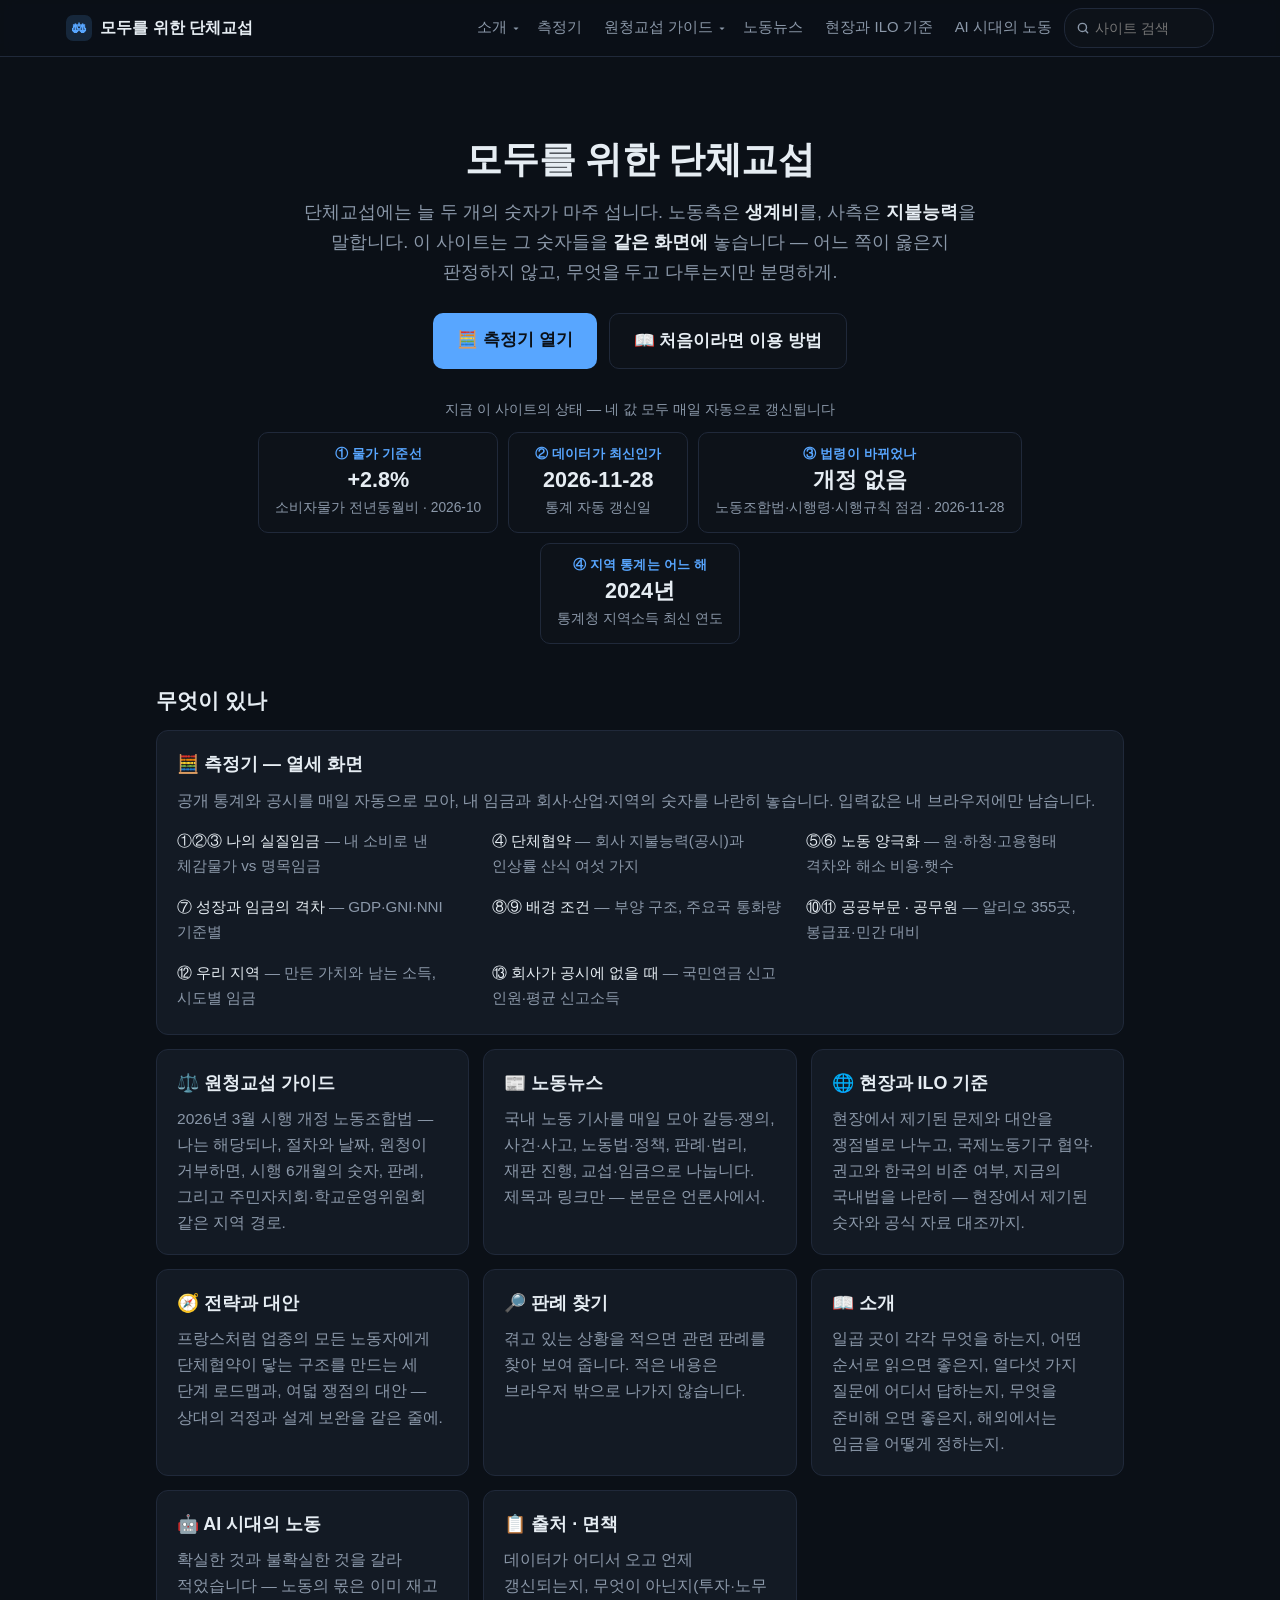
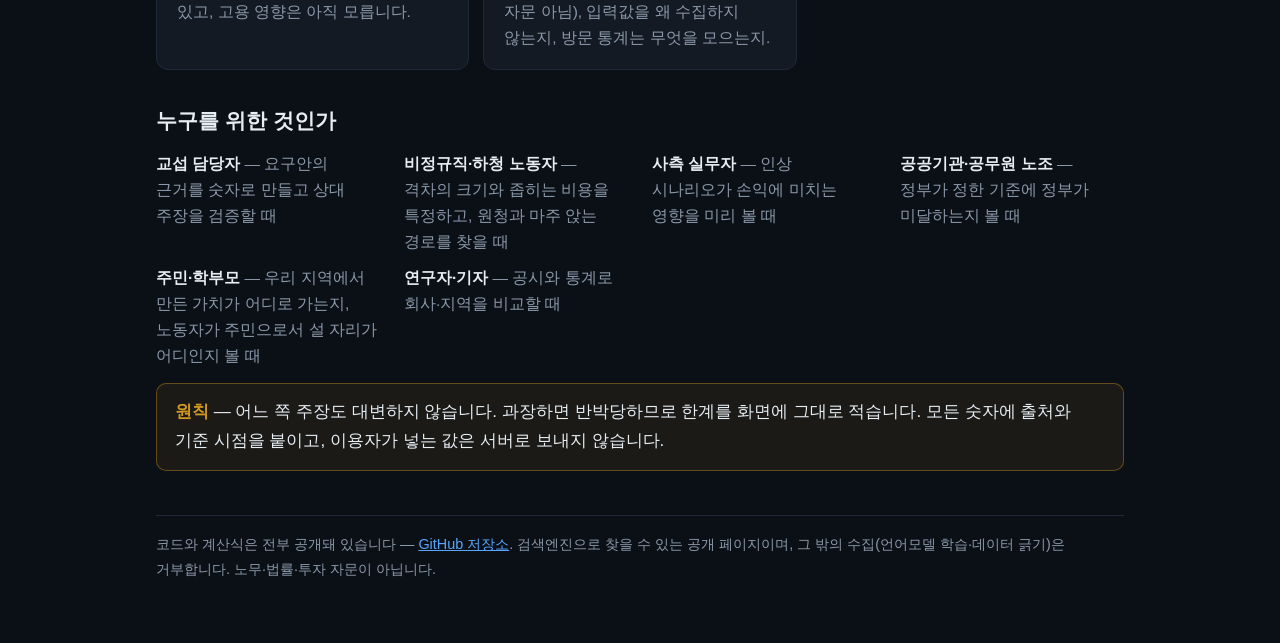
<file: docs/index.html>
<!DOCTYPE html>
<html lang="ko">
<head>
<meta charset="utf-8">
<meta name="viewport" content="width=device-width,initial-scale=1">
<meta name="referrer" content="no-referrer">
<title>모두를 위한 단체교섭</title>
<meta name="description" content="단체교섭의 양쪽 숫자를 같은 화면에 놓는 곳 — 실질임금·지불능력·격차를 재는 측정기, 원청교섭 가이드, 노동뉴스, 현장과 ILO 기준, 전략과 대안.">
<meta name="naver-site-verification" content="4ecd7808f9dfc1121a3051c95d607d944e4637fe" />
<link rel="canonical" href="https://xn--9d0b29hf1nhhl.kr/">
<meta property="og:type" content="website">
<meta property="og:site_name" content="모두를 위한 단체교섭">
<meta property="og:locale" content="ko_KR">
<meta property="og:title" content="모두를 위한 단체교섭">
<meta property="og:description" content="단체교섭의 양쪽 숫자를 같은 화면에 놓는 곳 — 실질임금·지불능력·격차를 재는 측정기, 원청교섭 가이드, 노동뉴스, 현장과 ILO 기준, 전략과 대안.">
<meta property="og:url" content="https://xn--9d0b29hf1nhhl.kr/">
<script>
/* 옛 링크 호환 — 측정기가 루트에 있던 시절의 주소(#c5, #sec4 …)로 들어오면 측정기로 넘긴다 */
(function(){function go(){var h=location.hash;if(/^#(c|sec)\d+$/.test(h))location.replace('./measure.html'+h);}go();addEventListener('hashchange',go);})();
</script>
<style>
  :root{--bg:#0b1017;--card:#131a24;--line:#20293a;--tx:#e6edf3;--mut:#8b98a9;
        --grn:#3fb950;--red:#f85149;--amb:#d29922;--acc:#58a6ff;}
  *{box-sizing:border-box}
  body{margin:0;background:var(--bg);color:var(--tx);
       font-family:-apple-system,BlinkMacSystemFont,"Segoe UI","Malgun Gothic",sans-serif;
       font-size:17px;line-height:1.68;word-break:keep-all;overflow-wrap:break-word}
  .wrap{max-width:1000px;margin:0 auto;padding:24px 16px 60px}
  .nav{display:flex;gap:6px;flex-wrap:wrap;margin:4px 0 0}
  .nav a{color:var(--mut);text-decoration:none;font-size:.95rem;padding:6px 13px;
         border:1px solid var(--line);border-radius:20px;background:#0d1219;white-space:nowrap}
  .nav a:hover{color:var(--tx);border-color:var(--acc)}
  .nav a.on{color:var(--tx);border-color:var(--acc);background:rgba(88,166,255,.12);font-weight:600}
  .hero{text-align:center;padding:56px 8px 36px}
  .hero h1{font-size:2.3rem;line-height:1.25;margin:0 0 14px;letter-spacing:-.01em}
  .hero p{font-size:1.12rem;color:var(--mut);max-width:680px;margin:0 auto 26px}
  .hero p b{color:var(--tx)}
  .btns{display:flex;gap:12px;justify-content:center;flex-wrap:wrap}
  .btn{display:inline-block;padding:13px 24px;border-radius:10px;font-weight:700;text-decoration:none;font-size:1.05rem}
  .btn.p{background:var(--acc);color:#0b1017}
  .btn.s{border:1px solid var(--line);color:var(--tx);background:#0d1219}
  .btn:hover{filter:brightness(1.12)}
  .now{display:flex;gap:10px;flex-wrap:wrap;justify-content:center;margin:6px 0 40px}
  .now div{background:#0d1219;border:1px solid var(--line);border-radius:10px;padding:10px 16px;min-width:180px;text-align:center}
  .now b{display:block;font-size:1.35rem;font-variant-numeric:tabular-nums;line-height:1.2}
  .now span{color:var(--mut);font-size:.86rem}
  .now i{display:block;font-style:normal;color:var(--acc);font-size:.8rem;font-weight:700;letter-spacing:.02em;margin-bottom:3px}
  .nowcap{text-align:center;color:var(--mut);font-size:.9rem;margin:-8px 0 10px}
  h2{font-size:1.3rem;margin:34px 0 12px}
  .grid{display:grid;grid-template-columns:repeat(auto-fit,minmax(280px,1fr));gap:14px}
  .card{display:block;background:var(--card);border:1px solid var(--line);border-radius:12px;padding:18px 20px;
        color:var(--tx);text-decoration:none;transition:border-color .15s}
  .card:hover{border-color:var(--acc)}
  .card h3{margin:0 0 8px;font-size:1.12rem}
  .card p{margin:0;color:var(--mut);font-size:.97rem}
  .card.wide{grid-column:1/-1}
  .list{display:grid;grid-template-columns:repeat(auto-fit,minmax(220px,1fr));gap:6px 18px;margin-top:10px}
  .list a{color:var(--tx);text-decoration:none;font-size:.95rem;padding:4px 0;border-bottom:1px dashed transparent}
  .list a:hover{color:var(--acc);border-bottom-color:var(--acc)}
  .list a span{color:var(--mut)}
  .who{display:grid;grid-template-columns:repeat(auto-fit,minmax(220px,1fr));gap:10px 24px;margin:0;padding:0;list-style:none}
  .who li{color:var(--mut);font-size:.97rem}
  .who b{color:var(--tx)}
  .rule{border:1px solid rgba(210,153,34,.4);background:rgba(210,153,34,.08);border-radius:10px;padding:14px 18px;margin-top:14px}
  .rule b{color:var(--amb)}
  footer{color:var(--mut);font-size:.9rem;border-top:1px solid var(--line);margin-top:44px;padding-top:16px;line-height:1.8}
  footer a{color:var(--acc)}
  @media (max-width:600px){.hero{padding:36px 4px 24px}.hero h1{font-size:1.75rem}}
</style>
<link rel="stylesheet" href="./site.css?v=a202611053">
</head>
<body>
<div class="topbar noprint" id="topbar" role="banner"><div class="tb-in">
  <a class="brand" href="./"><i>⚖</i>모두를 위한 단체교섭</a>
  <button class="burger" type="button" aria-label="메뉴 열기" aria-expanded="false" aria-controls="sitemenu">☰</button>
  <nav class="menu" id="sitemenu" aria-label="사이트 메뉴">
    <div class="grp"><a href="./guide.html">소개</a><button class="caret" type="button" aria-label="소개 하위 메뉴" aria-expanded="false">▾</button><div class="sub"><a href="./about.html">출처 · 면책</a></div></div>
    <a href="./measure.html">측정기</a>
    <div class="grp"><a href="./labor.html">원청교섭 가이드</a><button class="caret" type="button" aria-label="원청교섭 가이드 하위 메뉴" aria-expanded="false">▾</button><div class="sub"><a href="./strategy.html">전략과 대안</a><a href="./prec.html">판례 찾기</a></div></div>
    <a href="./news.html">노동뉴스</a>
    <a href="./ilo.html">현장과 ILO 기준</a>
    <a href="./future.html">AI 시대의 노동</a>
    <form class="search" role="search" onsubmit="return false"><input type="search" placeholder="사이트 검색" aria-label="사이트 검색" autocomplete="off"><div class="results" hidden></div></form>
  </nav>
</div></div><!-- /topbar -->
<div class="wrap">

<section class="hero">
  <h1>모두를 위한 단체교섭</h1>
  <p>단체교섭에는 늘 두 개의 숫자가 마주 섭니다. 노동측은 <b>생계비</b>를, 사측은 <b>지불능력</b>을 말합니다.
    이 사이트는 그 숫자들을 <b>같은 화면에</b> 놓습니다 — 어느 쪽이 옳은지 판정하지 않고, 무엇을 두고 다투는지만 분명하게.</p>
  <div class="btns">
    <a class="btn p" href="./measure.html">🧮 측정기 열기</a>
    <a class="btn s" href="./guide.html">📖 처음이라면 이용 방법</a>
  </div>
</section>

<div class="nowcap" id="nowcap" hidden>지금 이 사이트의 상태 — 네 값 모두 매일 자동으로 갱신됩니다</div>
<div class="now" id="now" hidden></div>

<h2>무엇이 있나</h2>
<div class="grid">
  <div class="card wide">
    <h3><a href="./measure.html" style="color:inherit;text-decoration:none">🧮 측정기 — 열세 화면</a></h3>
    <p>공개 통계와 공시를 매일 자동으로 모아, 내 임금과 회사·산업·지역의 숫자를 나란히 놓습니다. 입력값은 내 브라우저에만 남습니다.</p>
    <div class="list">
      <a href="./measure.html#c1">①②③ 나의 실질임금 <span>— 내 소비로 낸 체감물가 vs 명목임금</span></a>
      <a href="./measure.html#c4">④ 단체협약 <span>— 회사 지불능력(공시)과 인상률 산식 여섯 가지</span></a>
      <a href="./measure.html#c5">⑤⑥ 노동 양극화 <span>— 원·하청·고용형태 격차와 해소 비용·햇수</span></a>
      <a href="./measure.html#c7">⑦ 성장과 임금의 격차 <span>— GDP·GNI·NNI 기준별</span></a>
      <a href="./measure.html#c8">⑧⑨ 배경 조건 <span>— 부양 구조, 주요국 통화량</span></a>
      <a href="./measure.html#c10">⑩⑪ 공공부문 · 공무원 <span>— 알리오 355곳, 봉급표·민간 대비</span></a>
      <a href="./measure.html#c12">⑫ 우리 지역 <span>— 만든 가치와 남는 소득, 시도별 임금</span></a>
      <a href="./measure.html#c13">⑬ 회사가 공시에 없을 때 <span>— 국민연금 신고 인원·평균 신고소득</span></a>
    </div>
  </div>
  <a class="card" href="./labor.html">
    <h3>⚖️ 원청교섭 가이드</h3>
    <p>2026년 3월 시행 개정 노동조합법 — 나는 해당되나, 절차와 날짜, 원청이 거부하면, 시행 6개월의 숫자, 판례, 그리고 주민자치회·학교운영위원회 같은 지역 경로.</p>
  </a>
  <a class="card" href="./news.html">
    <h3>📰 노동뉴스</h3>
    <p>국내 노동 기사를 매일 모아 갈등·쟁의, 사건·사고, 노동법·정책, 판례·법리, 재판 진행, 교섭·임금으로 나눕니다. 제목과 링크만 — 본문은 언론사에서.</p>
  </a>
  <a class="card" href="./ilo.html">
    <h3>🌐 현장과 ILO 기준</h3>
    <p>현장에서 제기된 문제와 대안을 쟁점별로 나누고, 국제노동기구 협약·권고와 한국의 비준 여부, 지금의 국내법을 나란히 — 현장에서 제기된 숫자와 공식 자료 대조까지.</p>
  </a>
  <a class="card" href="./strategy.html">
    <h3>🧭 전략과 대안</h3>
    <p>프랑스처럼 업종의 모든 노동자에게 단체협약이 닿는 구조를 만드는 세 단계 로드맵과, 여덟 쟁점의 대안 — 상대의 걱정과 설계 보완을 같은 줄에.</p>
  </a>
  <a class="card" href="./prec.html">
    <h3>🔎 판례 찾기</h3>
    <p>겪고 있는 상황을 적으면 관련 판례를 찾아 보여 줍니다. 적은 내용은 브라우저 밖으로 나가지 않습니다.</p>
  </a>
  <a class="card" href="./guide.html">
    <h3>📖 소개</h3>
    <p>일곱 곳이 각각 무엇을 하는지, 어떤 순서로 읽으면 좋은지, 열다섯 가지 질문에 어디서 답하는지, 무엇을 준비해 오면 좋은지, 해외에서는 임금을 어떻게 정하는지.</p>
  </a>
  <a class="card" href="./future.html">
    <h3>🤖 AI 시대의 노동</h3>
    <p>확실한 것과 불확실한 것을 갈라 적었습니다 — 노동의 몫은 이미 재고 있고, 고용 영향은 아직 모릅니다.</p>
  </a>
  <a class="card" href="./about.html">
    <h3>📋 출처 · 면책</h3>
    <p>데이터가 어디서 오고 언제 갱신되는지, 무엇이 아닌지(투자·노무 자문 아님), 입력값을 왜 수집하지 않는지, 방문 통계는 무엇을 모으는지.</p>
  </a>
</div>

<h2>누구를 위한 것인가</h2>
<ul class="who">
  <li><b>교섭 담당자</b> — 요구안의 근거를 숫자로 만들고 상대 주장을 검증할 때</li>
  <li><b>비정규직·하청 노동자</b> — 격차의 크기와 좁히는 비용을 특정하고, 원청과 마주 앉는 경로를 찾을 때</li>
  <li><b>사측 실무자</b> — 인상 시나리오가 손익에 미치는 영향을 미리 볼 때</li>
  <li><b>공공기관·공무원 노조</b> — 정부가 정한 기준에 정부가 미달하는지 볼 때</li>
  <li><b>주민·학부모</b> — 우리 지역에서 만든 가치가 어디로 가는지, 노동자가 주민으로서 설 자리가 어디인지 볼 때</li>
  <li><b>연구자·기자</b> — 공시와 통계로 회사·지역을 비교할 때</li>
</ul>
<div class="rule"><b>원칙</b> — 어느 쪽 주장도 대변하지 않습니다. 과장하면 반박당하므로 한계를 화면에 그대로 적습니다.
  모든 숫자에 출처와 기준 시점을 붙이고, 이용자가 넣는 값은 서버로 보내지 않습니다.</div>

<footer>
  코드와 계산식은 전부 공개돼 있습니다 — <a href="https://github.com/15678910/lprc" target="_blank" rel="noopener noreferrer">GitHub 저장소</a>.
  검색엔진으로 찾을 수 있는 공개 페이지이며, 그 밖의 수집(언어모델 학습·데이터 긁기)은 거부합니다.
  노무·법률·투자 자문이 아닙니다.
</footer>
</div>
<script>
/* 홈이 살아 있다는 표시 — 자동 갱신되는 값 몇 개. 어느 하나라도 못 받으면 그 칸만 뺀다. */
(function(){
  var box=document.getElementById('now'), cells=[];
  function add(t,v,l){cells.push('<div><i>'+t+'</i><b>'+v+'</b><span>'+l+'</span></div>')}
  function get(u){return fetch(u+'?v='+Date.now(),{cache:'no-store'}).then(function(r){return r.ok?r.json():null}).catch(function(){return null})}
  Promise.all([get('./money_macro.json'),get('./law_watch.json'),get('./region.json')]).then(function(a){
    var m=a[0],w=a[1],r=a[2];
    if(m&&m.cpi_items&&m.cpi_items.total_yoy_pct!=null){
      var v=Number(m.cpi_items.total_yoy_pct); add('① 물가 기준선',(v>=0?'+':'')+v.toFixed(1)+'%','소비자물가 전년동월비 · '+(m.cpi_items.asof||''));
    }
    if(m&&m.generated_at) add('② 데이터가 최신인가',String(m.generated_at).slice(0,10),'통계 자동 갱신일');
    if(w&&w.checked_at) add('③ 법령이 바뀌었나',w.any_changed?'개정 감지':'개정 없음','노동조합법·시행령·시행규칙 점검 · '+w.checked_at);
    if(r&&r.years&&r.years.length) add('④ 지역 통계는 어느 해',r.years[r.years.length-1]+'년','통계청 지역소득 최신 연도');
    if(cells.length){box.innerHTML=cells.join(''); box.hidden=false; document.getElementById('nowcap').hidden=false;}
  });
})();
</script>
<script src="./site.js?v=a202611053" defer></script>
</body>
</html>
</file>
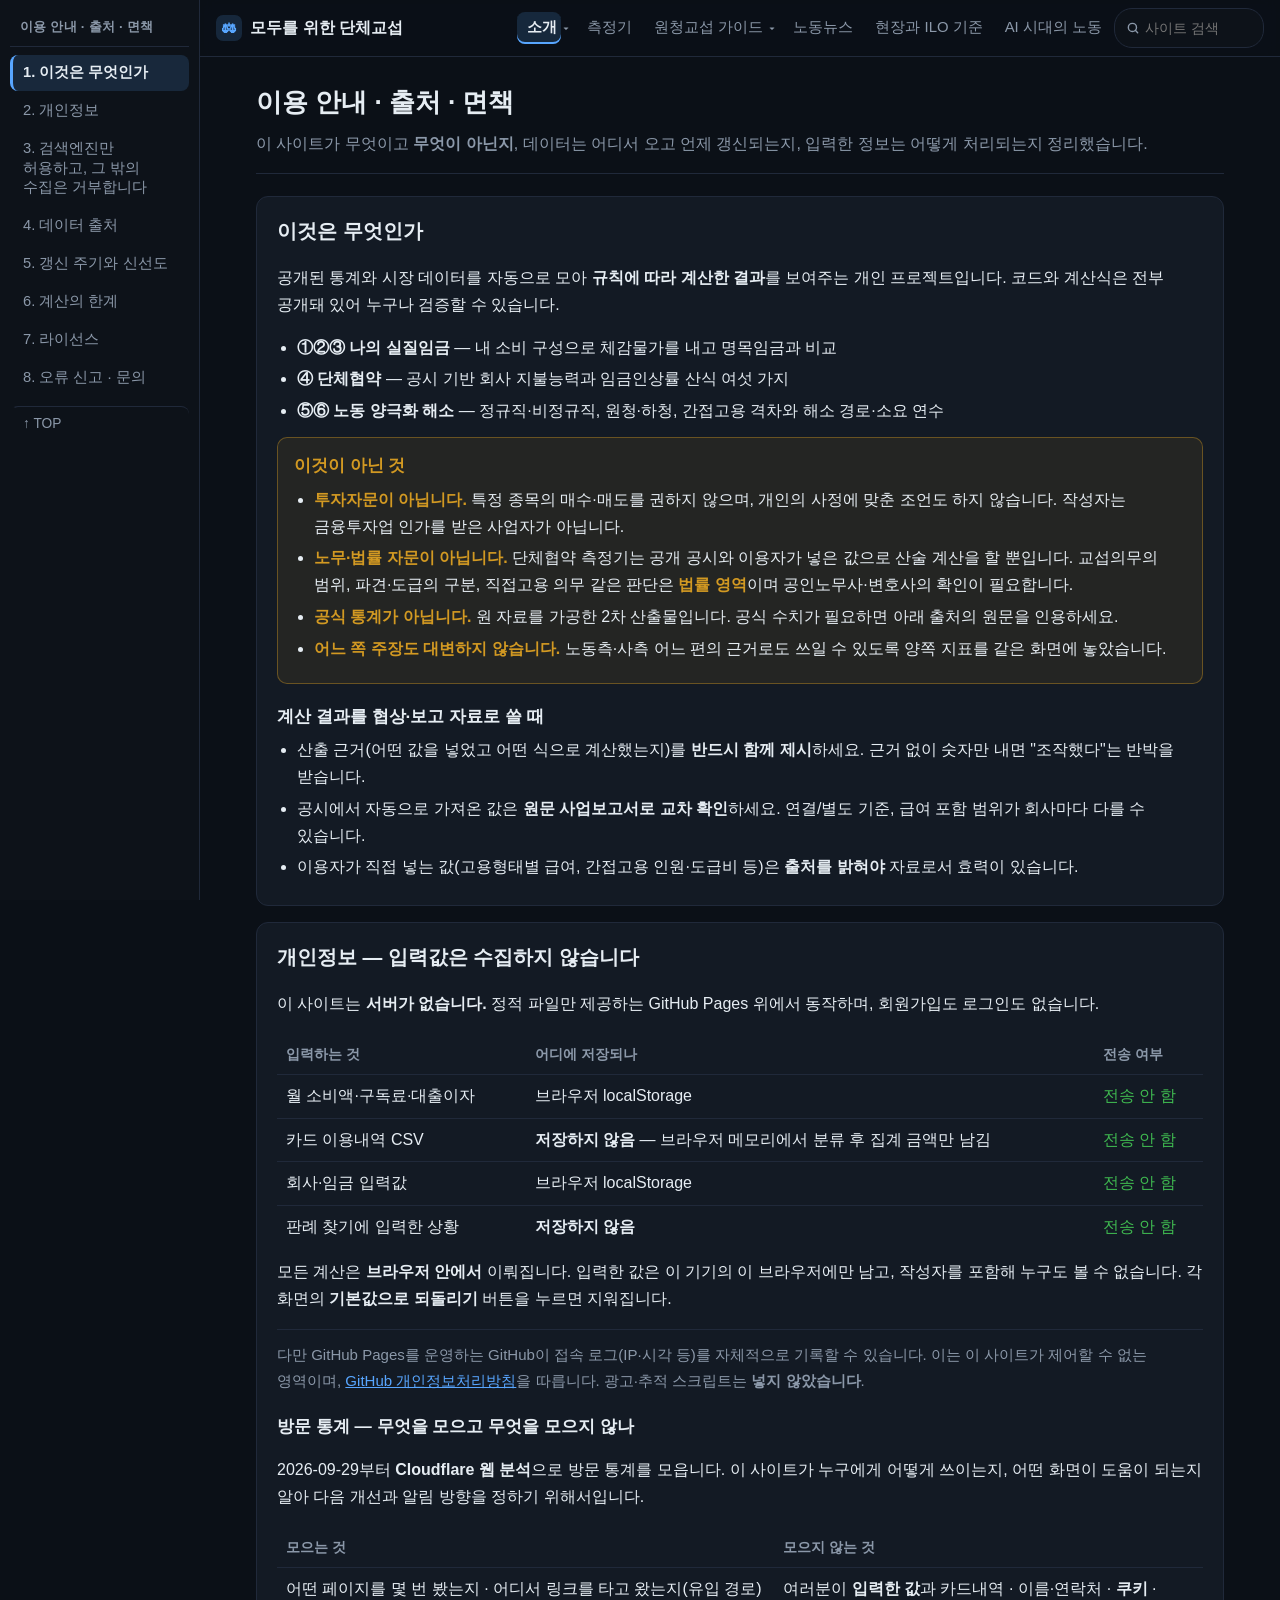
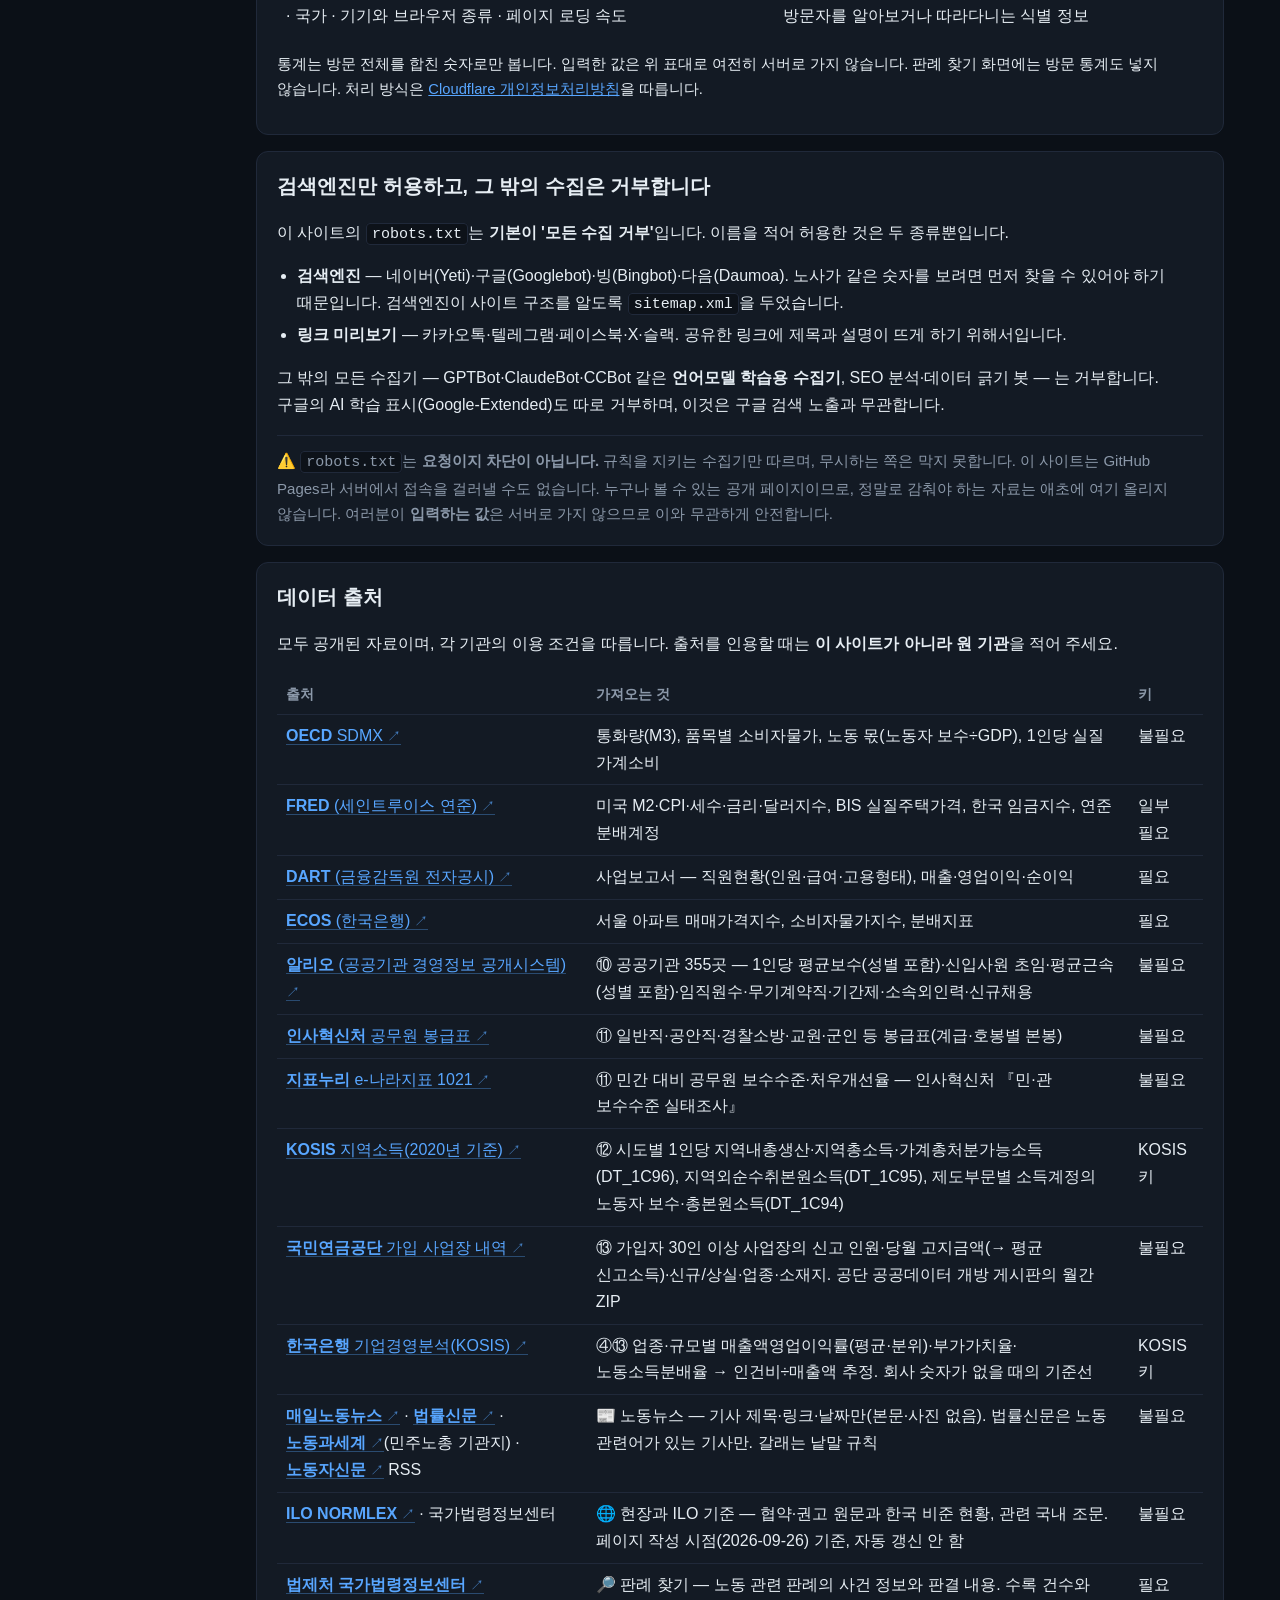
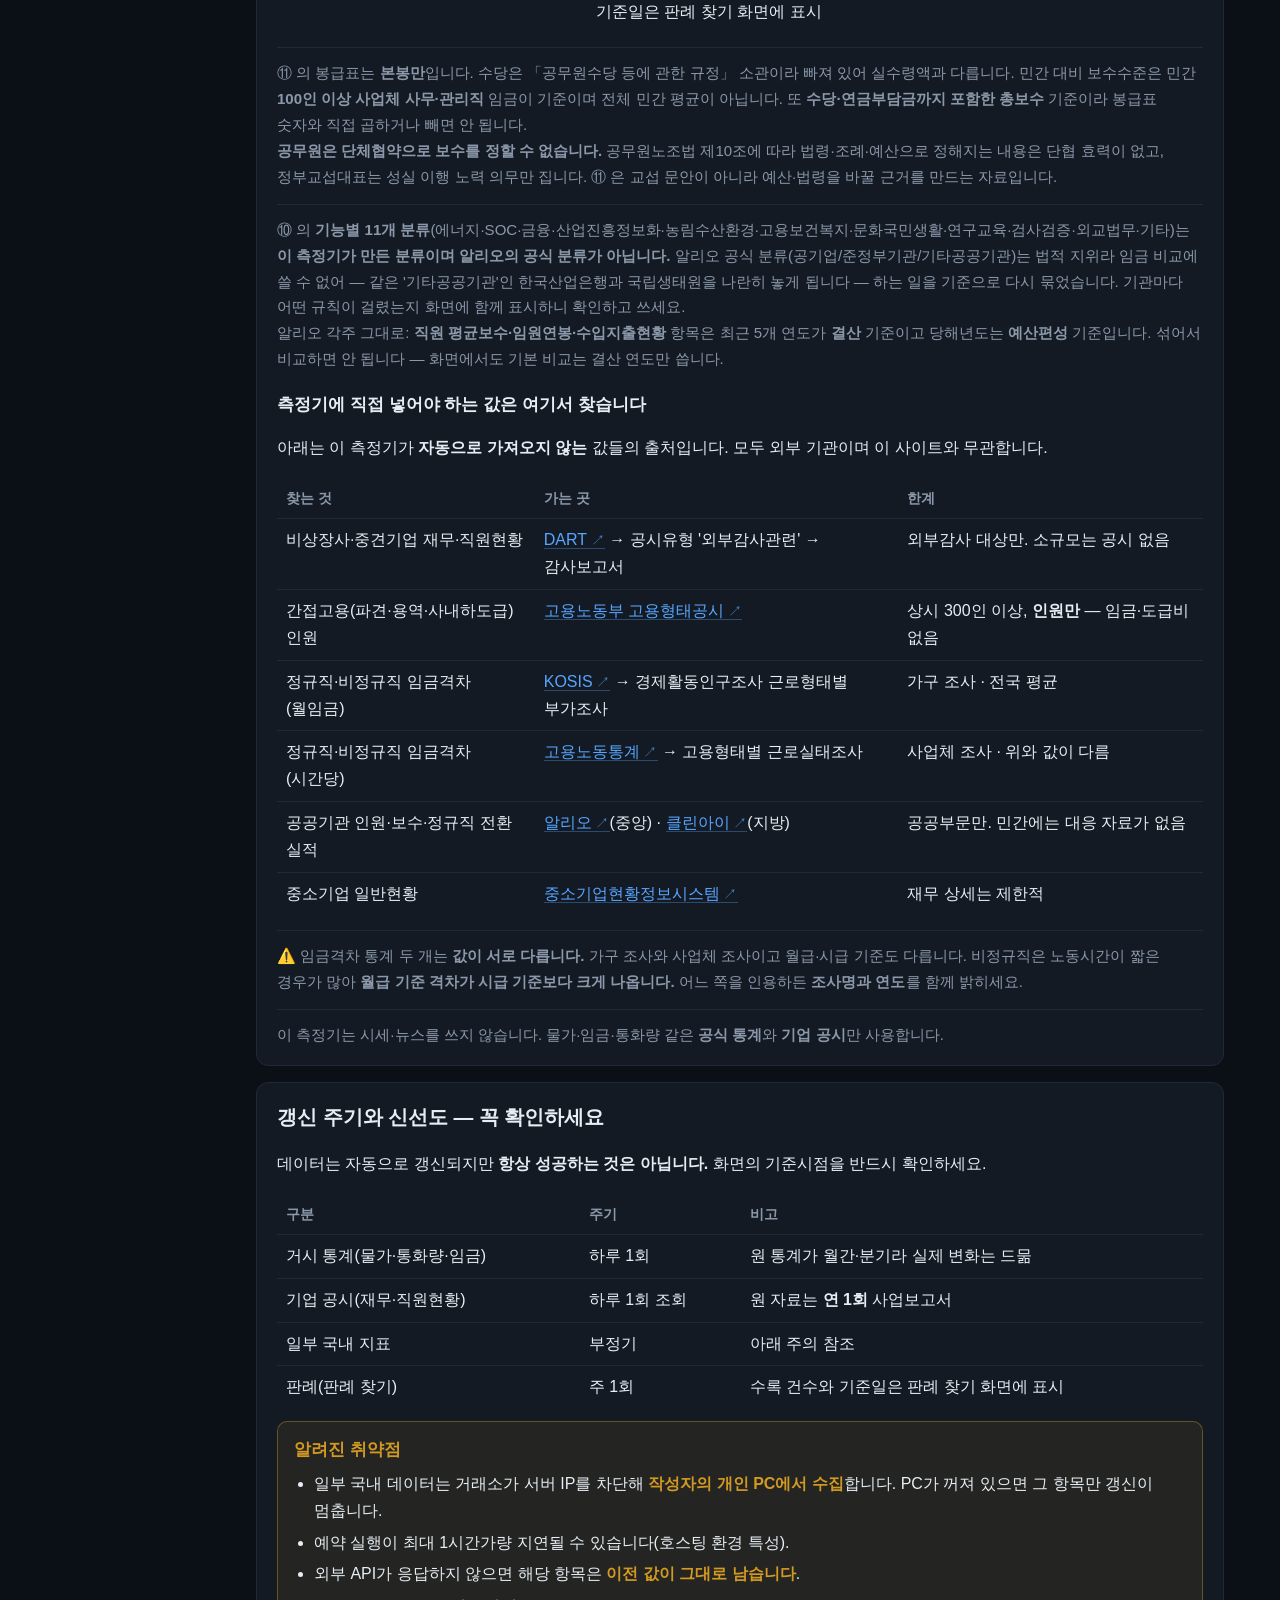
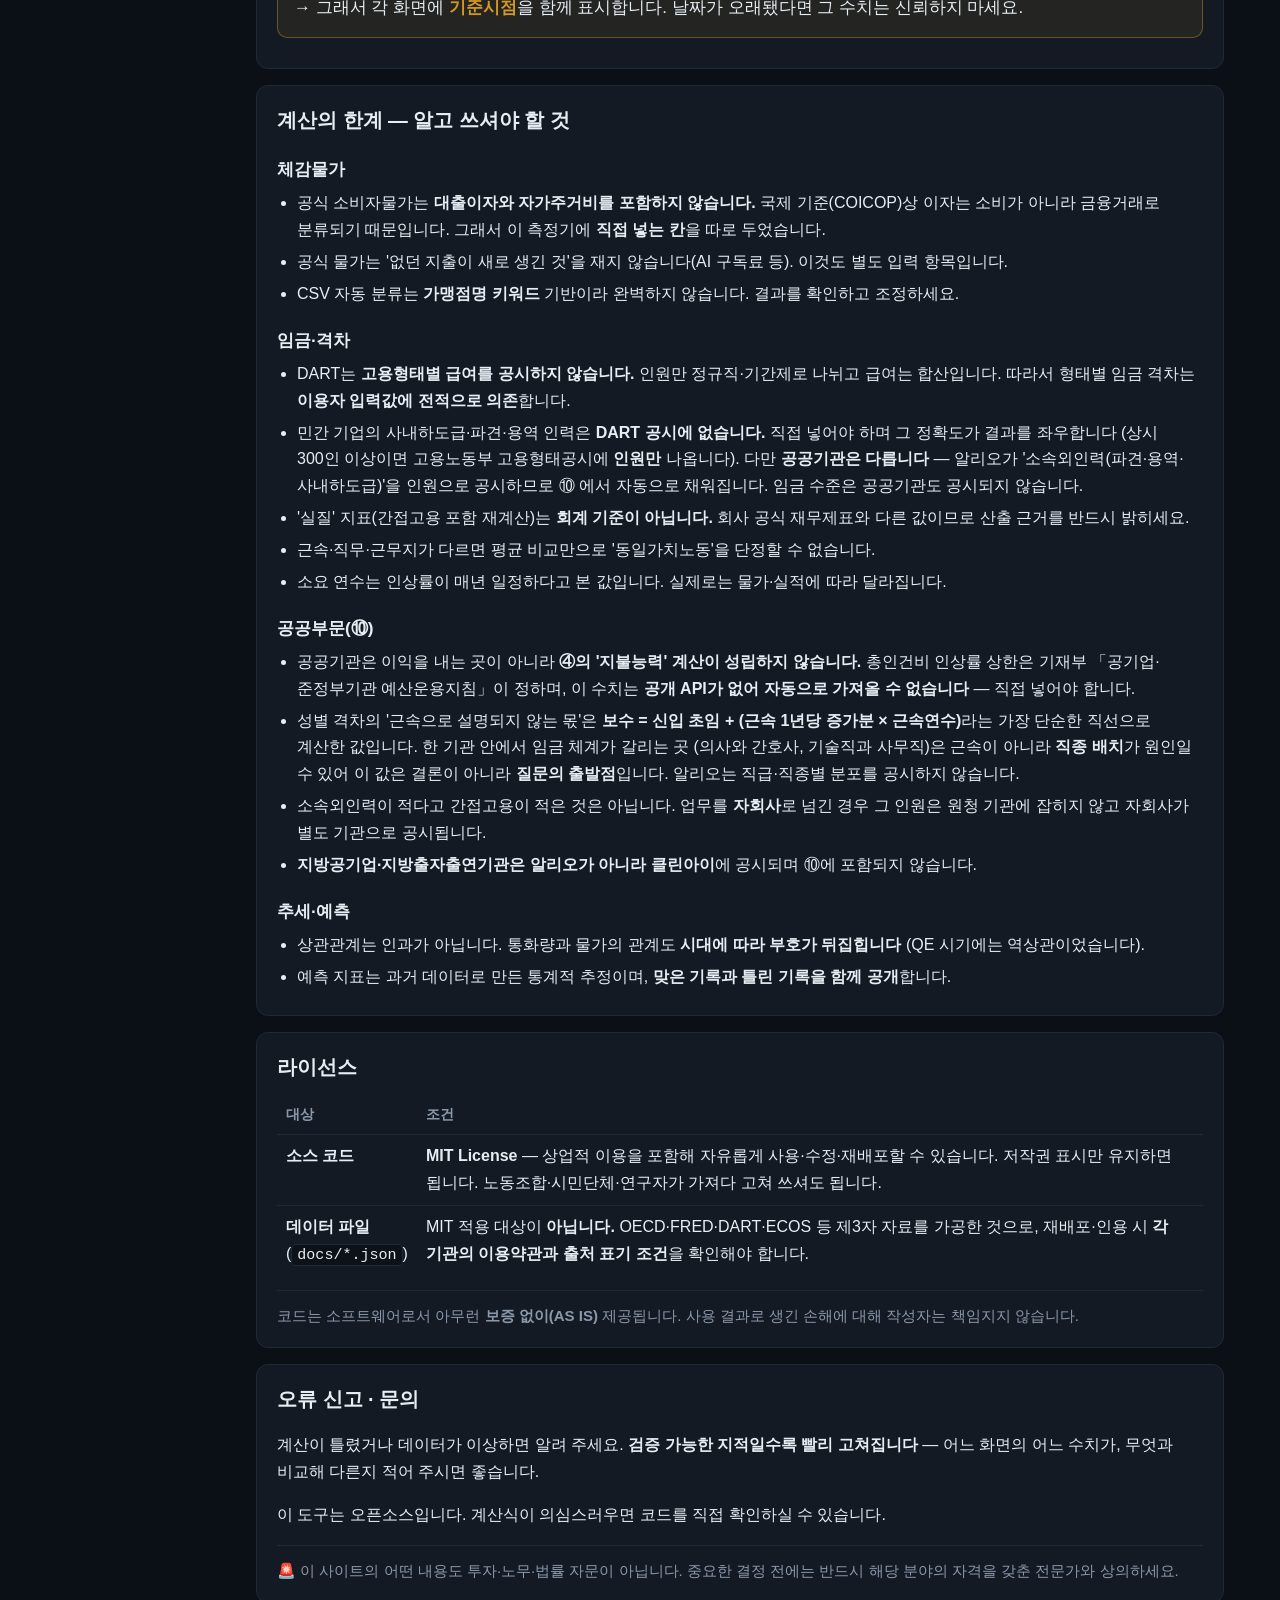
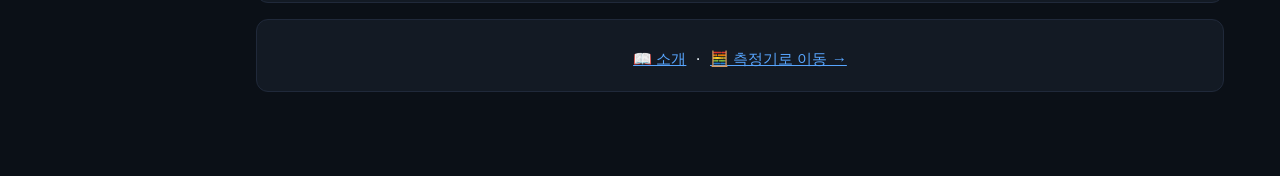
<file: docs/about.html>
<!DOCTYPE html>
<html lang="ko">
<head>
<meta charset="utf-8">
<meta name="viewport" content="width=device-width,initial-scale=1">
<meta name="referrer" content="no-referrer">
<title>이용 안내 · 출처 · 면책 — 모두를 위한 단체교섭</title>
<meta name="description" content="이 사이트가 무엇이고 무엇이 아닌지, 데이터 출처와 갱신 주기, 개인정보 처리 방식, 라이선스를 정리했습니다.">
<link rel="canonical" href="https://xn--9d0b29hf1nhhl.kr/about.html">
<meta property="og:type" content="website">
<meta property="og:site_name" content="모두를 위한 단체교섭">
<meta property="og:locale" content="ko_KR">
<meta property="og:title" content="이용 안내 · 출처 · 면책 — 모두를 위한 단체교섭">
<meta property="og:description" content="이 사이트가 무엇이고 무엇이 아닌지, 데이터 출처와 갱신 주기, 개인정보 처리 방식, 라이선스를 정리했습니다.">
<meta property="og:url" content="https://xn--9d0b29hf1nhhl.kr/about.html">
<style>
  :root{--bg:#0b1017;--card:#131a24;--line:#20293a;--tx:#e6edf3;--mut:#8b98a9;
        --grn:#3fb950;--red:#f85149;--amb:#d29922;--acc:#58a6ff;}
  *{box-sizing:border-box}
  body{margin:0;background:var(--bg);color:var(--tx);
       font-family:-apple-system,BlinkMacSystemFont,"Segoe UI","Malgun Gothic",sans-serif;
       font-size:17px;line-height:1.68;
       word-break:keep-all;overflow-wrap:break-word}
  .wrap{max-width:1000px;margin:0 auto;padding:24px 16px 70px}
  header{border-bottom:1px solid var(--line);padding-bottom:16px;margin-bottom:22px}
  h1{font-size:1.62rem;margin:0 0 6px}
  .sub{color:var(--mut);font-size:1rem}
  a.ext{color:var(--acc);text-decoration:none;border-bottom:1px solid rgba(88,166,255,.35)}
  a.ext:hover{border-bottom-color:var(--acc);background:rgba(88,166,255,.1)}
  a.ext::after{content:" ↗";font-size:.85em;opacity:.7}
  .nav{display:flex;gap:6px;flex-wrap:wrap;margin:10px 0 12px}
  .nav a{color:var(--mut);text-decoration:none;font-size:.95rem;padding:6px 13px;
         border:1px solid var(--line);border-radius:20px;background:#0d1219;white-space:nowrap}
  .nav a:hover{color:var(--tx);border-color:var(--acc)}
  .nav a.on{color:var(--tx);border-color:var(--acc);background:rgba(88,166,255,.12);font-weight:600}
  .card{background:var(--card);border:1px solid var(--line);border-radius:12px;padding:18px 20px;margin-bottom:16px}
  .card h2{font-size:1.24rem;margin:0 0 10px}
  h3{font-size:1.08rem;margin:18px 0 6px;color:var(--tx)}
  p,li{font-size:1rem}
  ul{padding-left:20px;margin:6px 0}
  li{margin-bottom:5px}
  table{width:100%;border-collapse:collapse;margin-top:8px}
  th,td{padding:8px 9px;text-align:left;font-size:1rem;border-top:1px solid var(--line);vertical-align:top}
  th{color:var(--mut);font-weight:600;font-size:.9rem;border-top:none}
  a{color:var(--acc)}
  .note{color:var(--mut);font-size:.94rem;line-height:1.72;border-top:1px solid var(--line);padding-top:12px;margin-top:14px}
  .warn-box{background:rgba(210,153,34,.09);border:1px solid rgba(210,153,34,.4);
            border-radius:10px;padding:14px 16px;margin:12px 0}
  .warn-box b{color:var(--amb)}
  .ok{color:var(--grn)}.no{color:var(--red)}
  .back{display:inline-block;margin-top:8px;font-size:.95rem}
  code{background:#0d1219;border:1px solid var(--line);border-radius:4px;padding:1px 5px;font-size:.94rem}
  @media print{
    body{background:#fff;color:#000;font-size:14.5px}
    .card{background:#fff;border-color:#bbb}
    .note,th{color:#444} a{color:#000}
  }
</style>
<link rel="stylesheet" href="./site.css?v=a202611053">
</head>
<body>
<div class="topbar noprint" id="topbar" role="banner"><div class="tb-in">
  <a class="brand" href="./"><i>⚖</i>모두를 위한 단체교섭</a>
  <button class="burger" type="button" aria-label="메뉴 열기" aria-expanded="false" aria-controls="sitemenu">☰</button>
  <nav class="menu" id="sitemenu" aria-label="사이트 메뉴">
    <div class="grp"><a href="./guide.html" class="on">소개</a><button class="caret" type="button" aria-label="소개 하위 메뉴" aria-expanded="false">▾</button><div class="sub"><a href="./about.html" class="on" aria-current="page">출처 · 면책</a></div></div>
    <a href="./measure.html">측정기</a>
    <div class="grp"><a href="./labor.html">원청교섭 가이드</a><button class="caret" type="button" aria-label="원청교섭 가이드 하위 메뉴" aria-expanded="false">▾</button><div class="sub"><a href="./strategy.html">전략과 대안</a><a href="./prec.html">판례 찾기</a></div></div>
    <a href="./news.html">노동뉴스</a>
    <a href="./ilo.html">현장과 ILO 기준</a>
    <a href="./future.html">AI 시대의 노동</a>
    <form class="search" role="search" onsubmit="return false"><input type="search" placeholder="사이트 검색" aria-label="사이트 검색" autocomplete="off"><div class="results" hidden></div></form>
  </nav>
</div></div><!-- /topbar -->
<div class="wrap">
<header>
  <h1>이용 안내 · 출처 · 면책</h1>
  <div class="sub">이 사이트가 무엇이고 <b>무엇이 아닌지</b>, 데이터는 어디서 오고 언제 갱신되는지,
    입력한 정보는 어떻게 처리되는지 정리했습니다.</div>
</header>

<div class="card">
  <h2>이것은 무엇인가</h2>
  <p>공개된 통계와 시장 데이터를 자동으로 모아 <b>규칙에 따라 계산한 결과</b>를 보여주는 개인 프로젝트입니다.
    코드와 계산식은 전부 공개돼 있어 누구나 검증할 수 있습니다.</p>
  <ul>
    <li><b>①②③ 나의 실질임금</b> — 내 소비 구성으로 체감물가를 내고 명목임금과 비교</li>
    <li><b>④ 단체협약</b> — 공시 기반 회사 지불능력과 임금인상률 산식 여섯 가지</li>
    <li><b>⑤⑥ 노동 양극화 해소</b> — 정규직·비정규직, 원청·하청, 간접고용 격차와 해소 경로·소요 연수</li>
  </ul>

  <div class="warn-box">
    <b>이것이 아닌 것</b>
    <ul style="margin-top:6px">
      <li><b class="no">투자자문이 아닙니다.</b> 특정 종목의 매수·매도를 권하지 않으며, 개인의 사정에 맞춘 조언도 하지 않습니다.
        작성자는 금융투자업 인가를 받은 사업자가 아닙니다.</li>
      <li><b class="no">노무·법률 자문이 아닙니다.</b> 단체협약 측정기는 공개 공시와 이용자가 넣은 값으로
        산술 계산을 할 뿐입니다. 교섭의무의 범위, 파견·도급의 구분, 직접고용 의무 같은 판단은
        <b>법률 영역</b>이며 공인노무사·변호사의 확인이 필요합니다.</li>
      <li><b class="no">공식 통계가 아닙니다.</b> 원 자료를 가공한 2차 산출물입니다.
        공식 수치가 필요하면 아래 출처의 원문을 인용하세요.</li>
      <li><b class="no">어느 쪽 주장도 대변하지 않습니다.</b> 노동측·사측 어느 편의 근거로도 쓰일 수 있도록
        양쪽 지표를 같은 화면에 놓았습니다.</li>
    </ul>
  </div>

  <h3>계산 결과를 협상·보고 자료로 쓸 때</h3>
  <ul>
    <li>산출 근거(어떤 값을 넣었고 어떤 식으로 계산했는지)를 <b>반드시 함께 제시</b>하세요.
      근거 없이 숫자만 내면 "조작했다"는 반박을 받습니다.</li>
    <li>공시에서 자동으로 가져온 값은 <b>원문 사업보고서로 교차 확인</b>하세요.
      연결/별도 기준, 급여 포함 범위가 회사마다 다를 수 있습니다.</li>
    <li>이용자가 직접 넣는 값(고용형태별 급여, 간접고용 인원·도급비 등)은
      <b>출처를 밝혀야</b> 자료로서 효력이 있습니다.</li>
  </ul>
</div>

<div class="card">
  <h2>개인정보 — 입력값은 수집하지 않습니다</h2>
  <p>이 사이트는 <b>서버가 없습니다.</b> 정적 파일만 제공하는 GitHub Pages 위에서 동작하며,
    회원가입도 로그인도 없습니다.</p>
  <table>
    <thead><tr><th>입력하는 것</th><th>어디에 저장되나</th><th>전송 여부</th></tr></thead>
    <tbody>
      <tr><td>월 소비액·구독료·대출이자</td><td>브라우저 localStorage</td><td class="ok">전송 안 함</td></tr>
      <tr><td>카드 이용내역 CSV</td><td><b>저장하지 않음</b> — 브라우저 메모리에서 분류 후 집계 금액만 남김</td><td class="ok">전송 안 함</td></tr>
      <tr><td>회사·임금 입력값</td><td>브라우저 localStorage</td><td class="ok">전송 안 함</td></tr>
      <tr><td>판례 찾기에 입력한 상황</td><td><b>저장하지 않음</b></td><td class="ok">전송 안 함</td></tr>
    </tbody>
  </table>
  <p style="margin-top:10px">모든 계산은 <b>브라우저 안에서</b> 이뤄집니다.
    입력한 값은 이 기기의 이 브라우저에만 남고, 작성자를 포함해 누구도 볼 수 없습니다.
    각 화면의 <b>기본값으로 되돌리기</b> 버튼을 누르면 지워집니다.</p>
  <div class="note">다만 GitHub Pages를 운영하는 GitHub이 접속 로그(IP·시각 등)를 자체적으로 기록할 수 있습니다.
    이는 이 사이트가 제어할 수 없는 영역이며,
    <a href="https://docs.github.com/site-policy/privacy-policies/github-privacy-statement" target="_blank" rel="noopener">GitHub 개인정보처리방침</a>을 따릅니다.
    광고·추적 스크립트는 <b>넣지 않았습니다</b>.</div>
  <h3 id="analytics">방문 통계 — 무엇을 모으고 무엇을 모으지 않나</h3>
  <p>2026-09-29부터 <b>Cloudflare 웹 분석</b>으로 방문 통계를 모읍니다. 이 사이트가 누구에게 어떻게 쓰이는지,
    어떤 화면이 도움이 되는지 알아 다음 개선과 알림 방향을 정하기 위해서입니다.</p>
  <table>
    <thead><tr><th>모으는 것</th><th>모으지 않는 것</th></tr></thead>
    <tbody>
      <tr><td>어떤 페이지를 몇 번 봤는지 · 어디서 링크를 타고 왔는지(유입 경로) · 국가 · 기기와 브라우저 종류 · 페이지 로딩 속도</td>
        <td>여러분이 <b>입력한 값</b>과 카드내역 · 이름·연락처 · <b>쿠키</b> · 방문자를 알아보거나 따라다니는 식별 정보</td></tr>
    </tbody>
  </table>
  <p class="muted" style="font-size:.92rem">통계는 방문 전체를 합친 숫자로만 봅니다. 입력한 값은 위 표대로 여전히 서버로 가지 않습니다.
    판례 찾기 화면에는 방문 통계도 넣지 않습니다.
    처리 방식은 <a href="https://www.cloudflare.com/privacypolicy/" target="_blank" rel="noopener noreferrer">Cloudflare 개인정보처리방침</a>을 따릅니다.</p>
</div>

<div class="card">
  <h2>검색엔진만 허용하고, 그 밖의 수집은 거부합니다</h2>
  <p>이 사이트의 <code>robots.txt</code>는 <b>기본이 '모든 수집 거부'</b>입니다. 이름을 적어 허용한 것은 두 종류뿐입니다.</p>
  <ul>
    <li><b>검색엔진</b> — 네이버(Yeti)·구글(Googlebot)·빙(Bingbot)·다음(Daumoa). 노사가 같은 숫자를 보려면 먼저 찾을 수 있어야 하기 때문입니다. 검색엔진이 사이트 구조를 알도록 <code>sitemap.xml</code>을 두었습니다.</li>
    <li><b>링크 미리보기</b> — 카카오톡·텔레그램·페이스북·X·슬랙. 공유한 링크에 제목과 설명이 뜨게 하기 위해서입니다.</li>
  </ul>
  <p>그 밖의 모든 수집기 — GPTBot·ClaudeBot·CCBot 같은 <b>언어모델 학습용 수집기</b>, SEO 분석·데이터 긁기 봇 — 는 거부합니다.
    구글의 AI 학습 표시(Google-Extended)도 따로 거부하며, 이것은 구글 검색 노출과 무관합니다.</p>
  <div class="note">⚠️ <code>robots.txt</code>는 <b>요청이지 차단이 아닙니다.</b>
    규칙을 지키는 수집기만 따르며, 무시하는 쪽은 막지 못합니다. 이 사이트는 GitHub Pages라 서버에서 접속을 걸러낼 수도 없습니다.
    누구나 볼 수 있는 공개 페이지이므로, 정말로 감춰야 하는 자료는 애초에 여기 올리지 않습니다.
    여러분이 <b>입력하는 값</b>은 서버로 가지 않으므로 이와 무관하게 안전합니다.</div>
</div>

<div class="card">
  <h2>데이터 출처</h2>
  <p>모두 공개된 자료이며, 각 기관의 이용 조건을 따릅니다.
    출처를 인용할 때는 <b>이 사이트가 아니라 원 기관</b>을 적어 주세요.</p>
  <table>
    <thead><tr><th>출처</th><th>가져오는 것</th><th>키</th></tr></thead>
    <tbody>
      <tr><td><a class="ext" href="https://data.oecd.org" target="_blank" rel="noopener noreferrer"><b>OECD</b> SDMX</a></td><td>통화량(M3), 품목별 소비자물가, 노동 몫(노동자 보수÷GDP), 1인당 실질 가계소비</td><td>불필요</td></tr>
      <tr><td><a class="ext" href="https://fred.stlouisfed.org" target="_blank" rel="noopener noreferrer"><b>FRED</b> (세인트루이스 연준)</a></td><td>미국 M2·CPI·세수·금리·달러지수, BIS 실질주택가격, 한국 임금지수, 연준 분배계정</td><td>일부 필요</td></tr>
      <tr><td><a class="ext" href="https://dart.fss.or.kr" target="_blank" rel="noopener noreferrer"><b>DART</b> (금융감독원 전자공시)</a></td><td>사업보고서 — 직원현황(인원·급여·고용형태), 매출·영업이익·순이익</td><td>필요</td></tr>
      <tr><td><a class="ext" href="https://ecos.bok.or.kr" target="_blank" rel="noopener noreferrer"><b>ECOS</b> (한국은행)</a></td><td>서울 아파트 매매가격지수, 소비자물가지수, 분배지표</td><td>필요</td></tr>
      <tr><td><a class="ext" href="https://alio.go.kr/statisticsSearch/singleStatisticsSearch.do" target="_blank" rel="noopener noreferrer"><b>알리오</b> (공공기관 경영정보 공개시스템)</a></td><td>⑩ 공공기관 355곳 — 1인당 평균보수(성별 포함)·신입사원 초임·평균근속(성별 포함)·임직원수·무기계약직·기간제·소속외인력·신규채용</td><td>불필요</td></tr>
      <tr><td><a class="ext" href="https://www.mpm.go.kr/mpm/info/resultPay/bizSalary/" target="_blank" rel="noopener noreferrer"><b>인사혁신처</b> 공무원 봉급표</a></td><td>⑪ 일반직·공안직·경찰소방·교원·군인 등 봉급표(계급·호봉별 본봉)</td><td>불필요</td></tr>
      <tr><td><a class="ext" href="https://www.index.go.kr/unity/potal/main/EachDtlPageDetail.do?idx_cd=1021" target="_blank" rel="noopener noreferrer"><b>지표누리</b> e-나라지표 1021</a></td><td>⑪ 민간 대비 공무원 보수수준·처우개선율 — 인사혁신처 『민·관 보수수준 실태조사』</td><td>불필요</td></tr>
      <tr><td><a class="ext" href="https://kosis.kr/statHtml/statHtml.do?orgId=101&amp;tblId=DT_1C96" target="_blank" rel="noopener noreferrer"><b>KOSIS</b> 지역소득(2020년 기준)</a></td><td>⑫ 시도별 1인당 지역내총생산·지역총소득·가계총처분가능소득(DT_1C96), 지역외순수취본원소득(DT_1C95), 제도부문별 소득계정의 노동자 보수·총본원소득(DT_1C94)</td><td>KOSIS 키</td></tr>
      <tr><td><a class="ext" href="https://www.data.go.kr/data/3046071/openapi.do" target="_blank" rel="noopener noreferrer"><b>국민연금공단</b> 가입 사업장 내역</a></td><td>⑬ 가입자 30인 이상 사업장의 신고 인원·당월 고지금액(→ 평균 신고소득)·신규/상실·업종·소재지. 공단 공공데이터 개방 게시판의 월간 ZIP</td><td>불필요</td></tr>
      <tr><td><a class="ext" href="https://kosis.kr/statHtml/statHtml.do?orgId=301&amp;tblId=DT_501Y006" target="_blank" rel="noopener noreferrer"><b>한국은행</b> 기업경영분석(KOSIS)</a></td><td>④⑬ 업종·규모별 매출액영업이익률(평균·분위)·부가가치율·노동소득분배율 → 인건비÷매출액 추정. 회사 숫자가 없을 때의 기준선</td><td>KOSIS 키</td></tr>
      <tr><td><a class="ext" href="https://www.labortoday.co.kr" target="_blank" rel="noopener noreferrer"><b>매일노동뉴스</b></a> · <a class="ext" href="https://www.lawtimes.co.kr" target="_blank" rel="noopener noreferrer"><b>법률신문</b></a> · <a class="ext" href="https://worknworld.kctu.org" target="_blank" rel="noopener noreferrer"><b>노동과세계</b></a>(민주노총 기관지) · <a class="ext" href="http://www.workersnews.co.kr" target="_blank" rel="noopener noreferrer"><b>노동자신문</b></a> RSS</td><td>📰 노동뉴스 — 기사 제목·링크·날짜만(본문·사진 없음). 법률신문은 노동 관련어가 있는 기사만. 갈래는 낱말 규칙</td><td>불필요</td></tr>
      <tr><td><a class="ext" href="https://normlex.ilo.org" target="_blank" rel="noopener noreferrer"><b>ILO NORMLEX</b></a> · 국가법령정보센터</td><td>🌐 현장과 ILO 기준 — 협약·권고 원문과 한국 비준 현황, 관련 국내 조문. 페이지 작성 시점(2026-09-26) 기준, 자동 갱신 안 함</td><td>불필요</td></tr>
      <tr><td><a class="ext" href="https://www.law.go.kr" target="_blank" rel="noopener noreferrer"><b>법제처 국가법령정보센터</b></a></td><td>🔎 판례 찾기 — 노동 관련 판례의 사건 정보와 판결 내용. 수록 건수와 기준일은 판례 찾기 화면에 표시</td><td>필요</td></tr>
    </tbody>
  </table>
  <div class="note">
    ⑪ 의 봉급표는 <b>본봉만</b>입니다. 수당은 「공무원수당 등에 관한 규정」 소관이라 빠져 있어
    실수령액과 다릅니다. 민간 대비 보수수준은 민간 <b>100인 이상 사업체 사무·관리직</b> 임금이
    기준이며 전체 민간 평균이 아닙니다. 또 <b>수당·연금부담금까지 포함한 총보수</b> 기준이라
    봉급표 숫자와 직접 곱하거나 빼면 안 됩니다.<br>
    <b>공무원은 단체협약으로 보수를 정할 수 없습니다.</b> 공무원노조법 제10조에 따라
    법령·조례·예산으로 정해지는 내용은 단협 효력이 없고, 정부교섭대표는 성실 이행 노력
    의무만 집니다. ⑪ 은 교섭 문안이 아니라 예산·법령을 바꿀 근거를 만드는 자료입니다.
  </div>
  <div class="note">
    ⑩ 의 <b>기능별 11개 분류</b>(에너지·SOC·금융·산업진흥정보화·농림수산환경·고용보건복지·문화국민생활·연구교육·검사검증·외교법무·기타)는
    <b>이 측정기가 만든 분류이며 알리오의 공식 분류가 아닙니다.</b>
    알리오 공식 분류(공기업/준정부기관/기타공공기관)는 법적 지위라 임금 비교에 쓸 수 없어
    — 같은 '기타공공기관'인 한국산업은행과 국립생태원을 나란히 놓게 됩니다 —
    하는 일을 기준으로 다시 묶었습니다. 기관마다 어떤 규칙이 걸렸는지 화면에 함께 표시하니 확인하고 쓰세요.<br>
    알리오 각주 그대로: <b>직원 평균보수·임원연봉·수입지출현황</b> 항목은 최근 5개 연도가 <b>결산</b> 기준이고
    당해년도는 <b>예산편성</b> 기준입니다. 섞어서 비교하면 안 됩니다 — 화면에서도 기본 비교는 결산 연도만 씁니다.
  </div>

  <h3>측정기에 직접 넣어야 하는 값은 여기서 찾습니다</h3>
  <p>아래는 이 측정기가 <b>자동으로 가져오지 않는</b> 값들의 출처입니다. 모두 외부 기관이며 이 사이트와 무관합니다.</p>
  <table>
    <thead><tr><th>찾는 것</th><th>가는 곳</th><th>한계</th></tr></thead>
    <tbody>
      <tr><td>비상장사·중견기업 재무·직원현황</td>
        <td><a class="ext" href="https://dart.fss.or.kr" target="_blank" rel="noopener noreferrer">DART</a> → 공시유형 '외부감사관련' → 감사보고서</td>
        <td>외부감사 대상만. 소규모는 공시 없음</td></tr>
      <tr><td>간접고용(파견·용역·사내하도급) 인원</td>
        <td><a class="ext" href="https://www.work.go.kr/gongsi/empReportInfo/retrieveGongsiList.do" target="_blank" rel="noopener noreferrer">고용노동부 고용형태공시</a></td>
        <td>상시 300인 이상, <b>인원만</b> — 임금·도급비 없음</td></tr>
      <tr><td>정규직·비정규직 임금격차 (월임금)</td>
        <td><a class="ext" href="https://kosis.kr" target="_blank" rel="noopener noreferrer">KOSIS</a> → 경제활동인구조사 근로형태별 부가조사</td>
        <td>가구 조사 · 전국 평균</td></tr>
      <tr><td>정규직·비정규직 임금격차 (시간당)</td>
        <td><a class="ext" href="https://laborstat.moel.go.kr" target="_blank" rel="noopener noreferrer">고용노동통계</a> → 고용형태별 근로실태조사</td>
        <td>사업체 조사 · 위와 값이 다름</td></tr>
      <tr><td>공공기관 인원·보수·정규직 전환 실적</td>
        <td><a class="ext" href="https://www.alio.go.kr" target="_blank" rel="noopener noreferrer">알리오</a>(중앙) ·
            <a class="ext" href="https://www.cleaneye.go.kr" target="_blank" rel="noopener noreferrer">클린아이</a>(지방)</td>
        <td>공공부문만. 민간에는 대응 자료가 없음</td></tr>
      <tr><td>중소기업 일반현황</td>
        <td><a class="ext" href="https://sminfo.mss.go.kr" target="_blank" rel="noopener noreferrer">중소기업현황정보시스템</a></td>
        <td>재무 상세는 제한적</td></tr>
    </tbody>
  </table>
  <div class="note">⚠️ 임금격차 통계 두 개는 <b>값이 서로 다릅니다.</b> 가구 조사와 사업체 조사이고 월급·시급
    기준도 다릅니다. 비정규직은 노동시간이 짧은 경우가 많아 <b>월급 기준 격차가 시급 기준보다 크게 나옵니다.</b>
    어느 쪽을 인용하든 <b>조사명과 연도</b>를 함께 밝히세요.</div>
  <div class="note">이 측정기는 시세·뉴스를 쓰지 않습니다. 물가·임금·통화량 같은 <b>공식 통계</b>와
    <b>기업 공시</b>만 사용합니다.</div>
</div>

<div class="card">
  <h2>갱신 주기와 신선도 — 꼭 확인하세요</h2>
  <p>데이터는 자동으로 갱신되지만 <b>항상 성공하는 것은 아닙니다.</b> 화면의 기준시점을 반드시 확인하세요.</p>
  <table>
    <thead><tr><th>구분</th><th>주기</th><th>비고</th></tr></thead>
    <tbody>
      <tr><td>거시 통계(물가·통화량·임금)</td><td>하루 1회</td><td>원 통계가 월간·분기라 실제 변화는 드묾</td></tr>
      <tr><td>기업 공시(재무·직원현황)</td><td>하루 1회 조회</td><td>원 자료는 <b>연 1회</b> 사업보고서</td></tr>
      <tr><td>일부 국내 지표</td><td>부정기</td><td>아래 주의 참조</td></tr>
      <tr><td>판례(판례 찾기)</td><td>주 1회</td><td>수록 건수와 기준일은 판례 찾기 화면에 표시</td></tr>
    </tbody>
  </table>
  <div class="warn-box" style="margin-top:12px">
    <b>알려진 취약점</b>
    <ul style="margin-top:6px">
      <li>일부 국내 데이터는 거래소가 서버 IP를 차단해 <b>작성자의 개인 PC에서 수집</b>합니다.
        PC가 꺼져 있으면 그 항목만 갱신이 멈춥니다.</li>
      <li>예약 실행이 최대 1시간가량 지연될 수 있습니다(호스팅 환경 특성).</li>
      <li>외부 API가 응답하지 않으면 해당 항목은 <b>이전 값이 그대로 남습니다</b>.</li>
    </ul>
    → 그래서 각 화면에 <b>기준시점</b>을 함께 표시합니다. 날짜가 오래됐다면 그 수치는 신뢰하지 마세요.
  </div>
</div>

<div class="card">
  <h2>계산의 한계 — 알고 쓰셔야 할 것</h2>
  <h3>체감물가</h3>
  <ul>
    <li>공식 소비자물가는 <b>대출이자와 자가주거비를 포함하지 않습니다.</b>
      국제 기준(COICOP)상 이자는 소비가 아니라 금융거래로 분류되기 때문입니다.
      그래서 이 측정기에 <b>직접 넣는 칸</b>을 따로 두었습니다.</li>
    <li>공식 물가는 '없던 지출이 새로 생긴 것'을 재지 않습니다(AI 구독료 등).
      이것도 별도 입력 항목입니다.</li>
    <li>CSV 자동 분류는 <b>가맹점명 키워드</b> 기반이라 완벽하지 않습니다. 결과를 확인하고 조정하세요.</li>
  </ul>
  <h3>임금·격차</h3>
  <ul>
    <li>DART는 <b>고용형태별 급여를 공시하지 않습니다.</b> 인원만 정규직·기간제로 나뉘고 급여는 합산입니다.
      따라서 형태별 임금 격차는 <b>이용자 입력값에 전적으로 의존</b>합니다.</li>
    <li>민간 기업의 사내하도급·파견·용역 인력은 <b>DART 공시에 없습니다.</b> 직접 넣어야 하며 그 정확도가 결과를 좌우합니다
      (상시 300인 이상이면 고용노동부 고용형태공시에 <b>인원만</b> 나옵니다).
      다만 <b>공공기관은 다릅니다</b> — 알리오가 '소속외인력(파견·용역·사내하도급)'을 인원으로 공시하므로
      ⑩ 에서 자동으로 채워집니다. 임금 수준은 공공기관도 공시되지 않습니다.</li>
    <li>'실질' 지표(간접고용 포함 재계산)는 <b>회계 기준이 아닙니다.</b>
      회사 공식 재무제표와 다른 값이므로 산출 근거를 반드시 밝히세요.</li>
    <li>근속·직무·근무지가 다르면 평균 비교만으로 '동일가치노동'을 단정할 수 없습니다.</li>
    <li>소요 연수는 인상률이 매년 일정하다고 본 값입니다. 실제로는 물가·실적에 따라 달라집니다.</li>
  </ul>
  <h3>공공부문(⑩)</h3>
  <ul>
    <li>공공기관은 이익을 내는 곳이 아니라 <b>④의 '지불능력' 계산이 성립하지 않습니다.</b>
      총인건비 인상률 상한은 기재부 「공기업·준정부기관 예산운용지침」이 정하며,
      이 수치는 <b>공개 API가 없어 자동으로 가져올 수 없습니다</b> — 직접 넣어야 합니다.</li>
    <li>성별 격차의 '근속으로 설명되지 않는 몫'은 <b>보수 = 신입 초임 + (근속 1년당 증가분 × 근속연수)</b>라는
      가장 단순한 직선으로 계산한 값입니다. 한 기관 안에서 임금 체계가 갈리는 곳
      (의사와 간호사, 기술직과 사무직)은 근속이 아니라 <b>직종 배치</b>가 원인일 수 있어
      이 값은 결론이 아니라 <b>질문의 출발점</b>입니다. 알리오는 직급·직종별 분포를 공시하지 않습니다.</li>
    <li>소속외인력이 적다고 간접고용이 적은 것은 아닙니다. 업무를 <b>자회사</b>로 넘긴 경우
      그 인원은 원청 기관에 잡히지 않고 자회사가 별도 기관으로 공시됩니다.</li>
    <li><b>지방공기업·지방출자출연기관은 알리오가 아니라 클린아이</b>에 공시되며 ⑩에 포함되지 않습니다.</li>
  </ul>
  <h3>추세·예측</h3>
  <ul>
    <li>상관관계는 인과가 아닙니다. 통화량과 물가의 관계도 <b>시대에 따라 부호가 뒤집힙니다</b>
      (QE 시기에는 역상관이었습니다).</li>
    <li>예측 지표는 과거 데이터로 만든 통계적 추정이며, <b>맞은 기록과 틀린 기록을 함께 공개</b>합니다.</li>
  </ul>
</div>

<div class="card">
  <h2>라이선스</h2>
  <table>
    <thead><tr><th>대상</th><th>조건</th></tr></thead>
    <tbody>
      <tr><td><b>소스 코드</b></td>
        <td><b>MIT License</b> — 상업적 이용을 포함해 자유롭게 사용·수정·재배포할 수 있습니다.
          저작권 표시만 유지하면 됩니다. 노동조합·시민단체·연구자가 가져다 고쳐 쓰셔도 됩니다.</td></tr>
      <tr><td><b>데이터 파일</b><br>(<code>docs/*.json</code>)</td>
        <td>MIT 적용 대상이 <b>아닙니다.</b> OECD·FRED·DART·ECOS 등 제3자 자료를 가공한 것으로,
          재배포·인용 시 <b>각 기관의 이용약관과 출처 표기 조건</b>을 확인해야 합니다.</td></tr>
    </tbody>
  </table>
  <div class="note">코드는 소프트웨어로서 아무런 <b>보증 없이(AS IS)</b> 제공됩니다.
    사용 결과로 생긴 손해에 대해 작성자는 책임지지 않습니다.</div>
</div>

<div class="card">
  <h2>오류 신고 · 문의</h2>
  <p>계산이 틀렸거나 데이터가 이상하면 알려 주세요. <b>검증 가능한 지적일수록 빨리 고쳐집니다</b> —
    어느 화면의 어느 수치가, 무엇과 비교해 다른지 적어 주시면 좋습니다.</p>
  <p>이 도구는 오픈소스입니다. 계산식이 의심스러우면 코드를 직접 확인하실 수 있습니다.</p>
  <div class="note">🚨 이 사이트의 어떤 내용도 투자·노무·법률 자문이 아닙니다.
    중요한 결정 전에는 반드시 해당 분야의 자격을 갖춘 전문가와 상의하세요.</div>
</div>

<div class="card" style="text-align:center">
  <a class="back" href="./guide.html">📖 소개</a> &nbsp;·&nbsp;
  <a class="back" href="./measure.html">🧮 측정기로 이동 →</a>
</div>

</div>
<script src="./sidenav.js?v=a202611053" defer></script>
<script src="./site.js?v=a202611053" defer></script>
</body>
</html>
</file>
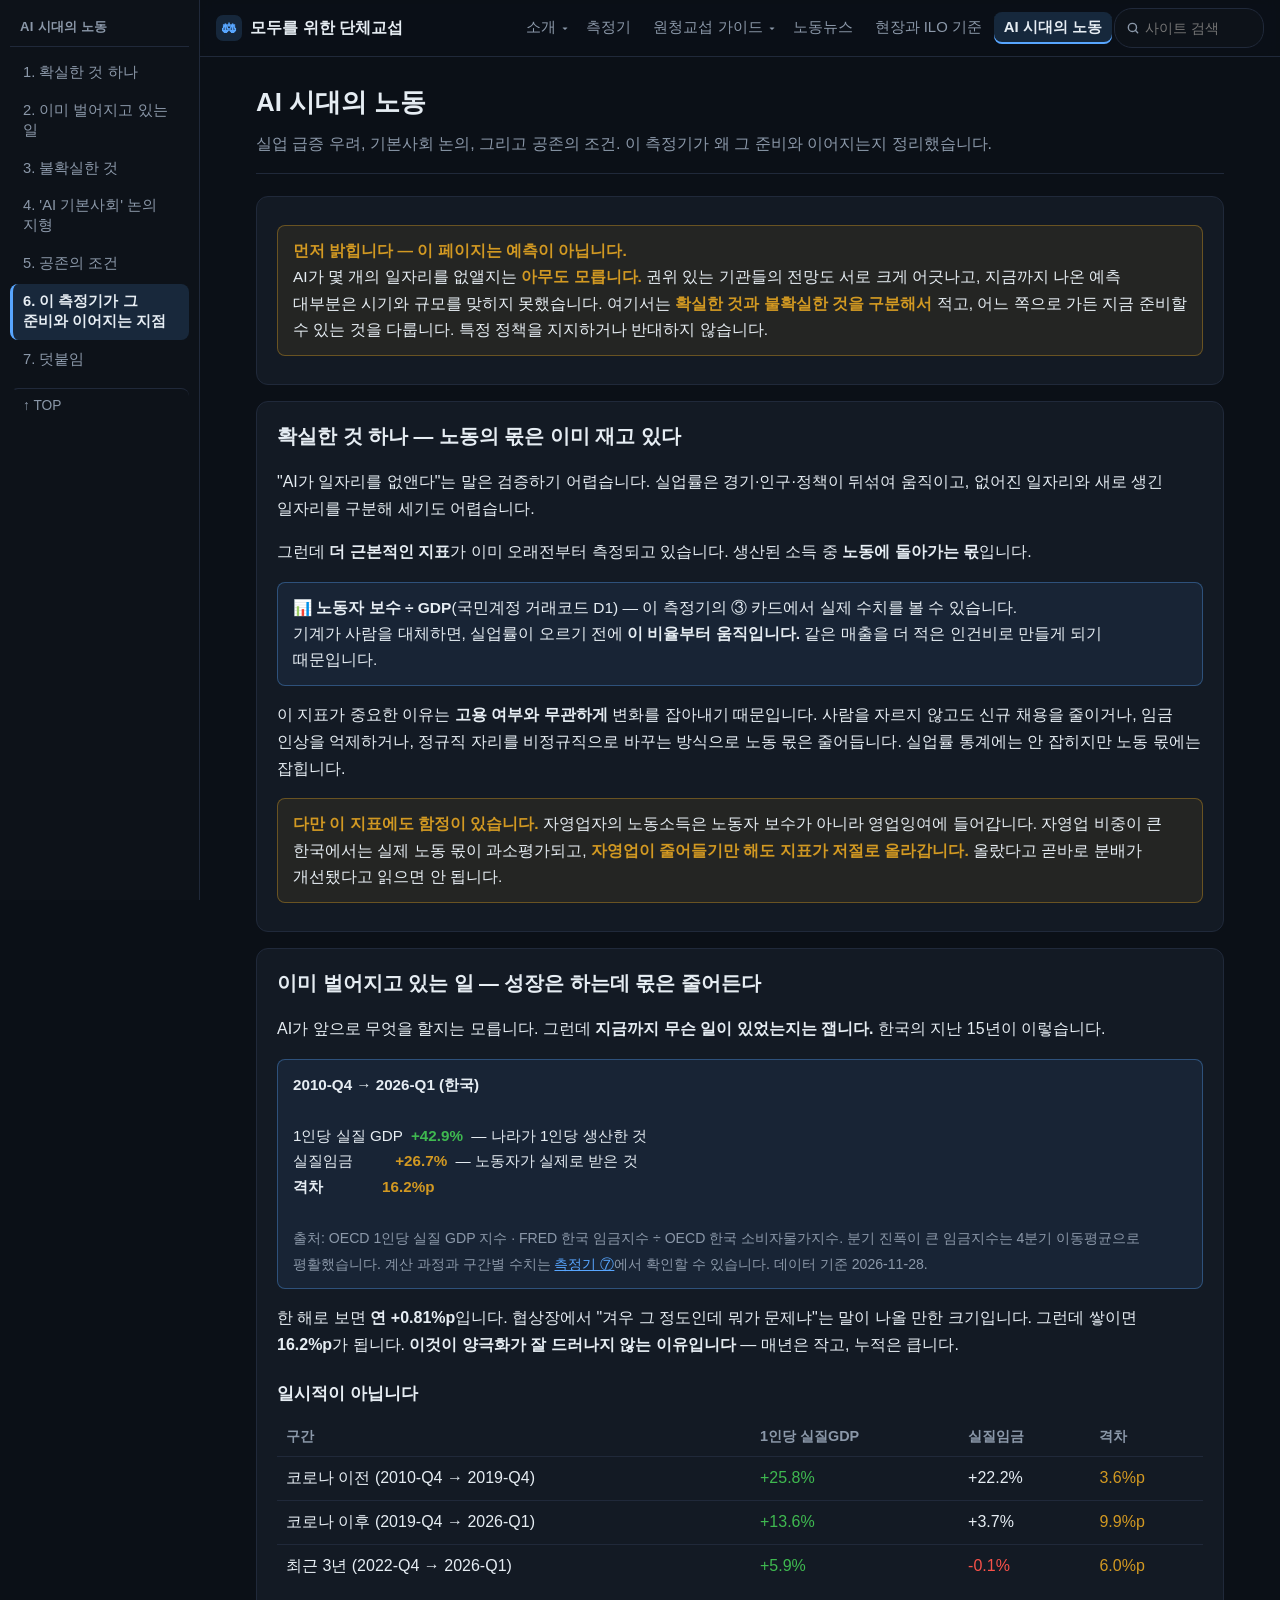
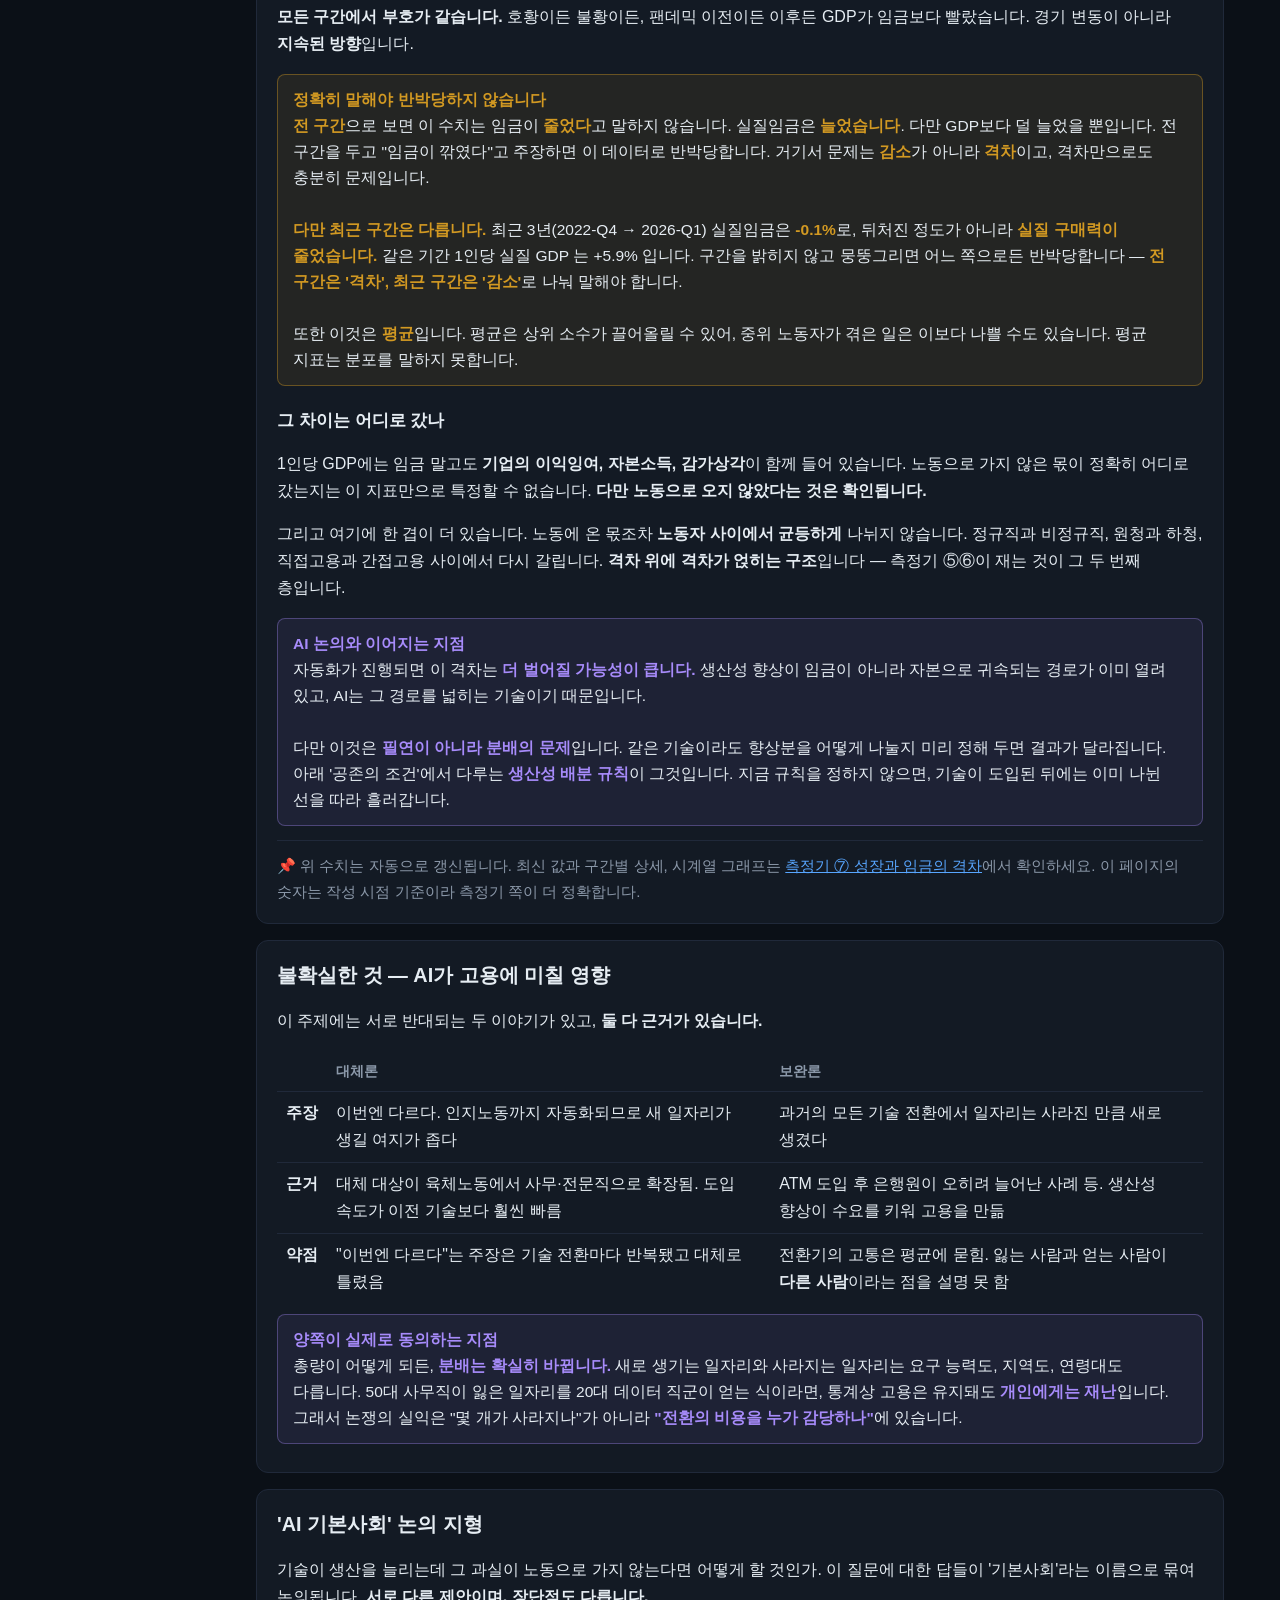
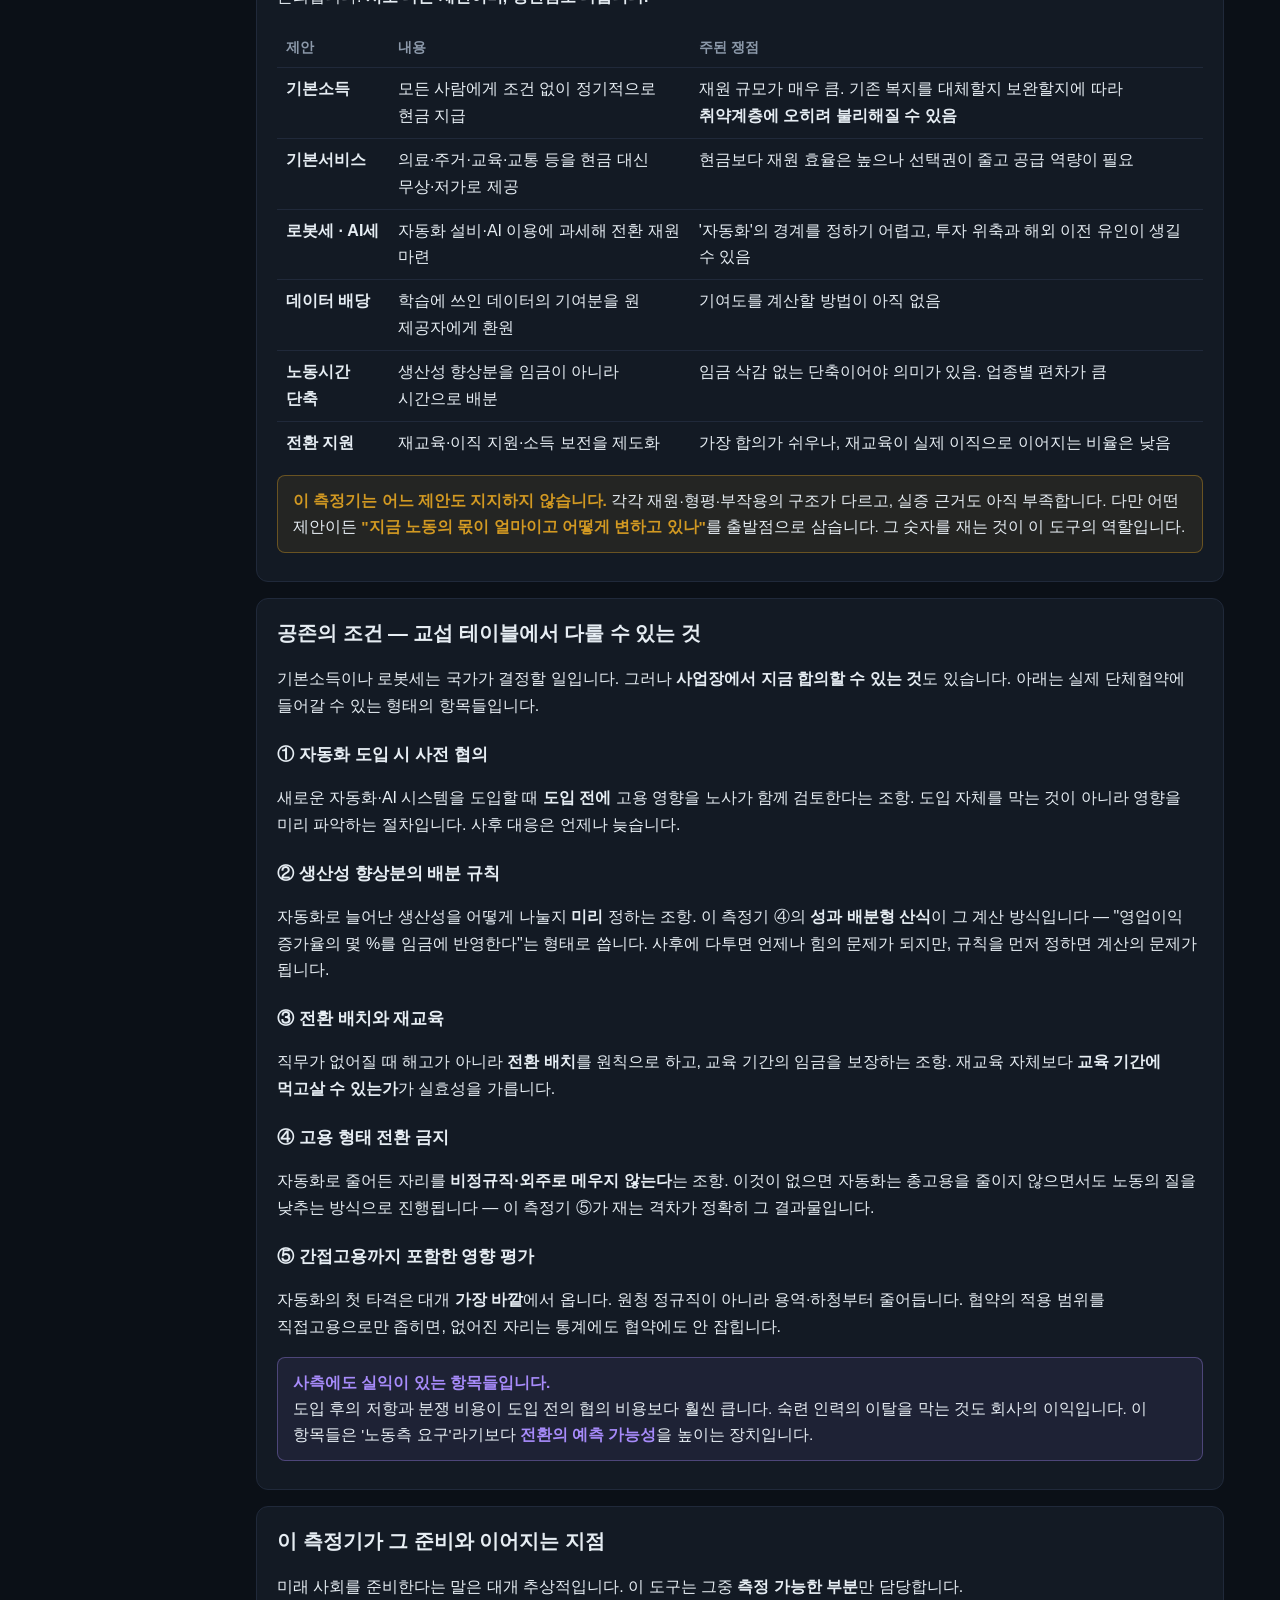
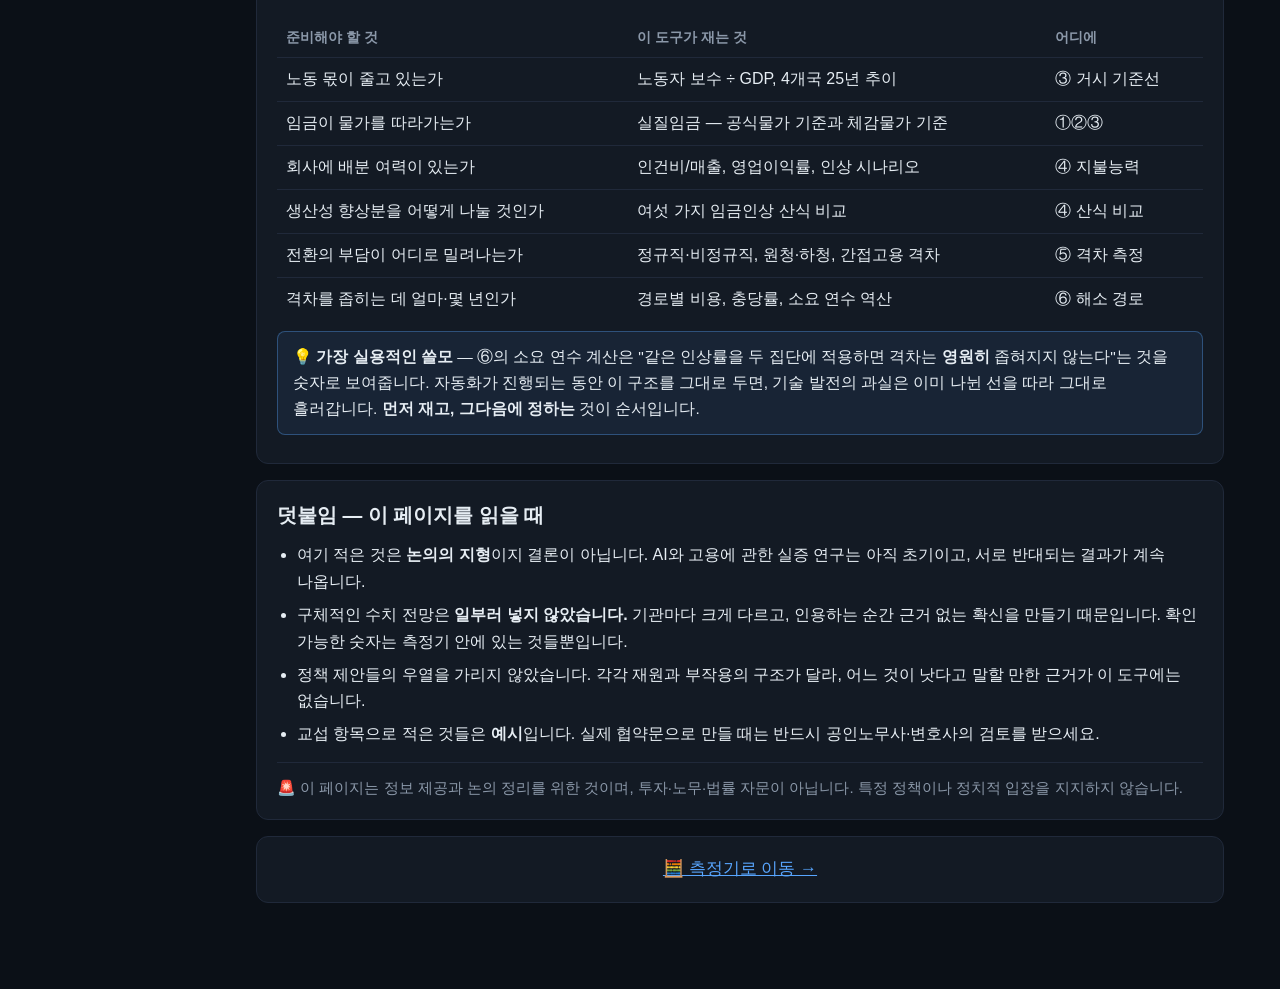
<file: docs/future.html>
<!DOCTYPE html>
<html lang="ko">
<head>
<meta charset="utf-8">
<meta name="viewport" content="width=device-width,initial-scale=1">
<meta name="referrer" content="no-referrer">
<title>AI 시대의 노동 — 모두를 위한 단체교섭</title>
<meta name="description" content="AI가 노동에 미치는 영향 가운데 확실한 것과 불확실한 것을 갈라 적었습니다 — 노동의 몫은 이미 잴 수 있고, 고용 영향은 아직 모릅니다.">
<link rel="canonical" href="https://xn--9d0b29hf1nhhl.kr/future.html">
<meta property="og:type" content="website">
<meta property="og:site_name" content="모두를 위한 단체교섭">
<meta property="og:locale" content="ko_KR">
<meta property="og:title" content="AI 시대의 노동 — 모두를 위한 단체교섭">
<meta property="og:description" content="AI가 노동에 미치는 영향 가운데 확실한 것과 불확실한 것을 갈라 적었습니다 — 노동의 몫은 이미 잴 수 있고, 고용 영향은 아직 모릅니다.">
<meta property="og:url" content="https://xn--9d0b29hf1nhhl.kr/future.html">
<style>
  :root{--bg:#0b1017;--card:#131a24;--line:#20293a;--tx:#e6edf3;--mut:#8b98a9;
        --grn:#3fb950;--red:#f85149;--amb:#d29922;--acc:#58a6ff;--pur:#a78bfa;}
  *{box-sizing:border-box}
  body{margin:0;background:var(--bg);color:var(--tx);
       font-family:-apple-system,BlinkMacSystemFont,"Segoe UI","Malgun Gothic",sans-serif;
       font-size:17px;line-height:1.68;
       word-break:keep-all;overflow-wrap:break-word}
  .wrap{max-width:1000px;margin:0 auto;padding:24px 16px 70px}
  header{border-bottom:1px solid var(--line);padding-bottom:16px;margin-bottom:22px}
  h1{font-size:1.62rem;margin:0 0 6px}
  .sub{color:var(--mut);font-size:1rem}
  .nav{display:flex;gap:6px;flex-wrap:wrap;margin:10px 0 12px}
  .nav a{color:var(--mut);text-decoration:none;font-size:.95rem;padding:6px 13px;
         border:1px solid var(--line);border-radius:20px;background:#0d1219;white-space:nowrap}
  .nav a:hover{color:var(--tx);border-color:var(--acc)}
  .nav a.on{color:var(--tx);border-color:var(--acc);background:rgba(88,166,255,.12);font-weight:600}
  .card{background:var(--card);border:1px solid var(--line);border-radius:12px;padding:18px 20px;margin-bottom:16px}
  .card h2{font-size:1.24rem;margin:0 0 10px}
  h3{font-size:1.08rem;margin:20px 0 6px}
  p,li,td,th{font-size:1rem}
  ul,ol{padding-left:20px;margin:6px 0}
  li{margin-bottom:6px}
  table{width:100%;border-collapse:collapse;margin-top:8px}
  th,td{padding:8px 9px;text-align:left;border-top:1px solid var(--line);vertical-align:top}
  th{color:var(--mut);font-weight:600;font-size:.9rem;border-top:none}
  a{color:var(--acc)}
  .note{color:var(--mut);font-size:.94rem;line-height:1.72;border-top:1px solid var(--line);padding-top:12px;margin-top:14px}
  .warn{background:rgba(210,153,34,.09);border:1px solid rgba(210,153,34,.4);
        border-radius:8px;padding:12px 15px;margin:10px 0;font-size:.97rem}
  .warn b{color:var(--amb)}
  .neutral{background:rgba(167,139,250,.08);border:1px solid rgba(167,139,250,.35);
           border-radius:8px;padding:12px 15px;margin:10px 0;font-size:.97rem}
  .neutral b{color:var(--pur)}
  .data{background:rgba(88,166,255,.08);border:1px solid rgba(88,166,255,.35);
        border-radius:8px;padding:12px 15px;margin:10px 0;font-size:.97rem}
  .pos{color:var(--grn)}.neg{color:var(--red)}
  .mono{font-variant-numeric:tabular-nums}
  @media print{ body{background:#fff;color:#000;font-size:14.5px}
    .card{background:#fff;border-color:#bbb} .note,th{color:#444} a{color:#000} .nav{display:none} }
</style>
<link rel="stylesheet" href="./site.css?v=a202611053">
</head>
<body>
<div class="topbar noprint" id="topbar" role="banner"><div class="tb-in">
  <a class="brand" href="./"><i>⚖</i>모두를 위한 단체교섭</a>
  <button class="burger" type="button" aria-label="메뉴 열기" aria-expanded="false" aria-controls="sitemenu">☰</button>
  <nav class="menu" id="sitemenu" aria-label="사이트 메뉴">
    <div class="grp"><a href="./guide.html">소개</a><button class="caret" type="button" aria-label="소개 하위 메뉴" aria-expanded="false">▾</button><div class="sub"><a href="./about.html">출처 · 면책</a></div></div>
    <a href="./measure.html">측정기</a>
    <div class="grp"><a href="./labor.html">원청교섭 가이드</a><button class="caret" type="button" aria-label="원청교섭 가이드 하위 메뉴" aria-expanded="false">▾</button><div class="sub"><a href="./strategy.html">전략과 대안</a><a href="./prec.html">판례 찾기</a></div></div>
    <a href="./news.html">노동뉴스</a>
    <a href="./ilo.html">현장과 ILO 기준</a>
    <a href="./future.html" class="on" aria-current="page">AI 시대의 노동</a>
    <form class="search" role="search" onsubmit="return false"><input type="search" placeholder="사이트 검색" aria-label="사이트 검색" autocomplete="off"><div class="results" hidden></div></form>
  </nav>
</div></div><!-- /topbar -->
<div class="wrap">
<header>
  <h1>AI 시대의 노동</h1>
  <div class="sub">실업 급증 우려, 기본사회 논의, 그리고 공존의 조건.
    이 측정기가 왜 그 준비와 이어지는지 정리했습니다.</div>
</header>

<div class="card">
  <div class="warn">
    <b>먼저 밝힙니다 — 이 페이지는 예측이 아닙니다.</b><br>
    AI가 몇 개의 일자리를 없앨지는 <b>아무도 모릅니다.</b> 권위 있는 기관들의 전망도 서로 크게 어긋나고,
    지금까지 나온 예측 대부분은 시기와 규모를 맞히지 못했습니다.
    여기서는 <b>확실한 것과 불확실한 것을 구분해서</b> 적고,
    어느 쪽으로 가든 지금 준비할 수 있는 것을 다룹니다.
    특정 정책을 지지하거나 반대하지 않습니다.
  </div>
</div>

<div class="card">
  <h2>확실한 것 하나 — 노동의 몫은 이미 재고 있다</h2>
  <p>"AI가 일자리를 없앤다"는 말은 검증하기 어렵습니다. 실업률은 경기·인구·정책이 뒤섞여 움직이고,
    없어진 일자리와 새로 생긴 일자리를 구분해 세기도 어렵습니다.</p>
  <p>그런데 <b>더 근본적인 지표</b>가 이미 오래전부터 측정되고 있습니다.
    생산된 소득 중 <b>노동에 돌아가는 몫</b>입니다.</p>

  <div class="data">
    📊 <b>노동자 보수 ÷ GDP</b>(국민계정 거래코드 D1) — 이 측정기의 ③ 카드에서 실제 수치를 볼 수 있습니다.<br>
    기계가 사람을 대체하면, 실업률이 오르기 전에 <b>이 비율부터 움직입니다.</b>
    같은 매출을 더 적은 인건비로 만들게 되기 때문입니다.
  </div>

  <p>이 지표가 중요한 이유는 <b>고용 여부와 무관하게</b> 변화를 잡아내기 때문입니다.
    사람을 자르지 않고도 신규 채용을 줄이거나, 임금 인상을 억제하거나,
    정규직 자리를 비정규직으로 바꾸는 방식으로 노동 몫은 줄어듭니다.
    실업률 통계에는 안 잡히지만 노동 몫에는 잡힙니다.</p>

  <div class="warn">
    <b>다만 이 지표에도 함정이 있습니다.</b>
    자영업자의 노동소득은 노동자 보수가 아니라 영업잉여에 들어갑니다.
    자영업 비중이 큰 한국에서는 실제 노동 몫이 과소평가되고,
    <b>자영업이 줄어들기만 해도 지표가 저절로 올라갑니다.</b>
    올랐다고 곧바로 분배가 개선됐다고 읽으면 안 됩니다.
  </div>
</div>

<div class="card">
  <h2>이미 벌어지고 있는 일 — 성장은 하는데 몫은 줄어든다</h2>
  <p>AI가 앞으로 무엇을 할지는 모릅니다. 그런데 <b>지금까지 무슨 일이 있었는지는 잽니다.</b>
    한국의 지난 <span id="gYears">15년</span>이 이렇습니다.</p>

  <div class="data" style="font-size:.95rem">
    <b><span id="gSpan">2010-Q4 → 2026-Q1</span> (한국)</b><br><br>
    1인당 실질 GDP &nbsp;<b class="pos mono" id="gGdp">+42.9%</b> &nbsp;— 나라가 1인당 생산한 것<br>
    실질임금 &nbsp;&nbsp;&nbsp;&nbsp;&nbsp;&nbsp;&nbsp;&nbsp;&nbsp;<b class="mono" id="gWage" style="color:var(--amb)">+26.7%</b> &nbsp;— 노동자가 실제로 받은 것<br>
    <b>격차 &nbsp;&nbsp;&nbsp;&nbsp;&nbsp;&nbsp;&nbsp;&nbsp;&nbsp;&nbsp;&nbsp;&nbsp;&nbsp;<span style="color:var(--amb)" id="gGap">16.2%p</span></b><br><br>
    <span style="font-size:.88rem;color:var(--mut)">
    출처: OECD 1인당 실질 GDP 지수 · FRED 한국 임금지수 ÷ OECD 한국 소비자물가지수.
    분기 진폭이 큰 임금지수는 4분기 이동평균으로 평활했습니다.
    계산 과정과 구간별 수치는 <a href="./measure.html#c7">측정기 ⑦</a>에서 확인할 수 있습니다.
    <span id="gAsof"></span></span>
  </div>

  <p>한 해로 보면 <b>연 <span id="gAnn">0.80%p</span></b>입니다. 협상장에서 "겨우 그 정도인데 뭐가 문제냐"는
    말이 나올 만한 크기입니다. 그런데 쌓이면 <b><span id="gGapP">16.2%p</span></b>가 됩니다.
    <b>이것이 양극화가 잘 드러나지 않는 이유입니다</b> — 매년은 작고, 누적은 큽니다.</p>

  <h3>일시적이 아닙니다</h3>
  <table>
    <thead><tr><th>구간</th><th>1인당 실질GDP</th><th>실질임금</th><th>격차</th></tr></thead>
    <tbody id="gEras">
      <tr><td>코로나 이전 (2010-Q4 → 2019-Q4)</td><td class="pos mono">+25.8%</td><td class="mono">+22.2%</td><td class="mono" style="color:var(--amb)">3.6%p</td></tr>
      <tr><td>코로나 이후 (2019-Q4 → 2026-Q1)</td><td class="pos mono">+13.6%</td><td class="mono">+3.7%</td><td class="mono" style="color:var(--amb)">9.9%p</td></tr>
      <tr><td>최근 3년 (2022-Q4 → 2026-Q1)</td><td class="pos mono">+5.9%</td><td class="mono neg">-0.1%</td><td class="mono" style="color:var(--amb)">6.0%p</td></tr>
    </tbody>
  </table>
  <p><b>모든 구간에서 부호가 같습니다.</b> 호황이든 불황이든, 팬데믹 이전이든 이후든
    GDP가 임금보다 빨랐습니다. 경기 변동이 아니라 <b>지속된 방향</b>입니다.</p>

  <div class="warn">
    <b>정확히 말해야 반박당하지 않습니다</b><br>
    <b>전 구간</b>으로 보면 이 수치는 임금이 <b>줄었다</b>고 말하지 않습니다. 실질임금은 <b>늘었습니다</b>.
    다만 GDP보다 덜 늘었을 뿐입니다. 전 구간을 두고 "임금이 깎였다"고 주장하면 이 데이터로 반박당합니다.
    거기서 문제는 <b>감소</b>가 아니라 <b>격차</b>이고, 격차만으로도 충분히 문제입니다.<span id="gRecent"></span><br><br>
    또한 이것은 <b>평균</b>입니다. 평균은 상위 소수가 끌어올릴 수 있어,
    중위 노동자가 겪은 일은 이보다 나쁠 수도 있습니다.
    평균 지표는 분포를 말하지 못합니다.
  </div>

  <h3>그 차이는 어디로 갔나</h3>
  <p>1인당 GDP에는 임금 말고도 <b>기업의 이익잉여, 자본소득, 감가상각</b>이 함께 들어 있습니다.
    노동으로 가지 않은 몫이 정확히 어디로 갔는지는 이 지표만으로 특정할 수 없습니다.
    <b>다만 노동으로 오지 않았다는 것은 확인됩니다.</b></p>
  <p>그리고 여기에 한 겹이 더 있습니다. 노동에 온 몫조차 <b>노동자 사이에서 균등하게</b> 나뉘지 않습니다.
    정규직과 비정규직, 원청과 하청, 직접고용과 간접고용 사이에서 다시 갈립니다.
    <b>격차 위에 격차가 얹히는 구조</b>입니다 — 측정기 ⑤⑥이 재는 것이 그 두 번째 층입니다.</p>

  <div class="neutral">
    <b>AI 논의와 이어지는 지점</b><br>
    자동화가 진행되면 이 격차는 <b>더 벌어질 가능성이 큽니다.</b>
    생산성 향상이 임금이 아니라 자본으로 귀속되는 경로가 이미 열려 있고,
    AI는 그 경로를 넓히는 기술이기 때문입니다.<br><br>
    다만 이것은 <b>필연이 아니라 분배의 문제</b>입니다.
    같은 기술이라도 향상분을 어떻게 나눌지 미리 정해 두면 결과가 달라집니다.
    아래 '공존의 조건'에서 다루는 <b>생산성 배분 규칙</b>이 그것입니다.
    지금 규칙을 정하지 않으면, 기술이 도입된 뒤에는 이미 나뉜 선을 따라 흘러갑니다.
  </div>

  <div class="note">📌 위 수치는 자동으로 갱신됩니다. 최신 값과 구간별 상세, 시계열 그래프는
    <a href="./measure.html#c7">측정기 ⑦ 성장과 임금의 격차</a>에서 확인하세요.
    이 페이지의 숫자는 작성 시점 기준이라 측정기 쪽이 더 정확합니다.</div>
</div>

<div class="card">
  <h2>불확실한 것 — AI가 고용에 미칠 영향</h2>
  <p>이 주제에는 서로 반대되는 두 이야기가 있고, <b>둘 다 근거가 있습니다.</b></p>

  <table>
    <thead><tr><th></th><th>대체론</th><th>보완론</th></tr></thead>
    <tbody>
      <tr><td><b>주장</b></td>
        <td>이번엔 다르다. 인지노동까지 자동화되므로 새 일자리가 생길 여지가 좁다</td>
        <td>과거의 모든 기술 전환에서 일자리는 사라진 만큼 새로 생겼다</td></tr>
      <tr><td><b>근거</b></td>
        <td>대체 대상이 육체노동에서 사무·전문직으로 확장됨.
          도입 속도가 이전 기술보다 훨씬 빠름</td>
        <td>ATM 도입 후 은행원이 오히려 늘어난 사례 등.
          생산성 향상이 수요를 키워 고용을 만듦</td></tr>
      <tr><td><b>약점</b></td>
        <td>"이번엔 다르다"는 주장은 기술 전환마다 반복됐고 대체로 틀렸음</td>
        <td>전환기의 고통은 평균에 묻힘.
          잃는 사람과 얻는 사람이 <b>다른 사람</b>이라는 점을 설명 못 함</td></tr>
    </tbody>
  </table>

  <div class="neutral">
    <b>양쪽이 실제로 동의하는 지점</b><br>
    총량이 어떻게 되든, <b>분배는 확실히 바뀝니다.</b>
    새로 생기는 일자리와 사라지는 일자리는 요구 능력도, 지역도, 연령대도 다릅니다.
    50대 사무직이 잃은 일자리를 20대 데이터 직군이 얻는 식이라면,
    통계상 고용은 유지돼도 <b>개인에게는 재난</b>입니다.<br>
    그래서 논쟁의 실익은 "몇 개가 사라지나"가 아니라
    <b>"전환의 비용을 누가 감당하나"</b>에 있습니다.
  </div>
</div>

<div class="card">
  <h2>'AI 기본사회' 논의 지형</h2>
  <p>기술이 생산을 늘리는데 그 과실이 노동으로 가지 않는다면 어떻게 할 것인가.
    이 질문에 대한 답들이 '기본사회'라는 이름으로 묶여 논의됩니다.
    <b>서로 다른 제안이며, 장단점도 다릅니다.</b></p>

  <table>
    <thead><tr><th>제안</th><th>내용</th><th>주된 쟁점</th></tr></thead>
    <tbody>
      <tr><td><b>기본소득</b></td>
        <td>모든 사람에게 조건 없이 정기적으로 현금 지급</td>
        <td>재원 규모가 매우 큼. 기존 복지를 대체할지 보완할지에 따라
          <b>취약계층에 오히려 불리해질 수 있음</b></td></tr>
      <tr><td><b>기본서비스</b></td>
        <td>의료·주거·교육·교통 등을 현금 대신 무상·저가로 제공</td>
        <td>현금보다 재원 효율은 높으나 선택권이 줄고 공급 역량이 필요</td></tr>
      <tr><td><b>로봇세 · AI세</b></td>
        <td>자동화 설비·AI 이용에 과세해 전환 재원 마련</td>
        <td>'자동화'의 경계를 정하기 어렵고, 투자 위축과
          해외 이전 유인이 생길 수 있음</td></tr>
      <tr><td><b>데이터 배당</b></td>
        <td>학습에 쓰인 데이터의 기여분을 원 제공자에게 환원</td>
        <td>기여도를 계산할 방법이 아직 없음</td></tr>
      <tr><td><b>노동시간 단축</b></td>
        <td>생산성 향상분을 임금이 아니라 시간으로 배분</td>
        <td>임금 삭감 없는 단축이어야 의미가 있음.
          업종별 편차가 큼</td></tr>
      <tr><td><b>전환 지원</b></td>
        <td>재교육·이직 지원·소득 보전을 제도화</td>
        <td>가장 합의가 쉬우나, 재교육이 실제 이직으로 이어지는 비율은 낮음</td></tr>
    </tbody>
  </table>

  <div class="warn">
    <b>이 측정기는 어느 제안도 지지하지 않습니다.</b>
    각각 재원·형평·부작용의 구조가 다르고, 실증 근거도 아직 부족합니다.
    다만 어떤 제안이든 <b>"지금 노동의 몫이 얼마이고 어떻게 변하고 있나"</b>를
    출발점으로 삼습니다. 그 숫자를 재는 것이 이 도구의 역할입니다.
  </div>
</div>

<div class="card">
  <h2>공존의 조건 — 교섭 테이블에서 다룰 수 있는 것</h2>
  <p>기본소득이나 로봇세는 국가가 결정할 일입니다. 그러나 <b>사업장에서 지금 합의할 수 있는 것</b>도 있습니다.
    아래는 실제 단체협약에 들어갈 수 있는 형태의 항목들입니다.</p>

  <h3>① 자동화 도입 시 사전 협의</h3>
  <p>새로운 자동화·AI 시스템을 도입할 때 <b>도입 전에</b> 고용 영향을 노사가 함께 검토한다는 조항.
    도입 자체를 막는 것이 아니라 영향을 미리 파악하는 절차입니다.
    사후 대응은 언제나 늦습니다.</p>

  <h3>② 생산성 향상분의 배분 규칙</h3>
  <p>자동화로 늘어난 생산성을 어떻게 나눌지 <b>미리</b> 정하는 조항.
    이 측정기 ④의 <b>성과 배분형 산식</b>이 그 계산 방식입니다 —
    "영업이익 증가율의 몇 %를 임금에 반영한다"는 형태로 씁니다.
    사후에 다투면 언제나 힘의 문제가 되지만, 규칙을 먼저 정하면 계산의 문제가 됩니다.</p>

  <h3>③ 전환 배치와 재교육</h3>
  <p>직무가 없어질 때 해고가 아니라 <b>전환 배치</b>를 원칙으로 하고,
    교육 기간의 임금을 보장하는 조항. 재교육 자체보다
    <b>교육 기간에 먹고살 수 있는가</b>가 실효성을 가릅니다.</p>

  <h3>④ 고용 형태 전환 금지</h3>
  <p>자동화로 줄어든 자리를 <b>비정규직·외주로 메우지 않는다</b>는 조항.
    이것이 없으면 자동화는 총고용을 줄이지 않으면서도
    노동의 질을 낮추는 방식으로 진행됩니다 —
    이 측정기 ⑤가 재는 격차가 정확히 그 결과물입니다.</p>

  <h3>⑤ 간접고용까지 포함한 영향 평가</h3>
  <p>자동화의 첫 타격은 대개 <b>가장 바깥</b>에서 옵니다.
    원청 정규직이 아니라 용역·하청부터 줄어듭니다.
    협약의 적용 범위를 직접고용으로만 좁히면, 없어진 자리는 통계에도 협약에도 안 잡힙니다.</p>

  <div class="neutral">
    <b>사측에도 실익이 있는 항목들입니다.</b><br>
    도입 후의 저항과 분쟁 비용이 도입 전의 협의 비용보다 훨씬 큽니다.
    숙련 인력의 이탈을 막는 것도 회사의 이익입니다.
    이 항목들은 '노동측 요구'라기보다 <b>전환의 예측 가능성</b>을 높이는 장치입니다.
  </div>
</div>

<div class="card">
  <h2>이 측정기가 그 준비와 이어지는 지점</h2>
  <p>미래 사회를 준비한다는 말은 대개 추상적입니다.
    이 도구는 그중 <b>측정 가능한 부분</b>만 담당합니다.</p>

  <table>
    <thead><tr><th>준비해야 할 것</th><th>이 도구가 재는 것</th><th>어디에</th></tr></thead>
    <tbody>
      <tr><td>노동 몫이 줄고 있는가</td>
        <td>노동자 보수 ÷ GDP, 4개국 25년 추이</td><td>③ 거시 기준선</td></tr>
      <tr><td>임금이 물가를 따라가는가</td>
        <td>실질임금 — 공식물가 기준과 체감물가 기준</td><td>①②③</td></tr>
      <tr><td>회사에 배분 여력이 있는가</td>
        <td>인건비/매출, 영업이익률, 인상 시나리오</td><td>④ 지불능력</td></tr>
      <tr><td>생산성 향상분을 어떻게 나눌 것인가</td>
        <td>여섯 가지 임금인상 산식 비교</td><td>④ 산식 비교</td></tr>
      <tr><td>전환의 부담이 어디로 밀려나는가</td>
        <td>정규직·비정규직, 원청·하청, 간접고용 격차</td><td>⑤ 격차 측정</td></tr>
      <tr><td>격차를 좁히는 데 얼마·몇 년인가</td>
        <td>경로별 비용, 충당률, 소요 연수 역산</td><td>⑥ 해소 경로</td></tr>
    </tbody>
  </table>

  <div class="data">
    💡 <b>가장 실용적인 쓸모</b> — ⑥의 소요 연수 계산은
    "같은 인상률을 두 집단에 적용하면 격차는 <b>영원히</b> 좁혀지지 않는다"는 것을 숫자로 보여줍니다.
    자동화가 진행되는 동안 이 구조를 그대로 두면,
    기술 발전의 과실은 이미 나뉜 선을 따라 그대로 흘러갑니다.
    <b>먼저 재고, 그다음에 정하는</b> 것이 순서입니다.
  </div>
</div>

<div class="card">
  <h2>덧붙임 — 이 페이지를 읽을 때</h2>
  <ul>
    <li>여기 적은 것은 <b>논의의 지형</b>이지 결론이 아닙니다.
      AI와 고용에 관한 실증 연구는 아직 초기이고, 서로 반대되는 결과가 계속 나옵니다.</li>
    <li>구체적인 수치 전망은 <b>일부러 넣지 않았습니다.</b>
      기관마다 크게 다르고, 인용하는 순간 근거 없는 확신을 만들기 때문입니다.
      확인 가능한 숫자는 측정기 안에 있는 것들뿐입니다.</li>
    <li>정책 제안들의 우열을 가리지 않았습니다.
      각각 재원과 부작용의 구조가 달라, 어느 것이 낫다고 말할 만한 근거가 이 도구에는 없습니다.</li>
    <li>교섭 항목으로 적은 것들은 <b>예시</b>입니다.
      실제 협약문으로 만들 때는 반드시 공인노무사·변호사의 검토를 받으세요.</li>
  </ul>
  <div class="note">🚨 이 페이지는 정보 제공과 논의 정리를 위한 것이며,
    투자·노무·법률 자문이 아닙니다. 특정 정책이나 정치적 입장을 지지하지 않습니다.</div>
</div>

<div class="card" style="text-align:center">
  <a href="./measure.html">🧮 측정기로 이동 →</a>
</div>

</div>

<script>
/* 이 페이지의 격차 수치는 측정기와 같은 money_macro.json 에서 읽는다.
   예전에는 본문에 박아 두어 데이터가 갱신될 때마다 어긋났다 — 격차가 12.9%p 에서
   16.2%p 로 벌어지고 최근 3년 실질임금 부호까지 뒤집혔는데도 옛 숫자가 남아 있었다.
   fetch 가 실패하면 위 하드코딩 값이 그대로 보인다(빈 화면이 되지 않게). */
(async () => {
  try {
    const res = await fetch('./money_macro.json?v=' + Date.now());
    if (!res.ok) return;
    const J = await res.json(), G = J.growth_gap;
    if (!G || !G.eras || !G.eras.length) return;
    const all = G.eras[0], A = G.annualized || {};
    const sg = v => v >= 0 ? '+' : '';
    const f  = (v, d) => v == null ? '—' : sg(v) + v.toFixed(d == null ? 1 : d);
    const put = (id, t) => { const e = document.getElementById(id); if (e) e.textContent = t; };
    const qy = q => parseInt(q.slice(0, 4), 10) + (parseInt(q.slice(-1), 10) - 1) / 4;

    put('gSpan', all.from + ' → ' + all.to);
    put('gGdp',  f(all.gdp_pc_pct) + '%');
    put('gWage', f(all.real_wage_pct) + '%');
    put('gGap',  all.gap_pp.toFixed(1) + '%p');
    put('gGapP', all.gap_pp.toFixed(1) + '%p');
    put('gAnn',  f(A.gap_pp_per_year, 2) + '%p');
    put('gYears', Math.round(qy(all.to) - qy(all.from)) + '년');
    if (J.generated_at) put('gAsof', '데이터 기준 ' + String(J.generated_at).slice(0, 10) + '.');

    // 첫 항목(전 구간)은 위 박스가 이미 보여주므로 하위 구간만 표로 낸다
    const tb = document.getElementById('gEras');
    if (tb) tb.innerHTML = G.eras.slice(1).map(e =>
      `<tr><td>${e.label} (${e.from} → ${e.to})</td>` +
      `<td class="mono ${e.gdp_pc_pct >= 0 ? 'pos' : 'neg'}">${f(e.gdp_pc_pct)}%</td>` +
      `<td class="mono ${e.real_wage_pct < 0 ? 'neg' : ''}">${f(e.real_wage_pct)}%</td>` +
      `<td class="mono" style="color:var(--amb)">${e.gap_pp.toFixed(1)}%p</td></tr>`).join('');

    /* 최근 구간이 실질 감소로 돌아섰으면 그 사실을 문장으로 만든다.
       '늘었지만 덜 늘었다' 하나로만 말하면 이 구간에서 틀린 말이 된다. */
    const last = G.eras[G.eras.length - 1], el = document.getElementById('gRecent');
    if (el && last && last.real_wage_pct < 0) {
      el.innerHTML = '<br><br><b>다만 최근 구간은 다릅니다.</b> ' +
        last.label + '(' + last.from + ' → ' + last.to + ') 실질임금은 ' +
        '<b class="neg">' + f(last.real_wage_pct) + '%</b>로, 뒤처진 정도가 아니라 ' +
        '<b>실질 구매력이 줄었습니다.</b> 같은 기간 1인당 실질 GDP 는 ' +
        f(last.gdp_pc_pct) + '% 입니다. 구간을 밝히지 않고 뭉뚱그리면 어느 쪽으로든 ' +
        '반박당합니다 — <b>전 구간은 \'격차\', 최근 구간은 \'감소\'</b>로 나눠 말해야 합니다.';
    }
  } catch (e) { /* 하드코딩된 값을 그대로 둔다 */ }
})();
</script>
<script src="./sidenav.js?v=a202611053" defer></script>
<script src="./site.js?v=a202611053" defer></script>
</body>
</html>
</file>
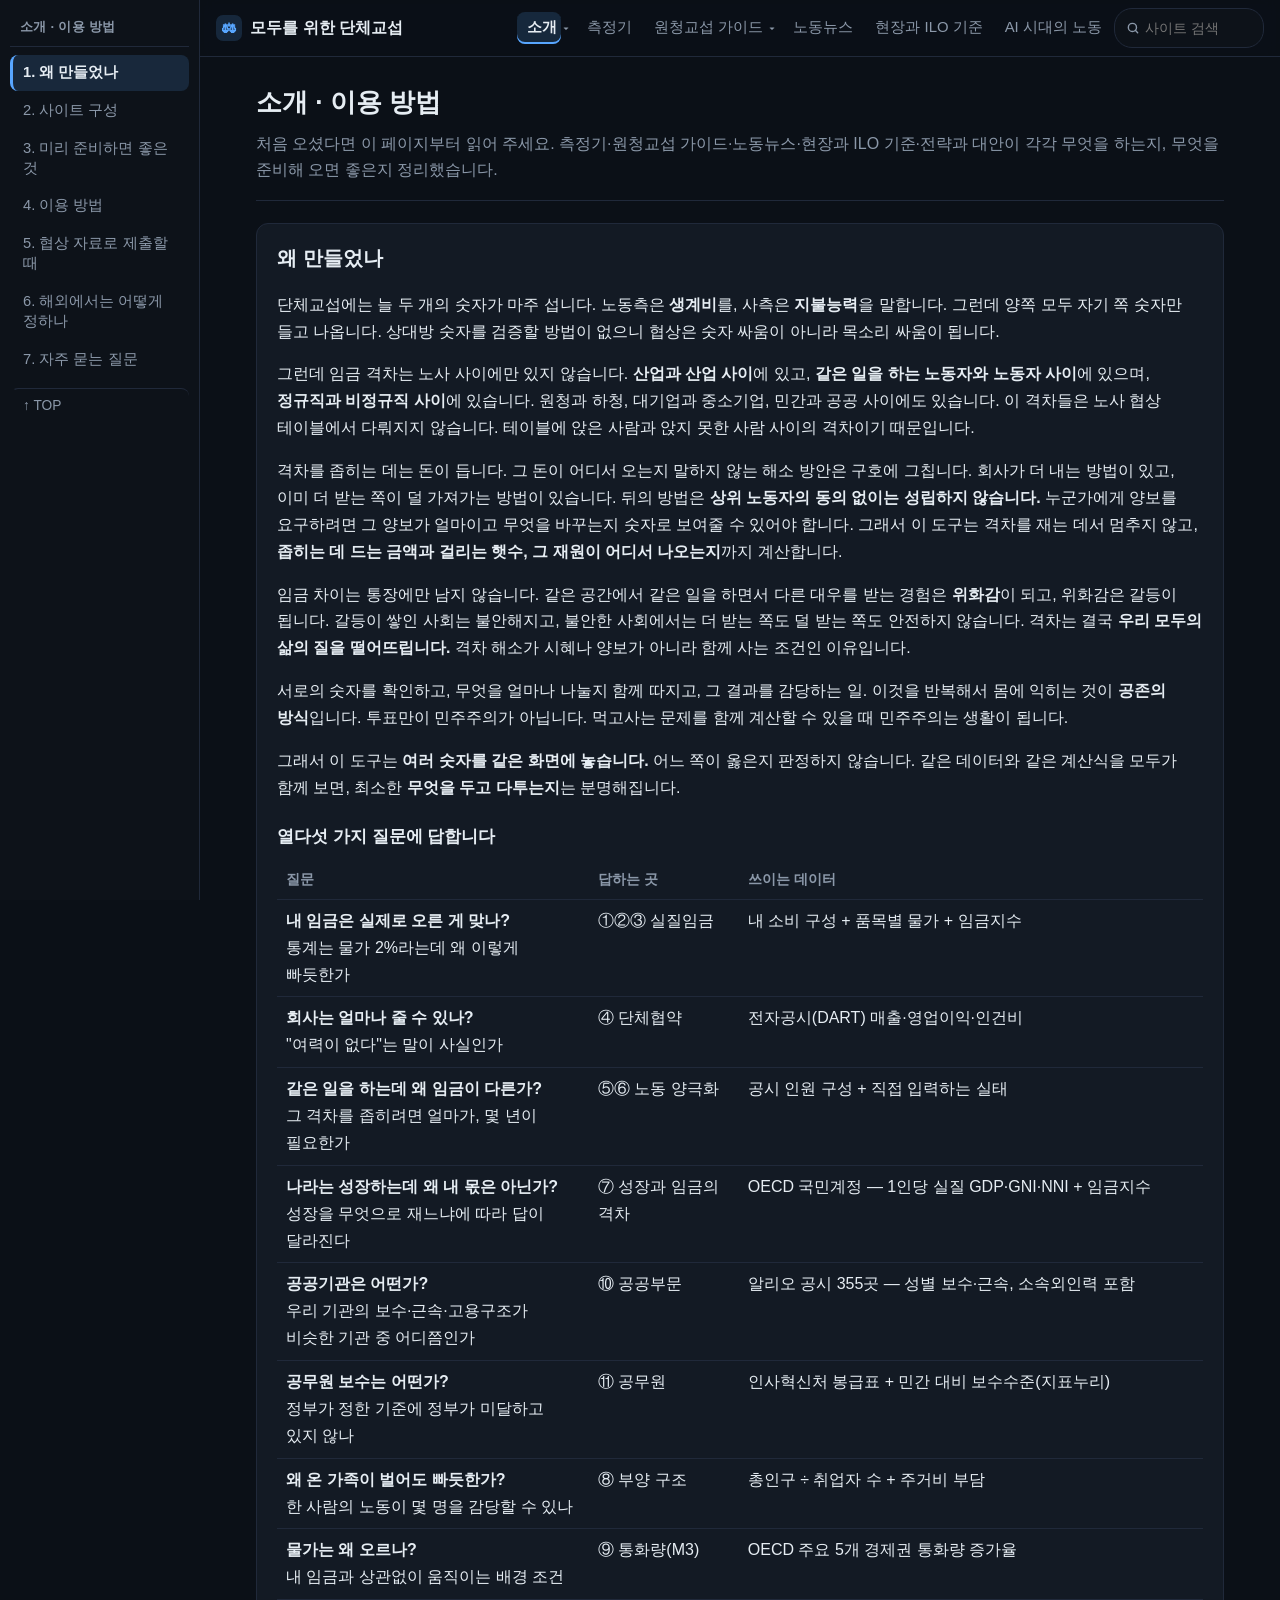
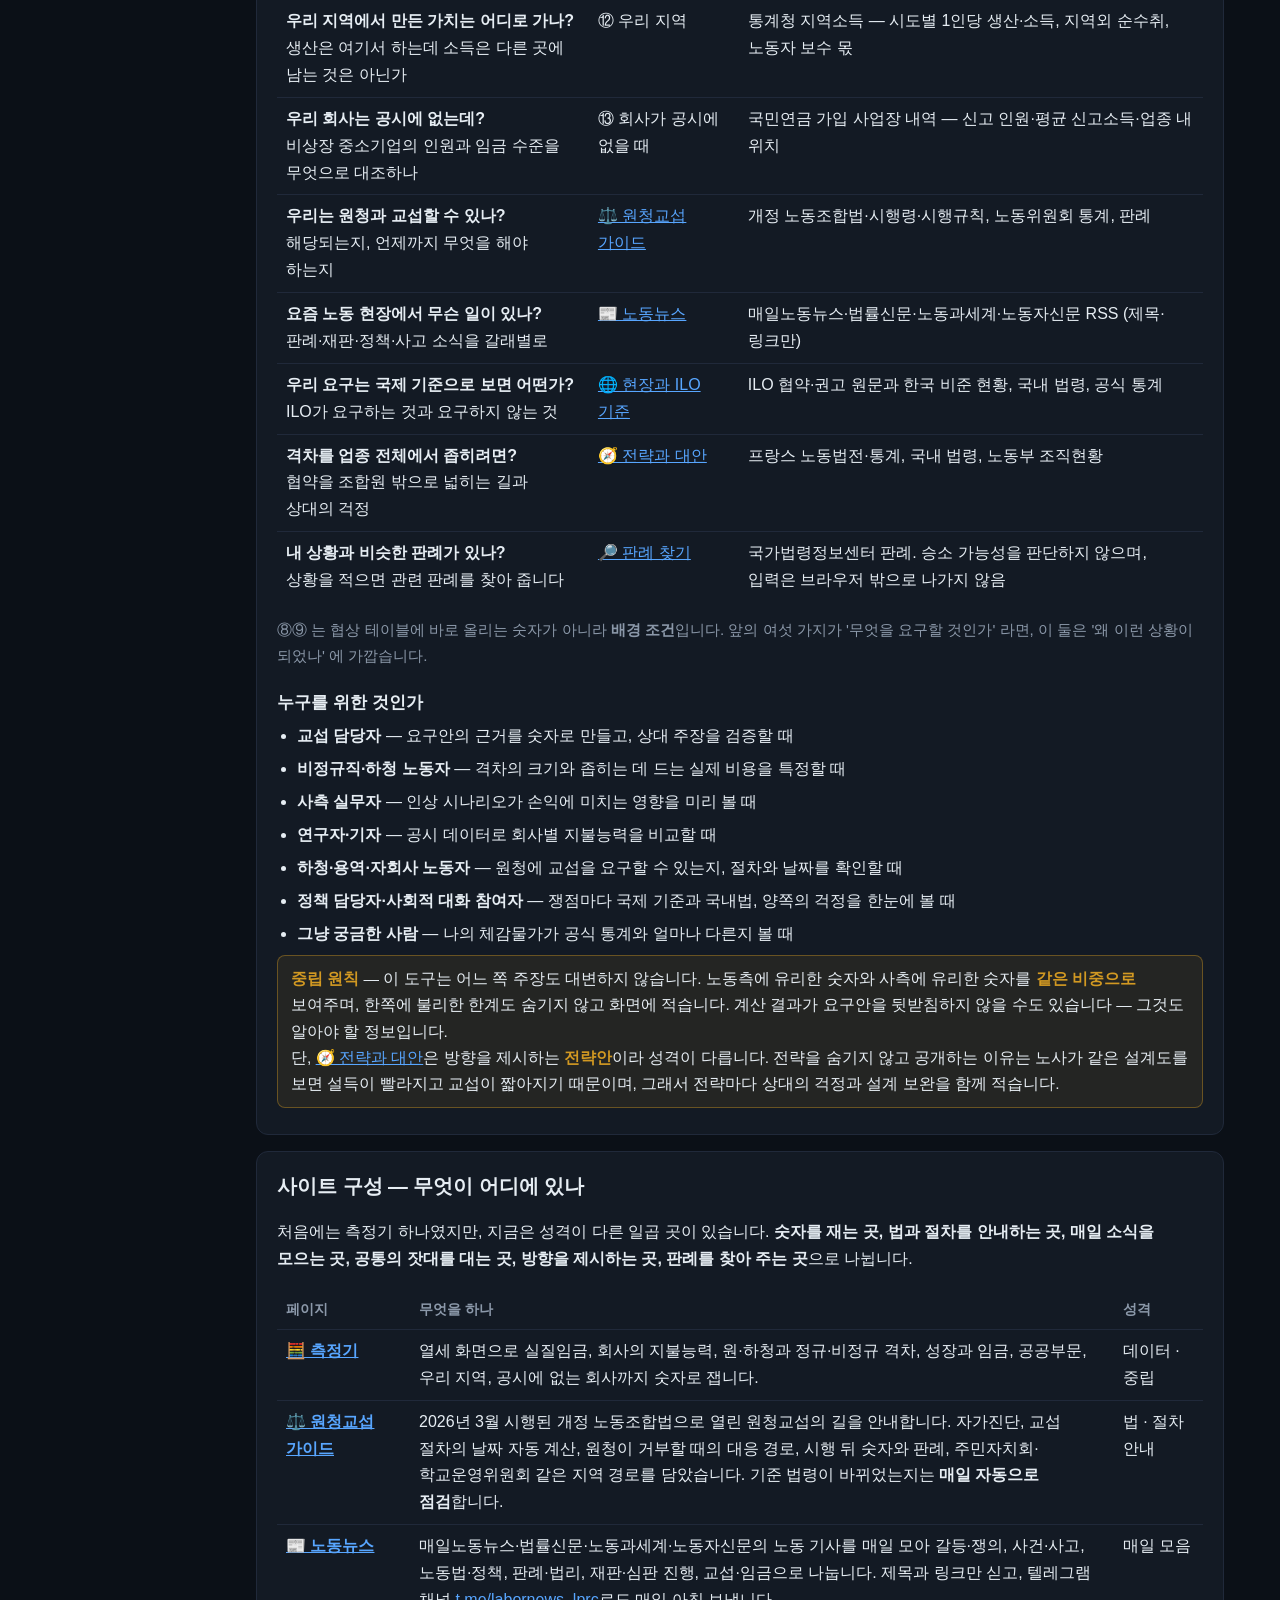
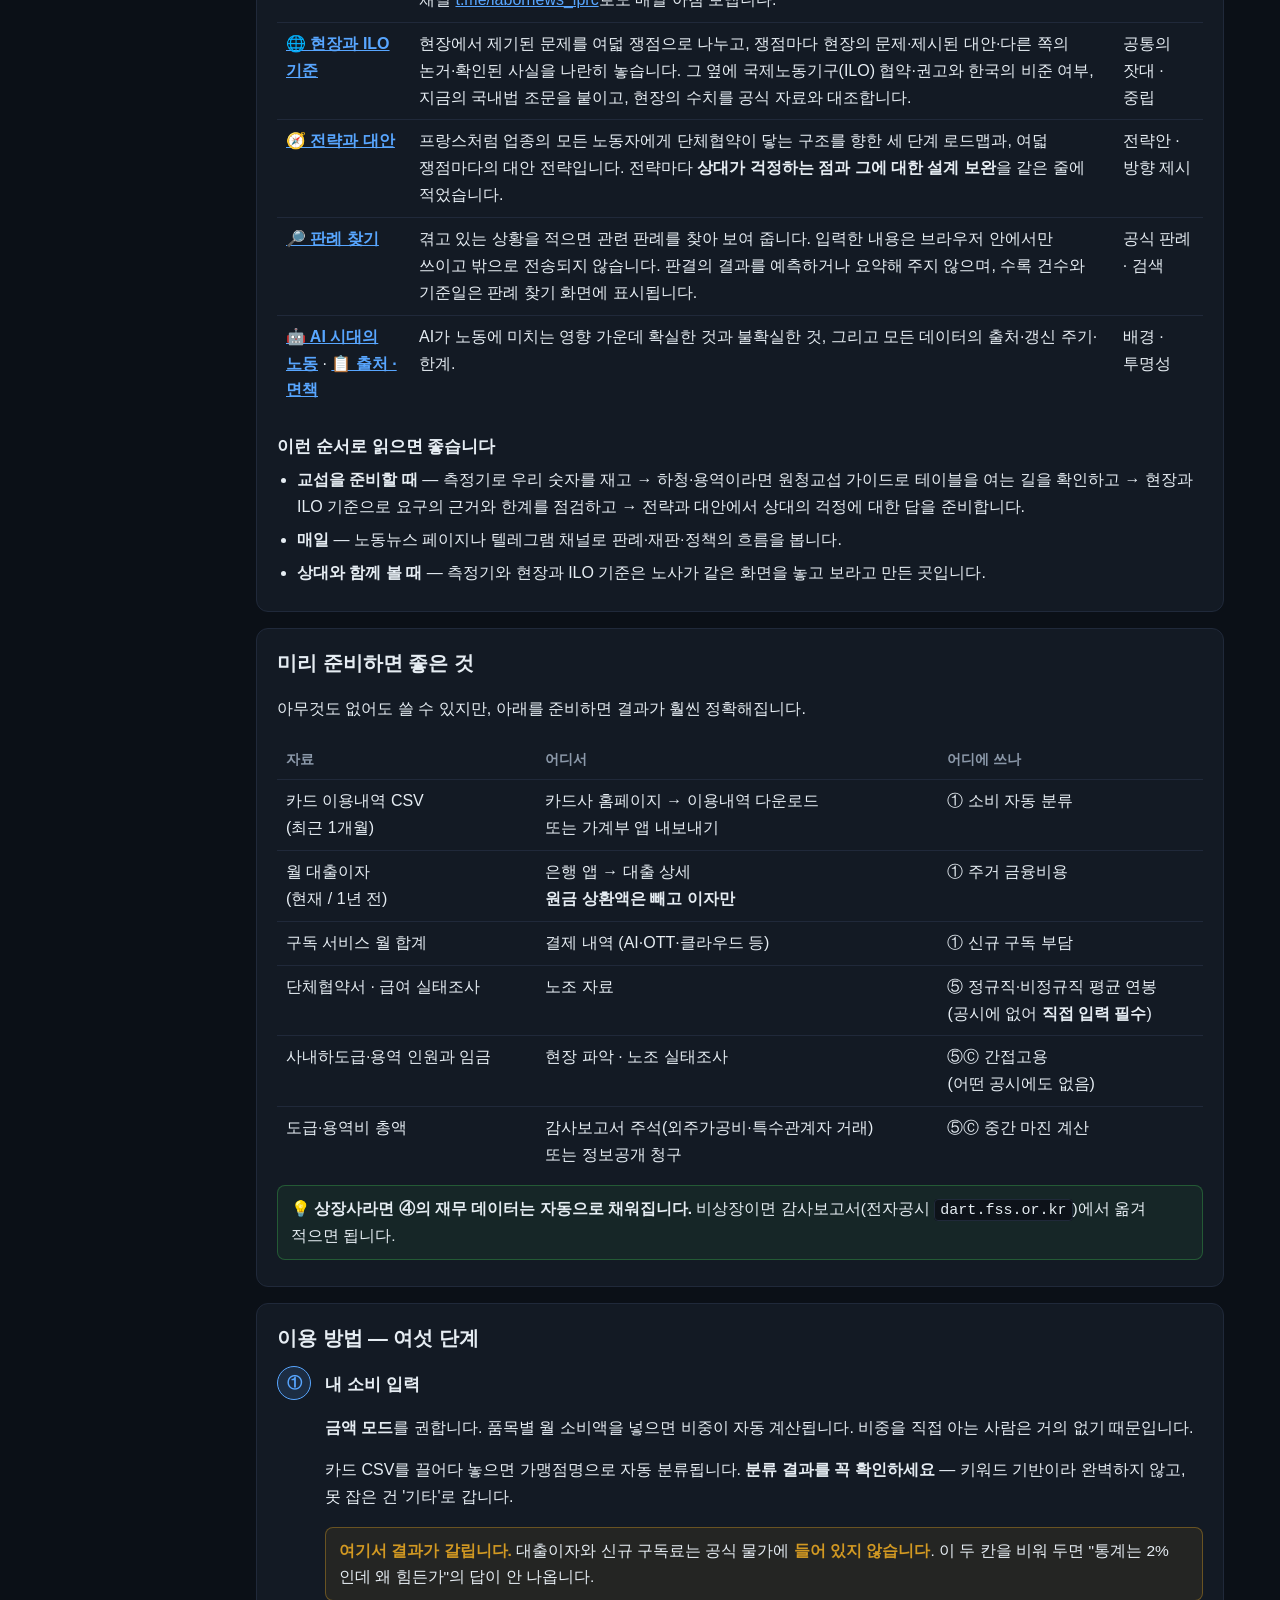
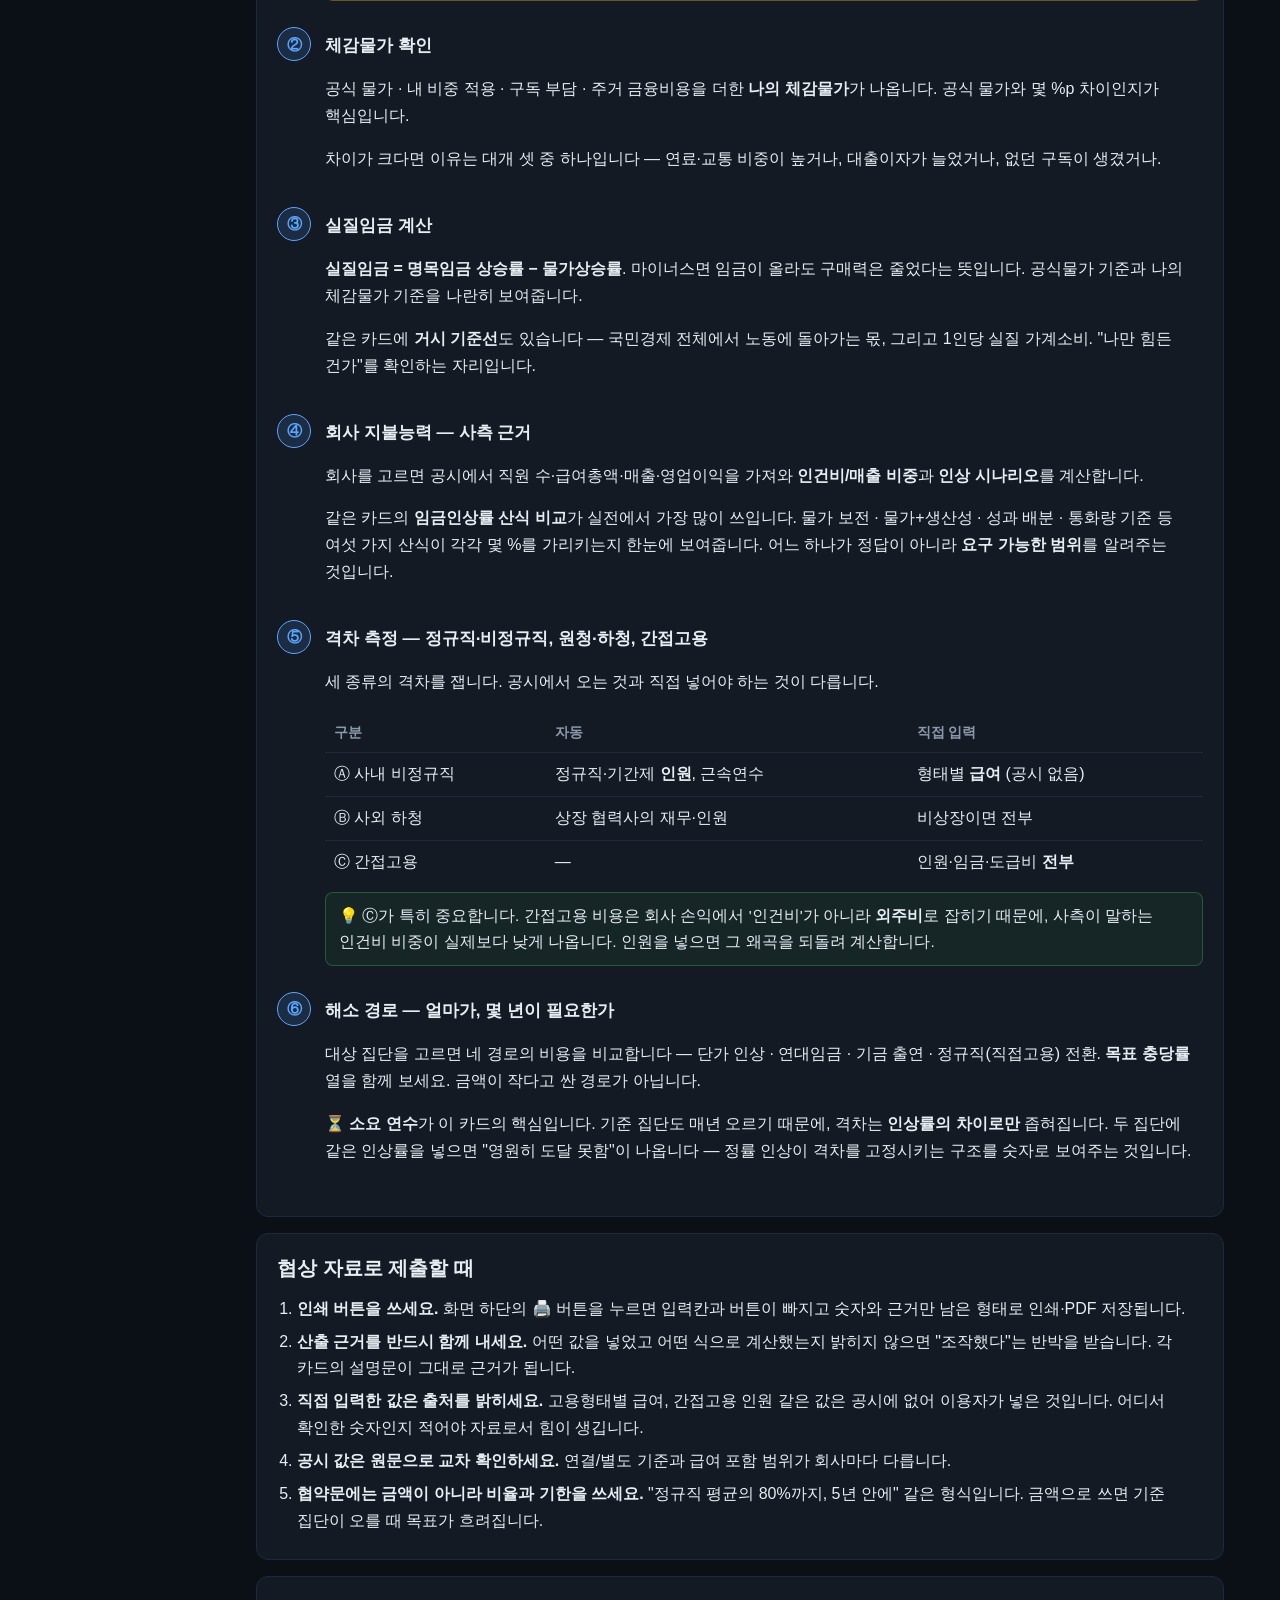
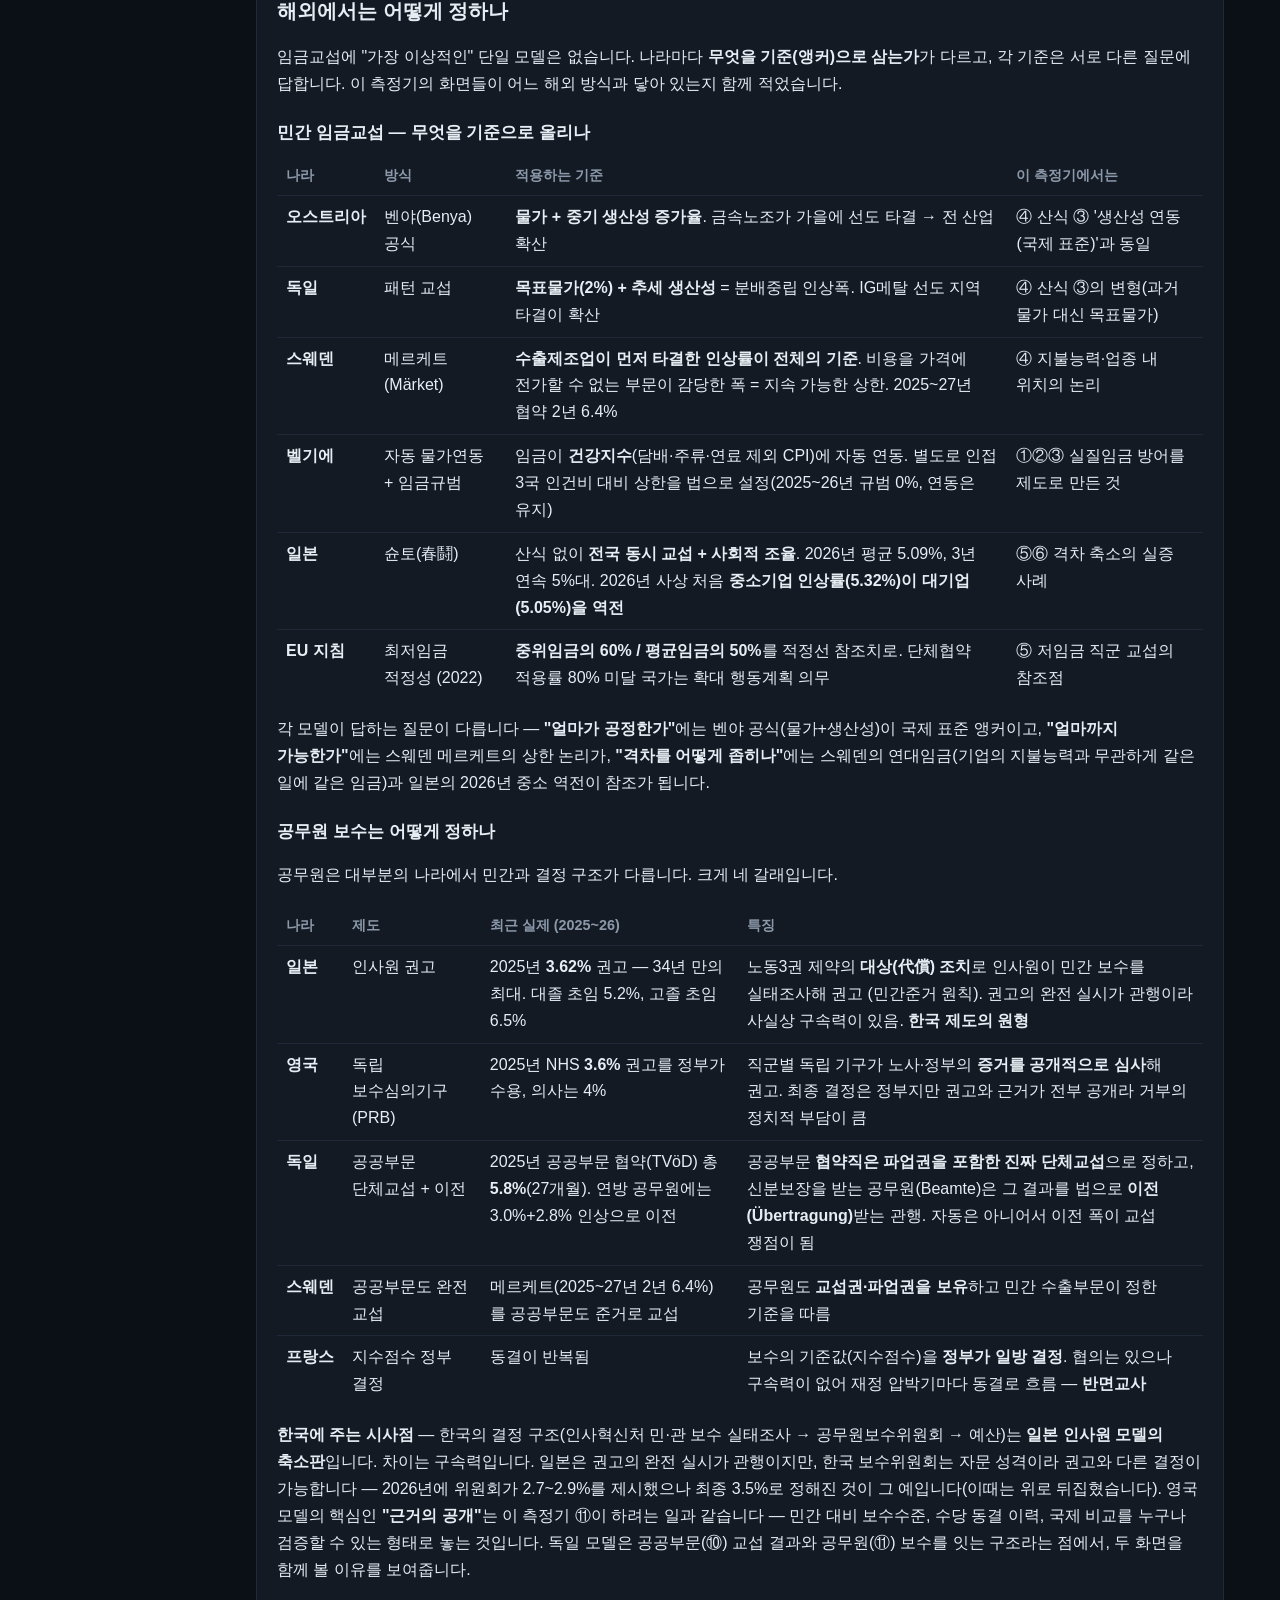
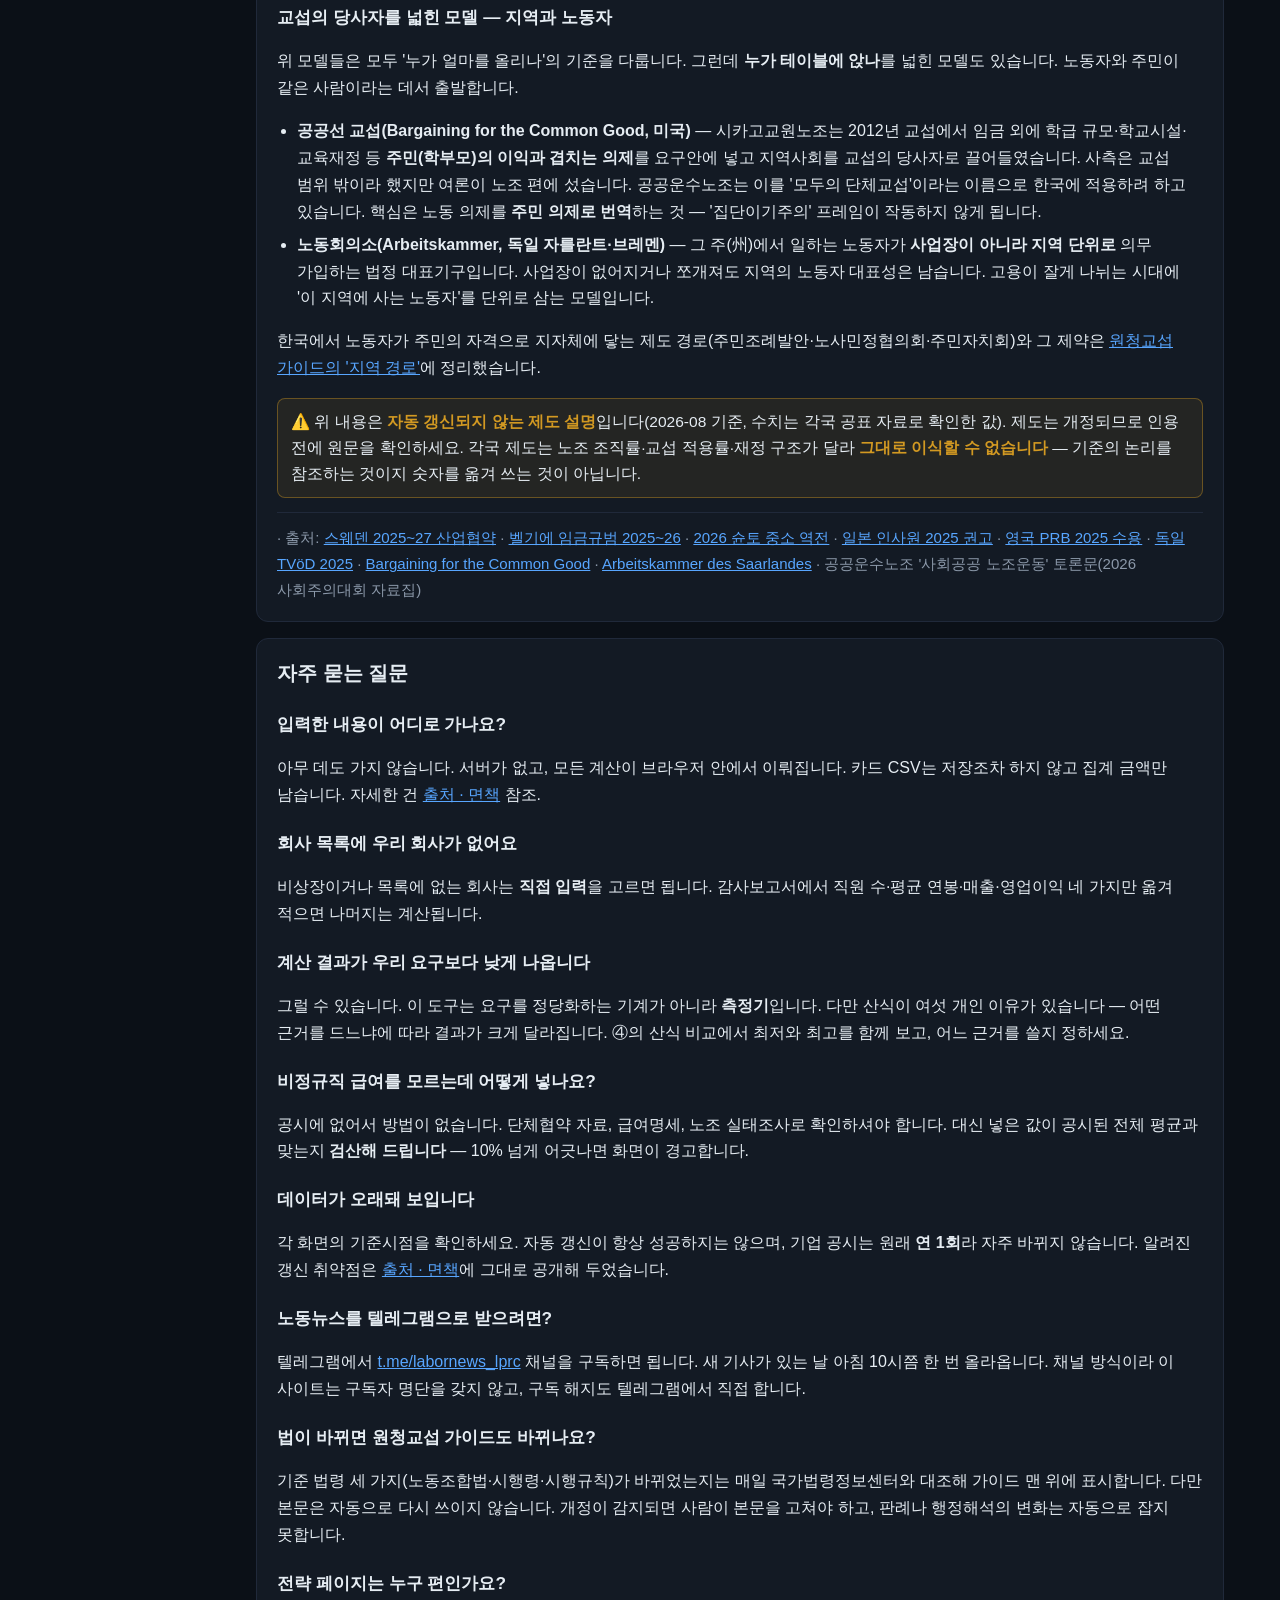
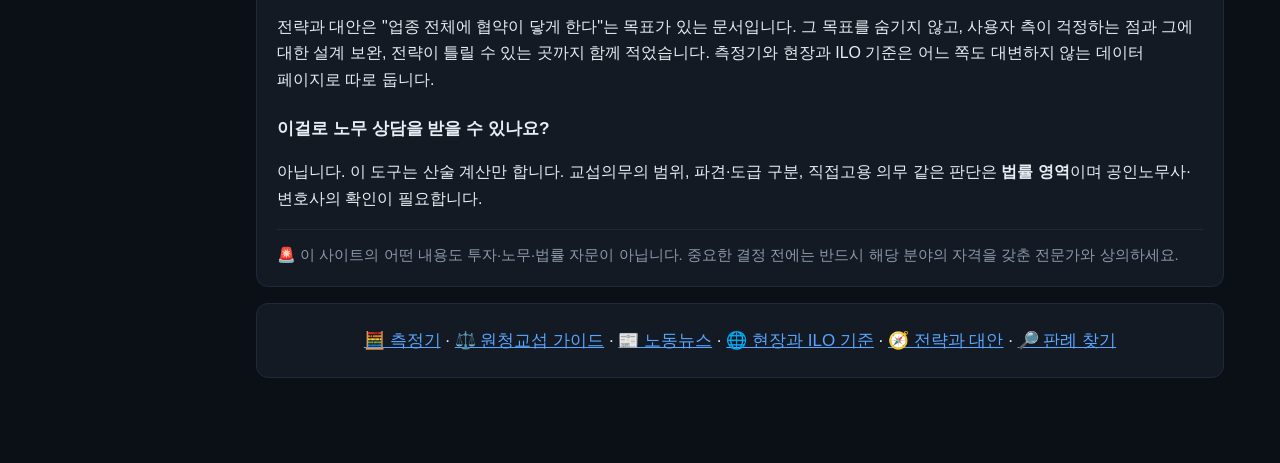
<file: docs/guide.html>
<!DOCTYPE html>
<html lang="ko">
<head>
<meta charset="utf-8">
<meta name="viewport" content="width=device-width,initial-scale=1">
<meta name="referrer" content="no-referrer">
<title>소개 · 이용 방법 — 모두를 위한 단체교섭</title>
<meta name="description" content="모두를 위한 단체교섭의 일곱 곳이 각각 무엇을 하는지, 열다섯 가지 질문에 어디서 답하는지, 무엇을 준비해 오면 좋은지, 해외에서는 임금을 어떻게 정하는지 정리했습니다.">
<link rel="canonical" href="https://xn--9d0b29hf1nhhl.kr/guide.html">
<meta property="og:type" content="website">
<meta property="og:site_name" content="모두를 위한 단체교섭">
<meta property="og:locale" content="ko_KR">
<meta property="og:title" content="소개 · 이용 방법 — 모두를 위한 단체교섭">
<meta property="og:description" content="모두를 위한 단체교섭의 일곱 곳이 각각 무엇을 하는지, 열다섯 가지 질문에 어디서 답하는지, 무엇을 준비해 오면 좋은지, 해외에서는 임금을 어떻게 정하는지 정리했습니다.">
<meta property="og:url" content="https://xn--9d0b29hf1nhhl.kr/guide.html">
<style>
  :root{--bg:#0b1017;--card:#131a24;--line:#20293a;--tx:#e6edf3;--mut:#8b98a9;
        --grn:#3fb950;--red:#f85149;--amb:#d29922;--acc:#58a6ff;}
  *{box-sizing:border-box}
  body{margin:0;background:var(--bg);color:var(--tx);
       font-family:-apple-system,BlinkMacSystemFont,"Segoe UI","Malgun Gothic",sans-serif;
       font-size:17px;line-height:1.68;
       word-break:keep-all;overflow-wrap:break-word}
  .wrap{max-width:1000px;margin:0 auto;padding:24px 16px 70px}
  header{border-bottom:1px solid var(--line);padding-bottom:16px;margin-bottom:22px}
  h1{font-size:1.62rem;margin:0 0 6px}
  .sub{color:var(--mut);font-size:1rem}
  .nav{display:flex;gap:6px;flex-wrap:wrap;margin:10px 0 12px}
  .nav a{color:var(--mut);text-decoration:none;font-size:.95rem;padding:6px 13px;
         border:1px solid var(--line);border-radius:20px;background:#0d1219;white-space:nowrap}
  .nav a:hover{color:var(--tx);border-color:var(--acc)}
  .nav a.on{color:var(--tx);border-color:var(--acc);background:rgba(88,166,255,.12);font-weight:600}
  .card{background:var(--card);border:1px solid var(--line);border-radius:12px;padding:18px 20px;margin-bottom:16px}
  .card h2{font-size:1.24rem;margin:0 0 10px}
  h3{font-size:1.08rem;margin:20px 0 6px}
  p,li,td,th{font-size:1rem}
  ul,ol{padding-left:20px;margin:6px 0}
  li{margin-bottom:6px}
  table{width:100%;border-collapse:collapse;margin-top:8px}
  th,td{padding:8px 9px;text-align:left;border-top:1px solid var(--line);vertical-align:top}
  th{color:var(--mut);font-weight:600;font-size:.9rem;border-top:none}
  a{color:var(--acc)}
  .note{color:var(--mut);font-size:.94rem;line-height:1.72;border-top:1px solid var(--line);padding-top:12px;margin-top:14px}
  .step{display:flex;gap:14px;margin-bottom:18px;align-items:flex-start}
  .num{flex:0 0 34px;height:34px;border-radius:50%;background:rgba(88,166,255,.14);
       border:1px solid var(--acc);color:var(--acc);display:flex;align-items:center;
       justify-content:center;font-weight:700;font-size:.95rem}
  .step-body{flex:1;min-width:0}
  .step-body h4{margin:4px 0 4px;font-size:1.08rem}
  .tip{background:rgba(63,185,80,.08);border:1px solid rgba(63,185,80,.35);
       border-radius:8px;padding:10px 13px;margin:8px 0;font-size:.97rem}
  .warn{background:rgba(210,153,34,.09);border:1px solid rgba(210,153,34,.4);
        border-radius:8px;padding:10px 13px;margin:8px 0;font-size:.97rem}
  .warn b{color:var(--amb)}
  code{background:#0d1219;border:1px solid var(--line);border-radius:4px;padding:1px 5px;font-size:.94rem}
  @media print{ body{background:#fff;color:#000;font-size:14.5px}
    .card{background:#fff;border-color:#bbb} .note,th{color:#444} a{color:#000} .nav{display:none} }
</style>
<link rel="stylesheet" href="./site.css?v=a202611053">
</head>
<body>
<div class="topbar noprint" id="topbar" role="banner"><div class="tb-in">
  <a class="brand" href="./"><i>⚖</i>모두를 위한 단체교섭</a>
  <button class="burger" type="button" aria-label="메뉴 열기" aria-expanded="false" aria-controls="sitemenu">☰</button>
  <nav class="menu" id="sitemenu" aria-label="사이트 메뉴">
    <div class="grp"><a href="./guide.html" class="on" aria-current="page">소개</a><button class="caret" type="button" aria-label="소개 하위 메뉴" aria-expanded="false">▾</button><div class="sub"><a href="./about.html">출처 · 면책</a></div></div>
    <a href="./measure.html">측정기</a>
    <div class="grp"><a href="./labor.html">원청교섭 가이드</a><button class="caret" type="button" aria-label="원청교섭 가이드 하위 메뉴" aria-expanded="false">▾</button><div class="sub"><a href="./strategy.html">전략과 대안</a><a href="./prec.html">판례 찾기</a></div></div>
    <a href="./news.html">노동뉴스</a>
    <a href="./ilo.html">현장과 ILO 기준</a>
    <a href="./future.html">AI 시대의 노동</a>
    <form class="search" role="search" onsubmit="return false"><input type="search" placeholder="사이트 검색" aria-label="사이트 검색" autocomplete="off"><div class="results" hidden></div></form>
  </nav>
</div></div><!-- /topbar -->
<div class="wrap">
<header>
  <h1>소개 · 이용 방법</h1>
  <div class="sub">처음 오셨다면 이 페이지부터 읽어 주세요. 측정기·원청교섭 가이드·노동뉴스·현장과 ILO 기준·전략과 대안이 각각 무엇을 하는지, 무엇을 준비해 오면 좋은지 정리했습니다.</div>
</header>

<div class="card">
  <h2>왜 만들었나</h2>
  <p>단체교섭에는 늘 두 개의 숫자가 마주 섭니다. 노동측은 <b>생계비</b>를, 사측은 <b>지불능력</b>을 말합니다.
    그런데 양쪽 모두 자기 쪽 숫자만 들고 나옵니다. 상대방 숫자를 검증할 방법이 없으니
    협상은 숫자 싸움이 아니라 목소리 싸움이 됩니다.</p>
  <p>그런데 임금 격차는 노사 사이에만 있지 않습니다. <b>산업과 산업 사이</b>에 있고,
    <b>같은 일을 하는 노동자와 노동자 사이</b>에 있으며, <b>정규직과 비정규직 사이</b>에 있습니다.
    원청과 하청, 대기업과 중소기업, 민간과 공공 사이에도 있습니다.
    이 격차들은 노사 협상 테이블에서 다뤄지지 않습니다.
    테이블에 앉은 사람과 앉지 못한 사람 사이의 격차이기 때문입니다.</p>

  <p>격차를 좁히는 데는 돈이 듭니다. 그 돈이 어디서 오는지 말하지 않는 해소 방안은 구호에 그칩니다.
    회사가 더 내는 방법이 있고, 이미 더 받는 쪽이 덜 가져가는 방법이 있습니다.
    뒤의 방법은 <b>상위 노동자의 동의 없이는 성립하지 않습니다.</b>
    누군가에게 양보를 요구하려면 그 양보가 얼마이고 무엇을 바꾸는지 숫자로 보여줄 수 있어야 합니다.
    그래서 이 도구는 격차를 재는 데서 멈추지 않고,
    <b>좁히는 데 드는 금액과 걸리는 햇수, 그 재원이 어디서 나오는지</b>까지 계산합니다.</p>

  <p>임금 차이는 통장에만 남지 않습니다. 같은 공간에서 같은 일을 하면서 다른 대우를 받는 경험은
    <b>위화감</b>이 되고, 위화감은 갈등이 됩니다. 갈등이 쌓인 사회는 불안해지고,
    불안한 사회에서는 더 받는 쪽도 덜 받는 쪽도 안전하지 않습니다.
    격차는 결국 <b>우리 모두의 삶의 질을 떨어뜨립니다.</b>
    격차 해소가 시혜나 양보가 아니라 함께 사는 조건인 이유입니다.</p>

  <p>서로의 숫자를 확인하고, 무엇을 얼마나 나눌지 함께 따지고, 그 결과를 감당하는 일.
    이것을 반복해서 몸에 익히는 것이 <b>공존의 방식</b>입니다.
    투표만이 민주주의가 아닙니다. 먹고사는 문제를 함께 계산할 수 있을 때 민주주의는 생활이 됩니다.</p>

  <p>그래서 이 도구는 <b>여러 숫자를 같은 화면에 놓습니다.</b> 어느 쪽이 옳은지 판정하지 않습니다.
    같은 데이터와 같은 계산식을 모두가 함께 보면, 최소한 <b>무엇을 두고 다투는지</b>는 분명해집니다.</p>

  <h3>열다섯 가지 질문에 답합니다</h3>
  <table>
    <thead><tr><th>질문</th><th>답하는 곳</th><th>쓰이는 데이터</th></tr></thead>
    <tbody>
      <tr><td><b>내 임금은 실제로 오른 게 맞나?</b><br>
        통계는 물가 2%라는데 왜 이렇게 빠듯한가</td>
        <td>①②③ 실질임금</td>
        <td>내 소비 구성 + 품목별 물가 + 임금지수</td></tr>
      <tr><td><b>회사는 얼마나 줄 수 있나?</b><br>
        "여력이 없다"는 말이 사실인가</td>
        <td>④ 단체협약</td>
        <td>전자공시(DART) 매출·영업이익·인건비</td></tr>
      <tr><td><b>같은 일을 하는데 왜 임금이 다른가?</b><br>
        그 격차를 좁히려면 얼마가, 몇 년이 필요한가</td>
        <td>⑤⑥ 노동 양극화</td>
        <td>공시 인원 구성 + 직접 입력하는 실태</td></tr>
      <tr><td><b>나라는 성장하는데 왜 내 몫은 아닌가?</b><br>
        성장을 무엇으로 재느냐에 따라 답이 달라진다</td>
        <td>⑦ 성장과 임금의 격차</td>
        <td>OECD 국민계정 — 1인당 실질 GDP·GNI·NNI + 임금지수</td></tr>
      <tr><td><b>공공기관은 어떤가?</b><br>
        우리 기관의 보수·근속·고용구조가 비슷한 기관 중 어디쯤인가</td>
        <td>⑩ 공공부문</td>
        <td>알리오 공시 355곳 — 성별 보수·근속, 소속외인력 포함</td></tr>
      <tr><td><b>공무원 보수는 어떤가?</b><br>
        정부가 정한 기준에 정부가 미달하고 있지 않나</td>
        <td>⑪ 공무원</td>
        <td>인사혁신처 봉급표 + 민간 대비 보수수준(지표누리)</td></tr>
      <tr><td><b>왜 온 가족이 벌어도 빠듯한가?</b><br>
        한 사람의 노동이 몇 명을 감당할 수 있나</td>
        <td>⑧ 부양 구조</td>
        <td>총인구 ÷ 취업자 수 + 주거비 부담</td></tr>
      <tr><td><b>물가는 왜 오르나?</b><br>
        내 임금과 상관없이 움직이는 배경 조건</td>
        <td>⑨ 통화량(M3)</td>
        <td>OECD 주요 5개 경제권 통화량 증가율</td></tr>
      <tr><td><b>우리 지역에서 만든 가치는 어디로 가나?</b><br>
        생산은 여기서 하는데 소득은 다른 곳에 남는 것은 아닌가</td>
        <td>⑫ 우리 지역</td>
        <td>통계청 지역소득 — 시도별 1인당 생산·소득, 지역외 순수취, 노동자 보수 몫</td></tr>
      <tr><td><b>우리 회사는 공시에 없는데?</b><br>
        비상장 중소기업의 인원과 임금 수준을 무엇으로 대조하나</td>
        <td>⑬ 회사가 공시에 없을 때</td>
        <td>국민연금 가입 사업장 내역 — 신고 인원·평균 신고소득·업종 내 위치</td></tr>
      <tr><td><b>우리는 원청과 교섭할 수 있나?</b><br>
        해당되는지, 언제까지 무엇을 해야 하는지</td>
        <td><a href="./labor.html">⚖️ 원청교섭 가이드</a></td>
        <td>개정 노동조합법·시행령·시행규칙, 노동위원회 통계, 판례</td></tr>
      <tr><td><b>요즘 노동 현장에서 무슨 일이 있나?</b><br>
        판례·재판·정책·사고 소식을 갈래별로</td>
        <td><a href="./news.html">📰 노동뉴스</a></td>
        <td>매일노동뉴스·법률신문·노동과세계·노동자신문 RSS (제목·링크만)</td></tr>
      <tr><td><b>우리 요구는 국제 기준으로 보면 어떤가?</b><br>
        ILO가 요구하는 것과 요구하지 않는 것</td>
        <td><a href="./ilo.html">🌐 현장과 ILO 기준</a></td>
        <td>ILO 협약·권고 원문과 한국 비준 현황, 국내 법령, 공식 통계</td></tr>
      <tr><td><b>격차를 업종 전체에서 좁히려면?</b><br>
        협약을 조합원 밖으로 넓히는 길과 상대의 걱정</td>
        <td><a href="./strategy.html">🧭 전략과 대안</a></td>
        <td>프랑스 노동법전·통계, 국내 법령, 노동부 조직현황</td></tr>
      <tr><td><b>내 상황과 비슷한 판례가 있나?</b><br>
        상황을 적으면 관련 판례를 찾아 줍니다</td>
        <td><a href="./prec.html">🔎 판례 찾기</a></td>
        <td>국가법령정보센터 판례. 승소 가능성을 판단하지 않으며, 입력은 브라우저 밖으로 나가지 않음</td></tr>
    </tbody>
  </table>
  <p style="color:var(--mut);font-size:.95rem">
    ⑧⑨ 는 협상 테이블에 바로 올리는 숫자가 아니라 <b>배경 조건</b>입니다.
    앞의 여섯 가지가 '무엇을 요구할 것인가' 라면, 이 둘은 '왜 이런 상황이 되었나' 에 가깝습니다.</p>

  <h3>누구를 위한 것인가</h3>
  <ul>
    <li><b>교섭 담당자</b> — 요구안의 근거를 숫자로 만들고, 상대 주장을 검증할 때</li>
    <li><b>비정규직·하청 노동자</b> — 격차의 크기와 좁히는 데 드는 실제 비용을 특정할 때</li>
    <li><b>사측 실무자</b> — 인상 시나리오가 손익에 미치는 영향을 미리 볼 때</li>
    <li><b>연구자·기자</b> — 공시 데이터로 회사별 지불능력을 비교할 때</li>
    <li><b>하청·용역·자회사 노동자</b> — 원청에 교섭을 요구할 수 있는지, 절차와 날짜를 확인할 때</li>
    <li><b>정책 담당자·사회적 대화 참여자</b> — 쟁점마다 국제 기준과 국내법, 양쪽의 걱정을 한눈에 볼 때</li>
    <li><b>그냥 궁금한 사람</b> — 나의 체감물가가 공식 통계와 얼마나 다른지 볼 때</li>
  </ul>

  <div class="warn">
    <b>중립 원칙</b> — 이 도구는 어느 쪽 주장도 대변하지 않습니다.
    노동측에 유리한 숫자와 사측에 유리한 숫자를 <b>같은 비중으로</b> 보여주며,
    한쪽에 불리한 한계도 숨기지 않고 화면에 적습니다.
    계산 결과가 요구안을 뒷받침하지 않을 수도 있습니다 — 그것도 알아야 할 정보입니다.
    <br>단, <a href="./strategy.html">🧭 전략과 대안</a>은 방향을 제시하는 <b>전략안</b>이라 성격이 다릅니다.
    전략을 숨기지 않고 공개하는 이유는 노사가 같은 설계도를 보면 설득이 빨라지고 교섭이 짧아지기 때문이며,
    그래서 전략마다 상대의 걱정과 설계 보완을 함께 적습니다.
  </div>
</div>

<div class="card" id="map">
  <h2>사이트 구성 — 무엇이 어디에 있나</h2>
  <p>처음에는 측정기 하나였지만, 지금은 성격이 다른 일곱 곳이 있습니다. <b>숫자를 재는 곳, 법과 절차를 안내하는 곳, 매일 소식을 모으는 곳, 공통의 잣대를 대는 곳, 방향을 제시하는 곳, 판례를 찾아 주는 곳</b>으로 나뉩니다.</p>
  <table>
    <thead><tr><th>페이지</th><th>무엇을 하나</th><th>성격</th></tr></thead>
    <tbody>
      <tr><td><a href="./measure.html"><b>🧮 측정기</b></a></td>
        <td>열세 화면으로 실질임금, 회사의 지불능력, 원·하청과 정규·비정규 격차, 성장과 임금, 공공부문, 우리 지역, 공시에 없는 회사까지 숫자로 잽니다.</td>
        <td>데이터 · 중립</td></tr>
      <tr><td><a href="./labor.html"><b>⚖️ 원청교섭 가이드</b></a></td>
        <td>2026년 3월 시행된 개정 노동조합법으로 열린 원청교섭의 길을 안내합니다. 자가진단, 교섭 절차의 날짜 자동 계산, 원청이 거부할 때의 대응 경로, 시행 뒤 숫자와 판례, 주민자치회·학교운영위원회 같은 지역 경로를 담았습니다. 기준 법령이 바뀌었는지는 <b>매일 자동으로 점검</b>합니다.</td>
        <td>법 · 절차 안내</td></tr>
      <tr><td><a href="./news.html"><b>📰 노동뉴스</b></a></td>
        <td>매일노동뉴스·법률신문·노동과세계·노동자신문의 노동 기사를 매일 모아 갈등·쟁의, 사건·사고, 노동법·정책, 판례·법리, 재판·심판 진행, 교섭·임금으로 나눕니다. 제목과 링크만 싣고, 텔레그램 채널 <a href="https://t.me/labornews_lprc" target="_blank" rel="noopener noreferrer">t.me/labornews_lprc</a>로도 매일 아침 보냅니다.</td>
        <td>매일 모음</td></tr>
      <tr><td><a href="./ilo.html"><b>🌐 현장과 ILO 기준</b></a></td>
        <td>현장에서 제기된 문제를 여덟 쟁점으로 나누고, 쟁점마다 현장의 문제·제시된 대안·다른 쪽의 논거·확인된 사실을 나란히 놓습니다. 그 옆에 국제노동기구(ILO) 협약·권고와 한국의 비준 여부, 지금의 국내법 조문을 붙이고, 현장의 수치를 공식 자료와 대조합니다.</td>
        <td>공통의 잣대 · 중립</td></tr>
      <tr><td><a href="./strategy.html"><b>🧭 전략과 대안</b></a></td>
        <td>프랑스처럼 업종의 모든 노동자에게 단체협약이 닿는 구조를 향한 세 단계 로드맵과, 여덟 쟁점마다의 대안 전략입니다. 전략마다 <b>상대가 걱정하는 점과 그에 대한 설계 보완</b>을 같은 줄에 적었습니다.</td>
        <td>전략안 · 방향 제시</td></tr>
      <tr><td><a href="./prec.html"><b>🔎 판례 찾기</b></a></td>
        <td>겪고 있는 상황을 적으면 관련 판례를 찾아 보여 줍니다. 입력한 내용은 브라우저 안에서만 쓰이고 밖으로 전송되지 않습니다. 판결의 결과를 예측하거나 요약해 주지 않으며, 수록 건수와 기준일은 판례 찾기 화면에 표시됩니다.</td>
        <td>공식 판례 · 검색</td></tr>
      <tr><td><a href="./future.html"><b>🤖 AI 시대의 노동</b></a> · <a href="./about.html"><b>📋 출처 · 면책</b></a></td>
        <td>AI가 노동에 미치는 영향 가운데 확실한 것과 불확실한 것, 그리고 모든 데이터의 출처·갱신 주기·한계.</td>
        <td>배경 · 투명성</td></tr>
    </tbody>
  </table>
  <h3>이런 순서로 읽으면 좋습니다</h3>
  <ul>
    <li><b>교섭을 준비할 때</b> — 측정기로 우리 숫자를 재고 → 하청·용역이라면 원청교섭 가이드로 테이블을 여는 길을 확인하고 → 현장과 ILO 기준으로 요구의 근거와 한계를 점검하고 → 전략과 대안에서 상대의 걱정에 대한 답을 준비합니다.</li>
    <li><b>매일</b> — 노동뉴스 페이지나 텔레그램 채널로 판례·재판·정책의 흐름을 봅니다.</li>
    <li><b>상대와 함께 볼 때</b> — 측정기와 현장과 ILO 기준은 노사가 같은 화면을 놓고 보라고 만든 곳입니다.</li>
  </ul>
</div>

<div class="card">
  <h2>미리 준비하면 좋은 것</h2>
  <p>아무것도 없어도 쓸 수 있지만, 아래를 준비하면 결과가 훨씬 정확해집니다.</p>
  <table>
    <thead><tr><th>자료</th><th>어디서</th><th>어디에 쓰나</th></tr></thead>
    <tbody>
      <tr><td>카드 이용내역 CSV<br>(최근 1개월)</td>
        <td>카드사 홈페이지 → 이용내역 다운로드<br>또는 가계부 앱 내보내기</td>
        <td>① 소비 자동 분류</td></tr>
      <tr><td>월 대출이자<br>(현재 / 1년 전)</td>
        <td>은행 앱 → 대출 상세<br><b>원금 상환액은 빼고 이자만</b></td>
        <td>① 주거 금융비용</td></tr>
      <tr><td>구독 서비스 월 합계</td><td>결제 내역 (AI·OTT·클라우드 등)</td><td>① 신규 구독 부담</td></tr>
      <tr><td>단체협약서 · 급여 실태조사</td>
        <td>노조 자료</td>
        <td>⑤ 정규직·비정규직 평균 연봉<br>(공시에 없어 <b>직접 입력 필수</b>)</td></tr>
      <tr><td>사내하도급·용역 인원과 임금</td>
        <td>현장 파악 · 노조 실태조사</td>
        <td>⑤Ⓒ 간접고용<br>(어떤 공시에도 없음)</td></tr>
      <tr><td>도급·용역비 총액</td>
        <td>감사보고서 주석(외주가공비·특수관계자 거래)<br>또는 정보공개 청구</td>
        <td>⑤Ⓒ 중간 마진 계산</td></tr>
    </tbody>
  </table>
  <div class="tip">💡 <b>상장사라면 ④의 재무 데이터는 자동으로 채워집니다.</b>
    비상장이면 감사보고서(전자공시 <code>dart.fss.or.kr</code>)에서 옮겨 적으면 됩니다.</div>
</div>

<div class="card">
  <h2>이용 방법 — 여섯 단계</h2>

  <div class="step">
    <div class="num">①</div>
    <div class="step-body">
      <h4>내 소비 입력</h4>
      <p><b>금액 모드</b>를 권합니다. 품목별 월 소비액을 넣으면 비중이 자동 계산됩니다.
        비중을 직접 아는 사람은 거의 없기 때문입니다.</p>
      <p>카드 CSV를 끌어다 놓으면 가맹점명으로 자동 분류됩니다.
        <b>분류 결과를 꼭 확인하세요</b> — 키워드 기반이라 완벽하지 않고, 못 잡은 건 '기타'로 갑니다.</p>
      <div class="warn"><b>여기서 결과가 갈립니다.</b> 대출이자와 신규 구독료는 공식 물가에 <b>들어 있지 않습니다</b>.
        이 두 칸을 비워 두면 "통계는 2%인데 왜 힘든가"의 답이 안 나옵니다.</div>
    </div>
  </div>

  <div class="step">
    <div class="num">②</div>
    <div class="step-body">
      <h4>체감물가 확인</h4>
      <p>공식 물가 · 내 비중 적용 · 구독 부담 · 주거 금융비용을 더한 <b>나의 체감물가</b>가 나옵니다.
        공식 물가와 몇 %p 차이인지가 핵심입니다.</p>
      <p>차이가 크다면 이유는 대개 셋 중 하나입니다 — 연료·교통 비중이 높거나, 대출이자가 늘었거나,
        없던 구독이 생겼거나.</p>
    </div>
  </div>

  <div class="step">
    <div class="num">③</div>
    <div class="step-body">
      <h4>실질임금 계산</h4>
      <p><b>실질임금 = 명목임금 상승률 − 물가상승률</b>. 마이너스면 임금이 올라도 구매력은 줄었다는 뜻입니다.
        공식물가 기준과 나의 체감물가 기준을 나란히 보여줍니다.</p>
      <p>같은 카드에 <b>거시 기준선</b>도 있습니다 — 국민경제 전체에서 노동에 돌아가는 몫,
        그리고 1인당 실질 가계소비. "나만 힘든 건가"를 확인하는 자리입니다.</p>
    </div>
  </div>

  <div class="step">
    <div class="num">④</div>
    <div class="step-body">
      <h4>회사 지불능력 — 사측 근거</h4>
      <p>회사를 고르면 공시에서 직원 수·급여총액·매출·영업이익을 가져와
        <b>인건비/매출 비중</b>과 <b>인상 시나리오</b>를 계산합니다.</p>
      <p>같은 카드의 <b>임금인상률 산식 비교</b>가 실전에서 가장 많이 쓰입니다.
        물가 보전 · 물가+생산성 · 성과 배분 · 통화량 기준 등 여섯 가지 산식이
        각각 몇 %를 가리키는지 한눈에 보여줍니다. 어느 하나가 정답이 아니라
        <b>요구 가능한 범위</b>를 알려주는 것입니다.</p>
    </div>
  </div>

  <div class="step">
    <div class="num">⑤</div>
    <div class="step-body">
      <h4>격차 측정 — 정규직·비정규직, 원청·하청, 간접고용</h4>
      <p>세 종류의 격차를 잽니다. 공시에서 오는 것과 직접 넣어야 하는 것이 다릅니다.</p>
      <table>
        <thead><tr><th>구분</th><th>자동</th><th>직접 입력</th></tr></thead>
        <tbody>
          <tr><td>Ⓐ 사내 비정규직</td><td>정규직·기간제 <b>인원</b>, 근속연수</td><td>형태별 <b>급여</b> (공시 없음)</td></tr>
          <tr><td>Ⓑ 사외 하청</td><td>상장 협력사의 재무·인원</td><td>비상장이면 전부</td></tr>
          <tr><td>Ⓒ 간접고용</td><td>—</td><td>인원·임금·도급비 <b>전부</b></td></tr>
        </tbody>
      </table>
      <div class="tip">💡 Ⓒ가 특히 중요합니다. 간접고용 비용은 회사 손익에서 '인건비'가 아니라 <b>외주비</b>로
        잡히기 때문에, 사측이 말하는 인건비 비중이 실제보다 낮게 나옵니다.
        인원을 넣으면 그 왜곡을 되돌려 계산합니다.</div>
    </div>
  </div>

  <div class="step">
    <div class="num">⑥</div>
    <div class="step-body">
      <h4>해소 경로 — 얼마가, 몇 년이 필요한가</h4>
      <p>대상 집단을 고르면 네 경로의 비용을 비교합니다 —
        단가 인상 · 연대임금 · 기금 출연 · 정규직(직접고용) 전환.
        <b>목표 충당률</b> 열을 함께 보세요. 금액이 작다고 싼 경로가 아닙니다.</p>
      <p><b>⏳ 소요 연수</b>가 이 카드의 핵심입니다. 기준 집단도 매년 오르기 때문에,
        격차는 <b>인상률의 차이로만</b> 좁혀집니다.
        두 집단에 같은 인상률을 넣으면 "영원히 도달 못함"이 나옵니다 —
        정률 인상이 격차를 고정시키는 구조를 숫자로 보여주는 것입니다.</p>
    </div>
  </div>
</div>

<div class="card">
  <h2>협상 자료로 제출할 때</h2>
  <ol>
    <li><b>인쇄 버튼을 쓰세요.</b> 화면 하단의 🖨️ 버튼을 누르면 입력칸과 버튼이 빠지고
      숫자와 근거만 남은 형태로 인쇄·PDF 저장됩니다.</li>
    <li><b>산출 근거를 반드시 함께 내세요.</b> 어떤 값을 넣었고 어떤 식으로 계산했는지 밝히지 않으면
      "조작했다"는 반박을 받습니다. 각 카드의 설명문이 그대로 근거가 됩니다.</li>
    <li><b>직접 입력한 값은 출처를 밝히세요.</b> 고용형태별 급여, 간접고용 인원 같은 값은
      공시에 없어 이용자가 넣은 것입니다. 어디서 확인한 숫자인지 적어야 자료로서 힘이 생깁니다.</li>
    <li><b>공시 값은 원문으로 교차 확인하세요.</b> 연결/별도 기준과 급여 포함 범위가 회사마다 다릅니다.</li>
    <li><b>협약문에는 금액이 아니라 비율과 기한을 쓰세요.</b> "정규직 평균의 80%까지, 5년 안에" 같은 형식입니다.
      금액으로 쓰면 기준 집단이 오를 때 목표가 흐려집니다.</li>
  </ol>
</div>

<div class="card">
  <h2>해외에서는 어떻게 정하나</h2>
  <p>임금교섭에 "가장 이상적인" 단일 모델은 없습니다. 나라마다 <b>무엇을 기준(앵커)으로
    삼는가</b>가 다르고, 각 기준은 서로 다른 질문에 답합니다. 이 측정기의 화면들이
    어느 해외 방식과 닿아 있는지 함께 적었습니다.</p>

  <h3>민간 임금교섭 — 무엇을 기준으로 올리나</h3>
  <table>
    <thead><tr><th>나라</th><th>방식</th><th>적용하는 기준</th><th>이 측정기에서는</th></tr></thead>
    <tbody>
      <tr><td><b>오스트리아</b></td><td>벤야(Benya) 공식</td>
        <td><b>물가 + 중기 생산성 증가율</b>. 금속노조가 가을에 선도 타결 → 전 산업 확산</td>
        <td>④ 산식 ③ '생산성 연동(국제 표준)'과 동일</td></tr>
      <tr><td><b>독일</b></td><td>패턴 교섭</td>
        <td><b>목표물가(2%) + 추세 생산성</b> = 분배중립 인상폭. IG메탈 선도 지역 타결이 확산</td>
        <td>④ 산식 ③의 변형(과거 물가 대신 목표물가)</td></tr>
      <tr><td><b>스웨덴</b></td><td>메르케트(Märket)</td>
        <td><b>수출제조업이 먼저 타결한 인상률이 전체의 기준</b>. 비용을 가격에 전가할 수 없는
          부문이 감당한 폭 = 지속 가능한 상한. 2025~27년 협약 2년 6.4%</td>
        <td>④ 지불능력·업종 내 위치의 논리</td></tr>
      <tr><td><b>벨기에</b></td><td>자동 물가연동 + 임금규범</td>
        <td>임금이 <b>건강지수</b>(담배·주류·연료 제외 CPI)에 자동 연동. 별도로 인접 3국
          인건비 대비 상한을 법으로 설정(2025~26년 규범 0%, 연동은 유지)</td>
        <td>①②③ 실질임금 방어를 제도로 만든 것</td></tr>
      <tr><td><b>일본</b></td><td>슌토(春鬪)</td>
        <td>산식 없이 <b>전국 동시 교섭 + 사회적 조율</b>. 2026년 평균 5.09%, 3년 연속 5%대.
          2026년 사상 처음 <b>중소기업 인상률(5.32%)이 대기업(5.05%)을 역전</b></td>
        <td>⑤⑥ 격차 축소의 실증 사례</td></tr>
      <tr><td><b>EU 지침</b></td><td>최저임금 적정성 (2022)</td>
        <td><b>중위임금의 60% / 평균임금의 50%</b>를 적정선 참조치로. 단체협약 적용률
          80% 미달 국가는 확대 행동계획 의무</td>
        <td>⑤ 저임금 직군 교섭의 참조점</td></tr>
    </tbody>
  </table>
  <p>각 모델이 답하는 질문이 다릅니다 — <b>"얼마가 공정한가"</b>에는 벤야 공식(물가+생산성)이
    국제 표준 앵커이고, <b>"얼마까지 가능한가"</b>에는 스웨덴 메르케트의 상한 논리가,
    <b>"격차를 어떻게 좁히나"</b>에는 스웨덴의 연대임금(기업의 지불능력과 무관하게 같은 일에
    같은 임금)과 일본의 2026년 중소 역전이 참조가 됩니다.</p>

  <h3>공무원 보수는 어떻게 정하나</h3>
  <p>공무원은 대부분의 나라에서 민간과 결정 구조가 다릅니다. 크게 네 갈래입니다.</p>
  <table>
    <thead><tr><th>나라</th><th>제도</th><th>최근 실제 (2025~26)</th><th>특징</th></tr></thead>
    <tbody>
      <tr><td><b>일본</b></td><td>인사원 권고</td>
        <td>2025년 <b>3.62%</b> 권고 — 34년 만의 최대. 대졸 초임 5.2%, 고졸 초임 6.5%</td>
        <td>노동3권 제약의 <b>대상(代償) 조치</b>로 인사원이 민간 보수를 실태조사해 권고
          (민간준거 원칙). 권고의 완전 실시가 관행이라 사실상 구속력이 있음.
          <b>한국 제도의 원형</b></td></tr>
      <tr><td><b>영국</b></td><td>독립 보수심의기구(PRB)</td>
        <td>2025년 NHS <b>3.6%</b> 권고를 정부가 수용, 의사는 4%</td>
        <td>직군별 독립 기구가 노사·정부의 <b>증거를 공개적으로 심사</b>해 권고.
          최종 결정은 정부지만 권고와 근거가 전부 공개라 거부의 정치적 부담이 큼</td></tr>
      <tr><td><b>독일</b></td><td>공공부문 단체교섭 + 이전</td>
        <td>2025년 공공부문 협약(TVöD) 총 <b>5.8%</b>(27개월). 연방 공무원에는
          3.0%+2.8% 인상으로 이전</td>
        <td>공공부문 <b>협약직은 파업권을 포함한 진짜 단체교섭</b>으로 정하고, 신분보장을
          받는 공무원(Beamte)은 그 결과를 법으로 <b>이전(Übertragung)</b>받는 관행.
          자동은 아니어서 이전 폭이 교섭 쟁점이 됨</td></tr>
      <tr><td><b>스웨덴</b></td><td>공공부문도 완전 교섭</td>
        <td>메르케트(2025~27년 2년 6.4%)를 공공부문도 준거로 교섭</td>
        <td>공무원도 <b>교섭권·파업권을 보유</b>하고 민간 수출부문이 정한 기준을 따름</td></tr>
      <tr><td><b>프랑스</b></td><td>지수점수 정부 결정</td>
        <td>동결이 반복됨</td>
        <td>보수의 기준값(지수점수)을 <b>정부가 일방 결정</b>. 협의는 있으나 구속력이 없어
          재정 압박기마다 동결로 흐름 — <b>반면교사</b></td></tr>
    </tbody>
  </table>

  <p><b>한국에 주는 시사점</b> — 한국의 결정 구조(인사혁신처 민·관 보수 실태조사 →
    공무원보수위원회 → 예산)는 <b>일본 인사원 모델의 축소판</b>입니다. 차이는 구속력입니다.
    일본은 권고의 완전 실시가 관행이지만, 한국 보수위원회는 자문 성격이라 권고와 다른
    결정이 가능합니다 — 2026년에 위원회가 2.7~2.9%를 제시했으나 최종 3.5%로 정해진 것이
    그 예입니다(이때는 위로 뒤집혔습니다). 영국 모델의 핵심인 <b>"근거의 공개"</b>는
    이 측정기 ⑪이 하려는 일과 같습니다 — 민간 대비 보수수준, 수당 동결 이력, 국제 비교를
    누구나 검증할 수 있는 형태로 놓는 것입니다. 독일 모델은 공공부문(⑩) 교섭 결과와
    공무원(⑪) 보수를 잇는 구조라는 점에서, 두 화면을 함께 볼 이유를 보여줍니다.</p>

  <h3>교섭의 당사자를 넓힌 모델 — 지역과 노동자</h3>
  <p>위 모델들은 모두 '누가 얼마를 올리나'의 기준을 다룹니다. 그런데 <b>누가 테이블에 앉나</b>를
    넓힌 모델도 있습니다. 노동자와 주민이 같은 사람이라는 데서 출발합니다.</p>
  <ul>
    <li><b>공공선 교섭(Bargaining for the Common Good, 미국)</b> — 시카고교원노조는 2012년 교섭에서
      임금 외에 학급 규모·학교시설·교육재정 등 <b>주민(학부모)의 이익과 겹치는 의제</b>를 요구안에 넣고
      지역사회를 교섭의 당사자로 끌어들였습니다. 사측은 교섭 범위 밖이라 했지만 여론이 노조 편에 섰습니다.
      공공운수노조는 이를 '모두의 단체교섭'이라는 이름으로 한국에 적용하려 하고 있습니다.
      핵심은 노동 의제를 <b>주민 의제로 번역</b>하는 것 — '집단이기주의' 프레임이 작동하지 않게 됩니다.</li>
    <li><b>노동회의소(Arbeitskammer, 독일 자를란트·브레멘)</b> — 그 주(州)에서 일하는 노동자가
      <b>사업장이 아니라 지역 단위로</b> 의무 가입하는 법정 대표기구입니다. 사업장이 없어지거나 쪼개져도
      지역의 노동자 대표성은 남습니다. 고용이 잘게 나뉘는 시대에 '이 지역에 사는 노동자'를 단위로 삼는 모델입니다.</li>
  </ul>
  <p class="muted">한국에서 노동자가 주민의 자격으로 지자체에 닿는 제도 경로(주민조례발안·노사민정협의회·주민자치회)와
    그 제약은 <a href="./labor.html">원청교섭 가이드의 '지역 경로'</a>에 정리했습니다.</p>

  <div class="warn">
    ⚠️ 위 내용은 <b>자동 갱신되지 않는 제도 설명</b>입니다(2026-08 기준, 수치는 각국 공표
    자료로 확인한 값). 제도는 개정되므로 인용 전에 원문을 확인하세요.
    각국 제도는 노조 조직률·교섭 적용률·재정 구조가 달라 <b>그대로 이식할 수 없습니다</b> —
    기준의 논리를 참조하는 것이지 숫자를 옮겨 쓰는 것이 아닙니다.
  </div>
  <div class="note">
    · 출처: <a href="https://swedenherald.com/article/swedens-industry-agreement-secures-64-percent-wage-rise-over-two-years" target="_blank" rel="noopener noreferrer">스웨덴 2025~27 산업협약</a> ·
    <a href="https://www.lydian.be/en/news-insights/government-sets-wage-norm-2025-2026-0" target="_blank" rel="noopener noreferrer">벨기에 임금규범 2025~26</a> ·
    <a href="https://www.pressman.kr/news/articleView.html?idxno=101324" target="_blank" rel="noopener noreferrer">2026 슌토 중소 역전</a> ·
    <a href="https://biz.sbs.co.kr/article/20000251957" target="_blank" rel="noopener noreferrer">일본 인사원 2025 권고</a> ·
    <a href="https://www.nhsemployers.org/news/nhs-employers-responds-governments-acceptance-pay-review-bodies-recommendations" target="_blank" rel="noopener noreferrer">영국 PRB 2025 수용</a> ·
    <a href="https://oeffentlicher-dienst.info/tvoed/tr/2025/" target="_blank" rel="noopener noreferrer">독일 TVöD 2025</a> ·
    <a href="https://www.bargainingforthecommongood.org/" target="_blank" rel="noopener noreferrer">Bargaining for the Common Good</a> ·
    <a href="https://www.arbeitskammer.de/" target="_blank" rel="noopener noreferrer">Arbeitskammer des Saarlandes</a> ·
    공공운수노조 '사회공공 노조운동' 토론문(2026 사회주의대회 자료집)
  </div>
</div>

<div class="card">
  <h2>자주 묻는 질문</h2>

  <h3>입력한 내용이 어디로 가나요?</h3>
  <p>아무 데도 가지 않습니다. 서버가 없고, 모든 계산이 브라우저 안에서 이뤄집니다.
    카드 CSV는 저장조차 하지 않고 집계 금액만 남습니다. 자세한 건 <a href="./about.html">출처 · 면책</a> 참조.</p>

  <h3>회사 목록에 우리 회사가 없어요</h3>
  <p>비상장이거나 목록에 없는 회사는 <b>직접 입력</b>을 고르면 됩니다.
    감사보고서에서 직원 수·평균 연봉·매출·영업이익 네 가지만 옮겨 적으면 나머지는 계산됩니다.</p>

  <h3>계산 결과가 우리 요구보다 낮게 나옵니다</h3>
  <p>그럴 수 있습니다. 이 도구는 요구를 정당화하는 기계가 아니라 <b>측정기</b>입니다.
    다만 산식이 여섯 개인 이유가 있습니다 — 어떤 근거를 드느냐에 따라 결과가 크게 달라집니다.
    ④의 산식 비교에서 최저와 최고를 함께 보고, 어느 근거를 쓸지 정하세요.</p>

  <h3>비정규직 급여를 모르는데 어떻게 넣나요?</h3>
  <p>공시에 없어서 방법이 없습니다. 단체협약 자료, 급여명세, 노조 실태조사로 확인하셔야 합니다.
    대신 넣은 값이 공시된 전체 평균과 맞는지 <b>검산해 드립니다</b> —
    10% 넘게 어긋나면 화면이 경고합니다.</p>

  <h3>데이터가 오래돼 보입니다</h3>
  <p>각 화면의 기준시점을 확인하세요. 자동 갱신이 항상 성공하지는 않으며,
    기업 공시는 원래 <b>연 1회</b>라 자주 바뀌지 않습니다.
    알려진 갱신 취약점은 <a href="./about.html">출처 · 면책</a>에 그대로 공개해 두었습니다.</p>

  <h3>노동뉴스를 텔레그램으로 받으려면?</h3>
  <p>텔레그램에서 <a href="https://t.me/labornews_lprc" target="_blank" rel="noopener noreferrer">t.me/labornews_lprc</a> 채널을 구독하면 됩니다.
    새 기사가 있는 날 아침 10시쯤 한 번 올라옵니다. 채널 방식이라 이 사이트는 구독자 명단을 갖지 않고, 구독 해지도 텔레그램에서 직접 합니다.</p>

  <h3>법이 바뀌면 원청교섭 가이드도 바뀌나요?</h3>
  <p>기준 법령 세 가지(노동조합법·시행령·시행규칙)가 바뀌었는지는 매일 국가법령정보센터와 대조해 가이드 맨 위에 표시합니다.
    다만 본문은 자동으로 다시 쓰이지 않습니다. 개정이 감지되면 사람이 본문을 고쳐야 하고, 판례나 행정해석의 변화는 자동으로 잡지 못합니다.</p>

  <h3>전략 페이지는 누구 편인가요?</h3>
  <p>전략과 대안은 "업종 전체에 협약이 닿게 한다"는 목표가 있는 문서입니다. 그 목표를 숨기지 않고, 사용자 측이 걱정하는 점과 그에 대한 설계 보완,
    전략이 틀릴 수 있는 곳까지 함께 적었습니다. 측정기와 현장과 ILO 기준은 어느 쪽도 대변하지 않는 데이터 페이지로 따로 둡니다.</p>

  <h3>이걸로 노무 상담을 받을 수 있나요?</h3>
  <p>아닙니다. 이 도구는 산술 계산만 합니다.
    교섭의무의 범위, 파견·도급 구분, 직접고용 의무 같은 판단은 <b>법률 영역</b>이며
    공인노무사·변호사의 확인이 필요합니다.</p>

  <div class="note">🚨 이 사이트의 어떤 내용도 투자·노무·법률 자문이 아닙니다.
    중요한 결정 전에는 반드시 해당 분야의 자격을 갖춘 전문가와 상의하세요.</div>
</div>

<div class="card" style="text-align:center;line-height:2.2">
  <a href="./measure.html">🧮 측정기</a> ·
  <a href="./labor.html">⚖️ 원청교섭 가이드</a> ·
  <a href="./news.html">📰 노동뉴스</a> ·
  <a href="./ilo.html">🌐 현장과 ILO 기준</a> ·
  <a href="./strategy.html">🧭 전략과 대안</a> ·
  <a href="./prec.html">🔎 판례 찾기</a>
</div>

</div>
<script src="./sidenav.js?v=a202611053" defer></script>
<script src="./site.js?v=a202611053" defer></script>
</body>
</html>
</file>
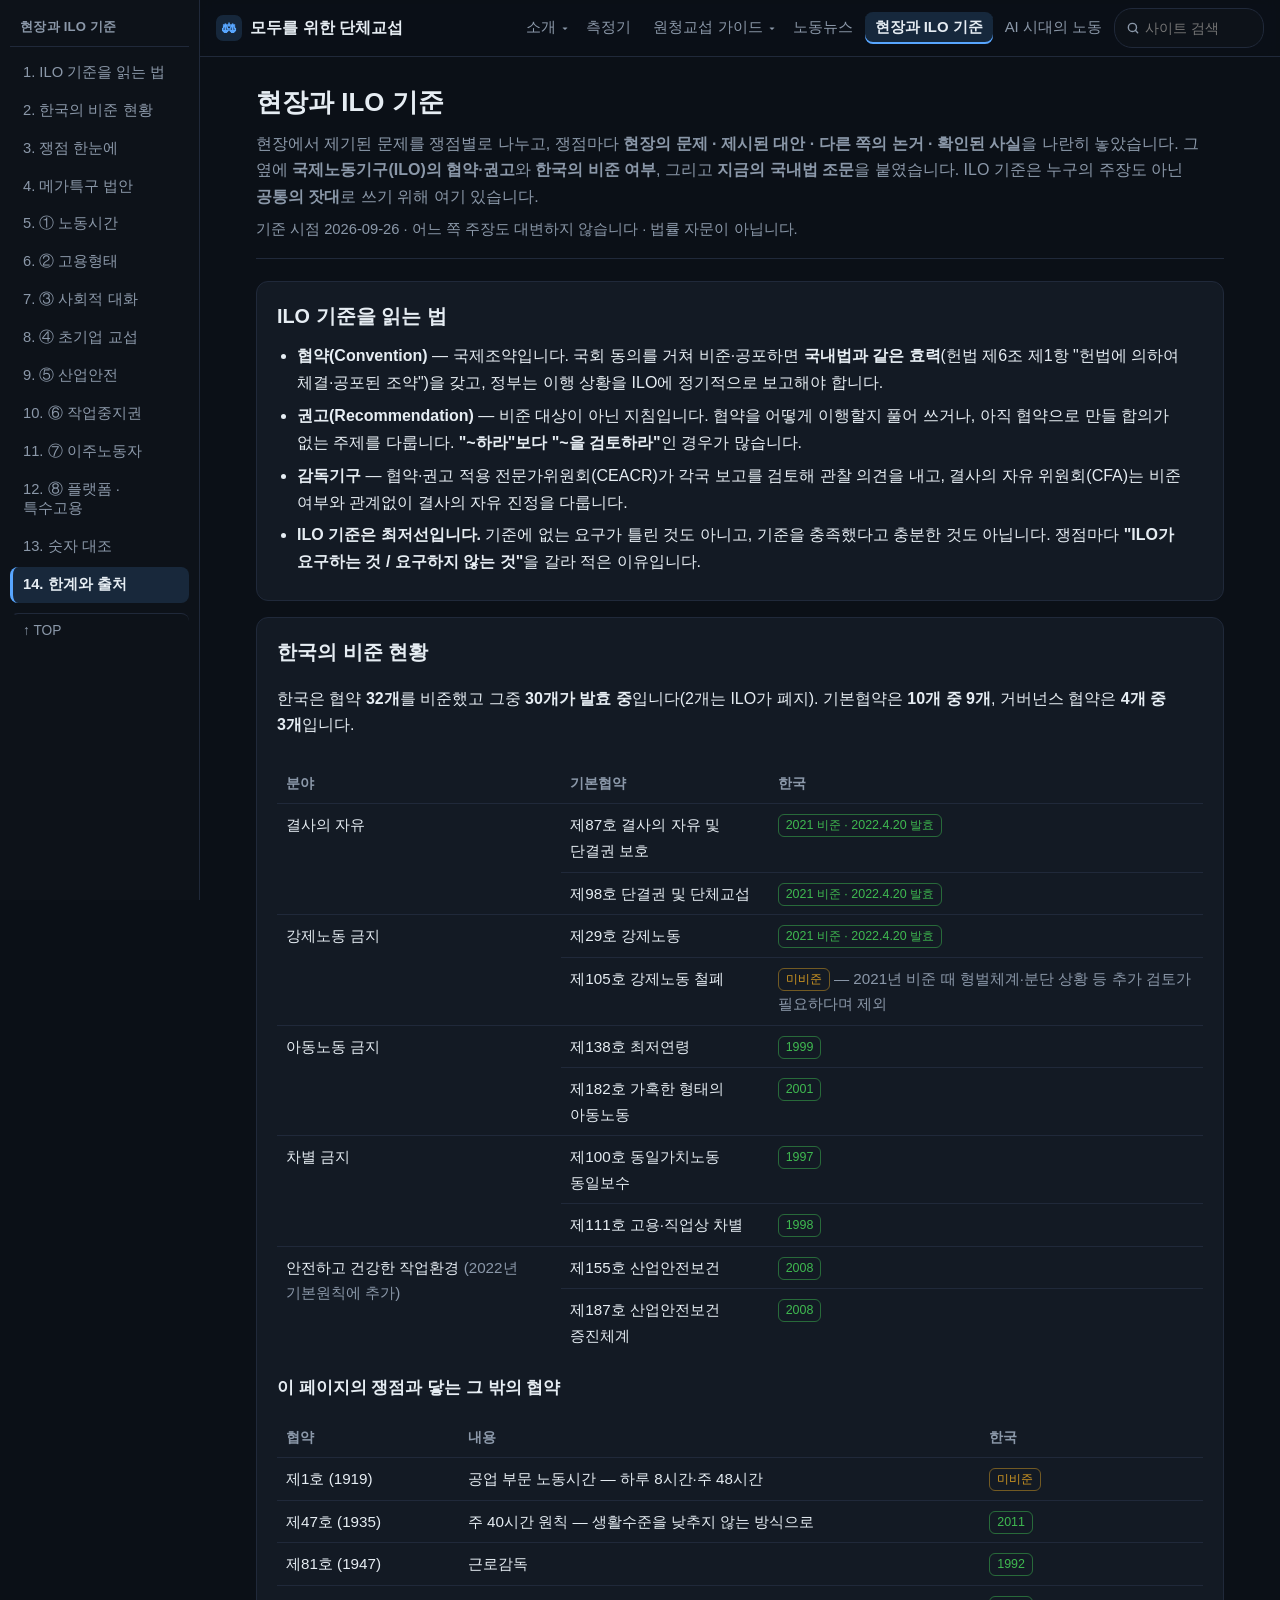
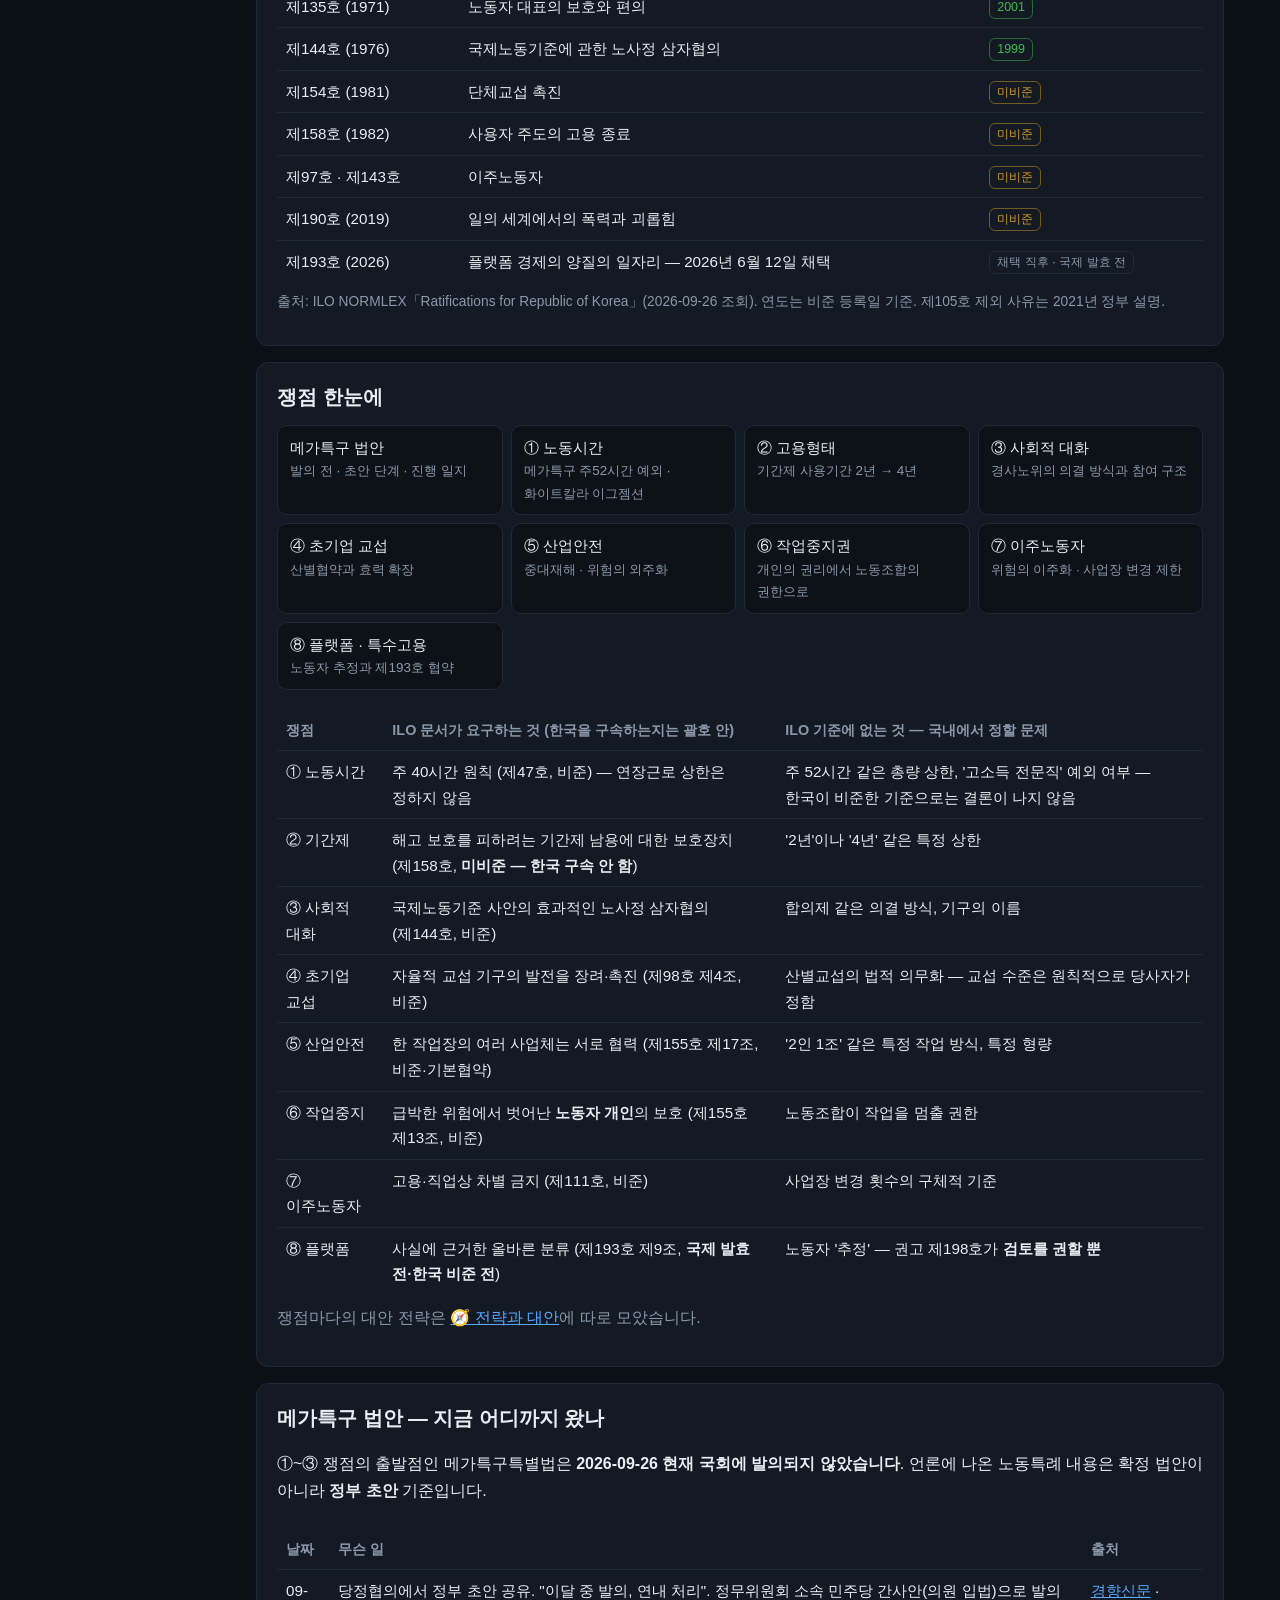
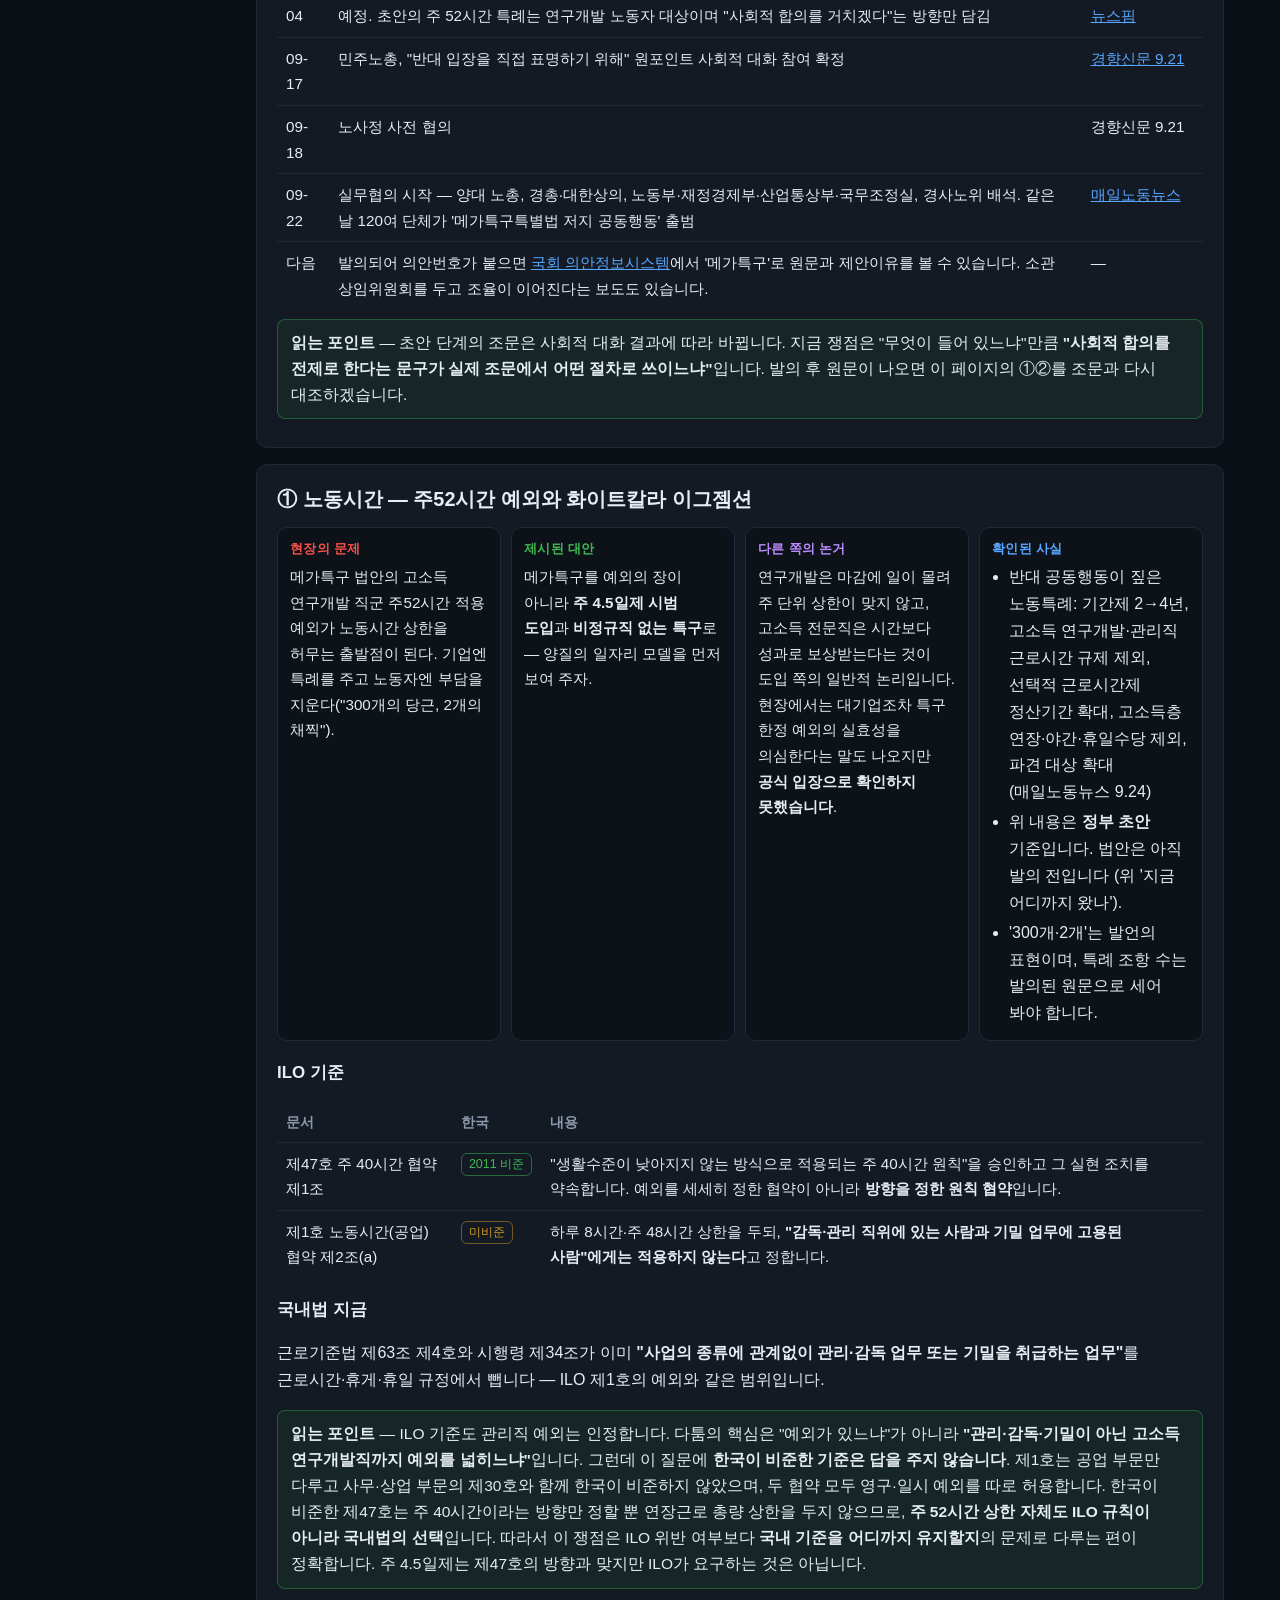
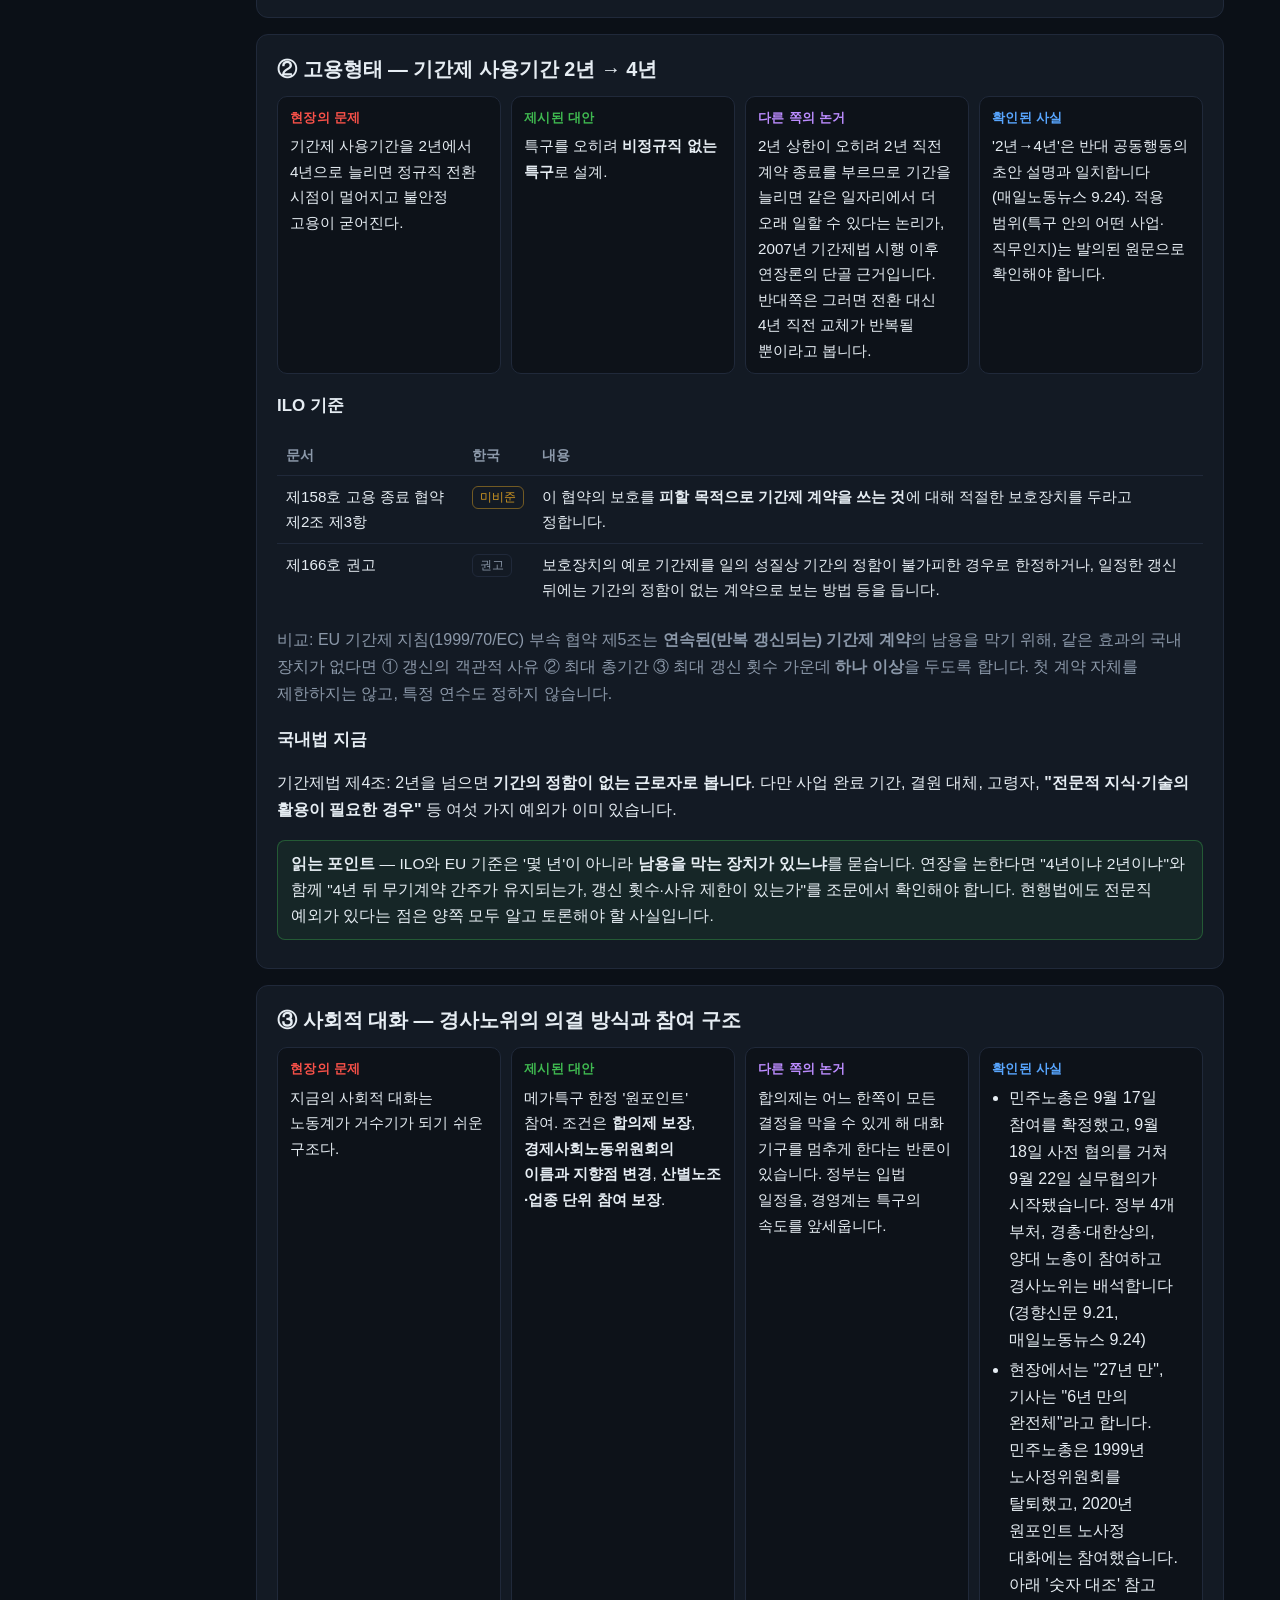
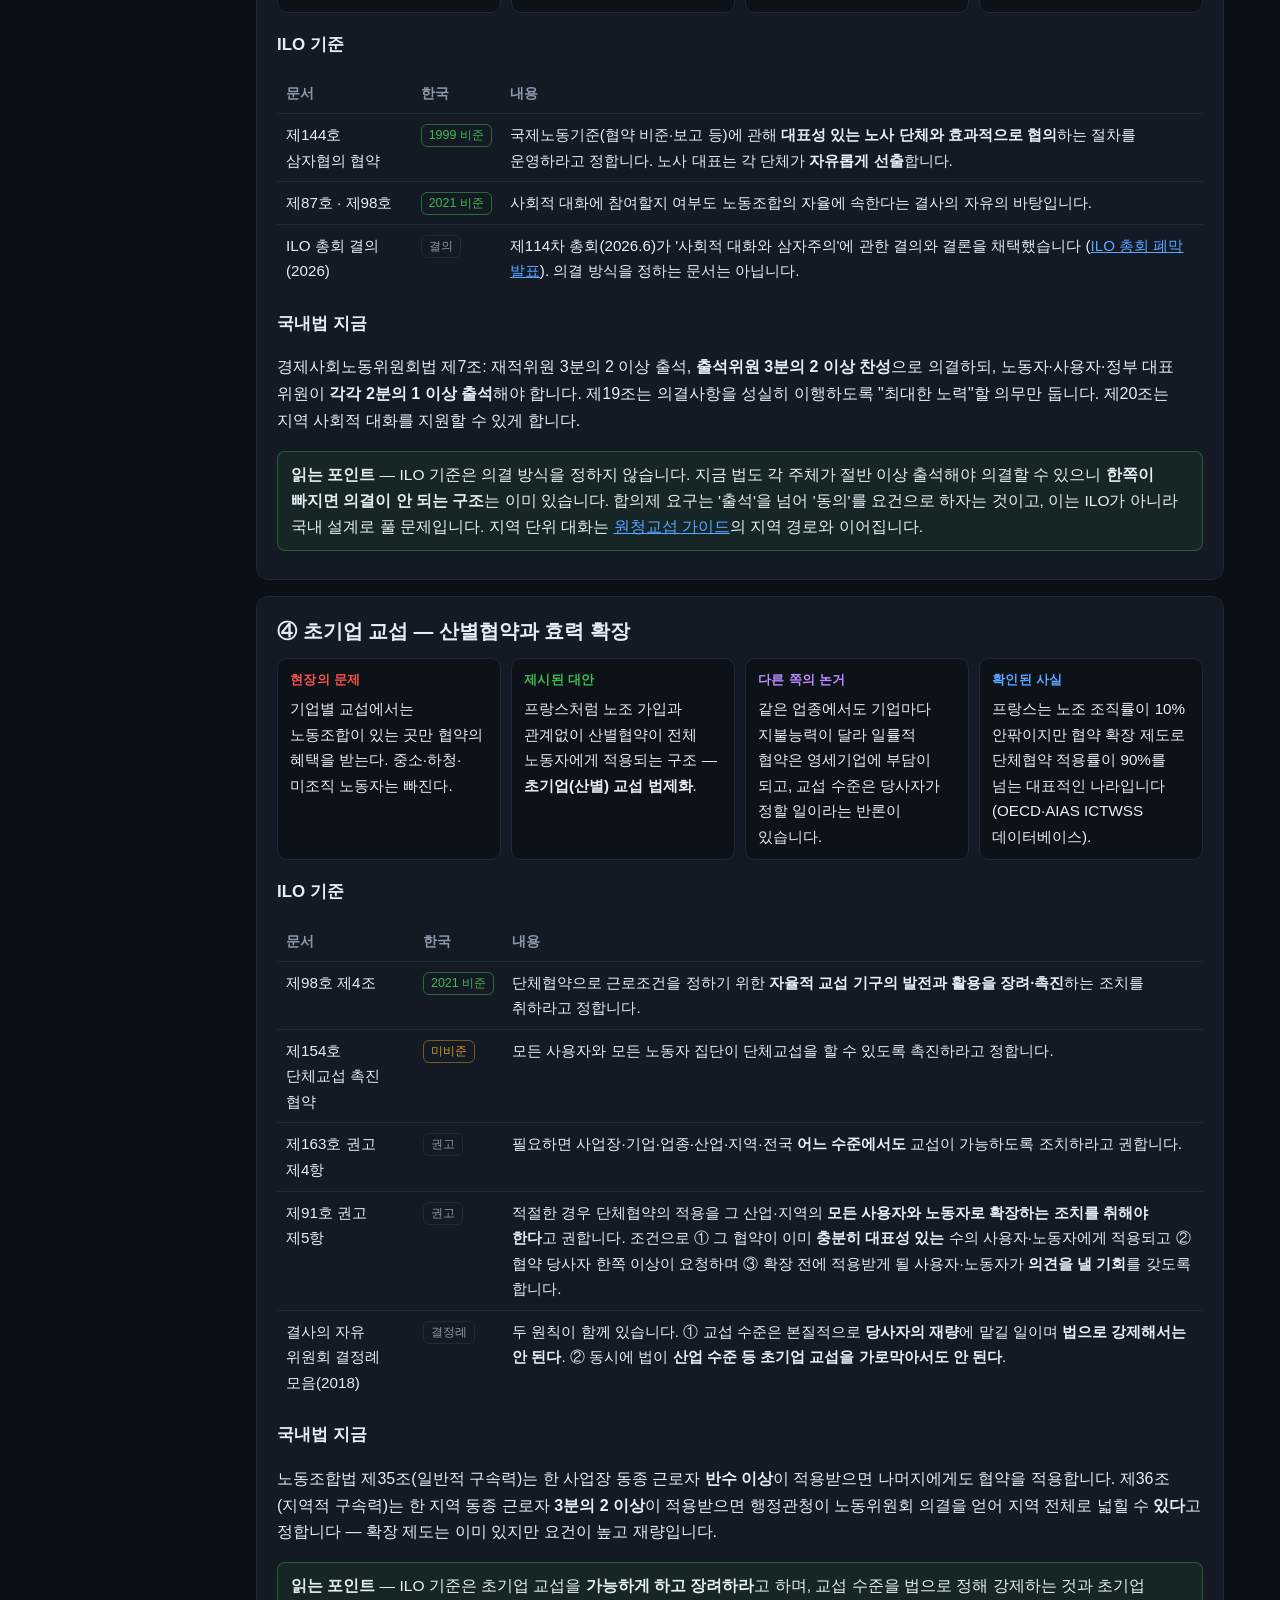
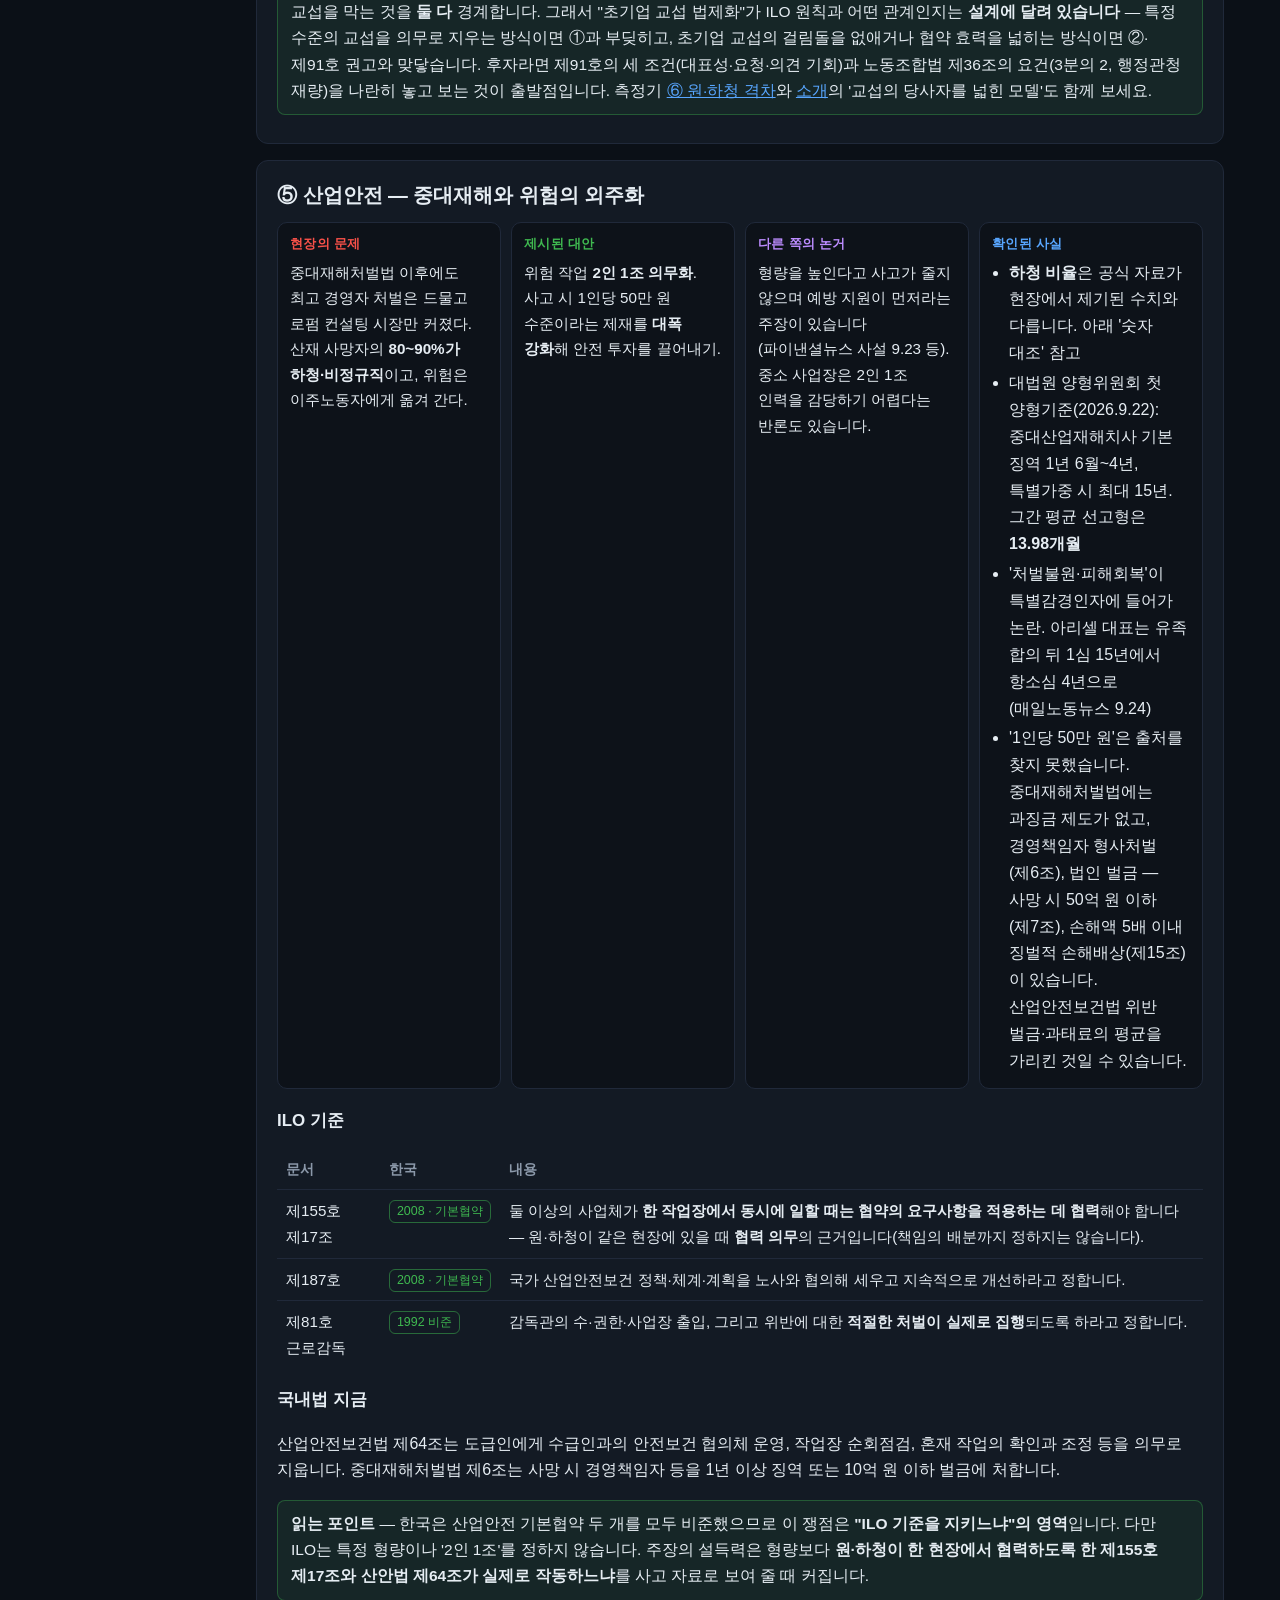
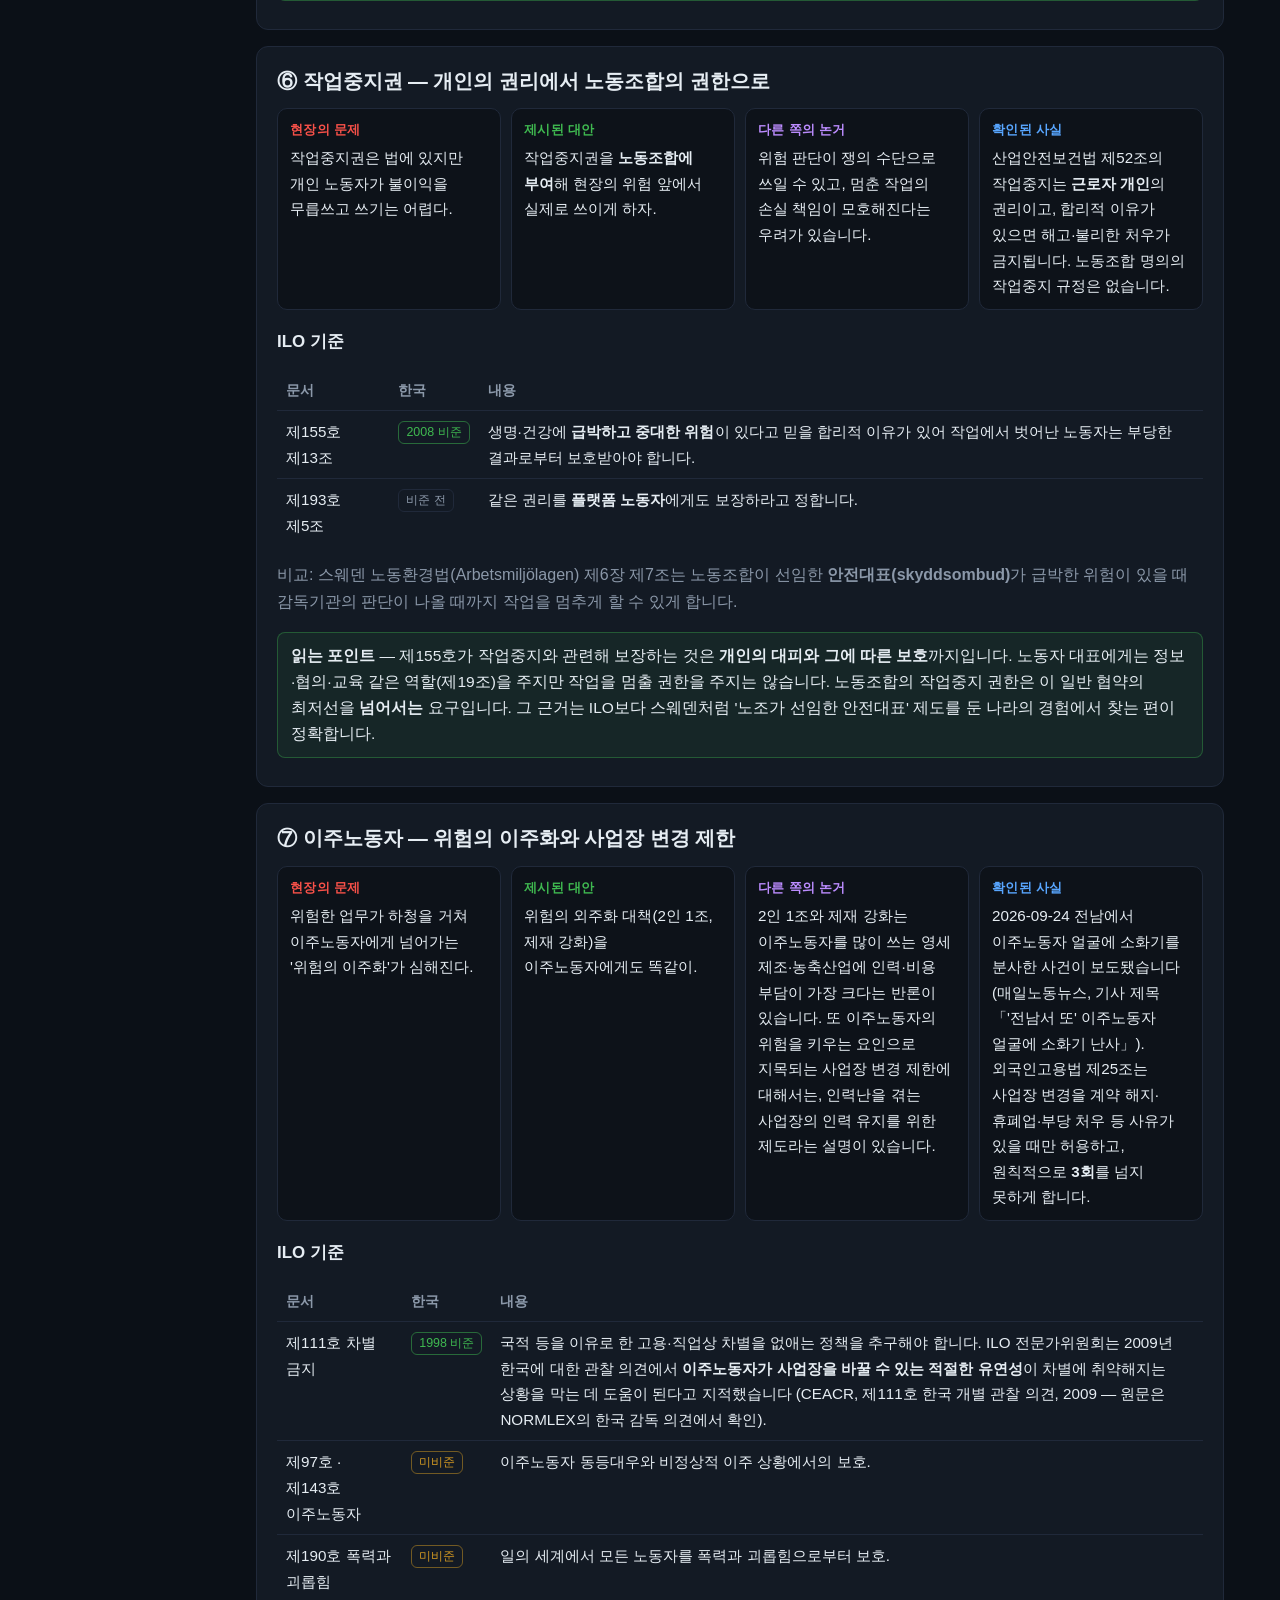
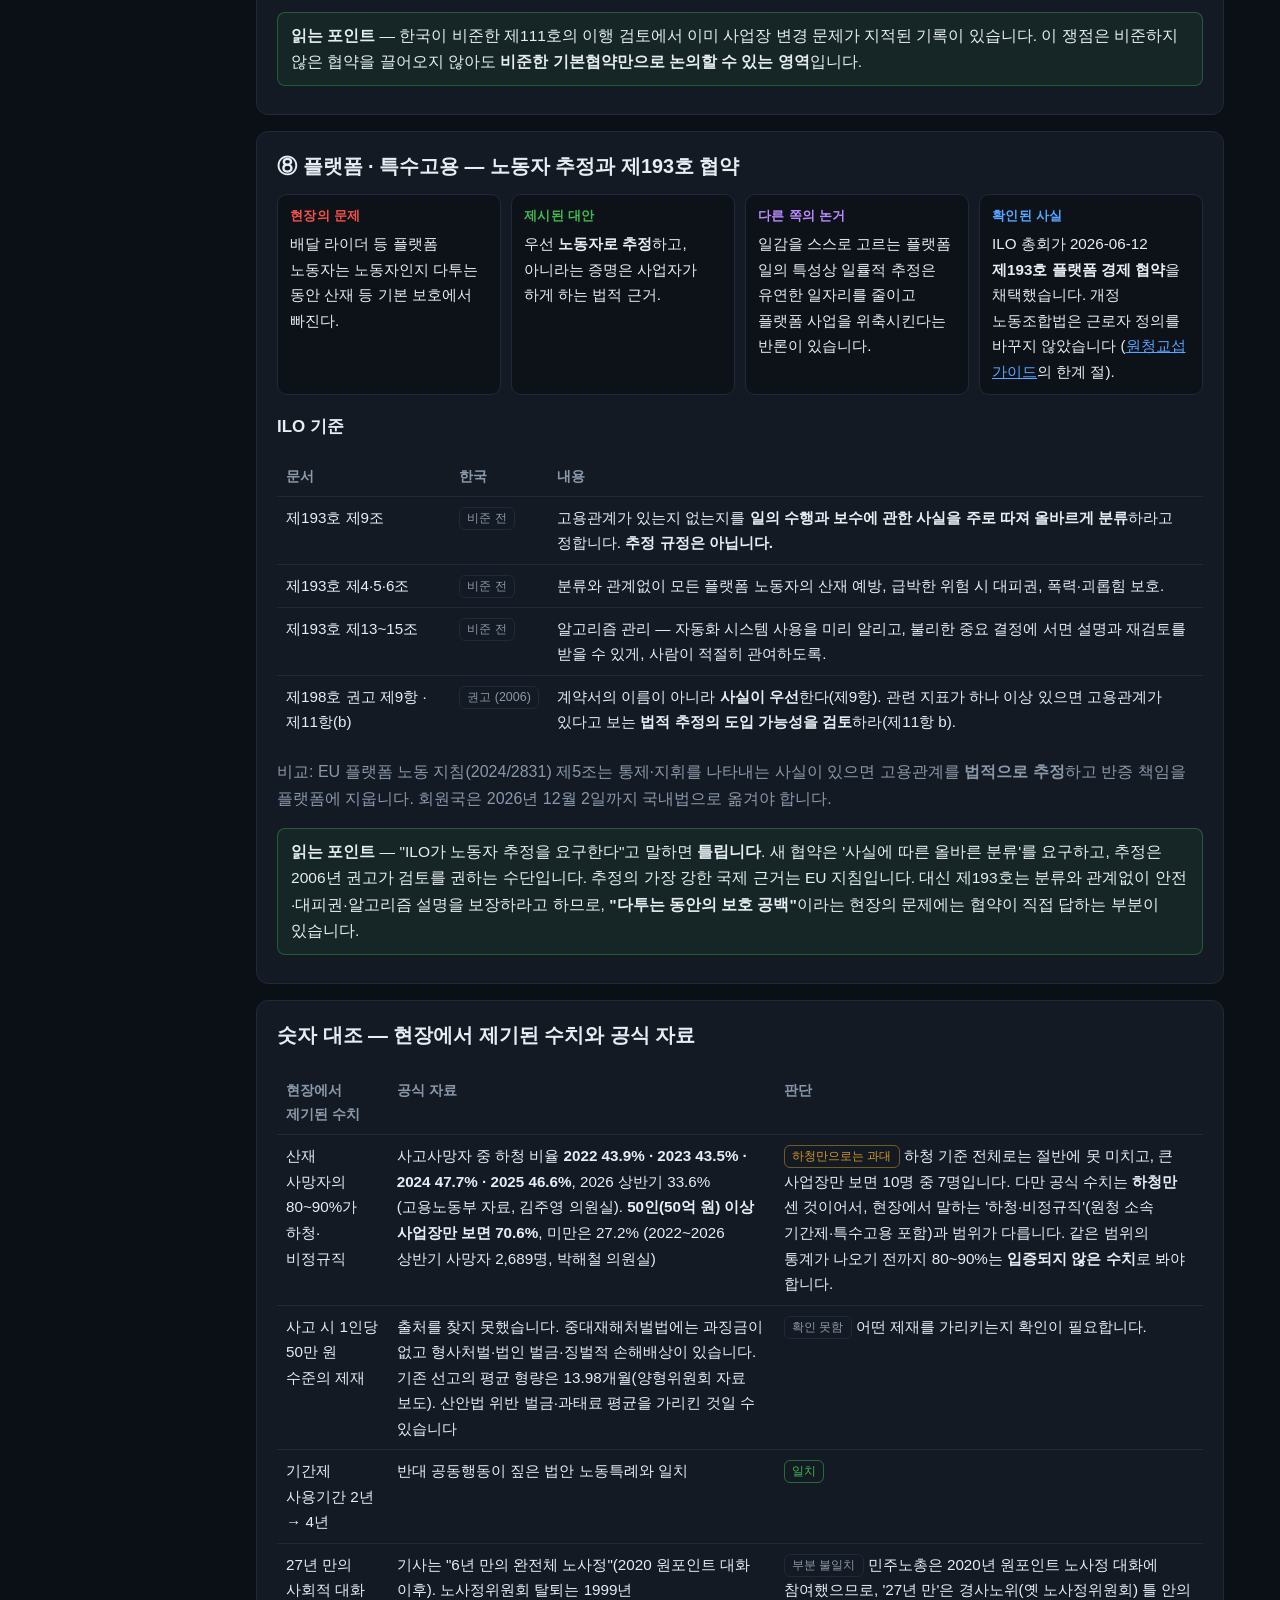
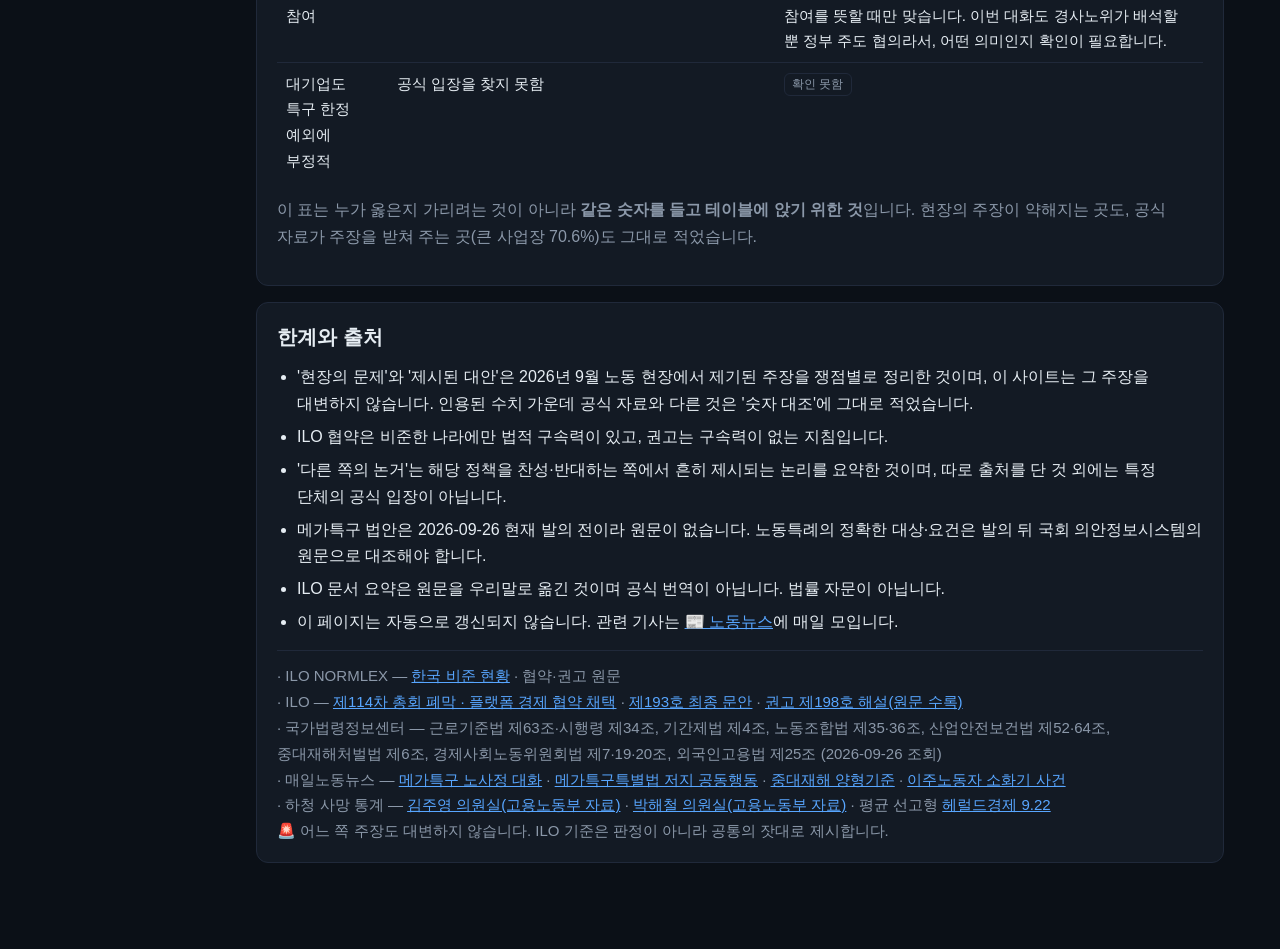
<file: docs/ilo.html>
<!DOCTYPE html>
<html lang="ko">
<head>
<meta charset="utf-8">
<meta name="viewport" content="width=device-width,initial-scale=1">
<meta name="referrer" content="no-referrer">
<title>현장과 ILO 기준 — 모두를 위한 단체교섭</title>
<meta name="description" content="현장에서 제기된 여덟 쟁점을 국제노동기구(ILO) 협약·권고와 한국의 비준 여부, 국내법 조문 옆에 놓고, 현장의 수치를 공식 자료와 대조합니다.">
<link rel="canonical" href="https://xn--9d0b29hf1nhhl.kr/ilo.html">
<meta property="og:type" content="website">
<meta property="og:site_name" content="모두를 위한 단체교섭">
<meta property="og:locale" content="ko_KR">
<meta property="og:title" content="현장과 ILO 기준 — 모두를 위한 단체교섭">
<meta property="og:description" content="현장에서 제기된 여덟 쟁점을 국제노동기구(ILO) 협약·권고와 한국의 비준 여부, 국내법 조문 옆에 놓고, 현장의 수치를 공식 자료와 대조합니다.">
<meta property="og:url" content="https://xn--9d0b29hf1nhhl.kr/ilo.html">
<style>
  :root{--bg:#0b1017;--card:#131a24;--line:#20293a;--tx:#e6edf3;--mut:#8b98a9;
        --grn:#3fb950;--red:#f85149;--amb:#d29922;--acc:#58a6ff;--vio:#bc8cff;}
  *{box-sizing:border-box}
  body{margin:0;background:var(--bg);color:var(--tx);
       font-family:-apple-system,BlinkMacSystemFont,"Segoe UI","Malgun Gothic",sans-serif;
       font-size:17px;line-height:1.68;word-break:keep-all;overflow-wrap:break-word}
  .wrap{max-width:1000px;margin:0 auto;padding:24px 16px 70px}
  header{border-bottom:1px solid var(--line);padding-bottom:16px;margin-bottom:22px}
  h1{font-size:1.62rem;margin:0 0 6px}
  .sub{color:var(--mut);font-size:1rem}
  .nav{display:flex;gap:6px;flex-wrap:wrap;margin:10px 0 12px}
  .nav a{color:var(--mut);text-decoration:none;font-size:.95rem;padding:6px 13px;
         border:1px solid var(--line);border-radius:20px;background:#0d1219;white-space:nowrap}
  .nav a:hover{color:var(--tx);border-color:var(--acc)}
  .nav a.on{color:var(--tx);border-color:var(--acc);background:rgba(88,166,255,.12);font-weight:600}
  .card{background:var(--card);border:1px solid var(--line);border-radius:12px;padding:18px 20px;margin-bottom:16px}
  .card h2{font-size:1.24rem;margin:0 0 10px}
  h3{font-size:1.06rem;margin:18px 0 6px}
  p,li,td,th{font-size:1rem}
  ul,ol{padding-left:20px;margin:6px 0}
  li{margin-bottom:6px}
  .tblwrap{overflow-x:auto}
  table{width:100%;border-collapse:collapse;margin-top:8px}
  th,td{padding:8px 9px;text-align:left;border-top:1px solid var(--line);vertical-align:top}
  th{color:var(--mut);font-weight:600;font-size:.9rem;border-top:none}
  td{font-size:.95rem}
  a{color:var(--acc)}
  .note{color:var(--mut);font-size:.94rem;line-height:1.72;border-top:1px solid var(--line);padding-top:12px;margin-top:14px}
  .tip{background:rgba(63,185,80,.08);border:1px solid rgba(63,185,80,.35);border-radius:8px;padding:10px 13px;margin:10px 0;font-size:.97rem}
  .warn{background:rgba(210,153,34,.09);border:1px solid rgba(210,153,34,.4);border-radius:8px;padding:10px 13px;margin:8px 0;font-size:.97rem}
  .warn b{color:var(--amb)}
  .muted{color:var(--mut)}
  .four{display:grid;grid-template-columns:repeat(auto-fit,minmax(210px,1fr));gap:10px;margin:8px 0 4px}
  .four>div{background:#0d1219;border:1px solid var(--line);border-radius:10px;padding:10px 12px;font-size:.95rem}
  .four>div>b:first-child{display:block;font-size:.84rem;margin-bottom:4px;letter-spacing:.02em}
  .k1>b:first-child{color:var(--red)} .k2>b:first-child{color:var(--grn)}
  .k3>b:first-child{color:var(--vio)} .k4>b:first-child{color:var(--acc)}
  .four ul{padding-left:17px;margin:2px 0}
  .four li{margin-bottom:3px}
  .pill{display:inline-block;font-size:.78rem;border-radius:6px;padding:0 7px;border:1px solid;white-space:nowrap;vertical-align:1px}
  .y{color:var(--grn);border-color:rgba(63,185,80,.5)} .n{color:var(--amb);border-color:rgba(210,153,34,.5)}
  .r{color:var(--mut);border-color:var(--line)}
  .src{font-size:.86rem;color:var(--mut);margin-top:8px}
  .toc{display:grid;grid-template-columns:repeat(auto-fit,minmax(220px,1fr));gap:8px;margin:4px 0 12px}
  .toc a{display:block;background:#0d1219;border:1px solid var(--line);border-radius:10px;padding:9px 12px;
         color:var(--tx);text-decoration:none;font-size:.95rem}
  .toc a:hover{border-color:var(--acc)}
  .toc a span{display:block;color:var(--mut);font-size:.84rem}
  @media print{body{background:#fff;color:#000;font-size:14.5px}.card,.four>div,.toc a{background:#fff;border-color:#bbb}
    .nav{display:none}a{color:#000}}
</style>
<link rel="stylesheet" href="./site.css?v=a202611053">
</head>
<body>
<div class="topbar noprint" id="topbar" role="banner"><div class="tb-in">
  <a class="brand" href="./"><i>⚖</i>모두를 위한 단체교섭</a>
  <button class="burger" type="button" aria-label="메뉴 열기" aria-expanded="false" aria-controls="sitemenu">☰</button>
  <nav class="menu" id="sitemenu" aria-label="사이트 메뉴">
    <div class="grp"><a href="./guide.html">소개</a><button class="caret" type="button" aria-label="소개 하위 메뉴" aria-expanded="false">▾</button><div class="sub"><a href="./about.html">출처 · 면책</a></div></div>
    <a href="./measure.html">측정기</a>
    <div class="grp"><a href="./labor.html">원청교섭 가이드</a><button class="caret" type="button" aria-label="원청교섭 가이드 하위 메뉴" aria-expanded="false">▾</button><div class="sub"><a href="./strategy.html">전략과 대안</a><a href="./prec.html">판례 찾기</a></div></div>
    <a href="./news.html">노동뉴스</a>
    <a href="./ilo.html" class="on" aria-current="page">현장과 ILO 기준</a>
    <a href="./future.html">AI 시대의 노동</a>
    <form class="search" role="search" onsubmit="return false"><input type="search" placeholder="사이트 검색" aria-label="사이트 검색" autocomplete="off"><div class="results" hidden></div></form>
  </nav>
</div></div><!-- /topbar -->
<div class="wrap">
<header>
  <h1>현장과 ILO 기준</h1>
  <div class="sub">현장에서 제기된 문제를 쟁점별로 나누고, 쟁점마다 <b>현장의 문제 · 제시된 대안 · 다른 쪽의 논거 · 확인된 사실</b>을 나란히 놓았습니다.
    그 옆에 <b>국제노동기구(ILO)의 협약·권고</b>와 <b>한국의 비준 여부</b>, 그리고 <b>지금의 국내법 조문</b>을 붙였습니다.
    ILO 기준은 누구의 주장도 아닌 <b>공통의 잣대</b>로 쓰기 위해 여기 있습니다.
    <span class="muted" style="display:block;margin-top:6px;font-size:.92rem">기준 시점 2026-09-26 · 어느 쪽 주장도 대변하지 않습니다 · 법률 자문이 아닙니다.</span></div>
</header>

<div class="card">
  <h2>ILO 기준을 읽는 법</h2>
  <ul>
    <li><b>협약(Convention)</b> — 국제조약입니다. 국회 동의를 거쳐 비준·공포하면 <b>국내법과 같은 효력</b>(헌법 제6조 제1항 "헌법에 의하여 체결·공포된 조약")을 갖고, 정부는 이행 상황을 ILO에 정기적으로 보고해야 합니다.</li>
    <li><b>권고(Recommendation)</b> — 비준 대상이 아닌 지침입니다. 협약을 어떻게 이행할지 풀어 쓰거나, 아직 협약으로 만들 합의가 없는 주제를 다룹니다. <b>"~하라"보다 "~을 검토하라"</b>인 경우가 많습니다.</li>
    <li><b>감독기구</b> — 협약·권고 적용 전문가위원회(CEACR)가 각국 보고를 검토해 관찰 의견을 내고, 결사의 자유 위원회(CFA)는 비준 여부와 관계없이 결사의 자유 진정을 다룹니다.</li>
    <li><b>ILO 기준은 최저선입니다.</b> 기준에 없는 요구가 틀린 것도 아니고, 기준을 충족했다고 충분한 것도 아닙니다. 쟁점마다 <b>"ILO가 요구하는 것 / 요구하지 않는 것"</b>을 갈라 적은 이유입니다.</li>
  </ul>
</div>

<div class="card">
  <h2>한국의 비준 현황</h2>
  <p>한국은 협약 <b>32개</b>를 비준했고 그중 <b>30개가 발효 중</b>입니다(2개는 ILO가 폐지). 기본협약은 <b>10개 중 9개</b>, 거버넌스 협약은 <b>4개 중 3개</b>입니다.</p>
  <div class="tblwrap"><table>
    <thead><tr><th>분야</th><th>기본협약</th><th>한국</th></tr></thead>
    <tbody>
      <tr><td rowspan="2">결사의 자유</td><td>제87호 결사의 자유 및 단결권 보호</td><td><span class="pill y">2021 비준 · 2022.4.20 발효</span></td></tr>
      <tr><td>제98호 단결권 및 단체교섭</td><td><span class="pill y">2021 비준 · 2022.4.20 발효</span></td></tr>
      <tr><td rowspan="2">강제노동 금지</td><td>제29호 강제노동</td><td><span class="pill y">2021 비준 · 2022.4.20 발효</span></td></tr>
      <tr><td>제105호 강제노동 철폐</td><td><span class="pill n">미비준</span> <span class="muted">— 2021년 비준 때 형벌체계·분단 상황 등 추가 검토가 필요하다며 제외</span></td></tr>
      <tr><td rowspan="2">아동노동 금지</td><td>제138호 최저연령</td><td><span class="pill y">1999</span></td></tr>
      <tr><td>제182호 가혹한 형태의 아동노동</td><td><span class="pill y">2001</span></td></tr>
      <tr><td rowspan="2">차별 금지</td><td>제100호 동일가치노동 동일보수</td><td><span class="pill y">1997</span></td></tr>
      <tr><td>제111호 고용·직업상 차별</td><td><span class="pill y">1998</span></td></tr>
      <tr><td rowspan="2">안전하고 건강한 작업환경 <span class="muted">(2022년 기본원칙에 추가)</span></td><td>제155호 산업안전보건</td><td><span class="pill y">2008</span></td></tr>
      <tr><td>제187호 산업안전보건 증진체계</td><td><span class="pill y">2008</span></td></tr>
    </tbody>
  </table></div>
  <h3>이 페이지의 쟁점과 닿는 그 밖의 협약</h3>
  <div class="tblwrap"><table>
    <thead><tr><th>협약</th><th>내용</th><th>한국</th></tr></thead>
    <tbody>
      <tr><td>제1호 (1919)</td><td>공업 부문 노동시간 — 하루 8시간·주 48시간</td><td><span class="pill n">미비준</span></td></tr>
      <tr><td>제47호 (1935)</td><td>주 40시간 원칙 — 생활수준을 낮추지 않는 방식으로</td><td><span class="pill y">2011</span></td></tr>
      <tr><td>제81호 (1947)</td><td>근로감독</td><td><span class="pill y">1992</span></td></tr>
      <tr><td>제135호 (1971)</td><td>노동자 대표의 보호와 편의</td><td><span class="pill y">2001</span></td></tr>
      <tr><td>제144호 (1976)</td><td>국제노동기준에 관한 노사정 삼자협의</td><td><span class="pill y">1999</span></td></tr>
      <tr><td>제154호 (1981)</td><td>단체교섭 촉진</td><td><span class="pill n">미비준</span></td></tr>
      <tr><td>제158호 (1982)</td><td>사용자 주도의 고용 종료</td><td><span class="pill n">미비준</span></td></tr>
      <tr><td>제97호 · 제143호</td><td>이주노동자</td><td><span class="pill n">미비준</span></td></tr>
      <tr><td>제190호 (2019)</td><td>일의 세계에서의 폭력과 괴롭힘</td><td><span class="pill n">미비준</span></td></tr>
      <tr><td>제193호 (2026)</td><td>플랫폼 경제의 양질의 일자리 — 2026년 6월 12일 채택</td><td><span class="pill r">채택 직후 · 국제 발효 전</span></td></tr>
    </tbody>
  </table></div>
  <p class="src">출처: ILO NORMLEX「Ratifications for Republic of Korea」(2026-09-26 조회). 연도는 비준 등록일 기준. 제105호 제외 사유는 2021년 정부 설명.</p>
</div>

<div class="card">
  <h2>쟁점 한눈에</h2>
  <div class="toc">
    <a href="#bill">메가특구 법안<span>발의 전 · 초안 단계 · 진행 일지</span></a>
    <a href="#i1">① 노동시간<span>메가특구 주52시간 예외 · 화이트칼라 이그젬션</span></a>
    <a href="#i2">② 고용형태<span>기간제 사용기간 2년 → 4년</span></a>
    <a href="#i3">③ 사회적 대화<span>경사노위의 의결 방식과 참여 구조</span></a>
    <a href="#i4">④ 초기업 교섭<span>산별협약과 효력 확장</span></a>
    <a href="#i5">⑤ 산업안전<span>중대재해 · 위험의 외주화</span></a>
    <a href="#i6">⑥ 작업중지권<span>개인의 권리에서 노동조합의 권한으로</span></a>
    <a href="#i7">⑦ 이주노동자<span>위험의 이주화 · 사업장 변경 제한</span></a>
    <a href="#i8">⑧ 플랫폼 · 특수고용<span>노동자 추정과 제193호 협약</span></a>
  </div>
  <div class="tblwrap"><table>
    <thead><tr><th>쟁점</th><th>ILO 문서가 요구하는 것 <span class="muted">(한국을 구속하는지는 괄호 안)</span></th><th>ILO 기준에 없는 것 — 국내에서 정할 문제</th></tr></thead>
    <tbody>
      <tr><td>① 노동시간</td><td>주 40시간 원칙 (제47호, 비준) — 연장근로 상한은 정하지 않음</td><td>주 52시간 같은 총량 상한, '고소득 전문직' 예외 여부 — 한국이 비준한 기준으로는 결론이 나지 않음</td></tr>
      <tr><td>② 기간제</td><td>해고 보호를 피하려는 기간제 남용에 대한 보호장치 (제158호, <b>미비준 — 한국 구속 안 함</b>)</td><td>'2년'이나 '4년' 같은 특정 상한</td></tr>
      <tr><td>③ 사회적 대화</td><td>국제노동기준 사안의 효과적인 노사정 삼자협의 (제144호, 비준)</td><td>합의제 같은 의결 방식, 기구의 이름</td></tr>
      <tr><td>④ 초기업 교섭</td><td>자율적 교섭 기구의 발전을 장려·촉진 (제98호 제4조, 비준)</td><td>산별교섭의 법적 의무화 — 교섭 수준은 원칙적으로 당사자가 정함</td></tr>
      <tr><td>⑤ 산업안전</td><td>한 작업장의 여러 사업체는 서로 협력 (제155호 제17조, 비준·기본협약)</td><td>'2인 1조' 같은 특정 작업 방식, 특정 형량</td></tr>
      <tr><td>⑥ 작업중지</td><td>급박한 위험에서 벗어난 <b>노동자 개인</b>의 보호 (제155호 제13조, 비준)</td><td>노동조합이 작업을 멈출 권한</td></tr>
      <tr><td>⑦ 이주노동자</td><td>고용·직업상 차별 금지 (제111호, 비준)</td><td>사업장 변경 횟수의 구체적 기준</td></tr>
      <tr><td>⑧ 플랫폼</td><td>사실에 근거한 올바른 분류 (제193호 제9조, <b>국제 발효 전·한국 비준 전</b>)</td><td>노동자 '추정' — 권고 제198호가 <b>검토를 권할 뿐</b></td></tr>
    </tbody>
  </table></div>
  <p class="muted" style="margin-top:10px">쟁점마다의 대안 전략은 <a href="./strategy.html#issues">🧭 전략과 대안</a>에 따로 모았습니다.</p>
</div>

<div class="card" id="bill">
  <h2>메가특구 법안 — 지금 어디까지 왔나</h2>
  <p>①~③ 쟁점의 출발점인 메가특구특별법은 <b>2026-09-26 현재 국회에 발의되지 않았습니다</b>. 언론에 나온 노동특례 내용은 확정 법안이 아니라 <b>정부 초안</b> 기준입니다.</p>
  <div class="tblwrap"><table>
    <thead><tr><th>날짜</th><th>무슨 일</th><th>출처</th></tr></thead>
    <tbody>
      <tr><td>09-04</td><td>당정협의에서 정부 초안 공유. "이달 중 발의, 연내 처리". 정무위원회 소속 민주당 간사안(의원 입법)으로 발의 예정. 초안의 주 52시간 특례는 연구개발 노동자 대상이며 "사회적 합의를 거치겠다"는 방향만 담김</td><td><a href="https://www.khan.co.kr/article/202609041939001" target="_blank" rel="noopener noreferrer">경향신문</a> · <a href="https://www.newspim.com/news/view/20260904000971" target="_blank" rel="noopener noreferrer">뉴스핌</a></td></tr>
      <tr><td>09-17</td><td>민주노총, "반대 입장을 직접 표명하기 위해" 원포인트 사회적 대화 참여 확정</td><td><a href="https://www.khan.co.kr/article/202609211357011" target="_blank" rel="noopener noreferrer">경향신문 9.21</a></td></tr>
      <tr><td>09-18</td><td>노사정 사전 협의</td><td>경향신문 9.21</td></tr>
      <tr><td>09-22</td><td>실무협의 시작 — 양대 노총, 경총·대한상의, 노동부·재정경제부·산업통상부·국무조정실, 경사노위 배석. 같은 날 120여 단체가 '메가특구특별법 저지 공동행동' 출범</td><td><a href="https://www.labortoday.co.kr/news/articleView.html?idxno=236887" target="_blank" rel="noopener noreferrer">매일노동뉴스</a></td></tr>
      <tr><td>다음</td><td>발의되어 의안번호가 붙으면 <a href="https://likms.assembly.go.kr/bill/main.do" target="_blank" rel="noopener noreferrer">국회 의안정보시스템</a>에서 '메가특구'로 원문과 제안이유를 볼 수 있습니다. 소관 상임위원회를 두고 조율이 이어진다는 보도도 있습니다.</td><td>—</td></tr>
    </tbody>
  </table></div>
  <div class="tip"><b>읽는 포인트</b> — 초안 단계의 조문은 사회적 대화 결과에 따라 바뀝니다. 지금 쟁점은 "무엇이 들어 있느냐"만큼 <b>"사회적 합의를 전제로 한다는 문구가 실제 조문에서 어떤 절차로 쓰이느냐"</b>입니다. 발의 후 원문이 나오면 이 페이지의 ①②를 조문과 다시 대조하겠습니다.</div>
</div>

<div class="card" id="i1">
  <h2>① 노동시간 — 주52시간 예외와 화이트칼라 이그젬션</h2>
  <div class="four">
    <div class="k1"><b>현장의 문제</b>메가특구 법안의 고소득 연구개발 직군 주52시간 적용 예외가 노동시간 상한을 허무는 출발점이 된다. 기업엔 특례를 주고 노동자엔 부담을 지운다("300개의 당근, 2개의 채찍").</div>
    <div class="k2"><b>제시된 대안</b>메가특구를 예외의 장이 아니라 <b>주 4.5일제 시범 도입</b>과 <b>비정규직 없는 특구</b>로 — 양질의 일자리 모델을 먼저 보여 주자.</div>
    <div class="k3"><b>다른 쪽의 논거</b>연구개발은 마감에 일이 몰려 주 단위 상한이 맞지 않고, 고소득 전문직은 시간보다 성과로 보상받는다는 것이 도입 쪽의 일반적 논리입니다. 현장에서는 대기업조차 특구 한정 예외의 실효성을 의심한다는 말도 나오지만 <b>공식 입장으로 확인하지 못했습니다</b>.</div>
    <div class="k4"><b>확인된 사실</b>
      <ul><li>반대 공동행동이 짚은 노동특례: 기간제 2→4년, 고소득 연구개발·관리직 근로시간 규제 제외, 선택적 근로시간제 정산기간 확대, 고소득층 연장·야간·휴일수당 제외, 파견 대상 확대 (매일노동뉴스 9.24)</li>
      <li>위 내용은 <b>정부 초안</b> 기준입니다. 법안은 아직 발의 전입니다 (위 '지금 어디까지 왔나').</li>
      <li>'300개·2개'는 발언의 표현이며, 특례 조항 수는 발의된 원문으로 세어 봐야 합니다.</li></ul></div>
  </div>
  <h3>ILO 기준</h3>
  <div class="tblwrap"><table>
    <thead><tr><th>문서</th><th>한국</th><th>내용</th></tr></thead>
    <tbody>
      <tr><td>제47호 주 40시간 협약 제1조</td><td><span class="pill y">2011 비준</span></td><td>"생활수준이 낮아지지 않는 방식으로 적용되는 주 40시간 원칙"을 승인하고 그 실현 조치를 약속합니다. 예외를 세세히 정한 협약이 아니라 <b>방향을 정한 원칙 협약</b>입니다.</td></tr>
      <tr><td>제1호 노동시간(공업) 협약 제2조(a)</td><td><span class="pill n">미비준</span></td><td>하루 8시간·주 48시간 상한을 두되, <b>"감독·관리 직위에 있는 사람과 기밀 업무에 고용된 사람"에게는 적용하지 않는다</b>고 정합니다.</td></tr>
    </tbody>
  </table></div>
  <h3>국내법 지금</h3>
  <p>근로기준법 제63조 제4호와 시행령 제34조가 이미 <b>"사업의 종류에 관계없이 관리·감독 업무 또는 기밀을 취급하는 업무"</b>를 근로시간·휴게·휴일 규정에서 뺍니다 — ILO 제1호의 예외와 같은 범위입니다.</p>
  <div class="tip"><b>읽는 포인트</b> — ILO 기준도 관리직 예외는 인정합니다. 다툼의 핵심은 "예외가 있느냐"가 아니라 <b>"관리·감독·기밀이 아닌 고소득 연구개발직까지 예외를 넓히느냐"</b>입니다. 그런데 이 질문에 <b>한국이 비준한 기준은 답을 주지 않습니다</b>. 제1호는 공업 부문만 다루고 사무·상업 부문의 제30호와 함께 한국이 비준하지 않았으며, 두 협약 모두 영구·일시 예외를 따로 허용합니다. 한국이 비준한 제47호는 주 40시간이라는 방향만 정할 뿐 연장근로 총량 상한을 두지 않으므로, <b>주 52시간 상한 자체도 ILO 규칙이 아니라 국내법의 선택</b>입니다. 따라서 이 쟁점은 ILO 위반 여부보다 <b>국내 기준을 어디까지 유지할지</b>의 문제로 다루는 편이 정확합니다. 주 4.5일제는 제47호의 방향과 맞지만 ILO가 요구하는 것은 아닙니다.</div>
</div>

<div class="card" id="i2">
  <h2>② 고용형태 — 기간제 사용기간 2년 → 4년</h2>
  <div class="four">
    <div class="k1"><b>현장의 문제</b>기간제 사용기간을 2년에서 4년으로 늘리면 정규직 전환 시점이 멀어지고 불안정 고용이 굳어진다.</div>
    <div class="k2"><b>제시된 대안</b>특구를 오히려 <b>비정규직 없는 특구</b>로 설계.</div>
    <div class="k3"><b>다른 쪽의 논거</b>2년 상한이 오히려 2년 직전 계약 종료를 부르므로 기간을 늘리면 같은 일자리에서 더 오래 일할 수 있다는 논리가, 2007년 기간제법 시행 이후 연장론의 단골 근거입니다. 반대쪽은 그러면 전환 대신 4년 직전 교체가 반복될 뿐이라고 봅니다.</div>
    <div class="k4"><b>확인된 사실</b>'2년→4년'은 반대 공동행동의 초안 설명과 일치합니다 (매일노동뉴스 9.24). 적용 범위(특구 안의 어떤 사업·직무인지)는 발의된 원문으로 확인해야 합니다.</div>
  </div>
  <h3>ILO 기준</h3>
  <div class="tblwrap"><table>
    <thead><tr><th>문서</th><th>한국</th><th>내용</th></tr></thead>
    <tbody>
      <tr><td>제158호 고용 종료 협약 제2조 제3항</td><td><span class="pill n">미비준</span></td><td>이 협약의 보호를 <b>피할 목적으로 기간제 계약을 쓰는 것</b>에 대해 적절한 보호장치를 두라고 정합니다.</td></tr>
      <tr><td>제166호 권고</td><td><span class="pill r">권고</span></td><td>보호장치의 예로 기간제를 일의 성질상 기간의 정함이 불가피한 경우로 한정하거나, 일정한 갱신 뒤에는 기간의 정함이 없는 계약으로 보는 방법 등을 듭니다.</td></tr>
    </tbody>
  </table></div>
  <p class="muted">비교: EU 기간제 지침(1999/70/EC) 부속 협약 제5조는 <b>연속된(반복 갱신되는) 기간제 계약</b>의 남용을 막기 위해, 같은 효과의 국내 장치가 없다면 ① 갱신의 객관적 사유 ② 최대 총기간 ③ 최대 갱신 횟수 가운데 <b>하나 이상</b>을 두도록 합니다. 첫 계약 자체를 제한하지는 않고, 특정 연수도 정하지 않습니다.</p>
  <h3>국내법 지금</h3>
  <p>기간제법 제4조: 2년을 넘으면 <b>기간의 정함이 없는 근로자로 봅니다</b>. 다만 사업 완료 기간, 결원 대체, 고령자, <b>"전문적 지식·기술의 활용이 필요한 경우"</b> 등 여섯 가지 예외가 이미 있습니다.</p>
  <div class="tip"><b>읽는 포인트</b> — ILO와 EU 기준은 '몇 년'이 아니라 <b>남용을 막는 장치가 있느냐</b>를 묻습니다. 연장을 논한다면 "4년이냐 2년이냐"와 함께 "4년 뒤 무기계약 간주가 유지되는가, 갱신 횟수·사유 제한이 있는가"를 조문에서 확인해야 합니다. 현행법에도 전문직 예외가 있다는 점은 양쪽 모두 알고 토론해야 할 사실입니다.</div>
</div>

<div class="card" id="i3">
  <h2>③ 사회적 대화 — 경사노위의 의결 방식과 참여 구조</h2>
  <div class="four">
    <div class="k1"><b>현장의 문제</b>지금의 사회적 대화는 노동계가 거수기가 되기 쉬운 구조다.</div>
    <div class="k2"><b>제시된 대안</b>메가특구 한정 '원포인트' 참여. 조건은 <b>합의제 보장</b>, <b>경제사회노동위원회의 이름과 지향점 변경</b>, <b>산별노조·업종 단위 참여 보장</b>.</div>
    <div class="k3"><b>다른 쪽의 논거</b>합의제는 어느 한쪽이 모든 결정을 막을 수 있게 해 대화 기구를 멈추게 한다는 반론이 있습니다. 정부는 입법 일정을, 경영계는 특구의 속도를 앞세웁니다.</div>
    <div class="k4"><b>확인된 사실</b>
      <ul><li>민주노총은 9월 17일 참여를 확정했고, 9월 18일 사전 협의를 거쳐 9월 22일 실무협의가 시작됐습니다. 정부 4개 부처, 경총·대한상의, 양대 노총이 참여하고 경사노위는 배석합니다 (경향신문 9.21, 매일노동뉴스 9.24)</li>
      <li>현장에서는 "27년 만", 기사는 "6년 만의 완전체"라고 합니다. 민주노총은 1999년 노사정위원회를 탈퇴했고, 2020년 원포인트 노사정 대화에는 참여했습니다. 아래 '숫자 대조' 참고</li></ul></div>
  </div>
  <h3>ILO 기준</h3>
  <div class="tblwrap"><table>
    <thead><tr><th>문서</th><th>한국</th><th>내용</th></tr></thead>
    <tbody>
      <tr><td>제144호 삼자협의 협약</td><td><span class="pill y">1999 비준</span></td><td>국제노동기준(협약 비준·보고 등)에 관해 <b>대표성 있는 노사 단체와 효과적으로 협의</b>하는 절차를 운영하라고 정합니다. 노사 대표는 각 단체가 <b>자유롭게 선출</b>합니다.</td></tr>
      <tr><td>제87호 · 제98호</td><td><span class="pill y">2021 비준</span></td><td>사회적 대화에 참여할지 여부도 노동조합의 자율에 속한다는 결사의 자유의 바탕입니다.</td></tr>
      <tr><td>ILO 총회 결의 (2026)</td><td><span class="pill r">결의</span></td><td>제114차 총회(2026.6)가 '사회적 대화와 삼자주의'에 관한 결의와 결론을 채택했습니다 (<a href="https://www.ilo.org/resource/news/ilc/ilc114/international-labour-conference-ends-adoption-first-convention-decent-work" target="_blank" rel="noopener noreferrer">ILO 총회 폐막 발표</a>). 의결 방식을 정하는 문서는 아닙니다.</td></tr>
    </tbody>
  </table></div>
  <h3>국내법 지금</h3>
  <p>경제사회노동위원회법 제7조: 재적위원 3분의 2 이상 출석, <b>출석위원 3분의 2 이상 찬성</b>으로 의결하되, 노동자·사용자·정부 대표 위원이 <b>각각 2분의 1 이상 출석</b>해야 합니다. 제19조는 의결사항을 성실히 이행하도록 "최대한 노력"할 의무만 둡니다. 제20조는 지역 사회적 대화를 지원할 수 있게 합니다.</p>
  <div class="tip"><b>읽는 포인트</b> — ILO 기준은 의결 방식을 정하지 않습니다. 지금 법도 각 주체가 절반 이상 출석해야 의결할 수 있으니 <b>한쪽이 빠지면 의결이 안 되는 구조</b>는 이미 있습니다. 합의제 요구는 '출석'을 넘어 '동의'를 요건으로 하자는 것이고, 이는 ILO가 아니라 국내 설계로 풀 문제입니다. 지역 단위 대화는 <a href="./labor.html">원청교섭 가이드</a>의 지역 경로와 이어집니다.</div>
</div>

<div class="card" id="i4">
  <h2>④ 초기업 교섭 — 산별협약과 효력 확장</h2>
  <div class="four">
    <div class="k1"><b>현장의 문제</b>기업별 교섭에서는 노동조합이 있는 곳만 협약의 혜택을 받는다. 중소·하청·미조직 노동자는 빠진다.</div>
    <div class="k2"><b>제시된 대안</b>프랑스처럼 노조 가입과 관계없이 산별협약이 전체 노동자에게 적용되는 구조 — <b>초기업(산별) 교섭 법제화</b>.</div>
    <div class="k3"><b>다른 쪽의 논거</b>같은 업종에서도 기업마다 지불능력이 달라 일률적 협약은 영세기업에 부담이 되고, 교섭 수준은 당사자가 정할 일이라는 반론이 있습니다.</div>
    <div class="k4"><b>확인된 사실</b>프랑스는 노조 조직률이 10% 안팎이지만 협약 확장 제도로 단체협약 적용률이 90%를 넘는 대표적인 나라입니다 (OECD·AIAS ICTWSS 데이터베이스).</div>
  </div>
  <h3>ILO 기준</h3>
  <div class="tblwrap"><table>
    <thead><tr><th>문서</th><th>한국</th><th>내용</th></tr></thead>
    <tbody>
      <tr><td>제98호 제4조</td><td><span class="pill y">2021 비준</span></td><td>단체협약으로 근로조건을 정하기 위한 <b>자율적 교섭 기구의 발전과 활용을 장려·촉진</b>하는 조치를 취하라고 정합니다.</td></tr>
      <tr><td>제154호 단체교섭 촉진 협약</td><td><span class="pill n">미비준</span></td><td>모든 사용자와 모든 노동자 집단이 단체교섭을 할 수 있도록 촉진하라고 정합니다.</td></tr>
      <tr><td>제163호 권고 제4항</td><td><span class="pill r">권고</span></td><td>필요하면 사업장·기업·업종·산업·지역·전국 <b>어느 수준에서도</b> 교섭이 가능하도록 조치하라고 권합니다.</td></tr>
      <tr><td>제91호 권고 제5항</td><td><span class="pill r">권고</span></td><td>적절한 경우 단체협약의 적용을 그 산업·지역의 <b>모든 사용자와 노동자로 확장하는 조치를 취해야 한다</b>고 권합니다. 조건으로 ① 그 협약이 이미 <b>충분히 대표성 있는</b> 수의 사용자·노동자에게 적용되고 ② 협약 당사자 한쪽 이상이 요청하며 ③ 확장 전에 적용받게 될 사용자·노동자가 <b>의견을 낼 기회</b>를 갖도록 합니다.</td></tr>
      <tr><td>결사의 자유 위원회 결정례 모음(2018)</td><td><span class="pill r">결정례</span></td><td>두 원칙이 함께 있습니다. ① 교섭 수준은 본질적으로 <b>당사자의 재량</b>에 맡길 일이며 <b>법으로 강제해서는 안 된다</b>. ② 동시에 법이 <b>산업 수준 등 초기업 교섭을 가로막아서도 안 된다</b>.</td></tr>
    </tbody>
  </table></div>
  <h3>국내법 지금</h3>
  <p>노동조합법 제35조(일반적 구속력)는 한 사업장 동종 근로자 <b>반수 이상</b>이 적용받으면 나머지에게도 협약을 적용합니다. 제36조(지역적 구속력)는 한 지역 동종 근로자 <b>3분의 2 이상</b>이 적용받으면 행정관청이 노동위원회 의결을 얻어 지역 전체로 넓힐 수 <b>있다</b>고 정합니다 — 확장 제도는 이미 있지만 요건이 높고 재량입니다.</p>
  <div class="tip"><b>읽는 포인트</b> — ILO 기준은 초기업 교섭을 <b>가능하게 하고 장려하라</b>고 하며, 교섭 수준을 법으로 정해 강제하는 것과 초기업 교섭을 막는 것을 <b>둘 다</b> 경계합니다. 그래서 "초기업 교섭 법제화"가 ILO 원칙과 어떤 관계인지는 <b>설계에 달려 있습니다</b> — 특정 수준의 교섭을 의무로 지우는 방식이면 ①과 부딪히고, 초기업 교섭의 걸림돌을 없애거나 협약 효력을 넓히는 방식이면 ②·제91호 권고와 맞닿습니다. 후자라면 제91호의 세 조건(대표성·요청·의견 기회)과 노동조합법 제36조의 요건(3분의 2, 행정관청 재량)을 나란히 놓고 보는 것이 출발점입니다. 측정기 <a href="./measure.html#c6">⑥ 원·하청 격차</a>와 <a href="./guide.html">소개</a>의 '교섭의 당사자를 넓힌 모델'도 함께 보세요.</div>
</div>

<div class="card" id="i5">
  <h2>⑤ 산업안전 — 중대재해와 위험의 외주화</h2>
  <div class="four">
    <div class="k1"><b>현장의 문제</b>중대재해처벌법 이후에도 최고 경영자 처벌은 드물고 로펌 컨설팅 시장만 커졌다. 산재 사망자의 <b>80~90%가 하청·비정규직</b>이고, 위험은 이주노동자에게 옮겨 간다.</div>
    <div class="k2"><b>제시된 대안</b>위험 작업 <b>2인 1조 의무화</b>. 사고 시 1인당 50만 원 수준이라는 제재를 <b>대폭 강화</b>해 안전 투자를 끌어내기.</div>
    <div class="k3"><b>다른 쪽의 논거</b>형량을 높인다고 사고가 줄지 않으며 예방 지원이 먼저라는 주장이 있습니다(파이낸셜뉴스 사설 9.23 등). 중소 사업장은 2인 1조 인력을 감당하기 어렵다는 반론도 있습니다.</div>
    <div class="k4"><b>확인된 사실</b>
      <ul><li><b>하청 비율</b>은 공식 자료가 현장에서 제기된 수치와 다릅니다. 아래 '숫자 대조' 참고</li>
      <li>대법원 양형위원회 첫 양형기준(2026.9.22): 중대산업재해치사 기본 징역 1년 6월~4년, 특별가중 시 최대 15년. 그간 평균 선고형은 <b>13.98개월</b></li>
      <li>'처벌불원·피해회복'이 특별감경인자에 들어가 논란. 아리셀 대표는 유족 합의 뒤 1심 15년에서 항소심 4년으로 (매일노동뉴스 9.24)</li>
      <li>'1인당 50만 원'은 출처를 찾지 못했습니다. 중대재해처벌법에는 과징금 제도가 없고, 경영책임자 형사처벌(제6조), 법인 벌금 — 사망 시 50억 원 이하(제7조), 손해액 5배 이내 징벌적 손해배상(제15조)이 있습니다. 산업안전보건법 위반 벌금·과태료의 평균을 가리킨 것일 수 있습니다.</li></ul></div>
  </div>
  <h3>ILO 기준</h3>
  <div class="tblwrap"><table>
    <thead><tr><th>문서</th><th>한국</th><th>내용</th></tr></thead>
    <tbody>
      <tr><td>제155호 제17조</td><td><span class="pill y">2008 · 기본협약</span></td><td>둘 이상의 사업체가 <b>한 작업장에서 동시에 일할 때는 협약의 요구사항을 적용하는 데 협력</b>해야 합니다 — 원·하청이 같은 현장에 있을 때 <b>협력 의무</b>의 근거입니다(책임의 배분까지 정하지는 않습니다).</td></tr>
      <tr><td>제187호</td><td><span class="pill y">2008 · 기본협약</span></td><td>국가 산업안전보건 정책·체계·계획을 노사와 협의해 세우고 지속적으로 개선하라고 정합니다.</td></tr>
      <tr><td>제81호 근로감독</td><td><span class="pill y">1992 비준</span></td><td>감독관의 수·권한·사업장 출입, 그리고 위반에 대한 <b>적절한 처벌이 실제로 집행</b>되도록 하라고 정합니다.</td></tr>
    </tbody>
  </table></div>
  <h3>국내법 지금</h3>
  <p>산업안전보건법 제64조는 도급인에게 수급인과의 안전보건 협의체 운영, 작업장 순회점검, 혼재 작업의 확인과 조정 등을 의무로 지웁니다. 중대재해처벌법 제6조는 사망 시 경영책임자 등을 1년 이상 징역 또는 10억 원 이하 벌금에 처합니다.</p>
  <div class="tip"><b>읽는 포인트</b> — 한국은 산업안전 기본협약 두 개를 모두 비준했으므로 이 쟁점은 <b>"ILO 기준을 지키느냐"의 영역</b>입니다. 다만 ILO는 특정 형량이나 '2인 1조'를 정하지 않습니다. 주장의 설득력은 형량보다 <b>원·하청이 한 현장에서 협력하도록 한 제155호 제17조와 산안법 제64조가 실제로 작동하느냐</b>를 사고 자료로 보여 줄 때 커집니다.</div>
</div>

<div class="card" id="i6">
  <h2>⑥ 작업중지권 — 개인의 권리에서 노동조합의 권한으로</h2>
  <div class="four">
    <div class="k1"><b>현장의 문제</b>작업중지권은 법에 있지만 개인 노동자가 불이익을 무릅쓰고 쓰기는 어렵다.</div>
    <div class="k2"><b>제시된 대안</b>작업중지권을 <b>노동조합에 부여</b>해 현장의 위험 앞에서 실제로 쓰이게 하자.</div>
    <div class="k3"><b>다른 쪽의 논거</b>위험 판단이 쟁의 수단으로 쓰일 수 있고, 멈춘 작업의 손실 책임이 모호해진다는 우려가 있습니다.</div>
    <div class="k4"><b>확인된 사실</b>산업안전보건법 제52조의 작업중지는 <b>근로자 개인</b>의 권리이고, 합리적 이유가 있으면 해고·불리한 처우가 금지됩니다. 노동조합 명의의 작업중지 규정은 없습니다.</div>
  </div>
  <h3>ILO 기준</h3>
  <div class="tblwrap"><table>
    <thead><tr><th>문서</th><th>한국</th><th>내용</th></tr></thead>
    <tbody>
      <tr><td>제155호 제13조</td><td><span class="pill y">2008 비준</span></td><td>생명·건강에 <b>급박하고 중대한 위험</b>이 있다고 믿을 합리적 이유가 있어 작업에서 벗어난 노동자는 부당한 결과로부터 보호받아야 합니다.</td></tr>
      <tr><td>제193호 제5조</td><td><span class="pill r">비준 전</span></td><td>같은 권리를 <b>플랫폼 노동자</b>에게도 보장하라고 정합니다.</td></tr>
    </tbody>
  </table></div>
  <p class="muted">비교: 스웨덴 노동환경법(Arbetsmiljölagen) 제6장 제7조는 노동조합이 선임한 <b>안전대표(skyddsombud)</b>가 급박한 위험이 있을 때 감독기관의 판단이 나올 때까지 작업을 멈추게 할 수 있게 합니다.</p>
  <div class="tip"><b>읽는 포인트</b> — 제155호가 작업중지와 관련해 보장하는 것은 <b>개인의 대피와 그에 따른 보호</b>까지입니다. 노동자 대표에게는 정보·협의·교육 같은 역할(제19조)을 주지만 작업을 멈출 권한을 주지는 않습니다. 노동조합의 작업중지 권한은 이 일반 협약의 최저선을 <b>넘어서는</b> 요구입니다. 그 근거는 ILO보다 스웨덴처럼 '노조가 선임한 안전대표' 제도를 둔 나라의 경험에서 찾는 편이 정확합니다.</div>
</div>

<div class="card" id="i7">
  <h2>⑦ 이주노동자 — 위험의 이주화와 사업장 변경 제한</h2>
  <div class="four">
    <div class="k1"><b>현장의 문제</b>위험한 업무가 하청을 거쳐 이주노동자에게 넘어가는 '위험의 이주화'가 심해진다.</div>
    <div class="k2"><b>제시된 대안</b>위험의 외주화 대책(2인 1조, 제재 강화)을 이주노동자에게도 똑같이.</div>
    <div class="k3"><b>다른 쪽의 논거</b>2인 1조와 제재 강화는 이주노동자를 많이 쓰는 영세 제조·농축산업에 인력·비용 부담이 가장 크다는 반론이 있습니다. 또 이주노동자의 위험을 키우는 요인으로 지목되는 사업장 변경 제한에 대해서는, 인력난을 겪는 사업장의 인력 유지를 위한 제도라는 설명이 있습니다.</div>
    <div class="k4"><b>확인된 사실</b>2026-09-24 전남에서 이주노동자 얼굴에 소화기를 분사한 사건이 보도됐습니다 (매일노동뉴스, 기사 제목 「'전남서 또' 이주노동자 얼굴에 소화기 난사」). 외국인고용법 제25조는 사업장 변경을 계약 해지·휴폐업·부당 처우 등 사유가 있을 때만 허용하고, 원칙적으로 <b>3회</b>를 넘지 못하게 합니다.</div>
  </div>
  <h3>ILO 기준</h3>
  <div class="tblwrap"><table>
    <thead><tr><th>문서</th><th>한국</th><th>내용</th></tr></thead>
    <tbody>
      <tr><td>제111호 차별 금지</td><td><span class="pill y">1998 비준</span></td><td>국적 등을 이유로 한 고용·직업상 차별을 없애는 정책을 추구해야 합니다. ILO 전문가위원회는 2009년 한국에 대한 관찰 의견에서 <b>이주노동자가 사업장을 바꿀 수 있는 적절한 유연성</b>이 차별에 취약해지는 상황을 막는 데 도움이 된다고 지적했습니다 (CEACR, 제111호 한국 개별 관찰 의견, 2009 — 원문은 NORMLEX의 한국 감독 의견에서 확인).</td></tr>
      <tr><td>제97호 · 제143호 이주노동자</td><td><span class="pill n">미비준</span></td><td>이주노동자 동등대우와 비정상적 이주 상황에서의 보호.</td></tr>
      <tr><td>제190호 폭력과 괴롭힘</td><td><span class="pill n">미비준</span></td><td>일의 세계에서 모든 노동자를 폭력과 괴롭힘으로부터 보호.</td></tr>
    </tbody>
  </table></div>
  <div class="tip"><b>읽는 포인트</b> — 한국이 비준한 제111호의 이행 검토에서 이미 사업장 변경 문제가 지적된 기록이 있습니다. 이 쟁점은 비준하지 않은 협약을 끌어오지 않아도 <b>비준한 기본협약만으로 논의할 수 있는 영역</b>입니다.</div>
</div>

<div class="card" id="i8">
  <h2>⑧ 플랫폼 · 특수고용 — 노동자 추정과 제193호 협약</h2>
  <div class="four">
    <div class="k1"><b>현장의 문제</b>배달 라이더 등 플랫폼 노동자는 노동자인지 다투는 동안 산재 등 기본 보호에서 빠진다.</div>
    <div class="k2"><b>제시된 대안</b>우선 <b>노동자로 추정</b>하고, 아니라는 증명은 사업자가 하게 하는 법적 근거.</div>
    <div class="k3"><b>다른 쪽의 논거</b>일감을 스스로 고르는 플랫폼 일의 특성상 일률적 추정은 유연한 일자리를 줄이고 플랫폼 사업을 위축시킨다는 반론이 있습니다.</div>
    <div class="k4"><b>확인된 사실</b>ILO 총회가 2026-06-12 <b>제193호 플랫폼 경제 협약</b>을 채택했습니다. 개정 노동조합법은 근로자 정의를 바꾸지 않았습니다 (<a href="./labor.html">원청교섭 가이드</a>의 한계 절).</div>
  </div>
  <h3>ILO 기준</h3>
  <div class="tblwrap"><table>
    <thead><tr><th>문서</th><th>한국</th><th>내용</th></tr></thead>
    <tbody>
      <tr><td>제193호 제9조</td><td><span class="pill r">비준 전</span></td><td>고용관계가 있는지 없는지를 <b>일의 수행과 보수에 관한 사실을 주로 따져 올바르게 분류</b>하라고 정합니다. <b>추정 규정은 아닙니다.</b></td></tr>
      <tr><td>제193호 제4·5·6조</td><td><span class="pill r">비준 전</span></td><td>분류와 관계없이 모든 플랫폼 노동자의 산재 예방, 급박한 위험 시 대피권, 폭력·괴롭힘 보호.</td></tr>
      <tr><td>제193호 제13~15조</td><td><span class="pill r">비준 전</span></td><td>알고리즘 관리 — 자동화 시스템 사용을 미리 알리고, 불리한 중요 결정에 서면 설명과 재검토를 받을 수 있게, 사람이 적절히 관여하도록.</td></tr>
      <tr><td>제198호 권고 제9항 · 제11항(b)</td><td><span class="pill r">권고 (2006)</span></td><td>계약서의 이름이 아니라 <b>사실이 우선</b>한다(제9항). 관련 지표가 하나 이상 있으면 고용관계가 있다고 보는 <b>법적 추정의 도입 가능성을 검토</b>하라(제11항 b).</td></tr>
    </tbody>
  </table></div>
  <p class="muted">비교: EU 플랫폼 노동 지침(2024/2831) 제5조는 통제·지휘를 나타내는 사실이 있으면 고용관계를 <b>법적으로 추정</b>하고 반증 책임을 플랫폼에 지웁니다. 회원국은 2026년 12월 2일까지 국내법으로 옮겨야 합니다.</p>
  <div class="tip"><b>읽는 포인트</b> — "ILO가 노동자 추정을 요구한다"고 말하면 <b>틀립니다</b>. 새 협약은 '사실에 따른 올바른 분류'를 요구하고, 추정은 2006년 권고가 검토를 권하는 수단입니다. 추정의 가장 강한 국제 근거는 EU 지침입니다. 대신 제193호는 분류와 관계없이 안전·대피권·알고리즘 설명을 보장하라고 하므로, <b>"다투는 동안의 보호 공백"</b>이라는 현장의 문제에는 협약이 직접 답하는 부분이 있습니다.</div>
</div>

<div class="card" id="facts">
  <h2>숫자 대조 — 현장에서 제기된 수치와 공식 자료</h2>
  <div class="tblwrap"><table>
    <thead><tr><th>현장에서 제기된 수치</th><th>공식 자료</th><th>판단</th></tr></thead>
    <tbody>
      <tr><td>산재 사망자의 80~90%가 하청·비정규직</td>
        <td>사고사망자 중 하청 비율 <b>2022 43.9% · 2023 43.5% · 2024 47.7% · 2025 46.6%</b>, 2026 상반기 33.6% (고용노동부 자료, 김주영 의원실).
          <b>50인(50억 원) 이상 사업장만 보면 70.6%</b>, 미만은 27.2% (2022~2026 상반기 사망자 2,689명, 박해철 의원실)</td>
        <td><span class="pill n">하청만으로는 과대</span> 하청 기준 전체로는 절반에 못 미치고, 큰 사업장만 보면 10명 중 7명입니다. 다만 공식 수치는 <b>하청만</b> 센 것이어서, 현장에서 말하는 '하청·비정규직'(원청 소속 기간제·특수고용 포함)과 범위가 다릅니다. 같은 범위의 통계가 나오기 전까지 80~90%는 <b>입증되지 않은 수치</b>로 봐야 합니다.</td></tr>
      <tr><td>사고 시 1인당 50만 원 수준의 제재</td>
        <td>출처를 찾지 못했습니다. 중대재해처벌법에는 과징금이 없고 형사처벌·법인 벌금·징벌적 손해배상이 있습니다. 기존 선고의 평균 형량은 13.98개월(양형위원회 자료 보도). 산안법 위반 벌금·과태료 평균을 가리킨 것일 수 있습니다</td>
        <td><span class="pill r">확인 못함</span> 어떤 제재를 가리키는지 확인이 필요합니다.</td></tr>
      <tr><td>기간제 사용기간 2년 → 4년</td><td>반대 공동행동이 짚은 법안 노동특례와 일치</td><td><span class="pill y">일치</span></td></tr>
      <tr><td>27년 만의 사회적 대화 참여</td><td>기사는 "6년 만의 완전체 노사정"(2020 원포인트 대화 이후). 노사정위원회 탈퇴는 1999년</td><td><span class="pill r">부분 불일치</span> 민주노총은 2020년 원포인트 노사정 대화에 참여했으므로, '27년 만'은 경사노위(옛 노사정위원회) 틀 안의 참여를 뜻할 때만 맞습니다. 이번 대화도 경사노위가 배석할 뿐 정부 주도 협의라서, 어떤 의미인지 확인이 필요합니다.</td></tr>
      <tr><td>대기업도 특구 한정 예외에 부정적</td><td>공식 입장을 찾지 못함</td><td><span class="pill r">확인 못함</span></td></tr>
    </tbody>
  </table></div>
  <p class="muted">이 표는 누가 옳은지 가리려는 것이 아니라 <b>같은 숫자를 들고 테이블에 앉기 위한 것</b>입니다. 현장의 주장이 약해지는 곳도, 공식 자료가 주장을 받쳐 주는 곳(큰 사업장 70.6%)도 그대로 적었습니다.</p>
</div>

<div class="card">
  <h2>한계와 출처</h2>
  <ul>
    <li>'현장의 문제'와 '제시된 대안'은 2026년 9월 노동 현장에서 제기된 주장을 쟁점별로 정리한 것이며, 이 사이트는 그 주장을 대변하지 않습니다. 인용된 수치 가운데 공식 자료와 다른 것은 '숫자 대조'에 그대로 적었습니다.</li>
    <li>ILO 협약은 비준한 나라에만 법적 구속력이 있고, 권고는 구속력이 없는 지침입니다.</li>
    <li>'다른 쪽의 논거'는 해당 정책을 찬성·반대하는 쪽에서 흔히 제시되는 논리를 요약한 것이며, 따로 출처를 단 것 외에는 특정 단체의 공식 입장이 아닙니다.</li>
    <li>메가특구 법안은 2026-09-26 현재 발의 전이라 원문이 없습니다. 노동특례의 정확한 대상·요건은 발의 뒤 국회 의안정보시스템의 원문으로 대조해야 합니다.</li>
    <li>ILO 문서 요약은 원문을 우리말로 옮긴 것이며 공식 번역이 아닙니다. 법률 자문이 아닙니다.</li>
    <li>이 페이지는 자동으로 갱신되지 않습니다. 관련 기사는 <a href="./news.html">📰 노동뉴스</a>에 매일 모입니다.</li>
  </ul>
  <div class="note">
    · ILO NORMLEX — <a href="https://normlex.ilo.org/dyn/nrmlx_en/f?p=NORMLEXPUB:11200:0::NO::P11200_COUNTRY_ID:103123" target="_blank" rel="noopener noreferrer">한국 비준 현황</a> · 협약·권고 원문<br>
    · ILO — <a href="https://www.ilo.org/resource/news/ilc/ilc114/international-labour-conference-ends-adoption-first-convention-decent-work" target="_blank" rel="noopener noreferrer">제114차 총회 폐막 · 플랫폼 경제 협약 채택</a> · <a href="https://www.ilo.org/sites/default/files/2026-06/ILC114-CNP-D4-Final%20text-EN.pdf" target="_blank" rel="noopener noreferrer">제193호 최종 문안</a> · <a href="https://www.ilo.org/media/458201/download" target="_blank" rel="noopener noreferrer">권고 제198호 해설(원문 수록)</a><br>
    · 국가법령정보센터 — 근로기준법 제63조·시행령 제34조, 기간제법 제4조, 노동조합법 제35·36조, 산업안전보건법 제52·64조, 중대재해처벌법 제6조, 경제사회노동위원회법 제7·19·20조, 외국인고용법 제25조 (2026-09-26 조회)<br>
    · 매일노동뉴스 — <a href="https://www.labortoday.co.kr/news/articleView.html?idxno=236887" target="_blank" rel="noopener noreferrer">메가특구 노사정 대화</a> · <a href="https://www.labortoday.co.kr/news/articleView.html?idxno=236920" target="_blank" rel="noopener noreferrer">메가특구특별법 저지 공동행동</a> · <a href="https://www.labortoday.co.kr/news/articleView.html?idxno=236919" target="_blank" rel="noopener noreferrer">중대재해 양형기준</a> · <a href="https://www.labortoday.co.kr/news/articleView.html?idxno=236931" target="_blank" rel="noopener noreferrer">이주노동자 소화기 사건</a><br>
    · 하청 사망 통계 — <a href="https://www.newsdaily.kr/news/articleView.html?idxno=260910" target="_blank" rel="noopener noreferrer">김주영 의원실(고용노동부 자료)</a> · <a href="https://www.news-home.co.kr/news/articleView.html?idxno=75048" target="_blank" rel="noopener noreferrer">박해철 의원실(고용노동부 자료)</a> · 평균 선고형 <a href="https://biz.heraldcorp.com/article/10881817" target="_blank" rel="noopener noreferrer">헤럴드경제 9.22</a><br>
    🚨 어느 쪽 주장도 대변하지 않습니다. ILO 기준은 판정이 아니라 공통의 잣대로 제시합니다.
  </div>
</div>
</div>
<script src="./sidenav.js?v=a202611053" defer></script>
<script src="./site.js?v=a202611053" defer></script>
</body>
</html>
</file>
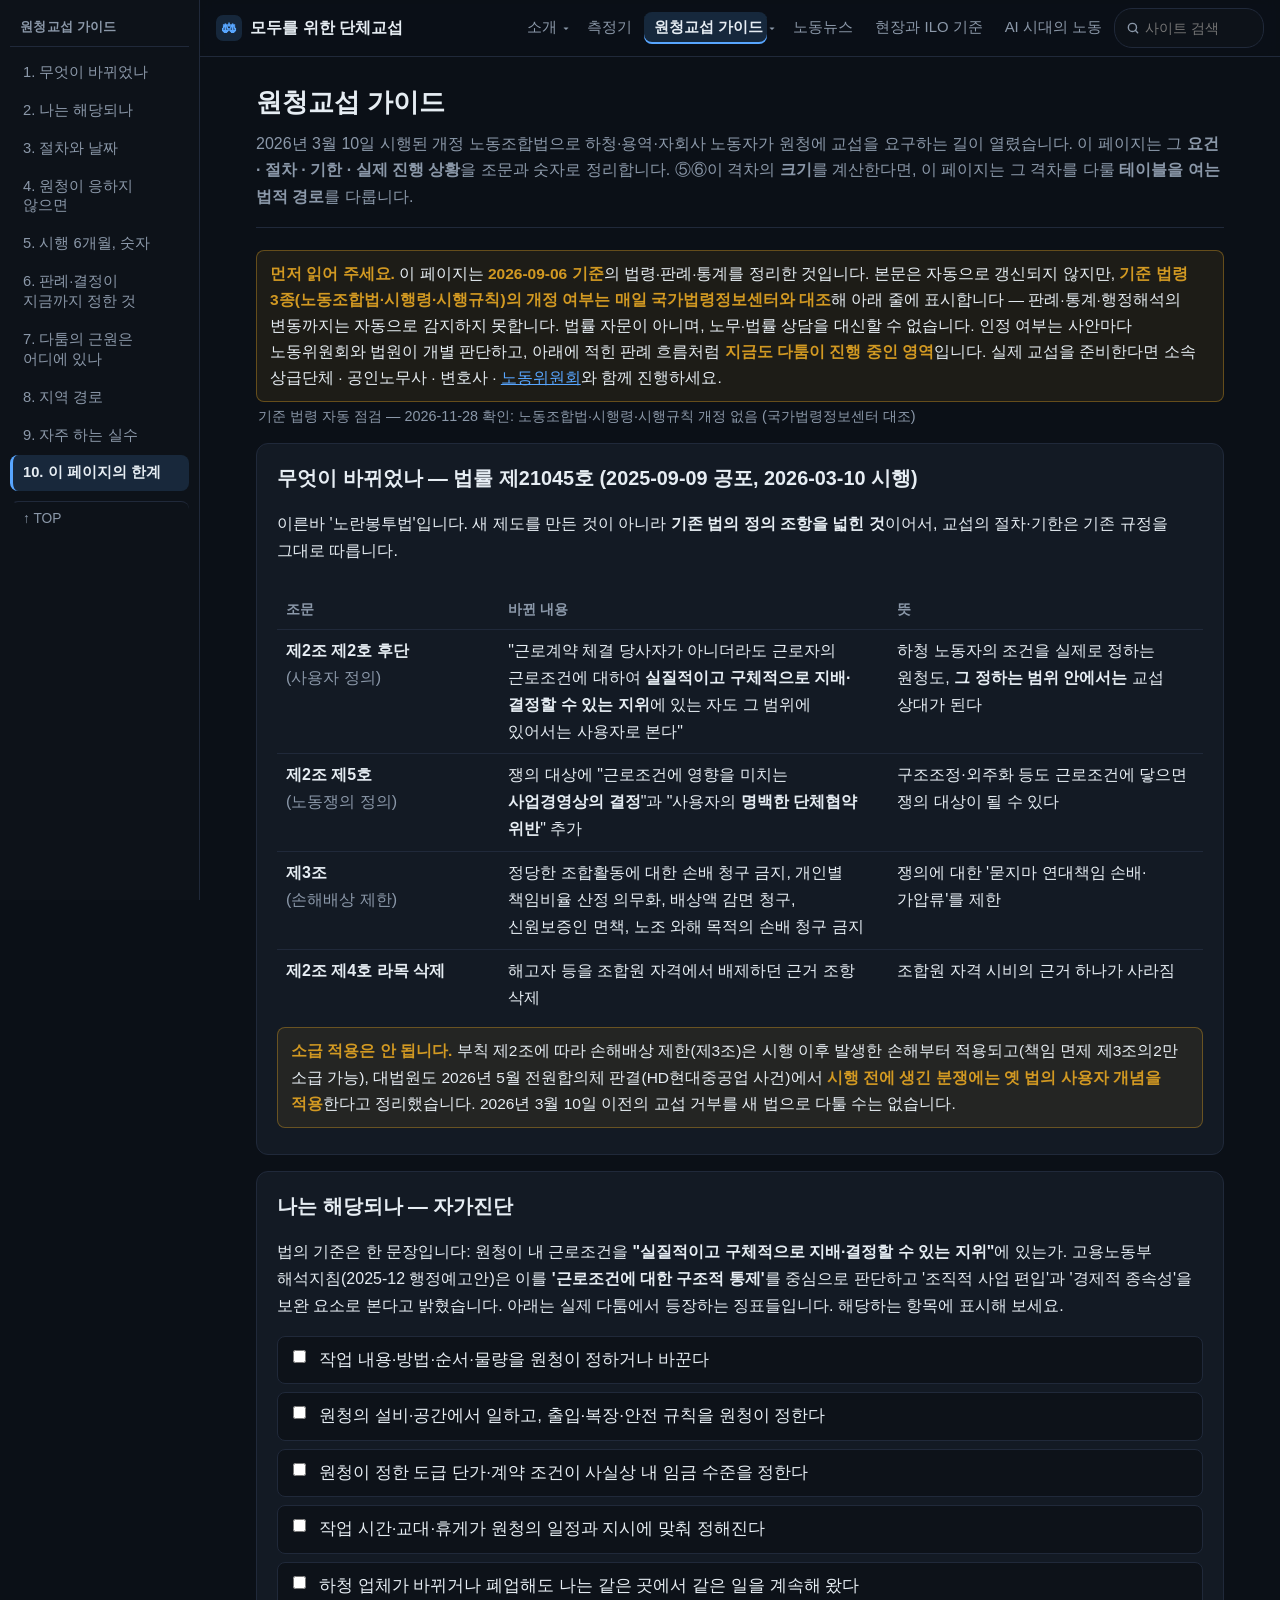
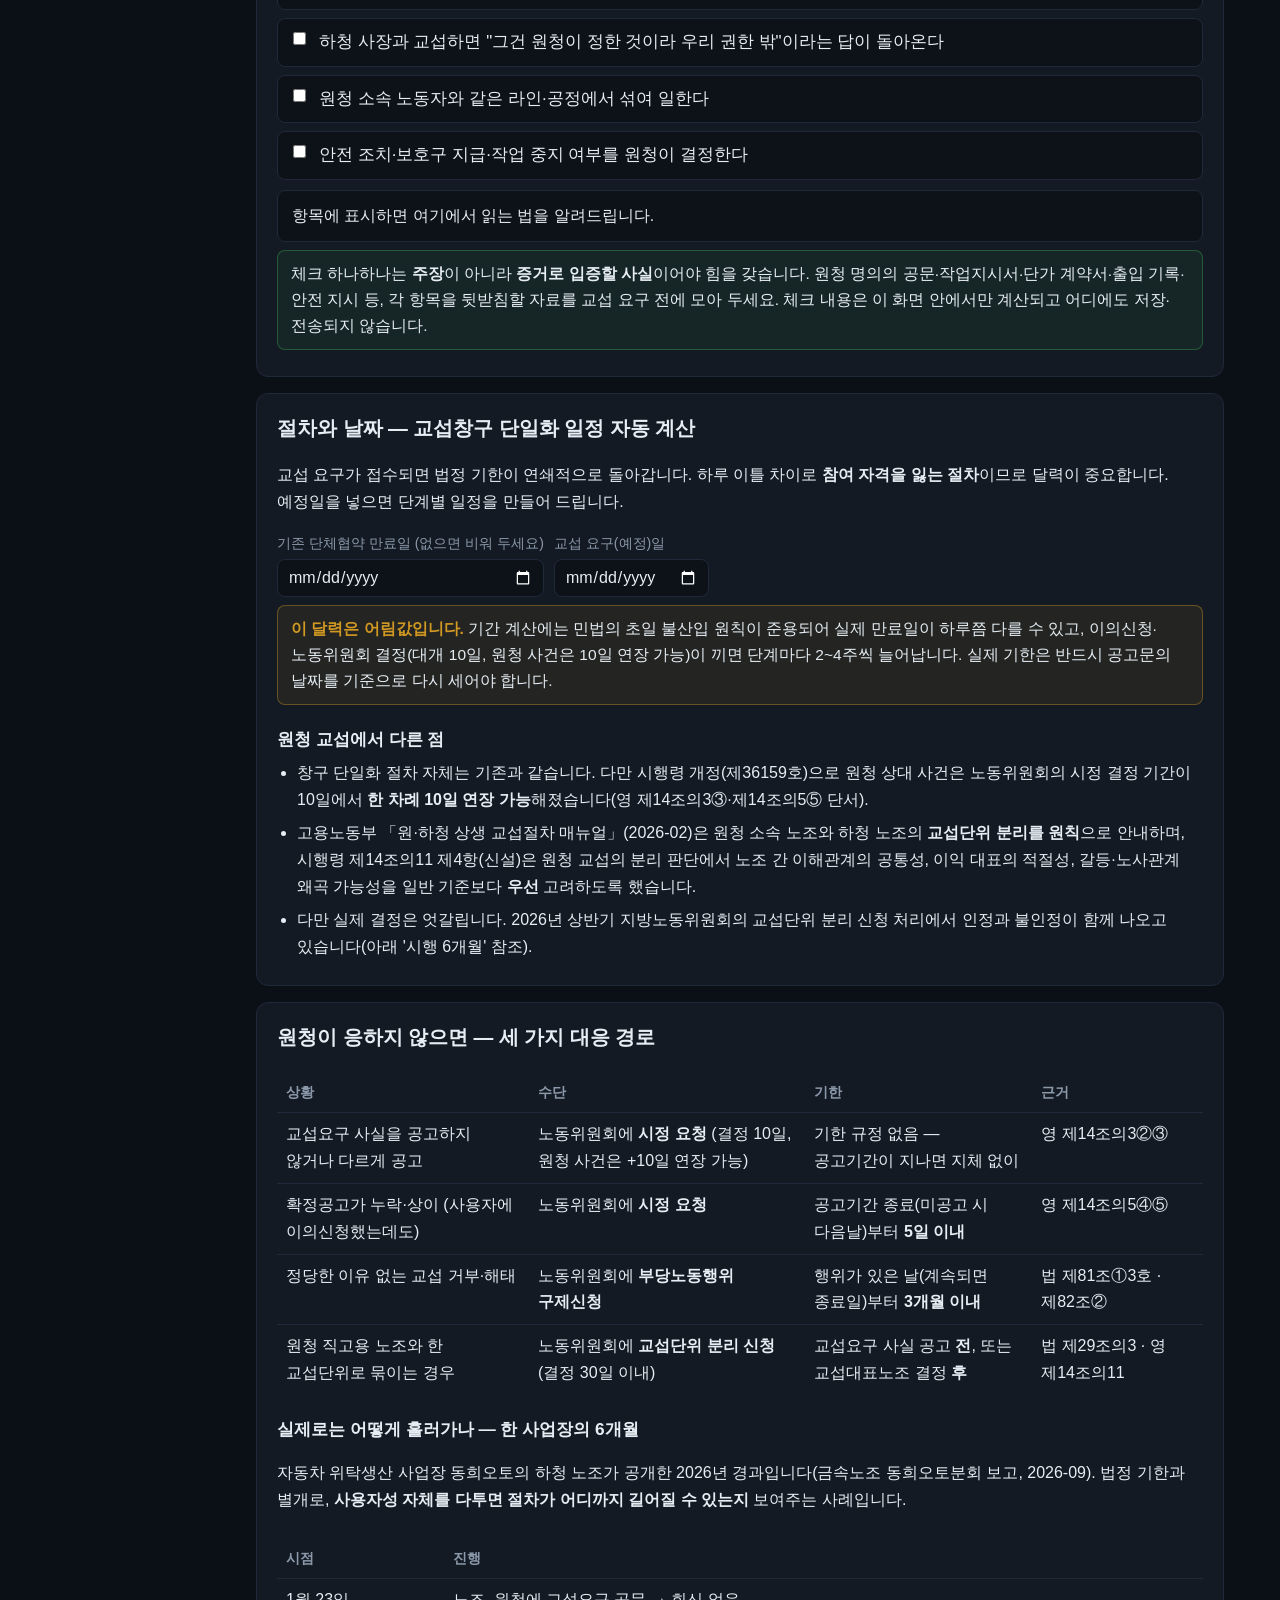
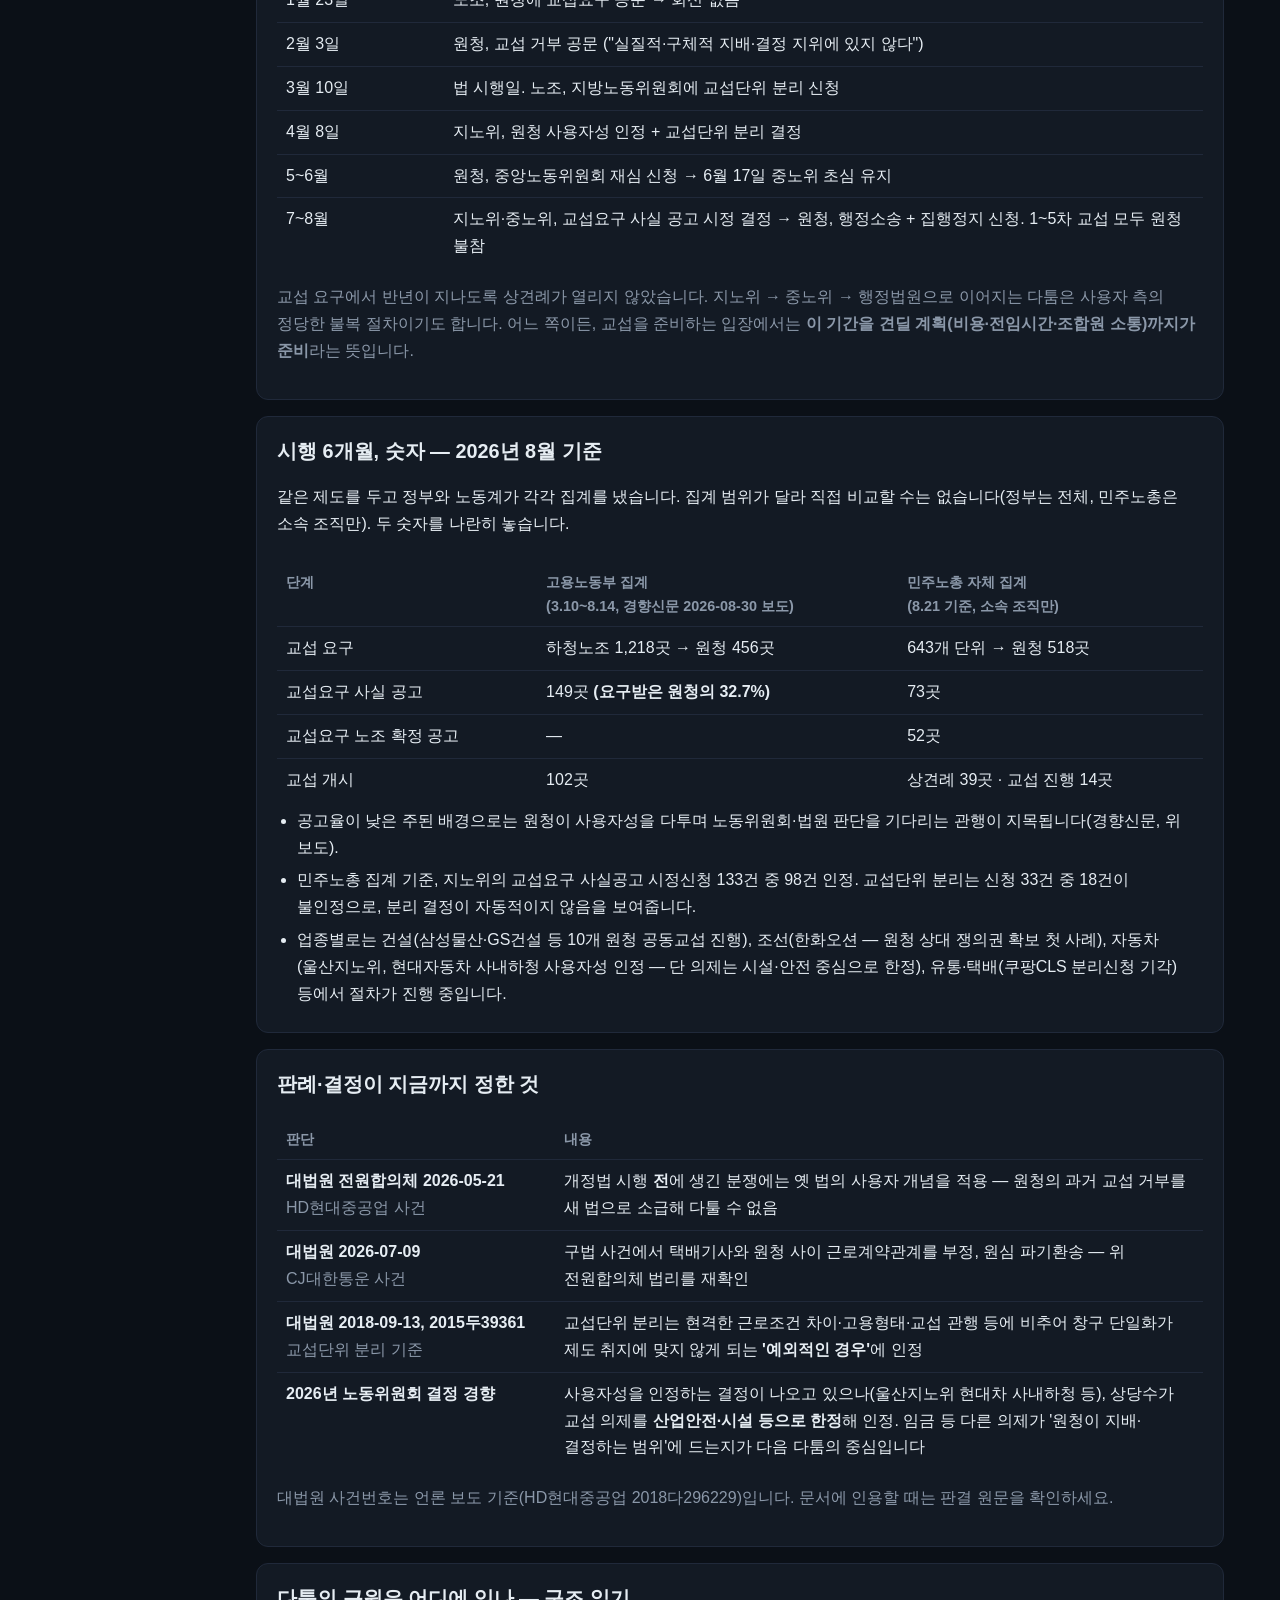
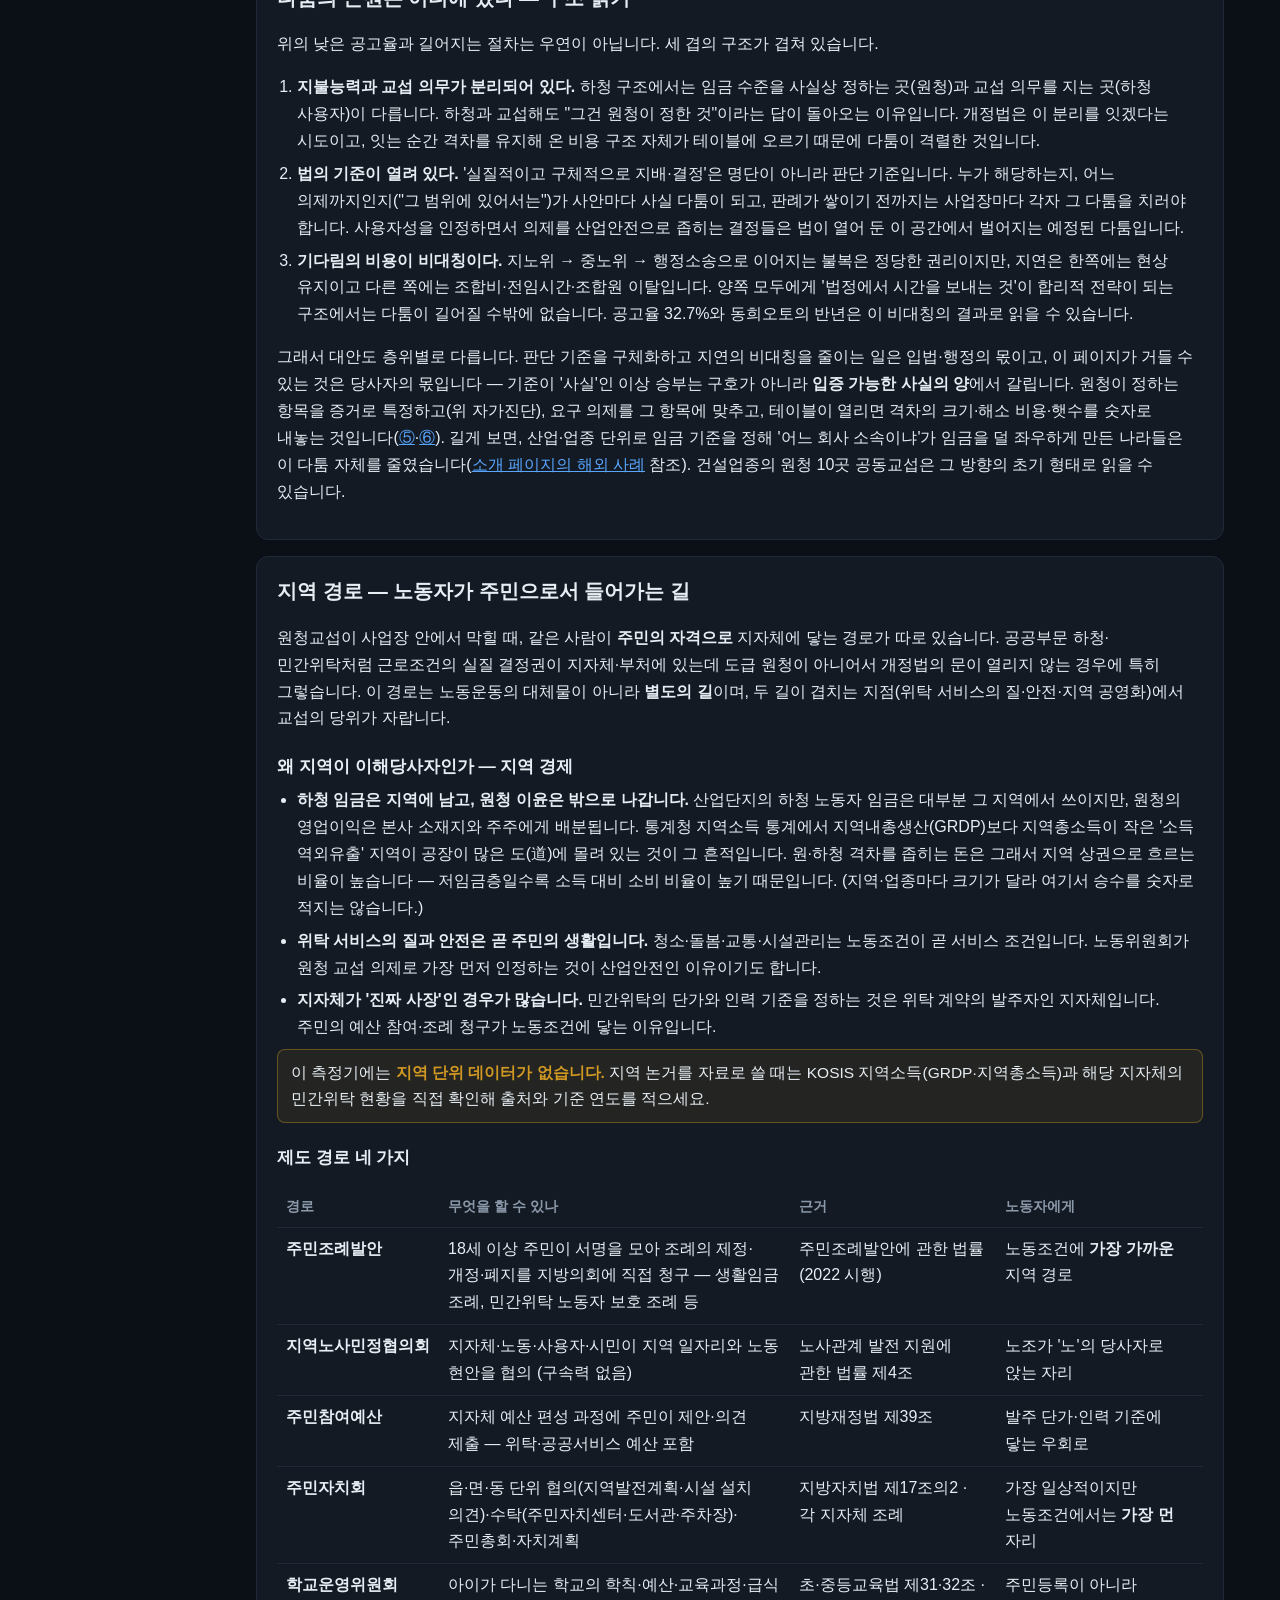
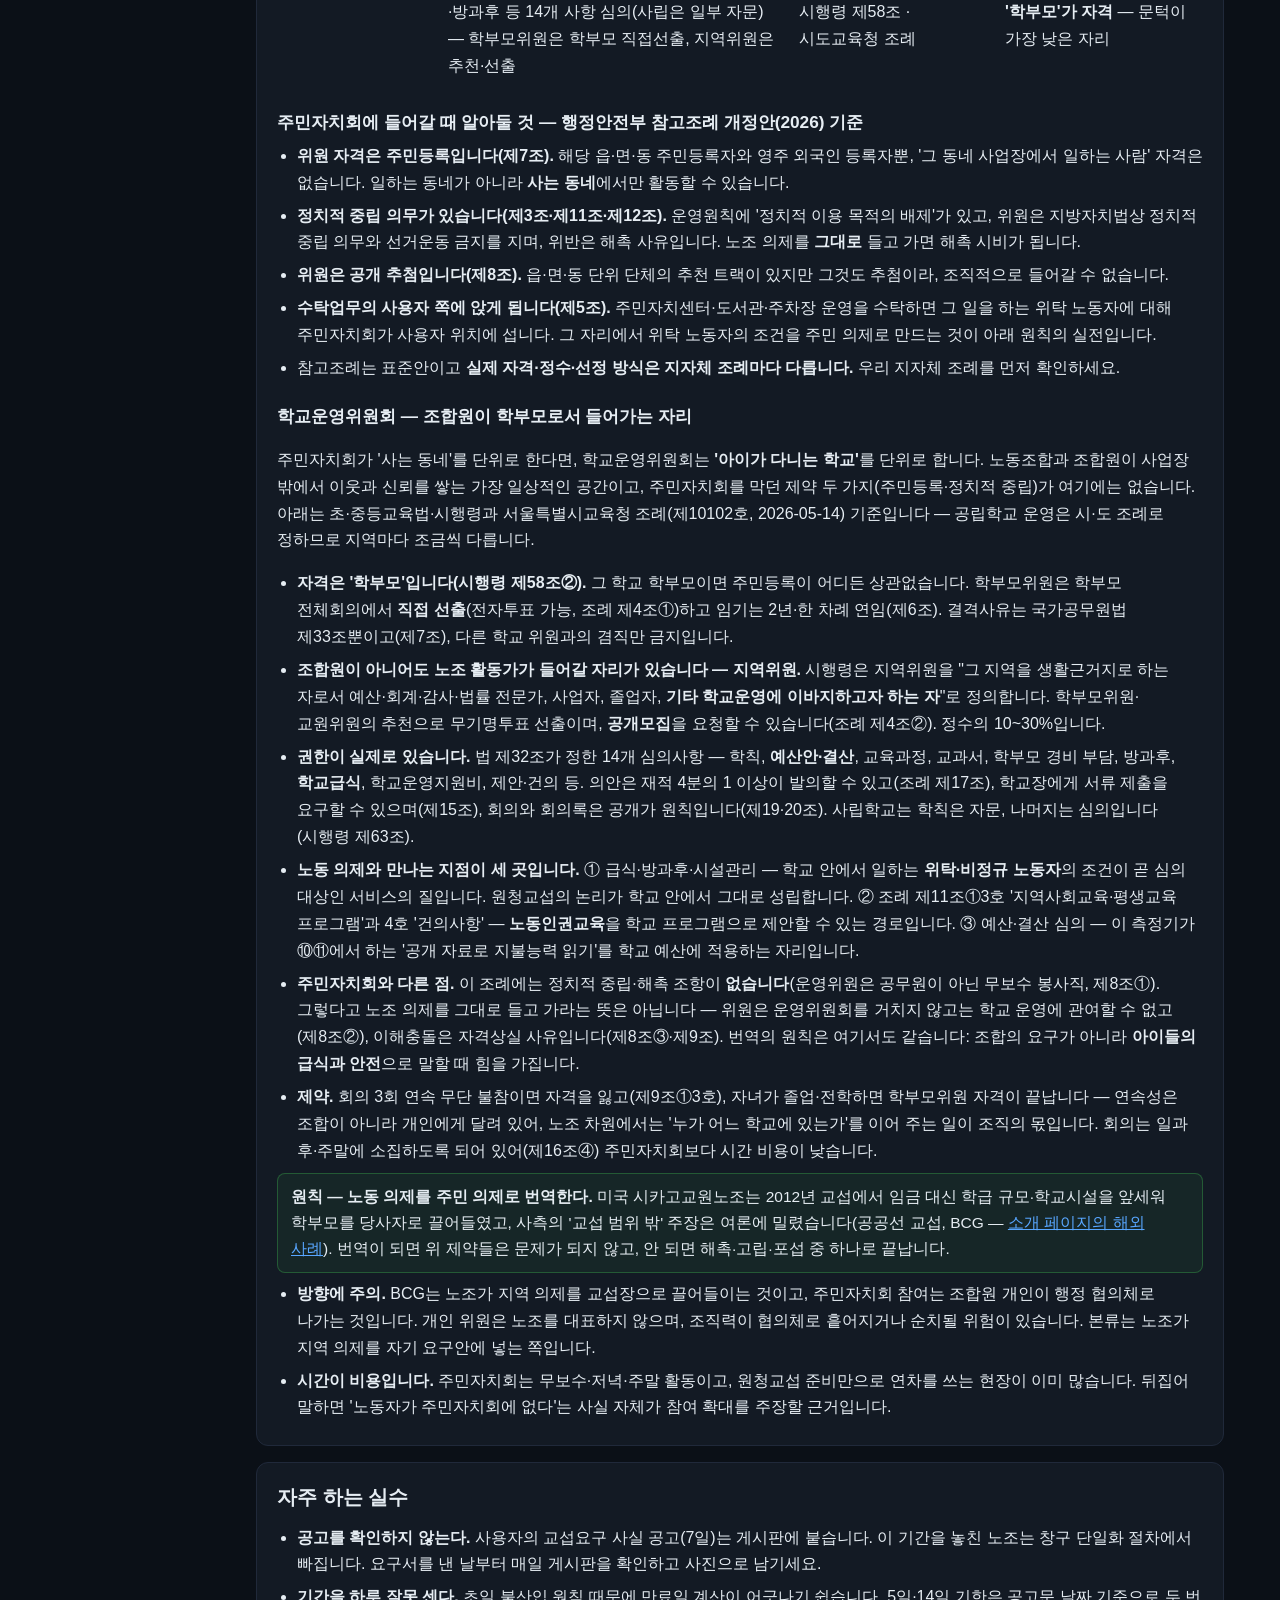
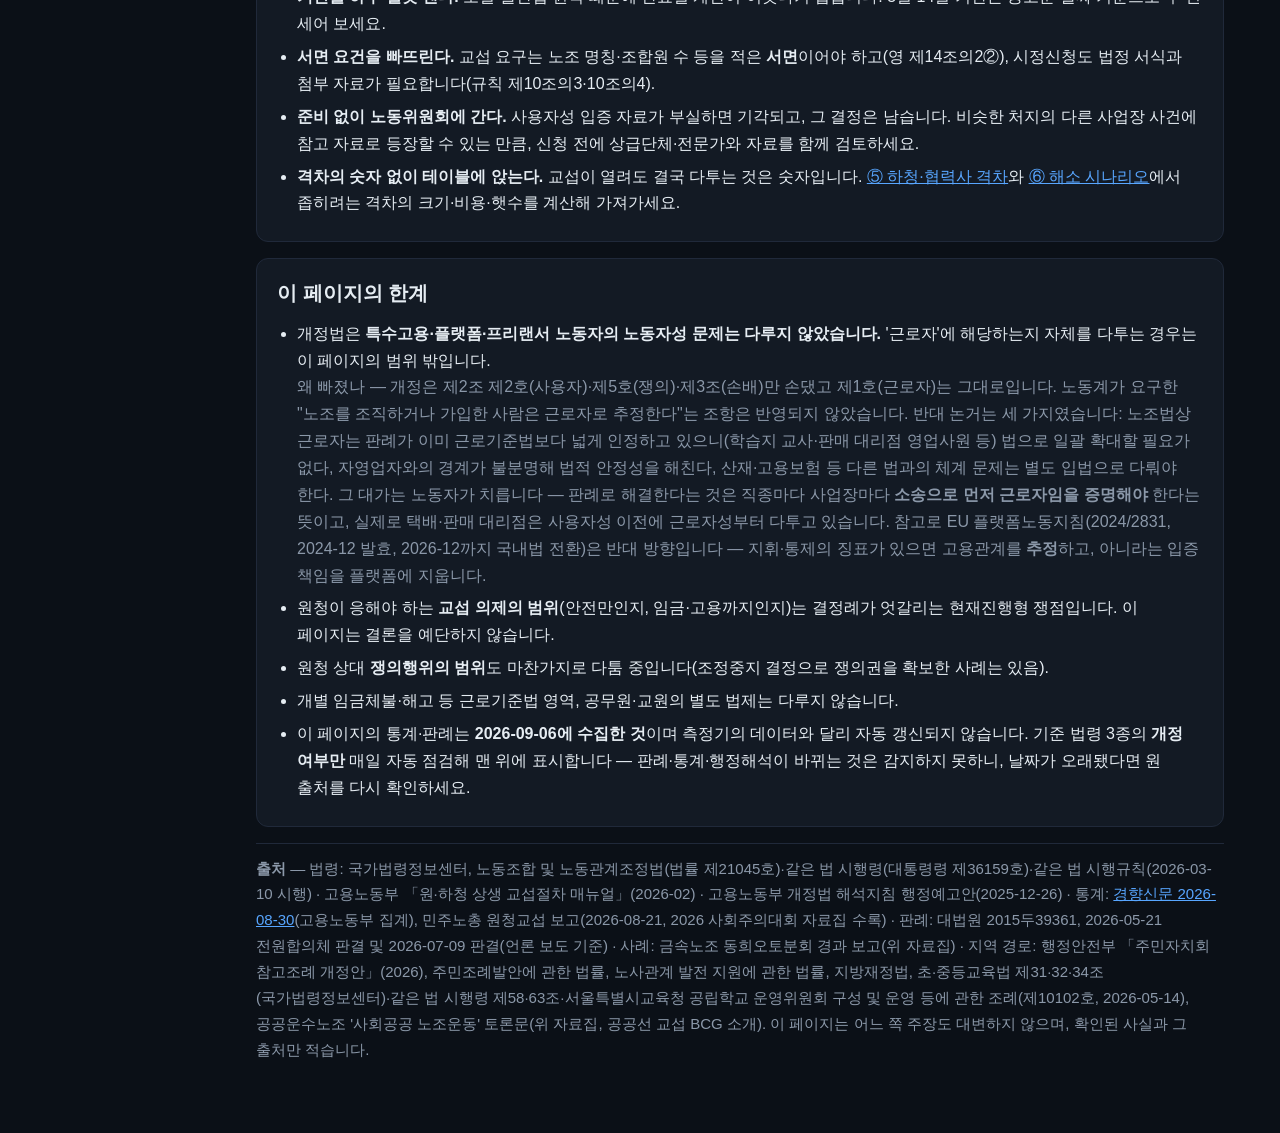
<file: docs/labor.html>
<!DOCTYPE html>
<html lang="ko">
<head>
<meta charset="utf-8">
<meta name="viewport" content="width=device-width,initial-scale=1">
<meta name="referrer" content="no-referrer">
<title>원청교섭 가이드 — 모두를 위한 단체교섭</title>
<meta name="description" content="2026년 3월 시행된 개정 노동조합법의 원청교섭 — 자가진단, 교섭 절차 날짜 자동 계산, 원청이 거부할 때의 대응 경로, 시행 뒤 숫자와 판례, 주민자치회·학교운영위원회 같은 지역 경로.">
<link rel="canonical" href="https://xn--9d0b29hf1nhhl.kr/labor.html">
<meta property="og:type" content="website">
<meta property="og:site_name" content="모두를 위한 단체교섭">
<meta property="og:locale" content="ko_KR">
<meta property="og:title" content="원청교섭 가이드 — 모두를 위한 단체교섭">
<meta property="og:description" content="2026년 3월 시행된 개정 노동조합법의 원청교섭 — 자가진단, 교섭 절차 날짜 자동 계산, 원청이 거부할 때의 대응 경로, 시행 뒤 숫자와 판례, 주민자치회·학교운영위원회 같은 지역 경로.">
<meta property="og:url" content="https://xn--9d0b29hf1nhhl.kr/labor.html">
<style>
  :root{--bg:#0b1017;--card:#131a24;--line:#20293a;--tx:#e6edf3;--mut:#8b98a9;
        --grn:#3fb950;--red:#f85149;--amb:#d29922;--acc:#58a6ff;}
  *{box-sizing:border-box}
  body{margin:0;background:var(--bg);color:var(--tx);
       font-family:-apple-system,BlinkMacSystemFont,"Segoe UI","Malgun Gothic",sans-serif;
       font-size:17px;line-height:1.68;
       word-break:keep-all;overflow-wrap:break-word}
  .wrap{max-width:1000px;margin:0 auto;padding:24px 16px 70px}
  header{border-bottom:1px solid var(--line);padding-bottom:16px;margin-bottom:22px}
  h1{font-size:1.62rem;margin:0 0 6px}
  .sub{color:var(--mut);font-size:1rem}
  .nav{display:flex;gap:6px;flex-wrap:wrap;margin:10px 0 12px}
  .nav a{color:var(--mut);text-decoration:none;font-size:.95rem;padding:6px 13px;
         border:1px solid var(--line);border-radius:20px;background:#0d1219;white-space:nowrap}
  .nav a:hover{color:var(--tx);border-color:var(--acc)}
  .nav a.on{color:var(--tx);border-color:var(--acc);background:rgba(88,166,255,.12);font-weight:600}
  .card{background:var(--card);border:1px solid var(--line);border-radius:12px;padding:18px 20px;margin-bottom:16px}
  .card h2{font-size:1.24rem;margin:0 0 10px}
  h3{font-size:1.08rem;margin:20px 0 6px}
  p,li,td,th{font-size:1rem}
  ul,ol{padding-left:20px;margin:6px 0}
  li{margin-bottom:6px}
  .tblwrap{overflow-x:auto}
  table{width:100%;border-collapse:collapse;margin-top:8px}
  th,td{padding:8px 9px;text-align:left;border-top:1px solid var(--line);vertical-align:top}
  th{color:var(--mut);font-weight:600;font-size:.9rem;border-top:none}
  a{color:var(--acc)}
  .note{color:var(--mut);font-size:.94rem;line-height:1.72;border-top:1px solid var(--line);padding-top:12px;margin-top:14px}
  .tip{background:rgba(63,185,80,.08);border:1px solid rgba(63,185,80,.35);
       border-radius:8px;padding:10px 13px;margin:8px 0;font-size:.97rem}
  .warn{background:rgba(210,153,34,.09);border:1px solid rgba(210,153,34,.4);
        border-radius:8px;padding:10px 13px;margin:8px 0;font-size:.97rem}
  .warn b{color:var(--amb)}
  code{background:#0d1219;border:1px solid var(--line);border-radius:4px;padding:1px 5px;font-size:.94rem}
  blockquote{margin:8px 0;padding:10px 14px;border-left:3px solid var(--acc);
             background:rgba(88,166,255,.06);border-radius:0 8px 8px 0;font-size:.98rem}
  label{display:flex;gap:10px;align-items:flex-start;padding:9px 11px;border:1px solid var(--line);
        border-radius:8px;margin-bottom:8px;cursor:pointer;background:#0d1219}
  label:hover{border-color:var(--acc)}
  label input{margin-top:4px;flex:0 0 auto}
  .chkres{border-radius:8px;padding:12px 14px;margin-top:10px;font-size:.98rem;border:1px solid var(--line);background:#0d1219}
  .inrow{display:flex;gap:10px;flex-wrap:wrap;align-items:flex-end;margin:8px 0 4px}
  .inrow div{display:flex;flex-direction:column;gap:4px}
  .inrow span{color:var(--mut);font-size:.88rem}
  input[type=date]{background:#0d1219;color:var(--tx);border:1px solid var(--line);
        border-radius:8px;padding:8px 10px;font-size:1rem;font-family:inherit;color-scheme:dark}
  .dday{color:var(--mut);font-size:.88rem;white-space:nowrap}
  .muted{color:var(--mut)}
  @media print{ body{background:#fff;color:#000;font-size:14.5px}
    .card{background:#fff;border-color:#bbb} .note,th{color:#444} a{color:#000} .nav{display:none}
    label,.chkres,input[type=date],blockquote{background:#fff} }
</style>
<link rel="stylesheet" href="./site.css?v=a202611053">
</head>
<body>
<div class="topbar noprint" id="topbar" role="banner"><div class="tb-in">
  <a class="brand" href="./"><i>⚖</i>모두를 위한 단체교섭</a>
  <button class="burger" type="button" aria-label="메뉴 열기" aria-expanded="false" aria-controls="sitemenu">☰</button>
  <nav class="menu" id="sitemenu" aria-label="사이트 메뉴">
    <div class="grp"><a href="./guide.html">소개</a><button class="caret" type="button" aria-label="소개 하위 메뉴" aria-expanded="false">▾</button><div class="sub"><a href="./about.html">출처 · 면책</a></div></div>
    <a href="./measure.html">측정기</a>
    <div class="grp"><a href="./labor.html" class="on" aria-current="page">원청교섭 가이드</a><button class="caret" type="button" aria-label="원청교섭 가이드 하위 메뉴" aria-expanded="false">▾</button><div class="sub"><a href="./strategy.html">전략과 대안</a><a href="./prec.html">판례 찾기</a></div></div>
    <a href="./news.html">노동뉴스</a>
    <a href="./ilo.html">현장과 ILO 기준</a>
    <a href="./future.html">AI 시대의 노동</a>
    <form class="search" role="search" onsubmit="return false"><input type="search" placeholder="사이트 검색" aria-label="사이트 검색" autocomplete="off"><div class="results" hidden></div></form>
  </nav>
</div></div><!-- /topbar -->
<div class="wrap">
<header>
  <h1>원청교섭 가이드</h1>
  <div class="sub">2026년 3월 10일 시행된 개정 노동조합법으로 하청·용역·자회사 노동자가 원청에 교섭을 요구하는 길이 열렸습니다.
    이 페이지는 그 <b>요건 · 절차 · 기한 · 실제 진행 상황</b>을 조문과 숫자로 정리합니다.
    ⑤⑥이 격차의 <b>크기</b>를 계산한다면, 이 페이지는 그 격차를 다룰 <b>테이블을 여는 법적 경로</b>를 다룹니다.</div>
</header>

<div class="warn"><b>먼저 읽어 주세요.</b> 이 페이지는 <b>2026-09-06 기준</b>의 법령·판례·통계를 정리한 것입니다.
  본문은 자동으로 갱신되지 않지만, <b>기준 법령 3종(노동조합법·시행령·시행규칙)의 개정 여부는 매일 국가법령정보센터와 대조</b>해 아래 줄에 표시합니다
  — 판례·통계·행정해석의 변동까지는 자동으로 감지하지 못합니다.
  법률 자문이 아니며, 노무·법률 상담을 대신할 수 없습니다. 인정 여부는 사안마다 노동위원회와 법원이 개별 판단하고,
  아래에 적힌 판례 흐름처럼 <b>지금도 다툼이 진행 중인 영역</b>입니다.
  실제 교섭을 준비한다면 소속 상급단체 · 공인노무사 · 변호사 · <a href="https://nlrc.go.kr" target="_blank" rel="noopener">노동위원회</a>와 함께 진행하세요.</div>
<div id="lawwatch" class="muted" style="font-size:.9rem;margin:-6px 2px 14px" hidden></div>

<div class="card">
  <h2>무엇이 바뀌었나 — 법률 제21045호 (2025-09-09 공포, 2026-03-10 시행)</h2>
  <p>이른바 '노란봉투법'입니다. 새 제도를 만든 것이 아니라 <b>기존 법의 정의 조항을 넓힌 것</b>이어서,
    교섭의 절차·기한은 기존 규정을 그대로 따릅니다.</p>
  <div class="tblwrap"><table>
    <thead><tr><th style="width:24%">조문</th><th>바뀐 내용</th><th style="width:34%">뜻</th></tr></thead>
    <tbody>
      <tr><td><b>제2조 제2호 후단</b><br><span class="muted">(사용자 정의)</span></td>
        <td>"근로계약 체결 당사자가 아니더라도 근로자의 근로조건에 대하여 <b>실질적이고 구체적으로 지배·결정할 수 있는 지위</b>에 있는 자도 그 범위에 있어서는 사용자로 본다"</td>
        <td>하청 노동자의 조건을 실제로 정하는 원청도, <b>그 정하는 범위 안에서는</b> 교섭 상대가 된다</td></tr>
      <tr><td><b>제2조 제5호</b><br><span class="muted">(노동쟁의 정의)</span></td>
        <td>쟁의 대상에 "근로조건에 영향을 미치는 <b>사업경영상의 결정</b>"과 "사용자의 <b>명백한 단체협약 위반</b>" 추가</td>
        <td>구조조정·외주화 등도 근로조건에 닿으면 쟁의 대상이 될 수 있다</td></tr>
      <tr><td><b>제3조</b><br><span class="muted">(손해배상 제한)</span></td>
        <td>정당한 조합활동에 대한 손배 청구 금지, 개인별 책임비율 산정 의무화, 배상액 감면 청구, 신원보증인 면책, 노조 와해 목적의 손배 청구 금지</td>
        <td>쟁의에 대한 '묻지마 연대책임 손배·가압류'를 제한</td></tr>
      <tr><td><b>제2조 제4호 라목 삭제</b></td>
        <td>해고자 등을 조합원 자격에서 배제하던 근거 조항 삭제</td>
        <td>조합원 자격 시비의 근거 하나가 사라짐</td></tr>
    </tbody>
  </table></div>
  <div class="warn"><b>소급 적용은 안 됩니다.</b> 부칙 제2조에 따라 손해배상 제한(제3조)은 시행 이후 발생한 손해부터 적용되고(책임 면제 제3조의2만 소급 가능),
    대법원도 2026년 5월 전원합의체 판결(HD현대중공업 사건)에서 <b>시행 전에 생긴 분쟁에는 옛 법의 사용자 개념을 적용</b>한다고 정리했습니다.
    2026년 3월 10일 이전의 교섭 거부를 새 법으로 다툴 수는 없습니다.</div>
</div>

<div class="card">
  <h2>나는 해당되나 — 자가진단</h2>
  <p>법의 기준은 한 문장입니다: 원청이 내 근로조건을 <b>"실질적이고 구체적으로 지배·결정할 수 있는 지위"</b>에 있는가.
    고용노동부 해석지침(2025-12 행정예고안)은 이를 <b>'근로조건에 대한 구조적 통제'</b>를 중심으로 판단하고
    '조직적 사업 편입'과 '경제적 종속성'을 보완 요소로 본다고 밝혔습니다. 아래는 실제 다툼에서 등장하는 징표들입니다. 해당하는 항목에 표시해 보세요.</p>
  <div id="chks">
    <label><input type="checkbox"> 작업 내용·방법·순서·물량을 원청이 정하거나 바꾼다</label>
    <label><input type="checkbox"> 원청의 설비·공간에서 일하고, 출입·복장·안전 규칙을 원청이 정한다</label>
    <label><input type="checkbox"> 원청이 정한 도급 단가·계약 조건이 사실상 내 임금 수준을 정한다</label>
    <label><input type="checkbox"> 작업 시간·교대·휴게가 원청의 일정과 지시에 맞춰 정해진다</label>
    <label><input type="checkbox"> 하청 업체가 바뀌거나 폐업해도 나는 같은 곳에서 같은 일을 계속해 왔다</label>
    <label><input type="checkbox"> 하청 사장과 교섭하면 "그건 원청이 정한 것이라 우리 권한 밖"이라는 답이 돌아온다</label>
    <label><input type="checkbox"> 원청 소속 노동자와 같은 라인·공정에서 섞여 일한다</label>
    <label><input type="checkbox"> 안전 조치·보호구 지급·작업 중지 여부를 원청이 결정한다</label>
  </div>
  <div class="chkres" id="chkres">항목에 표시하면 여기에서 읽는 법을 알려드립니다.</div>
  <div class="tip">체크 하나하나는 <b>주장</b>이 아니라 <b>증거로 입증할 사실</b>이어야 힘을 갖습니다.
    원청 명의의 공문·작업지시서·단가 계약서·출입 기록·안전 지시 등, 각 항목을 뒷받침할 자료를 교섭 요구 전에 모아 두세요.
    체크 내용은 이 화면 안에서만 계산되고 어디에도 저장·전송되지 않습니다.</div>
</div>

<div class="card">
  <h2>절차와 날짜 — 교섭창구 단일화 일정 자동 계산</h2>
  <p>교섭 요구가 접수되면 법정 기한이 연쇄적으로 돌아갑니다. 하루 이틀 차이로 <b>참여 자격을 잃는 절차</b>이므로 달력이 중요합니다.
    예정일을 넣으면 단계별 일정을 만들어 드립니다.</p>
  <div class="inrow">
    <div><span>기존 단체협약 만료일 (없으면 비워 두세요)</span><input type="date" id="d_expire"></div>
    <div><span>교섭 요구(예정)일</span><input type="date" id="d_demand"></div>
  </div>
  <div id="calout"></div>
  <div class="warn"><b>이 달력은 어림값입니다.</b> 기간 계산에는 민법의 초일 불산입 원칙이 준용되어 실제 만료일이 하루쯤 다를 수 있고,
    이의신청·노동위원회 결정(대개 10일, 원청 사건은 10일 연장 가능)이 끼면 단계마다 2~4주씩 늘어납니다.
    실제 기한은 반드시 공고문의 날짜를 기준으로 다시 세어야 합니다.</div>
  <h3>원청 교섭에서 다른 점</h3>
  <ul>
    <li>창구 단일화 절차 자체는 기존과 같습니다. 다만 시행령 개정(제36159호)으로 원청 상대 사건은 노동위원회의 시정 결정 기간이
      10일에서 <b>한 차례 10일 연장 가능</b>해졌습니다(영 제14조의3③·제14조의5⑤ 단서).</li>
    <li>고용노동부 「원·하청 상생 교섭절차 매뉴얼」(2026-02)은 원청 소속 노조와 하청 노조의 <b>교섭단위 분리를 원칙</b>으로 안내하며,
      시행령 제14조의11 제4항(신설)은 원청 교섭의 분리 판단에서 노조 간 이해관계의 공통성, 이익 대표의 적절성,
      갈등·노사관계 왜곡 가능성을 일반 기준보다 <b>우선</b> 고려하도록 했습니다.</li>
    <li>다만 실제 결정은 엇갈립니다. 2026년 상반기 지방노동위원회의 교섭단위 분리 신청 처리에서
      인정과 불인정이 함께 나오고 있습니다(아래 '시행 6개월' 참조).</li>
  </ul>
</div>

<div class="card">
  <h2>원청이 응하지 않으면 — 세 가지 대응 경로</h2>
  <div class="tblwrap"><table>
    <thead><tr><th>상황</th><th>수단</th><th>기한</th><th>근거</th></tr></thead>
    <tbody>
      <tr><td>교섭요구 사실을 공고하지 않거나 다르게 공고</td>
        <td>노동위원회에 <b>시정 요청</b> (결정 10일, 원청 사건은 +10일 연장 가능)</td>
        <td>기한 규정 없음 — 공고기간이 지나면 지체 없이</td>
        <td>영 제14조의3②③</td></tr>
      <tr><td>확정공고가 누락·상이 (사용자에 이의신청했는데도)</td>
        <td>노동위원회에 <b>시정 요청</b></td>
        <td>공고기간 종료(미공고 시 다음날)부터 <b>5일 이내</b></td>
        <td>영 제14조의5④⑤</td></tr>
      <tr><td>정당한 이유 없는 교섭 거부·해태</td>
        <td>노동위원회에 <b>부당노동행위 구제신청</b></td>
        <td>행위가 있은 날(계속되면 종료일)부터 <b>3개월 이내</b></td>
        <td>법 제81조①3호 · 제82조②</td></tr>
      <tr><td>원청 직고용 노조와 한 교섭단위로 묶이는 경우</td>
        <td>노동위원회에 <b>교섭단위 분리 신청</b> (결정 30일 이내)</td>
        <td>교섭요구 사실 공고 <b>전</b>, 또는 교섭대표노조 결정 <b>후</b></td>
        <td>법 제29조의3 · 영 제14조의11</td></tr>
    </tbody>
  </table></div>

  <h3>실제로는 어떻게 흘러가나 — 한 사업장의 6개월</h3>
  <p>자동차 위탁생산 사업장 동희오토의 하청 노조가 공개한 2026년 경과입니다(금속노조 동희오토분회 보고, 2026-09).
    법정 기한과 별개로, <b>사용자성 자체를 다투면 절차가 어디까지 길어질 수 있는지</b> 보여주는 사례입니다.</p>
  <div class="tblwrap"><table>
    <thead><tr><th style="width:18%">시점</th><th>진행</th></tr></thead>
    <tbody>
      <tr><td>1월 23일</td><td>노조, 원청에 교섭요구 공문 → 회신 없음</td></tr>
      <tr><td>2월 3일</td><td>원청, 교섭 거부 공문 ("실질적·구체적 지배·결정 지위에 있지 않다")</td></tr>
      <tr><td>3월 10일</td><td>법 시행일. 노조, 지방노동위원회에 교섭단위 분리 신청</td></tr>
      <tr><td>4월 8일</td><td>지노위, 원청 사용자성 인정 + 교섭단위 분리 결정</td></tr>
      <tr><td>5~6월</td><td>원청, 중앙노동위원회 재심 신청 → 6월 17일 중노위 초심 유지</td></tr>
      <tr><td>7~8월</td><td>지노위·중노위, 교섭요구 사실 공고 시정 결정 → 원청, 행정소송 + 집행정지 신청. 1~5차 교섭 모두 원청 불참</td></tr>
    </tbody>
  </table></div>
  <p class="muted">교섭 요구에서 반년이 지나도록 상견례가 열리지 않았습니다. 지노위 → 중노위 → 행정법원으로 이어지는 다툼은
    사용자 측의 정당한 불복 절차이기도 합니다. 어느 쪽이든, 교섭을 준비하는 입장에서는 <b>이 기간을 견딜 계획(비용·전임시간·조합원 소통)까지가 준비</b>라는 뜻입니다.</p>
</div>

<div class="card">
  <h2>시행 6개월, 숫자 — 2026년 8월 기준</h2>
  <p>같은 제도를 두고 정부와 노동계가 각각 집계를 냈습니다. 집계 범위가 달라 직접 비교할 수는 없습니다(정부는 전체, 민주노총은 소속 조직만).
    두 숫자를 나란히 놓습니다.</p>
  <div class="tblwrap"><table>
    <thead><tr><th>단계</th><th>고용노동부 집계<br><span class="muted">(3.10~8.14, 경향신문 2026-08-30 보도)</span></th><th>민주노총 자체 집계<br><span class="muted">(8.21 기준, 소속 조직만)</span></th></tr></thead>
    <tbody>
      <tr><td>교섭 요구</td><td>하청노조 1,218곳 → 원청 456곳</td><td>643개 단위 → 원청 518곳</td></tr>
      <tr><td>교섭요구 사실 공고</td><td>149곳 <b>(요구받은 원청의 32.7%)</b></td><td>73곳</td></tr>
      <tr><td>교섭요구 노조 확정 공고</td><td>—</td><td>52곳</td></tr>
      <tr><td>교섭 개시</td><td>102곳</td><td>상견례 39곳 · 교섭 진행 14곳</td></tr>
    </tbody>
  </table></div>
  <ul>
    <li>공고율이 낮은 주된 배경으로는 원청이 사용자성을 다투며 노동위원회·법원 판단을 기다리는 관행이 지목됩니다(경향신문, 위 보도).</li>
    <li>민주노총 집계 기준, 지노위의 교섭요구 사실공고 시정신청 133건 중 98건 인정. 교섭단위 분리는 신청 33건 중 18건이 불인정으로,
      분리 결정이 자동적이지 않음을 보여줍니다.</li>
    <li>업종별로는 건설(삼성물산·GS건설 등 10개 원청 공동교섭 진행), 조선(한화오션 — 원청 상대 쟁의권 확보 첫 사례),
      자동차(울산지노위, 현대자동차 사내하청 사용자성 인정 — 단 의제는 시설·안전 중심으로 한정), 유통·택배(쿠팡CLS 분리신청 기각) 등에서 절차가 진행 중입니다.</li>
  </ul>
</div>

<div class="card">
  <h2>판례·결정이 지금까지 정한 것</h2>
  <div class="tblwrap"><table>
    <thead><tr><th style="width:30%">판단</th><th>내용</th></tr></thead>
    <tbody>
      <tr><td><b>대법원 전원합의체 2026-05-21</b><br><span class="muted">HD현대중공업 사건</span></td>
        <td>개정법 시행 <b>전</b>에 생긴 분쟁에는 옛 법의 사용자 개념을 적용 — 원청의 과거 교섭 거부를 새 법으로 소급해 다툴 수 없음</td></tr>
      <tr><td><b>대법원 2026-07-09</b><br><span class="muted">CJ대한통운 사건</span></td>
        <td>구법 사건에서 택배기사와 원청 사이 근로계약관계를 부정, 원심 파기환송 — 위 전원합의체 법리를 재확인</td></tr>
      <tr><td><b>대법원 2018-09-13, 2015두39361</b><br><span class="muted">교섭단위 분리 기준</span></td>
        <td>교섭단위 분리는 현격한 근로조건 차이·고용형태·교섭 관행 등에 비추어 창구 단일화가 제도 취지에 맞지 않게 되는 <b>'예외적인 경우'</b>에 인정</td></tr>
      <tr><td><b>2026년 노동위원회 결정 경향</b></td>
        <td>사용자성을 인정하는 결정이 나오고 있으나(울산지노위 현대차 사내하청 등), 상당수가 교섭 의제를 <b>산업안전·시설 등으로 한정</b>해 인정.
          임금 등 다른 의제가 '원청이 지배·결정하는 범위'에 드는지가 다음 다툼의 중심입니다</td></tr>
    </tbody>
  </table></div>
  <p class="muted">대법원 사건번호는 언론 보도 기준(HD현대중공업 2018다296229)입니다. 문서에 인용할 때는 판결 원문을 확인하세요.</p>
</div>

<div class="card">
  <h2>다툼의 근원은 어디에 있나 — 구조 읽기</h2>
  <p>위의 낮은 공고율과 길어지는 절차는 우연이 아닙니다. 세 겹의 구조가 겹쳐 있습니다.</p>
  <ol>
    <li><b>지불능력과 교섭 의무가 분리되어 있다.</b> 하청 구조에서는 임금 수준을 사실상 정하는 곳(원청)과
      교섭 의무를 지는 곳(하청 사용자)이 다릅니다. 하청과 교섭해도 "그건 원청이 정한 것"이라는 답이 돌아오는 이유입니다.
      개정법은 이 분리를 잇겠다는 시도이고, 잇는 순간 격차를 유지해 온 비용 구조 자체가 테이블에 오르기 때문에
      다툼이 격렬한 것입니다.</li>
    <li><b>법의 기준이 열려 있다.</b> '실질적이고 구체적으로 지배·결정'은 명단이 아니라 판단 기준입니다.
      누가 해당하는지, 어느 의제까지인지("그 범위에 있어서는")가 사안마다 사실 다툼이 되고,
      판례가 쌓이기 전까지는 사업장마다 각자 그 다툼을 치러야 합니다. 사용자성을 인정하면서 의제를
      산업안전으로 좁히는 결정들은 법이 열어 둔 이 공간에서 벌어지는 예정된 다툼입니다.</li>
    <li><b>기다림의 비용이 비대칭이다.</b> 지노위 → 중노위 → 행정소송으로 이어지는 불복은 정당한 권리이지만,
      지연은 한쪽에는 현상 유지이고 다른 쪽에는 조합비·전임시간·조합원 이탈입니다.
      양쪽 모두에게 '법정에서 시간을 보내는 것'이 합리적 전략이 되는 구조에서는 다툼이 길어질 수밖에 없습니다.
      공고율 32.7%와 동희오토의 반년은 이 비대칭의 결과로 읽을 수 있습니다.</li>
  </ol>
  <p>그래서 대안도 층위별로 다릅니다. 판단 기준을 구체화하고 지연의 비대칭을 줄이는 일은 입법·행정의 몫이고,
    이 페이지가 거들 수 있는 것은 당사자의 몫입니다 — 기준이 '사실'인 이상 승부는 구호가 아니라
    <b>입증 가능한 사실의 양</b>에서 갈립니다. 원청이 정하는 항목을 증거로 특정하고(위 자가진단),
    요구 의제를 그 항목에 맞추고, 테이블이 열리면 격차의 크기·해소 비용·햇수를 숫자로 내놓는 것입니다(<a href="./measure.html#c5">⑤</a>·<a href="./measure.html#c6">⑥</a>).
    길게 보면, 산업·업종 단위로 임금 기준을 정해 '어느 회사 소속이냐'가 임금을 덜 좌우하게 만든 나라들은
    이 다툼 자체를 줄였습니다(<a href="./guide.html">소개 페이지의 해외 사례</a> 참조).
    건설업종의 원청 10곳 공동교섭은 그 방향의 초기 형태로 읽을 수 있습니다.</p>
</div>

<div class="card">
  <h2>지역 경로 — 노동자가 주민으로서 들어가는 길</h2>
  <p>원청교섭이 사업장 안에서 막힐 때, 같은 사람이 <b>주민의 자격으로</b> 지자체에 닿는 경로가 따로 있습니다.
    공공부문 하청·민간위탁처럼 근로조건의 실질 결정권이 지자체·부처에 있는데 도급 원청이 아니어서
    개정법의 문이 열리지 않는 경우에 특히 그렇습니다. 이 경로는 노동운동의 대체물이 아니라 <b>별도의 길</b>이며,
    두 길이 겹치는 지점(위탁 서비스의 질·안전·지역 공영화)에서 교섭의 당위가 자랍니다.</p>

  <h3>왜 지역이 이해당사자인가 — 지역 경제</h3>
  <ul>
    <li><b>하청 임금은 지역에 남고, 원청 이윤은 밖으로 나갑니다.</b> 산업단지의 하청 노동자 임금은 대부분 그 지역에서
      쓰이지만, 원청의 영업이익은 본사 소재지와 주주에게 배분됩니다. 통계청 지역소득 통계에서 지역내총생산(GRDP)보다
      지역총소득이 작은 '소득 역외유출' 지역이 공장이 많은 도(道)에 몰려 있는 것이 그 흔적입니다.
      원·하청 격차를 좁히는 돈은 그래서 지역 상권으로 흐르는 비율이 높습니다 — 저임금층일수록 소득 대비 소비 비율이 높기 때문입니다.
      (지역·업종마다 크기가 달라 여기서 승수를 숫자로 적지는 않습니다.)</li>
    <li><b>위탁 서비스의 질과 안전은 곧 주민의 생활입니다.</b> 청소·돌봄·교통·시설관리는 노동조건이 곧 서비스 조건입니다.
      노동위원회가 원청 교섭 의제로 가장 먼저 인정하는 것이 산업안전인 이유이기도 합니다.</li>
    <li><b>지자체가 '진짜 사장'인 경우가 많습니다.</b> 민간위탁의 단가와 인력 기준을 정하는 것은 위탁 계약의 발주자인
      지자체입니다. 주민의 예산 참여·조례 청구가 노동조건에 닿는 이유입니다.</li>
  </ul>
  <div class="warn">이 측정기에는 <b>지역 단위 데이터가 없습니다.</b> 지역 논거를 자료로 쓸 때는 KOSIS 지역소득(GRDP·지역총소득)과
    해당 지자체의 민간위탁 현황을 직접 확인해 출처와 기준 연도를 적으세요.</div>

  <h3>제도 경로 네 가지</h3>
  <div class="tblwrap"><table>
    <thead><tr><th>경로</th><th>무엇을 할 수 있나</th><th>근거</th><th>노동자에게</th></tr></thead>
    <tbody>
      <tr><td><b>주민조례발안</b></td>
        <td>18세 이상 주민이 서명을 모아 조례의 제정·개정·폐지를 지방의회에 직접 청구 — 생활임금 조례, 민간위탁 노동자 보호 조례 등</td>
        <td>주민조례발안에 관한 법률 (2022 시행)</td><td>노동조건에 <b>가장 가까운</b> 지역 경로</td></tr>
      <tr><td><b>지역노사민정협의회</b></td>
        <td>지자체·노동·사용자·시민이 지역 일자리와 노동 현안을 협의 (구속력 없음)</td>
        <td>노사관계 발전 지원에 관한 법률 제4조</td><td>노조가 '노'의 당사자로 앉는 자리</td></tr>
      <tr><td><b>주민참여예산</b></td>
        <td>지자체 예산 편성 과정에 주민이 제안·의견 제출 — 위탁·공공서비스 예산 포함</td>
        <td>지방재정법 제39조</td><td>발주 단가·인력 기준에 닿는 우회로</td></tr>
      <tr><td><b>주민자치회</b></td>
        <td>읍·면·동 단위 협의(지역발전계획·시설 설치 의견)·수탁(주민자치센터·도서관·주차장)·주민총회·자치계획</td>
        <td>지방자치법 제17조의2 · 각 지자체 조례</td><td>가장 일상적이지만 노동조건에서는 <b>가장 먼</b> 자리</td></tr>
      <tr><td><b>학교운영위원회</b></td>
        <td>아이가 다니는 학교의 학칙·예산·교육과정·급식·방과후 등 14개 사항 심의(사립은 일부 자문) — 학부모위원은 학부모 직접선출, 지역위원은 추천·선출</td>
        <td>초·중등교육법 제31·32조 · 시행령 제58조 · 시도교육청 조례</td><td>주민등록이 아니라 <b>'학부모'가 자격</b> — 문턱이 가장 낮은 자리</td></tr>
    </tbody>
  </table></div>

  <h3>주민자치회에 들어갈 때 알아둘 것 — 행정안전부 참고조례 개정안(2026) 기준</h3>
  <ul>
    <li><b>위원 자격은 주민등록입니다(제7조).</b> 해당 읍·면·동 주민등록자와 영주 외국인 등록자뿐, '그 동네 사업장에서 일하는 사람'
      자격은 없습니다. 일하는 동네가 아니라 <b>사는 동네</b>에서만 활동할 수 있습니다.</li>
    <li><b>정치적 중립 의무가 있습니다(제3조·제11조·제12조).</b> 운영원칙에 '정치적 이용 목적의 배제'가 있고, 위원은 지방자치법상
      정치적 중립 의무와 선거운동 금지를 지며, 위반은 해촉 사유입니다. 노조 의제를 <b>그대로</b> 들고 가면 해촉 시비가 됩니다.</li>
    <li><b>위원은 공개 추첨입니다(제8조).</b> 읍·면·동 단위 단체의 추천 트랙이 있지만 그것도 추첨이라, 조직적으로 들어갈 수 없습니다.</li>
    <li><b>수탁업무의 사용자 쪽에 앉게 됩니다(제5조).</b> 주민자치센터·도서관·주차장 운영을 수탁하면 그 일을 하는 위탁 노동자에 대해
      주민자치회가 사용자 위치에 섭니다. 그 자리에서 위탁 노동자의 조건을 주민 의제로 만드는 것이 아래 원칙의 실전입니다.</li>
    <li>참고조례는 표준안이고 <b>실제 자격·정수·선정 방식은 지자체 조례마다 다릅니다.</b> 우리 지자체 조례를 먼저 확인하세요.</li>
  </ul>
  <h3>학교운영위원회 — 조합원이 학부모로서 들어가는 자리</h3>
  <p>주민자치회가 '사는 동네'를 단위로 한다면, 학교운영위원회는 <b>'아이가 다니는 학교'</b>를 단위로 합니다.
    노동조합과 조합원이 사업장 밖에서 이웃과 신뢰를 쌓는 가장 일상적인 공간이고, 주민자치회를 막던 제약 두 가지(주민등록·정치적 중립)가 여기에는 없습니다.
    아래는 초·중등교육법·시행령과 서울특별시교육청 조례(제10102호, 2026-05-14) 기준입니다 — 공립학교 운영은 시·도 조례로 정하므로 지역마다 조금씩 다릅니다.</p>
  <ul>
    <li><b>자격은 '학부모'입니다(시행령 제58조②).</b> 그 학교 학부모이면 주민등록이 어디든 상관없습니다. 학부모위원은 학부모 전체회의에서 <b>직접 선출</b>(전자투표 가능, 조례 제4조①)하고 임기는 2년·한 차례 연임(제6조).
      결격사유는 국가공무원법 제33조뿐이고(제7조), 다른 학교 위원과의 겸직만 금지입니다.</li>
    <li><b>조합원이 아니어도 노조 활동가가 들어갈 자리가 있습니다 — 지역위원.</b> 시행령은 지역위원을 "그 지역을 생활근거지로 하는 자로서 예산·회계·감사·법률 전문가, 사업자, 졸업자, <b>기타 학교운영에 이바지하고자 하는 자</b>"로 정의합니다.
      학부모위원·교원위원의 추천으로 무기명투표 선출이며, <b>공개모집</b>을 요청할 수 있습니다(조례 제4조②). 정수의 10~30%입니다.</li>
    <li><b>권한이 실제로 있습니다.</b> 법 제32조가 정한 14개 심의사항 — 학칙, <b>예산안·결산</b>, 교육과정, 교과서, 학부모 경비 부담, 방과후, <b>학교급식</b>, 학교운영지원비, 제안·건의 등. 의안은 재적 4분의 1 이상이 발의할 수 있고(조례 제17조), 학교장에게 서류 제출을 요구할 수 있으며(제15조), 회의와 회의록은 공개가 원칙입니다(제19·20조).
      사립학교는 학칙은 자문, 나머지는 심의입니다(시행령 제63조).</li>
    <li><b>노동 의제와 만나는 지점이 세 곳입니다.</b> ① 급식·방과후·시설관리 — 학교 안에서 일하는 <b>위탁·비정규 노동자</b>의 조건이 곧 심의 대상인 서비스의 질입니다. 원청교섭의 논리가 학교 안에서 그대로 성립합니다.
      ② 조례 제11조①3호 '지역사회교육·평생교육 프로그램'과 4호 '건의사항' — <b>노동인권교육</b>을 학교 프로그램으로 제안할 수 있는 경로입니다.
      ③ 예산·결산 심의 — 이 측정기가 ⑩⑪에서 하는 '공개 자료로 지불능력 읽기'를 학교 예산에 적용하는 자리입니다.</li>
    <li><b>주민자치회와 다른 점.</b> 이 조례에는 정치적 중립·해촉 조항이 <b>없습니다</b>(운영위원은 공무원이 아닌 무보수 봉사직, 제8조①). 그렇다고 노조 의제를 그대로 들고 가라는 뜻은 아닙니다 — 위원은 운영위원회를 거치지 않고는 학교 운영에 관여할 수 없고(제8조②), 이해충돌은 자격상실 사유입니다(제8조③·제9조).
      번역의 원칙은 여기서도 같습니다: 조합의 요구가 아니라 <b>아이들의 급식과 안전</b>으로 말할 때 힘을 가집니다.</li>
    <li><b>제약.</b> 회의 3회 연속 무단 불참이면 자격을 잃고(제9조①3호), 자녀가 졸업·전학하면 학부모위원 자격이 끝납니다 — 연속성은 조합이 아니라 개인에게 달려 있어, 노조 차원에서는 '누가 어느 학교에 있는가'를 이어 주는 일이 조직의 몫입니다.
      회의는 일과 후·주말에 소집하도록 되어 있어(제16조④) 주민자치회보다 시간 비용이 낮습니다.</li>
  </ul>
  <div class="tip"><b>원칙 — 노동 의제를 주민 의제로 번역한다.</b> 미국 시카고교원노조는 2012년 교섭에서 임금 대신 학급 규모·학교시설을
    앞세워 학부모를 당사자로 끌어들였고, 사측의 '교섭 범위 밖' 주장은 여론에 밀렸습니다(공공선 교섭, BCG —
    <a href="./guide.html">소개 페이지의 해외 사례</a>). 번역이 되면 위 제약들은 문제가 되지 않고, 안 되면 해촉·고립·포섭 중 하나로 끝납니다.</div>
  <ul>
    <li><b>방향에 주의.</b> BCG는 노조가 지역 의제를 교섭장으로 끌어들이는 것이고, 주민자치회 참여는 조합원 개인이 행정 협의체로 나가는
      것입니다. 개인 위원은 노조를 대표하지 않으며, 조직력이 협의체로 흩어지거나 순치될 위험이 있습니다. 본류는 노조가 지역 의제를 자기 요구안에 넣는 쪽입니다.</li>
    <li><b>시간이 비용입니다.</b> 주민자치회는 무보수·저녁·주말 활동이고, 원청교섭 준비만으로 연차를 쓰는 현장이 이미 많습니다.
      뒤집어 말하면 '노동자가 주민자치회에 없다'는 사실 자체가 참여 확대를 주장할 근거입니다.</li>
  </ul>
</div>

<div class="card">
  <h2>자주 하는 실수</h2>
  <ul>
    <li><b>공고를 확인하지 않는다.</b> 사용자의 교섭요구 사실 공고(7일)는 게시판에 붙습니다. 이 기간을 놓친 노조는 창구 단일화 절차에서 빠집니다.
      요구서를 낸 날부터 매일 게시판을 확인하고 사진으로 남기세요.</li>
    <li><b>기간을 하루 잘못 센다.</b> 초일 불산입 원칙 때문에 만료일 계산이 어긋나기 쉽습니다. 5일·14일 기한은 공고문 날짜 기준으로 두 번 세어 보세요.</li>
    <li><b>서면 요건을 빠뜨린다.</b> 교섭 요구는 노조 명칭·조합원 수 등을 적은 <b>서면</b>이어야 하고(영 제14조의2②), 시정신청도 법정 서식과 첨부 자료가 필요합니다(규칙 제10조의3·10조의4).</li>
    <li><b>준비 없이 노동위원회에 간다.</b> 사용자성 입증 자료가 부실하면 기각되고, 그 결정은 남습니다.
      비슷한 처지의 다른 사업장 사건에 참고 자료로 등장할 수 있는 만큼, 신청 전에 상급단체·전문가와 자료를 함께 검토하세요.</li>
    <li><b>격차의 숫자 없이 테이블에 앉는다.</b> 교섭이 열려도 결국 다투는 것은 숫자입니다.
      <a href="./measure.html#c5">⑤ 하청·협력사 격차</a>와 <a href="./measure.html#c6">⑥ 해소 시나리오</a>에서 좁히려는 격차의 크기·비용·햇수를 계산해 가져가세요.</li>
  </ul>
</div>

<div class="card">
  <h2>이 페이지의 한계</h2>
  <ul>
    <li>개정법은 <b>특수고용·플랫폼·프리랜서 노동자의 노동자성 문제는 다루지 않았습니다.</b> '근로자'에 해당하는지 자체를 다투는 경우는 이 페이지의 범위 밖입니다.
      <br><span class="muted">왜 빠졌나 — 개정은 제2조 제2호(사용자)·제5호(쟁의)·제3조(손배)만 손댔고 제1호(근로자)는 그대로입니다.
      노동계가 요구한 "노조를 조직하거나 가입한 사람은 근로자로 추정한다"는 조항은 반영되지 않았습니다.
      반대 논거는 세 가지였습니다: 노조법상 근로자는 판례가 이미 근로기준법보다 넓게 인정하고 있으니(학습지 교사·판매 대리점 영업사원 등) 법으로 일괄 확대할 필요가 없다,
      자영업자와의 경계가 불분명해 법적 안정성을 해친다, 산재·고용보험 등 다른 법과의 체계 문제는 별도 입법으로 다뤄야 한다.
      그 대가는 노동자가 치릅니다 — 판례로 해결한다는 것은 직종마다 사업장마다 <b>소송으로 먼저 근로자임을 증명해야</b> 한다는 뜻이고,
      실제로 택배·판매 대리점은 사용자성 이전에 근로자성부터 다투고 있습니다.
      참고로 EU 플랫폼노동지침(2024/2831, 2024-12 발효, 2026-12까지 국내법 전환)은 반대 방향입니다 — 지휘·통제의 징표가 있으면 고용관계를 <b>추정</b>하고, 아니라는 입증 책임을 플랫폼에 지웁니다.</span></li>
    <li>원청이 응해야 하는 <b>교섭 의제의 범위</b>(안전만인지, 임금·고용까지인지)는 결정례가 엇갈리는 현재진행형 쟁점입니다. 이 페이지는 결론을 예단하지 않습니다.</li>
    <li>원청 상대 <b>쟁의행위의 범위</b>도 마찬가지로 다툼 중입니다(조정중지 결정으로 쟁의권을 확보한 사례는 있음).</li>
    <li>개별 임금체불·해고 등 근로기준법 영역, 공무원·교원의 별도 법제는 다루지 않습니다.</li>
    <li>이 페이지의 통계·판례는 <b>2026-09-06에 수집한 것</b>이며 측정기의 데이터와 달리 자동 갱신되지 않습니다.
      기준 법령 3종의 <b>개정 여부만</b> 매일 자동 점검해 맨 위에 표시합니다 — 판례·통계·행정해석이 바뀌는 것은 감지하지 못하니, 날짜가 오래됐다면 원 출처를 다시 확인하세요.</li>
  </ul>
</div>

<div class="note">
  <b>출처</b> — 법령: 국가법령정보센터, 노동조합 및 노동관계조정법(법률 제21045호)·같은 법 시행령(대통령령 제36159호)·같은 법 시행규칙(2026-03-10 시행) ·
  고용노동부 「원·하청 상생 교섭절차 매뉴얼」(2026-02) · 고용노동부 개정법 해석지침 행정예고안(2025-12-26) ·
  통계: <a href="https://www.khan.co.kr/article/202608301738001" target="_blank" rel="noopener">경향신문 2026-08-30</a>(고용노동부 집계),
  민주노총 원청교섭 보고(2026-08-21, 2026 사회주의대회 자료집 수록) ·
  판례: 대법원 2015두39361, 2026-05-21 전원합의체 판결 및 2026-07-09 판결(언론 보도 기준) ·
  사례: 금속노조 동희오토분회 경과 보고(위 자료집) ·
  지역 경로: 행정안전부 「주민자치회 참고조례 개정안」(2026), 주민조례발안에 관한 법률, 노사관계 발전 지원에 관한 법률, 지방재정법,
  초·중등교육법 제31·32·34조(국가법령정보센터)·같은 법 시행령 제58·63조·서울특별시교육청 공립학교 운영위원회 구성 및 운영 등에 관한 조례(제10102호, 2026-05-14),
  공공운수노조 '사회공공 노조운동' 토론문(위 자료집, 공공선 교섭 BCG 소개).
  이 페이지는 어느 쪽 주장도 대변하지 않으며, 확인된 사실과 그 출처만 적습니다.
</div>

</div>
<script>
(function(){
  // 자가진단
  var box=document.getElementById('chks'), res=document.getElementById('chkres');
  function judge(){
    var n=box.querySelectorAll('input:checked').length;
    if(n===0){ res.textContent='항목에 표시하면 여기에서 읽는 법을 알려드립니다.'; return; }
    var head='8개 중 '+n+'개 해당 — ';
    if(n<=2){ res.innerHTML=head+'원청의 지배·결정을 뒷받침할 사실이 아직 적습니다. 표시한 항목부터 증거를 모으고, 하청 사용자와의 교섭에서 풀 수 있는 의제인지 먼저 살펴보세요.'; }
    else if(n<=5){ res.innerHTML=head+'교섭 요구를 검토할 만한 사실들이 있습니다. 각 항목을 입증할 자료를 모으고 상급단체·전문가와 함께 사용자성 판단을 받아볼지 검토해 보세요.'; }
    else { res.innerHTML=head+'\'실질적이고 구체적인 지배·결정\'을 주장할 사실이 많은 편입니다. 다만 <b>체크 개수가 인정을 보장하지 않습니다</b> — 인정 여부는 증거와 함께 노동위원회·법원이 개별 판단합니다.'; }
  }
  box.addEventListener('change',judge);

  // 일정 계산
  var dEx=document.getElementById('d_expire'), dDm=document.getElementById('d_demand'), out=document.getElementById('calout');
  function add(d,n){ var x=new Date(d); x.setDate(x.getDate()+n); return x; }
  function fmt(d){ return d.getFullYear()+'-'+String(d.getMonth()+1).padStart(2,'0')+'-'+String(d.getDate()).padStart(2,'0')+' ('+'일월화수목금토'[d.getDay()]+')'; }
  function calc(){
    var rows=[], html='';
    if(dEx.value){
      var ex=new Date(dEx.value+'T00:00:00'), open=new Date(ex); open.setMonth(open.getMonth()-3);
      html+='<div class="tip">단체협약 만료일이 '+fmt(ex)+'이면, <b>'+fmt(open)+'</b>부터 교섭을 요구할 수 있습니다 (영 제14조의2①).</div>';
      if(dDm.value && new Date(dDm.value+'T00:00:00')<open){
        html+='<div class="warn">교섭 요구 예정일이 요구 가능 개시일보다 <b>이릅니다</b>. 개시일 이후로 잡아야 합니다.</div>';
      }
    }
    if(dDm.value){
      var d0=new Date(dDm.value+'T00:00:00');
      var pEnd=add(d0,7), cStart=add(pEnd,1), cEnd=add(cStart,4), aEnd=add(cEnd,14), mEnd=add(aEnd,5), gEnd=add(mEnd,5), jEnd=add(aEnd,10);
      rows=[
        ['교섭 요구서 제출 (서면)', fmt(d0), '영 제14조의2'],
        ['사용자의 교섭요구 사실 공고 — 7일간<br><span class="muted">다른 노조는 이 기간에만 참여 요구 가능. 매일 게시판 확인</span>', fmt(add(d0,1))+' ~ '+fmt(pEnd), '영 제14조의3·의4'],
        ['교섭요구 노조 확정 공고 — 5일간<br><span class="muted">내 노조·조합원 수가 맞게 공고됐는지 확인, 다르면 이 기간에 이의신청</span>', fmt(cStart)+' ~ '+fmt(cEnd), '영 제14조의5'],
        ['자율적 교섭대표노조 결정 — 14일 이내<br><span class="muted">이 기한 안에 사용자가 동의하면 개별 교섭도 가능</span>', '~ '+fmt(aEnd), '법 제29조의2③ · 영 제14조의6'],
        ['과반수 노조 통지(5일 이내) 후 사용자 공고 5일간', '~ '+fmt(gEnd), '영 제14조의7'],
        ['과반수 노조가 없으면: 공동교섭대표단 자율 구성 — 10일간<br><span class="muted">전체 조합원 10% 이상 노조만 참여. 실패 시 노동위원회가 인원 배분 결정</span>', '~ '+fmt(jEnd)+' 무렵', '영 제14조의8·의9'],
      ];
      html+='<div class="tblwrap"><table><thead><tr><th>단계</th><th style="width:34%">날짜</th><th style="width:18%">근거</th></tr></thead><tbody>';
      rows.forEach(function(r){ html+='<tr><td>'+r[0]+'</td><td>'+r[1]+'</td><td class="muted">'+r[2]+'</td></tr>'; });
      html+='</tbody></table></div>';
      html+='<p class="muted">이의신청과 노동위원회 결정 절차 없이 순조롭게 진행될 때 교섭 요구부터 교섭대표 확정까지 <b>대략 한 달 반</b>입니다. 사용자성·공고를 다투게 되면 위 동희오토 사례처럼 수개월 단위로 늘어납니다.</p>';
    }
    out.innerHTML=html;
  }
  dEx.addEventListener('change',calc); dDm.addEventListener('change',calc);

  // 기준 법령 개정 감시 (law_watch.py 가 매일 갱신하는 docs/law_watch.json)
  fetch('./law_watch.json').then(function(r){ return r.json(); }).then(function(w){
    var el=document.getElementById('lawwatch');
    if(!el||!w||!w.laws) return;
    function d8(s){ return s&&s.length===8 ? s.slice(0,4)+'-'+s.slice(4,6)+'-'+s.slice(6) : s; }
    el.hidden=false;
    if(w.any_changed){
      el.className='warn';
      el.removeAttribute('style');
      el.innerHTML='<b>⚠️ 기준 법령이 개정되었습니다</b> — '+
        w.laws.filter(function(l){return l.changed;}).map(function(l){
          return l.name+' (새 공포번호 '+l.current_pub_no+', 시행 '+d8(l.current_eff_date)+')';
        }).join(', ')+
        '. 이 페이지 본문은 개정 전 기준으로 작성된 상태이니, 국가법령정보센터에서 바뀐 조문을 먼저 확인하세요.';
    } else {
      el.textContent='기준 법령 자동 점검 — '+w.checked_at+' 확인: 노동조합법·시행령·시행규칙 개정 없음 (국가법령정보센터 대조)';
    }
  }).catch(function(){});
})();
</script>
<script src="./sidenav.js?v=a202611053" defer></script>
<script src="./site.js?v=a202611053" defer></script>
</body>
</html>
</file>
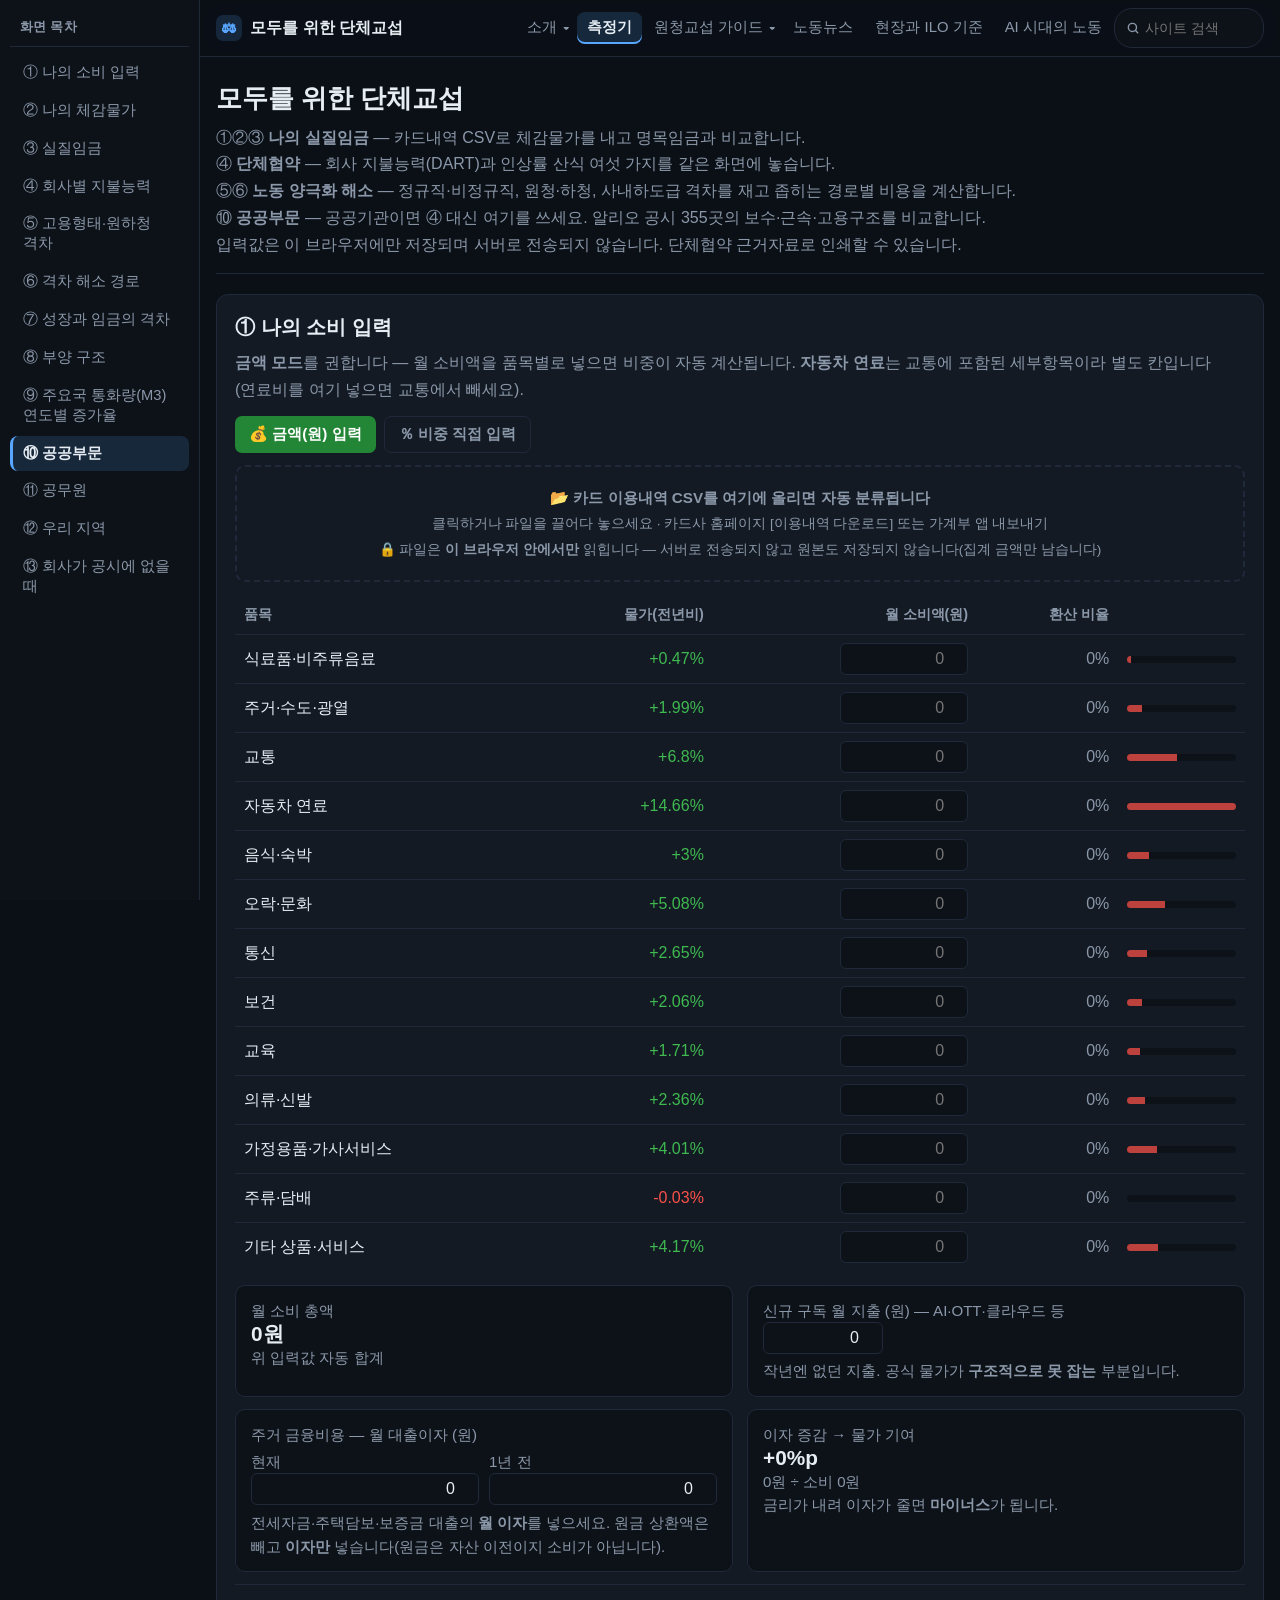
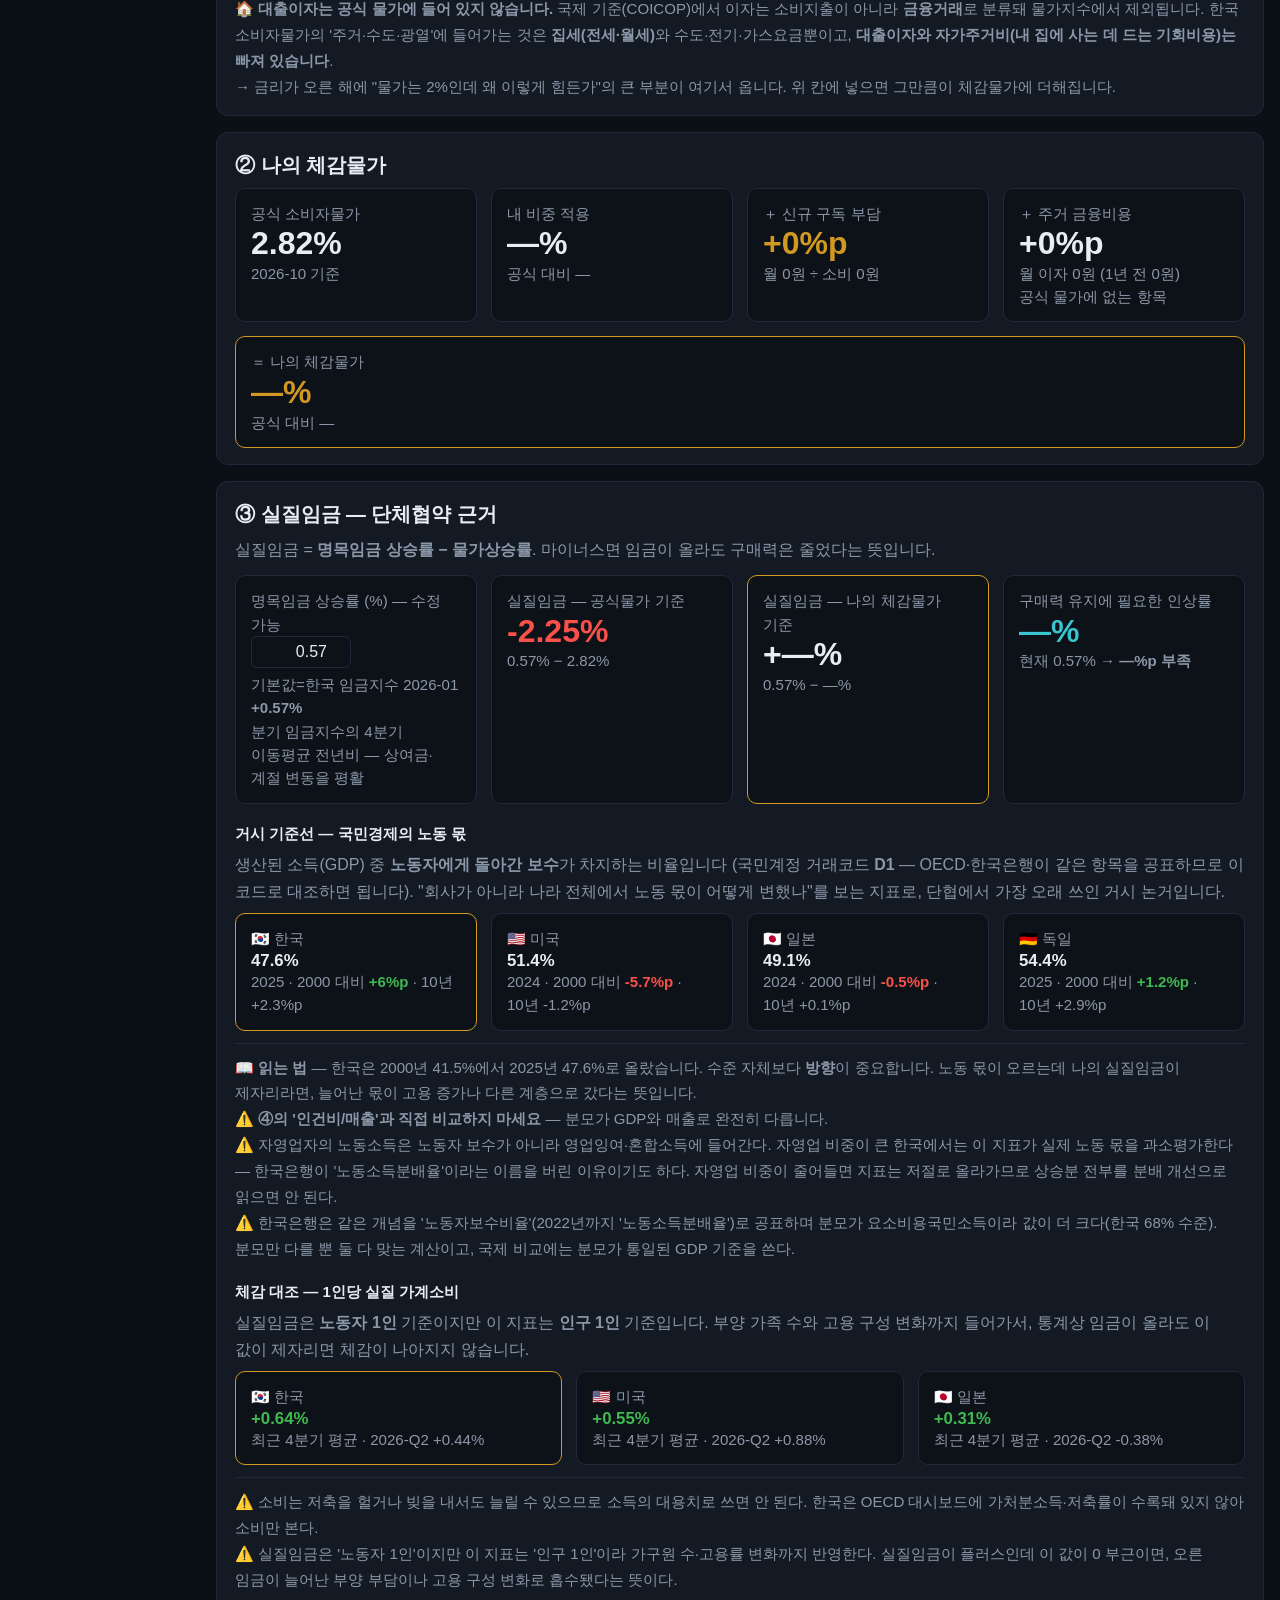
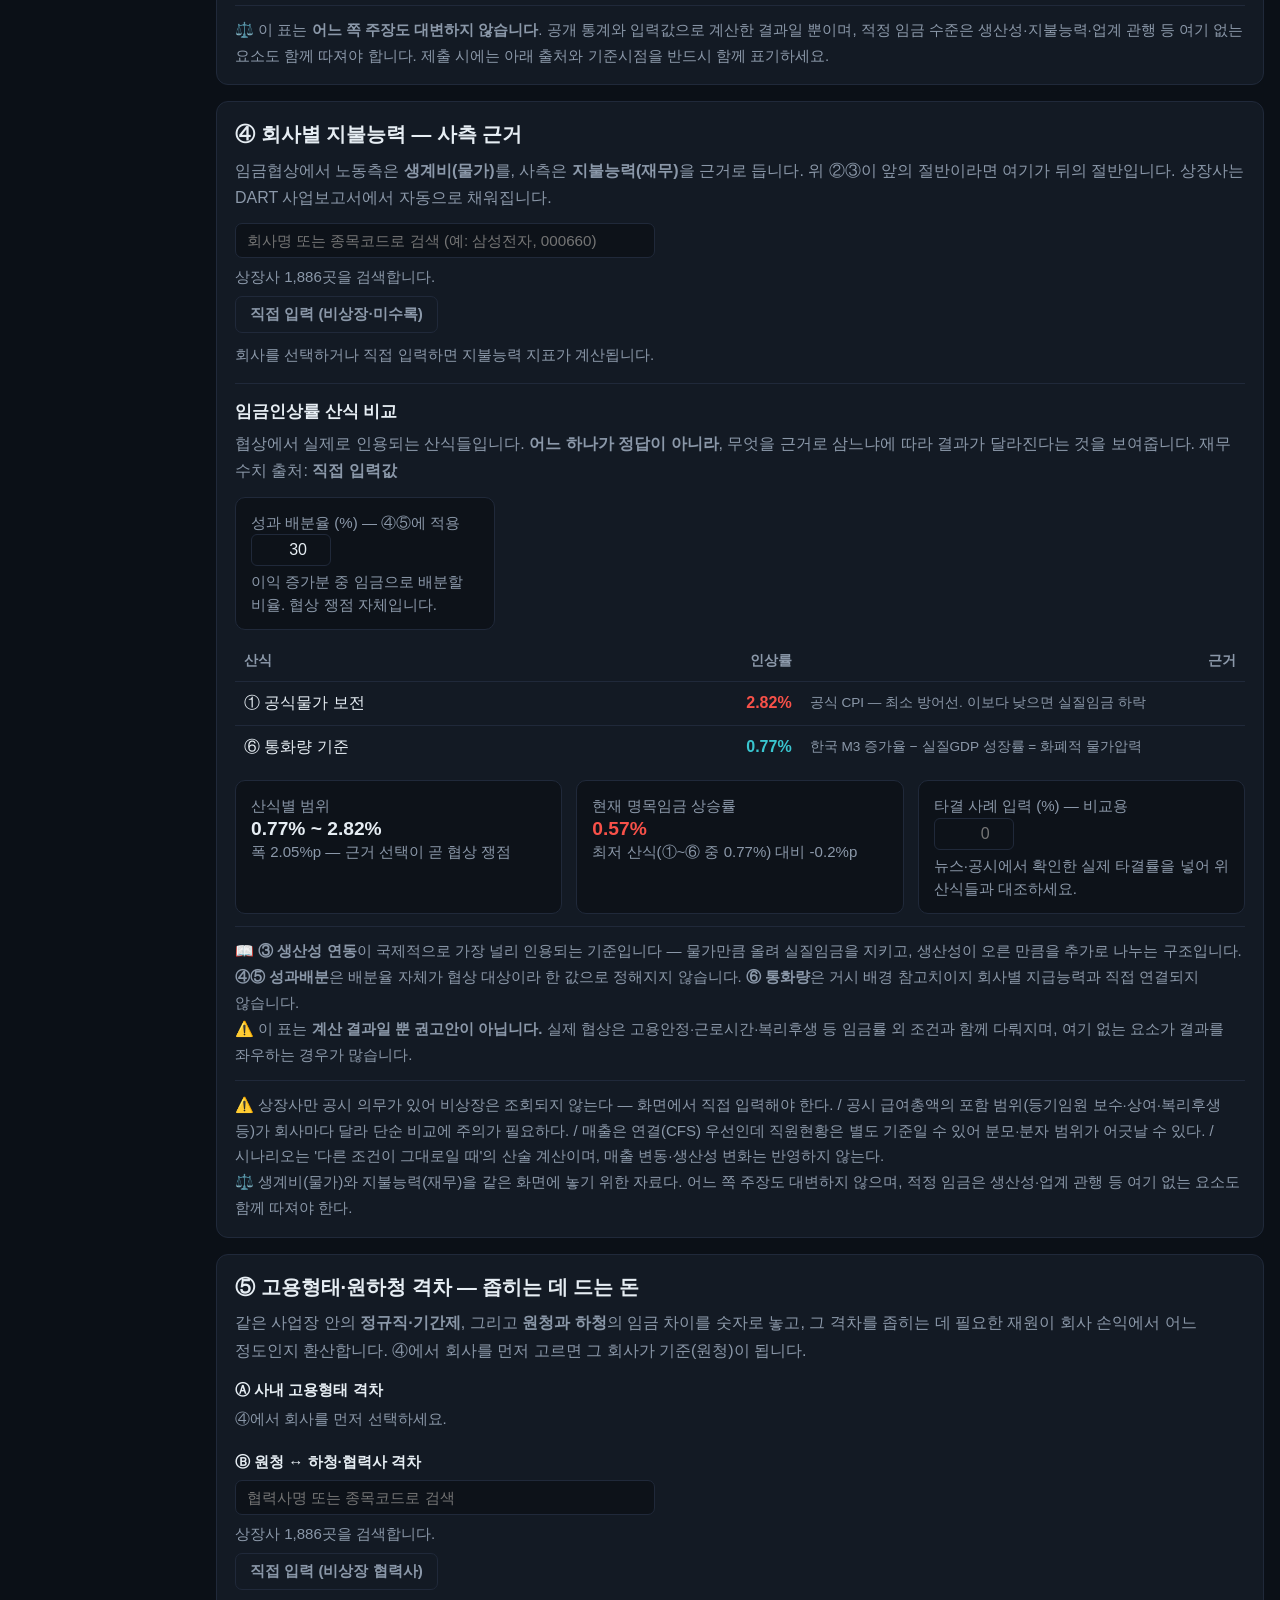
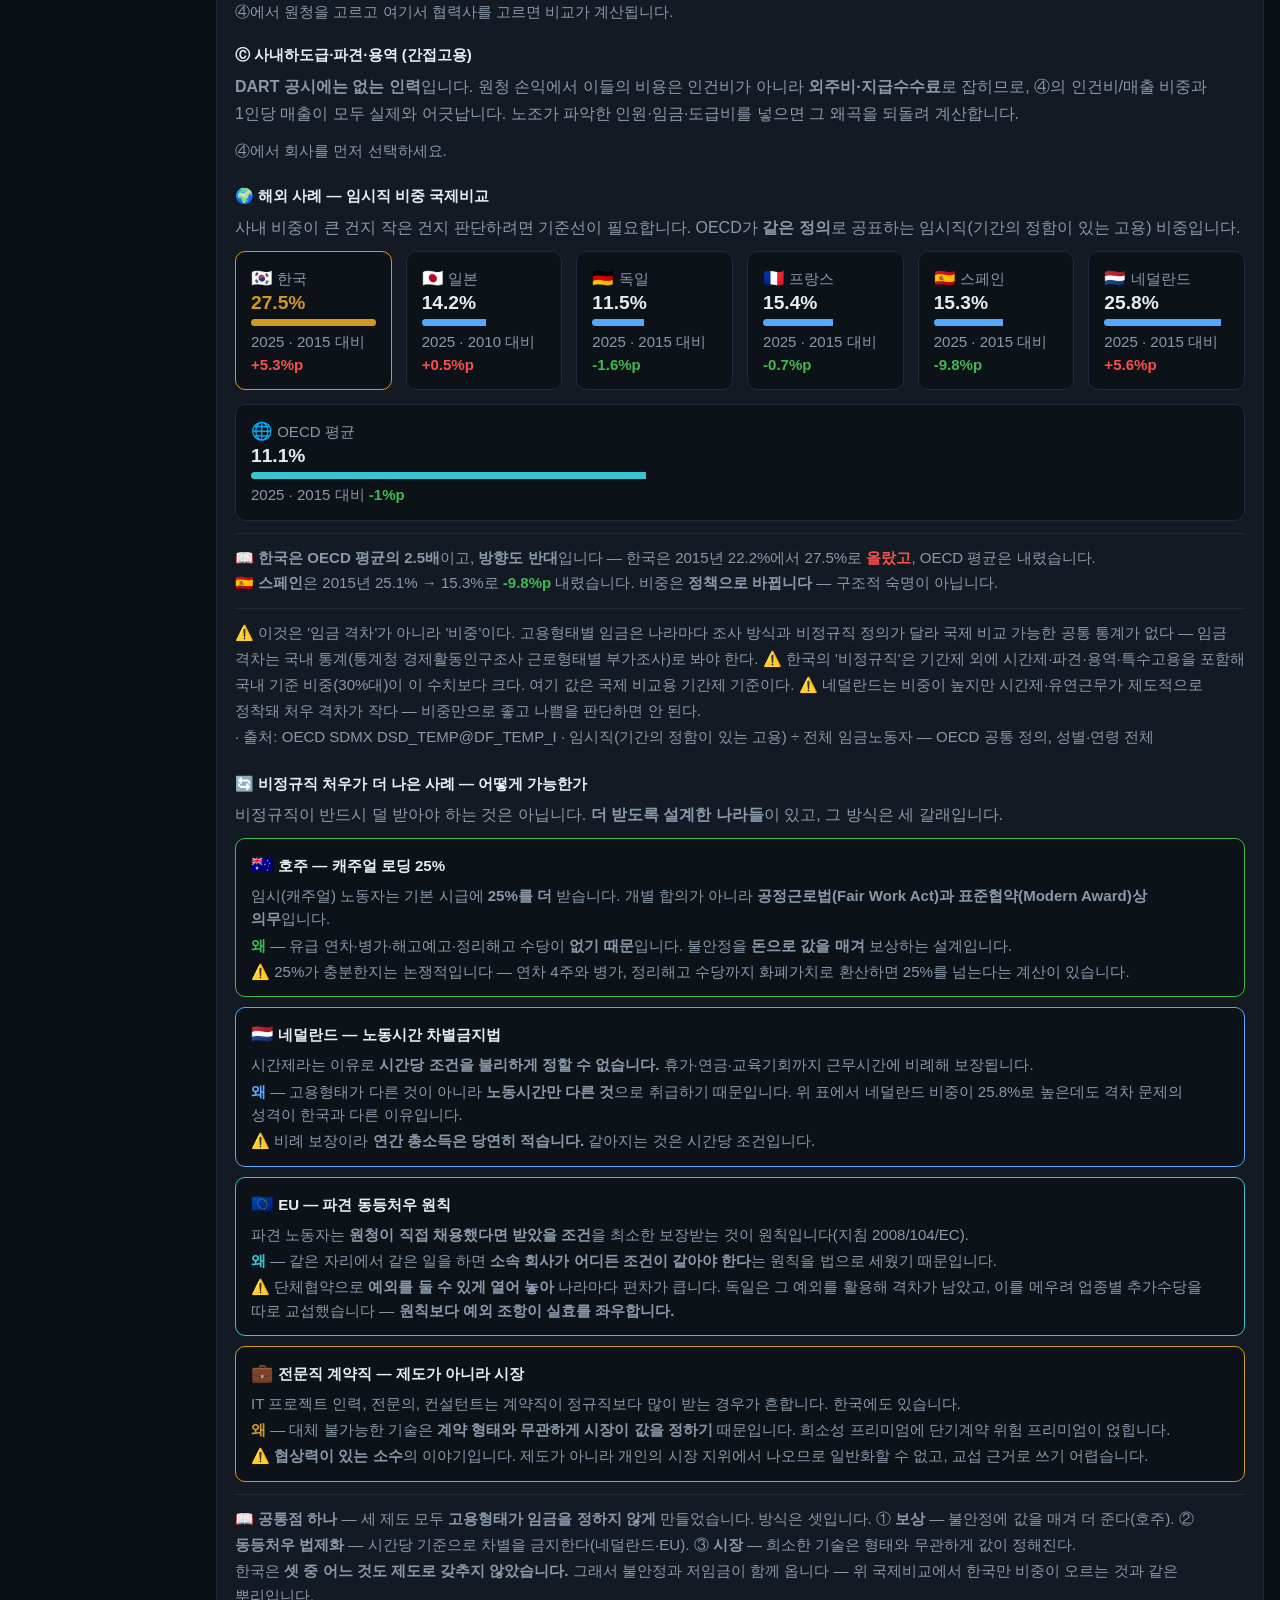
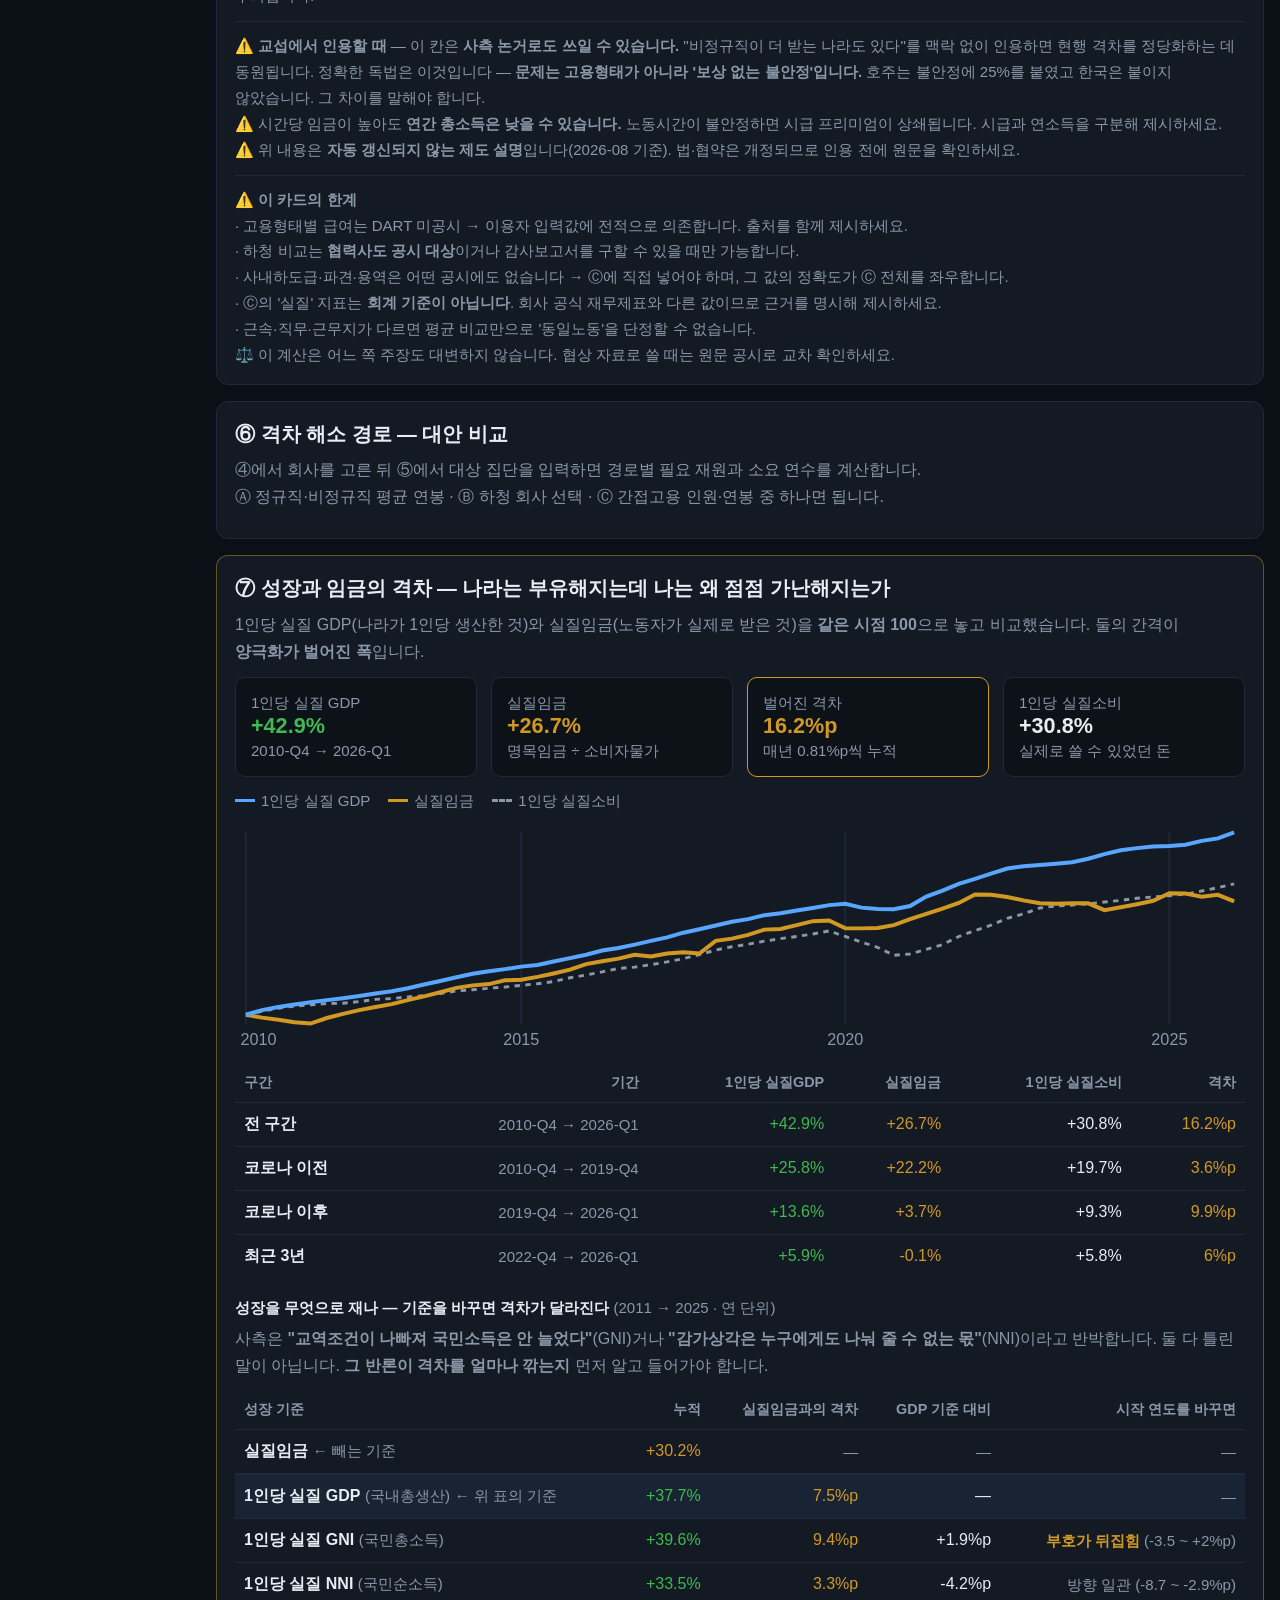
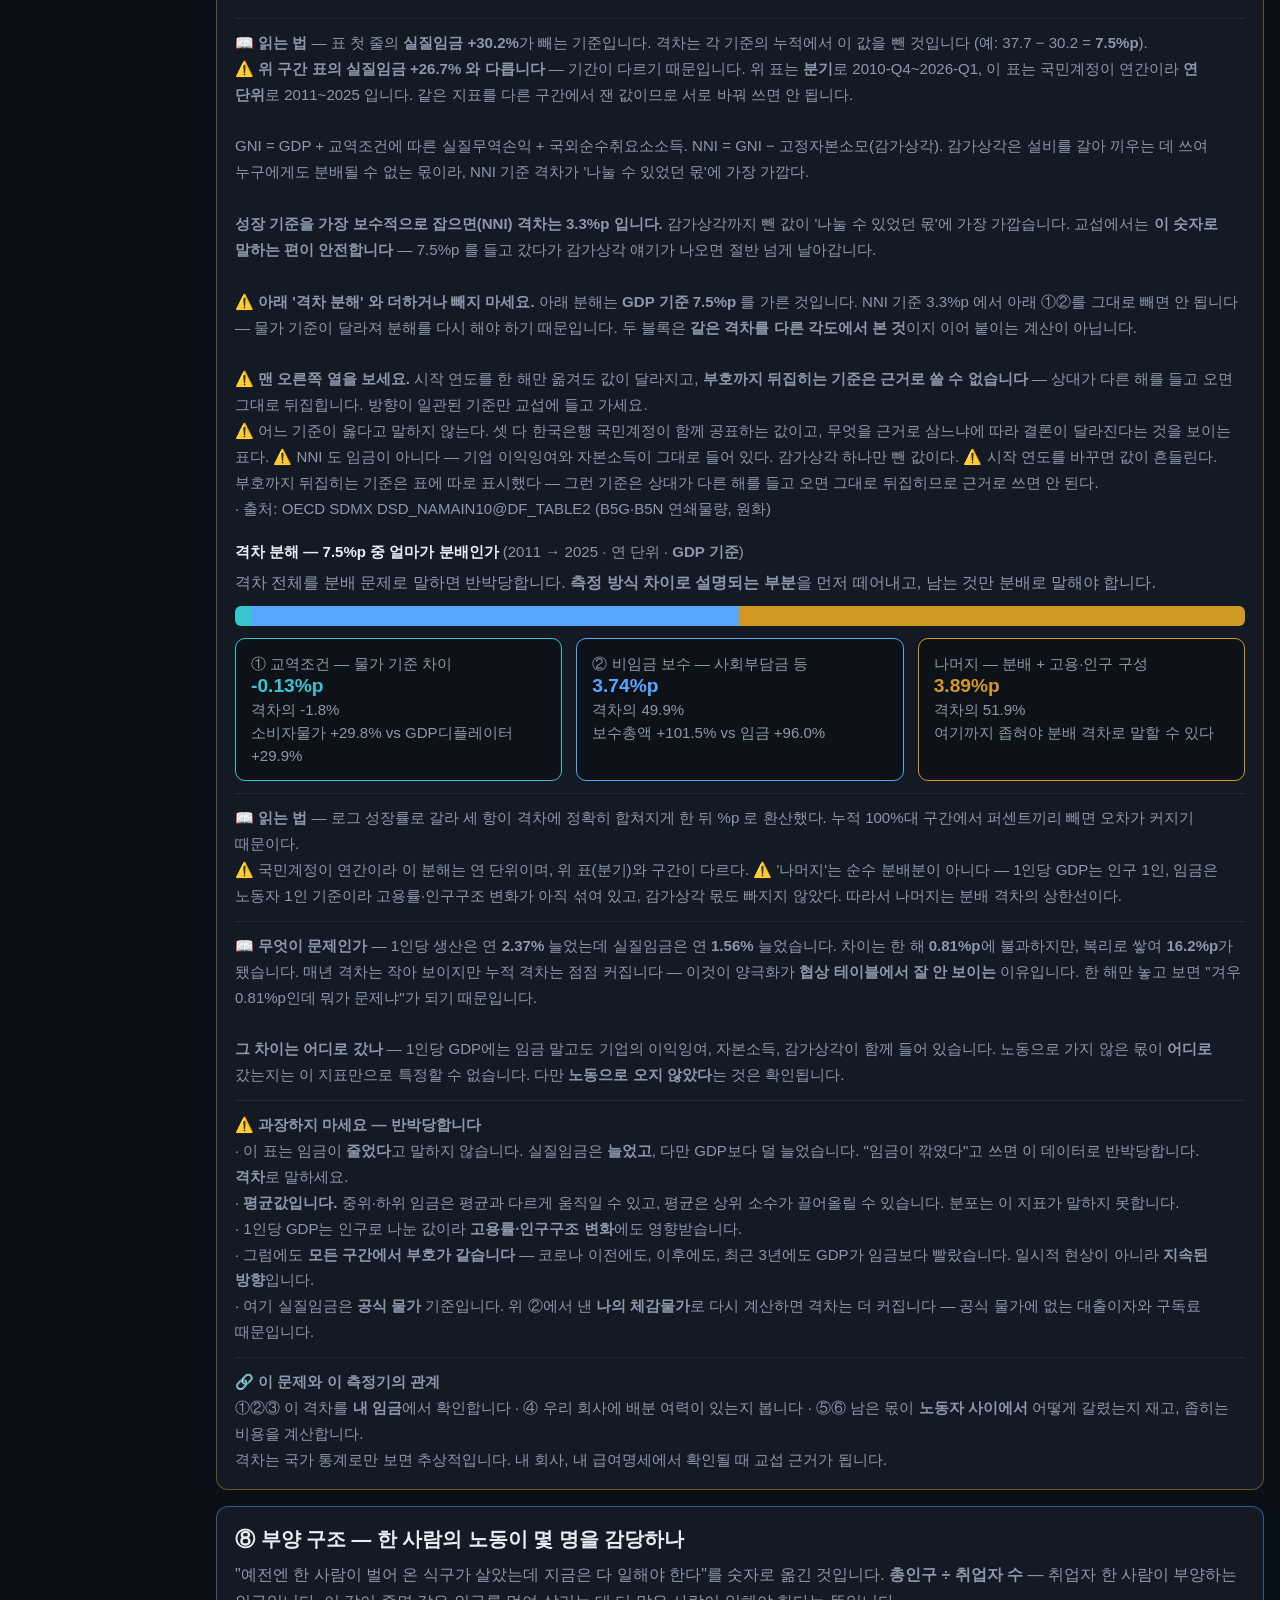
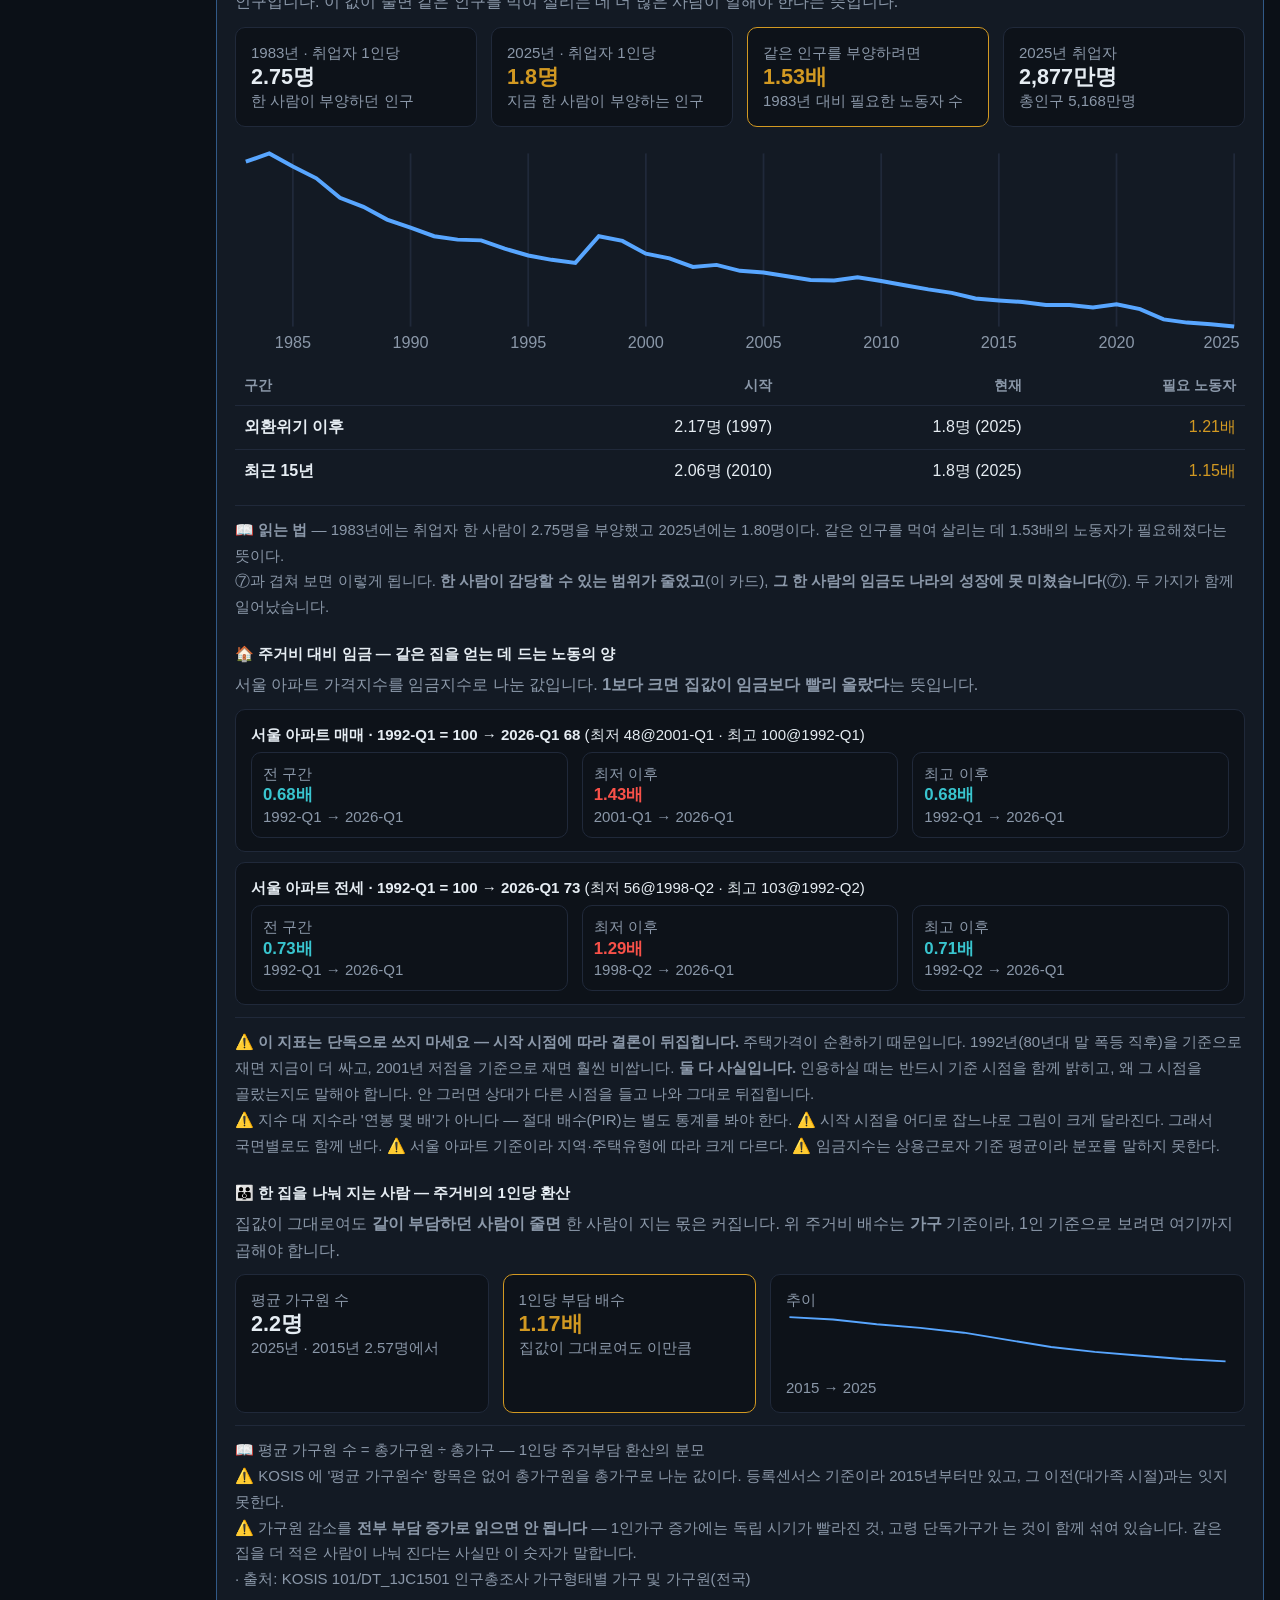
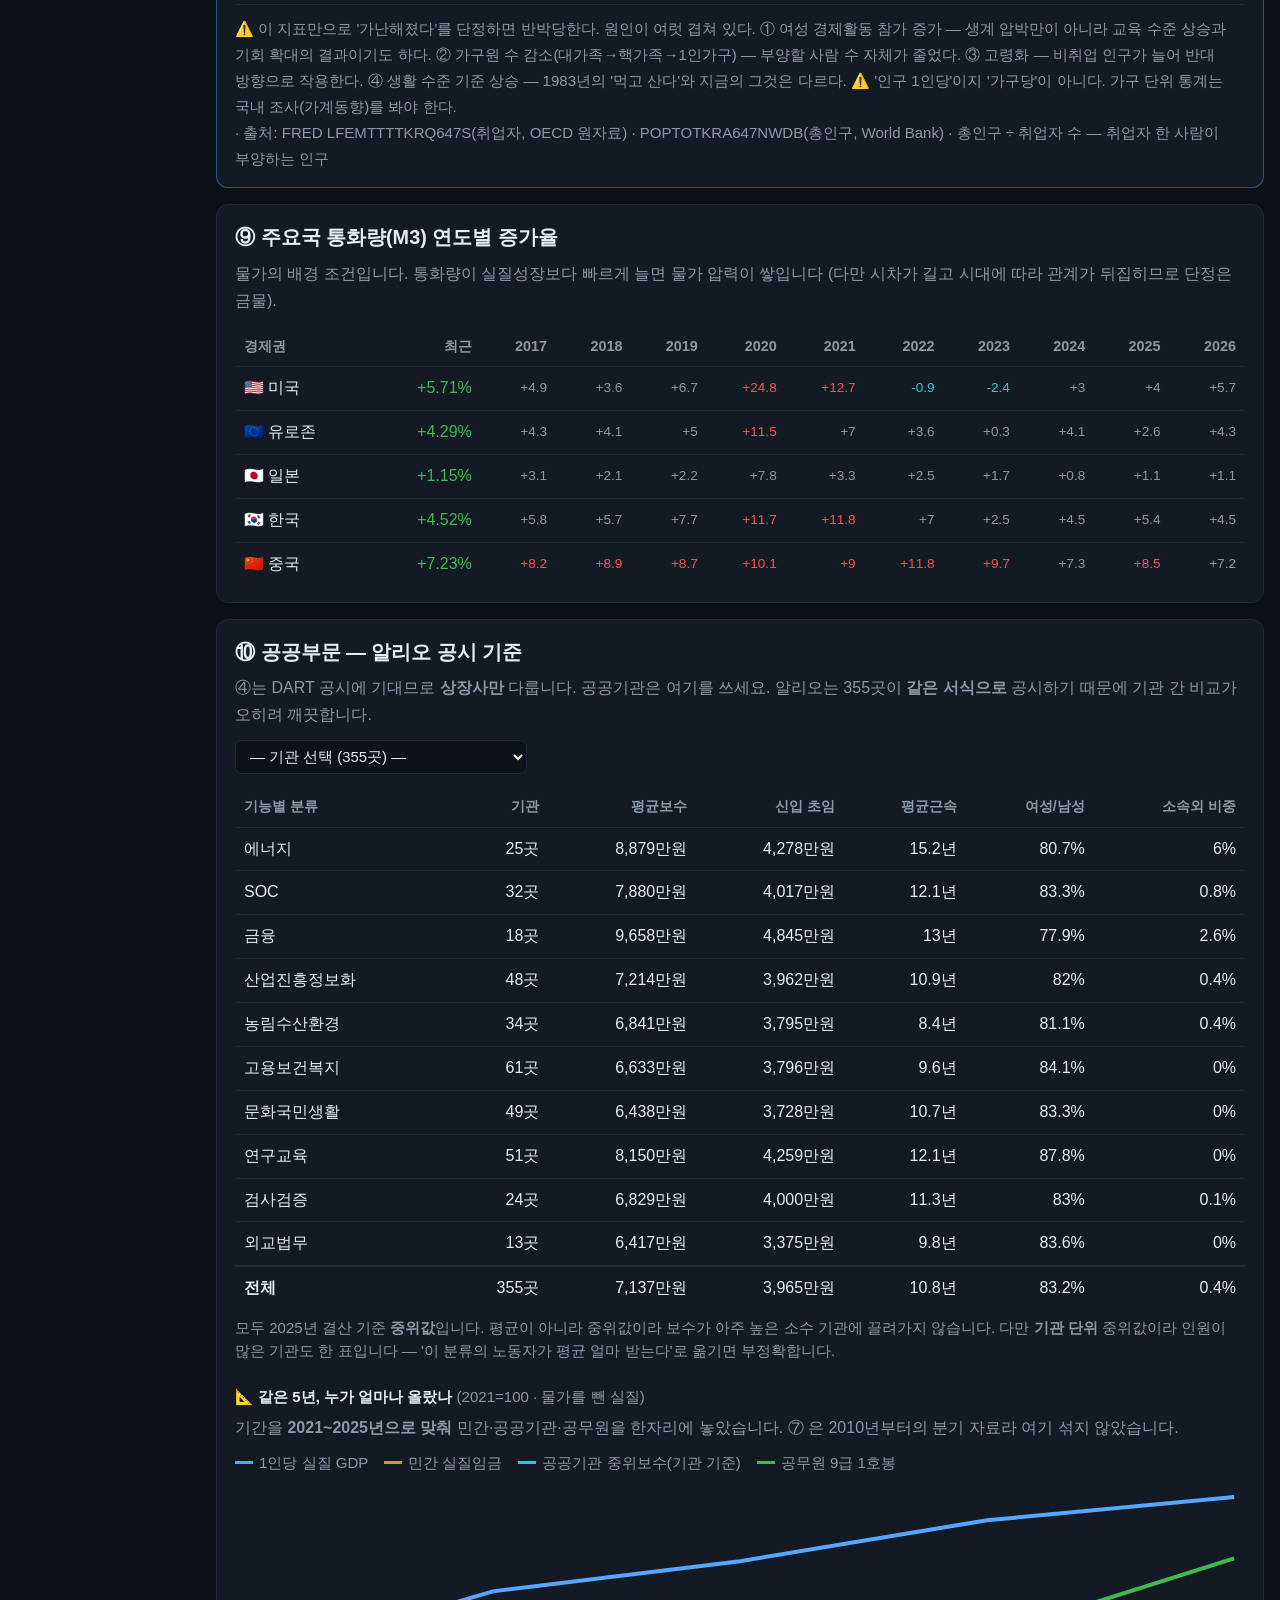
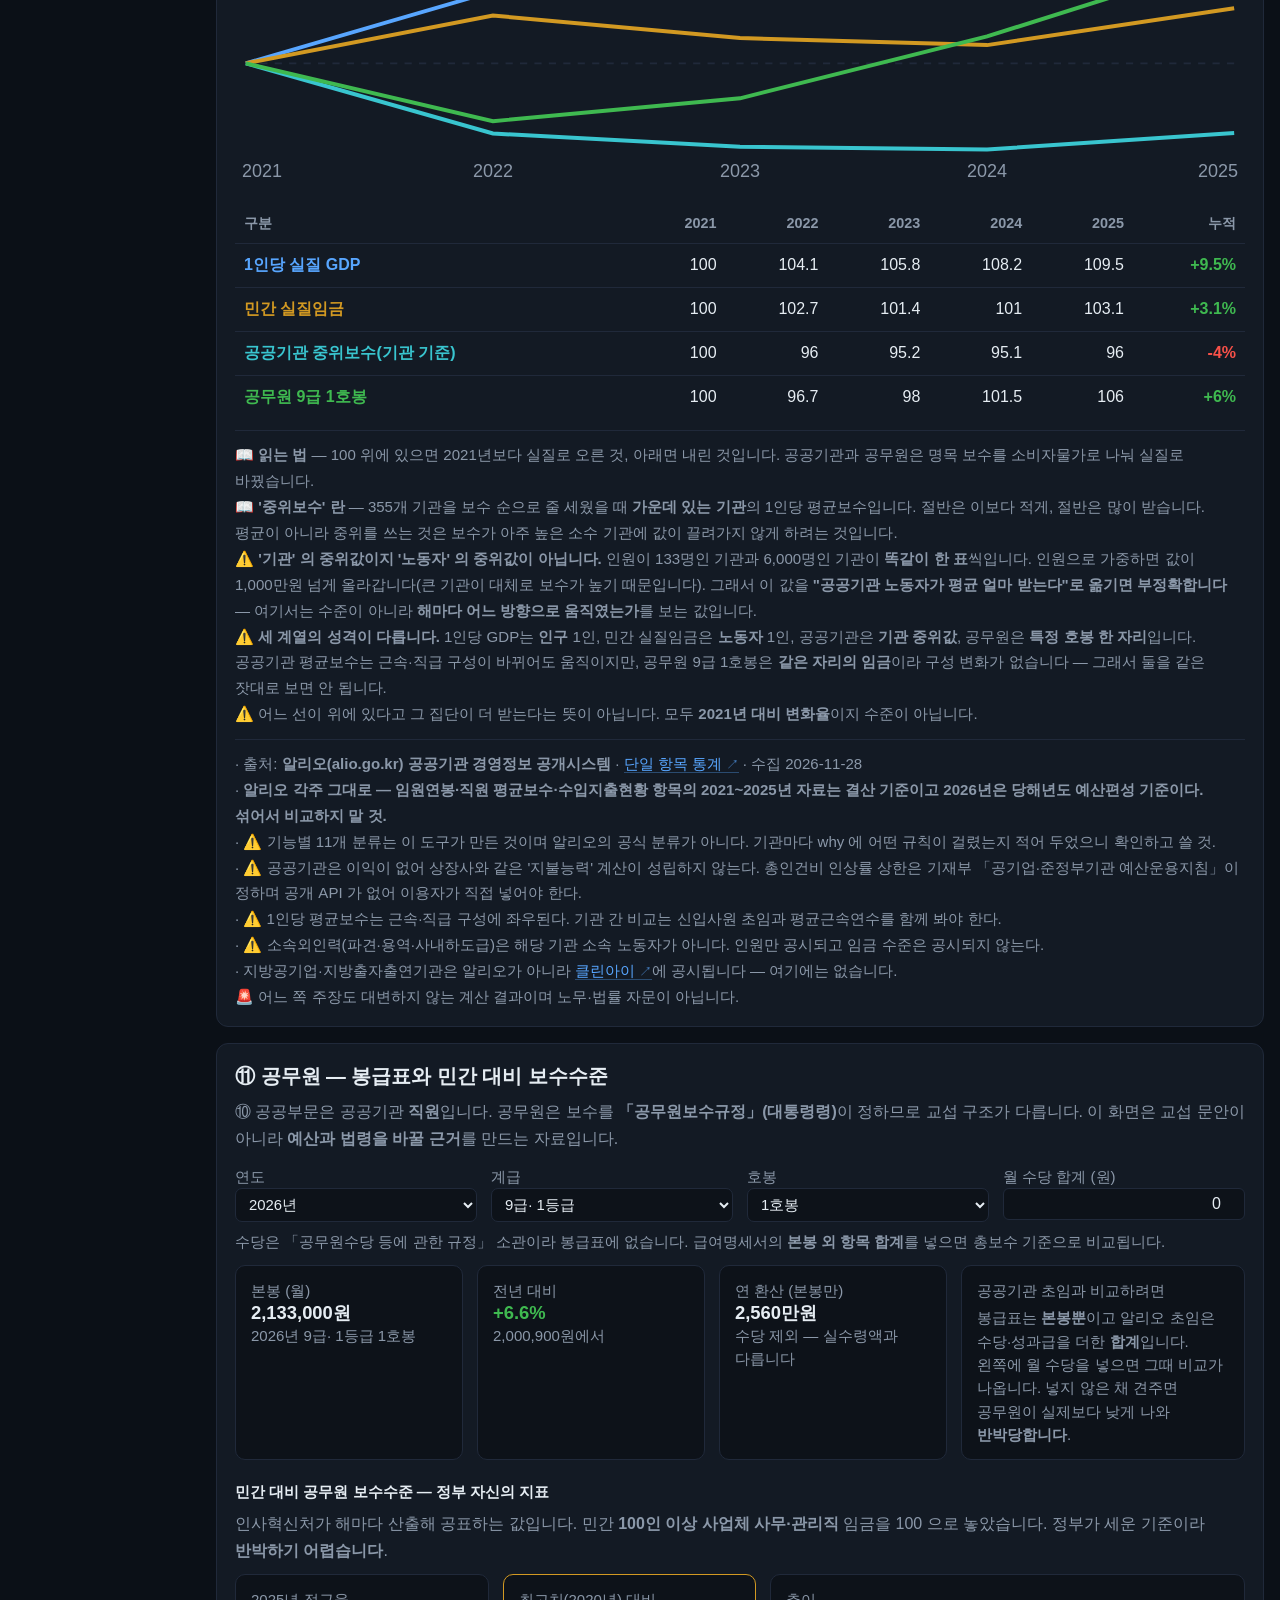
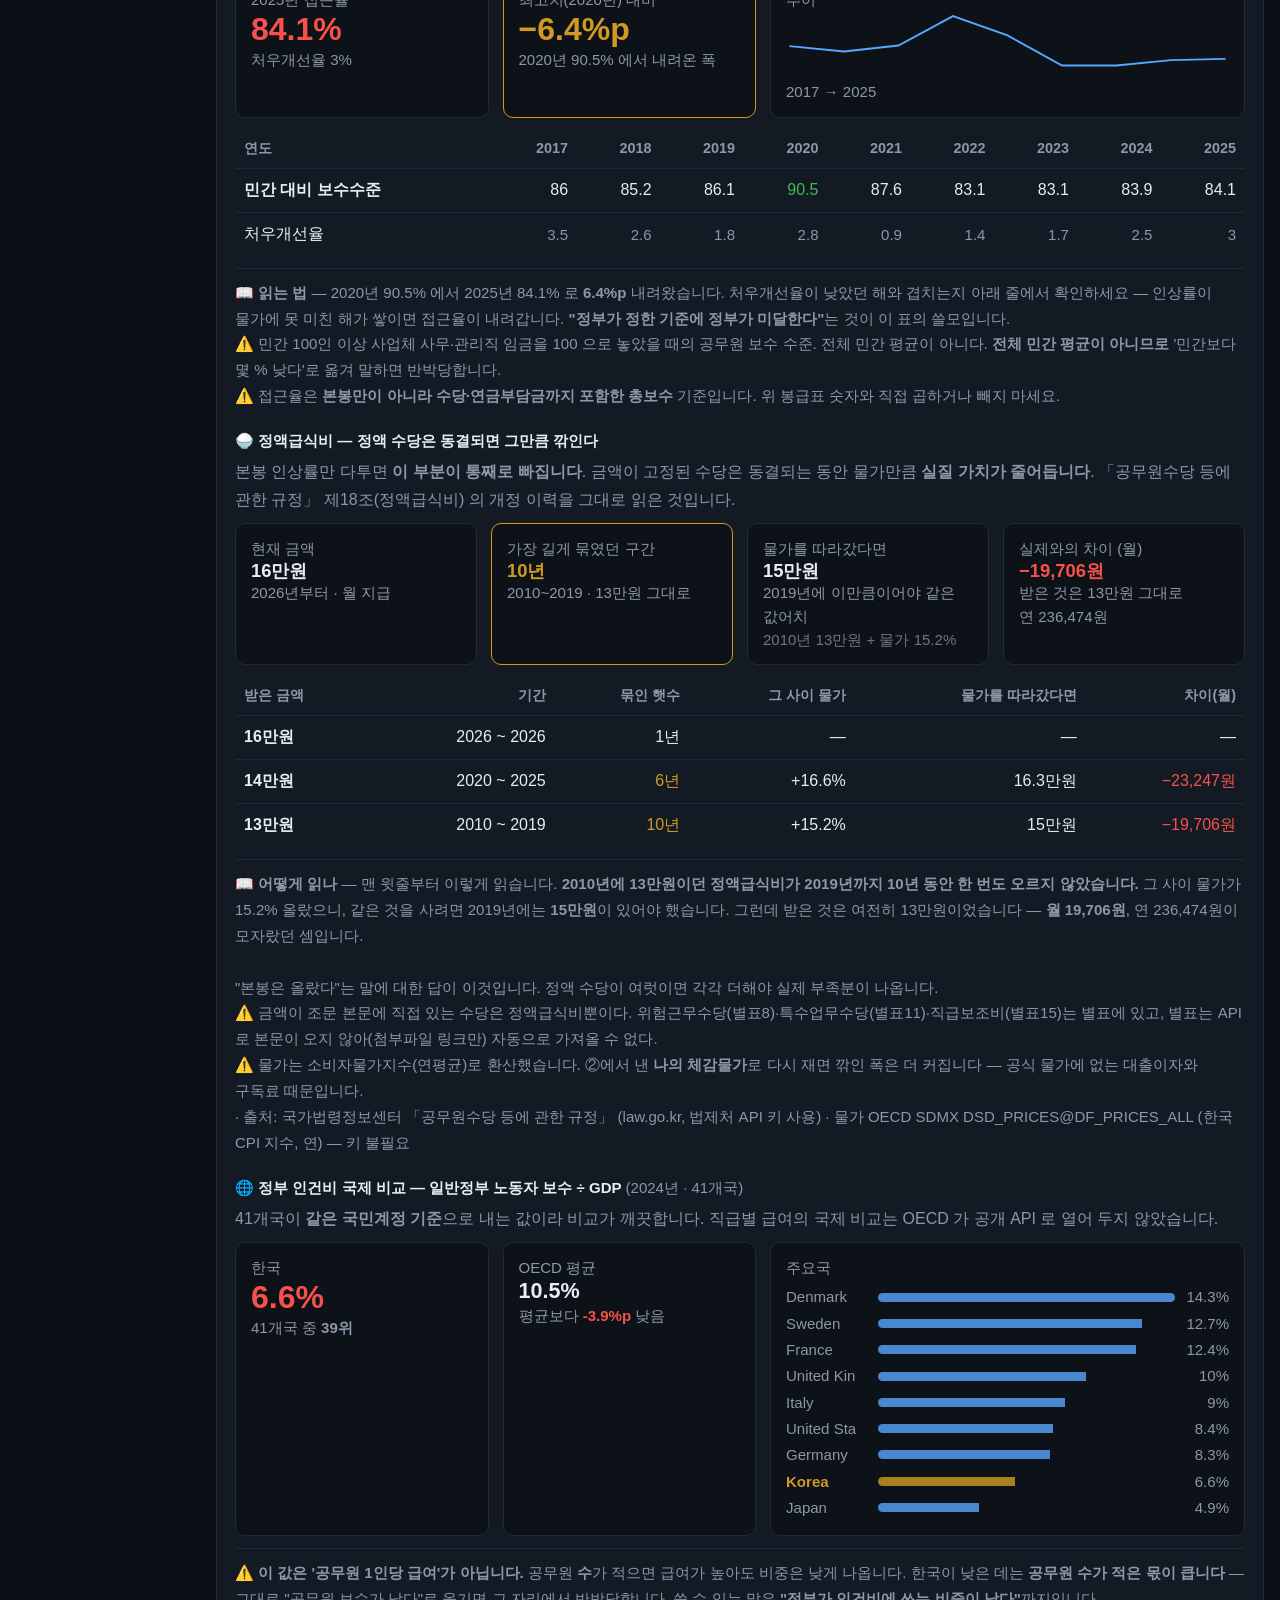
<file: docs/measure.html>
<!DOCTYPE html>
<html lang="ko">
<head>
<meta charset="utf-8">
<meta name="viewport" content="width=device-width,initial-scale=1">
<meta name="referrer" content="no-referrer">
<title>모두를 위한 단체교섭 — 나의 실질임금 · 단체협약 · 노동 양극화 측정기</title>
<meta name="description" content="카드 이용내역 CSV로 체감물가·실질임금을 계산하고, 회사 지불능력과 임금인상률 산식을 비교합니다. 정규직·비정규직, 원청·하청, 사내하도급 임금격차와 그 해소 경로까지 숫자로 냅니다.">
<link rel="canonical" href="https://xn--9d0b29hf1nhhl.kr/measure.html">
<meta property="og:type" content="website">
<meta property="og:site_name" content="모두를 위한 단체교섭">
<meta property="og:locale" content="ko_KR">
<meta property="og:title" content="모두를 위한 단체교섭 — 나의 실질임금 · 단체협약 · 노동 양극화 측정기">
<meta property="og:description" content="카드 이용내역 CSV로 체감물가·실질임금을 계산하고, 회사 지불능력과 임금인상률 산식을 비교합니다. 정규직·비정규직, 원청·하청, 사내하도급 임금격차와 그 해소 경로까지 숫자로 냅니다.">
<meta property="og:url" content="https://xn--9d0b29hf1nhhl.kr/measure.html">
<style>
  :root{--bg:#0b1017;--card:#131a24;--line:#20293a;--tx:#e6edf3;--mut:#8b98a9;
        --grn:#3fb950;--red:#f85149;--amb:#d29922;--cy:#39c5cf;--acc:#58a6ff;}
  *{box-sizing:border-box}
  body{margin:0;background:var(--bg);color:var(--tx);
       font-family:-apple-system,BlinkMacSystemFont,"Segoe UI","Malgun Gothic",sans-serif;
       font-size:17px;line-height:1.68;
       word-break:keep-all;overflow-wrap:break-word}
  .wrap{max-width:1080px;margin:0 auto;padding:20px 16px 60px}
  header{border-bottom:1px solid var(--line);padding-bottom:14px;margin-bottom:20px}
  h1{font-size:1.62rem;margin:0 0 4px}
  .sub{color:var(--mut);font-size:1rem}
  .nav{display:flex;gap:6px;flex-wrap:wrap;margin:10px 0 12px}
  .nav a{color:var(--mut);text-decoration:none;font-size:.95rem;padding:6px 13px;
         border:1px solid var(--line);border-radius:20px;background:#0d1219;white-space:nowrap}
  .nav a:hover{color:var(--tx);border-color:var(--acc)}
  .nav a.on{color:var(--tx);border-color:var(--acc);background:rgba(88,166,255,.12);font-weight:600}
  .card{background:var(--card);border:1px solid var(--line);border-radius:12px;padding:16px 18px;margin-bottom:16px}
  .card h2{font-size:1.24rem;margin:0 0 5px}
  .hint{color:var(--mut);font-size:1rem;margin-bottom:12px;line-height:1.7}
  table{width:100%;border-collapse:collapse}
  th,td{padding:8px 9px;text-align:right;font-size:1rem;border-top:1px solid var(--line)}
  th{color:var(--mut);font-weight:600;font-size:.9rem;border-top:none}
  th:first-child,td:first-child{text-align:left}
  input[type=number]{width:92px;background:#0d1219;border:1px solid var(--line);color:var(--tx);
       border-radius:6px;padding:6px 8px;font-size:1rem;text-align:right;font-variant-numeric:tabular-nums}
  input.amt{width:128px}
  input:focus{outline:none;border-color:var(--acc)}
  .big{font-size:2rem;font-weight:800;font-variant-numeric:tabular-nums;line-height:1.15}
  .row{display:flex;gap:14px;flex-wrap:wrap}
  .box{flex:1;min-width:228px;background:#0d1219;border:1px solid var(--line);border-radius:10px;padding:13px 15px}
  .lab{color:var(--mut);font-size:.94rem;line-height:1.55}
  .pos{color:var(--grn)}.neg{color:var(--red)}.warn{color:var(--amb)}.cy{color:var(--cy)}
  .note{color:var(--mut);font-size:.94rem;line-height:1.72;border-top:1px solid var(--line);padding-top:11px;margin-top:12px}
  button{background:#1f6feb;color:#fff;border:none;border-radius:7px;padding:7px 14px;
         font-size:.95rem;cursor:pointer;font-weight:600}
  button.ghost{background:transparent;color:var(--mut);border:1px solid var(--line)}
  button.on{background:#238636}
  .mono{font-variant-numeric:tabular-nums}
  .bar{height:7px;background:#0d1219;border-radius:4px;overflow:hidden;min-width:52px}
  .bar>i{display:block;height:100%}
  .drop{border:2px dashed var(--line);border-radius:10px;padding:18px;text-align:center;
        color:var(--mut);font-size:.95rem;cursor:pointer;transition:.15s}
  .drop:hover,.drop.over{border-color:var(--acc);color:var(--tx);background:#0d1219}
  .tag{display:inline-block;background:#0d1219;border:1px solid var(--line);border-radius:20px;
       padding:3px 11px;font-size:.88rem;margin:2px 3px 2px 0}
  a.ext{color:var(--acc);text-decoration:none;border-bottom:1px solid rgba(88,166,255,.35)}
  /* 본문 안의 내부 링크 — 규칙이 없으면 브라우저 기본색(방문 후 보라)이 어두운 배경에 묻힌다 */
  #app a:not(.ext){color:var(--acc);font-weight:600;text-decoration:underline;text-underline-offset:3px}
  a.ext:hover{border-bottom-color:var(--acc);background:rgba(88,166,255,.1)}
  a.ext::after{content:" ↗";font-size:.85em;opacity:.7}
  .srcbox{background:#0d1219;border:1px solid var(--line);border-radius:10px;padding:13px 15px;margin-top:10px}
  .srcbox dt{font-weight:600;color:var(--tx);margin:10px 0 2px}
  .srcbox dt:first-child{margin-top:0}
  .srcbox dd{margin:0 0 2px;color:var(--mut)}
  /* 좌측 목차 — 카드가 여덟 개라 스크롤이 길다. 화면이 넉넉할 때만 띄우고
     본문 폭(1080px)을 침범하지 않도록 body 를 그만큼 밀어 준다.
     목록은 하드코딩하지 않고 렌더 후 DOM 의 카드 제목에서 만든다(sideNav). */
  .sidenav{display:none}
  @media (min-width:1240px){
    body{padding-left:200px}
    .sidenav{display:block;position:fixed;left:0;top:0;bottom:0;width:200px;z-index:50;
             background:#0d1219;border-right:1px solid var(--line);padding:16px 10px;overflow-y:auto}
    .sidenav b{display:block;color:var(--mut);font-size:.82rem;letter-spacing:.02em;
               padding:0 10px 8px;border-bottom:1px solid var(--line);margin-bottom:8px}
    .sidenav a{display:block;color:var(--mut);text-decoration:none;font-size:.92rem;line-height:1.35;
               padding:8px 10px;border-radius:8px;margin-bottom:2px;border-left:3px solid transparent}
    .sidenav a:hover{color:var(--tx);background:rgba(88,166,255,.10)}
    .sidenav a.on{color:var(--tx);background:rgba(88,166,255,.15);border-left-color:var(--acc);font-weight:600}
  }
  /* 휴대폰 — 컴퓨터를 쓰지 않는 사람이 링크로 받아 여는 경로가 주력이다.
     품목 표가 5칸이라 좁은 화면에서 100px 잘려 나가는데 가로 스크롤도 안 돼
     '환산 비율'을 아예 볼 수 없었다. 막대는 장식이므로 좁은 화면에서 지운다.
     입력칸 높이는 손가락으로 누를 수 있게 44px 로 올린다(기존 32px). */
  @media (max-width:520px){
    .items th:nth-child(5),.items td:nth-child(5){display:none}
    .items th,.items td{padding:8px 4px}
    /* 좌우 패딩을 줄이지 않으면 900000 같은 여섯 자리가 칸 안에서 잘린다 */
    input[type=number]{width:100%;min-width:0;padding:6px 3px}
    input.amt{width:100%}
    input[type=number],select,button{min-height:44px}
    .box{min-width:100%}
  }
  @media print{
    body{background:#fff;color:#000;font-size:14.5px}
    .card,.box,.srcbox{background:#fff;border-color:#bbb}
    .noprint{display:none!important}
    .lab,.hint,.note,th,.srcbox dd{color:#444}
    .srcbox dt{color:#000}
    /* 인쇄물에서는 클릭이 안 되므로 주소를 본문에 펼쳐 준다 */
    a.ext{color:#0b4ea2;border-bottom:none}
    a.ext::after{content:" (" attr(href) ")";font-size:.85em;color:#555;word-break:break-all}
    .pos{color:#0a6b2b}.neg{color:#a01b12}.cy{color:#0b6b73}
  }
</style>
<link rel="stylesheet" href="./site.css?v=a202611053">
</head>
<body>
<nav class="sidenav noprint" id="snav" aria-label="화면 목차"></nav>
<div class="topbar noprint" id="topbar" role="banner"><div class="tb-in">
  <a class="brand" href="./"><i>⚖</i>모두를 위한 단체교섭</a>
  <button class="burger" type="button" aria-label="메뉴 열기" aria-expanded="false" aria-controls="sitemenu">☰</button>
  <nav class="menu" id="sitemenu" aria-label="사이트 메뉴">
    <div class="grp"><a href="./guide.html">소개</a><button class="caret" type="button" aria-label="소개 하위 메뉴" aria-expanded="false">▾</button><div class="sub"><a href="./about.html">출처 · 면책</a></div></div>
    <a href="./measure.html" class="on" aria-current="page">측정기</a>
    <div class="grp"><a href="./labor.html">원청교섭 가이드</a><button class="caret" type="button" aria-label="원청교섭 가이드 하위 메뉴" aria-expanded="false">▾</button><div class="sub"><a href="./strategy.html">전략과 대안</a><a href="./prec.html">판례 찾기</a></div></div>
    <a href="./news.html">노동뉴스</a>
    <a href="./ilo.html">현장과 ILO 기준</a>
    <a href="./future.html">AI 시대의 노동</a>
    <form class="search" role="search" onsubmit="return false"><input type="search" placeholder="사이트 검색" aria-label="사이트 검색" autocomplete="off"><div class="results" hidden></div></form>
  </nav>
</div></div><!-- /topbar -->
<div class="wrap">
<header>
  <h1>모두를 위한 단체교섭</h1>
  <div class="sub">①②③ <b>나의 실질임금</b> — 카드내역 CSV로 체감물가를 내고 명목임금과 비교합니다.<br>
    ④ <b>단체협약</b> — 회사 지불능력(DART)과 인상률 산식 여섯 가지를 같은 화면에 놓습니다.<br>
    ⑤⑥ <b>노동 양극화 해소</b> — 정규직·비정규직, 원청·하청, 사내하도급 격차를 재고 좁히는 경로별 비용을 계산합니다.<br>
    ⑩ <b>공공부문</b> — 공공기관이면 ④ 대신 여기를 쓰세요. 알리오 공시 355곳의 보수·근속·고용구조를 비교합니다.<br>
    입력값은 이 브라우저에만 저장되며 서버로 전송되지 않습니다. 단체협약 근거자료로 인쇄할 수 있습니다.</div>
</header>
<div id="app"><div class="card">데이터를 불러오는 중…</div></div>
</div>

<script>
const $=id=>document.getElementById(id);
const KEY='__infl_calc_v2';
const fmt=(v,d)=>v==null||!isFinite(v)?'—':Number(v.toFixed(d==null?2:d)).toLocaleString();
const won=v=>v==null||!isFinite(v)?'—':Math.round(v).toLocaleString();
const sc=v=>v==null?'':v>=0?'pos':'neg';
/* 외부 링크 — 새 탭으로 열고 원본 탭 참조를 넘기지 않는다(noopener).
   페이지 전체에 no-referrer 를 걸어 두어 어디서 왔는지도 안 넘어간다. */
const ext=(url,txt)=>`<a class="ext" href="${url}" target="_blank" rel="noopener noreferrer">${txt}</a>`;
// 부호는 값에서 뽑는다 — '+' 를 하드코딩하면 음수에서 '+-0.1%' 가 된다
const sgn=v=>v==null||!isFinite(v)?'':v>=0?'+':'';
const esc=s=>String(s==null?'':s).replace(/[&<>"']/g,c=>({'&':'&amp;','<':'&lt;','>':'&gt;','"':'&quot;',"'":'&#39;'}[c]));
let D=null,S=null,LASTMAP=null,CO=null;

/* 회사 자료는 업종별로 쪼개 두고 필요한 것만 받는다.
   1,883곳을 한 파일에 담으면 1MB 라, 회사를 고르지도 않은 사람까지 그걸 받게 된다.
   첫 화면은 가벼운 목록(code·name·induty)만 쓰고, 회사를 고른 뒤 그 업종 파일을 받는다.
   같은 업종 파일 하나면 ④ 상세와 '업종 내 위치' 비교군이 한꺼번에 해결된다. */
const INDCACHE={}, INDLOAD={};
function loadInd(k){
  if(!k||INDCACHE[k]||INDLOAD[k])return;
  INDLOAD[k]=1;
  fetch(`./co/${encodeURIComponent(k)}.json?v=${(CO&&CO.generated_at)||''}`)
    .then(r=>r.ok?r.json():[]).catch(()=>[])
    .then(a=>{INDCACHE[k]=Array.isArray(a)?a:[];delete INDLOAD[k];render()});
}
/* 공공부문(알리오)도 같은 방식으로 쪼개 둔다 — 목록 66KB + 기능별 그룹 파일.
   다만 목록조차 첫 화면에 필요하지 않다. ⑩은 페이지 맨 아래에 있고 공공기관
   노동자만 쓰는 카드라, 나머지 화면이 다 뜬 뒤에 따로 받는다. */
/* ⑪ 공무원 — ⑩ 과 같은 방식으로 화면 아래에 닿을 때 받는다. 34KB. */
let PV=null, pvFail=false;
function loadPV(){
  if(PV||PSLOAD.__pv)return; PSLOAD.__pv=1;
  fetch('./public_servant.json?v='+Date.now(),{cache:'no-store'})
    .then(r=>r.ok?r.json():null).catch(()=>null)
    .then(j=>{PV=j;pvFail=!j;delete PSLOAD.__pv;render()});
}
/* ⑫ 우리 지역 — 시도별 지역소득. 34KB. ⑩⑪ 과 함께 화면 아래에 닿을 때 받는다. */
let RG=null, rgFail=false;
function loadRG(){
  if(RG||PSLOAD.__rg)return; PSLOAD.__rg=1;
  fetch('./region.json?v='+Date.now(),{cache:'no-store'})
    .then(r=>r.ok?r.json():null).catch(()=>null)
    .then(j=>{RG=j;rgFail=!j;delete PSLOAD.__rg;render()});
}
/* ⑬ 국민연금 사업장 — 색인(3KB)+업종 분포(90KB)는 ⑩⑪⑫ 와 함께, 시도별 사업장 목록은 시도를 고른 뒤 받는다.
   서울·경기가 1.8MB 라 전부 받게 두면 첫 화면이 무거워진다. */
let NP=null, NPI=null, npFail=false; const NPCACHE={};
function loadNP(){
  if(NP||PSLOAD.__np)return; PSLOAD.__np=1;
  Promise.all([fetch('./np/index.json?v='+Date.now(),{cache:'no-store'}).then(r=>r.ok?r.json():null).catch(()=>null),
               fetch('./np/industry.json?v='+Date.now(),{cache:'no-store'}).then(r=>r.ok?r.json():null).catch(()=>null)])
    .then(([i,d])=>{NP=i;NPI=d||{};npFail=!i;delete PSLOAD.__np;render()});
}
function loadNPS(s){
  if(!s||NPCACHE[s]||PSLOAD['np'+s])return; PSLOAD['np'+s]=1;
  fetch(`./np/${encodeURIComponent(s)}.json?v=${(NP&&NP.file_date)||''}`)
    .then(r=>r.ok?r.json():[]).catch(()=>[])
    .then(a=>{NPCACHE[s]=(Array.isArray(a)?a:[]).map((r,i)=>({code:s+'-'+i,name:r[0],biz:r[1],sgg:r[2],ind:r[3],n:r[4],ntc:r[5],nw:r[6],ls:r[7],adpt:r[8],kind:r[9]}));
      delete PSLOAD['np'+s];render()});
}
const npIndex=()=>{const s=(S.np||{}).sido;return (s&&NPCACHE[s])||[]};
function npMeta(code){const s=String(code||'').split('-')[0];return (NPCACHE[s]||[]).find(x=>x.code===code)||null}
window.setNp=(k,v)=>{S.np=S.np||{};S.np[k]=v;if(k==='sido'){S.np.sel='';S.npQ=''}save();render()};

let PS=null; const PSCACHE={}, PSLOAD={};
let psFail=false;
function loadPS(){
  if(PS||PSLOAD.__ix)return; PSLOAD.__ix=1;
  fetch('./public_sector.json?v='+Date.now(),{cache:'no-store'})
    .then(r=>r.ok?r.json():null).catch(()=>null)
    .then(j=>{PS=j;psFail=!j;delete PSLOAD.__ix;render()});
}
function loadPSG(g){
  if(!g||PSCACHE[g]||PSLOAD[g])return;
  PSLOAD[g]=1;
  fetch(`${(PS&&PS.detail_dir)||'./ps/'}${encodeURIComponent(g)}.json?v=${(PS&&PS.generated)||''}`)
    .then(r=>r.ok?r.json():[]).catch(()=>[])
    .then(a=>{PSCACHE[g]=Array.isArray(a)?a:[];delete PSLOAD[g];render()});
}
const psIndex=()=>(PS&&PS.index)||[];
function psMeta(id){return psIndex().find(x=>x.id===id)||null}
/* 전체 레코드. 아직 안 받았으면 null 을 주고 내려받기를 건다(끝나면 render 재호출). */
function psFull(id){
  const m=psMeta(id); if(!m)return null;
  if(!PSCACHE[m.g]){loadPSG(m.g);return null}
  return PSCACHE[m.g].find(x=>x.id===id)||null;
}
const psPeers=g=>PSCACHE[g]||[];
/* 결산 구간의 마지막 값. 예산연도(맨 끝)는 결산과 기준이 달라 기본 비교에서 뺀다. */
function psLast(seq){
  if(!seq)return null;
  for(let i=Math.min(4,seq.length-1);i>=0;i--) if(seq[i]!=null)return seq[i];
  return null;
}

const coIndex=()=>(CO&&CO.index)||[];
function coMeta(code){return coIndex().find(x=>x.code===code)||null}
/* 전체 레코드. 아직 안 받았으면 null 을 주고 내려받기를 건다(끝나면 render 재호출). */
function coFull(code){
  const m=coMeta(code); if(!m)return null;
  const k=m.induty||'_etc';
  if(!INDCACHE[k]){loadInd(k);return null}
  return INDCACHE[k].find(x=>x.code===code)||null;
}
function coLoading(code){
  const m=coMeta(code); return !!(m&&!INDCACHE[m.induty||'_etc']);
}
const coPeers=k=>INDCACHE[k]||[];

/* 가맹점명 → 품목 분류 사전.
   카드 내역의 가맹점명은 표기가 제각각이라 완벽 분류는 불가능하다.
   흔한 상호·업종 키워드만 잡고, 못 잡은 건 '미분류'로 남겨 이용자가 확인하게 한다. */
const RULES=[
  ['__subs', ['openai','chatgpt','anthropic','claude','gemini','google one','copilot','cursor',
              'midjourney','perplexity','notion','adobe','icloud','dropbox','github']],
  ['Recreation and culture', ['netflix','넷플릭스','youtube','유튜브','watcha','왓챠','tving','티빙','wavve','웨이브',
              'spotify','스포티파이','멜론뮤직','지니뮤직','벅스뮤직','cgv','메가박스','롯데시네마','영화관',
              '서점','교보문고','yes24','알라딘','스팀','steam','nintendo','플레이스테이션','게임']],
  ['Fuels and lubricants for personal transport equipment',
             ['주유','주유소','sk에너지','gs칼텍스','s-oil','에스오일','현대오일뱅크','알뜰주유','ev충전','충전소']],
  ['Transport', ['지하철','버스','택시','카카오t','우버','코레일','ktx','srt','고속도로','하이패스','주차','통행료','대중교통','항공','대한항공','아시아나']],
  // 외식·배달을 식료품보다 먼저 둔다 — '쿠팡이츠'가 식료품의 '쿠팡'에 먼저 걸리는 것을 막기 위함.
  // 규칙은 위에서부터 순서대로 매칭되므로 '더 구체적인 것'이 앞에 와야 한다.
  ['Restaurants and hotels',
             ['배달의민족','배민','요기요','쿠팡이츠','스타벅스','커피','카페','투썸','이디야','메가커피','빽다방',
              '식당','국밥','치킨','피자','버거','맥도날드','롯데리아','김밥','분식','호텔','모텔','펜션','숙박','에어비앤비']],
  ['Food and non-alcoholic beverages',
             ['이마트','홈플러스','롯데마트','코스트코','하나로마트','농협','슈퍼','마트','청과','정육','수산','생협','마켓컬리','오아시스','쿠팡']],
  ['Housing, water, electricity, gas and other fuels',
             ['관리비','도시가스','한국전력','한전','수도','상수도','월세','전기요금','난방']],
  ['Communication', ['skt','sk텔레콤','kt','lg유플러스','lgu','유플러스','알뜰폰','통신','인터넷요금']],
  ['Health', ['병원','의원','약국','치과','한의원','클리닉','메디컬','건강검진','안과','피부과','정형외과']],
  ['Education', ['학원','교육','학습지','대학교','등록금','스터디','인강','ebs','과외']],
  ['Clothing and footwear', ['유니클로','자라','무신사','나이키','아디다스','의류','신발','아울렛','스파오','탑텐']],
  ['Furnishings, household equipment and routine household maintenance',
             ['다이소','이케아','ikea','가구','생활용품','올리브영','홈세트','한샘']],
  ['Alcoholic beverages, tobacco and narcotics', ['주류','와인','맥주','소주','담배','전자담배']],
];
function classify(name){
  const s=(name||'').toLowerCase();
  for(const [k,kws] of RULES){ if(kws.some(w=>s.includes(w))) return k; }
  return null;
}

function load(){try{return JSON.parse(localStorage.getItem(KEY))||{}}catch(e){return{}}}
function save(){try{localStorage.setItem(KEY,JSON.stringify(S))}catch(e){}}

function init(d){
  D=d; const st=load();
  const items=(d.cpi_items&&d.cpi_items.items)||[];
  S={mode:st.mode||'amount',
     weights:st.weights||Object.fromEntries(items.map(i=>[i.key,i.default_weight])),
     amounts:st.amounts||Object.fromEntries(items.map(i=>[i.key,0])),
     subs:st.subs??0, spendManual:st.spendManual??300,
     intNow:st.intNow??0, intPrev:st.intPrev??0,
     co:st.co||'', coQ:st.coQ||'', subQ:st.subQ||'', coManual:st.coManual||{},
     share:st.share??30, caseRate:st.caseRate??0,
     gap:st.gap||{}, gapSubM:st.gapSubM||{},
     ps:st.ps||'', psRate:st.psRate??0, pv:st.pv||{},
     wage:st.wage??((d.wage&&d.wage.nominal_yoy_pct)||0)};
  render();
}
window.setMode=m=>{S.mode=m;save();render()};
window.setW=(k,v)=>{S.weights[k]=Math.max(0,parseFloat(v)||0);save();render()};
window.setA=(k,v)=>{S.amounts[k]=Math.max(0,parseFloat(v)||0);save();render()};
window.setF=(k,v)=>{S[k]=Math.max(0,parseFloat(v)||0);save();render()};
window.setWage=v=>{S.wage=parseFloat(v)||0;save();render()};
window.reset=()=>{localStorage.removeItem(KEY);LASTMAP=null;init(D)};

function calc(){
  const items=(D.cpi_items&&D.cpi_items.items)||[];
  const amtMode=S.mode==='amount';
  const raw=k=>amtMode?(S.amounts[k]||0):(S.weights[k]||0);
  let tw=0,acc=0;
  items.forEach(i=>{const w=raw(i.key);tw+=w;acc+=w*i.yoy_pct});
  const basket=tw>0?acc/tw:null;
  // 소비 총액: 금액모드면 입력 합계(원), 비중모드면 이용자가 넣은 만원 단위
  const spendWon=amtMode?tw:(S.spendManual*10000);
  const subAdd=spendWon>0?(S.subs/spendWon)*100:0;
  /* 주거 금융비용(대출이자) — CPI에 없는 항목이다.
     이자는 '소비지출'이 아니라 금융거래로 분류돼 국제 기준(COICOP)상 물가에서 제외된다.
     신규 구독과 달리 작년에도 있던 지출이므로 '전액'이 아니라 '증감분'만 물가 압력으로 본다.
     금리가 내려 이자가 줄었다면 음수가 되어 체감물가를 낮춘다 — 그것이 맞는 계산이다. */
  const intAdd=spendWon>0?((S.intNow||0)-(S.intPrev||0))/spendWon*100:0;
  const felt=basket==null?null:basket+subAdd+intAdd;
  const official=(D.cpi_items&&D.cpi_items.total_yoy_pct)??null;
  return{items,tw,basket,subAdd,intAdd,felt,official,amtMode,spendWon,
    realOfficial:official==null?null:S.wage-official,
    realFelt:felt==null?null:S.wage-felt};
}

/* ── CSV 파싱 ── 브라우저에서만 처리. 서버 전송 없음. 원본은 저장하지 않는다. */
function parseCSV(text){
  const rows=[];let f='',row=[],q=false;
  for(let i=0;i<text.length;i++){
    const c=text[i];
    if(q){ if(c==='"'){ if(text[i+1]==='"'){f+='"';i++} else q=false } else f+=c }
    else if(c==='"')q=true;
    else if(c===','){row.push(f);f=''}
    else if(c==='\n'){row.push(f);rows.push(row);row=[];f=''}
    else if(c!=='\r')f+=c;
  }
  if(f||row.length){row.push(f);rows.push(row)}
  return rows.filter(r=>r.some(x=>String(x).trim()!==''));
}
const COL_NAME=['가맹점','상호','내용','적요','거래처','사용처','기재내용','설명','메모','항목'];
const COL_AMT=['금액','이용금액','사용금액','승인금액','출금','출금액','결제금액','합계','거래금액'];

window.onCSV=async file=>{
  const buf=await file.arrayBuffer();
  let text='';
  for(const enc of ['utf-8','euc-kr']){            // 국내 카드사 CSV는 EUC-KR이 흔하다
    try{ const t=new TextDecoder(enc,{fatal:false}).decode(buf);
         if(!/�/.test(t.slice(0,4000))){text=t;break} if(!text)text=t; }catch(e){}
  }
  const rows=parseCSV(text);
  if(rows.length<2){alert('내용을 읽지 못했습니다. CSV 파일인지 확인해 주세요.');return}
  // 헤더 행 찾기 (앞 10줄 중 이름/금액 컬럼이 함께 있는 줄)
  let hi=-1,ci=-1,ai=-1;
  for(let r=0;r<Math.min(10,rows.length);r++){
    const h=rows[r].map(x=>String(x).replace(/\s/g,''));
    const c=h.findIndex(x=>COL_NAME.some(k=>x.includes(k)));
    const a=h.findIndex(x=>COL_AMT.some(k=>x.includes(k)));
    if(c>=0&&a>=0){hi=r;ci=c;ai=a;break}
  }
  if(hi<0){alert('가맹점명·금액 컬럼을 찾지 못했습니다.\n헤더에 「가맹점/내용」과 「금액」이 포함된 CSV를 사용해 주세요.');return}
  const sum={},unmatched={};let subs=0,n=0,total=0;
  for(let r=hi+1;r<rows.length;r++){
    const nm=String(rows[r][ci]||'').trim();
    const am=Math.abs(parseFloat(String(rows[r][ai]||'').replace(/[^0-9.\-]/g,''))||0);
    if(!nm||!am)continue;
    n++;total+=am;
    const k=classify(nm);
    if(k==='__subs')subs+=am;
    else if(k)sum[k]=(sum[k]||0)+am;
    else unmatched[nm]=(unmatched[nm]||0)+am;
  }
  if(!n){alert('집계할 거래를 찾지 못했습니다.');return}
  const items=(D.cpi_items&&D.cpi_items.items)||[];
  S.mode='amount';
  S.amounts=Object.fromEntries(items.map(i=>[i.key,Math.round(sum[i.key]||0)]));
  const misc='Miscellaneous goods and services';
  const unTot=Object.values(unmatched).reduce((a,b)=>a+b,0);
  if(items.some(i=>i.key===misc)) S.amounts[misc]=(S.amounts[misc]||0)+Math.round(unTot);
  S.subs=Math.round(subs);
  LASTMAP={n,total,subs:Math.round(subs),unmatched:Object.entries(unmatched).sort((a,b)=>b[1]-a[1]).slice(0,8),
           unTot:Math.round(unTot),file:file.name};
  save();render();
};

/* ── ④ 회사별 지불능력 ── 노동측 근거(물가)와 사측 근거(재무)를 같은 화면에 둔다 */
window.setCo=v=>{S.co=v;save();render()};
/* 한글은 IME 가 여러 자모를 모아 한 글자로 조합한다. 조합이 끝나기 전에
   render() 가 innerHTML 을 갈아치우면 그 조합이 끊겨 '삼성' 이 'ㅅㅏㅁㅅㅓㅇ' 으로
   풀려 버린다. 조합 중에는 값만 담아 두고 다시 그리지 않는다.
   조합이 끝나는 순간(compositionend)에 한 번 그리면 된다. */
let IME=false;
/* oncompositionstart 는 HTML 인라인 이벤트 속성이 아니다 — 태그에 적어도 브라우저가
   무시한다(onclick·oninput 과 달리 표준 목록에 없다). document 에 한 번 걸어 둔다.
   검색칸은 render() 마다 새로 만들어지므로 위임이 아니면 매번 다시 붙여야 한다. */
const QID={coq:'co',subq:'sub',npq:'np'};       // 검색칸 id → 어느 칸인지 (np = ⑬ 국민연금 사업장)
addEventListener('compositionstart',e=>{if(e.target&&QID[e.target.id])IME=true},true);
addEventListener('compositionend',e=>{
  const k=e.target&&QID[e.target.id];
  if(!k)return;
  IME=false; setQ(k,e.target.value);
},true);
/* 조합 중이라고 결과까지 멈추면 '삼성' 을 다 쳐도 목록은 '삼' 에 머문다.
   마지막 음절은 다음 글자를 치기 전까지 확정되지 않기 때문이다.
   그래서 조합 중에는 **입력칸은 건드리지 않고 결과 목록만** 갈아 끼운다.
   조합이 깨지는 건 검색칸 노드가 바뀔 때이지, 옆 목록이 바뀌는 건 상관없다. */
/* ④ 원청과 ⑤ 협력사가 같은 칸을 쓴다. 다른 것은 어디에 담느냐와 이름표뿐이라
   설정만 갈아 끼운다. ④ 만 검색으로 바꾸면 한 화면에 두 방식이 섞인다. */
function qCfg(k){
  if(k==='np')return {id:'npq', res:'npres', q:S.npQ||'', sel:(S.np||{}).sel||'', ex:'',
       selLab:'선택한 사업장', back:'↩ 다른 사업장 찾기', man:null,
       ph:'사업장명으로 검색 — 국민연금에 신고된 이름 (예: 동희오토, 현대제철)'};
  return k==='sub'
    ? {id:'subq', res:'subres', q:S.subQ||'', sel:(S.gap||{}).sub||'',
       ex:S.co&&S.co!=='manual'?S.co:'',            // 원청은 협력사 후보에서 뺀다
       selLab:'선택한 협력사', back:'↩ 다른 협력사 찾기',
       man:'직접 입력 (비상장 협력사)', ph:'협력사명 또는 종목코드로 검색'}
    : {id:'coq', res:'cores', q:S.coQ||'', sel:S.co||'', ex:'',
       selLab:'선택한 회사', back:'↩ 다른 회사 찾기',
       man:'직접 입력 (비상장·미수록)', ph:'회사명 또는 종목코드로 검색 (예: 삼성전자, 000660)'};
}
window.setQ=(k,v)=>{
  if(k==='sub')S.subQ=v; else if(k==='np')S.npQ=v; else S.coQ=v;
  save();
  const c=qCfg(k), box=$(c.res);
  if(!box){render();return}
  /* 검색어를 칠 때는 **절대 render() 를 부르지 않는다.** 결과 목록만 갈아 끼운다.
     한글은 한 음절이 끝나는 순간(compositionend)과 다음 음절이 시작되는 순간
     (compositionstart)이 붙어서 온다. '삼' 을 확정하고 곧바로 'ㅅ' 이 시작되는데,
     그 사이에 화면을 다시 그려 입력칸을 새 노드로 갈면 방금 시작된 조합이 그
     자리에서 깨진다. 검색어는 다른 카드에 영향을 주지 않으니 다시 그릴 이유도 없다. */
  if(IME){
    /* 조합 중간에는 '삼ㅅ' · '삼서' 처럼 아직 말이 안 되는 상태를 지난다.
       그때마다 '찾은 회사가 없습니다' 로 갈아 끼우면 목록이 깜빡인다.
       결과가 있을 때만 바꾸고, 없으면 직전 목록을 그대로 둔다. */
    const r=coSearch(v,c.ex,k);
    if(!(!v||(r&&r.n)))return;
  }
  box.innerHTML=coResults(v,k);
};
window.pick=(k,v)=>{
  if(k==='sub'){S.gap=S.gap||{};S.gap.sub=v;S.subQ=''}
  else if(k==='np'){S.np=S.np||{};S.np.sel=v;S.npQ=''}
  else {S.co=v;S.coQ=''}
  save();IME=false;render();
};
window.qKey=(k,e)=>{                  // 엔터로 첫 결과 선택 — 마우스로 옮겨가지 않아도 되게
  // 조합을 확정하는 엔터는 검색용 엔터가 아니다. isComposing 으로 걸러낸다.
  if(e.key!=='Enter'||e.isComposing||IME)return;
  const c=qCfg(k), r=coSearch(c.q,c.ex,k);
  if(r&&r.hits.length)pick(k,r.hits[0].code);
};

/* 상장사가 1,883곳이다. 드롭다운에 다 넣으면 스크롤로는 못 찾는다 — 회사명이나
   종목코드로 찾게 한다. 앞에서부터 일치하는 것을 위로 올린다:
   '삼성'을 쳤을 때 '삼성전자'가 '에이치엘비삼성'보다 먼저 나와야 한다. */
function coSearch(q,ex,k){
  q=(q||'').trim().toLowerCase();
  if(!q)return null;
  const out=[];
  for(const x of (k==='np'?npIndex():coIndex())){
    if(ex&&x.code===ex)continue;      // ⑤ 에서는 원청 자신을 후보에서 뺀다
    const n=(x.name||'').toLowerCase();
    const r=n.startsWith(q)?0:(x.code||'').startsWith(q)?1:n.includes(q)?2:-1;
    if(r>=0)out.push([r,x]);
  }
  // 같은 등급이면 짧은 이름이 먼저 — '삼성전자' 가 '삼성전자우' 보다 위로 온다
  out.sort((a,b)=>a[0]-b[0]||a[1].name.length-b[1].name.length
                 ||a[1].name.localeCompare(b[1].name,'ko'));
  return {n:out.length, hits:out.slice(0,10).map(h=>h[1])};
}

/* 회사 고르는 칸. 고르기 전에는 검색창, 고른 뒤에는 무엇을 골랐는지 보여준다. */
function coPicker(k){
  const c=qCfg(k||'co');
  /* 고른 회사가 무엇인지는 **인쇄물에 남아야 한다** — 교섭 자료로 내는 종이에
     회사명이 없으면 무엇을 계산한 표인지 알 수 없다. 버튼만 noprint 로 숨긴다. */
  const wrap=(s,btn)=>`<div class="row" style="margin-bottom:10px">${s}
    <button class="ghost noprint" style="align-self:center"
      onclick="pick('${k||'co'}','')">${btn}</button></div>`;
  if(c.sel==='manual')return wrap(
    `<div class="box" style="flex:1;min-width:220px">
       <div class="lab">선택</div><div style="font-weight:600">${esc(c.man)}</div></div>`,
    '↩ 검색으로');
  const m=c.sel?(k==='np'?npMeta(c.sel):coMeta(c.sel)):null;
  if(m)return wrap(
    `<div class="box" style="flex:1;min-width:220px">
       <div class="lab">${esc(c.selLab)}</div>
       <div style="font-weight:600">${esc(m.name)}
         <span class="lab">· ${k==='np'?esc(m.sgg)+' · 가입자 '+won(m.n)+'명':esc(m.code)+' · '+esc(String(m.year))+'년'}</span></div></div>`,
    c.back);

  return `<div class="noprint" style="margin-bottom:10px">
    <input type="text" id="${c.id}" value="${esc(c.q)}"
      oninput="setQ('${k||'co'}',this.value)" onkeydown="qKey('${k||'co'}',event)"
      placeholder="${esc(c.ph)}"
      style="width:100%;max-width:420px;background:#0d1219;border:1px solid var(--line);
             color:var(--tx);border-radius:7px;padding:8px 11px;font-size:.95rem">
    <div id="${c.res}">${coResults(c.q,k||'co')}</div>
    ${c.man?`<button class="ghost" style="margin-top:8px" onclick="pick('${k||'co'}','manual')">${esc(c.man)}</button>`:''}
  </div>`;
}

/* 결과 목록만 따로 뽑아 둔다 — 한글 조합 중에는 이 부분만 다시 그린다. */
function coResults(q,k){
  q=q||''; k=k||'co';
  const ex=qCfg(k).ex, np=k==='np';
  if(!q)return `<div class="lab" style="margin-top:7px">${np?`이 시도의 30인 이상 사업장 ${won(npIndex().length)}곳을 검색합니다.`
    :`상장사 ${won(coIndex().length-(ex?1:0))}곳을 검색합니다.`}</div>`;
  const res=coSearch(q,ex,k);
  if(!res||!res.n)return `<div class="lab" style="margin-top:7px">'${esc(q)}' 로 찾은 ${np?'사업장':'회사'}가 없습니다.
    ${np?'가입자 30인 미만이거나 다른 시도에 등록돼 있거나, 신고 명칭이 다를 수 있습니다(법인명·공장명으로도 찾아보세요).'
        :'비상장사이거나 아직 수록되지 않았을 수 있습니다 — 아래 \'직접 입력\'을 쓰거나 ⑬ 국민연금 자료로 가세요.'}</div>`;
  return `<div class="lab" style="margin:7px 0 4px">${res.n}곳 중
      ${Math.min(res.n,10)}곳 표시 · 엔터를 누르면 맨 위를 고릅니다</div>
    <div style="display:flex;flex-direction:column;gap:5px;max-width:420px">${
      res.hits.map(x=>`<button class="ghost" style="text-align:left;justify-content:flex-start"
        onclick="pick('${k}','${esc(x.code)}')">${esc(x.name)}
        <span class="lab">· ${np?esc(x.sgg)+' · '+won(x.n)+'명 · '+esc(x.ind):esc(x.code)+' · '+esc(String(x.year))+'년'}</span></button>`).join('')}</div>`;
}
/* 빈칸은 0 이 아니라 '안 넣음'으로 둔다 — 칸에 0 을 박아 두면 오른쪽 정렬이라 커서가 0 앞에 서고
   '123' 이 '1023' 으로 들어간다. 계산은 어차피 비면 0 으로 읽는다(M.x||0). */
window.setCoF=(k,v)=>{S.coManual=S.coManual||{};
  if(v===''){delete S.coManual[k]}else S.coManual[k]=Math.max(0,parseFloat(v)||0);save();render()};
function coCard(c){
  const sel=S.co||'';
  const M=S.coManual||{};
  const picked=sel==='manual'?null:coFull(sel);
  const D_=picked||{headcount:M.headcount||0,avg_pay:M.avg_pay||0,
    payroll_total:(M.headcount||0)*(M.avg_pay||0),revenue:M.revenue||0,operating_income:M.op||0,year:'직접입력'};
  /* 직접 입력에서 매출·영업이익이 비면 업종 평균으로 추정해 산식을 세운다 — 추정임을 화면에 남긴다 */
  const BK=(sel==='manual')?bokPick():null;
  if(BK&&!picked){
    const v=BK.v, opm=v.opm_med!=null?v.opm_med:v.opm;
    if(!D_.revenue&&D_.payroll_total&&v.labor_to_sales){D_.revenue=D_.payroll_total/(v.labor_to_sales/100);D_.rev_est=true}
    if(!M.op&&D_.revenue&&opm!=null){D_.operating_income=D_.revenue*opm/100;D_.op_est=true}
    if(D_.rev_est||D_.op_est)D_.year='직접입력+업종추정';
  }
  const pay=D_.payroll_total,rev=D_.revenue,op=D_.operating_income;
  const p2r=pay&&rev?pay/rev*100:null, opm=op!=null&&rev?op/rev*100:null;
  const rates=[2,3,5,c.felt].filter(x=>x!=null&&isFinite(x));
  const scen=(pay&&rev&&op!=null)?rates.map(r=>{
    const add=pay*r/100;
    return{r,add,opAfter:op-add,opmAfter:(op-add)/rev*100,drop:add/rev*100};
  }):[];
  const mi=(k,lab,ph)=>`<div style="flex:1;min-width:130px"><div class="lab">${lab}</div>
    <input type="number" step="1" min="0" value="${M[k]!=null?M[k]:''}" oninput="setCoF('${k}',this.value)" style="width:100%" placeholder="${ph||''}"></div>`;
  return `<div class="card">
    <h2>④ 회사별 지불능력 — 사측 근거</h2>
    <div class="hint">임금협상에서 노동측은 <b>생계비(물가)</b>를, 사측은 <b>지불능력(재무)</b>을 근거로 듭니다.
      위 ②③이 앞의 절반이라면 여기가 뒤의 절반입니다. 상장사는 DART 사업보고서에서 자동으로 채워집니다.</div>
    ${coPicker('co')}
    ${sel==='manual'?`<div class="row" style="margin-bottom:12px">
      ${mi('headcount','직원 수 (명)','0')}${mi('avg_pay','1인평균 연봉 (원)','0')}
      ${mi('revenue','연 매출액 (원)','0')}${mi('op','연 영업이익 (원)','0')}
      ${mi('prod','1인당 매출 증가율 (%)','0')}${mi('opG','영업이익 증가율 (%)','0')}
      </div><div class="lab" style="margin-bottom:10px">사업보고서·감사보고서의 '직원 등의 현황'과 손익계산서에서 옮겨 적으세요.</div>
      <div class="srcbox"><dl style="margin:0">
        <dt>비상장사·중소기업은 어디서 보나</dt>
        <dd>· <b>사업보고서</b>는 상장사와 제출의무 법인만 냅니다. 없다고 끝이 아닙니다.</dd>
        <dd>· ${ext('https://dart.fss.or.kr','DART 전자공시')} → 회사명 검색 → 공시유형 <b>'외부감사관련'</b>에서
            <b>감사보고서</b>를 찾으세요. 외부감사 대상이면 <b>비상장사도 재무제표가 공개</b>됩니다
            (자산·매출 규모 요건 충족 시). 직원 수·급여총액은 감사보고서 주석에 있는 경우가 많습니다.</dd>
        <dd>· <b>공공기관</b>이면 ${ext('https://www.alio.go.kr','알리오')}(중앙) ·
            ${ext('https://www.cleaneye.go.kr','클린아이')}(지방)에 인원·보수가 훨씬 자세히 나옵니다.</dd>
        <dd>· <b>외부감사 대상도 아닌 소규모</b>는 공시 자체가 없습니다. 단체협약 자료·급여명세로
            직접 확인하거나 ${ext('https://sminfo.mss.go.kr','중소기업현황정보시스템')}을 참고하세요.</dd>
      </dl></div>
      ${bokBench({payroll:(M.headcount||0)*(M.avg_pay||0),revenue:M.revenue||0,op:M.op||0})}`:''}
    ${!pay||!rev?`<div class="lab">${coLoading(sel)
        ?'⏳ 해당 업종 자료를 불러오는 중입니다…'
        :'회사를 선택하거나 직접 입력하면 지불능력 지표가 계산됩니다.'}</div>`:`
    <div class="row">
      <div class="box"><div class="lab">직원 수 / 1인평균 연봉</div>
        <div class="big mono" style="font-size:1.15rem">${won(D_.headcount)}명</div>
        <div class="lab">${won(D_.avg_pay)}원 · ${/^\d+$/.test(String(D_.year))?esc(String(D_.year))+'년 기준':esc(String(D_.year))}</div></div>
      <div class="box"><div class="lab">인건비 / 매출${D_.rev_est?' <b class="warn">(매출 업종추정)</b>':''}</div>
        <div class="big mono ${p2r>25?'warn':''}">${fmt(p2r)}%</div>
        <div class="lab">연간급여총액 ${won(pay/1e8)}억 ÷ 매출 ${won(rev/1e8)}억</div></div>
      <div class="box"><div class="lab">영업이익률${D_.op_est?' <b class="warn">(업종 중위로 추정)</b>':''}</div>
        <div class="big mono ${sc(opm)}">${fmt(opm)}%</div>
        <div class="lab">영업이익 ${won(op/1e8)}억원</div></div>
      <div class="box"><div class="lab">1인당 매출</div>
        <div class="big mono" style="font-size:1.15rem">${won(rev/D_.headcount/1e6)}백만</div>
        <div class="lab">생산성 참고치</div></div>
    </div>
    ${scen.length?`<table style="margin-top:14px"><thead><tr>
        <th>인상률</th><th>인건비 증가액</th><th>영업이익 (후)</th><th>영업이익률 (후)</th><th>하락폭</th>
      </tr></thead><tbody>${scen.map(s=>`<tr${Math.abs(s.r-c.felt)<0.01?' style="background:rgba(210,153,34,.09)"':''}>
        <td>${fmt(s.r)}%${Math.abs(s.r-c.felt)<0.01?' <span class="lab">← 나의 체감물가</span>':''}</td>
        <td class="mono">${won(s.add/1e8)}억원</td>
        <td class="mono">${won(s.opAfter/1e8)}억원</td>
        <td class="mono ${sc(s.opmAfter)}">${fmt(s.opmAfter)}%</td>
        <td class="mono neg">−${fmt(s.drop)}%p</td></tr>`).join('')}</tbody></table>
      <div class="note">📖 <b>읽는 법</b> — 인건비/매출 비중이 낮을수록 같은 인상률이 영업이익에 주는 충격이 작습니다.
        예컨대 비중이 10%면 5% 인상 시 영업이익률은 0.5%p만 내려갑니다.
        시나리오는 <b>다른 조건이 그대로일 때</b>의 산술 계산이며 매출 변동·생산성 향상은 반영하지 않았습니다.</div>`:''}
    `}
    ${industryBench(D_)}
    ${formulaTable(c,D_,picked)}
    <div class="note">⚠️ ${esc(((CO||{}).caveats||[]).join(' / '))}<br>
      ⚖️ ${esc((CO||{}).neutrality||'')}</div>
  </div>`;
}

/* 업종 내 위치 — ④ 의 가장 큰 빈칸이었다. 회사 숫자 하나만 보여주면 그게 높은지
   낮은지 알 수 없어 "형평성" 근거를 못 만든다. 사측이 '인건비 비중이 이미 높다'고
   할 때 업종 중위값을 그 자리에서 대는 것이 실전에서 제일 세다.
   분위는 집계값이 아니라 같은 업종 회사 전체에서 그때그때 계산한다. */
function industryBench(D_){
  if(!D_||!D_.induty)return '';
  const peers=coPeers(D_.induty);      // 이미 받아 둔 같은 업종 파일이 그대로 비교군이다
  if(peers.length<5)return '';
  // 낮을수록 좋은 지표(인건비 비중)는 방향을 뒤집어 '상위 N%' 의미를 맞춘다
  const M=[['avg_pay','1인평균 급여','원',1,0],
           ['payroll_to_revenue_pct','인건비/매출','%',0,1],
           ['revenue_per_head','1인당 매출','원',1,0],
           ['op_margin_pct','영업이익률','%',0,1],
           ['avg_tenure_yr','평균 근속','년',0,1],
           ['temp_ratio_pct','비정규직 비율','%',0,1]];
  const cell=([k,lab,unit,isWon,dec])=>{
    const v=D_[k]; if(v==null)return '';
    const xs=peers.map(p=>p[k]).filter(x=>x!=null).sort((a,b)=>a-b);
    if(xs.length<5)return '';
    const med=xs.length%2?xs[(xs.length-1)/2]:(xs[xs.length/2-1]+xs[xs.length/2])/2;
    /* '상위 N%' 로 쓰면 방향을 오해한다 — 영업이익률이 중위보다 낮은데 '상위 80%'
       라고 나오면 좋아 보인다. 순위로 적고 색은 넣지 않는다. 이 지표들은 높다고
       좋은 것도, 낮다고 좋은 것도 아니어서 어느 쪽으로도 물들이면 안 된다. */
    const rank=xs.filter(x=>x>v).length+1;                  // 높은 순 등수
    const f=x=>isWon?won(Math.round(x)):fmt(x,dec);
    return `<div class="box" style="min-width:150px">
      <div class="lab">${lab}</div>
      <div class="big mono" style="font-size:1.05rem">${f(v)}${isWon?'원':unit}</div>
      <div class="lab">업종 중위 ${f(med)}${isWon?'원':unit}<br>
        <b>${xs.length}곳 중 ${rank}위</b> <span style="opacity:.75">(높은 순)</span></div></div>`;
  };
  const cells=M.map(cell).join('');
  if(!cells)return '';
  return `<div class="lab" style="margin:20px 0 6px;font-weight:600;color:var(--tx)">
      🏭 업종 내 위치 — ${esc(D_.industry||('업종 '+D_.induty))} (${peers.length}곳 비교)</div>
    <div class="hint" style="margin-bottom:10px">같은 업종 상장사와 견준 자리입니다.
      <b>형평성</b>은 교섭에서 가장 자주 쓰이는 근거이고, 사측의 "인건비 비중이 이미 높다"에
      맞설 때도 이 표가 답이 됩니다.</div>
    <div class="row">${cells}</div>
    <div class="note">⚠️ <b>순위는 '높은 순'일 뿐 좋고 나쁨이 아닙니다.</b> 1인평균 급여는 높으면 좋지만
      비정규직 비율은 반대이고, 인건비/매출과 영업이익률은 <b>어느 쪽에게 유리한지가 상황마다 다릅니다</b>
      — 그래서 색으로 물들이지 않았습니다.<br>
      ⚠️ 같은 업종이라도 <b>사업 구조가 다르면 직접 비교가 어렵습니다</b>(예: 지주회사와 사업회사).
      표준산업분류 중분류 기준이라 묶임이 거칠 수 있습니다.<br>
      ⚠️ <b>상장사만</b> 들어 있습니다. 비상장·중소기업이 많은 업종은 실제 분포와 다를 수 있습니다.</div>`;
}

/* ⑤ 고용형태·원하청 격차 — 같은 회사 안의 정규직/기간제, 그리고 원청과 하청.
   DART가 자동으로 주는 것은 '인원'뿐이다(rgllbr_co·cnttk_co). 급여는 합산 공시라
   고용형태별 임금은 공시에 없고, 이용자가 단체협약 자료·급여명세로 넣어야 한다.
   대신 넣은 값이 공시된 1인평균과 맞는지 검산해 주고, 격차를 좁히는 데 드는 돈을
   재무제표 대비로 환산한다 — 협상장에서 '얼마면 되는가'를 숫자로 놓기 위한 것이다. */
window.setGap=(k,v)=>{S.gap=S.gap||{};S.gap[k]=(v===''||v==null)?null:Math.max(0,parseFloat(v)||0);save();render()};
// 탭 이름은 문자열이라 setGap(숫자 변환)을 쓰면 안 된다 — parseFloat('alloc')은 NaN 이다
window.setGapTab=v=>{S.gap=S.gap||{};S.gap.tab=v;save();render()};
window.setGapSubF=(k,v)=>{S.gapSubM=S.gapSubM||{};S.gapSubM[k]=Math.max(0,parseFloat(v)||0);save();render()};

/* 격차 계산의 공통 입력·파생값 — ⑤(측정)와 ⑥(대안)이 같은 숫자를 쓰도록 한 곳에서 만든다.
   두 카드가 각자 계산하면 산식이 갈라질 수 있어 의도적으로 분리했다. */
function gapCtx(){
  const list=coIndex(),G=S.gap||{},SM=S.gapSubM||{},CM=S.coManual||{};
  const main=(S.co&&S.co!=='manual')?coFull(S.co):null;
  const mName=main?main.name:(S.co==='manual'?'직접입력 회사':null);
  const mPay=main?main.avg_pay:(CM.avg_pay||null);
  const mRev=main?main.revenue:(CM.revenue||null);
  const mOp=main?main.operating_income:(CM.op||null);
  const mPayroll=main?main.payroll_total:((CM.headcount||0)*(CM.avg_pay||0)||null);
  const mHead=main?main.headcount:(CM.headcount||null);

  // ── 사내 고용형태 ──────────────────────────────────────────────
  const reg=(G.regN!=null?G.regN:(main?main.regular:null));
  const tmp=(G.tmpN!=null?G.tmpN:(main?main.temporary:null));
  const typed=(reg||0)+(tmp||0);
  const tRatio=typed?(tmp||0)/typed*100:(main?main.temp_ratio_pct:null);
  const rp=G.regPay,tp=G.tmpPay;
  const chk=(reg&&tmp&&rp&&tp)?(reg*rp+tmp*tp)/(reg+tmp):null;      // 검산: 가중평균 = 공시 1인평균?
  const chkErr=(chk&&mPay)?(chk/mPay-1)*100:null;
  const gPct=(rp&&tp)?(rp-tp)/rp*100:null;
  const close=G.close!=null?G.close:50;
  const need=(tmp&&rp&&tp&&rp>tp)?tmp*(rp-tp)*close/100:null;

  // ── 원청 vs 하청 ──────────────────────────────────────────────
  const subSel=G.sub||'';
  // 협력사는 원청과 업종이 다를 수 있어 그 업종 파일을 따로 받게 된다(coFull 이 알아서 건다)
  const subCo=(subSel&&subSel!=='manual')?coFull(subSel):null;
  const subD=subCo||(subSel==='manual'?{name:'하청(직접입력)',year:'직접입력',
    headcount:SM.headcount||0,avg_pay:SM.avg_pay||0,revenue:SM.revenue||0,operating_income:SM.op||0}:null);
  const sPct=(subD&&mPay&&subD.avg_pay)?(mPay-subD.avg_pay)/mPay*100:null;
  const close2=G.close2!=null?G.close2:50;
  const need2=(subD&&mPay&&subD.avg_pay&&subD.headcount&&mPay>subD.avg_pay)
    ?subD.headcount*(mPay-subD.avg_pay)*close2/100:null;
  const unit=G.unit!=null?G.unit:3, pass=G.pass!=null?G.pass:50;
  const extra=(subD&&subD.revenue)?subD.revenue*unit/100:null;
  const toWage=extra!=null?extra*pass/100:null;
  const perHead=(toWage&&subD&&subD.headcount)?toWage/subD.headcount:null;

  // ── 간접고용(사내하도급·파견·용역) ────────────────────────────
  // 공시에는 아예 없는 인력이다. 원청 손익에서 이들의 비용은 '인건비'가 아니라
  // 외주비·지급수수료로 잡히므로, ④의 인건비/매출 비중이 실제보다 낮게 나온다.
  // 이용자가 인원·임금·도급비를 넣으면 그 왜곡을 되돌려 계산한다.
  const iN=G.indN,iPay=G.indPay,iCost=G.indCost;
  const iWage=(iN&&iPay)?iN*iPay:null;                       // 노동자가 실제 받는 총액
  const realHead=(mHead&&iN)?mHead+iN:null;                  // 실질 사업장 인력
  const iRatio=realHead?iN/realHead*100:null;
  const rphDisc=(mRev&&mHead)?mRev/mHead:null;               // 공시 기준 1인당 매출
  const rphReal=(mRev&&realHead)?mRev/realHead:null;         // 간접고용 포함 1인당 매출
  const labCost=(iCost!=null&&iCost>0)?iCost:iWage;          // 원청이 실제 부담하는 금액
  const p2rDisc=(mPayroll&&mRev)?mPayroll/mRev*100:null;
  const p2rReal=(mPayroll&&mRev&&labCost)?(mPayroll+labCost)/mRev*100:null;
  const perCost=(iCost&&iN)?iCost/iN:null;                   // 원청이 1인당 지급하는 단가
  const midMargin=(perCost&&iPay)?perCost-iPay:null;         // 용역업체 마진·관리비 몫
  const iTarget=G.indTarget!=null?G.indTarget:80;            // 원청 평균의 몇 %까지
  const iGoalPay=mPay?mPay*iTarget/100:null;
  const need3=(iN&&iGoalPay&&iPay&&iGoalPay>iPay)?iN*(iGoalPay-iPay):null;
  const costUp=(need3&&iCost)?need3/iCost*100:null;          // 도급단가를 몇 % 올리면 되나

  return {list,G,SM,CM,main,mName,mPay,mRev,mOp,mPayroll,mHead,reg,tmp,typed,tRatio,rp,tp,chk,chkErr,gPct,close,need,subSel,subCo,subD,sPct,close2,need2,unit,pass,extra,toWage,perHead,iN,iPay,iCost,iWage,realHead,iRatio,rphDisc,rphReal,labCost,p2rDisc,p2rReal,perCost,midMargin,iTarget,iGoalPay,need3,costUp};
}

function gapCard(c){
  const {list,G,SM,CM,main,mName,mPay,mRev,mOp,mPayroll,mHead,reg,tmp,typed,tRatio,rp,tp,chk,chkErr,gPct,close,need,subSel,subCo,subD,sPct,close2,need2,unit,pass,extra,toWage,perHead,iN,iPay,iCost,iWage,realHead,iRatio,rphDisc,rphReal,labCost,p2rDisc,p2rReal,perCost,midMargin,iTarget,iGoalPay,need3,costUp}=gapCtx();

  const num=(k,lab,ph,setter)=>`<div style="flex:1;min-width:150px"><div class="lab">${lab}</div>
    <input type="number" step="1" min="0" value="${(setter==='sub'?(SM[k]!=null?SM[k]:''):(G[k]!=null?G[k]:''))}"
      oninput="${setter==='sub'?`setGapSubF('${k}',this.value)`:`setGap('${k}',this.value)`}"
      style="width:100%" placeholder="${ph||''}"></div>`;

  /* 해외 대조 — ⑤가 낸 사내 비중이 큰 건지 작은 건지 판단할 기준선이 없었다.
     OECD 가 같은 정의로 공표하는 임시직 비중을 나란히 둔다.
     ⚠️ '임금 격차'가 아니라 '비중'이다. 고용형태별 임금은 국제 비교 가능한 공통 통계가 없다. */
  const tempShare=()=>{
    const P=D.temp_share;
    if(!P||!P.areas||!P.areas.length)return '';
    const kr=P.areas.find(a=>a.code==='KOR');
    const hi=Math.max(...P.areas.map(a=>a.pct))||1;
    const bar=a=>`<div class="box" style="min-width:150px;border-color:${a.code==='KOR'?'var(--amb)':'var(--line)'}">
      <div class="lab"><span style="font-size:1.15em">${a.flag}</span> ${esc(a.name)}</div>
      <div class="big mono" style="font-size:1.2rem;color:${a.code==='KOR'?'var(--amb)':'var(--tx)'}">${fmt(a.pct,1)}%</div>
      <div class="bar" style="margin:5px 0 4px"><i style="width:${a.pct/hi*100}%;background:${
        a.code==='KOR'?'var(--amb)':a.code==='OECD'?'var(--cy)':'var(--acc)'}"></i></div>
      <div class="lab">${esc(a.asof)} · ${esc(a.base_year)} 대비
        <b class="${a.chg_10y_pp>0?'neg':a.chg_10y_pp<0?'pos':''}">${sgn(a.chg_10y_pp)}${fmt(a.chg_10y_pp,1)}%p</b></div></div>`;
    return `<div class="lab" style="margin:22px 0 6px;font-weight:600;color:var(--tx)">🌍 해외 사례 — 임시직 비중 국제비교</div>
      <div class="hint" style="margin-bottom:10px">사내 비중이 큰 건지 작은 건지 판단하려면 기준선이 필요합니다.
        OECD가 <b>같은 정의</b>로 공표하는 임시직(기간의 정함이 있는 고용) 비중입니다.</div>
      <div class="row">${P.areas.map(bar).join('')}</div>
      ${kr&&P.kr_vs_oecd_x?`<div class="note">📖 <b>한국은 OECD 평균의 ${fmt(P.kr_vs_oecd_x,1)}배</b>이고,
        <b>방향도 반대</b>입니다 — 한국은 ${esc(kr.base_year)}년 ${fmt(kr.base_pct,1)}%에서
        ${fmt(kr.pct,1)}%로 <b class="neg">올랐고</b>, OECD 평균은 내렸습니다.<br>
        ${(()=>{const es=P.areas.find(a=>a.code==='ESP');return es?`🇪🇸 <b>스페인</b>은 ${esc(es.base_year)}년 ${fmt(es.base_pct,1)}% → ${fmt(es.pct,1)}%로
        <b class="pos">${fmt(es.chg_10y_pp,1)}%p</b> 내렸습니다. 비중은 <b>정책으로 바뀝니다</b> — 구조적 숙명이 아닙니다.`:''})()}</div>`:''}
      <div class="note">${esc(P.caveat||'')}<br>
        · 출처: ${esc(P.source||'')} · ${esc(P.definition||'')}</div>`;
  };

  /* 비정규직 처우가 더 나은 사례 — 자동 수집이 아니라 제도 설명이다.
     각국 법·협약 사실이라 데이터처럼 갱신되지 않는다. 그래서 기준 시점을 명시한다.
     ⚠️ 이 칸은 사측 논거로도 쓰일 수 있어 독법을 반드시 함께 적는다. 맥락 없이
        "비정규직이 더 받는 나라도 있다"만 인용되면 현행 격차를 정당화하는 데 동원된다. */
  const tempCases=()=>{
    const C=[
      {f:'🇦🇺',t:'호주 — 캐주얼 로딩 25%',c:'var(--grn)',
       w:'임시(캐주얼) 노동자는 기본 시급에 <b>25%를 더</b> 받습니다. 개별 합의가 아니라 <b>공정근로법(Fair Work Act)과 표준협약(Modern Award)상 의무</b>입니다.',
       y:'유급 연차·병가·해고예고·정리해고 수당이 <b>없기 때문</b>입니다. 불안정을 <b>돈으로 값을 매겨</b> 보상하는 설계입니다.',
       n:'25%가 충분한지는 논쟁적입니다 — 연차 4주와 병가, 정리해고 수당까지 화폐가치로 환산하면 25%를 넘는다는 계산이 있습니다.'},
      {f:'🇳🇱',t:'네덜란드 — 노동시간 차별금지법',c:'var(--acc)',
       w:'시간제라는 이유로 <b>시간당 조건을 불리하게 정할 수 없습니다.</b> 휴가·연금·교육기회까지 근무시간에 비례해 보장됩니다.',
       y:'고용형태가 다른 것이 아니라 <b>노동시간만 다른 것</b>으로 취급하기 때문입니다. 위 표에서 네덜란드 비중이 25.8%로 높은데도 격차 문제의 성격이 한국과 다른 이유입니다.',
       n:'비례 보장이라 <b>연간 총소득은 당연히 적습니다.</b> 같아지는 것은 시간당 조건입니다.'},
      {f:'🇪🇺',t:'EU — 파견 동등처우 원칙',c:'var(--cy)',
       w:'파견 노동자는 <b>원청이 직접 채용했다면 받았을 조건</b>을 최소한 보장받는 것이 원칙입니다(지침 2008/104/EC).',
       y:'같은 자리에서 같은 일을 하면 <b>소속 회사가 어디든 조건이 같아야 한다</b>는 원칙을 법으로 세웠기 때문입니다.',
       n:'단체협약으로 <b>예외를 둘 수 있게 열어 놓아</b> 나라마다 편차가 큽니다. 독일은 그 예외를 활용해 격차가 남았고, 이를 메우려 업종별 추가수당을 따로 교섭했습니다 — <b>원칙보다 예외 조항이 실효를 좌우합니다.</b>'},
      {f:'💼',t:'전문직 계약직 — 제도가 아니라 시장',c:'var(--amb)',
       w:'IT 프로젝트 인력, 전문의, 컨설턴트는 계약직이 정규직보다 많이 받는 경우가 흔합니다. 한국에도 있습니다.',
       y:'대체 불가능한 기술은 <b>계약 형태와 무관하게 시장이 값을 정하기</b> 때문입니다. 희소성 프리미엄에 단기계약 위험 프리미엄이 얹힙니다.',
       n:'<b>협상력이 있는 소수</b>의 이야기입니다. 제도가 아니라 개인의 시장 지위에서 나오므로 일반화할 수 없고, 교섭 근거로 쓰기 어렵습니다.'},
    ];
    return `<div class="lab" style="margin:22px 0 6px;font-weight:600;color:var(--tx)">🔄 비정규직 처우가 더 나은 사례 — 어떻게 가능한가</div>
      <div class="hint" style="margin-bottom:10px">비정규직이 반드시 덜 받아야 하는 것은 아닙니다.
        <b>더 받도록 설계한 나라들</b>이 있고, 그 방식은 세 갈래입니다.</div>
      ${C.map(x=>`<div class="srcbox" style="border-color:${x.c}">
        <div class="lab" style="font-weight:600;color:var(--tx);margin-bottom:4px">
          <span style="font-size:1.2em">${x.f}</span> ${x.t}</div>
        <div class="lab" style="margin-bottom:3px">${x.w}</div>
        <div class="lab" style="margin-bottom:3px"><b style="color:${x.c}">왜</b> — ${x.y}</div>
        <div class="lab">⚠️ ${x.n}</div></div>`).join('')}
      <div class="note">📖 <b>공통점 하나</b> — 세 제도 모두 <b>고용형태가 임금을 정하지 않게</b> 만들었습니다.
        방식은 셋입니다. ① <b>보상</b> — 불안정에 값을 매겨 더 준다(호주). ② <b>동등처우 법제화</b> —
        시간당 기준으로 차별을 금지한다(네덜란드·EU). ③ <b>시장</b> — 희소한 기술은 형태와 무관하게 값이 정해진다.<br>
        한국은 <b>셋 중 어느 것도 제도로 갖추지 않았습니다.</b> 그래서 불안정과 저임금이 함께 옵니다 —
        위 국제비교에서 한국만 비중이 오르는 것과 같은 뿌리입니다.</div>
      <div class="note">⚠️ <b>교섭에서 인용할 때</b> — 이 칸은 <b>사측 논거로도 쓰일 수 있습니다.</b>
        "비정규직이 더 받는 나라도 있다"를 맥락 없이 인용하면 현행 격차를 정당화하는 데 동원됩니다.
        정확한 독법은 이것입니다 — <b>문제는 고용형태가 아니라 '보상 없는 불안정'입니다.</b>
        호주는 불안정에 25%를 붙였고 한국은 붙이지 않았습니다. 그 차이를 말해야 합니다.<br>
        ⚠️ 시간당 임금이 높아도 <b>연간 총소득은 낮을 수 있습니다.</b> 노동시간이 불안정하면
        시급 프리미엄이 상쇄됩니다. 시급과 연소득을 구분해 제시하세요.<br>
        ⚠️ 위 내용은 <b>자동 갱신되지 않는 제도 설명</b>입니다(2026-08 기준). 법·협약은 개정되므로
        인용 전에 원문을 확인하세요.</div>`;
  };
  return `<div class="card">
    <h2>⑤ 고용형태·원하청 격차 — 좁히는 데 드는 돈</h2>
    <div class="hint">같은 사업장 안의 <b>정규직·기간제</b>, 그리고 <b>원청과 하청</b>의 임금 차이를 숫자로 놓고,
      그 격차를 좁히는 데 필요한 재원이 회사 손익에서 어느 정도인지 환산합니다.
      ④에서 회사를 먼저 고르면 그 회사가 기준(원청)이 됩니다.</div>

    <div class="lab" style="margin:14px 0 6px;font-weight:600;color:var(--tx)">Ⓐ 사내 고용형태 격차${mName?` — ${esc(mName)}`:''}</div>
    ${!mName?`<div class="lab">④에서 회사를 먼저 선택하세요.</div>`:`
    <div class="row">
      <div class="box"><div class="lab">정규직 / 기간제 인원</div>
        <div class="big mono" style="font-size:1.05rem">${reg!=null?won(reg):'—'} / ${tmp!=null?won(tmp):'—'}명</div>
        <div class="lab">${main?'DART 직원현황 자동':'직접 입력'}</div></div>
      <div class="box"><div class="lab">비정규 비율</div>
        <div class="big mono ${tRatio!=null&&tRatio>20?'warn':''}">${fmt(tRatio,1)}%</div>
        <div class="lab">기간제 ÷ (정규+기간제)</div></div>
      <div class="box"><div class="lab">평균 근속연수</div>
        <div class="big mono" style="font-size:1.05rem">${main&&main.avg_tenure_yr!=null?fmt(main.avg_tenure_yr,1)+'년':'—'}</div>
        <div class="lab">전체 평균 (형태별 구분 없음)</div></div>
      <div class="box"><div class="lab">공시 1인평균 연봉</div>
        <div class="big mono" style="font-size:1.05rem">${mPay?won(mPay):'—'}원</div>
        <div class="lab">정규·기간제 <b>합산</b> 평균</div></div>
    </div>
    <div class="note" style="margin-top:10px">📌 <b>DART는 고용형태별 급여를 공시하지 않습니다.</b>
      인원만 정규직·기간제로 나뉘고 급여총액·1인평균은 합산입니다.
      아래 두 칸은 단체협약 자료·급여명세·노조 실태조사로 확인해 직접 넣으세요.</div>
    <div class="srcbox"><dl style="margin:0">
      <dt>정규직·비정규직 임금격차 — 전국 통계로 대조하기</dt>
      <dd>회사 숫자를 넣기 전에 전국 평균과 견줘 보면 자기 회사가 어느 쪽에 치우쳤는지 알 수 있습니다.</dd>
      <dd>· ${ext('https://kosis.kr','KOSIS 국가통계포털')} → <b>경제활동인구조사 근로형태별 부가조사</b>
          — 정규직·비정규직 <b>월평균임금</b>. 매년 8월 조사분이 가장 널리 인용됩니다.</dd>
      <dd>· ${ext('https://laborstat.moel.go.kr','고용노동통계')} → <b>고용형태별 근로실태조사</b>
          — <b>시간당 임금</b> 기준. 사업체 조사라 규모별·형태별로 더 잘게 나옵니다.</dd>
      <dd>⚠️ <b>두 조사의 격차 값이 다릅니다.</b> 가구 조사와 사업체 조사이고, 월급 기준이냐 시급
          기준이냐도 다릅니다. 비정규직은 노동시간이 짧은 경우가 많아 <b>월급 기준 격차가 시급 기준보다
          크게 나옵니다.</b> 인용할 때 조사명과 연도를 반드시 함께 밝히세요 — 안 밝히면 사측이 다른 조사를 들고 옵니다.</dd>
      <dt>격차가 좁혀지고 있는지 확인하려면</dt>
      <dd>· 위 두 조사 모두 <b>연도별 시계열</b>이라 KOSIS에서 몇 년치를 한 번에 뽑으면 추이가 보입니다.</dd>
      <dd>· 공공부문은 ${ext('https://www.alio.go.kr','알리오')}에 기관별 <b>정규직 전환 실적</b>과
          형태별 인원이 매년 올라옵니다. 민간에는 이에 대응하는 공개 자료가 없습니다.</dd>
      <dd>· 우리 회사 기준으로는 ⑥에서 목표 수준·연수를 넣어 좁히는 경로를 계산할 수 있습니다.</dd>
    </dl></div>
    <div class="row" style="margin:10px 0">
      ${num('regPay','정규직 평균 연봉 (원)','예: 120000000')}
      ${num('tmpPay','기간제·비정규직 평균 연봉 (원)','예: 60000000')}
      ${num('regN','정규직 인원 (비우면 공시값)')}
      ${num('tmpN','비정규 인원 (비우면 공시값)')}
    </div>
    ${chkErr!=null?`<div class="lab" style="margin-bottom:10px">🔎 검산 — 넣은 값의 인원가중 평균 ${won(chk)}원은
      공시 1인평균 ${won(mPay)}원과 <b class="${Math.abs(chkErr)<10?'pos':'neg'}">${chkErr>=0?'+':''}${fmt(chkErr,1)}%</b> 차이입니다.
      ${Math.abs(chkErr)<10?'대체로 일치합니다.':'차이가 큽니다 — 인원 기준(연결/별도·해외법인 포함 여부)이나 급여 범위가 다를 수 있습니다.'}</div>`:''}
    ${gPct!=null?`
    <div class="row">
      <div class="box"><div class="lab">임금 격차</div>
        <div class="big mono neg">${fmt(gPct,1)}%</div>
        <div class="lab">비정규직은 정규직의 ${fmt(100-gPct,1)}% 수준</div></div>
      <div class="box"><div class="lab">1인당 차액</div>
        <div class="big mono" style="font-size:1.05rem">${won(rp-tp)}원</div>
        <div class="lab">연간 기준</div></div>
      <div class="box"><div class="lab">해소 목표
          <input type="number" step="5" min="0" max="100" value="${close}" oninput="setGap('close',this.value)"
            style="width:62px;margin-left:6px"> %</div>
        <div class="big mono" style="font-size:1.05rem">${need!=null?won(need/1e8)+'억원':'—'}</div>
        <div class="lab">격차의 ${fmt(close,0)}%를 좁히는 데 필요한 연간 재원</div></div>
      <div class="box"><div class="lab">손익 대비</div>
        <div class="big mono ${need&&mOp&&need/mOp>0.1?'warn':''}">${need&&mOp?fmt(need/mOp*100,1)+'%':'—'}</div>
        <div class="lab">영업이익 대비${need&&mRev?` · 매출 대비 ${fmt(need/mRev*100,2)}%`:''}${need&&mPayroll?` · 인건비 대비 ${fmt(need/mPayroll*100,1)}%`:''}</div></div>
    </div>
    <div class="note">📖 <b>읽는 법</b> — 전 직원 일괄 X% 인상(④)과 달리, 격차 해소는 <b>비정규직에게만</b> 재원이 갑니다.
      인원이 적으면 총액도 작아 영업이익 대비 부담이 낮게 나옵니다. 그만큼 '못 한다'가 아니라
      '얼마면 되는가'를 먼저 확정하는 것이 협상의 출발점입니다.</div>`:''}
    `}

    <div class="lab" style="margin:20px 0 6px;font-weight:600;color:var(--tx)">Ⓑ 원청 ↔ 하청·협력사 격차</div>
    ${coPicker('sub')}
    ${subSel==='manual'?`<div class="row" style="margin-bottom:10px">
      ${num('headcount','협력사 직원 수 (명)','','sub')}${num('avg_pay','협력사 1인평균 연봉 (원)','','sub')}
      ${num('revenue','협력사 연 매출액 (원)','','sub')}${num('op','협력사 연 영업이익 (원)','','sub')}
      </div><div class="lab" style="margin-bottom:10px">비상장 협력사는 감사보고서
      (${ext('https://dart.fss.or.kr','DART 전자공시')} → 회사명 검색 → 공시유형 '외부감사관련')나
      사업자 제출 자료에서 옮겨 적으세요. 외부감사 대상이면 비상장사도 재무제표가 공개됩니다.</div>`:''}
    ${!subD||!mPay?`<div class="lab">④에서 원청을 고르고 여기서 협력사를 고르면 비교가 계산됩니다.</div>`:`
    <div class="row">
      <div class="box"><div class="lab">${esc(mName||'원청')} 1인평균</div>
        <div class="big mono" style="font-size:1.05rem">${won(mPay)}원</div></div>
      <div class="box"><div class="lab">${esc(subD.name)} 1인평균</div>
        <div class="big mono" style="font-size:1.05rem">${subD.avg_pay?won(subD.avg_pay):'—'}원</div>
        <div class="lab">${esc(String(subD.year))}년 기준 · ${subD.headcount?won(subD.headcount)+'명':'—'}</div></div>
      <div class="box"><div class="lab">원하청 임금 격차</div>
        <div class="big mono ${sPct!=null&&sPct>0?'neg':'pos'}">${fmt(sPct,1)}%</div>
        <div class="lab">${sPct!=null?`협력사는 원청의 ${fmt(100-sPct,1)}% 수준`:''}</div></div>
      <div class="box"><div class="lab">해소 목표
          <input type="number" step="5" min="0" max="100" value="${close2}" oninput="setGap('close2',this.value)"
            style="width:62px;margin-left:6px"> %</div>
        <div class="big mono" style="font-size:1.05rem">${need2!=null?won(need2/1e8)+'억원':'—'}</div>
        <div class="lab">협력사 전 직원 기준 연간 재원</div></div>
    </div>
    ${need2!=null?`<table style="margin-top:12px"><thead><tr>
        <th>부담 주체</th><th>필요 재원</th><th>영업이익 대비</th><th>매출 대비</th></tr></thead><tbody>
      <tr><td>${esc(subD.name)} 자체 부담</td><td class="mono">${won(need2/1e8)}억원</td>
        <td class="mono ${subD.operating_income&&need2/subD.operating_income>0.3?'neg':''}">${subD.operating_income?fmt(need2/subD.operating_income*100,1)+'%':'—'}</td>
        <td class="mono">${subD.revenue?fmt(need2/subD.revenue*100,2)+'%':'—'}</td></tr>
      <tr><td>${esc(mName||'원청')}이 납품단가로 전액 보전</td><td class="mono">${won(need2/1e8)}억원</td>
        <td class="mono">${mOp?fmt(need2/mOp*100,1)+'%':'—'}</td>
        <td class="mono">${mRev?fmt(need2/mRev*100,2)+'%':'—'}</td></tr>
      </tbody></table>
      <div class="note">📖 같은 금액도 <b>누가 부담하느냐</b>에 따라 체감이 다릅니다. 협력사 영업이익 대비로는 감당 불가로 보이던 금액이
        원청 손익에서는 소수점 이하인 경우가 흔합니다. 이 표는 그 비대칭을 그대로 보여주기 위한 것입니다.</div>`:''}

    <div class="lab" style="margin:16px 0 6px;font-weight:600;color:var(--tx)">납품단가 연동 시뮬레이션</div>
    <div class="row" style="align-items:center;margin-bottom:8px">
      <div class="lab">납품단가 <input type="number" step="0.5" min="0" value="${unit}" oninput="setGap('unit',this.value)" style="width:70px"> % 인상 시,
        그 중 <input type="number" step="5" min="0" max="100" value="${pass}" oninput="setGap('pass',this.value)" style="width:70px"> % 를 인건비로 배분</div>
    </div>
    <div class="row">
      <div class="box"><div class="lab">협력사 추가 수입</div>
        <div class="big mono" style="font-size:1.05rem">${extra!=null?won(extra/1e8)+'억원':'—'}</div>
        <div class="lab">매출 × ${fmt(unit,1)}%</div></div>
      <div class="box"><div class="lab">인건비 배분액</div>
        <div class="big mono" style="font-size:1.05rem">${toWage!=null?won(toWage/1e8)+'억원':'—'}</div></div>
      <div class="box"><div class="lab">1인당 인상액</div>
        <div class="big mono pos" style="font-size:1.05rem">${perHead!=null?won(perHead)+'원':'—'}</div>
        <div class="lab">${perHead&&subD.avg_pay?`현재 연봉의 +${fmt(perHead/subD.avg_pay*100,1)}%`:''}</div></div>
      <div class="box"><div class="lab">격차 해소 충당률</div>
        <div class="big mono ${toWage&&need2&&toWage/need2>=1?'pos':'warn'}">${(toWage!=null&&need2)?fmt(toWage/need2*100,0)+'%':'—'}</div>
        <div class="lab">목표 재원 대비</div></div>
    </div>
    <div class="note">⚠️ 협력사 매출 전부가 이 원청 향(向)이라고 가정한 계산입니다. 거래 비중을 알면
      '협력사 매출 × 거래비중'을 매출 칸에 넣어 다시 계산하세요. 하도급법상 <b>납품대금 연동제</b>는
      원재료비를 대상으로 하며 인건비는 임의 합의 사항입니다 — 법적 강제 근거로 인용하지 마세요.</div>
    `}

    <div class="lab" style="margin:20px 0 6px;font-weight:600;color:var(--tx)">Ⓒ 사내하도급·파견·용역 (간접고용)</div>
    <div class="hint"><b>DART 공시에는 없는 인력</b>입니다. 원청 손익에서 이들의 비용은 인건비가 아니라
      <b>외주비·지급수수료</b>로 잡히므로, ④의 인건비/매출 비중과 1인당 매출이 모두 실제와 어긋납니다.
      노조가 파악한 인원·임금·도급비를 넣으면 그 왜곡을 되돌려 계산합니다.</div>
    ${!mName?`<div class="lab" style="margin-top:8px">④에서 회사를 먼저 선택하세요.</div>`:`
    <div class="row" style="margin:10px 0">
      ${num('indN','간접고용 인원 (명)','사내하도급+파견+용역')}
      ${num('indPay','간접고용 1인평균 연봉 (원)','노동자 실수령 기준')}
      ${num('indCost','연간 도급·용역비 총액 (원)','원청이 지급하는 계약금액')}
    </div>
    <div class="lab" style="margin-bottom:10px">임금은 노조 실태조사·업체별 근로계약으로, 도급비는 원청 감사보고서 주석
      (특수관계자 거래·외주가공비)이나 정보공개 청구로 확인할 수 있습니다. 도급비는 몰라도 앞의 두 칸만으로 계산됩니다.</div>
    <div class="srcbox"><dl style="margin:0">
      <dt>인원은 손으로 셀 필요가 없습니다 — 300인 이상이면 공시됩니다</dt>
      <dd>· ${ext('https://www.work.go.kr/gongsi/empReportInfo/retrieveGongsiList.do','고용노동부 고용형태공시 — 기업별 공시정보')}
          에서 사업장명으로 검색하면 <b>소속 외 근로자 수</b>가 바로 나옵니다. 이게 파견·용역·사내하도급 인원입니다.
          로그인 없이 조회되고, 소속근로자도 기간없음·기간제·단시간으로 나뉘어 있어 Ⓐ의 인원 칸에도 씁니다.</dd>
      <dd>· 대상은 <b>상시 300인 이상</b> 사업주이고 매년 3월 31일 기준입니다. 그보다 작은 회사는 공시 의무가 없습니다.</dd>
      <dd>⚠️ 공시는 <b>인원만</b> 있고 <b>임금과 도급비는 없습니다.</b> 위 첫 칸만 공시로 채우고 나머지 둘은
          여전히 직접 확인해야 합니다.</dd>
      <dd>⚠️ 공시 기준일(3월 31일)과 ④ DART 사업보고서의 기준 시점이 다를 수 있습니다. 두 숫자를 나란히
          쓸 때는 각각의 기준일을 함께 밝히세요.</dd>
    </dl></div>
    ${!iN?'':`
    <div class="row">
      <div class="box"><div class="lab">실질 사업장 인력</div>
        <div class="big mono" style="font-size:1.05rem">${realHead?won(realHead):'—'}명</div>
        <div class="lab">직접 ${won(mHead)} + 간접 ${won(iN)}</div></div>
      <div class="box"><div class="lab">간접고용 비율</div>
        <div class="big mono ${iRatio!=null&&iRatio>30?'warn':''}">${fmt(iRatio,1)}%</div>
        <div class="lab">공시 직원현황엔 0명으로 잡힘</div></div>
      <div class="box"><div class="lab">1인당 매출 — 공시 → 실질</div>
        <div class="big mono" style="font-size:1.02rem">${rphDisc?won(rphDisc/1e6):'—'} → ${rphReal?won(rphReal/1e6):'—'}백만</div>
        <div class="lab">${(rphDisc&&rphReal)?`공시 수치가 실질 대비 ${fmt((rphDisc/rphReal-1)*100,1)}% 부풀려짐`:''}</div></div>
      <div class="box"><div class="lab">인건비/매출 — 공시 → 실질</div>
        <div class="big mono" style="font-size:1.02rem">${fmt(p2rDisc,1)}% → ${fmt(p2rReal,1)}%</div>
        <div class="lab">${(p2rDisc!=null&&p2rReal!=null)?`사측 지불능력 근거가 ${fmt(p2rReal-p2rDisc,1)}%p 낮게 제시됨`:''}</div></div>
    </div>
    <div class="note" style="margin-top:10px">📖 <b>왜 이 두 지표가 핵심인가</b> — 협상에서 사측은 '인건비 비중이 이미 높다',
      '1인당 매출이 이 정도다'를 근거로 듭니다. 그런데 그 분모·분자에서 간접고용 인력이 통째로 빠져 있으면
      <b>같은 매출을 더 적은 사람이 만든 것처럼</b> 보입니다. 위 두 칸은 그 계산을 원래대로 되돌린 값입니다.</div>
    ${perCost!=null?`
    <div class="row" style="margin-top:12px">
      <div class="box"><div class="lab">원청 지급 단가 (1인당)</div>
        <div class="big mono" style="font-size:1.05rem">${won(perCost)}원</div>
        <div class="lab">도급비 ÷ 간접고용 인원</div></div>
      <div class="box"><div class="lab">노동자 실수령</div>
        <div class="big mono" style="font-size:1.05rem">${won(iPay)}원</div></div>
      <div class="box"><div class="lab">중간 차액</div>
        <div class="big mono ${midMargin!=null&&midMargin>0?'neg':'pos'}" style="font-size:1.05rem">${midMargin!=null?won(midMargin):'—'}원</div>
        <div class="lab">${(midMargin!=null&&perCost)?`지급 단가의 ${fmt(midMargin/perCost*100,1)}%`:''}</div></div>
      <div class="box"><div class="lab">직접고용 대비</div>
        <div class="big mono" style="font-size:1.05rem">${(mPay&&perCost)?fmt(perCost/mPay*100,1)+'%':'—'}</div>
        <div class="lab">원청이 쓰는 돈 기준 · 실수령 기준 ${(mPay&&iPay)?fmt(iPay/mPay*100,1)+'%':'—'}</div></div>
    </div>
    <div class="note">⚠️ 도급비에는 자재·장비·관리비가 섞여 있을 수 있어 <b>중간 차액 전부가 업체 마진은 아닙니다</b>.
      다만 '원청이 쓰는 돈'과 '노동자가 받는 돈'의 간격을 협상 테이블에 올리는 출발점은 됩니다.
      순수 인력도급이면 차액 대부분이 관리비·마진입니다.</div>`:''}
    <div class="row" style="align-items:center;margin:14px 0 8px">
      <div class="lab">간접고용 임금을 원청 평균의
        <input type="number" step="5" min="0" max="100" value="${iTarget}" oninput="setGap('indTarget',this.value)" style="width:70px"> % 까지 올리면</div>
    </div>
    <div class="row">
      <div class="box"><div class="lab">목표 연봉</div>
        <div class="big mono" style="font-size:1.05rem">${iGoalPay?won(iGoalPay):'—'}원</div>
        <div class="lab">${(iGoalPay&&iPay)?`현재 대비 +${won(iGoalPay-iPay)}원`:''}</div></div>
      <div class="box"><div class="lab">필요 재원</div>
        <div class="big mono" style="font-size:1.05rem">${need3!=null?won(need3/1e8)+'억원':'—'}</div>
        <div class="lab">연간 · 간접고용 ${won(iN)}명 기준</div></div>
      <div class="box"><div class="lab">원청 영업이익 대비</div>
        <div class="big mono ${need3&&mOp&&need3/mOp>0.1?'warn':''}">${(need3&&mOp)?fmt(need3/mOp*100,1)+'%':'—'}</div>
        <div class="lab">${(need3&&mRev)?`매출 대비 ${fmt(need3/mRev*100,2)}%`:''}</div></div>
      <div class="box"><div class="lab">도급단가 인상률</div>
        <div class="big mono">${costUp!=null?'+'+fmt(costUp,1)+'%':'—'}</div>
        <div class="lab">${costUp!=null?'이만큼 올려 배분하면 목표 달성':'도급비를 넣으면 계산됩니다'}</div></div>
    </div>
    <div class="note">📖 <b>단협에서 쓰는 법</b> — 간접고용은 원청과 직접 근로계약이 없어 임금을 직접 정할 수 없습니다.
      그래서 현실적인 요구 형태는 ①<b>도급단가 인상 + 인건비 배분 합의</b>(위 마지막 칸), ②원·하청 공동 협의체,
      ③직접고용 전환입니다. 위 숫자는 그중 ①의 크기를 특정하기 위한 것입니다.<br>
      원청의 교섭의무 범위, 파견·도급 구분, 직접고용 의무는 <b>법률 판단 영역</b>이라 이 측정기로 다투지 마세요 —
      노무사·변호사 확인이 필요합니다.</div>`}
    `}
    ${tempShare()}
    ${tempCases()}
    <div class="note">⚠️ <b>이 카드의 한계</b><br>
      · 고용형태별 급여는 DART 미공시 → 이용자 입력값에 전적으로 의존합니다. 출처를 함께 제시하세요.<br>
      · 하청 비교는 <b>협력사도 공시 대상</b>이거나 감사보고서를 구할 수 있을 때만 가능합니다.<br>
      · 사내하도급·파견·용역은 어떤 공시에도 없습니다 → Ⓒ에 직접 넣어야 하며, 그 값의 정확도가 Ⓒ 전체를 좌우합니다.<br>
      · Ⓒ의 '실질' 지표는 <b>회계 기준이 아닙니다</b>. 회사 공식 재무제표와 다른 값이므로 근거를 명시해 제시하세요.<br>
      · 근속·직무·근무지가 다르면 평균 비교만으로 '동일노동'을 단정할 수 없습니다.<br>
      ⚖️ 이 계산은 어느 쪽 주장도 대변하지 않습니다. 협상 자료로 쓸 때는 원문 공시로 교차 확인하세요.</div>
  </div>`;
}

/* 성장과 임금의 격차 — "나라는 부유해지는데 나는 왜 점점 가난해지는가".
   양극화 문제 제기의 근거이자, 이 측정기 전체의 출발점이 되는 그림이다.
   ⚠️ 임금이 '줄었다'가 아니라 GDP보다 '덜 늘었다'는 것이 데이터가 말하는 바다.
      과장하면 협상장에서 반박당하므로 격차(%p)로만 쓴다. */
/* ⑧ 부양 구조 — "아버지 혼자 벌어 대가족을 먹여 살렸는데 지금은 온 가족이 일한다".
   ⑦ 이 '나라가 번 것과 내가 받은 것의 격차'라면, 여기는 '한 사람의 노동이
   몇 명을 감당하는가'다. 서로 다른 질문이라 카드를 나눈다.
   ⚠️ 이 숫자만으로 '가난해졌다'를 단정하면 반박당한다 — 원인 넷을 함께 적는다. */
function dependencyBlock(){
  const P=D.dependency;
  if(!P||!P.series||P.series.length<5)return '';
  const s=P.series, lo=Math.min(...s.map(x=>x.v)), hi=Math.max(...s.map(x=>x.v));
  const W=560,H=120,PL=6,PR=6,PT=8,PB=16;
  const X=i=>PL+(W-PL-PR)*i/(s.length-1);
  const Y=v=>PT+(H-PT-PB)*(1-(v-lo)/((hi-lo)||1));
  const path=s.map((d,i)=>`${i?'L':'M'}${X(i).toFixed(1)},${Y(d.v).toFixed(1)}`).join('');
  const seen=new Set(), yrs=[];
  s.forEach((d,i)=>{if(+d.y%5===0&&!seen.has(d.y)){seen.add(d.y);yrs.push([d.y,i])}});
  return `<div class="card" style="border-color:rgba(88,166,255,.45)">
    <h2>⑧ 부양 구조 — 한 사람의 노동이 몇 명을 감당하나</h2>
    <div class="hint">"예전엔 한 사람이 벌어 온 식구가 살았는데 지금은 다 일해야 한다"를 숫자로 옮긴 것입니다.
      <b>총인구 ÷ 취업자 수</b> — 취업자 한 사람이 부양하는 인구입니다. 이 값이 줄면 같은 인구를
      먹여 살리는 데 더 많은 사람이 일해야 한다는 뜻입니다.</div>
    <div class="row">
      <div class="box"><div class="lab">${esc(P.base)}년 · 취업자 1인당</div>
        <div class="big mono" style="font-size:1.35rem">${fmt(P.base_dep,2)}명</div>
        <div class="lab">한 사람이 부양하던 인구</div></div>
      <div class="box"><div class="lab">${esc(P.asof)}년 · 취업자 1인당</div>
        <div class="big mono" style="font-size:1.35rem;color:var(--amb)">${fmt(P.dep,2)}명</div>
        <div class="lab">지금 한 사람이 부양하는 인구</div></div>
      <div class="box" style="border-color:var(--amb)"><div class="lab">같은 인구를 부양하려면</div>
        <div class="big mono warn" style="font-size:1.35rem">${fmt(P.workers_x,2)}배</div>
        <div class="lab">${esc(P.base)}년 대비 필요한 노동자 수</div></div>
      <div class="box"><div class="lab">${esc(P.asof)}년 취업자</div>
        <div class="big mono" style="font-size:1.35rem">${won(Math.round(P.emp/1e4))}만명</div>
        <div class="lab">총인구 ${won(Math.round(P.pop/1e4))}만명</div></div>
    </div>
    <svg viewBox="0 0 ${W} ${H}" style="width:100%;height:auto;margin:12px 0 0" role="img"
      aria-label="취업자 1인당 부양 인구 추이">
      ${yrs.map(([y,i])=>`<line x1="${X(i)}" y1="${PT}" x2="${X(i)}" y2="${H-PB}" stroke="var(--line)" stroke-width="1"/>
        <text x="${Math.min(Math.max(X(i),13),W-13).toFixed(1)}" y="${H-4}" fill="var(--mut)" font-size="9" text-anchor="middle">${y}</text>`).join('')}
      <path d="${path}" fill="none" stroke="var(--acc)" stroke-width="2.2"/>
    </svg>
    ${P.eras&&P.eras.length?`<div style="overflow-x:auto"><table><thead><tr>
      <th>구간</th><th>시작</th><th>현재</th><th>필요 노동자</th></tr></thead><tbody>
      ${P.eras.map(e=>`<tr><td><b>${esc(e.label)}</b></td>
        <td class="mono">${fmt(e.from_dep,2)}명 (${esc(e.from)})</td>
        <td class="mono">${fmt(e.to_dep,2)}명 (${esc(e.to)})</td>
        <td class="mono warn">${fmt(e.workers_x,2)}배</td></tr>`).join('')}
    </tbody></table></div>`:''}
    <div class="note">📖 <b>읽는 법</b> — ${esc(P.reading||'')}<br>
      ⑦과 겹쳐 보면 이렇게 됩니다. <b>한 사람이 감당할 수 있는 범위가 줄었고</b>(이 카드),
      <b>그 한 사람의 임금도 나라의 성장에 못 미쳤습니다</b>(⑦). 두 가지가 함께 일어났습니다.</div>
    ${housing()}
    ${hhSize()}
    <div class="note">${esc(P.caveat||'')}<br>
      · 출처: ${esc(P.source||'')} · ${esc(P.definition||'')}</div>
  </div>`;
}

/* 주거비 ÷ 임금 — ⑧ 의 나머지 절반.
   ⚠️ 이 지표는 시작 시점에 따라 결론이 뒤집힌다. 주택가격이 순환하기 때문이다.
      1992 년(80년대 말 폭등 직후)에서 재면 지금이 더 싸고, 2001 년 저점에서
      재면 훨씬 비싸다. 둘 다 사실이다. 그래서 한 숫자만 내지 않고 국면을 모두
      보여주고, '단독으로 쓰지 말라'를 화면에 못박는다. */
/* 👪 평균 가구원 수 — 주거비를 1인 기준으로 환산한다.
   집값이 그대로여도 한 채를 나눠 지던 사람이 줄면 1인당 부담은 그만큼 커진다.
   위 주거비 배수와 곱해야 '한 사람이 지는 몫'이 나온다. */
function hhSize(){
  const H=D.household_size; if(!H||!H.series||H.series.length<3)return '';
  const s=H.series, lo=Math.min(...s.map(x=>x.v)), hi=Math.max(...s.map(x=>x.v));
  const W=520,Hh=64,PL=4,PR=4,PT=6,PB=6;
  const X=i=>PL+(W-PL-PR)*i/(s.length-1);
  const Y=v=>PT+(Hh-PT-PB)*(1-(v-lo)/((hi-lo)||1));
  const path=s.map((d,i)=>`${i?'L':'M'}${X(i).toFixed(1)},${Y(d.v).toFixed(1)}`).join('');
  return `<div class="lab" style="margin:22px 0 6px;font-weight:600;color:var(--tx)">
      👪 한 집을 나눠 지는 사람 — 주거비의 1인당 환산</div>
    <div class="hint" style="margin-bottom:10px">집값이 그대로여도 <b>같이 부담하던 사람이 줄면</b>
      한 사람이 지는 몫은 커집니다. 위 주거비 배수는 <b>가구</b> 기준이라, 1인 기준으로 보려면
      여기까지 곱해야 합니다.</div>
    <div class="row">
      <div class="box"><div class="lab">평균 가구원 수</div>
        <div class="big mono" style="font-size:1.35rem">${fmt(H.size,2)}명</div>
        <div class="lab">${esc(H.asof)}년 · ${esc(H.base)}년 ${fmt(H.base_size,2)}명에서</div></div>
      <div class="box" style="border-color:var(--amb)"><div class="lab">1인당 부담 배수</div>
        <div class="big mono warn" style="font-size:1.35rem">${fmt(H.shrink_x,2)}배</div>
        <div class="lab">집값이 그대로여도 이만큼</div></div>
      <div class="box" style="flex:2;min-width:260px"><div class="lab">추이</div>
        <svg viewBox="0 0 ${W} ${Hh}" style="width:100%;height:auto" role="img"
          aria-label="평균 가구원 수 추이">
          <path d="${path}" fill="none" stroke="var(--acc)" stroke-width="2.2"/></svg>
        <div class="lab">${esc(H.base)} → ${esc(H.asof)}</div></div>
    </div>
    <div class="note">📖 ${esc(H.definition||'')}<br>
      ⚠️ ${esc(H.caveat||'')}<br>
      ⚠️ 가구원 감소를 <b>전부 부담 증가로 읽으면 안 됩니다</b> — 1인가구 증가에는
      독립 시기가 빨라진 것, 고령 단독가구가 는 것이 함께 섞여 있습니다.
      같은 집을 더 적은 사람이 나눠 진다는 사실만 이 숫자가 말합니다.<br>
      · 출처: ${esc(H.source||'')}</div>`;
}

function housing(){
  const S=D.seoul_property; if(!S)return '';
  const sets=[['매매',S.vs_wage],['전세',S.jeonse_vs_wage]].filter(x=>x[1]&&x[1].eras);
  if(!sets.length)return '';
  const col=x=>x>1?'var(--red)':x<1?'var(--cy)':'var(--mut)';
  return `<div class="lab" style="margin:22px 0 6px;font-weight:600;color:var(--tx)">
      🏠 주거비 대비 임금 — 같은 집을 얻는 데 드는 노동의 양</div>
    <div class="hint" style="margin-bottom:10px">서울 아파트 가격지수를 임금지수로 나눈 값입니다.
      <b>1보다 크면 집값이 임금보다 빨리 올랐다</b>는 뜻입니다.</div>
    ${sets.map(([k,v])=>`<div class="srcbox">
      <div class="lab" style="font-weight:600;color:var(--tx);margin-bottom:6px">
        서울 아파트 ${k} · ${esc(v.base)} = 100 → ${esc(v.asof)} <b>${fmt(v.index,0)}</b>
        <span style="font-weight:400">(최저 ${fmt(v.trough_index,0)}@${esc(v.trough)} ·
        최고 ${fmt(v.peak_index,0)}@${esc(v.peak)})</span></div>
      <div class="row">${v.eras.map(e=>`<div class="box" style="min-width:120px;padding:9px 11px">
        <div class="lab">${esc(e.label)}</div>
        <div class="big mono" style="font-size:1.05rem;color:${col(e.x)}">${fmt(e.x,2)}배</div>
        <div class="lab">${esc(e.from)} → ${esc(e.to)}</div></div>`).join('')}</div></div>`).join('')}
    <div class="note">⚠️ <b>이 지표는 단독으로 쓰지 마세요 — 시작 시점에 따라 결론이 뒤집힙니다.</b>
      주택가격이 순환하기 때문입니다. 1992년(80년대 말 폭등 직후)을 기준으로 재면 지금이 더 싸고,
      2001년 저점을 기준으로 재면 훨씬 비쌉니다. <b>둘 다 사실입니다.</b>
      인용하실 때는 반드시 기준 시점을 함께 밝히고, 왜 그 시점을 골랐는지도 말해야 합니다.
      안 그러면 상대가 다른 시점을 들고 나와 그대로 뒤집힙니다.<br>
      ${esc((sets[0][1]||{}).caveat||'')}</div>`;
}

function growthGapBlock(){
  const G=D.growth_gap;
  if(!G||!G.eras||!G.eras.length)return '';
  const all=G.eras[0], A=G.annualized||{};
  const S_=G.series||{};
  // 미니 차트 — 세 계열을 같은 시점 100으로 놓고 그린다
  const spark=()=>{
    const g=S_.gdp_pc||[],w=S_.real_wage||[],c=S_.real_cons||[];
    if(g.length<4)return '';
    const vs=[...g,...w,...c].map(x=>x.v), lo=Math.min(...vs), hi=Math.max(...vs);
    const W=560,H=130,PL=6,PR=6,PT=8,PB=16;
    const X=i=>PL+(W-PL-PR)*i/(g.length-1);
    const Y=v=>PT+(H-PT-PB)*(1-(v-lo)/((hi-lo)||1));
    const path=a=>a.map((d,i)=>`${i?'L':'M'}${X(i).toFixed(1)},${Y(d.v).toFixed(1)}`).join('');
    /* 5년 눈금 — 분기 계열이라 같은 해가 네 번 나온다. 배열은 참조가 매번 달라
       Set 으로 걸러지지 않으므로 연도 문자열로 직접 중복을 없앤다.
       양 끝 연도는 라벨이 SVG 밖으로 잘리므로 x 를 안쪽으로 당긴다. */
    const seen=new Set(), yrs=[];
    g.forEach((d,i)=>{const y=d.q.slice(0,4);
      if(+y%5===0&&!seen.has(y)){seen.add(y);yrs.push([y,i]);}});
    /* 계열명은 선 끝에 붙이지 않는다 — 선끼리 붙는 구간에서 서로 가리고,
       최고점에 닿으면 위쪽이 잘린다. 범례로 빼면 둘 다 생기지 않는다. */
    const key=(col,dash,txt)=>`<span style="display:inline-flex;align-items:center;gap:6px">`
      +`<i style="display:inline-block;width:20px;height:0;`
      +`border-top:3px ${dash?'dashed':'solid'} ${col}"></i>${txt}</span>`;
    return `<div class="lab" style="display:flex;gap:18px;flex-wrap:wrap;margin:12px 0 0">
        ${key('var(--acc)',0,'1인당 실질 GDP')}${key('var(--amb)',0,'실질임금')}${key('var(--mut)',1,'1인당 실질소비')}
      </div>
      <svg viewBox="0 0 ${W} ${H}" style="width:100%;height:auto;margin:6px 0 0" role="img"
        aria-label="1인당 실질GDP·실질임금·실질소비 지수 추이">
      ${yrs.map(([y,i])=>`<line x1="${X(i)}" y1="${PT}" x2="${X(i)}" y2="${H-PB}" stroke="var(--line)" stroke-width="1"/>
        <text x="${Math.min(Math.max(X(i),13),W-13).toFixed(1)}" y="${H-4}" fill="var(--mut)" font-size="9" text-anchor="middle">${y}</text>`).join('')}
      <path d="${path(c)}" fill="none" stroke="var(--mut)" stroke-width="1.6" stroke-dasharray="3 3"/>
      <path d="${path(w)}" fill="none" stroke="var(--amb)" stroke-width="2.2"/>
      <path d="${path(g)}" fill="none" stroke="var(--acc)" stroke-width="2.2"/>
    </svg>`;
  };
  /* 성장을 무엇으로 재나 — GDP / GNI / NNI.
     사측 반론이 바로 여기서 나온다. "교역조건이 나빠져 국민소득은 안 늘었다"(GNI),
     "감가상각은 누구에게도 나눠 줄 수 없다"(NNI). 둘 다 맞는 말이라 그 크기를
     노동측이 먼저 알아야 한다. 반론이 작으면 밀고, 크면 다른 근거로 간다. */
  const bases=()=>{
    const B=(G.wedges||{}).bases;
    if(!B||!B.rows||B.rows.length<2)return '';
    const gdp=B.rows.find(r=>r.key==='gdp')||{}, nni=B.rows.find(r=>r.key==='nni');
    // 약어만 적어 두면 무슨 말인지 알 수 없다. 한국은행 공식 용어를 함께 적는다.
    const FULL={gdp:'국내총생산',gni:'국민총소득',nni:'국민순소득'};
    const row=r=>{
      const s=r.sens, me=r.key==='gdp';
      return `<tr${me?' style="background:rgba(88,166,255,.07)"':''}>
        <td><b>${esc(r.label)}</b> <span class="lab">(${esc(FULL[r.key]||'')})</span>${me?' <span class="lab">← 위 표의 기준</span>':''}</td>
        <td class="mono ${sc(r.pct)}">${sgn(r.pct)}${fmt(r.pct,1)}%</td>
        <td class="mono warn">${fmt(r.gap_pp,1)}%p</td>
        <td class="mono">${me?'—':`${sgn(r.vs_gdp_pp)}${fmt(r.vs_gdp_pp,1)}%p`}</td>
        <td class="lab">${!s?'—':s.flips
          ? `<b class="warn">부호가 뒤집힘</b> (${sgn(s.min)}${fmt(s.min,1)} ~ ${sgn(s.max)}${fmt(s.max,1)}%p)`
          : `방향 일관 (${sgn(s.min)}${fmt(s.min,1)} ~ ${sgn(s.max)}${fmt(s.max,1)}%p)`}</td></tr>`;
    };
    return `<div class="lab" style="margin:18px 0 6px;font-weight:600;color:var(--tx)">
        성장을 무엇으로 재나 — 기준을 바꾸면 격차가 달라진다
        <span style="font-weight:400;color:var(--mut)">(${esc(B.from)} → ${esc(B.to)} · 연 단위)</span></div>
      <div class="hint" style="margin-bottom:10px">사측은 <b>"교역조건이 나빠져 국민소득은 안 늘었다"</b>(GNI)거나
        <b>"감가상각은 누구에게도 나눠 줄 수 없는 몫"</b>(NNI)이라고 반박합니다. 둘 다 틀린 말이 아닙니다.
        <b>그 반론이 격차를 얼마나 깎는지</b> 먼저 알고 들어가야 합니다.</div>
      <div style="overflow-x:auto"><table><thead><tr>
        <th>성장 기준</th><th>누적</th><th>실질임금과의 격차</th><th>GDP 기준 대비</th><th>시작 연도를 바꾸면</th>
      </tr></thead><tbody>
        <!-- 빼는 대상이 표 안에 있어야 격차가 검산된다. 없으면 8.5%p 가 어디서
             나왔는지 확인할 길이 없고, 위 구간 표의 실질임금과 값이 달라 더 헷갈린다. -->
        <tr style="border-bottom:2px solid var(--line)">
          <td><b>실질임금</b> <span class="lab">← 빼는 기준</span></td>
          <td class="mono" style="color:var(--amb)">${sgn(B.wage_pct)}${fmt(B.wage_pct,1)}%</td>
          <td class="lab">—</td><td class="lab">—</td><td class="lab">—</td></tr>
        ${B.rows.map(row).join('')}</tbody></table></div>
      <div class="note">📖 <b>읽는 법</b> — 표 첫 줄의 <b>실질임금 ${sgn(B.wage_pct)}${fmt(B.wage_pct,1)}%</b>가 빼는 기준입니다.
        격차는 각 기준의 누적에서 이 값을 뺀 것입니다
        (예: ${fmt(gdp.pct,1)} − ${fmt(B.wage_pct,1)} = <b>${fmt(gdp.gap_pp,1)}%p</b>).<br>
        ⚠️ <b>위 구간 표의 실질임금 ${sgn(all.real_wage_pct)}${fmt(all.real_wage_pct,1)}% 와 다릅니다</b> —
        기간이 다르기 때문입니다. 위 표는 <b>분기</b>로 ${esc(all.from)}~${esc(all.to)},
        이 표는 국민계정이 연간이라 <b>연 단위</b>로 ${esc(B.from)}~${esc(B.to)} 입니다.
        같은 지표를 다른 구간에서 잰 값이므로 서로 바꿔 쓰면 안 됩니다.<br><br>
        ${esc(B.note)}<br><br>
        ${nni?`<b>성장 기준을 가장 보수적으로 잡으면(NNI) 격차는 ${fmt(nni.gap_pp,1)}%p 입니다.</b>
        감가상각까지 뺀 값이 '나눌 수 있었던 몫'에 가장 가깝습니다. 교섭에서는
        <b>이 숫자로 말하는 편이 안전합니다</b> — ${fmt(gdp.gap_pp,1)}%p 를 들고 갔다가
        감가상각 얘기가 나오면 절반 넘게 날아갑니다.<br><br>
        ⚠️ <b>아래 '격차 분해' 와 더하거나 빼지 마세요.</b> 아래 분해는 <b>GDP 기준
        ${fmt(gdp.gap_pp,1)}%p</b> 를 가른 것입니다. NNI 기준 ${fmt(nni.gap_pp,1)}%p 에서
        아래 ①②를 그대로 빼면 안 됩니다 — 물가 기준이 달라져 분해를 다시 해야 하기 때문입니다.
        두 블록은 <b>같은 격차를 다른 각도에서 본 것</b>이지 이어 붙이는 계산이 아닙니다.<br><br>`:''}
        ⚠️ <b>맨 오른쪽 열을 보세요.</b> 시작 연도를 한 해만 옮겨도 값이 달라지고,
        <b>부호까지 뒤집히는 기준은 근거로 쓸 수 없습니다</b> — 상대가 다른 해를 들고 오면
        그대로 뒤집힙니다. 방향이 일관된 기준만 교섭에 들고 가세요.<br>
        ${esc(B.caveat)}<br>
        · 출처: ${esc(B.source)}</div>`;
  };

  /* 격차 분해 — 격차 전체를 분배로 읽으면 교섭에서 반박당한다.
     측정 방식 차이로 설명되는 몫을 먼저 떼어내고 남는 것만 분배로 말한다. */
  const wedges=()=>{
    const W_=G.wedges;
    if(!W_||!W_.parts||!W_.parts.length)return '';
    const col={terms:'var(--cy)',nonwage:'var(--acc)',rest:'var(--amb)'};
    const tot=W_.parts.reduce((s,p)=>s+Math.abs(p.pp),0)||1;
    return `<div class="lab" style="margin:18px 0 6px;font-weight:600;color:var(--tx)">
        격차 분해 — ${fmt(W_.gap_pp,1)}%p 중 얼마가 분배인가
        <span style="font-weight:400;color:var(--mut)">(${esc(W_.from)} → ${esc(W_.to)} · 연 단위 ·
        <b>GDP 기준</b>)</span></div>
      <div class="hint" style="margin-bottom:10px">격차 전체를 분배 문제로 말하면 반박당합니다.
        <b>측정 방식 차이로 설명되는 부분</b>을 먼저 떼어내고, 남는 것만 분배로 말해야 합니다.</div>
      <div style="display:flex;height:20px;border-radius:6px;overflow:hidden;margin-bottom:12px">
        ${W_.parts.map(p=>`<div style="width:${Math.abs(p.pp)/tot*100}%;background:${col[p.key]||'var(--mut)'}"
          title="${esc(p.label)}"></div>`).join('')}</div>
      <div class="row">${W_.parts.map(p=>`
        <div class="box" style="border-color:${col[p.key]||'var(--line)'}">
          <div class="lab">${esc(p.label)}</div>
          <div class="big mono" style="font-size:1.2rem;color:${col[p.key]||'var(--tx)'}">${fmt(p.pp,2)}%p</div>
          <div class="lab">격차의 ${fmt(p.share_pct,1)}%<br>${esc(p.note)}</div>
        </div>`).join('')}</div>
      <div class="note">📖 <b>읽는 법</b> — ${esc(W_.method)}<br>${esc(W_.caveat)}</div>`;
  };
  return `<div class="card" style="border-color:rgba(210,153,34,.45)">
    <h2>⑦ 성장과 임금의 격차 — 나라는 부유해지는데 나는 왜 점점 가난해지는가</h2>
    <div class="hint">1인당 실질 GDP(나라가 1인당 생산한 것)와 실질임금(노동자가 실제로 받은 것)을
      <b>같은 시점 100</b>으로 놓고 비교했습니다. 둘의 간격이 <b>양극화가 벌어진 폭</b>입니다.</div>
    <div class="row">
      <div class="box"><div class="lab">1인당 실질 GDP</div>
        <div class="big mono ${sc(all.gdp_pc_pct)}" style="font-size:1.35rem">${sgn(all.gdp_pc_pct)}${fmt(all.gdp_pc_pct,1)}%</div>
        <div class="lab">${esc(all.from)} → ${esc(all.to)}</div></div>
      <div class="box"><div class="lab">실질임금</div>
        <div class="big mono" style="font-size:1.35rem;color:var(--amb)">${sgn(all.real_wage_pct)}${fmt(all.real_wage_pct,1)}%</div>
        <div class="lab">명목임금 ÷ 소비자물가</div></div>
      <div class="box" style="border-color:var(--amb)"><div class="lab">벌어진 격차</div>
        <div class="big mono warn" style="font-size:1.35rem">${fmt(all.gap_pp,1)}%p</div>
        <div class="lab">${A.gap_pp_per_year!=null?`매년 ${fmt(A.gap_pp_per_year,2)}%p씩 누적`:''}</div></div>
      <div class="box"><div class="lab">1인당 실질소비</div>
        <div class="big mono" style="font-size:1.35rem">${sgn(all.real_cons_pct)}${fmt(all.real_cons_pct,1)}%</div>
        <div class="lab">실제로 쓸 수 있었던 돈</div></div>
    </div>
    ${spark()}
    <div style="overflow-x:auto"><table><thead><tr>
      <th>구간</th><th>기간</th><th>1인당 실질GDP</th><th>실질임금</th><th>1인당 실질소비</th><th>격차</th>
    </tr></thead><tbody>${G.eras.map(e=>`<tr>
      <td><b>${esc(e.label)}</b></td><td class="lab">${esc(e.from)} → ${esc(e.to)}</td>
      <td class="mono ${sc(e.gdp_pc_pct)}">${sgn(e.gdp_pc_pct)}${fmt(e.gdp_pc_pct,1)}%</td>
      <td class="mono" style="color:var(--amb)">${sgn(e.real_wage_pct)}${fmt(e.real_wage_pct,1)}%</td>
      <td class="mono">${sgn(e.real_cons_pct)}${fmt(e.real_cons_pct,1)}%</td>
      <td class="mono warn">${fmt(e.gap_pp,1)}%p</td></tr>`).join('')}</tbody></table></div>
    ${bases()}
    ${wedges()}
    <div class="note">📖 <b>무엇이 문제인가</b> —
      ${A.gdp_pc!=null?`1인당 생산은 연 <b>${fmt(A.gdp_pc,2)}%</b> 늘었는데 실질임금은 연 <b>${fmt(A.real_wage,2)}%</b> 늘었습니다.
      차이는 한 해 <b>${fmt(A.gap_pp_per_year,2)}%p</b>에 불과하지만, `:''}
      복리로 쌓여 <b>${fmt(all.gap_pp,1)}%p</b>가 됐습니다.
      매년 격차는 작아 보이지만 누적 격차는 점점 커집니다 — 이것이 양극화가 <b>협상 테이블에서 잘 안 보이는</b> 이유입니다.
      한 해만 놓고 보면 "겨우 ${fmt(A.gap_pp_per_year,2)}%p인데 뭐가 문제냐"가 되기 때문입니다.<br><br>
      <b>그 차이는 어디로 갔나</b> — 1인당 GDP에는 임금 말고도 기업의 이익잉여, 자본소득,
      감가상각이 함께 들어 있습니다. 노동으로 가지 않은 몫이 <b>어디로</b> 갔는지는
      이 지표만으로 특정할 수 없습니다. 다만 <b>노동으로 오지 않았다</b>는 것은 확인됩니다.</div>

    <div class="note">⚠️ <b>과장하지 마세요 — 반박당합니다</b><br>
      · 이 표는 임금이 <b>줄었다</b>고 말하지 않습니다. 실질임금은 <b>늘었고</b>, 다만 GDP보다 덜 늘었습니다.
        "임금이 깎였다"고 쓰면 이 데이터로 반박당합니다. <b>격차</b>로 말하세요.<br>
      · <b>평균값입니다.</b> 중위·하위 임금은 평균과 다르게 움직일 수 있고,
        평균은 상위 소수가 끌어올릴 수 있습니다. 분포는 이 지표가 말하지 못합니다.<br>
      · 1인당 GDP는 인구로 나눈 값이라 <b>고용률·인구구조 변화</b>에도 영향받습니다.<br>
      · 그럼에도 <b>모든 구간에서 부호가 같습니다</b> — 코로나 이전에도, 이후에도, 최근 3년에도
        GDP가 임금보다 빨랐습니다. 일시적 현상이 아니라 <b>지속된 방향</b>입니다.<br>
      · 여기 실질임금은 <b>공식 물가</b> 기준입니다. 위 ②에서 낸 <b>나의 체감물가</b>로 다시 계산하면
        격차는 더 커집니다 — 공식 물가에 없는 대출이자와 구독료 때문입니다.</div>

    <div class="note">🔗 <b>이 문제와 이 측정기의 관계</b><br>
      ①②③ 이 격차를 <b>내 임금</b>에서 확인합니다 · ④ 우리 회사에 배분 여력이 있는지 봅니다 ·
      ⑤⑥ 남은 몫이 <b>노동자 사이에서</b> 어떻게 갈렸는지 재고, 좁히는 비용을 계산합니다.<br>
      격차는 국가 통계로만 보면 추상적입니다. 내 회사, 내 급여명세에서 확인될 때 교섭 근거가 됩니다.</div>
  </div>`;
}

/* 국민경제의 노동 몫 — 임금협상에서 가장 오래된 거시 논거.
   회사별 '인건비/매출'과는 분모가 달라(GDP vs 매출) 직접 비교하면 안 된다.
   여기서 보는 것은 수준이 아니라 '추세와 국제 위치'다. */
function laborShareBlock(){
  const L=D.labor_share;
  if(!L||!L.areas||!L.areas.length)return '';
  const kr=L.areas.find(a=>a.code==='KOR');
  const box=a=>`<div class="box"${a.code==='KOR'?' style="border-color:var(--amb)"':''}>
    <div class="lab">${a.flag} ${esc(a.name)}</div>
    <div class="big mono" style="font-size:1.05rem">${fmt(a.share_pct,1)}%</div>
    <div class="lab">${esc(a.asof)} · ${esc(a.start_year)} 대비
      <b class="${a.chg_since_start_pp>=0?'pos':'neg'}">${a.chg_since_start_pp>=0?'+':''}${fmt(a.chg_since_start_pp,1)}%p</b>
      · 10년 ${a.chg_10y_pp>=0?'+':''}${fmt(a.chg_10y_pp,1)}%p</div></div>`;
  return `<div class="lab" style="margin:18px 0 6px;font-weight:600;color:var(--tx)">거시 기준선 — 국민경제의 노동 몫</div>
    <div class="hint" style="margin-bottom:8px">생산된 소득(GDP) 중 <b>노동자에게 돌아간 보수</b>가 차지하는 비율입니다
      (국민계정 거래코드 <b>D1</b> — OECD·한국은행이 같은 항목을 공표하므로 이 코드로 대조하면 됩니다).
      "회사가 아니라 나라 전체에서 노동 몫이 어떻게 변했나"를 보는 지표로, 단협에서 가장 오래 쓰인 거시 논거입니다.</div>
    <div class="row">${L.areas.map(box).join('')}</div>
    <div class="note">📖 <b>읽는 법</b> — ${kr?`한국은 ${esc(kr.start_year)}년 ${fmt(kr.start_pct,1)}%에서 ${esc(kr.asof)}년 ${fmt(kr.share_pct,1)}%로
      ${kr.chg_since_start_pp>=0?'올랐습니다':'내렸습니다'}. `:''}수준 자체보다 <b>방향</b>이 중요합니다.
      노동 몫이 오르는데 나의 실질임금이 제자리라면, 늘어난 몫이 고용 증가나 다른 계층으로 갔다는 뜻입니다.<br>
      ⚠️ <b>④의 '인건비/매출'과 직접 비교하지 마세요</b> — 분모가 GDP와 매출로 완전히 다릅니다.<br>
      ⚠️ ${esc(L.caveat||'')}<br>
      ⚠️ ${esc(L.bok_note||'')}</div>`;
}

/* 1인당 실질 가계소비 — "통계는 올랐다는데 왜 쓸 돈이 없나"의 간극을 메우는 지표.
   실질임금은 '노동자 1인', 이 지표는 '인구 1인'이라 부양 부담·고용 구성까지 반영된다. */
function householdBlock(c){
  const H=D.household;
  if(!H||!H.areas||!H.areas.length)return '';
  const kr=H.areas.find(a=>a.code==='KOR');
  const rw=(c&&c.realFelt!=null&&kr)?c.realFelt-kr.avg4q_pct:null;
  return `<div class="lab" style="margin:18px 0 6px;font-weight:600;color:var(--tx)">체감 대조 — 1인당 실질 가계소비</div>
    <div class="hint" style="margin-bottom:8px">실질임금은 <b>노동자 1인</b> 기준이지만 이 지표는 <b>인구 1인</b> 기준입니다.
      부양 가족 수와 고용 구성 변화까지 들어가서, 통계상 임금이 올라도 이 값이 제자리면 체감이 나아지지 않습니다.</div>
    <div class="row">
      ${H.areas.map(a=>`<div class="box"${a.code==='KOR'?' style="border-color:var(--amb)"':''}>
        <div class="lab">${a.flag} ${esc(a.name)}</div>
        <div class="big mono ${sc(a.avg4q_pct)}" style="font-size:1.05rem">${a.avg4q_pct>=0?'+':''}${fmt(a.avg4q_pct,2)}%</div>
        <div class="lab">최근 4분기 평균 · ${esc(a.asof)} ${a.yoy_pct>=0?'+':''}${fmt(a.yoy_pct,2)}%</div></div>`).join('')}
    </div>
    ${rw!=null?`<div class="note">📖 나의 체감물가 기준 실질임금 <b>${c.realFelt>=0?'+':''}${fmt(c.realFelt)}%</b> vs
      한국 1인당 실질소비 <b>${kr.avg4q_pct>=0?'+':''}${fmt(kr.avg4q_pct,2)}%</b> —
      차이 <b class="${rw>=0?'pos':'neg'}">${rw>=0?'+':''}${fmt(rw)}%p</b>.
      ${rw>1?'임금이 소비보다 빠르게 늘고 있습니다 — 늘어난 몫이 저축·부채상환으로 갔거나, 내 물가 입력이 실제보다 낮을 수 있습니다.'
        :rw<-1?'소비가 임금보다 빠릅니다 — 저축을 헐거나 빚으로 메우고 있을 가능성이 있습니다.'
        :'임금과 소비가 대체로 같은 속도로 움직이고 있습니다.'}</div>`:''}
    <div class="note">⚠️ ${esc(H.caveat||'')}<br>⚠️ ${esc(H.why||'')}</div>`;
}

/* ⑥ 격차 해소 경로 — 재는 것(⑤)과 좁히는 것은 다른 문제다.
   외주·도급 노동자는 원청과 근로계약이 없어 '임금을 올려달라'고 직접 교섭할 상대가 없다.
   그래서 실제로 쓰이는 방법은 우회로 다섯 가지이고, 각각 부담 주체·법적 근거·소요기간이
   전혀 다르다. 여기서는 같은 목표(원청 대비 P%)를 놓고 경로별 비용을 나란히 계산해
   '무엇이 현실적인가'를 숫자로 고르게 한다. 어느 경로를 권하지는 않는다. */
function pathCard(c){
  const X=gapCtx(),{mPay,mPayroll,mHead,mRev,mOp,reg,tmp,rp,tp,iN,iPay,iCost,perCost,midMargin,subD,G}=X;
  /* 대상 집단 — 세 종류가 모두 '노동자 간 격차'지만 비교 기준과 해법이 다르다.
       사내 비정규직  : 같은 회사 소속. 기준은 정규직 평균. 임금을 직접 정할 수 있다.
       간접고용       : 근로계약이 남. 기준은 원청 평균. 도급단가를 통해서만 닿는다.
       사외 하청      : 별개 법인. 기준은 원청 평균. 납품단가를 통해서만 닿는다. */
  const TARGETS=[];
  if(tmp&&tp&&rp)TARGETS.push({k:'temp',n:tmp,pay:tp,base:rp,baseLabel:'정규직 평균',
    label:'사내 비정규직(기간제)',cost:null,giverN:reg,giverPay:rp,giverLabel:'정규직',direct:true});
  if(iN&&iPay&&mPay)TARGETS.push({k:'ind',n:iN,pay:iPay,base:mPay,baseLabel:'원청 평균',
    label:'간접고용(사내하도급·파견·용역)',cost:iCost,giverN:mHead,giverPay:mPay,giverLabel:'원청 직원',direct:false});
  if(subD&&subD.headcount&&subD.avg_pay&&mPay)TARGETS.push({k:'sub',n:subD.headcount,pay:subD.avg_pay,
    base:mPay,baseLabel:'원청 평균',label:subD.name+' 소속 노동자',cost:null,
    giverN:mHead,giverPay:mPay,giverLabel:'원청 직원',direct:false});
  if(!TARGETS.length)return `<div class="card"><h2>⑥ 격차 해소 경로 — 대안 비교</h2>
    <div class="hint">④에서 회사를 고른 뒤 ⑤에서 대상 집단을 입력하면 경로별 필요 재원과 소요 연수를 계산합니다.<br>
      Ⓐ 정규직·비정규직 평균 연봉 · Ⓑ 하청 회사 선택 · Ⓒ 간접고용 인원·연봉 중 하나면 됩니다.</div></div>`;
  const T=TARGETS.find(t=>t.k===G.target)||TARGETS[0];

  const ratioNow=T.pay/T.base*100, gapNow=100-ratioNow;
  const goal=G.pathGoal!=null?G.pathGoal:80;
  const years=Math.max(1,Math.min(15,G.pathYears!=null?G.pathYears:5));
  const goalPay=T.base*goal/100;
  const totalNeed=goalPay>T.pay?T.n*(goalPay-T.pay):0;

  // ① 도급·납품단가 인상 + 배분 합의
  const p1Up=(totalNeed&&T.cost)?totalNeed/T.cost*100:null;
  // ② 연대임금 — 기준 집단이 인상분 일부를 양보
  const sol=G.pathSol!=null?G.pathSol:0.5;
  const giverPool=(T.giverN&&T.giverPay)?T.giverN*T.giverPay:mPayroll;
  const solPool=giverPool?giverPool*sol/100:null;
  const solGive=(solPool&&T.giverN)?solPool/T.giverN:null;
  const solGet=solPool?solPool/T.n:null;
  const solLever=(T.giverN&&T.n)?T.giverN/T.n:null;
  const solPp=(solGet&&T.base)?solGet/T.base*100:null;
  const solYears=(totalNeed&&solPool)?totalNeed/solPool:null;
  // ③ 공동근로복지기금·상생기금
  const fund=G.pathFund!=null?G.pathFund:0.5;
  const fundAmt=mOp?mOp*fund/100:null;
  const fundPer=fundAmt?fundAmt/T.n:null;
  const fundCover=(fundAmt&&totalNeed)?fundAmt/totalNeed*100:null;
  // ④ 전환 — 사내 비정규직은 '정규직 전환', 사외는 '직접고용 전환'
  const ohd=G.pathOhd!=null?G.pathOhd:25;
  const convCost=T.direct?T.n*goalPay*(1+ohd/100):T.n*goalPay*(1+ohd/100);
  const convBase=T.direct?T.n*T.pay*(1+ohd/100):T.cost;      // 이미 쓰고 있는 돈
  const convNet=convBase!=null?convCost-convBase:null;
  const convSave=(!T.direct&&midMargin&&T.n)?midMargin*T.n:null;
  // ⑤ 단계적 로드맵
  const road=Array.from({length:years},(_,k)=>{
    const r=ratioNow+(goal-ratioNow)*(k+1)/years;
    const pay=T.base*r/100;
    const prev=k===0?T.pay:T.base*(ratioNow+(goal-ratioNow)*k/years)/100;
    return {y:k+1,r,pay,inc:T.n*(pay-prev),cum:T.n*(pay-T.pay)};
  });

  /* ⑥ 소요 연수 역산 — "이 속도면 몇 년 걸리나".
     기준 집단도 매년 오르므로 격차는 '인상률 차이'로만 좁혀진다.
       비율_t = 비율_0 × ((1+b)/(1+a))^t   →   t = ln(목표/현재) ÷ ln((1+b)/(1+a))
     b ≤ a 이면 분모가 0 이하라 영원히 도달하지 못한다. 이 경우를 반드시 그대로 보여준다. */
  const rBase=G.rateBase!=null?G.rateBase:(D.wage&&D.wage.nominal_yoy_pct!=null?Math.round(D.wage.nominal_yoy_pct*10)/10:3);
  const rTgt=G.rateTgt!=null?G.rateTgt:Math.round((rBase+2)*10)/10;
  const growth=(1+rTgt/100)/(1+rBase/100);
  const closeYears=(goal>ratioNow&&growth>1)?Math.log(goal/ratioNow)/Math.log(growth):null;
  const nowY=new Date().getFullYear();
  // N년 안에 끝내려면 대상 집단 인상률이 몇 %여야 하나
  const needRate=n=>(goal>ratioNow)?((1+rBase/100)*Math.pow(goal/ratioNow,1/n)-1)*100:null;
  const trail=[];
  for(let k=1;k<=Math.min(20,Math.ceil(closeYears||10));k++){
    const r=ratioNow*Math.pow(growth,k);
    trail.push({y:k,r:Math.min(r,100),pay:T.base*Math.pow(1+rBase/100,k)*Math.min(r,100)/100});
    if(r>=goal)break;
  }

  /* 민감도 — 위 역산식을 입력 하나씩만 흔들어 다시 돌린다. 새 자료는 쓰지 않는다.
     "어느 칸을 움직이면 연수가 크게 바뀌나"를 보여, 교섭에서 무엇을 먼저 다툴지 고르는 근거로 쓴다.
     반환값: 0 = 이미 달성, null = 영원히(인상률 차이가 0 이하라 분모가 0 이하). */
  const yrsAt=(pay,base,g,a,b)=>{const r0=pay/base*100,gr=(1+a/100)/(1+b/100);
    return g<=r0?0:gr>1?Math.log(g/r0)/Math.log(gr):null;};
  const rd1=v=>Math.round(v*10)/10||0;     // ||0 — -0 이 '-0' 으로 찍히지 않게
  const yNow=yrsAt(T.pay,T.base,goal,rTgt,rBase);
  const SENS=[
    {k:'tgt',n:`${T.label.split('(')[0]} 인상률`,d:'±0.5%p',f:s=>yrsAt(T.pay,T.base,goal,rTgt+s*0.5,rBase)},
    {k:'base',n:`${T.giverLabel} 인상률`,d:'±0.5%p',f:s=>yrsAt(T.pay,T.base,goal,rTgt,rBase+s*0.5)},
    {k:'goal',n:'해소 목표 비율',d:'±5%p',f:s=>yrsAt(T.pay,T.base,Math.min(100,goal+s*5),rTgt,rBase)},
    // 아래 둘은 교섭으로 바꾸는 값이 아니라 공시 평균의 오차 — 숫자를 얼마나 믿을 수 있는지 보는 줄
    {k:'pay',n:'대상 1인평균 (출발점)',d:'±5%',data:true,f:s=>yrsAt(T.pay*(1+s*0.05),T.base,goal,rTgt,rBase)},
    {k:'bpay',n:`${T.baseLabel} (기준)`,d:'±5%',data:true,f:s=>yrsAt(T.pay,T.base*(1+s*0.05),goal,rTgt,rBase)},
  ].map(v=>{const lo=v.f(-1),hi=v.f(1);
    // 한쪽이라도 '영원히'면 폭은 무한대(맨 위로). 둘 다 영원히면 이 범위 안에서는 움직이지 않는다(폭 0).
    const w=(lo==null&&hi==null)?0:(lo==null||hi==null)?Infinity:Math.abs(hi-lo);
    return {...v,lo,hi,w};}).sort((p,q)=>q.w-p.w);
  const sMax=Math.max(1,...SENS.flatMap(v=>[v.lo,v.hi]).concat(yNow).filter(v=>v!=null))*1.08;
  const sPct=v=>v==null?100:Math.min(100,v/sMax*100);
  const yLab=v=>v==null?'영원히':v===0?'달성':fmt(v,1)+'년';
  const sBar=v=>{
    const both=v.lo==null&&v.hi==null,fin=[v.lo,v.hi].filter(x=>x!=null);
    const L=both?0:sPct(Math.min(...fin)),R=(v.lo==null||v.hi==null)?100:sPct(Math.max(...fin));
    return `<div style="position:relative;height:12px;background:#0d1219;border:1px solid var(--line);border-radius:6px;margin:4px 0 12px">
      <div style="position:absolute;top:0;bottom:0;left:${L}%;width:${Math.max(R-L,0.8)}%;border-radius:5px;
        background:${R===100&&(v.lo==null||v.hi==null)?'var(--red)':v.data?'var(--mut)':'var(--acc)'};opacity:${both?.35:.75}"></div>
      ${yNow!=null?`<div style="position:absolute;top:-3px;bottom:-3px;left:${sPct(yNow)}%;width:2px;background:var(--tx)"></div>`:''}</div>`;};
  const wOf=k=>SENS.find(v=>v.k===k).w;
  const wT=wOf('tgt'),wG=wOf('goal');
  const sMsg=wT===Infinity?`<b>대상 인상률 0.5%p 차이로 '도달'과 '영원히'가 갈립니다.</b> 지금 설정은 그 경계에 가깝습니다.`
    :wG===Infinity?`<b>목표 5%p 차이로 '도달'과 '영원히'가 갈립니다.</b>`
    :(wT>0||wG>0)?`<b>${wT>=wG?'대상 인상률 0.5%p가 목표 5%p보다':'목표 5%p가 대상 인상률 0.5%p보다'} 연수를 더 크게 바꿉니다</b>
      (${fmt(Math.max(wT,wG),1)}년 vs ${fmt(Math.min(wT,wG),1)}년).`
    :`<b>이 범위 안에서는 어느 입력도 '영원히'를 바꾸지 못합니다</b> — 대상 인상률이 ${esc(T.giverLabel)}보다 높아지는 것이 먼저입니다.`;
  const sensBlock=goal<=ratioNow?'':`
    <div class="lab" style="margin:22px 0 6px;font-weight:600;color:var(--tx)">🎯 어느 입력이 연수를 가장 크게 바꾸나 — 민감도 순위</div>
    <div class="hint" style="margin-bottom:10px">입력을 <b>하나씩만</b> 흔들어 위 역산을 다시 돌렸습니다. 막대가 길수록 그 입력이 연수를 크게 움직입니다.
      흰 세로선은 지금 설정(${yLab(yNow)}), 빨간 막대는 한쪽 끝이 '영원히'인 경우입니다.</div>
    ${SENS.map(v=>`<div class="row" style="justify-content:space-between;gap:4px 12px;align-items:baseline">
      <div class="lab"><b style="color:var(--tx)">${esc(v.n)}</b> ${v.d}${v.data?' <span style="color:var(--mut)">(자료 오차)</span>':''}</div>
      <div class="lab mono">−쪽 ${yLab(v.lo)} · +쪽 ${yLab(v.hi)} · 폭 <b class="${v.w===Infinity?'neg':''}">${v.w===Infinity?'∞':fmt(v.w,1)+'년'}</b></div></div>
      ${sBar(v)}`).join('')}
    <div class="note">📖 ${sMsg} 같은 0.5%p라도 <b>인상률 차이가 작을수록</b> 효과가 커집니다 — 식의 분모가 인상률 차이라서입니다.<br>
      · 회색 두 줄(출발점·기준)은 교섭으로 바꾸는 값이 아니라 <b>공시 평균의 오차</b>입니다. 평균이 5% 틀리면 연수가 이만큼 흔들리니, 숫자를 쓸 때 이 폭을 함께 보세요.<br>
      ⚖️ 어느 쪽을 요구하거나 양보하라는 권고가 아닙니다. 각 입력의 무게만 보여줍니다.</div>`;

  // 격자표 — 같은 식을 두 입력(대상 인상률 × 해소 목표)에 동시에 돌린다. 입력칸을 다시 돌리지 않고 조합을 한눈에 읽기 위함.
  const gRates=[-1,-0.5,0,0.5,1].map(d=>({d,v:rd1(rTgt+d)})).filter(x=>x.v>=0);
  const gGoals=[-10,-5,0,5,10].map(d=>({d,v:goal+d})).filter(x=>x.v>0&&x.v<=100);
  const gCell=y=>y==null?['neg','영원히']:y===0?['','이미 달성']:[y<=5?'pos':y>10?'warn':'',fmt(y,1)+'년'];
  const gridBlock=`
    <div class="lab" style="margin:22px 0 6px;font-weight:600;color:var(--tx)">🧮 인상률 × 목표 — 조합별 도달 연수</div>
    <div class="hint" style="margin-bottom:8px">${esc(T.giverLabel)} 인상률은 ${fmt(rBase,1)}%로 고정했습니다.
      파란 칸이 지금 설정 · <span class="pos">초록</span> 5년 이내 · <span class="warn">노랑</span> 10년 초과 · <span class="neg">빨강</span> 영원히.</div>
    <div style="overflow-x:auto"><table><thead><tr>
      <th>${esc(T.label.split('(')[0])} 인상률 ↓ · 목표 →</th>
      ${gGoals.map(g=>`<th${g.d===0?' style="color:var(--acc)"':''}>${fmt(g.v,0)}%</th>`).join('')}
    </tr></thead><tbody>${gRates.map(r=>`<tr>
      <td class="mono"${r.d===0?' style="color:var(--acc)"':''}><b>${fmt(r.v,1)}%</b> <span class="lab">(차이 ${fmt(rd1(r.v-rBase),1)}%p)</span></td>
      ${gGoals.map(g=>{const [c,t]=gCell(yrsAt(T.pay,T.base,g.v,r.v,rBase)),cur=r.d===0&&g.d===0;
        const st=(t==='이미 달성'?'color:var(--mut);':'')+(cur?'background:rgba(88,166,255,.10)':'');
        return `<td class="mono ${c}"${st?` style="${st}"`:''}>${cur?`<b>${t}</b>`:t}</td>`;}).join('')}</tr>`).join('')}
    </tbody></table></div>
    <div class="note">📖 행을 따라 내려가면 인상률을, 열을 따라가면 목표를 바꿨을 때입니다.
      같은 연수가 여러 칸에 나오면 <b>서로 바꿔 쓸 수 있는 조합</b>입니다 — 목표를 낮추는 대신 인상률을 지키는 식으로.<br>
      ⚠️ 모든 칸이 '현재 조건이 매년 유지될 때'의 값입니다. ⚖️ 어느 칸도 권하지 않습니다.</div>`;

  const opPct=v=>(v!=null&&mOp)?fmt(v/mOp*100,2)+'%':'—';
  // 100억 미만은 소수 한 자리까지 — 반올림하면 12.4억이 12억이 되어 협상 숫자가 뭉개진다.
  const eok=v=>v==null?'—':(Math.abs(v)<1e10?fmt(v/1e8,1):won(v/1e8))+'억';
  const inp=(k,v,st,w)=>`<input type="number" step="${st}" min="0" value="${v}" oninput="setGap('${k}',this.value)" style="width:${w||78}px">`;

  const ROWS=[
    {n:T.direct?'① 임금체계 조정 (직접 인상)':'① 도급·납품단가 인상 + 인건비 배분 합의',
     need:totalNeed,who:T.direct?'회사':'원청 → 협력사',per:totalNeed?totalNeed/T.n:null,
     note:T.direct?'같은 회사 소속이라 단협으로 직접 정할 수 있습니다'
        :(p1Up!=null?`단가 <b>+${fmt(p1Up,1)}%</b> 필요`:'도급비를 입력하면 필요 인상률이 나옵니다'),
     risk:T.direct?'호봉·직무급 체계와 충돌할 수 있어 임금체계 개편이 함께 필요할 수 있음'
        :'인상분이 임금으로 갔는지 확인할 장치가 없으면 업체 마진으로 흡수될 수 있음',
     lv:T.direct?'중':'중',t:'단기(1년)',covers:totalNeed?100:null,sized:'goal'},
    {n:'② 연대임금 — '+esc(T.giverLabel)+' 인상분 이전',need:solPool,who:esc(T.giverLabel),per:solGet,
     note:solLever?`${esc(T.giverLabel)} 1인 <b>${won(solGive)}원</b> 양보 → 대상자 1인 <b>${won(solGet)}원</b> (${fmt(solLever,1)}배)`:'',
     risk:'조합원 총회 동의 필요 — 가장 어려운 관문이자 가장 빠른 경로',lv:'상',t:'단기(1년)',
     covers:(solPool&&totalNeed)?solPool/totalNeed*100:null,sized:'capacity'},
    {n:'③ 공동근로복지기금·상생기금 출연',need:fundAmt,who:'회사',per:fundPer,
     note:fundCover!=null?`목표액의 <b>${fmt(fundCover,0)}%</b> 충당`:'',
     risk:'기금은 임금이 아니라 복지(학자금·의료비 등) — 실질소득은 늘지만 임금격차 지표는 그대로',
     lv:'하',t:'중기(1~2년)',covers:fundCover,sized:'capacity'},
    {n:T.direct?'④ 정규직(무기계약) 전환':'④ 직접고용 전환',
     need:convNet!=null?convNet:convCost,who:'회사',per:goalPay-T.pay,
     note:convNet!=null?`총비용 ${eok(convCost)} − 현행 ${eok(convBase)} = 순증 <b>${eok(convNet)}</b>`
        :`총비용 ${eok(convCost)} (간접노무비 ${fmt(ohd,0)}% 포함) · 도급비를 넣으면 순증이 계산됩니다`,
     risk:T.direct?'고용 안정과 임금 인상은 별개 — 전환해도 임금이 자동으로 같아지지는 않음'
        :(convSave?`용역업체 마진 ${eok(convSave)}이 사라져 순증이 줄어듦 · 정원·직무체계 개편 수반`
          :'정원·직무체계 개편 수반 · 파견도급 구분은 법률 판단 영역'),
     lv:'상',t:'장기(2~3년)',covers:totalNeed?100:null,sized:'goal'},
  ];

  const tsel=TARGETS.length>1?`<div class="row noprint" style="margin-bottom:10px">
    <select onchange="setGap('target',this.value)" style="background:#0d1219;border:1px solid var(--line);color:var(--tx);border-radius:7px;padding:7px 10px;font-size:.95rem;min-width:280px">
    ${TARGETS.map(t=>`<option value="${t.k}"${t.k===T.k?' selected':''}>${esc(t.label)} (${won(t.n)}명)</option>`).join('')}
    </select></div>`:'';

  /* ⚖️ 총액 배분 — ④는 '회사가 얼마를 올릴 수 있나', 위 경로 비교는 '격차를 좁히려면
     얼마가 드나'를 답한다. 그런데 실제 교섭은 그 둘이 아니라 '따낸 총액 하나를 어떻게
     나눌 것인가'다. 두 계산을 한 화면에서 잇는다.
     핵심은 하나다 — 총액이 같아도 배분이 다르면 도달 연수가 달라지고, 회사 부담은 그대로다.
     그래서 '재원이 없다'와 '격차를 못 좁힌다'는 서로 다른 문제라는 것이 드러난다. */
  const payT=T.n*T.pay, payG=(T.giverN&&T.giverPay)?T.giverN*T.giverPay:0, payAll=payT+payG;
  const r1=v=>Math.round(v*10)/10;
  const R=G.allocR!=null?G.allocR:rBase;                    // 총 인상 재원(전체 인건비 대비 %)
  const sEq=payAll?payT/payAll*100:0;                       // 균등 정률 인상이면 이 비중이 된다
  const S_=G.allocS!=null?G.allocS:r1(sEq);
  const pool=payAll*R/100;
  // 배분 s 를 넣으면 두 집단 인상률과 도달 연수가 나온다. 총액(pool)은 s 와 무관하게 고정.
  const calcA=s=>{
    const tt=pool*s/100, gg=pool-tt;
    const b=payT?tt/payT*100:null, a=payG?gg/payG*100:null;
    const g=(a!=null&&b!=null)?(1+b/100)/(1+a/100):null;
    return {s,a,b,y:(g&&g>1&&goal>ratioNow)?Math.log(goal/ratioNow)/Math.log(g):null};
  };
  const AL=calcA(S_);
  /* 배분 입력은 소수 첫째 자리까지만 받으므로 기본값(=정률)에서도 sEq 와 미세하게 어긋난다.
     그 차이로 '정률 대비 1인 +225원' 같은 무의미한 값이 뜨지 않게 근사 동일로 본다. */
  const isEq=Math.abs(S_-sEq)<0.1;
  const giveHead=(payG&&AL.a!=null&&!isEq)?T.giverPay*(R-AL.a)/100:null;  // 기준집단 1인 양보액
  const getHead=(AL.b!=null&&!isEq)?T.pay*(AL.b-R)/100:null;              // 대상 1인 추가 취득액
  const scen=[...new Set([r1(sEq),r1(sEq*1.5),r1(sEq*2),r1(sEq*3),r1(S_)])]
    .filter(x=>x>0&&x<=100).sort((a,b)=>a-b).map(calcA);

  const allocBody=`
    <div class="hint">④가 <b>"회사가 얼마를 올릴 수 있나"</b>를, 경로 비교 탭이 <b>"격차를 좁히려면 얼마가 드나"</b>를
      답합니다. 그런데 실제 교섭은 그 둘이 아니라 <b>따낸 총액 하나를 어떻게 나눌 것인가</b>입니다.</div>
    ${tsel}
    <div class="row" style="align-items:center;margin:6px 0 4px">
      <div class="lab">총 인상 재원: 전체 인건비의 ${inp('allocR',R,0.1)} % ·
        그중 <b>${esc(T.label.split('(')[0])}</b>에 ${inp('allocS',S_,1)} % 배분</div>
    </div>
    <div class="lab" style="margin-bottom:12px">모두에게 같은 비율로 올리면(정률 인상) 배분 비중은
      <b>${fmt(sEq,1)}%</b>가 됩니다 — 인건비 비중과 같습니다.
      이보다 높이면 차등 인상이고, 낮추면 격차가 더 벌어집니다.</div>
    <div class="row">
      <div class="box"><div class="lab">회사 부담 (연간)</div>
        <div class="big mono" style="font-size:1.15rem">${eok(pool)}원</div>
        <div class="lab">${opPct(pool)} · <b>배분을 바꿔도 이 값은 그대로입니다</b></div></div>
      <div class="box" style="border-color:var(--acc)"><div class="lab">${esc(T.giverLabel)} 인상률</div>
        <div class="big mono" style="font-size:1.15rem;color:var(--acc)">${AL.a!=null?fmt(AL.a,2)+'%':'—'}</div>
        <div class="lab">${isEq?'정률 인상 — 격차 그대로':giveHead==null?'':giveHead>0
          ?`정률 대비 1인 ${won(giveHead)}원 양보`:`정률 대비 1인 +${won(-giveHead)}원`}</div></div>
      <div class="box" style="border-color:var(--amb)"><div class="lab">${esc(T.label.split('(')[0])} 인상률</div>
        <div class="big mono" style="font-size:1.15rem;color:var(--amb)">${AL.b!=null?fmt(AL.b,2)+'%':'—'}</div>
        <div class="lab">${isEq?'정률 인상 — 격차 그대로':getHead==null?'':getHead>0
          ?`정률 대비 1인 +${won(getHead)}원`:`정률 대비 1인 ${won(-getHead)}원 적게`}</div></div>
      <div class="box" style="border-color:${AL.y==null?'var(--red)':'var(--grn)'}">
        <div class="lab">목표(${fmt(goal,0)}%) 도달까지</div>
        <div class="big mono ${AL.y==null?'neg':'pos'}" style="font-size:${AL.y==null?'1.02rem':'1.5rem'}">
          ${AL.y==null?(goal<=ratioNow?'이미 달성':'영원히'):fmt(AL.y,1)+'년'}</div>
        <div class="lab">${AL.y!=null?`${nowY+Math.ceil(AL.y)}년경 · 인상률 차이 ${fmt(AL.b-AL.a,2)}%p`
          :(goal<=ratioNow?'목표를 더 높게 잡으세요':'두 인상률이 같거나 역전 — 격차가 안 줄어듭니다')}</div></div>
    </div>

    <div class="lab" style="margin:22px 0 6px;font-weight:600;color:var(--tx)">같은 총액, 다른 배분 — 도달 연수가 이렇게 갈립니다</div>
    <div style="overflow-x:auto"><table><thead><tr>
      <th>배분 비중</th><th>${esc(T.giverLabel)} 인상률</th><th>${esc(T.label.split('(')[0])} 인상률</th>
      <th>인상률 차이</th><th>도달 연수</th><th>회사 부담</th>
    </tr></thead><tbody>${scen.map(x=>`<tr${Math.abs(x.s-S_)<0.05?' style="background:rgba(88,166,255,.10)"':''}>
      <td class="mono"><b>${fmt(x.s,1)}%</b>${Math.abs(x.s-sEq)<0.05?' <span class="lab">(정률)</span>':''}</td>
      <td class="mono">${x.a!=null?fmt(x.a,2)+'%':'—'}</td>
      <td class="mono" style="color:var(--amb)">${x.b!=null?fmt(x.b,2)+'%':'—'}</td>
      <td class="mono">${(x.a!=null&&x.b!=null)?fmt(Math.abs(x.b-x.a)<0.005?0:x.b-x.a,2)+'%p':'—'}</td>
      <td class="mono ${x.y==null?'neg':'pos'}"><b>${x.y==null?'영원히':fmt(x.y,1)+'년'}</b></td>
      <td class="mono">${eok(pool)}원</td></tr>`).join('')}</tbody></table></div>
    <div class="note">📖 <b>맨 오른쪽 열이 전부 같습니다</b> — 배분을 어떻게 바꿔도 회사가 내는 돈은
      ${eok(pool)}원으로 동일합니다. 그런데 도달 연수는 크게 달라집니다.
      <b>"재원이 없다"와 "격차를 못 좁힌다"는 서로 다른 문제</b>라는 뜻입니다.
      총액을 더 따내지 못하더라도 배분만으로 격차 속도를 바꿀 수 있습니다.<br>
      ⚠️ 정률(${fmt(sEq,1)}%) 행을 보세요 — 두 집단 인상률이 같아 <b>격차가 영원히 그대로</b>입니다.
      모두에게 공평해 보이는 정률 인상이 실제로는 격차를 고정시킵니다.</div>

    <div class="note">⚠️ <b>이 탭이 답하지 않는 것</b><br>
      · 총액을 어떻게 나눌지는 계산 문제가 아니라 <b>노동자 사이의 결정</b>입니다.
        차등 인상은 ${esc(T.giverLabel)}이 자기 몫을 실제로 양보하는 것이고, 그 합의는 총회에서 나옵니다.
        이 표는 <b>"이 배분이면 이런 결과"</b>까지만 보여줍니다.<br>
      · 인상 재원을 인건비 대비 정률로만 봅니다. 정액 인상·호봉제·성과급 비중은 반영하지 않았습니다.
        정액 인상은 저임금 구간에 유리해 여기 계산보다 격차를 빨리 줄입니다.<br>
      · ${esc(T.direct?'같은 회사 소속이라 임금을 직접 정할 수 있습니다.'
          :'대상 집단이 원청과 근로계약이 없으면 인상률을 직접 정할 수 없습니다 — 도급단가를 통해서만 닿습니다. 경로 비교 탭 ①을 함께 보세요.')}<br>
      ⚖️ 어떤 배분도 권하지 않습니다.</div>`;

  const TAB=G.tab==='alloc'?'alloc':'path';
  const tabBtn=(k,t)=>`<button class="${TAB===k?'on':'ghost'}" onclick="setGapTab('${k}')">${t}</button>`;
  const head=`<div class="card">
    <h2>⑥ 격차 해소 경로 — 대안 비교와 소요 연수</h2>
    <div class="row noprint" style="gap:6px;margin:2px 0 12px">
      ${tabBtn('path','📊 경로 비교')}${tabBtn('alloc','⚖️ 총액 배분')}</div>`;
  if(TAB==='alloc')return head+allocBody+`</div>`;
  return head+`
    <div class="hint">⑤가 격차를 <b>재는</b> 카드라면 여기는 <b>좁히는</b> 카드입니다.
      경로별 비용을 비교하고, <b>인상률 차이로 몇 년이 걸리는지</b>를 역산합니다.</div>
    ${tsel}
    <div class="row" style="align-items:center;margin:6px 0">
      <div class="lab">대상: <b>${esc(T.label)}</b> ${won(T.n)}명 ·
        ${esc(T.baseLabel)}(${won(T.base)}원) 대비 <b class="neg">${fmt(ratioNow,1)}%</b> (격차 ${fmt(gapNow,1)}%)</div>
    </div>
    <div class="row" style="align-items:center;margin-bottom:10px">
      <div class="lab">목표: ${esc(T.baseLabel)}의 ${inp('pathGoal',goal,5)} % 까지 ·
        단계적 이행 기간 ${inp('pathYears',years,1,66)} 년</div>
    </div>
    <div class="row">
      <div class="box"><div class="lab">목표 연봉</div>
        <div class="big mono" style="font-size:1.05rem">${won(goalPay)}원</div>
        <div class="lab">현재 ${won(T.pay)}원 · +${won(goalPay-T.pay)}원</div></div>
      <div class="box"><div class="lab">총 필요 재원 (연간)</div>
        <div class="big mono" style="font-size:1.05rem">${eok(totalNeed)}원</div>
        <div class="lab">${won(T.n)}명 × 인상액</div></div>
      <div class="box"><div class="lab">회사 영업이익 대비</div>
        <div class="big mono ${totalNeed&&mOp&&totalNeed/mOp>0.1?'warn':''}">${opPct(totalNeed)}</div>
        <div class="lab">${mRev?`매출 대비 ${fmt(totalNeed/mRev*100,2)}%`:''}</div></div>
      <div class="box"><div class="lab">달성 후 격차</div>
        <div class="big mono pos">${fmt(100-goal,1)}%</div>
        <div class="lab">${fmt(gapNow,1)}% → ${fmt(100-goal,1)}%</div></div>
    </div>

    <div class="lab" style="margin:22px 0 6px;font-weight:600;color:var(--tx)">⏳ 몇 년이 걸리나 — 인상률 차이로 역산</div>
    <div class="hint" style="margin-bottom:8px">핵심은 <b>기준 집단도 매년 오른다</b>는 점입니다.
      같은 비율로 오르면 격차는 영원히 그대로입니다. 격차는 <b>인상률의 차이</b>로만 좁혀집니다.</div>
    <div class="row" style="align-items:center;margin-bottom:10px">
      <div class="lab">${esc(T.giverLabel)} 연 ${inp('rateBase',rBase,0.1)} % 인상 ·
        ${esc(T.label.split('(')[0])} 연 ${inp('rateTgt',rTgt,0.1)} % 인상</div>
    </div>
    <div class="row">
      <div class="box" style="border-color:${closeYears==null?'var(--red)':'var(--amb)'}">
        <div class="lab">목표(${fmt(goal,0)}%) 도달까지</div>
        <div class="big mono ${closeYears==null?'neg':''}" style="font-size:${closeYears==null?'1.02rem':'1.5rem'}">
          ${closeYears==null?(goal<=ratioNow?'이미 달성':'영원히 도달 못함'):fmt(closeYears,1)+'년'}</div>
        <div class="lab">${closeYears!=null?`${nowY+Math.ceil(closeYears)}년경 · 인상률 차이 ${fmt(rTgt-rBase,1)}%p`
          :(goal<=ratioNow?'목표를 더 높게 잡으세요':`대상 인상률이 ${esc(T.giverLabel)}보다 높아야 좁혀집니다`)}</div></div>
      <div class="box"><div class="lab">5년 안에 끝내려면</div>
        <div class="big mono pos" style="font-size:1.15rem">${needRate(5)!=null?'연 '+fmt(needRate(5),1)+'%':'—'}</div>
        <div class="lab">${needRate(5)!=null?`${esc(T.giverLabel)}보다 +${fmt(needRate(5)-rBase,1)}%p`:''}</div></div>
      <div class="box"><div class="lab">10년 안에 끝내려면</div>
        <div class="big mono pos" style="font-size:1.15rem">${needRate(10)!=null?'연 '+fmt(needRate(10),1)+'%':'—'}</div>
        <div class="lab">${needRate(10)!=null?`${esc(T.giverLabel)}보다 +${fmt(needRate(10)-rBase,1)}%p`:''}</div></div>
      <div class="box"><div class="lab">첫해 필요 재원</div>
        <div class="big mono" style="font-size:1.15rem">${T.n&&T.pay?eok(T.n*T.pay*(rTgt-rBase)/100)+'원':'—'}</div>
        <div class="lab">${(mOp&&T.n&&T.pay)?`영업이익 대비 ${fmt(T.n*T.pay*(rTgt-rBase)/100/mOp*100,2)}%`:''}</div></div>
    </div>
    ${closeYears==null&&goal>ratioNow?`<div class="note">🚨 <b>지금 설정으로는 격차가 좁혀지지 않습니다.</b>
      ${esc(T.label.split('(')[0])} 인상률(${fmt(rTgt,1)}%)이 ${esc(T.giverLabel)}(${fmt(rBase,1)}%) 이하이기 때문입니다.
      두 집단에 <b>같은 인상률</b>을 적용하는 관행이 격차를 고정시키는 구조입니다 —
      정률 인상은 격차를 유지하고, 정액 인상이나 차등 인상만이 격차를 줄입니다.</div>`:`
    <div style="overflow-x:auto;margin-top:12px"><table><thead><tr>
      <th>연차</th><th>연도</th><th>${esc(T.baseLabel)} 대비</th><th>대상 1인평균</th><th>남은 격차</th>
    </tr></thead><tbody>${trail.map(r=>`<tr${r.r>=goal?' style="background:rgba(63,185,80,.10)"':''}>
      <td>${r.y}년차</td><td>${nowY+r.y}</td><td class="mono">${fmt(r.r,1)}%</td>
      <td class="mono">${won(r.pay)}원</td><td class="mono ${r.r>=goal?'pos':''}">${fmt(100-r.r,1)}%</td></tr>`).join('')}
    </tbody></table></div>
    <div class="note">📖 <b>왜 이렇게 오래 걸리나</b> — 격차 ${fmt(gapNow,1)}%는 인상률 차이 ${fmt(rTgt-rBase,1)}%p로
      한 해에 약 ${fmt((growth-1)*ratioNow,2)}%p씩만 줄어듭니다. 복리로 쌓이지만 출발점이 낮을수록 오래 걸립니다.<br>
      ⚠️ 물가·실적에 따라 인상률은 매년 달라지므로 이 연수는 <b>현재 조건이 유지될 때</b>의 값입니다.
      협약에 쓸 때는 연수가 아니라 <b>'${esc(T.baseLabel)}의 ○○%'라는 목표 비율과 기한</b>을 함께 명시하세요.</div>`}
    ${sensBlock}${gridBlock}

    <div class="lab" style="margin:22px 0 6px;font-weight:600;color:var(--tx)">💰 재원을 어디서 — 경로별 비교</div>
    <div style="overflow-x:auto"><table><thead><tr>
      <th>경로</th><th>연간 재원</th><th>목표 충당률</th><th>영업이익 대비</th><th>1인당 증가</th><th>부담 주체</th><th>난이도</th><th>기간</th>
    </tr></thead><tbody>
    ${ROWS.map(r=>`<tr><td><b>${r.n}</b><div class="lab" style="margin-top:3px">${r.note}</div></td>
      <td class="mono">${eok(r.need)}원</td>
      <td class="mono ${r.covers==null?'':r.covers>=100?'pos':r.covers>=50?'warn':'neg'}">${
        r.covers==null?'—':(r.sized==='goal'?'🎯 100%':fmt(r.covers,0)+'%')}</td>
      <td class="mono">${opPct(r.need)}</td>
      <td class="mono">${r.per!=null?won(r.per)+'원':'—'}</td><td>${r.who}</td>
      <td>${r.lv==='상'?'🔴 상':r.lv==='중'?'🟡 중':'🟢 하'}</td><td class="lab">${r.t}</td></tr>
      <tr><td colspan="8" class="lab" style="padding-top:0;border-top:none">⚠️ ${r.risk}</td></tr>`).join('')}
    </tbody></table></div>
    <div class="note">📖 <b>'연간 재원'을 그대로 비교하면 안 됩니다</b> — 두 종류가 섞여 있습니다.<br>
      · <b>🎯 목표 달성형(①④)</b> — 목표(${esc(T.baseLabel)}의 ${fmt(goal,0)}%)를 <b>채우는 데 드는 금액</b>입니다. 충당률은 정의상 100%.<br>
      · <b>조달 가능형(②③)</b> — 위에서 정한 설정(이전 ${fmt(sol,1)}%p · 출연 ${fmt(fund,1)}%)으로
        <b>모을 수 있는 금액</b>입니다. 목표보다 작으면 그만큼만 채웁니다.<br>
      금액이 작다고 '싼 경로'가 아닙니다. <b>충당률 열을 함께 보세요</b> —
      ②③의 비율을 올리려면 이전 %p나 출연율을 키워야 하고, 그만큼 부담 주체의 몫이 커집니다.<br>
      난이도·기간은 <b>일반적인 평가</b>이며 사업장 사정에 따라 달라집니다.
      ①②③은 병행할 수 있고 실제 합의는 대개 여러 경로를 섞습니다 —
      ②③을 합쳐 ${(function(){const a=ROWS[1].covers||0,b=ROWS[2].covers||0;return fmt(a+b,0)})()}% 를 채우고
      나머지를 ①로 메우는 식입니다.</div>

    <div class="lab" style="margin:20px 0 6px;font-weight:600;color:var(--tx)">② 연대임금 상세 — 인원 차이가 만드는 지렛대</div>
    <div class="row" style="align-items:center;margin-bottom:8px">
      <div class="lab">${esc(T.giverLabel)} 임금인상률을 ${inp('pathSol',sol,0.1)} %p 낮춰 그 재원을 대상 집단에 이전하면</div>
    </div>
    <div class="row">
      <div class="box"><div class="lab">이전 재원 (연간)</div>
        <div class="big mono" style="font-size:1.05rem">${eok(solPool)}원</div>
        <div class="lab">${esc(T.giverLabel)} 인건비 × ${fmt(sol,1)}%</div></div>
      <div class="box"><div class="lab">${esc(T.giverLabel)} 1인 포기액</div>
        <div class="big mono neg" style="font-size:1.05rem">−${won(solGive)}원</div>
        <div class="lab">연봉의 ${fmt(sol,1)}%</div></div>
      <div class="box"><div class="lab">대상자 1인 수혜액</div>
        <div class="big mono pos" style="font-size:1.05rem">+${won(solGet)}원</div>
        <div class="lab">현재 연봉의 +${fmt(solGet/T.pay*100,1)}%</div></div>
      <div class="box"><div class="lab">지렛대 배율</div>
        <div class="big mono pos">${fmt(solLever,1)}배</div>
        <div class="lab">${won(T.giverN)}명 ÷ ${won(T.n)}명</div></div>
    </div>
    <div class="note">📖 <b>왜 배율이 생기나</b> — ${esc(T.giverLabel)} ${won(T.giverN)}명이 조금씩 모은 돈을 ${won(T.n)}명이 나누기 때문입니다.
      인원 차이가 클수록 배율이 커집니다. ${esc(T.giverLabel)}이 연봉의 ${fmt(sol,1)}%를 양보하면
      대상자 임금은 <b>${fmt(solGet/T.pay*100,1)}%</b> 오르고, 비율은 ${fmt(ratioNow,1)}% → <b>${fmt(ratioNow+solPp,1)}%</b>가 됩니다.
      ${solYears!=null?`이 이전만으로는 목표까지 <b>약 ${fmt(solYears,1)}년</b>이 걸립니다.`:''}<br>
      다만 이것은 <b>${esc(T.giverLabel)}이 자기 몫을 내놓는</b> 결정이라 총회 동의 없이는 불가능합니다.</div>

    <div class="lab" style="margin:20px 0 6px;font-weight:600;color:var(--tx)">④ ${T.direct?'정규직(무기계약) 전환':'직접고용 전환'} 비용</div>
    <div class="row" style="align-items:center;margin-bottom:8px">
      <div class="lab">간접노무비(4대보험·퇴직급여·복리후생) ${inp('pathOhd',ohd,5)} % 가산 ·
        임금은 위 목표(${esc(T.baseLabel)}의 ${fmt(goal,0)}%) 적용</div>
    </div>
    <div class="row">
      <div class="box"><div class="lab">전환 후 총비용</div>
        <div class="big mono" style="font-size:1.05rem">${eok(convCost)}원</div>
        <div class="lab">${won(T.n)}명 × ${won(goalPay)}원 × ${fmt(1+ohd/100,2)}</div></div>
      <div class="box"><div class="lab">${T.direct?'현행 인건비':'기존 도급비'}</div>
        <div class="big mono" style="font-size:1.05rem">${convBase!=null?eok(convBase)+'원':'—'}</div>
        <div class="lab">이미 지출 중인 금액</div></div>
      <div class="box"><div class="lab">순증 비용</div>
        <div class="big mono ${convNet!=null&&convNet<0?'pos':''}" style="font-size:1.05rem">${convNet!=null?eok(convNet)+'원':'—'}</div>
        <div class="lab">${convNet!=null?(convNet<0?'오히려 절감':`영업이익 대비 ${opPct(convNet)}`):'도급비 입력 필요'}</div></div>
      <div class="box"><div class="lab">${T.direct?'고용 안정 효과':'사라지는 중간 마진'}</div>
        <div class="big mono" style="font-size:1.05rem">${T.direct?won(T.n)+'명':(convSave?eok(convSave)+'원':'—')}</div>
        <div class="lab">${T.direct?'계약 갱신 불안 해소':'용역업체 관리비·이윤 몫'}</div></div>
    </div>
    <div class="note">${T.direct?`📖 <b>전환과 인상은 별개입니다</b> — 무기계약직으로 전환해도 임금이 자동으로 정규직과 같아지지 않습니다.
      고용 형태(안정)와 임금 수준(격차)은 따로 합의해야 하며, '전환했으니 됐다'로 끝나면 격차는 그대로 남습니다.`
      :`📖 전환은 임금만 오르는 것이 아니라 <b>중간 마진이 사라집니다</b>.
      원청이 이미 1인당 ${perCost?won(perCost)+'원':'—'}을 쓰고 있다면, 그중 ${midMargin?won(midMargin)+'원':'—'}은
      노동자에게 가지 않는 몫입니다. 그래서 순증이 예상보다 작거나 경우에 따라 음수가 되기도 합니다.`}<br>
      ⚠️ 간접노무비율은 사업장마다 다르며(보통 임금의 20~35%) 정원·직무체계 개편이 함께 필요합니다.
      ${T.direct?'':'<b>파견·도급 구분과 직접고용 의무는 법률 판단 영역</b>이라 이 계산으로 다투지 마세요.'}</div>

    <div class="lab" style="margin:20px 0 6px;font-weight:600;color:var(--tx)">⑤ 단계적 로드맵 — ${years}년 균등 이행</div>
    <div style="overflow-x:auto"><table><thead><tr>
      <th>연차</th><th>목표 비율</th><th>1인평균</th><th>그 해 추가 재원</th><th>누적 재원</th><th>영업이익 대비(누적)</th>
    </tr></thead><tbody>
    ${road.map(r=>`<tr><td>${r.y}년차</td><td class="mono">${fmt(r.r,1)}%</td>
      <td class="mono">${won(r.pay)}원</td><td class="mono">${eok(r.inc)}원</td>
      <td class="mono">${eok(r.cum)}원</td><td class="mono">${opPct(r.cum)}</td></tr>`).join('')}
    </tbody></table></div>
    <div class="note">📖 위 ⏳가 <b>인상률 차이로 자연히 걸리는 시간</b>이라면, 이 표는 <b>기한을 먼저 정하고</b>
      역으로 재원을 배분하는 방식입니다. 한 번에 못 올리면 목표와 기한을 협약문에 못 박는 것이 다음 수단입니다.<br>
      ⚠️ 이 표는 <b>${esc(T.baseLabel)}이 그대로일 때</b>의 계산입니다. 기준 집단도 매년 오르면 더 큰 재원이 필요합니다 —
      그래서 금액이 아니라 <b>비율로 쓴 협약</b>이 안전합니다.</div>

    <div class="note">⚠️ <b>이 카드의 한계</b><br>
      · 모든 계산은 ⑤에 넣은 인원·임금·도급비에 의존합니다. 입력이 틀리면 결론도 틀립니다.<br>
      · 소요 연수는 인상률이 매년 일정하다고 본 값입니다. 실제로는 물가·실적에 따라 달라집니다.<br>
      · 세제 혜택(상생협력기금 출연 세액공제 등)은 공제율·한도 개정이 잦아 반영하지 않았습니다.<br>
      · 근속·직무가 다르면 평균 비교만으로 '동일가치노동'을 단정할 수 없습니다.<br>
      · 교섭의무 범위, 파견·도급 구분, 직접고용 의무는 <b>법률 판단</b>이며 이 측정기의 영역이 아닙니다.<br>
      ⚖️ 어느 경로도 권하지 않습니다. 부담 주체가 각각 다르므로 선택은 당사자들의 몫입니다.</div>
  </div>`;
}

/* 임금인상률 산식 비교 — 어느 하나가 '정답'이 아니라 서로 다른 근거를 계산한 결과다.
   협상에서 실제로 인용되는 대표 산식들을 같은 화면에 놓아 폭을 보여준다. */
window.setShare=v=>{S.share=Math.max(0,Math.min(100,parseFloat(v)||0));save();render()};
function formulaTable(c,D_,picked){
  const share=S.share??30;
  const prod=picked?picked.productivity_yoy_pct:(S.coManual||{}).prod;
  const opG=picked?picked.op_yoy_pct:(S.coManual||{}).opG;
  const netG=picked?picked.net_yoy_pct:null;
  const mon=(D.transmission&&D.money)?(()=>{        // 통화량 − 실질성장 (화폐적 물가압력)
    const kr=(D.money||[]).find(m=>m.code==='KOR');
    return kr&&kr.yoy_pct!=null?kr.yoy_pct-3.75:null;   // 실질GDP 성장률(2026Q2)
  })():null;
  const F=[
    ['① 공식물가 보전', c.official, '공식 CPI — 최소 방어선. 이보다 낮으면 실질임금 하락'],
    ['② 체감물가 보전', c.felt, '내 소비 구조 + 신규 구독 반영. ①보다 개인차가 크다'],
    ['③ 생산성 연동 (국제 표준)', (c.official!=null&&prod!=null)?c.official+prod:null,
       '물가 + 노동생산성 증가율 — 실질임금을 지키면서 생산성 향상분을 나누는 방식'],
    ['④ 성과 배분', (c.official!=null&&opG!=null)?c.official+opG*share/100:null,
       `물가 + 영업이익 증가율 × 배분율(${share}%) — 이익이 늘면 나누고 줄면 깎이는 구조`],
    ['⑤ 순이익 연동', (c.official!=null&&netG!=null)?c.official+netG*share/100:null,
       `물가 + 순이익 증가율 × 배분율(${share}%) — 영업 외 손익까지 반영해 변동이 크다`],
    ['⑥ 통화량 기준', mon, '한국 M3 증가율 − 실질GDP 성장률 = 화폐적 물가압력'],
  ].filter(f=>f[1]!=null&&isFinite(f[1]));
  if(!F.length)return '';
  const vals=F.map(f=>f[1]);
  const lo=Math.min(...vals),hi=Math.max(...vals);
  const src=picked?`${esc(picked.name)} ${picked.year}년 공시`:'직접 입력값';
  return `<div style="margin-top:16px;border-top:1px solid var(--line);padding-top:14px">
    <h2 style="font-size:1.06rem;margin:0 0 4px">임금인상률 산식 비교</h2>
    <div class="hint">협상에서 실제로 인용되는 산식들입니다. <b>어느 하나가 정답이 아니라</b>,
      무엇을 근거로 삼느냐에 따라 결과가 달라진다는 것을 보여줍니다. 재무 수치 출처: <b>${src}</b>
      ${picked?`<br>매출 ${fmt(picked.revenue_yoy_pct)}% · 영업이익 ${fmt(picked.op_yoy_pct)}% · 순이익 ${fmt(picked.net_yoy_pct)}% · 1인당매출 ${fmt(picked.productivity_yoy_pct)}% (전년비)`:''}
    </div>
    <div class="row noprint" style="margin-bottom:10px"><div class="box" style="max-width:260px">
      <div class="lab">성과 배분율 (%) — ④⑤에 적용</div>
      <input type="number" step="5" min="0" max="100" value="${share}" oninput="setShare(this.value)" style="width:80px">
      <div class="lab" style="margin-top:4px">이익 증가분 중 임금으로 배분할 비율. 협상 쟁점 자체입니다.</div></div></div>
    <table><thead><tr><th>산식</th><th>인상률</th><th style="width:44%">근거</th></tr></thead><tbody>
      ${F.map(([nm,v,desc])=>`<tr>
        <td>${esc(nm)}</td>
        <td class="mono" style="font-weight:800;color:${v===hi?'var(--red)':v===lo?'var(--cy)':'var(--tx)'}">${fmt(v)}%</td>
        <td style="text-align:left;font-size:.85rem;color:var(--mut)">${esc(desc)}</td></tr>`).join('')}
    </tbody></table>
    <div class="row" style="margin-top:12px">
      <div class="box"><div class="lab">산식별 범위</div>
        <div class="big mono" style="font-size:1.2rem">${fmt(lo)}% ~ ${fmt(hi)}%</div>
        <div class="lab">폭 ${fmt(hi-lo)}%p — 근거 선택이 곧 협상 쟁점</div></div>
      <div class="box"><div class="lab">현재 명목임금 상승률</div>
        <div class="big mono ${sc(S.wage-lo)}" style="font-size:1.2rem">${fmt(S.wage)}%</div>
        <div class="lab">최저 산식(①~⑥ 중 ${fmt(lo)}%) 대비 ${fmt(S.wage-lo)}%p</div></div>
      <div class="box"><div class="lab">타결 사례 입력 (%) — 비교용</div>
        <input type="number" step="0.1" value="${S.caseRate||''}" placeholder="0" oninput="setF('caseRate',this.value)" style="width:80px">
        <div class="lab" style="margin-top:4px">뉴스·공시에서 확인한 실제 타결률을 넣어 위 산식들과 대조하세요.</div></div>
    </div>
    <div class="note">📖 <b>③ 생산성 연동</b>이 국제적으로 가장 널리 인용되는 기준입니다 —
      물가만큼 올려 실질임금을 지키고, 생산성이 오른 만큼을 추가로 나누는 구조입니다.
      <b>④⑤ 성과배분</b>은 배분율 자체가 협상 대상이라 한 값으로 정해지지 않습니다.
      <b>⑥ 통화량</b>은 거시 배경 참고치이지 회사별 지급능력과 직접 연결되지 않습니다.<br>
      ⚠️ 이 표는 <b>계산 결과일 뿐 권고안이 아닙니다.</b> 실제 협상은 고용안정·근로시간·복리후생 등
      임금률 외 조건과 함께 다뤄지며, 여기 없는 요소가 결과를 좌우하는 경우가 많습니다.</div>
  </div>`;
}

/* 좌측 목차 — 목록을 코드에 박지 않고 렌더된 카드 제목에서 만든다.
   ⑥ 처럼 상태에 따라 제목이 달라지는 카드가 있어, 박아 두면 곧 어긋난다.
   render() 가 #app 을 통째로 다시 그리므로 그때마다 다시 만든다. */
let navObs=null, navJumped=false;
// 같은 문서 안에서 해시만 바뀌어도(홈의 카드 링크를 연달아 누를 때) 그 카드로 간다
addEventListener('hashchange',()=>{navJumped=false; sideNav()});
/* ── ⑩ 공공부문 ── ④는 DART 공시에 기대서 상장사만 다룬다. 공공기관 노동자·노조는
   그 화면을 쓸 수 없어 별도 카드를 둔다. 알리오는 355곳을 같은 서식으로 공시하므로
   ④보다 오히려 비교가 깨끗하다. 다만 '지불능력' 산식은 성립하지 않는다 —
   공공기관은 이익을 내는 곳이 아니고, 총인건비 인상률을 기재부 지침이 정한다. */
window.setPs=v=>{S.ps=v;save();render()};
window.setPsR=v=>{S.psRate=Math.max(0,parseFloat(v)||0);save();render()};

const psMan=v=>v==null?'—':fmt(v/10,0)+'만원';      // 알리오 보수 단위는 천원
const psYr=v=>v==null?'—':fmt(v/12,1)+'년';          // 근속 단위는 월

function psCard(){
  if(!PS||!PS.index)return `<div class="card">
    <h2>⑩ 공공부문 — 알리오 공시 기준</h2>
    <div class="hint">④는 DART 공시에 기대므로 <b>상장사만</b> 다룹니다. 공공기관은 여기를 쓰세요.</div>
    <div class="lab">${psFail
      ?'공공기관 자료를 불러오지 못했습니다. 새로고침해 주세요.'
      :'⏳ 공공기관 자료를 불러오는 중입니다…'}</div></div>`;

  const GN={}; (PS.groups||[]).forEach(g=>GN[g.code]=g.name);
  const GB={}; (PS.groups||[]).forEach(g=>GB[g.code]=g);
  const sel=S.ps||'', meta=sel?psMeta(sel):null, o=sel?psFull(sel):null;
  const yr=(PS.basis&&PS.basis.settled)?PS.basis.settled[PS.basis.settled.length-1]:'';

  // 기관 선택 — 기능별 그룹으로 묶는다. 355개를 한 줄로 늘어놓으면 못 찾는다.
  const byG={}; psIndex().forEach(x=>{(byG[x.g]=byG[x.g]||[]).push(x)});
  const opts=`<option value="">— 기관 선택 (${psIndex().length}곳) —</option>`+
    (PS.groups||[]).map(g=>{
      const xs=byG[g.code]||[]; if(!xs.length)return '';
      return `<optgroup label="${esc(g.name)} (${xs.length}곳)">`+
        xs.map(x=>`<option value="${esc(x.id)}"${x.id===sel?' selected':''}>${esc(x.name)}</option>`).join('')+
        `</optgroup>`;
    }).join('');

  // 기관을 안 골랐을 때도 쓸모가 있어야 한다 — 기능별 중위값 표를 먼저 보여준다.
  const gTable=`<div style="overflow-x:auto"><table><thead><tr>
      <th>기능별 분류</th><th>기관</th><th>평균보수</th><th>신입 초임</th>
      <th>평균근속</th><th>여성/남성</th><th>소속외 비중</th></tr></thead>
    <tbody>${(PS.groups||[]).map(g=>`<tr${meta&&meta.g===g.code?' style="background:rgba(210,153,34,.09)"':''}>
      <td>${esc(g.name)}${meta&&meta.g===g.code?' <span class="lab">← 내 기관</span>':''}</td>
      <td class="mono">${g.n}곳</td>
      <td class="mono">${psMan(g.pay)}</td>
      <td class="mono">${psMan(g.pay_new)}</td>
      <td class="mono">${psYr(g.ten)}</td>
      <td class="mono">${fmt(g.gap_f,1)}%</td>
      <td class="mono">${fmt(g.out_share,1)}%</td></tr>`).join('')}
      <tr style="border-top:2px solid var(--line)"><td><b>전체</b></td>
        <td class="mono">${PS.all.n}곳</td><td class="mono">${psMan(PS.all.pay)}</td>
        <td class="mono">${psMan(PS.all.pay_new)}</td><td class="mono">${psYr(PS.all.ten)}</td>
        <td class="mono">${fmt(PS.all.gap_f,1)}%</td><td class="mono">${fmt(PS.all.out_share,1)}%</td></tr>
    </tbody></table></div>
    <div class="lab" style="margin-top:6px">모두 ${esc(String(yr))}년 결산 기준 <b>중위값</b>입니다.
      평균이 아니라 중위값이라 보수가 아주 높은 소수 기관에 끌려가지 않습니다.
      다만 <b>기관 단위</b> 중위값이라 인원이 많은 기관도 한 표입니다 —
      '이 분류의 노동자가 평균 얼마 받는다'로 옮기면 부정확합니다.</div>`;

  if(!sel)return `<div class="card">
    <h2>⑩ 공공부문 — 알리오 공시 기준</h2>
    <div class="hint">④는 DART 공시에 기대므로 <b>상장사만</b> 다룹니다. 공공기관은 여기를 쓰세요.
      알리오는 ${psIndex().length}곳이 <b>같은 서식으로</b> 공시하기 때문에 기관 간 비교가 오히려 깨끗합니다.</div>
    <div class="row noprint" style="margin-bottom:12px">
      <select onchange="setPs(this.value)" style="background:#0d1219;border:1px solid var(--line);color:var(--tx);border-radius:7px;padding:7px 10px;font-size:.93rem;min-width:280px">${opts}</select>
    </div>
    ${gTable}
    ${comp5()}
    ${psNote()}
  </div>`;

  if(!o)return `<div class="card">
    <h2>⑩ 공공부문 — 알리오 공시 기준</h2>
    <div class="row noprint" style="margin-bottom:12px">
      <select onchange="setPs(this.value)" style="background:#0d1219;border:1px solid var(--line);color:var(--tx);border-radius:7px;padding:7px 10px;font-size:.93rem;min-width:280px">${opts}</select>
    </div>
    <div class="lab">⏳ ${esc(GN[meta.g]||'')} 그룹 자료를 불러오는 중입니다…</div></div>`;

  const d=o.d||{};
  const pay=psLast(d.pay), payM=psLast(d.pay_m), payF=psLast(d.pay_f);
  const ten=psLast(d.ten), tenM=psLast(d.ten_m), tenF=psLast(d.ten_f);
  // 초임 0은 '0원'이 아니라 그 해 신규채용이 없었다는 뜻이다. 값으로 쓰면 안 된다.
  const nwRaw=psLast(d.pay_new), nw=nwRaw>0?nwRaw:null;
  const all=psLast(d.emp_all), out=psLast(d.emp_out), reg=psLast(d.emp_reg);
  const muh=psLast(d.emp_muhan), fix=psLast(d.emp_fixed), hc=psLast(d.hc);
  const peers=psPeers(meta.g), bench=GB[meta.g]||PS.all;

  // 그룹 내 순위 — ④의 '업종 내 위치'와 같은 취지다. 숫자 하나만으로는
  // 그게 높은지 낮은지 알 수 없어 형평성 근거를 못 만든다.
  const rank=(key,val,pos)=>{
    if(val==null||peers.length<5)return '';
    // pos=true 면 0을 뺀다. 신입 초임 0은 '초임이 0원'이 아니라 그 해 신규채용이
    // 없었다는 뜻이라, 등수에 넣으면 꼴찌로 잡혀 없는 격차를 만들어 낸다.
    const xs=peers.map(p=>psLast((p.d||{})[key])).filter(x=>x!=null&&(!pos||x>0)).sort((a,b)=>a-b);
    if(xs.length<5)return '';
    return `<b>${xs.length}곳 중 ${xs.filter(x=>x>val).length+1}위</b> <span style="opacity:.75">(높은 순)</span>`;
  };

  // 근속으로 설명되는 부분과 남는 부분.
  // 보수 = 초임 + k×근속 이라는 가장 단순한 직선을 이 기관의 공시값만으로 세운다.
  //   k = (평균보수 − 신입 초임) ÷ 평균근속
  // 신입 초임을 절편으로 쓰는 게 핵심이다. '보수가 근속에 비례한다'고 두면
  // 근속 0년의 보수가 0이 되어 버려 격차를 크게 부풀린다.
  let dec=null;
  if(pay!=null&&nw!=null&&ten&&tenM&&tenF&&payM!=null&&payF!=null&&ten>0){
    const k=(pay-nw)/ten;
    const eM=nw+k*tenM, eF=nw+k*tenF;
    dec={k,eM,eF,rM:payM-eM,rF:payF-eF,
         obs:payF/payM*100, exp:eM>0?eF/eM*100:null};
  }

  const r=S.psRate||0;
  const addPer=pay!=null?pay*r/100:null;
  const addTot=(addPer!=null&&hc!=null)?addPer*hc:null;

  return `<div class="card">
    <h2>⑩ 공공부문 — ${esc(o.name)}</h2>
    <div class="hint">${esc(o.type)} · 주무부처 ${esc(o.ministry)} ·
      기능별 분류 <b>${esc(o.group)}</b> <span class="lab">(${esc(o.why)})</span></div>
    <div class="row noprint" style="margin-bottom:12px">
      <select onchange="setPs(this.value)" style="background:#0d1219;border:1px solid var(--line);color:var(--tx);border-radius:7px;padding:7px 10px;font-size:.93rem;min-width:280px">${opts}</select>
    </div>

    <div class="row">
      <div class="box"><div class="lab">1인당 평균보수 (일반정규직)</div>
        <div class="big mono" style="font-size:1.15rem">${psMan(pay)}</div>
        <div class="lab">${esc(String(yr))}년 결산 · ${rank('pay',pay)}</div></div>
      <div class="box"><div class="lab">신입사원 초임</div>
        <div class="big mono" style="font-size:1.15rem">${nw?psMan(nw):'—'}</div>
        <div class="lab">그룹 중위 ${psMan(bench.pay_new)} ·
          ${nw?rank('pay_new',nw,1):'<span style="opacity:.75">해당 연도 신규채용 공시 없음</span>'}</div></div>
      <div class="box"><div class="lab">평균근속</div>
        <div class="big mono" style="font-size:1.15rem">${psYr(ten)}</div>
        <div class="lab">그룹 중위 ${psYr(bench.ten)} · ${rank('ten',ten)}</div></div>
      <div class="box"><div class="lab">임직원</div>
        <div class="big mono" style="font-size:1.15rem">${won(all)}명</div>
        <div class="lab">소속외인력 ${won(out)}명${(out!=null&&all)?` · 전체의 ${fmt(out/(out+all)*100,1)}%`:''}</div></div>
    </div>

    <div class="lab" style="margin:20px 0 6px;font-weight:600;color:var(--tx)">👥 성별 보수 격차 — 근속으로 설명되나</div>
    ${dec?`<div class="row">
      <div class="box"><div class="lab">실제 여성/남성 보수비</div>
        <div class="big mono ${dec.obs>=100?'pos':'neg'}">${fmt(dec.obs,1)}%</div>
        <div class="lab">남 ${psMan(payM)} · 여 ${psMan(payF)}<br>그룹 중위 ${fmt(bench.gap_f,1)}%</div></div>
      <div class="box"><div class="lab">근속만 반영했을 때의 보수비</div>
        <div class="big mono" style="font-size:1.35rem">${fmt(dec.exp,1)}%</div>
        <div class="lab">근속 남 ${psYr(tenM)} · 여 ${psYr(tenF)}<br>
          근속 1년당 ${psMan(dec.k*12)} 가정</div></div>
      <div class="box"><div class="lab">근속으로 설명되지 않는 몫 (연간)</div>
        <div class="big mono ${dec.rF>=0?'pos':'neg'}" style="font-size:1.35rem">여성 ${dec.rF>=0?'+':'−'}${psMan(Math.abs(dec.rF))}</div>
        <div class="lab">예상 ${psMan(dec.eF)} 대비 실제 ${psMan(payF)}<br>
          남성 <b class="${dec.rM>=0?'pos':'neg'}">${dec.rM>=0?'+':'−'}${psMan(Math.abs(dec.rM))}</b>
          <span style="opacity:.75">(예상 ${psMan(dec.eM)})</span></div></div>
    </div>
    <div class="note">📖 <b>어떻게 계산했나</b> — 이 기관의 공시값만으로
      <b>보수 = 신입 초임 + (근속 1년당 증가분 × 근속연수)</b> 라는 가장 단순한 직선을 세웠습니다.
      근속 1년당 증가분은 <b>(평균보수 ${psMan(pay)} − 초임 ${psMan(nw)}) ÷ 평균근속 ${psYr(ten)}</b>로 잡았습니다.
      '보수가 근속에 <b>비례</b>한다'고 두면 근속 0년의 보수가 0원이 되어 격차가 크게 부풀려지므로,
      초임을 출발점으로 삼는 것이 핵심입니다.
      이 직선은 기관 평균을 지나므로 남녀 잔차는 인원으로 가중하면 대체로 상쇄됩니다 —
      한쪽이 +면 다른 쪽이 −로 나오는 것이 정상입니다.<br>
      ⚠️ <b>직종 구성이 다르면 이 모형은 맞지 않습니다.</b> 의사와 간호사, 기술직과 사무직처럼
      한 기관 안에서 임금 체계가 갈리는 곳은 근속이 아니라 <b>직종 배치</b>가 격차의 원인일 수 있습니다.
      이 표는 "근속 차이로는 설명이 안 되는 부분이 있다"는 <b>질문의 출발점</b>이지 결론이 아닙니다.<br>
      ⚠️ 알리오는 <b>남녀 각각의 1인당 평균보수와 평균근속</b>만 공시합니다. 직급·직종별 분포는 없습니다.</div>`
    :`<div class="lab">이 기관은 성별 보수·근속 또는 <b>신입사원 초임</b> 공시값이 비어 있어
        계산할 수 없습니다. 초임이 없으면 직선의 출발점을 잡을 수 없고, 대신
        '보수가 근속에 비례한다'고 두면 격차가 크게 부풀려지므로 계산하지 않습니다.<br>
        실제 여성/남성 보수비만 보면 ${(payM&&payF)?`<b>${fmt(payF/payM*100,1)}%</b>
        (남 ${psMan(payM)} · 여 ${psMan(payF)}), 그룹 중위 ${fmt(bench.gap_f,1)}%`:'공시값이 없습니다'}.</div>`}

    <div class="lab" style="margin:20px 0 6px;font-weight:600;color:var(--tx)">🧩 고용 구조</div>
    <div style="overflow-x:auto"><table><thead><tr>
        <th>구분</th><th>인원</th><th>임직원 대비</th><th>그룹 중위</th><th>비고</th></tr></thead><tbody>
      <tr><td>일반정규직 현원</td><td class="mono">${won(reg)}명</td>
        <td class="mono">${(reg!=null&&all)?fmt(reg/all*100,1)+'%':'—'}</td><td class="lab">—</td>
        <td class="lab">보수 공시 대상</td></tr>
      <tr><td>무기계약직 현원</td><td class="mono">${won(muh)}명</td>
        <td class="mono">${(muh!=null&&all)?fmt(muh/all*100,1)+'%':'—'}</td>
        <td class="mono">${fmt(bench.muhan_share,1)}%</td>
        <td class="lab">1인당 평균보수 ${psMan(psLast(d.pay_muhan))}${(psLast(d.pay_muhan)!=null&&pay)?` · 정규직의 ${fmt(psLast(d.pay_muhan)/pay*100,1)}%`:''}</td></tr>
      <tr><td>기간제</td><td class="mono">${won(fix)}명</td>
        <td class="mono">${(fix!=null&&all)?fmt(fix/all*100,1)+'%':'—'}</td><td class="lab">—</td>
        <td class="lab">보수 공시 없음</td></tr>
      <tr><td><b>소속외인력</b> (파견·용역·사내하도급)</td><td class="mono">${won(out)}명</td>
        <td class="mono">${(out!=null&&all)?fmt(out/all*100,1)+'%':'—'}</td>
        <td class="mono">${fmt(bench.out_share,1)}%</td>
        <td class="lab">기관 소속이 아님 · 보수 공시 없음</td></tr>
    </tbody></table></div>
    <div class="note">⚠️ <b>소속외인력이 적다고 간접고용이 적은 것은 아닙니다.</b> 업무를
      <b>자회사</b>로 넘긴 경우 그 인원은 여기 잡히지 않고 자회사가 별도 기관으로 공시됩니다
      (예: 발전·검침·시설 자회사). 원청 기관만 보면 실제 구조를 놓칩니다.<br>
      ⚠️ 그룹 중위는 ${esc(o.group)} ${peers.length}곳의 중위값입니다.
      ⑤⑥의 격차·해소 경로 계산에 이 인원을 그대로 옮겨 쓸 수 있습니다.</div>

    <div class="lab" style="margin:20px 0 6px;font-weight:600;color:var(--tx)">💰 총인건비 인상률</div>
    <div class="hint" style="margin-bottom:10px">공공기관은 이익을 내는 곳이 아니라 ④의 <b>지불능력 산식이 성립하지 않습니다</b>.
      대신 기재부 「공기업·준정부기관 예산운용지침」의 <b>총인건비 인상률</b>이 상한을 정합니다.
      이 수치는 공개 API가 없어 자동으로 못 가져옵니다 — 해당 연도 지침에서 확인해 직접 넣으세요.</div>
    <div class="row" style="margin-bottom:12px">
      <div style="flex:1;min-width:160px"><div class="lab">총인건비 인상률 (%)</div>
        <input type="number" step="0.1" min="0" value="${r}" oninput="setPsR(this.value)" style="width:100%"></div>
      <div class="box"><div class="lab">1인당 증가액</div>
        <div class="big mono" style="font-size:1.15rem">${psMan(addPer)}</div>
        <div class="lab">${psMan(pay)} 기준</div></div>
      <div class="box"><div class="lab">총 증가액 (연)</div>
        <div class="big mono" style="font-size:1.15rem">${addTot!=null?fmt(addTot/1e5,1)+'억원':'—'}</div>
        <div class="lab">상시종업원 ${won(hc)}명 기준</div></div>
    </div>
    <div style="overflow-x:auto"><table><thead><tr><th>연도</th><th>전 기관 평균보수 전년비 (중위)</th><th>기준</th><th>표본</th></tr></thead>
      <tbody>${(PS.pay_yoy||[]).map(y=>`<tr><td>${y.year}</td>
        <td class="mono ${sc(y.median)}">${y.median>=0?'+':''}${fmt(y.median,2)}%</td>
        <td>${esc(y.basis)}</td><td class="mono lab">${y.n}곳</td></tr>`).join('')}</tbody></table></div>
    <div class="note">📖 위 표는 <b>지침 수치가 아니라 실제 결과</b>입니다 — ${psIndex().length}곳의
      1인당 평균보수가 전년 대비 얼마나 움직였는지의 중위값입니다. 지침 인상률과 실제 결과는
      성과급·정원 변동·직급 구성 변화 때문에 어긋납니다. 교섭에서 둘을 나란히 놓으면
      "지침대로 올렸는데 왜 체감이 다른가"를 숫자로 물을 수 있습니다.<br>
      ⚠️ 마지막 줄은 <b>예산편성 기준</b>이라 결산과 섞어 읽으면 안 됩니다.</div>

    ${comp5()}

    ${psNote()}
  </div>`;
}

/* ── ⑪ 공무원 ── ⑩ 은 공공기관 '직원'이다. 공무원은 법적 지위도 교섭 구조도 다르다.
   보수를 대통령령이 정하므로 단협으로 정할 수 없다(공무원노조법 제10조).
   그래서 이 화면의 목적은 교섭 문안이 아니라 **예산·법령을 바꿀 근거**를 만드는 것이다. */
window.setPv=(k,v)=>{S.pv=S.pv||{};S.pv[k]=v;save();render()};
window.setRg=(k,v)=>{S.rg=S.rg||{};S.rg[k]=v;save();render()};

function pvCard(){
  if(!PV||!PV.general)return `<div class="card">
    <h2>⑪ 공무원 — 봉급표와 민간 대비 보수수준</h2>
    <div class="hint">⑩ 공공부문은 공공기관 <b>직원</b>입니다. 공무원은 보수를 대통령령이 정해
      교섭 구조가 다릅니다.</div>
    <div class="lab">${pvFail?'자료를 불러오지 못했습니다. 새로고침해 주세요.'
      :'⏳ 공무원 자료를 불러오는 중입니다…'}</div></div>`;

  const P=S.pv||{}, yrs=PV.years.map(String), yr=P.y&&PV.general[P.y]?P.y:yrs[yrs.length-1];
  const G=PV.general[yr], grades=G.grades;
  const gi=P.g!=null&&grades[P.g]?+P.g:grades.length-1;      // 기본 9급
  const stepKeys=Object.keys(G.steps).map(Number).sort((a,b)=>a-b);
  const st=P.s&&G.steps[P.s]?+P.s:1;
  const cur=(G.steps[st]||[])[gi];
  const prev=(()=>{const py=String(+yr-1),g2=PV.general[py];
    return g2&&g2.steps[st]?g2.steps[st][gi]:null})();
  const yoy=(cur&&prev)?(cur/prev-1)*100:null;

  const I=PV.index, iy=I?I.years:[], last=iy[iy.length-1];
  const app=I?I.approach:{}, rz=I?I.raise_pct:{};
  const peak=iy.reduce((a,y)=>(app[y]>(app[a]||0)?y:a), iy[0]||'');
  const gap=(I&&last&&peak)?app[peak]-app[last]:null;

  // 접근율 추이 — 값이 작고 방향이 뚜렷해 선 하나면 충분하다
  const spark=(()=>{
    if(!iy.length)return '';
    const v=iy.map(y=>app[y]).filter(x=>x!=null);
    const lo=Math.min(...v),hi=Math.max(...v),W=520,H=70,PL=4,PT=6,PB=6;
    const X=i=>PL+(W-2*PL)*i/(iy.length-1), Y=x=>PT+(H-PT-PB)*(1-(x-lo)/((hi-lo)||1));
    return `<svg viewBox="0 0 ${W} ${H}" style="width:100%;height:auto" role="img"
        aria-label="민간 대비 공무원 보수수준 추이">
      <path d="${iy.map((y,i)=>`${i?'L':'M'}${X(i).toFixed(1)},${Y(app[y]).toFixed(1)}`).join('')}"
        fill="none" stroke="var(--acc)" stroke-width="2.2"/></svg>`;
  })();

  const sel=(id,val,opts,lab)=>`<div style="flex:1;min-width:120px">
    <div class="lab">${lab}</div>
    <select onchange="setPv('${id}',this.value)" style="width:100%;background:#0d1219;
      border:1px solid var(--line);color:var(--tx);border-radius:7px;padding:7px 9px;font-size:.93rem">
      ${opts.map(([v,t])=>`<option value="${esc(String(v))}"${String(v)===String(val)?' selected':''}>${esc(t)}</option>`).join('')}
    </select></div>`;

  /* ⑩ 공공기관 초임과의 비교 — **수당을 넣어야만** 성립한다.
     봉급표는 본봉뿐이고 알리오 신입사원 초임은 기본급·수당·성과급을 더한 합계다.
     둘을 그냥 나누면 공무원이 실제보다 훨씬 낮게 나오고, 교섭에서 그대로 반박당한다.
     그래서 이용자가 수당을 넣기 전에는 비교를 보여주지 않는다. */
  const allow=Math.max(0, +(P.allow||0));
  const total=cur?cur+allow:null;
  const psCmp=(()=>{
    if(!PS||!PS.all||!PS.all.pay_new||!total)return '';
    const nw=PS.all.pay_new*1000/12;          // 천원/연 → 원/월
    if(!allow)return `<div class="box" style="flex:2;min-width:250px">
      <div class="lab">공공기관 초임과 비교하려면</div>
      <div class="lab" style="margin-top:4px">봉급표는 <b>본봉뿐</b>이고 알리오 초임은
        수당·성과급을 더한 <b>합계</b>입니다. 왼쪽에 월 수당을 넣으면 그때 비교가 나옵니다.
        넣지 않은 채 견주면 공무원이 실제보다 낮게 나와 <b>반박당합니다</b>.</div></div>`;
    return `<div class="box"><div class="lab">공공기관 신입 초임 대비</div>
      <div class="big mono ${total>=nw?'pos':'neg'}" style="font-size:1.15rem">${fmt(total/nw*100,1)}%</div>
      <div class="lab">본봉+수당 ${won(total)}원<br>
        알리오 355곳 중위 초임 ${won(Math.round(nw))}원/월</div></div>`;
  })();

  return `<div class="card">
    <h2>⑪ 공무원 — 봉급표와 민간 대비 보수수준</h2>
    <div class="hint">⑩ 공공부문은 공공기관 <b>직원</b>입니다. 공무원은 보수를
      <b>「공무원보수규정」(대통령령)</b>이 정하므로 교섭 구조가 다릅니다.
      이 화면은 교섭 문안이 아니라 <b>예산과 법령을 바꿀 근거</b>를 만드는 자료입니다.</div>

    <div class="row noprint" style="margin-bottom:12px">
      ${sel('y',yr,yrs.map(y=>[y,y+'년']),'연도')}
      ${sel('g',gi,grades.map((g,i)=>[i,g]),'계급')}
      ${sel('s',st,stepKeys.map(s=>[s,s+'호봉']),'호봉')}
      <div style="flex:1;min-width:150px"><div class="lab">월 수당 합계 (원)</div>
        <input type="number" step="10000" min="0" value="${allow}"
          oninput="setPv('allow',this.value)" style="width:100%"
          placeholder="정액급식비·직급보조비 등"></div>
    </div>
    <div class="lab noprint" style="margin:-4px 0 12px">수당은 「공무원수당 등에 관한 규정」
      소관이라 봉급표에 없습니다. 급여명세서의 <b>본봉 외 항목 합계</b>를 넣으면
      총보수 기준으로 비교됩니다.</div>

    <div class="row">
      <div class="box"><div class="lab">본봉 (월)</div>
        <div class="big mono" style="font-size:1.15rem">${won(cur)}원</div>
        <div class="lab">${esc(yr)}년 ${esc(grades[gi])} ${st}호봉</div></div>
      <div class="box"><div class="lab">전년 대비</div>
        <div class="big mono ${sc(yoy)}" style="font-size:1.15rem">${yoy==null?'—':(yoy>=0?'+':'')+fmt(yoy,1)+'%'}</div>
        <div class="lab">${prev?won(prev)+'원에서':'전년 자료 없음'}</div></div>
      <div class="box"><div class="lab">연 환산 ${allow?'(본봉+수당)':'(본봉만)'}</div>
        <div class="big mono" style="font-size:1.15rem">${total?psMan(total*12/1000):'—'}</div>
        <div class="lab">${allow?'입력한 수당 '+won(allow)+'원/월 포함'
          :'수당 제외 — 실수령액과 다릅니다'}</div></div>
      ${psCmp}
    </div>

    ${I?`<div class="lab" style="margin:20px 0 6px;font-weight:600;color:var(--tx)">
        민간 대비 공무원 보수수준 — 정부 자신의 지표</div>
      <div class="hint" style="margin-bottom:10px">인사혁신처가 해마다 산출해 공표하는 값입니다.
        민간 <b>100인 이상 사업체 사무·관리직</b> 임금을 100 으로 놓았습니다.
        정부가 세운 기준이라 <b>반박하기 어렵습니다</b>.</div>
      <div class="row">
        <div class="box"><div class="lab">${esc(last)}년 접근율</div>
          <div class="big mono ${app[last]>=90?'pos':'neg'}">${fmt(app[last],1)}%</div>
          <div class="lab">처우개선율 ${fmt(rz[last],1)}%</div></div>
        <div class="box" style="border-color:var(--amb)"><div class="lab">최고치(${esc(peak)}년) 대비</div>
          <div class="big mono warn">−${fmt(gap,1)}%p</div>
          <div class="lab">${esc(peak)}년 ${fmt(app[peak],1)}% 에서 내려온 폭</div></div>
        <div class="box" style="flex:2;min-width:250px"><div class="lab">추이</div>
          ${spark}<div class="lab">${esc(iy[0])} → ${esc(last)}</div></div>
      </div>
      <div style="overflow-x:auto;margin-top:10px"><table><thead><tr>
        <th>연도</th>${iy.map(y=>`<th>${esc(y)}</th>`).join('')}</tr></thead><tbody>
        <tr><td><b>민간 대비 보수수준</b></td>
          ${iy.map(y=>`<td class="mono${app[y]===app[peak]?' pos':''}">${fmt(app[y],1)}</td>`).join('')}</tr>
        <tr><td>처우개선율</td>
          ${iy.map(y=>`<td class="mono lab">${fmt(rz[y],1)}</td>`).join('')}</tr>
      </tbody></table></div>
      <div class="note">📖 <b>읽는 법</b> — ${esc(peak)}년 ${fmt(app[peak],1)}% 에서
        ${esc(last)}년 ${fmt(app[last],1)}% 로 <b>${fmt(gap,1)}%p</b> 내려왔습니다.
        처우개선율이 낮았던 해와 겹치는지 아래 줄에서 확인하세요 — 인상률이 물가에 못 미친 해가
        쌓이면 접근율이 내려갑니다. <b>"정부가 정한 기준에 정부가 미달한다"</b>는 것이
        이 표의 쓸모입니다.<br>
        ⚠️ ${esc((I.definition||''))} <b>전체 민간 평균이 아니므로</b>
        '민간보다 몇 % 낮다'로 옮겨 말하면 반박당합니다.<br>
        ⚠️ 접근율은 <b>본봉만이 아니라 수당·연금부담금까지 포함한 총보수</b> 기준입니다.
        위 봉급표 숫자와 직접 곱하거나 빼지 마세요.</div>`:''}

    ${pvAllow()}
    ${pvOecd()}

    <div class="note">⚠️ <b>단체협약으로 보수를 정할 수 없습니다.</b>
      공무원노조법 제10조에 따라 <b>법령·조례·예산으로 정해지는 내용</b>과 그 위임을 받아
      규정되는 내용은 단체협약으로서의 효력이 없습니다. 보수는 「공무원보수규정」 사항이라
      단협에 써도 효력이 생기지 않고, 정부교섭대표는 그 내용이 이행되도록
      <b>성실히 노력할 의무</b>만 집니다.<br>
      그래서 이 화면의 숫자는 <b>공무원보수위원회 → 기재부 예산 → 국무회의</b> 라인과
      여론을 향한 근거로 쓰는 것이 맞습니다. 실제로 2026년은 보수위원회가 2.7~2.9%를
      제시했으나 최종 3.5%로 정해졌습니다 — <b>위원회 권고가 천장이 아닙니다.</b><br>
      ${((PV.limits)||[]).map(x=>`⚠️ ${esc(x)}`).join('<br>')}<br>
      · 출처: ${esc((PV.sources||{}).pay||'')} · ${esc((PV.sources||{}).index||'')}<br>
      · 수집 ${esc(String(PV.generated||'').slice(0,10))}<br>
      🚨 어느 쪽 주장도 대변하지 않는 계산 결과이며 노무·법률 자문이 아닙니다.</div>
  </div>`;
}

/* 정액 수당 동결 — 본봉 인상률만 다투면 통째로 빠지는 부분이다.
   금액이 고정된 수당은 동결되는 동안 물가만큼 실질이 깎인다. 잘 안 쓰이는데 세다. */
function pvAllow(){
  const A=(PV||{}).allowance, C=(PV||{}).cpi;
  if(!A||!A.runs||!A.runs.length)return '';
  const runs=A.runs.slice().reverse();          // 최근 구간부터
  const now=runs[0];
  /* '2019년 기준 11.29만원의 값어치' 같은 말은 읽어도 잘 안 들어온다.
     기준 시점을 옮겨 다니기 때문이다. 방향을 뒤집어 **"물가를 따라갔다면 얼마여야
     했나"**로 적는다. 교섭에서 쓰는 문장('얼마를 올려야 원래대로냐')과도 바로 맞는다. */
  const real=r=>{
    if(!C||!C[r.from]||!C[r.to]||r.years<2)return null;
    const infl=(C[r.to]/C[r.from]-1)*100;
    const need=r.amt*C[r.to]/C[r.from];      // 물가만큼 올랐다면 있어야 할 금액
    return {infl, need, gap:(need-r.amt)*10000};
  };
  const longest=A.runs.reduce((a,b)=>(b.years>(a?a.years:0)?b:a),null);
  const lr=longest?real(longest):null;
  return `<div class="lab" style="margin:20px 0 6px;font-weight:600;color:var(--tx)">
      🍚 ${esc(A.name)} — 정액 수당은 동결되면 그만큼 깎인다</div>
    <div class="hint" style="margin-bottom:10px">본봉 인상률만 다투면 <b>이 부분이 통째로 빠집니다</b>.
      금액이 고정된 수당은 동결되는 동안 물가만큼 <b>실질 가치가 줄어듭니다</b>.
      「공무원수당 등에 관한 규정」 ${esc(A.article)} 의 개정 이력을 그대로 읽은 것입니다.</div>
    <div class="row">
      <div class="box"><div class="lab">현재 금액</div>
        <div class="big mono" style="font-size:1.15rem">${fmt(now.amt,0)}만원</div>
        <div class="lab">${esc(now.from)}년부터 · 월 지급</div></div>
      ${lr?`<div class="box" style="border-color:var(--amb)">
        <div class="lab">가장 길게 묶였던 구간</div>
        <div class="big mono warn" style="font-size:1.15rem">${longest.years}년</div>
        <div class="lab">${esc(longest.from)}~${esc(longest.to)} · ${fmt(longest.amt,0)}만원 그대로</div></div>
      <div class="box"><div class="lab">물가를 따라갔다면</div>
        <div class="big mono" style="font-size:1.15rem">${fmt(lr.need,1)}만원</div>
        <div class="lab">${esc(longest.to)}년에 이만큼이어야 같은 값어치<br>
          <span style="opacity:.75">${esc(longest.from)}년 ${fmt(longest.amt,0)}만원 + 물가 ${fmt(lr.infl,1)}%</span></div></div>
      <div class="box"><div class="lab">실제와의 차이 (월)</div>
        <div class="big mono neg" style="font-size:1.15rem">−${won(Math.round(lr.gap))}원</div>
        <div class="lab">받은 것은 ${fmt(longest.amt,0)}만원 그대로<br>
          연 ${won(Math.round(lr.gap*12))}원</div></div>`:''}
    </div>
    <div style="overflow-x:auto;margin-top:10px"><table><thead><tr>
      <th>받은 금액</th><th>기간</th><th>묶인 햇수</th><th>그 사이 물가</th>
      <th>물가를 따라갔다면</th><th>차이(월)</th>
    </tr></thead><tbody>${runs.map(r=>{const x=real(r);return `<tr>
      <td class="mono"><b>${fmt(r.amt,0)}만원</b></td>
      <td>${esc(r.from)} ~ ${esc(r.to)}</td>
      <td class="mono ${r.years>=5?'warn':''}">${r.years}년</td>
      <td class="mono">${x?'+'+fmt(x.infl,1)+'%':'—'}</td>
      <td class="mono">${x?fmt(x.need,1)+'만원':'—'}</td>
      <td class="mono ${x?'neg':''}">${x?'−'+won(Math.round(x.gap))+'원':'—'}</td></tr>`}).join('')}
    </tbody></table></div>
    <div class="note">📖 <b>어떻게 읽나</b> — 맨 윗줄부터 이렇게 읽습니다.
      ${lr?`<b>${esc(longest.from)}년에 ${fmt(longest.amt,0)}만원이던 정액급식비가
      ${esc(longest.to)}년까지 ${longest.years}년 동안 한 번도 오르지 않았습니다.</b>
      그 사이 물가가 ${fmt(lr.infl,1)}% 올랐으니, 같은 것을 사려면
      ${esc(longest.to)}년에는 <b>${fmt(lr.need,1)}만원</b>이 있어야 했습니다.
      그런데 받은 것은 여전히 ${fmt(longest.amt,0)}만원이었습니다 —
      <b>월 ${won(Math.round(lr.gap))}원</b>, 연 ${won(Math.round(lr.gap*12))}원이 모자랐던 셈입니다.<br><br>`:''}
      "본봉은 올랐다"는 말에 대한 답이 이것입니다.
      정액 수당이 여럿이면 각각 더해야 실제 부족분이 나옵니다.<br>
      ⚠️ ${esc(A.note||'')}<br>
      ⚠️ 물가는 소비자물가지수(연평균)로 환산했습니다. ②에서 낸 <b>나의 체감물가</b>로 다시 재면
      깎인 폭은 더 커집니다 — 공식 물가에 없는 대출이자와 구독료 때문입니다.<br>
      · 출처: ${esc(A.source||'')} · 물가 ${esc(((PV||{}).sources||{}).cpi||'')}</div>`;
}

/* 국제 비교 — 정부가 인건비에 GDP 의 몇 %를 쓰는가.
   직급별 공무원 급여의 국제 비교는 OECD 가 SDMX 로 열어 두지 않았다(DF_GOV_2025 는 404).
   대신 44개국이 같은 국민계정 기준으로 내는 이 값을 쓴다. */
function pvOecd(){
  const O=(PV||{}).oecd;
  if(!O||!O.countries)return '';
  const KEY=['DNK','SWE','FRA','GBR','ITA','DEU','USA','KOR','JPN'];
  const pick=O.countries.filter(c=>KEY.includes(c.code));
  const mx=Math.max(...O.countries.map(c=>c.v))||1;
  return `<div class="lab" style="margin:20px 0 6px;font-weight:600;color:var(--tx)">
      🌐 정부 인건비 국제 비교 — 일반정부 노동자 보수 ÷ GDP
      <span style="font-weight:400;color:var(--mut)">(${esc(O.year)}년 · ${O.n}개국)</span></div>
    <div class="hint" style="margin-bottom:10px">${O.n}개국이 <b>같은 국민계정 기준</b>으로 내는 값이라
      비교가 깨끗합니다. 직급별 급여의 국제 비교는 OECD 가 공개 API 로 열어 두지 않았습니다.</div>
    <div class="row">
      <div class="box"><div class="lab">한국</div>
        <div class="big mono ${O.kr<(O.avg||O.median)?'neg':'pos'}">${fmt(O.kr,1)}%</div>
        <div class="lab">${O.n}개국 중 <b>${O.rank}위</b></div></div>
      <div class="box"><div class="lab">${O.avg?'OECD 평균':'중위 국가'}</div>
        <div class="big mono" style="font-size:1.35rem">${fmt(O.avg||O.median,1)}%</div>
        <div class="lab">${(()=>{const d=O.kr-(O.avg||O.median);
          return d<0?`평균보다 <b class="neg">${fmt(d,1)}%p</b> 낮음`
                    :`평균보다 <b class="pos">+${fmt(d,1)}%p</b> 높음`})()}</div></div>
      <div class="box" style="flex:2;min-width:280px"><div class="lab">주요국</div>
        <div style="margin-top:6px">${pick.map(c=>`
          <div style="display:flex;align-items:center;gap:8px;margin:3px 0">
            <span class="lab" style="flex:0 0 84px${c.code==='KOR'?';color:var(--amb);font-weight:600':''}">${esc(c.name.slice(0,10))}</span>
            <span style="flex:1;height:9px;background:#0d1219;border-radius:5px;overflow:hidden">
              <i style="display:block;height:100%;width:${(c.v/mx*100).toFixed(0)}%;
                 background:${c.code==='KOR'?'var(--amb)':'var(--acc)'};opacity:.8"></i></span>
            <span class="mono lab" style="flex:0 0 46px;text-align:right">${fmt(c.v,1)}%</span>
          </div>`).join('')}</div></div>
    </div>
    <div class="note">⚠️ <b>이 값은 '공무원 1인당 급여'가 아닙니다.</b>
      공무원 <b>수</b>가 적으면 급여가 높아도 비중은 낮게 나옵니다.
      한국이 낮은 데는 <b>공무원 수가 적은 몫이 큽니다</b> — 그대로 "공무원 보수가 낮다"로 옮기면
      그 자리에서 반박당합니다. 쓸 수 있는 말은 <b>"정부가 인건비에 쓰는 비중이 낮다"</b>까지입니다.<br>
      📖 그래도 쓸모가 있습니다. 사측(정부)이 <b>"재정 부담이 크다"</b>고 할 때,
      국제적으로 어느 자리에 있는지를 같은 기준으로 보여줍니다.
      1인당 급여 수준은 위 <b>민간 대비 보수수준</b>이 답합니다 — 둘을 함께 놓아야 그림이 맞습니다.<br>
      ⚠️ ${esc(O.definition||'')}<br>
      · 출처: ${esc(O.source||'')}</div>`;
}

/* 같은 5년, 누가 얼마나 올랐나 — 민간·공공기관·공무원·1인당 GDP 를 한 자리에.
   ⑦ 차트에 끼워 넣지 않은 이유: ⑦ 은 2010년부터의 분기 계열인데 공공기관·공무원은
   2021년부터의 연간이다. 한 그림에 넣으면 뒤쪽 5년만 짧게 붙어 오해를 부른다.
   기간을 맞춘 별도 비교로 둔다. */
function comp5(){
  const PM=(PS||{}).pay_median, G=(PV||{}).general, C=(PV||{}).cpi;
  const S_=(D.growth_gap||{}).series||{};
  if(!PM||!C||!S_.gdp_pc||!S_.real_wage)return '';
  // 분기 계열을 연평균으로 — 4분기가 다 있는 해만 쓴다
  const toY=a=>{const m={};(a||[]).forEach(d=>{(m[d.q.slice(0,4)]=m[d.q.slice(0,4)]||[]).push(d.v)});
    const o={};for(const y in m)if(m[y].length===4)o[y]=m[y].reduce((x,z)=>x+z,0)/4;return o};
  const gdp=toY(S_.gdp_pc), wage=toY(S_.real_wage);
  const gov={}; for(const y in (G||{})){const s=G[y].steps&&G[y].steps['1'];
    if(s)gov[y]=s[s.length-1]}                     // 9급 1호봉
  // 결산 연도만. 공공기관 마지막 해는 예산이라 뺀다.
  const settled=((PS.basis||{}).settled||[]).map(String);
  const ys=settled.filter(y=>PM[y]&&gdp[y]&&wage[y]&&C[y]);
  if(ys.length<4)return '';
  const b=ys[0];
  const line=(d,real)=>ys.map(y=>d[y]==null?null
    :d[y]/d[b]*100*(real?C[b]/C[y]:1));
  const SER=[
    {k:'gdp',  n:'1인당 실질 GDP', c:'var(--acc)', v:line(gdp)},
    {k:'wage', n:'민간 실질임금',   c:'var(--amb)', v:line(wage)},
    {k:'pub',  n:'공공기관 중위보수(기관 기준)', c:'var(--cy)', v:line(PM,1)},
  ];
  if(Object.keys(gov).length>=4&&ys.every(y=>gov[y]))
    SER.push({k:'gov', n:'공무원 9급 1호봉', c:'var(--grn)', v:line(gov,1)});
  const all=SER.flatMap(s=>s.v).filter(x=>x!=null);
  const lo=Math.min(...all,100), hi=Math.max(...all,100);
  const W=560,H=170,PL=6,PR=6,PT=10,PB=20;
  const X=i=>PL+(W-PL-PR)*i/(ys.length-1), Y=v=>PT+(H-PT-PB)*(1-(v-lo)/((hi-lo)||1));
  const path=v=>v.map((x,i)=>x==null?'':`${i?'L':'M'}${X(i).toFixed(1)},${Y(x).toFixed(1)}`).join('');
  return `<div class="lab" style="margin:22px 0 6px;font-weight:600;color:var(--tx)">
      📐 같은 ${ys.length}년, 누가 얼마나 올랐나
      <span style="font-weight:400;color:var(--mut)">(${esc(b)}=100 · 물가를 뺀 실질)</span></div>
    <div class="hint" style="margin-bottom:10px">기간을 <b>${esc(b)}~${esc(ys[ys.length-1])}년으로 맞춰</b>
      민간·공공기관·공무원을 한자리에 놓았습니다. ⑦ 은 2010년부터의 분기 자료라 여기 섞지 않았습니다.</div>
    <div class="lab" style="display:flex;gap:16px;flex-wrap:wrap;margin-bottom:4px">
      ${SER.map(s=>`<span style="display:inline-flex;align-items:center;gap:6px">
        <i style="display:inline-block;width:18px;height:0;border-top:3px solid ${s.c}"></i>${esc(s.n)}</span>`).join('')}</div>
    <svg viewBox="0 0 ${W} ${H}" style="width:100%;height:auto" role="img"
      aria-label="${esc(b)}년을 100으로 놓은 실질 보수 비교">
      <line x1="${PL}" y1="${Y(100).toFixed(1)}" x2="${W-PR}" y2="${Y(100).toFixed(1)}"
        stroke="var(--line)" stroke-dasharray="4 4"/>
      ${/* 양 끝 연도는 라벨이 SVG 밖으로 잘린다 — ⑦ 차트와 같이 안쪽으로 당긴다 */''}
      ${ys.map((y,i)=>`<text x="${Math.min(Math.max(X(i),15),W-15).toFixed(1)}" y="${H-5}"
        fill="var(--mut)" font-size="10" text-anchor="middle">${esc(y)}</text>`).join('')}
      ${SER.map(s=>`<path d="${path(s.v)}" fill="none" stroke="${s.c}" stroke-width="2.2"/>`).join('')}
    </svg>
    <div style="overflow-x:auto;margin-top:8px"><table><thead><tr><th>구분</th>
      ${ys.map(y=>`<th>${esc(y)}</th>`).join('')}<th>누적</th></tr></thead><tbody>
      ${SER.map(s=>{const last=s.v[s.v.length-1];return `<tr>
        <td><b style="color:${s.c}">${esc(s.n)}</b></td>
        ${s.v.map(x=>`<td class="mono">${x==null?'—':fmt(x,1)}</td>`).join('')}
        <td class="mono ${last>=100?'pos':'neg'}"><b>${last>=100?'+':''}${fmt(last-100,1)}%</b></td></tr>`}).join('')}
    </tbody></table></div>
    <div class="note">📖 <b>읽는 법</b> — 100 위에 있으면 ${esc(b)}년보다 실질로 오른 것,
      아래면 내린 것입니다. 공공기관과 공무원은 명목 보수를 소비자물가로 나눠 실질로 바꿨습니다.<br>
      📖 <b>'중위보수' 란</b> — ${PS.all?PS.all.n:355}개 기관을 보수 순으로 줄 세웠을 때
      <b>가운데 있는 기관</b>의 1인당 평균보수입니다. 절반은 이보다 적게, 절반은 많이 받습니다.
      평균이 아니라 중위를 쓰는 것은 보수가 아주 높은 소수 기관에 값이 끌려가지 않게 하려는 것입니다.<br>
      ⚠️ <b>'기관' 의 중위값이지 '노동자' 의 중위값이 아닙니다.</b> 인원이 133명인 기관과
      6,000명인 기관이 <b>똑같이 한 표</b>씩입니다. 인원으로 가중하면 값이 1,000만원 넘게
      올라갑니다(큰 기관이 대체로 보수가 높기 때문입니다). 그래서 이 값을
      <b>"공공기관 노동자가 평균 얼마 받는다"로 옮기면 부정확합니다</b> —
      여기서는 수준이 아니라 <b>해마다 어느 방향으로 움직였는가</b>를 보는 값입니다.<br>
      ⚠️ <b>세 계열의 성격이 다릅니다.</b> 1인당 GDP는 <b>인구</b> 1인, 민간 실질임금은
      <b>노동자</b> 1인, 공공기관은 <b>기관 중위값</b>, 공무원은 <b>특정 호봉 한 자리</b>입니다.
      공공기관 평균보수는 근속·직급 구성이 바뀌어도 움직이지만, 공무원 9급 1호봉은
      <b>같은 자리의 임금</b>이라 구성 변화가 없습니다 — 그래서 둘을 같은 잣대로 보면 안 됩니다.<br>
      ⚠️ 어느 선이 위에 있다고 그 집단이 더 받는다는 뜻이 아닙니다. 모두 <b>${esc(b)}년 대비
      변화율</b>이지 수준이 아닙니다.</div>`;
}

function psNote(){
  const b=(PS&&PS.basis)||{};
  return `<div class="note">
    · 출처: <b>${esc((PS&&PS.source)||'알리오')}</b> ·
      ${ext('https://alio.go.kr/statisticsSearch/singleStatisticsSearch.do','단일 항목 통계')} ·
      수집 ${esc(((PS&&PS.generated)||'').slice(0,10))}<br>
    · <b>${esc(b.note||'')}</b><br>
    ${((PS&&PS.limits)||[]).map(x=>`· ⚠️ ${esc(x)}`).join('<br>')}<br>
    · 지방공기업·지방출자출연기관은 알리오가 아니라
      ${ext('https://www.cleaneye.go.kr','클린아이')}에 공시됩니다 — 여기에는 없습니다.<br>
    🚨 어느 쪽 주장도 대변하지 않는 계산 결과이며 노무·법률 자문이 아닙니다.</div>`;
}

/* ⑫ 우리 지역 — 이 지역에서 만든 가치가 이 지역 사람의 소득으로 남는가.
   원자료는 시도×연도 여섯 값(region.json). 비율·순위는 여기서 낸다.
   부호 규칙: net_inflow 는 통계청의 '지역외순수취본원소득' 그대로 — 양수면 밖에서 들어온 소득,
   음수면 밖으로 나간 소득. 화면 문장도 이 부호를 그대로 따른다(뒤집어 적으면 반박당한다). */
function rgDerive(reg,y){
  const s=(reg.s||{})[y]; if(!s)return null;
  const grdp=(s.gni!=null&&s.net_inflow!=null)?s.gni-s.net_inflow:null;   // 지역총소득 − 순수취 = 지역내총생산(백만원)
  return {
    pc_grdp:s.pc_grdp, pc_grni:s.pc_grni, pc_hdi:s.pc_hdi, net:s.net_inflow, grdp,
    inflow:(grdp&&s.net_inflow!=null)?s.net_inflow/grdp*100:null,            // 생산 대비 순수취(%)
    labor:(s.gni&&s.comp!=null)?s.comp/s.gni*100:null,                        // 노동자 보수 ÷ 지역총소득(%)
    hdi:(s.pc_grdp&&s.pc_hdi!=null)?s.pc_hdi/s.pc_grdp*100:null,              // 가계소득 ÷ 생산(%)
  };
}
/* ⑫ 임금 블록 — 사업체노동력조사 시도별 상용 월급여액. 지역소득보다 한 해 앞선다.
   지역소득의 시도 이름(충청남도)과 이 표의 이름(충남)은 앞 두 글자가 같다 — 그걸로 잇는다. */
function rgWage(me,all){
  const Wg=RG&&RG.wage; if(!Wg||!Wg.regions)return '';
  // 충청남도→충남, 전라남도→전남, 경상북도→경북 (첫 글자+셋째 글자). 나머지는 앞 두 글자.
  const short=n=>n==='전국'?'전국':/^(충청|전라|경상)/.test(n)?n[0]+n[2]:n.slice(0,2);
  const key=short(me.name), nat=Wg.regions['전국']||{};
  const yrs=Wg.years||[], Y=[...yrs].reverse().find(y=>(Wg.regions[key]||{})[y]&&(Wg.regions[key][y].pay_all!=null));
  if(!Y)return '';
  const cur=Wg.regions[key][Y], prev=(Wg.regions[key]||{})[String(+Y-1)]||{}, nt=nat[Y]||{};
  const isNat=key==='전국';
  const yoy=(cur.pay_all&&prev.pay_all)?(cur.pay_all/prev.pay_all-1)*100:null;
  const gap=(cur.pay_large&&cur.pay_small)?cur.pay_large/cur.pay_small:null;      // 300인 이상 ÷ 1~29인
  const ngap=(nt.pay_large&&nt.pay_small)?nt.pay_large/nt.pay_small:null;
  // 순위 — 17개 시도(전국 제외) 중 월급여액 높은 순
  const sido=all.filter(r=>r.code!=='00').map(r=>{const d=(Wg.regions[short(r.name)]||{})[Y];return d&&d.pay_all!=null?{n:short(r.name),v:d.pay_all}:null}).filter(Boolean)
    .sort((a,b)=>b.v-a.v);
  const rk=sido.findIndex(x=>x.n===key)+1, n=sido.length;
  const man=v=>v==null?'—':won(v/1e4);
  return `<div class="lab" style="margin:16px 0 4px"><b>지금은 얼마를 받나</b> — 사업체노동력조사 ${esc(Y)}년, 상용노동자 월평균</div>
  <div class="row">
    <div class="box"><div class="lab">상용 월급여액 (1인 이상 사업체)</div>
      <div class="big mono">${man(cur.pay_all)}<span style="font-size:1rem;font-weight:400">만원</span></div>
      <div class="lab">전년 대비 <b class="${sc(yoy)}">${sgn(yoy)}${fmt(yoy,1)}%</b>${isNat?'':` · 전국 ${man(nt.pay_all)}만원 (<b class="${sc(cur.pay_all/nt.pay_all*100-100)}">${sgn(cur.pay_all/nt.pay_all*100-100)}${fmt(cur.pay_all/nt.pay_all*100-100,1)}%</b>) · ${n}개 시도 중 ${rk||'—'}위`}</div></div>
    <div class="box"><div class="lab">지역 안의 규모 격차 — 300인 이상 ÷ 1~29인</div>
      <div class="big mono">${fmt(gap,2)}<span style="font-size:1rem;font-weight:400">배</span></div>
      <div class="lab">${man(cur.pay_large)}만원 vs ${man(cur.pay_small)}만원${isNat?'':` · 전국 ${fmt(ngap,2)}배`}<br>
        같은 지역 안에서 큰 사업장과 작은 사업장의 임금 차이 — ⑤⑥이 재는 격차의 지역판</div></div>
    <div class="box"><div class="lab">월 총근로시간</div>
      <div class="big mono">${fmt(cur.hrs_all,1)}<span style="font-size:1rem;font-weight:400">시간</span></div>
      <div class="lab">${isNat?'상용노동자 1인당':`전국 ${fmt(nt.hrs_all,1)}시간 (<b class="${sc(cur.hrs_all-nt.hrs_all)}">${sgn(cur.hrs_all-nt.hrs_all)}${fmt(cur.hrs_all-nt.hrs_all,1)}시간</b>)`}
        · 시간당으로는 ${cur.hrs_all?won(cur.pay_all/cur.hrs_all):'—'}원</div></div>
  </div>
  <div class="lab" style="margin-top:6px">${esc(Wg.note||'')} 산업·규모 구성이 달라 시도 간 차이가 곧 '같은 일의 임금 차이'는 아닙니다.</div>`;
}

function rgCard(){
  if(!RG||!RG.regions)return `<div class="card">
    <h2>⑫ 우리 지역 — 만든 가치와 남는 소득</h2>
    <div class="hint">임금 격차는 지역의 문제이기도 합니다. 이 지역에서 생산된 가치 중 얼마가 이 지역 사람의 소득으로 남는지 봅니다.</div>
    <div class="lab">${rgFail?'자료를 불러오지 못했습니다. 새로고침해 주세요.':'⏳ 지역소득 자료를 불러오는 중입니다…'}</div></div>`;

  const all=RG.regions, nat=all.find(r=>r.code==='00'), sido=all.filter(r=>r.code!=='00');
  // 여섯 값이 다 있는 마지막 연도
  const Y=[...(RG.years||[])].reverse().find(y=>{const d=nat&&rgDerive(nat,y);return d&&d.inflow!=null&&d.labor!=null&&d.hdi!=null});
  if(!Y)return '';
  const R=S.rg||{}, code=all.some(r=>r.code===R.c)?R.c:'00';
  const me=all.find(r=>r.code===code), d=rgDerive(me,Y), dn=rgDerive(nat,Y);
  const rows=sido.map(r=>({r,d:rgDerive(r,Y)})).filter(x=>x.d&&x.d.inflow!=null);
  const rank=(key,desc)=>{const a=[...rows].sort((p,q)=>desc?q.d[key]-p.d[key]:p.d[key]-q.d[key]);
    const i=a.findIndex(x=>x.r.code===code); return i<0?null:i+1};
  const n=rows.length;
  const man=v=>v==null?'—':won(v/10);                 // 천원 → 만원
  const jo=v=>v==null?'—':fmt(Math.abs(v)/1e6,1);      // 백만원 → 조원
  const isNat=code==='00';
  const dir=d.net==null?'':d.net>=0?'밖에서 들어온':'밖으로 나간';

  const sel=`<select onchange="setRg('c',this.value)" style="background:#0d1219;border:1px solid var(--line);
      color:var(--tx);border-radius:7px;padding:7px 9px;font-size:.95rem;min-width:180px">
    ${all.map(r=>`<option value="${esc(r.code)}"${r.code===code?' selected':''}>${esc(r.name)}</option>`).join('')}</select>`;

  const trend=(()=>{
    const ys=(RG.years||[]).filter(y=>rgDerive(me,y)).slice(-10);
    return `<div style="overflow-x:auto"><table><thead><tr><th>연도</th>
      ${ys.map(y=>`<th>${esc(y)}</th>`).join('')}</tr></thead><tbody>
      <tr><td>생산 대비 순수취</td>${ys.map(y=>{const v=rgDerive(me,y).inflow;
        return `<td class="mono ${sc(v)}" style="font-size:.88rem">${sgn(v)}${fmt(v,1)}%</td>`}).join('')}</tr>
      <tr><td>노동자 보수 몫</td>${ys.map(y=>`<td class="mono" style="font-size:.88rem">${fmt(rgDerive(me,y).labor,1)}%</td>`).join('')}</tr>
      <tr><td>가계소득 ÷ 생산</td>${ys.map(y=>`<td class="mono" style="font-size:.88rem">${fmt(rgDerive(me,y).hdi,1)}%</td>`).join('')}</tr>
    </tbody></table></div>`;
  })();

  const table=`<div style="overflow-x:auto"><table><thead><tr><th>시도</th><th>1인당 생산</th>
      <th>생산 대비 순수취</th><th>노동자 보수 몫</th><th>가계소득 ÷ 생산</th></tr></thead><tbody>
    ${[...rows].sort((p,q)=>p.d.inflow-q.d.inflow).map(({r,d:x})=>`<tr${r.code===code?' style="background:rgba(88,166,255,.10)"':''}>
      <td>${r.code===code?'<b>':''}${esc(r.name)}${r.code===code?'</b>':''}</td>
      <td class="mono">${man(x.pc_grdp)}만원</td>
      <td class="mono ${sc(x.inflow)}">${sgn(x.inflow)}${fmt(x.inflow,1)}%</td>
      <td class="mono">${fmt(x.labor,1)}%</td>
      <td class="mono">${fmt(x.hdi,1)}%</td></tr>`).join('')}
    <tr style="color:var(--mut)"><td>전국</td><td class="mono">${man(dn.pc_grdp)}만원</td>
      <td class="mono">${sgn(dn.inflow)}${fmt(dn.inflow,1)}%</td><td class="mono">${fmt(dn.labor,1)}%</td><td class="mono">${fmt(dn.hdi,1)}%</td></tr>
  </tbody></table></div>`;

  return `<div class="card">
    <h2>⑫ 우리 지역 — 만든 가치와 남는 소득</h2>
    <div class="hint">임금 격차는 지역의 문제이기도 합니다. 하청 임금은 그 지역에서 쓰이지만 원청 이윤은 본사와 주주에게 갑니다.
      그 흔적이 <b>지역내총생산(생산지 기준)</b>과 <b>지역총소득(거주지 기준)</b>의 차이에 남습니다.
      원청과 교섭할 때 지역이 왜 이해당사자인지는 <a href="./labor.html">원청교섭 가이드 '지역 경로'</a>에 정리했습니다.</div>
    <div class="row" style="align-items:center;margin-bottom:12px">
      <div><div class="lab">시도</div>${sel}</div>
      <div class="lab">기준 ${esc(Y)}년 · 통계청 지역소득(2020년 기준)</div>
    </div>
    <div class="row">
      <div class="box"><div class="lab">1인당 지역내총생산</div>
        <div class="big mono">${man(d.pc_grdp)}<span style="font-size:1rem;font-weight:400">만원</span></div>
        <div class="lab">이 지역에서 한 사람당 만든 가치${isNat?'':` · 전국 ${man(dn.pc_grdp)}만원`}</div></div>
      <div class="box"><div class="lab">1인당 지역총소득</div>
        <div class="big mono">${man(d.pc_grni)}<span style="font-size:1rem;font-weight:400">만원</span></div>
        <div class="lab">이 지역 사람이 실제로 받은 소득 — 생산보다
          <b class="${sc(d.inflow)}">${sgn(d.inflow)}${fmt(d.inflow,1)}%</b></div></div>
      <div class="box"><div class="lab">지역 ${dir} 소득</div>
        <div class="big mono ${sc(d.net)}">${jo(d.net)}<span style="font-size:1rem;font-weight:400">조원</span></div>
        <div class="lab">${isNat?'전국은 국외와의 순수취입니다':`생산 대비 ${sgn(d.inflow)}${fmt(d.inflow,1)}% · ${n}개 시도 중 ${d.net<0?'유출':'유입'} ${d.net<0?rank('inflow',false):rank('inflow',true)}위`}</div></div>
      <div class="box"><div class="lab">1인당 가계총처분가능소득</div>
        <div class="big mono">${man(d.pc_hdi)}<span style="font-size:1rem;font-weight:400">만원</span></div>
        <div class="lab">생산 1만원 중 가계 손에 <b>${fmt(d.hdi==null?null:d.hdi*100,0)}원</b>${isNat?'':` · 전국 ${fmt(dn.hdi==null?null:dn.hdi*100,0)}원`}</div></div>
      <div class="box"><div class="lab">노동자 보수 몫</div>
        <div class="big mono">${fmt(d.labor,1)}%</div>
        <div class="lab">지역총소득 중 노동자 보수${isNat?'':` · 전국 ${fmt(dn.labor,1)}% (<b class="${sc(d.labor-dn.labor)}">${sgn(d.labor-dn.labor)}${fmt(d.labor-dn.labor,1)}%p</b>) · ${n}개 시도 중 ${rank('labor',true)}위`}</div></div>
    </div>

    ${rgWage(me,all)}

    <div class="lab" style="margin:16px 0 4px"><b>${esc(me.name)} 최근 10년</b> — 지역소득</div>
    ${trend}

    <div class="lab" style="margin:16px 0 4px"><b>17개 시도 한눈에</b> — 생산 대비 순수취가 낮은(밖으로 많이 나간) 순</div>
    ${table}

    <div class="note">
      · <b>읽는 법</b> — '생산 대비 순수취'가 음수면 이 지역에서 만든 가치의 그만큼이 다른 지역 거주자의 소득이 되었다는 뜻입니다.
        공장이 많고 본사가 밖에 있는 지역에서 크게 음수가 나오고, 본사·주주가 모여 있는 지역에서 양수가 나옵니다.
        다만 통근(옆 시도에 살며 출근)도 같은 항목에 섞여 있어, <b>전부를 '본사 유출'로 읽으면 반박당합니다.</b><br>
      · <b>노동자 보수 몫</b>은 지역총소득(거주자 기준) 대비입니다. ⑦의 노동 몫(GDP 대비)과 개념이 달라 숫자를 직접 견주지 마세요.
        시도 간 비교와 같은 지역의 추이 비교에만 쓰세요.<br>
      · 출처: <b>${esc(RG.source||'통계청 지역소득')}</b> ·
        ${ext('https://kosis.kr/statHtml/statHtml.do?orgId=101&tblId=DT_1C96','1인당')} ·
        ${ext('https://kosis.kr/statHtml/statHtml.do?orgId=101&tblId=DT_1C95','지역외순수취본원소득')} ·
        ${ext('https://kosis.kr/statHtml/statHtml.do?orgId=101&tblId=DT_1C94','제도부문별 소득계정')}${RG.wage?` · <b>${esc(RG.wage.source)}</b> ${ext('https://kosis.kr/statHtml/statHtml.do?orgId=118&tblId='+encodeURIComponent(RG.wage.table),'시도/규모별 임금·근로시간')}`:''} ·
        수집 ${esc((RG.generated_at||'').slice(0,10))}<br>
      · <b>기준연도가 다른 이유</b> — 지역소득은 연 1회, 발표까지 1년 남짓 걸립니다(2024년 값이 2025년 말 발표). 임금은 그보다 한 해 앞섭니다.
        2026년 값은 두 통계 모두 아직 없습니다 — 있는 척하지 않습니다.<br>
      ${(RG.limits||[]).map(x=>`· ⚠️ ${esc(x)}`).join('<br>')}<br>
      🚨 어느 쪽 주장도 대변하지 않는 계산 결과이며 노무·법률 자문이 아닙니다.</div>
  </div>`;
}

/* 업종 평균 지불능력(한국은행 기업경영분석) — ④ 직접 입력의 빈칸을 추정으로 채우고, ⑬ 에서 매출 규모를 거꾸로 짚는다.
   100KB 남짓이라 ④ 직접 입력이나 ⑬ 이 필요로 할 때 받는다. */
let IF=null, ifFail=false;
function loadIF(){
  if(IF||PSLOAD.__if)return; PSLOAD.__if=1;
  fetch('./industry_finance.json?v='+Date.now(),{cache:'no-store'})
    .then(r=>r.ok?r.json():null).catch(()=>null)
    .then(j=>{IF=j;ifFail=!j;delete PSLOAD.__if;render()});
}
window.setBok=(k,v)=>{S.bok=S.bok||{};S.bok[k]=v;save();render()};
/* 고른 업종·규모의 지표 묶음. 없으면 null. 규모에 값이 없으면 '종합' 으로 물러선다. */
function bokPick(){
  if(!IF||!IF.data)return null;
  const B=S.bok||{}, code=B.code||'', sc=B.scale||'M';
  const d=IF.data[code]; if(!d)return null;
  const v=d[sc]||d.A; if(!v)return null;
  return {code, scale:d[sc]?sc:'A', name:((IF.industries||[]).find(i=>i.code===code)||{}).name||code, v};
}
/* 공용 블록. ctx: {payroll(연 인건비, 원), revenue, op} — 있으면 업종 비율로 빈칸을 추정해 보여준다 */
function bokBench(ctx){
  if(!IF){loadIF(); return `<div class="lab" style="margin-top:12px">${ifFail?'업종 평균 자료를 불러오지 못했습니다.':'⏳ 업종 평균(한국은행 기업경영분석)을 불러오는 중…'}</div>`}
  const B=S.bok||{}, sel=bokPick();
  const opts=(IF.industries||[]).map(i=>`<option value="${esc(i.code)}"${i.code===B.code?' selected':''}>${esc(i.name)}</option>`).join('');
  const scales=Object.entries(IF.scales||{}).map(([k,n])=>`<option value="${k}"${(B.scale||'M')===k?' selected':''}>${esc(n)}</option>`).join('');
  const pick=`<div class="row" style="align-items:flex-end;margin-top:6px">
    <div style="flex:2;min-width:240px"><div class="lab">업종 (한국표준산업분류)</div>
      <select onchange="setBok('code',this.value)" style="width:100%;background:#0d1219;border:1px solid var(--line);color:var(--tx);border-radius:7px;padding:7px 9px;font-size:.93rem">
        <option value="">업종을 고르세요</option>${opts}</select></div>
    <div style="flex:1;min-width:130px"><div class="lab">규모</div>
      <select onchange="setBok('scale',this.value)" style="width:100%;background:#0d1219;border:1px solid var(--line);color:var(--tx);border-radius:7px;padding:7px 9px;font-size:.93rem">${scales}</select></div>
  </div>`;
  let body='';
  if(sel){
    const v=sel.v, pm=x=>x==null?'—':fmt(x,1)+'%';
    const q=[v.opm_q1,v.opm_med,v.opm_q3].every(x=>x!=null);
    let est='';
    if(ctx){
      const lts=v.labor_to_sales, opm=v.opm_med!=null?v.opm_med:v.opm;
      if(ctx.payroll&&!ctx.revenue&&lts)
        est+=`<br>· 연 인건비 ${won(ctx.payroll/1e8)}억원 ÷ 업종 인건비/매출액 ${pm(lts)} → <b>매출 약 ${won(ctx.payroll/(lts/100)/1e8)}억원 규모</b>로 추정됩니다.`;
      if(ctx.revenue&&!ctx.op&&opm!=null)
        est+=`<br>· 매출 ${won(ctx.revenue/1e8)}억원 × 업종 영업이익률 ${pm(opm)}(중위) → <b>영업이익 약 ${won(ctx.revenue*opm/100/1e8)}억원</b>으로 추정됩니다.`;
      if(ctx.payroll&&ctx.revenue&&lts)
        est+=`<br>· 우리 인건비/매출액 <b>${pm(ctx.payroll/ctx.revenue*100)}</b> vs 업종 ${pm(lts)} — ${ctx.payroll/ctx.revenue*100>lts?'업종보다 높습니다':'업종보다 낮습니다'}.`;
    }
    body=`<div style="overflow-x:auto"><table style="margin-top:10px"><thead><tr><th>지표 (${esc(IF.year)}년, ${esc(IF.scales[sel.scale])})</th><th>값</th><th>뜻</th></tr></thead><tbody>
      <tr><td>매출액영업이익률 — 평균</td><td class="mono ${sc(v.opm)}">${pm(v.opm)}${v.opm_prev!=null?` <span class="lab">(전년 ${pm(v.opm_prev)})</span>`:''}</td><td class="lab">큰 회사가 끌어올린 값</td></tr>
      ${q?`<tr><td>매출액영업이익률 — 1분위 / <b>중위</b> / 3분위</td><td class="mono">${pm(v.opm_q1)} / <b>${pm(v.opm_med)}</b> / ${pm(v.opm_q3)}</td><td class="lab">회사 하나의 형편은 중위가 가깝습니다</td></tr>`:''}
      <tr><td>인건비 ÷ 매출액 (추정)</td><td class="mono">${pm(v.labor_to_sales)}</td><td class="lab">부가가치율 ${pm(v.va_rate)} × 노동소득분배율 ${pm(v.labor_share)}</td></tr>
      <tr><td>노동소득분배율</td><td class="mono">${pm(v.labor_share)}</td><td class="lab">부가가치 중 인건비 몫 — ⑦의 노동 몫과 같은 개념의 업종판</td></tr>
      ${v.growth_med!=null?`<tr><td>매출액증가율 — 중위</td><td class="mono ${sc(v.growth_med)}">${pm(v.growth_med)}</td><td class="lab">업종이 크고 있는가</td></tr>`:''}
    </tbody></table></div>
    <div class="lab" style="margin-top:6px">${esc(sel.name)}${sel.scale!==(B.scale||'M')?' · 이 규모 값이 없어 종합으로 보여줍니다':''}${est}</div>`;
  }
  return `<div class="lab" style="margin-top:14px"><b>업종 평균 — 한국은행 기업경영분석</b> · 우리 회사 숫자가 없거나 사측 숫자를 대조할 때 쓰는 기준선</div>${pick}${body}
    <div class="lab" style="margin-top:6px">${(IF.limits||[]).slice(0,2).map(x=>'⚠️ '+esc(x)).join(' ')}</div>`;
}

/* ⑬ 회사가 공시에 없을 때 — 국민연금 신고로 보는 우리 사업장.
   ④ 는 DART 사업보고서라 상장·외감 법인만 있다. 그 밖의 회사는 여기서 '몇 명이 신고돼 있고
   평균 신고소득이 얼마인지' 를 본다. 정확한 임금이 아니라 **대조용 공개 자료**다 — 화면에 그렇게 적는다. */
function npCard(){
  const head=`<h2>⑬ 회사가 공시에 없을 때 — 국민연금 신고로 보는 우리 사업장</h2>
    <div class="hint">④에서 회사가 검색되지 않으면(비상장·비외감 중소기업) 여기로 오세요. 국민연금에 신고된 <b>가입자 수와 평균 신고소득</b>은
      가입자 3인 이상 법인 전체가 공개돼 있습니다. 정확한 임금은 아니지만, 사측이 내놓는 인원·임금 숫자를 <b>대조할 수 있는 공개 자료</b>입니다.
      중소기업이라면 근로자참여법 제22조(노사협의회에 경영·재정 상황 보고 의무)도 함께 쓰세요.</div>`;
  if(!NP)return `<div class="card">${head}<div class="lab">${npFail?'자료를 불러오지 못했습니다. 새로고침해 주세요.':'⏳ 국민연금 사업장 자료를 불러오는 중입니다…'}</div></div>`;
  const P=S.np||{}, sido=NP.sido.some(s=>s.code===P.sido)?P.sido:'';
  const sel=`<div class="row" style="align-items:center;margin-bottom:10px">
    <div><div class="lab">시도 (사업장 소재지)</div>
      <select onchange="setNp('sido',this.value)" style="background:#0d1219;border:1px solid var(--line);color:var(--tx);border-radius:7px;padding:7px 9px;font-size:.95rem;min-width:200px">
        <option value="">시도를 고르세요</option>
        ${NP.sido.map(s=>`<option value="${esc(s.code)}"${s.code===sido?' selected':''}>${esc(s.name)} (${won(s.n)}곳)</option>`).join('')}</select></div>
    <div class="lab">자료 기준 ${esc(NP.data_ym||'')} · 가입자 ${NP.min_members}인 이상 ${won(NP.sites)}곳</div></div>`;
  let body='';
  if(sido){
    if(!NPCACHE[sido]){loadNPS(sido); body=`<div class="lab">⏳ 사업장 목록을 불러오는 중…</div>`}
    else{
      body=coPicker('np');
      const m=npMeta(P.sel);
      if(m){
        const inc=m.n?m.ntc/m.n/NP.rate:null, capped=inc!=null&&inc>=NP.cap*0.97;
        const turn=m.n?(m.nw+m.ls)/2/m.n*100:null;
        const man=v=>v==null?'—':won(v/1e4);
        const pct=(dec,v)=>dec&&dec.length?dec.filter(d=>d<=v).length*10:null;   // 십분위 → 아래에 몇 % 가 있나
        const I=NPI[m.ind], pi=I?pct(I.dec,inc):null, pa=pct((NP.all||{}).dec,inc);
        const sib=(NPCACHE[sido]||[]).filter(x=>x.biz===m.biz&&x.code!==m.code);
        body+=`<div class="row">
          <div class="box"><div class="lab">국민연금 가입자 수</div>
            <div class="big mono">${won(m.n)}<span style="font-size:1rem;font-weight:400">명</span></div>
            <div class="lab">${esc(m.kind)} · ${esc(m.sgg)} · 가입 개시 ${esc(m.adpt)}</div></div>
          <div class="box"><div class="lab">평균 신고소득 (월)</div>
            <div class="big mono">${man(inc)}<span style="font-size:1rem;font-weight:400">만원</span></div>
            <div class="lab">${capped?`<b class="warn">상한(${man(NP.cap)}만원)에 걸려 있어 실제 평균은 이보다 높습니다</b>`
              :`고지금액 ÷ 가입자 ÷ ${NP.rate*100}% · 전년도 소득 기준`}</div></div>
          <div class="box"><div class="lab">최근 한 달 들고 남</div>
            <div class="big mono">${won(m.nw)}<span style="font-size:1rem;font-weight:400">명 / </span>${won(m.ls)}<span style="font-size:1rem;font-weight:400">명</span></div>
            <div class="lab">신규 취득 / 상실 · 월 이동률 ${fmt(turn,1)}% ${turn!=null&&turn>=5?'— 높은 편':''}</div></div>
          <div class="box"><div class="lab">같은 업종 안의 위치</div>
            <div class="big mono">${pi==null?'—':(pi>=50?'상위 ':'하위 ')+(pi>=50?100-pi:pi)+'%'}</div>
            <div class="lab">${I?`'${esc(m.ind)}' 30인 이상 ${won(I.n)}곳 중 · 업종 중위 ${man(I.med)}만원`:esc(m.ind)+' — 비교군 5곳 미만'}
              ${pa!=null?`<br>전국 30인 이상 사업장 중에서는 ${pa>=50?'상위 '+(100-pa):'하위 '+pa}% (중위 ${man((NP.all||{}).med)}만원)`:''}</div></div>
        </div>
        ${sib.length?`<div class="lab" style="margin:12px 0 4px"><b>같은 사업자번호(앞 6자리)의 다른 사업장</b> — 본사·공장이 따로 신고된 경우입니다 (이 시도 안에서만)</div>
          <div style="overflow-x:auto"><table><thead><tr><th>사업장</th><th>시군구</th><th>가입자</th><th>평균 신고소득</th></tr></thead><tbody>
          ${sib.slice(0,8).map(x=>`<tr><td>${esc(x.name)}</td><td>${esc(x.sgg)}</td><td class="mono">${won(x.n)}명</td><td class="mono">${x.n?man(x.ntc/x.n/NP.rate):'—'}만원</td></tr>`).join('')}
          </tbody></table></div>`:''}
        <div class="note" style="margin-top:12px">
          · <b>읽는 법</b> — '평균 신고소득'은 임금이 아니라 국민연금 <b>기준소득월액</b>의 평균입니다. 전년도 소득을 바탕으로 정해지고 상한(월 ${man(NP.cap)}만원)에서 잘리며,
            비과세 수당은 빠집니다. 그래서 <b>실제 평균임금보다 낮게</b> 나오는 쪽으로 치우칩니다 — 사측이 "우리 평균은 이보다 낮다"고 하면 이 숫자가 반박 자료가 됩니다.<br>
          · <b>④와 잇기</b> — ④ '직접 입력'에 인원 ${won(m.n)}명과 연 급여 ${man(inc!=null?inc*12:null)}만원을 넣으면 지불능력 산식을 돌려볼 수 있습니다. 매출·영업이익은 노사협의회 보고(근참법 제22조)나 감사보고서로 따로 확보해야 합니다.<br>
          · <b>이동률</b>은 한 달 신규·상실의 평균을 가입자로 나눈 값입니다. 계절·채용 시기에 따라 크게 출렁이므로 한 달치로 단정하지 마세요.</div>
        ${bokBench({payroll:inc!=null?inc*12*m.n:0})}`;
      }
    }
  }
  return `<div class="card">${head}${sel}${body}
    <div class="note">
      · 출처: <b>${esc(NP.source||'국민연금공단')}</b> · ${ext('https://www.data.go.kr/data/3046071/openapi.do','공공데이터포털 3046071')} ·
        파일 ${esc(NP.file_date||'')} · 자료 기준월 ${esc(NP.data_ym||'')} · 수집 ${esc((NP.generated_at||'').slice(0,10))}<br>
      ${(NP.limits||[]).map(x=>`· ⚠️ ${esc(x)}`).join('<br>')}<br>
      🚨 어느 쪽 주장도 대변하지 않는 계산 결과이며 노무·법률 자문이 아닙니다.</div></div>`;
}

function sideNav(){
  const nav=$('snav'); if(!nav)return;
  const marks='①②③④⑤⑥⑦⑧⑨⑩⑪⑫⑬';
  const hs=[...document.querySelectorAll('#app .card>h2')]
    .filter(h=>marks.indexOf((h.textContent.trim()[0]||''))>=0);
  if(!hs.length){nav.innerHTML='';return}
  nav.innerHTML='<b>화면 목차</b>'+hs.map((h,i)=>{
    const id='sec'+i; h.parentElement.id=id;
    const t=h.textContent.trim();
    // 번호와 이름을 나눈다. 부제(— 뒤)는 목차에서 빼야 한 줄에 들어온다.
    return `<a href="#${id}">${esc(t[0])} ${esc(t.slice(1).split('—')[0].trim())}</a>`;
  }).join('');
  /* 주소에 #c5(⑤) 나 #sec4 가 붙어 들어오면 그 카드로 간다. id 는 지금 막 붙였으므로
     브라우저의 자동 스크롤은 이미 실패한 뒤다 — 한 번만 직접 옮긴다. 홈·가이드의 카드 링크가 여기에 의존한다. */
  if(!navJumped&&location.hash){
    const mc=/^#c(\d+)$/.exec(location.hash), ms=/^#sec(\d+)$/.exec(location.hash);
    const el=mc?(hs[+mc[1]-1]||{}).parentElement:ms?document.getElementById(location.hash.slice(1)):null;
    if(el){
      /* ⑩⑪⑫ 는 지연 로딩이라 스크롤 뒤 카드가 자라며 위치가 밀린다 — 셋 다 받을 때까지 render 마다 다시 맞춘다 */
      const lazy=mc?+mc[1]>=10:ms?+ms[1]>=9:false;
      if(lazy){loadPS();loadPV();loadRG();loadNP()}
      if(!lazy||(PS&&PV&&RG&&NP))navJumped=true;
      el.scrollIntoView({block:'start'});
    }
  }
  const links=[...nav.querySelectorAll('a')];
  nav.onclick=e=>{
    const a=e.target.closest('a'); if(!a)return;
    e.preventDefault();
    const el=document.getElementById(a.getAttribute('href').slice(1));
    if(el)el.scrollIntoView({behavior:'smooth',block:'start'});
  };
  // 현재 보고 있는 카드를 표시한다. 화면 위쪽 15~30% 구간에 걸친 카드를 '현재'로 본다.
  if(navObs)navObs.disconnect();
  navObs=new IntersectionObserver(es=>{
    es.forEach(en=>{
      if(!en.isIntersecting)return;
      const i=hs.findIndex(h=>h.parentElement===en.target);
      links.forEach((a,k)=>a.classList.toggle('on',k===i));
    });
  },{rootMargin:'-15% 0px -70% 0px'});
  hs.forEach(h=>navObs.observe(h.parentElement));
  psWatch();
}

/* 숫자 칸에 '2.' 까지 치면 브라우저는 값을 '2' 로만 넘긴다. 그대로 다시 그리면 점이 사라져
   '2.5' 가 '25' 가 된다. 값이 화면에 그려 둔 값과 같으면 다시 그리지 않는다 — 캡처 단계에서
   멈추면 칸에 달린 oninput 까지 가지 않고, 칸에는 친 글자가 그대로 남는다. */
$('app').addEventListener('input',e=>{
  const t=e.target;
  // 문자열이 아니라 수로 비교 — '2.0' 도 '2' 와 같다고 봐야 '2.05' 를 칠 수 있다
  if(t.type!=='number')return;
  const was=t.getAttribute('value');
  if(t.value!==''&&parseFloat(t.value)===parseFloat(was))e.stopPropagation();
  /* 빈칸(자리표시 0)에 '0' 이나 '.' 부터 치는 중이면 값은 그대로 0 이다. 다시 그리면 친 글자가 지워진다. */
  else if(was===''&&t.placeholder==='0'&&(t.validity.badInput||parseFloat(t.value)===0))e.stopPropagation();
},true);

/* render() 직전에 기억해 둔 입력칸으로 포커스와 커서를 되돌린다. */
function restoreFocus(k){
  if(!k)return;
  let n=$('app');
  for(let i=k.p.length-1;i>=0&&n;i--)n=n.children[k.p[i]];
  if(!n||n.tagName!=='INPUT')return;
  n.focus();
  if(k.s!=null){try{n.setSelectionRange(k.s,k.e)}catch(_){}return}
  /* number 칸은 커서 위치를 읽을 수도 놓을 수도 없다. 새로 그린 칸에 focus() 만 하면
     커서가 맨 앞에 서서 '123' 이 '321' 로 들어간다. 잠깐 text 로 바꿔 끝에 놓고 되돌린다. */
  if(n.type==='number'){const L=n.value.length;
    try{n.type='text';n.setSelectionRange(L,L)}catch(_){}finally{n.type='number'}}
}

/* ⑩ 목록은 66KB 다. 공공기관 노동자만 쓰는 카드인데 모두가 받으면 첫 로드가 절반 늘어난다.
   카드가 화면에 가까워질 때 받는다.
   IntersectionObserver 가 아니라 스크롤에서 위치를 직접 재는 이유 — 관찰자는 콜백이
   언제 오는지가 브라우저·렌더링 상태에 달려 있어 검증이 어렵다. 여기서는 그냥
   '카드 윗변이 화면 아래에서 600px 안으로 들어왔는가'만 보면 된다. */
let psHook=null;
function psWatch(){
  if((PS&&PV&&RG&&NP)||psHook)return;
  const near=()=>{
    const h=[...document.querySelectorAll('#app .card>h2')]
      .find(x=>x.textContent.trim()[0]==='⑩');
    return !!h&&h.parentElement.getBoundingClientRect().top<innerHeight+600;
  };
  psHook=()=>{
    if(PS||PSLOAD.__ix||!near())return;
    removeEventListener('scroll',psHook); removeEventListener('resize',psHook);
    psHook=null; loadPS(); loadPV(); loadRG(); loadNP(); loadIF();
  };
  addEventListener('scroll',psHook,{passive:true});
  addEventListener('resize',psHook,{passive:true});
  psHook();      // 화면이 길거나 앵커로 바로 뛰어든 경우 처음부터 보일 수 있다
}

function render(){
  const c=calc(),W=D.wage||{},A=(D.money||[]);
  const mx=Math.max(...c.items.map(x=>Math.abs(x.yoy_pct)),1);
  const rows=c.items.map(i=>{
    const share=c.tw>0?(c.amtMode?(S.amounts[i.key]||0):(S.weights[i.key]||0))/c.tw*100:0;
    const inp=c.amtMode
      ? `<input class="amt" type="number" step="1000" min="0" value="${S.amounts[i.key]||''}" placeholder="0" oninput="setA('${esc(i.key)}',this.value)">`
      : `<input type="number" step="1" min="0" value="${S.weights[i.key]||''}" placeholder="0" oninput="setW('${esc(i.key)}',this.value)">`;
    return `<tr>
      <td>${esc(i.name)}</td>
      <td class="mono ${sc(i.yoy_pct)}">${i.yoy_pct>=0?'+':''}${fmt(i.yoy_pct)}%</td>
      <td>${inp}</td>
      <td class="mono" style="color:var(--mut)">${fmt(share,1)}%</td>
      <td><div class="bar"><i style="width:${(Math.abs(i.yoy_pct)/mx*100).toFixed(0)}%;background:${i.yoy_pct>=0?'var(--red)':'var(--grn)'};opacity:.75"></i></div></td>
    </tr>`}).join('');

  const money=A.map(m=>{
    const an=(m.annual||[]).slice(-10);
    return `<tr><td>${esc(m.flag)} ${esc(m.name)}</td>
      <td class="mono ${sc(m.yoy_pct)}">${m.yoy_pct>=0?'+':''}${fmt(m.yoy_pct)}%</td>
      ${an.map(a=>`<td class="mono" style="font-size:.85rem;color:${a.yoy_pct>=8?'var(--red)':a.yoy_pct<0?'var(--cy)':'var(--mut)'}">${a.yoy_pct>=0?'+':''}${fmt(a.yoy_pct,1)}</td>`).join('')}
    </tr>`}).join('');
  const years=((A[0]||{}).annual||[]).slice(-10).map(a=>`<th>${a.year}</th>`).join('');

  const mapInfo=!LASTMAP?'':`<div class="note" style="border-top:none;margin-top:10px;padding-top:0">
      📄 <b>${esc(LASTMAP.file)}</b> — 거래 ${won(LASTMAP.n)}건 · 합계 ${won(LASTMAP.total)}원 분류 완료.
      ${LASTMAP.subs?`구독 서비스 <b class="warn">${won(LASTMAP.subs)}원</b>은 아래 '신규 구독'으로 분리했습니다.`:''}
      ${LASTMAP.unTot?`<br>⚠️ 자동 분류 실패 <b>${won(LASTMAP.unTot)}원</b>은 '기타'로 넣었습니다 — 아래 상호를 보고 직접 옮기세요:<br>
        ${LASTMAP.unmatched.map(([nm,v])=>`<span class="tag">${esc(nm.slice(0,18))} ${won(v)}원</span>`).join('')}`:''}
    </div>`;

  /* 입력칸 하나 건드릴 때마다 화면 전체를 다시 그린다. 단순해서 좋지만
     innerHTML 을 통째로 갈면 **포커스와 커서 위치가 날아간다** — 숫자 칸에
     '3000' 을 치려 해도 '3' 에서 커서를 잃는다. 다시 그리기 전에 어느 칸에
     있었는지 기억했다가 되돌린다. id 를 다 붙이는 대신 부모에서 몇 번째
     자식인가로 자리를 잡는다. 구조가 그대로면 같은 칸을 정확히 찾는다. */
  const _ae=document.activeElement, _root=$('app');
  let _keep=null;
  if(_ae&&_ae.tagName==='INPUT'&&_root.contains(_ae)){
    const p=[]; let n=_ae;
    while(n&&n!==_root){p.push([...n.parentNode.children].indexOf(n));n=n.parentNode}
    // number 칸은 selectionStart 를 읽는 것만으로 예외가 난다(브라우저마다 다름)
    let s=null,e=null; try{s=_ae.selectionStart;e=_ae.selectionEnd}catch(_){}
    if(n===_root)_keep={p,s,e};
  }

  $('app').innerHTML=`
  <div class="card">
    <h2>① 나의 소비 입력</h2>
    <div class="hint">
      <b>금액 모드</b>를 권합니다 — 월 소비액을 품목별로 넣으면 비중이 자동 계산됩니다.
      <b>자동차 연료</b>는 교통에 포함된 세부항목이라 별도 칸입니다(연료비를 여기 넣으면 교통에서 빼세요).
    </div>
    <div class="row noprint" style="margin-bottom:12px;gap:8px">
      <button class="${c.amtMode?'on':'ghost'}" onclick="setMode('amount')">💰 금액(원) 입력</button>
      <button class="${c.amtMode?'ghost':'on'}" onclick="setMode('weight')">％ 비중 직접 입력</button>
    </div>
    <div class="drop noprint" id="dz" onclick="document.getElementById('fi').click()">
      📂 <b>카드 이용내역 CSV를 여기에 올리면 자동 분류됩니다</b><br>
      <span style="font-size:.85rem">클릭하거나 파일을 끌어다 놓으세요 · 카드사 홈페이지 [이용내역 다운로드] 또는 가계부 앱 내보내기<br>
      🔒 파일은 <b>이 브라우저 안에서만</b> 읽힙니다 — 서버로 전송되지 않고 원본도 저장되지 않습니다(집계 금액만 남습니다)</span>
    </div>
    <input type="file" id="fi" accept=".csv,text/csv" style="display:none">
    ${mapInfo}
    <table class="items" style="margin-top:12px"><thead><tr>
      <th>품목</th><th>물가(전년비)</th><th>${c.amtMode?'월 소비액(원)':'내 비중'}</th><th>환산 비율</th><th></th>
    </tr></thead><tbody>${rows}</tbody></table>
    <div class="row" style="margin-top:14px">
      <div class="box"><div class="lab">월 소비 총액</div>
        ${c.amtMode
          ? `<div class="big mono" style="font-size:1.3rem">${won(c.tw)}원</div><div class="lab">위 입력값 자동 합계</div>`
          : `<input type="number" step="10" min="0" value="${S.spendManual}" oninput="setF('spendManual',this.value)" style="width:100px;font-size:1rem"> <span class="lab">만원</span>`}
      </div>
      <div class="box"><div class="lab">신규 구독 월 지출 (원) — AI·OTT·클라우드 등</div>
        <input type="number" step="1000" min="0" value="${S.subs}" oninput="setF('subs',this.value)" style="width:120px;font-size:1rem">
        <div class="lab" style="margin-top:5px">작년엔 없던 지출. 공식 물가가 <b>구조적으로 못 잡는</b> 부분입니다.</div></div>
    </div>
    <div class="row" style="margin-top:12px">
      <div class="box" style="min-width:260px"><div class="lab">주거 금융비용 — 월 대출이자 (원)</div>
        <div class="row" style="gap:10px;margin-top:4px">
          <div style="flex:1"><div class="lab">현재</div>
            <input type="number" step="10000" min="0" value="${S.intNow}" oninput="setF('intNow',this.value)" style="width:100%;font-size:1rem"></div>
          <div style="flex:1"><div class="lab">1년 전</div>
            <input type="number" step="10000" min="0" value="${S.intPrev}" oninput="setF('intPrev',this.value)" style="width:100%;font-size:1rem"></div>
        </div>
        <div class="lab" style="margin-top:6px">전세자금·주택담보·보증금 대출의 <b>월 이자</b>를 넣으세요.
          원금 상환액은 빼고 <b>이자만</b> 넣습니다(원금은 자산 이전이지 소비가 아닙니다).</div></div>
      <div class="box"><div class="lab">이자 증감 → 물가 기여</div>
        <div class="big mono ${c.intAdd>0?'warn':c.intAdd<0?'pos':''}" style="font-size:1.3rem">${c.intAdd>=0?'+':''}${fmt(c.intAdd)}%p</div>
        <div class="lab">${won((S.intNow||0)-(S.intPrev||0))}원 ÷ 소비 ${won(c.spendWon)}원<br>
          금리가 내려 이자가 줄면 <b>마이너스</b>가 됩니다.</div></div>
    </div>
    <div class="note">🏠 <b>대출이자는 공식 물가에 들어 있지 않습니다.</b>
      국제 기준(COICOP)에서 이자는 소비지출이 아니라 <b>금융거래</b>로 분류돼 물가지수에서 제외됩니다.
      한국 소비자물가의 '주거·수도·광열'에 들어가는 것은 <b>집세(전세·월세)</b>와 수도·전기·가스요금뿐이고,
      <b>대출이자와 자가주거비(내 집에 사는 데 드는 기회비용)는 빠져 있습니다</b>.<br>
      → 금리가 오른 해에 "물가는 2%인데 왜 이렇게 힘든가"의 큰 부분이 여기서 옵니다.
      위 칸에 넣으면 그만큼이 체감물가에 더해집니다.</div>
  </div>

  <div class="card">
    <h2>② 나의 체감물가</h2>
    <div class="row">
      <div class="box"><div class="lab">공식 소비자물가</div><div class="big mono">${fmt(c.official)}%</div>
        <div class="lab">${esc((D.cpi_items||{}).asof||'')} 기준</div></div>
      <div class="box"><div class="lab">내 비중 적용</div><div class="big mono ${c.basket>c.official?'warn':''}">${fmt(c.basket)}%</div>
        <div class="lab">공식 대비 ${c.basket!=null&&c.official!=null?((c.basket-c.official)>=0?'+':'')+fmt(c.basket-c.official)+'%p':'—'}</div></div>
      <div class="box"><div class="lab">＋ 신규 구독 부담</div><div class="big mono warn">+${fmt(c.subAdd)}%p</div>
        <div class="lab">월 ${won(S.subs)}원 ÷ 소비 ${won(c.spendWon)}원</div></div>
      <div class="box"><div class="lab">${c.intAdd>=0?'＋':'−'} 주거 금융비용</div>
        <div class="big mono ${c.intAdd>0?'warn':c.intAdd<0?'pos':''}">${c.intAdd>=0?'+':''}${fmt(c.intAdd)}%p</div>
        <div class="lab">월 이자 ${won(S.intNow)}원 (1년 전 ${won(S.intPrev)}원)<br>공식 물가에 없는 항목</div></div>
      <div class="box" style="border-color:var(--amb)"><div class="lab">＝ 나의 체감물가</div>
        <div class="big mono warn">${fmt(c.felt)}%</div>
        <div class="lab">공식 대비 ${c.felt!=null&&c.official!=null?((c.felt-c.official)>=0?'+':'')+fmt(c.felt-c.official)+'%p':'—'}</div></div>
    </div>
  </div>

  <div class="card">
    <h2>③ 실질임금 — 단체협약 근거</h2>
    <div class="hint">실질임금 = <b>명목임금 상승률 − 물가상승률</b>. 마이너스면 임금이 올라도 구매력은 줄었다는 뜻입니다.</div>
    <div class="row">
      <div class="box"><div class="lab">명목임금 상승률 (%) — 수정 가능</div>
        <input type="number" step="0.1" value="${S.wage}" oninput="setWage(this.value)" style="width:100px;font-size:1rem">
        <div class="lab" style="margin-top:5px">기본값=한국 임금지수 ${esc(W.asof||'')} <b>${W.nominal_yoy_pct>=0?'+':''}${fmt(W.nominal_yoy_pct)}%</b><br>${esc(W.method||'')}</div></div>
      <div class="box"><div class="lab">실질임금 — 공식물가 기준</div>
        <div class="big mono ${sc(c.realOfficial)}">${c.realOfficial>=0?'+':''}${fmt(c.realOfficial)}%</div>
        <div class="lab">${fmt(S.wage)}% − ${fmt(c.official)}%</div></div>
      <div class="box" style="border-color:var(--amb)"><div class="lab">실질임금 — 나의 체감물가 기준</div>
        <div class="big mono ${sc(c.realFelt)}">${c.realFelt>=0?'+':''}${fmt(c.realFelt)}%</div>
        <div class="lab">${fmt(S.wage)}% − ${fmt(c.felt)}%</div></div>
      <div class="box"><div class="lab">구매력 유지에 필요한 인상률</div>
        <div class="big mono cy">${fmt(c.felt)}%</div>
        <div class="lab">현재 ${fmt(S.wage)}% → <b>${c.felt!=null?fmt(c.felt-S.wage):'—'}%p 부족</b></div></div>
    </div>
    ${laborShareBlock()}
    ${householdBlock(c)}
    <div class="note">⚖️ 이 표는 <b>어느 쪽 주장도 대변하지 않습니다</b>. 공개 통계와 입력값으로 계산한 결과일 뿐이며,
      적정 임금 수준은 생산성·지불능력·업계 관행 등 여기 없는 요소도 함께 따져야 합니다.
      제출 시에는 아래 출처와 기준시점을 반드시 함께 표기하세요.</div>
  </div>

  ${coCard(c)}

  ${gapCard(c)}

  ${pathCard(c)}

  ${growthGapBlock()}

  ${dependencyBlock()}

  <div class="card">
    <h2>⑨ 주요국 통화량(M3) 연도별 증가율</h2>
    <div class="hint">물가의 배경 조건입니다. 통화량이 실질성장보다 빠르게 늘면 물가 압력이 쌓입니다
      (다만 시차가 길고 시대에 따라 관계가 뒤집히므로 단정은 금물).</div>
    <div style="overflow-x:auto"><table><thead><tr><th>경제권</th><th>최근</th>${years}</tr></thead>
      <tbody>${money}</tbody></table></div>
  </div>

  ${psCard()}

  ${pvCard()}

  ${rgCard()}

  ${npCard()}

  <div class="card">
    <h2>출처 · 기준시점</h2>
    <div class="note" style="border:none;padding:0;margin:0">
      · 품목별 소비자물가: <b>OECD</b> Consumer Price Index (전년동월비), 기준 ${esc((D.cpi_items||{}).asof||'—')}<br>
      · 임금지수: <b>FRED ${esc(W.series_id||'')}</b> (한국 분기 임금지수), 기준 ${esc(W.asof||'—')} · ${esc(W.method||'')}<br>
      · 통화량(M3): <b>OECD SDMX</b> Monetary Aggregates, 자국통화 기준 증가율<br>
      · 데이터 생성: ${esc(D.generated_at||'')} · 자동 갱신<br>
      · <b>대출이자</b>도 공식 CPI에 없습니다 — 국제 기준(COICOP)상 이자는 소비가 아니라 금융거래로 분류됩니다.
        '주거·수도·광열'에 들어가는 것은 집세(전세·월세)와 수도·전기·가스요금뿐이며,
        대출이자와 자가주거비(귀속임대료)는 제외됩니다.<br>
      · 신규 구독 부담은 <b>공식 CPI에 없는 항목</b>입니다. CPI는 '같은 물건의 가격 변화'를 재고
        '없던 지출이 새로 생긴 것'은 재지 않기 때문에, 이용자가 직접 입력하는 값입니다.<br>
      · CSV 자동 분류는 <b>가맹점명 키워드</b> 기반이라 완벽하지 않습니다. 분류 실패분은 '기타'로 들어가니
        결과를 확인하고 직접 조정하세요.<br>
      🚨 정보 제공용이며 투자자문·법률자문이 아닙니다. 입력값은 이 브라우저에만 저장되고 서버로 전송되지 않습니다.
    </div>
    <div class="srcbox"><dl style="margin:0">
      <dt>직접 넣어야 하는 값 — 어디서 찾나</dt>
      <dd>· <b>회사 재무·직원현황</b> — ${ext('https://dart.fss.or.kr','DART 전자공시')}
          (비상장사는 공시유형 '외부감사관련'의 감사보고서)</dd>
      <dd>· <b>간접고용 인원</b>(파견·용역·사내하도급) — ${ext('https://www.work.go.kr/gongsi/empReportInfo/retrieveGongsiList.do','고용노동부 고용형태공시')}
          · 상시 300인 이상, 인원만</dd>
      <dd>· <b>정규직·비정규직 임금격차</b> — ${ext('https://kosis.kr','KOSIS')} 근로형태별 부가조사(월임금) ·
          ${ext('https://laborstat.moel.go.kr','고용노동통계')} 고용형태별 근로실태조사(시간당)</dd>
      <dd>· <b>공공기관</b> 인원·보수·정규직 전환 실적 — ${ext('https://www.alio.go.kr','알리오')}(중앙) ·
          ${ext('https://www.cleaneye.go.kr','클린아이')}(지방)</dd>
      <dd>· <b>중소기업 일반현황</b> — ${ext('https://sminfo.mss.go.kr','중소기업현황정보시스템')}</dd>
      <dd style="margin-top:6px">위 사이트는 모두 외부 기관이며 이 측정기와 무관합니다. 링크는 새 탭에서 열립니다.
          기준시점·조사명이 서로 달라 그대로 나란히 놓으면 안 되고, 인용할 때 각각의 출처와 기준일을 함께 밝히세요.</dd>
    </dl></div>
    <div class="row noprint" style="margin-top:12px">
      <button onclick="window.print()">🖨️ 인쇄 / PDF 저장</button>
      <button class="ghost" onclick="reset()">기본값으로 되돌리기</button>
      <a href="./guide.html" style="color:var(--acc);font-size:.93rem;align-self:center;margin-left:auto">📖 처음이신가요? 이용 방법 보기</a>
    </div>
  </div>`;

  sideNav();
  restoreFocus(_keep);

  const fi=$('fi'),dz=$('dz');
  if(fi){fi.onchange=e=>{if(e.target.files[0])onCSV(e.target.files[0]);e.target.value=''}}
  if(dz){
    dz.ondragover=e=>{e.preventDefault();dz.classList.add('over')};
    dz.ondragleave=()=>dz.classList.remove('over');
    dz.ondrop=e=>{e.preventDefault();dz.classList.remove('over');
      const f=e.dataTransfer.files[0];if(f)onCSV(f)};
  }
}

Promise.all([
  fetch('./money_macro.json?v='+Date.now(),{cache:'no-store'}).then(r=>r.ok?r.json():null).catch(()=>null),
  fetch('./wage_negotiation.json?v='+Date.now(),{cache:'no-store'}).then(r=>r.ok?r.json():null).catch(()=>null)
]).then(([d,co])=>{
  CO=co;
  if(!d||!d.cpi_items){$('app').innerHTML='<div class="card">데이터를 불러오지 못했습니다. 잠시 후 새로고침해 주세요.</div>';return}
  init(d);
});
</script>
<script src="./site.js?v=a202611053" defer></script>
</body>
</html>
</file>
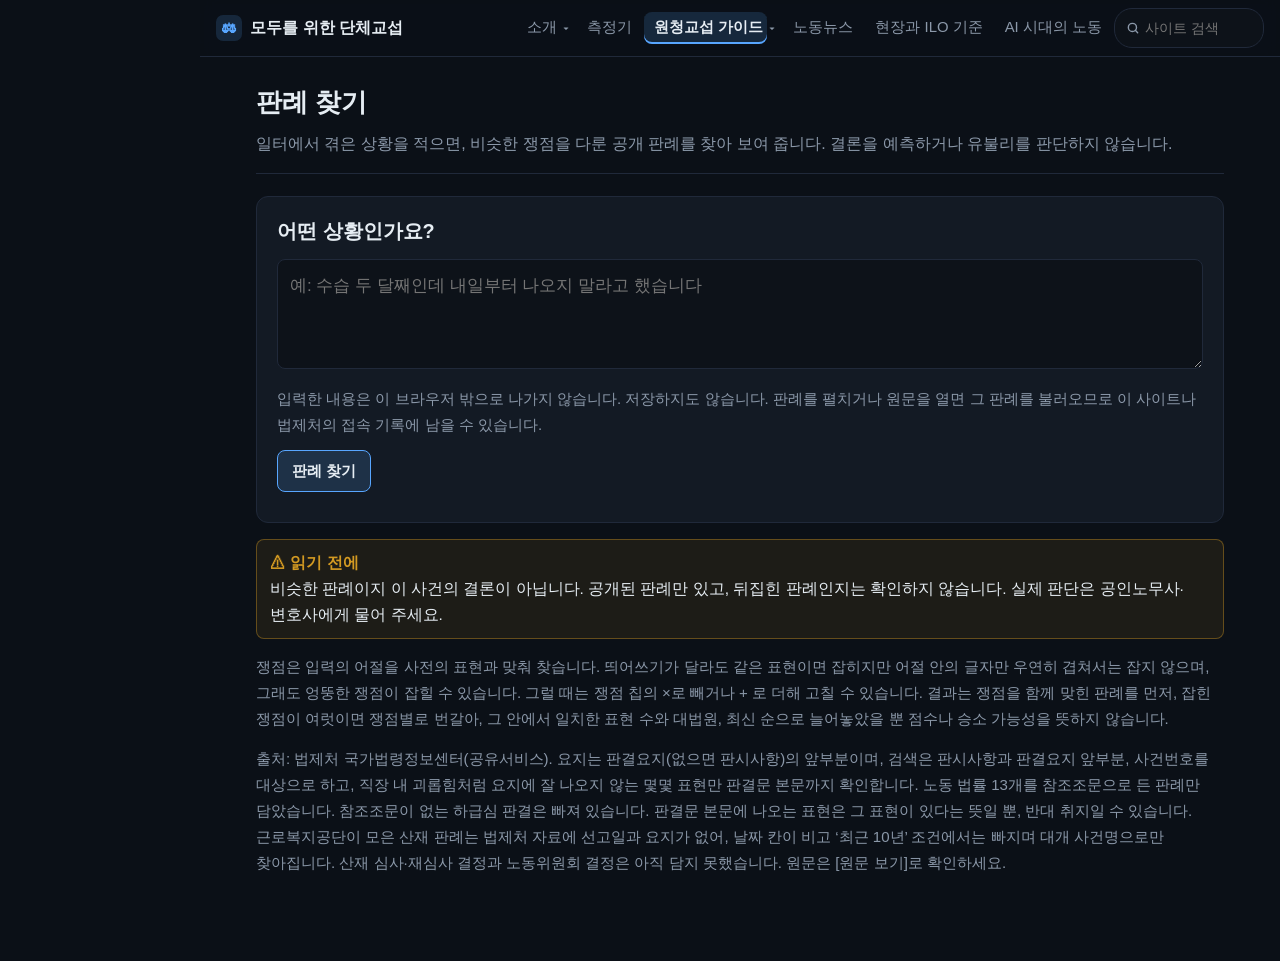
<file: docs/prec.html>
<!DOCTYPE html>
<html lang="ko" data-no-beacon>
<head>
<meta charset="utf-8">
<meta http-equiv="Content-Security-Policy" content="default-src 'self'; connect-src 'self'; script-src 'self'; style-src 'self' 'unsafe-inline'; img-src 'self' data:; form-action 'none'; base-uri 'none'; object-src 'none'">
<meta name="viewport" content="width=device-width,initial-scale=1">
<meta name="referrer" content="no-referrer">
<title>판례 찾기 — 모두를 위한 단체교섭</title>
<meta name="description" content="일터에서 겪은 상황을 적으면 비슷한 쟁점의 공개 판례를 찾아 보여 줍니다. 입력한 내용은 브라우저 밖으로 나가지 않습니다. 출처: 법제처 국가법령정보센터.">
<link rel="canonical" href="https://xn--9d0b29hf1nhhl.kr/prec.html">
<meta property="og:type" content="website">
<meta property="og:site_name" content="모두를 위한 단체교섭">
<meta property="og:locale" content="ko_KR">
<meta property="og:title" content="판례 찾기 — 모두를 위한 단체교섭">
<meta property="og:description" content="일터에서 겪은 상황을 적으면 비슷한 쟁점의 공개 판례를 찾아 보여 줍니다. 입력한 내용은 브라우저 밖으로 나가지 않습니다.">
<meta property="og:url" content="https://xn--9d0b29hf1nhhl.kr/prec.html">
<style>
  :root{--bg:#0b1017;--card:#131a24;--line:#20293a;--tx:#e6edf3;--mut:#8b98a9;
        --grn:#3fb950;--red:#f85149;--amb:#d29922;--acc:#58a6ff;}
  *{box-sizing:border-box}
  [hidden]{display:none!important}
  body{margin:0;background:var(--bg);color:var(--tx);
       font-family:-apple-system,BlinkMacSystemFont,"Segoe UI","Malgun Gothic",sans-serif;
       font-size:17px;line-height:1.68;word-break:keep-all;overflow-wrap:break-word}
  .wrap{max-width:1000px;margin:0 auto;padding:24px 16px 70px}
  header{border-bottom:1px solid var(--line);padding-bottom:16px;margin-bottom:22px}
  h1{font-size:1.62rem;margin:0 0 6px}
  .sub{color:var(--mut);font-size:1rem}
  .card{background:var(--card);border:1px solid var(--line);border-radius:12px;padding:18px 20px;margin-bottom:16px}
  .card h2{font-size:1.24rem;margin:0 0 10px}
  a{color:var(--acc)}
  .note{color:var(--mut);font-size:.94rem;line-height:1.72}
  .warn{background:rgba(210,153,34,.09);border:1px solid rgba(210,153,34,.4);
        border-radius:8px;padding:10px 13px;margin:12px 0;font-size:.97rem}
  .warn b{color:var(--amb)}
  textarea{width:100%;min-height:110px;padding:12px;background:#0d1219;color:var(--tx);
        border:1px solid var(--line);border-radius:8px;font:inherit;resize:vertical}
  textarea:focus{outline:2px solid var(--acc);border-color:var(--acc)}
  .row{display:flex;gap:12px;align-items:center;justify-content:space-between;flex-wrap:wrap;margin-top:8px}
  .btn{display:inline-block;background:#0d1219;color:var(--tx);border:1px solid var(--line);border-radius:8px;
       padding:7px 14px;font:inherit;font-size:.95rem;cursor:pointer;text-decoration:none}
  .btn:hover{border-color:var(--acc)}
  .btn.go{background:rgba(88,166,255,.16);border-color:var(--acc);font-weight:600}
  .btn:disabled{opacity:.5;cursor:wait}
  .chips{display:flex;gap:8px;flex-wrap:wrap;align-items:center;margin:4px 0}
  .lbl{color:var(--mut);font-size:.95rem}
  .chip{display:inline-flex;gap:6px;align-items:center;background:#0d1219;border:1px solid var(--line);
        border-radius:20px;padding:4px 12px;font:inherit;font-size:.93rem;color:var(--tx);max-width:100%}
  button.chip{cursor:pointer}
  .chip:hover{border-color:var(--acc)}
  .chip .x{background:none;border:0;color:var(--mut);font-size:1.1rem;line-height:1;cursor:pointer;padding:0 2px}
  .addb{color:var(--acc);border-style:dashed}
  .pick{margin:10px 0}
  .meta{color:var(--mut);font-size:.94rem;margin:12px 0 6px}
  .flt{display:flex;gap:18px;flex-wrap:wrap;margin:6px 0 12px;font-size:.97rem}
  .flt label{cursor:pointer}
  .rec{border-top:1px solid var(--line);padding:14px 0}
  .rt{font-weight:600;overflow-wrap:anywhere}
  .rm{color:var(--grn);font-size:.92rem;margin:3px 0}
  .rb{color:#c4ced9;font-size:.96rem;margin:6px 0;overflow-wrap:anywhere}
  .ra{display:flex;gap:8px;flex-wrap:wrap;margin-top:8px}
  .rfull{background:#0d1219;border:1px solid var(--line);border-radius:8px;padding:10px 13px;margin-top:10px;
         font-size:.95rem;white-space:pre-wrap;overflow-wrap:anywhere}
  .rk{color:var(--mut);font-size:.9rem;margin:4px 0}
  .empty{color:var(--mut)}
  .err{border:1px solid rgba(248,81,73,.5);background:rgba(248,81,73,.08);border-radius:8px;padding:10px 13px;margin-top:12px}
</style>
<link rel="stylesheet" href="./site.css?v=a202611053">
</head>
<body>
<div class="topbar noprint" id="topbar" role="banner"><div class="tb-in">
  <a class="brand" href="./"><i>⚖</i>모두를 위한 단체교섭</a>
  <button class="burger" type="button" aria-label="메뉴 열기" aria-expanded="false" aria-controls="sitemenu">☰</button>
  <nav class="menu" id="sitemenu" aria-label="사이트 메뉴">
    <div class="grp"><a href="./guide.html">소개</a><button class="caret" type="button" aria-label="소개 하위 메뉴" aria-expanded="false">▾</button><div class="sub"><a href="./about.html">출처 · 면책</a></div></div>
    <a href="./measure.html">측정기</a>
    <div class="grp"><a href="./labor.html" class="on">원청교섭 가이드</a><button class="caret" type="button" aria-label="원청교섭 가이드 하위 메뉴" aria-expanded="false">▾</button><div class="sub"><a href="./strategy.html">전략과 대안</a><a href="./prec.html" class="on" aria-current="page">판례 찾기</a></div></div>
    <a href="./news.html">노동뉴스</a>
    <a href="./ilo.html">현장과 ILO 기준</a>
    <a href="./future.html">AI 시대의 노동</a>
    <form class="search" role="search"><input type="search" placeholder="사이트 검색" aria-label="사이트 검색" autocomplete="off"><div class="results" hidden></div></form>
  </nav>
</div></div><!-- /topbar -->
<div class="wrap">
<header>
  <h1>판례 찾기</h1>
  <div class="sub">일터에서 겪은 상황을 적으면, 비슷한 쟁점을 다룬 공개 판례를 찾아 보여 줍니다. 결론을 예측하거나 유불리를 판단하지 않습니다.</div>
</header>

<form class="card" id="f" action="#">
  <h2><label for="q">어떤 상황인가요?</label></h2>
  <textarea id="q" maxlength="5000" placeholder="예: 수습 두 달째인데 내일부터 나오지 말라고 했습니다" autocomplete="off" spellcheck="false"></textarea>
  <div class="row">
    <span class="note">입력한 내용은 이 브라우저 밖으로 나가지 않습니다. 저장하지도 않습니다. 판례를 펼치거나 원문을 열면 그 판례를 불러오므로 이 사이트나 법제처의 접속 기록에 남을 수 있습니다.</span>
    <button class="btn go" id="go" type="submit">판례 찾기</button>
  </div>
  <div class="meta" id="lim" hidden>5천 자까지만 찾습니다. 더 긴 글은 뒤가 잘렸을 수 있으니, 핵심 상황만 줄여 적어 보세요.</div>
  <div class="meta" id="status" aria-live="polite"></div>
  <div class="err" id="err" role="alert" hidden>자료를 불러오지 못했습니다. 입력한 내용은 그대로 있습니다. <button class="btn" id="retry" type="button">다시 시도</button></div>
</form>

<div id="out" hidden>
  <div class="card">
    <div class="chips" id="chips"></div>
    <div class="chips pick" id="pick" hidden></div>
    <div class="meta" id="meta"></div>
    <div class="flt">
      <label><input type="checkbox" id="fc"> 대법원만</label>
      <label><input type="checkbox" id="fy"> 최근 10년</label>
    </div>
    <div class="meta" id="count" aria-live="polite"></div>
    <div id="list"></div>
    <div class="row"><button class="btn" id="more" type="button" hidden>20건 더 보기</button></div>
  </div>
</div>

<div class="warn"><b>⚠ 읽기 전에</b><br>
  비슷한 판례이지 이 사건의 결론이 아닙니다. 공개된 판례만 있고, 뒤집힌 판례인지는 확인하지 않습니다. 실제 판단은 공인노무사·변호사에게 물어 주세요.
</div>

<div class="note">
  <p>쟁점은 입력의 어절을 사전의 표현과 맞춰 찾습니다. 띄어쓰기가 달라도 같은 표현이면 잡히지만 어절 안의 글자만 우연히 겹쳐서는 잡지 않으며, 그래도 엉뚱한 쟁점이 잡힐 수 있습니다. 그럴 때는 쟁점 칩의 ×로 빼거나 + 로 더해 고칠 수 있습니다.
     결과는 쟁점을 함께 맞힌 판례를 먼저, 잡힌 쟁점이 여럿이면 쟁점별로 번갈아, 그 안에서 일치한 표현 수와 대법원, 최신 순으로 늘어놓았을 뿐 점수나 승소 가능성을 뜻하지 않습니다.</p>
  <p>출처: 법제처 국가법령정보센터(공유서비스). 요지는 판결요지(없으면 판시사항)의 앞부분이며, 검색은 판시사항과 판결요지 앞부분, 사건번호를 대상으로 하고, 직장 내 괴롭힘처럼 요지에 잘 나오지 않는 몇몇 표현만 판결문 본문까지 확인합니다. 노동 법률 13개를 참조조문으로 든 판례만 담았습니다. 참조조문이 없는 하급심 판결은 빠져 있습니다. 판결문 본문에 나오는 표현은 그 표현이 있다는 뜻일 뿐, 반대 취지일 수 있습니다. 근로복지공단이 모은 산재 판례는 법제처 자료에 선고일과 요지가 없어, 날짜 칸이 비고 ‘최근 10년’ 조건에서는 빠지며 대개 사건명으로만 찾아집니다. 산재 심사·재심사 결정과 노동위원회 결정은 아직 담지 못했습니다. 원문은 [원문 보기]로 확인하세요.</p>
</div>
</div>
<script src="./prec-search.js?v=a202611063"></script>
<script src="./prec-ui.js?v=a202611063"></script>
<script src="./sidenav.js?v=a202611053" defer></script>
<script src="./site.js?v=a202611053" defer></script>
</body>
</html>
</file>
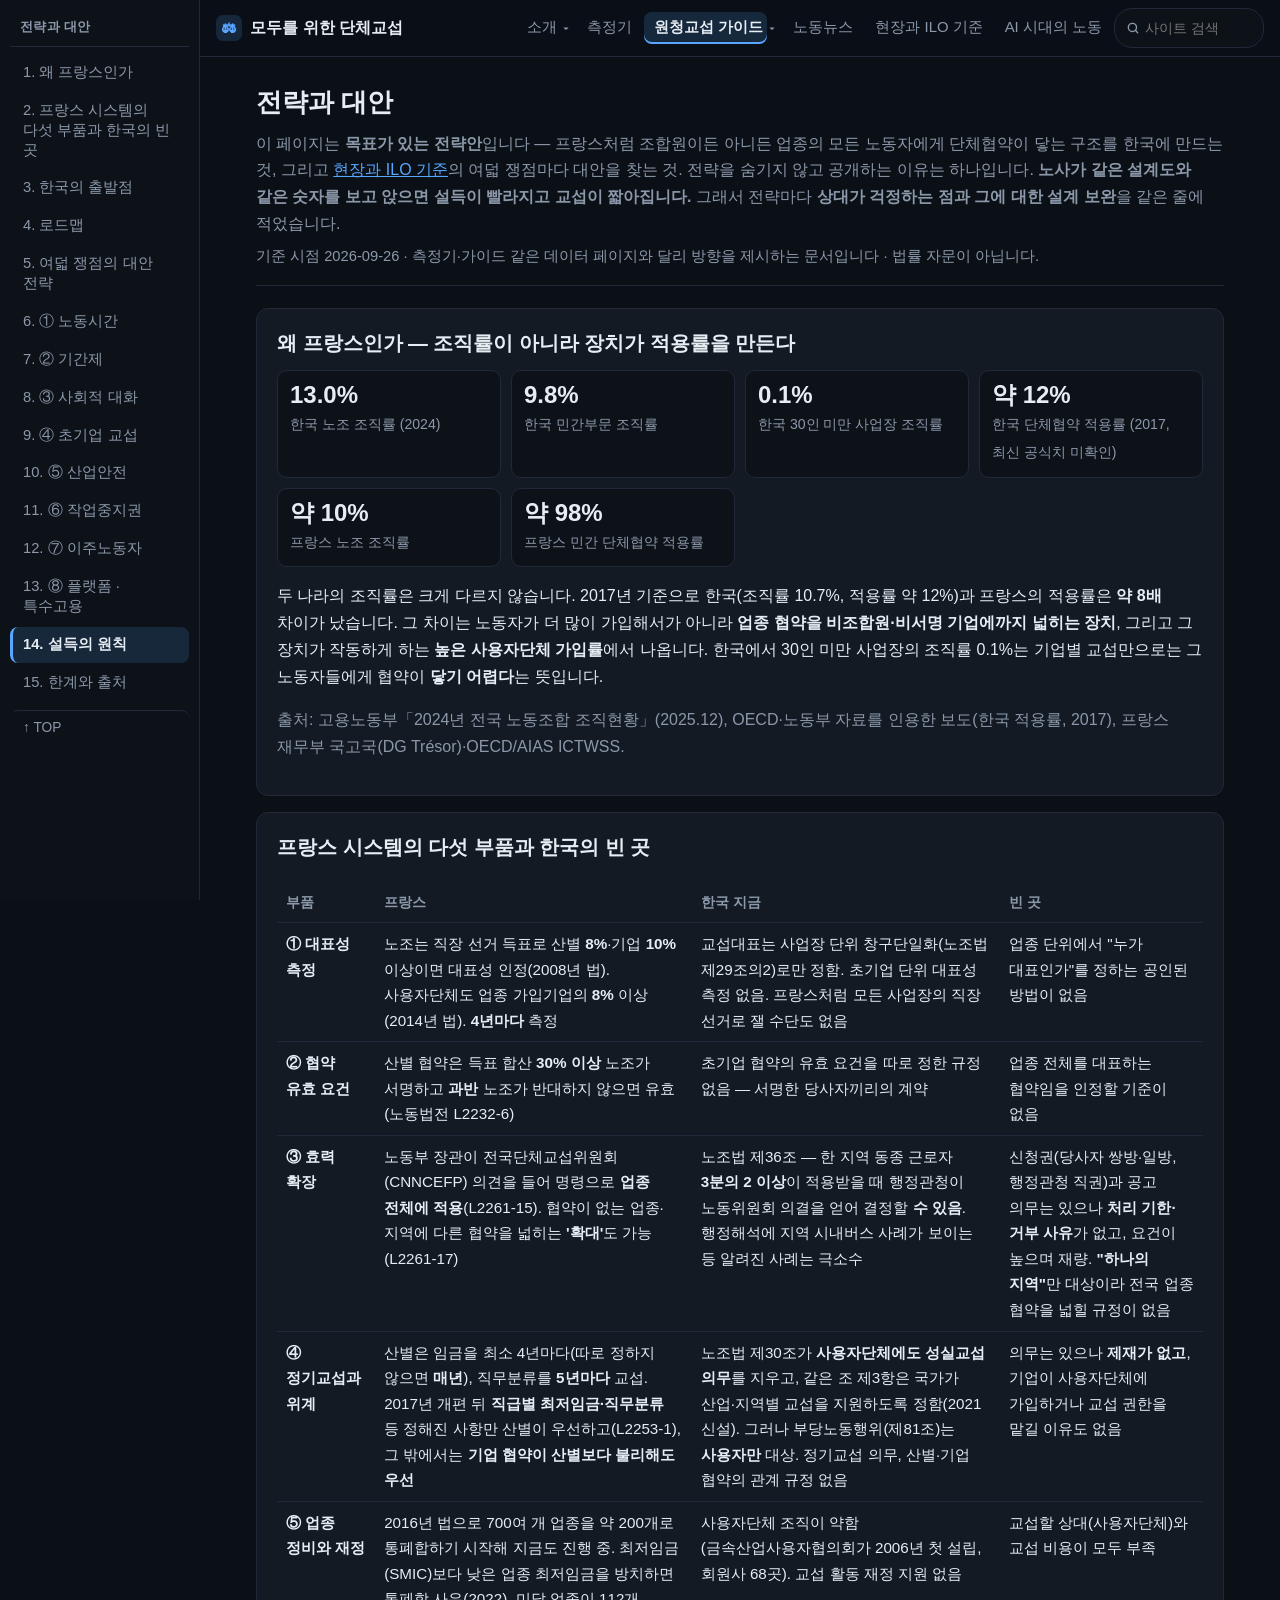
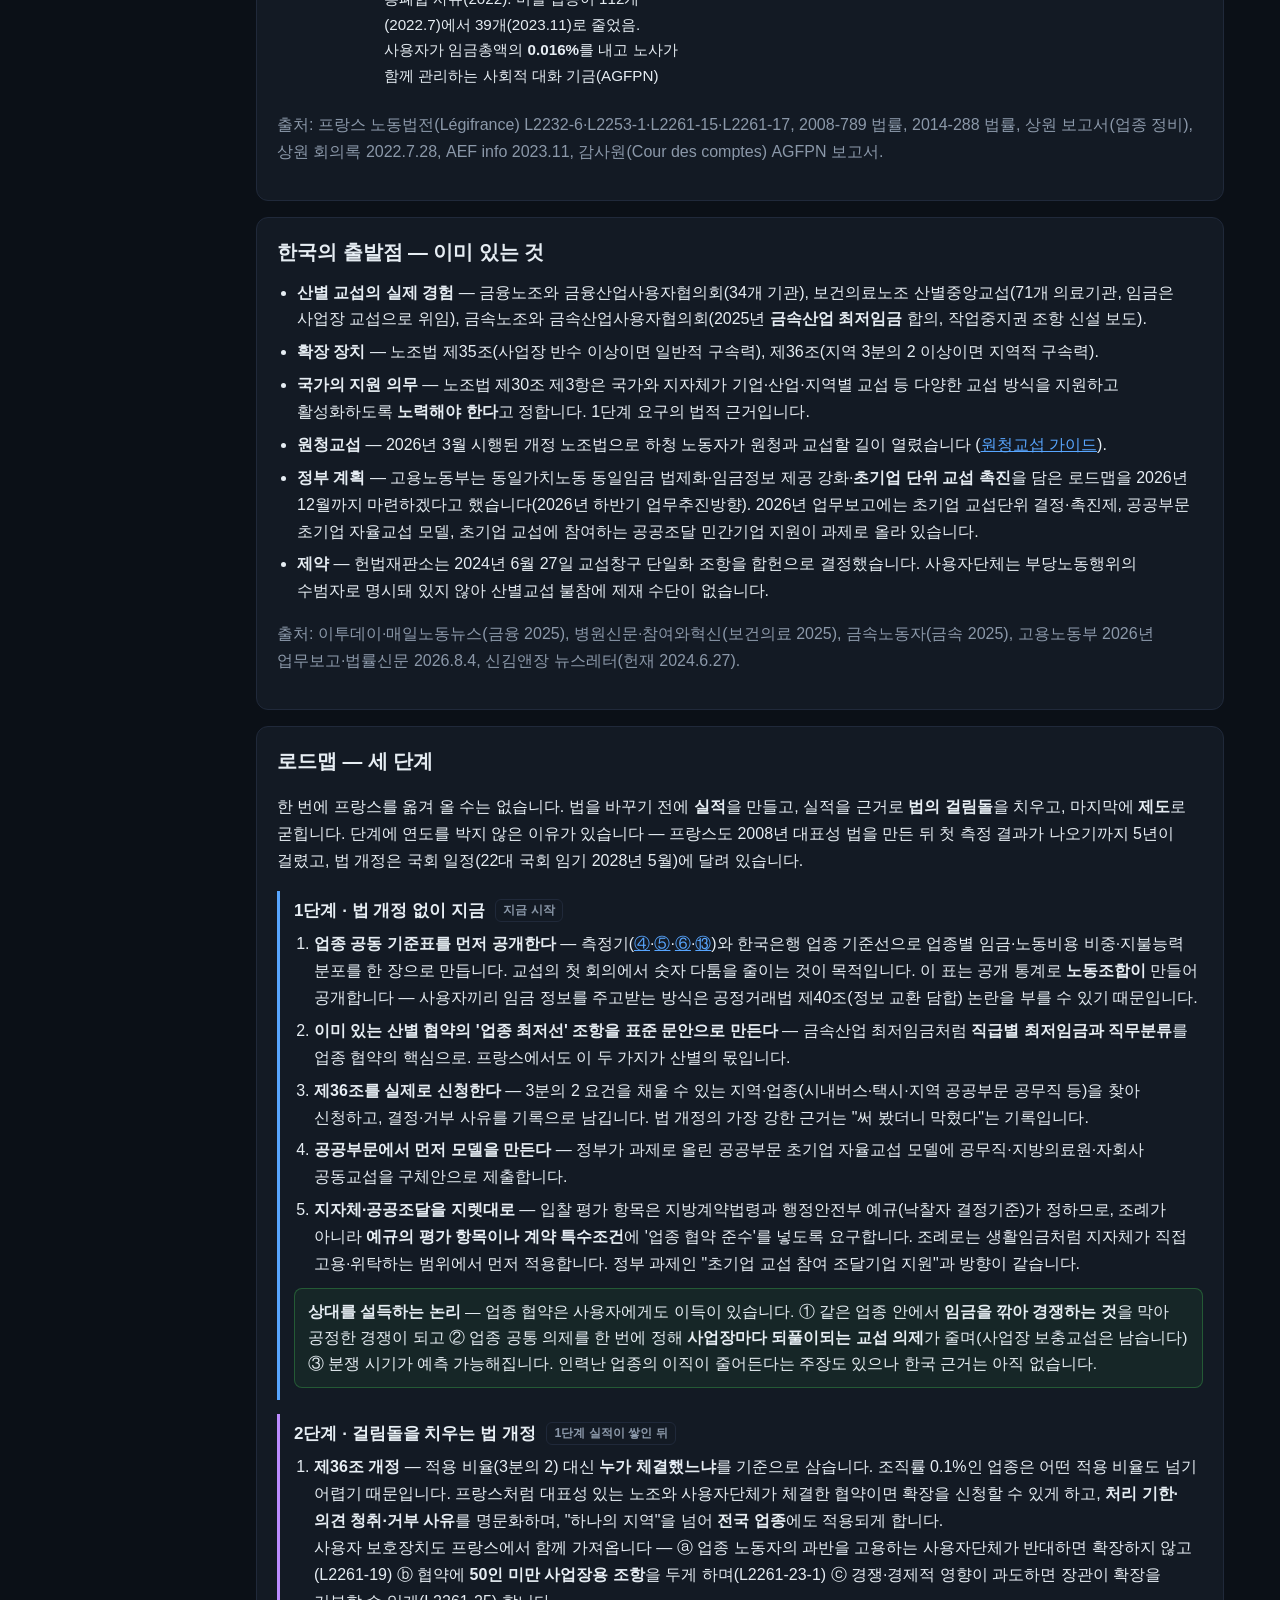
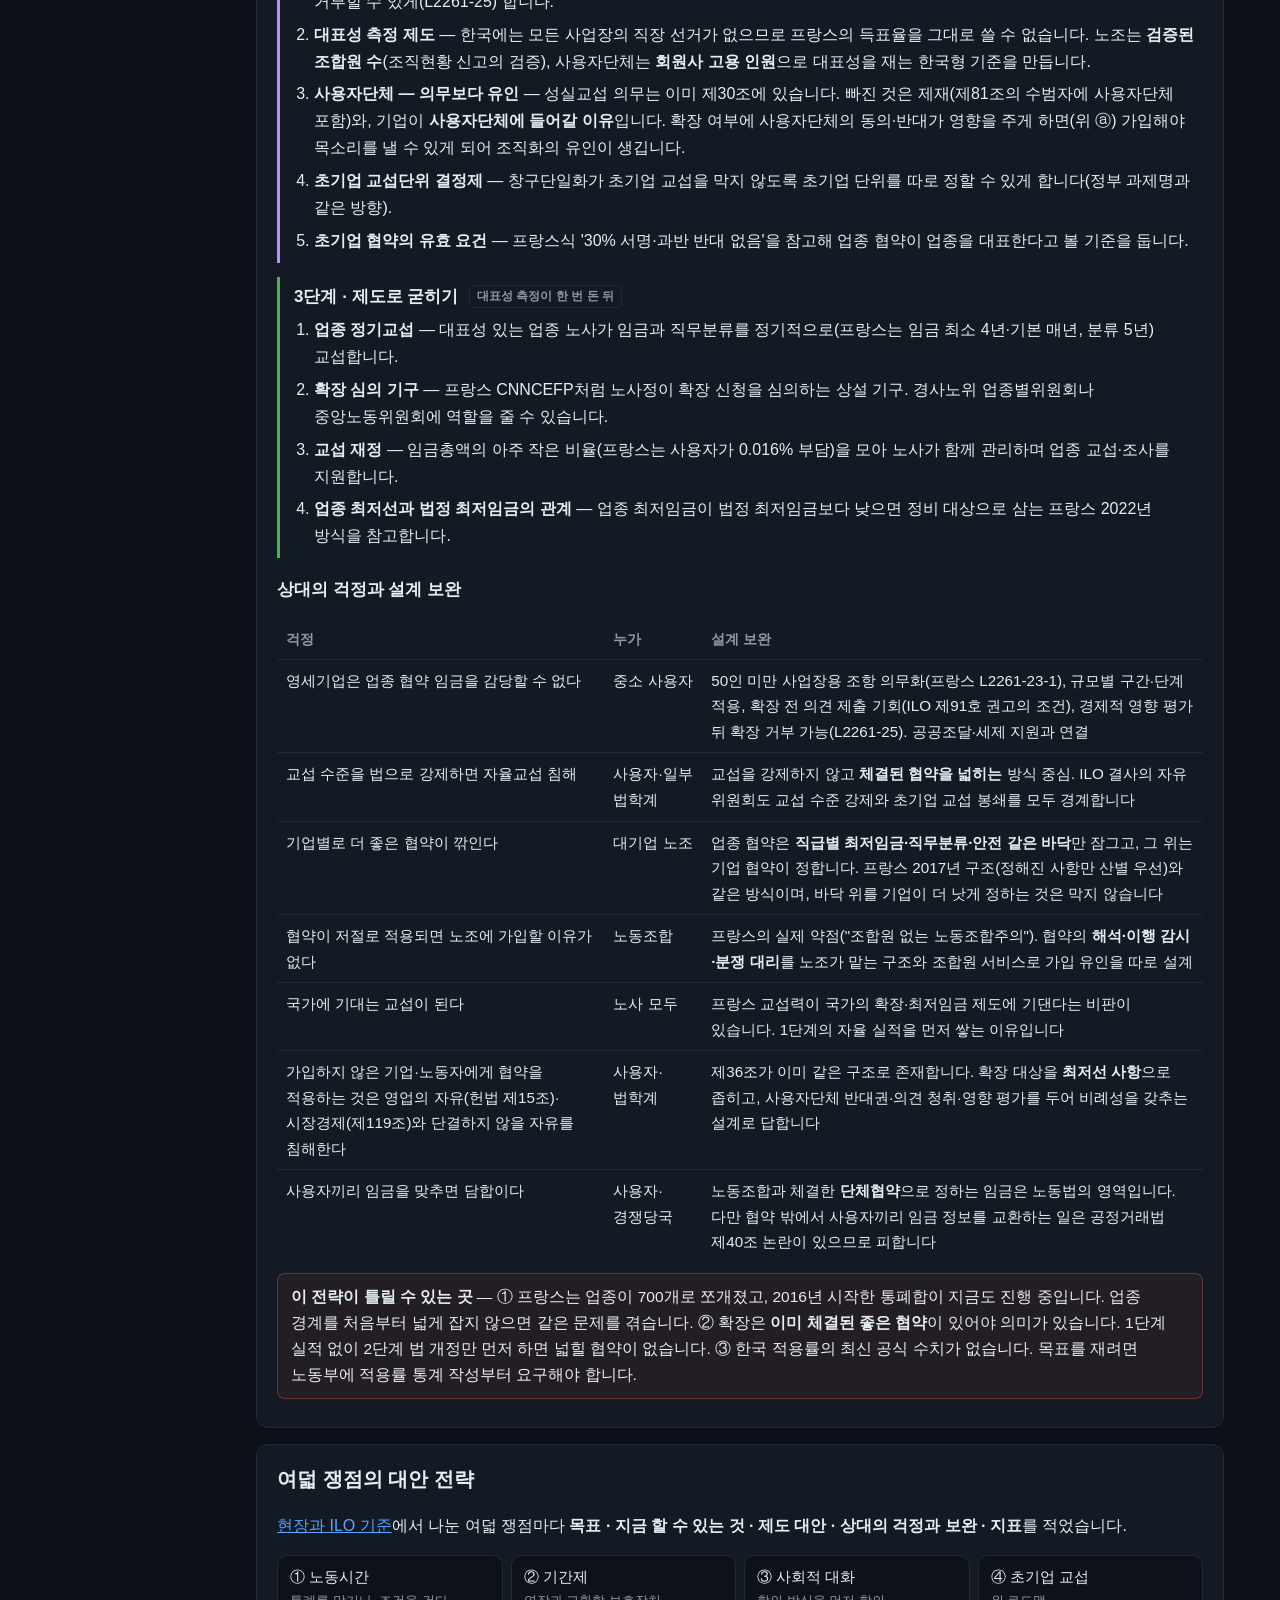
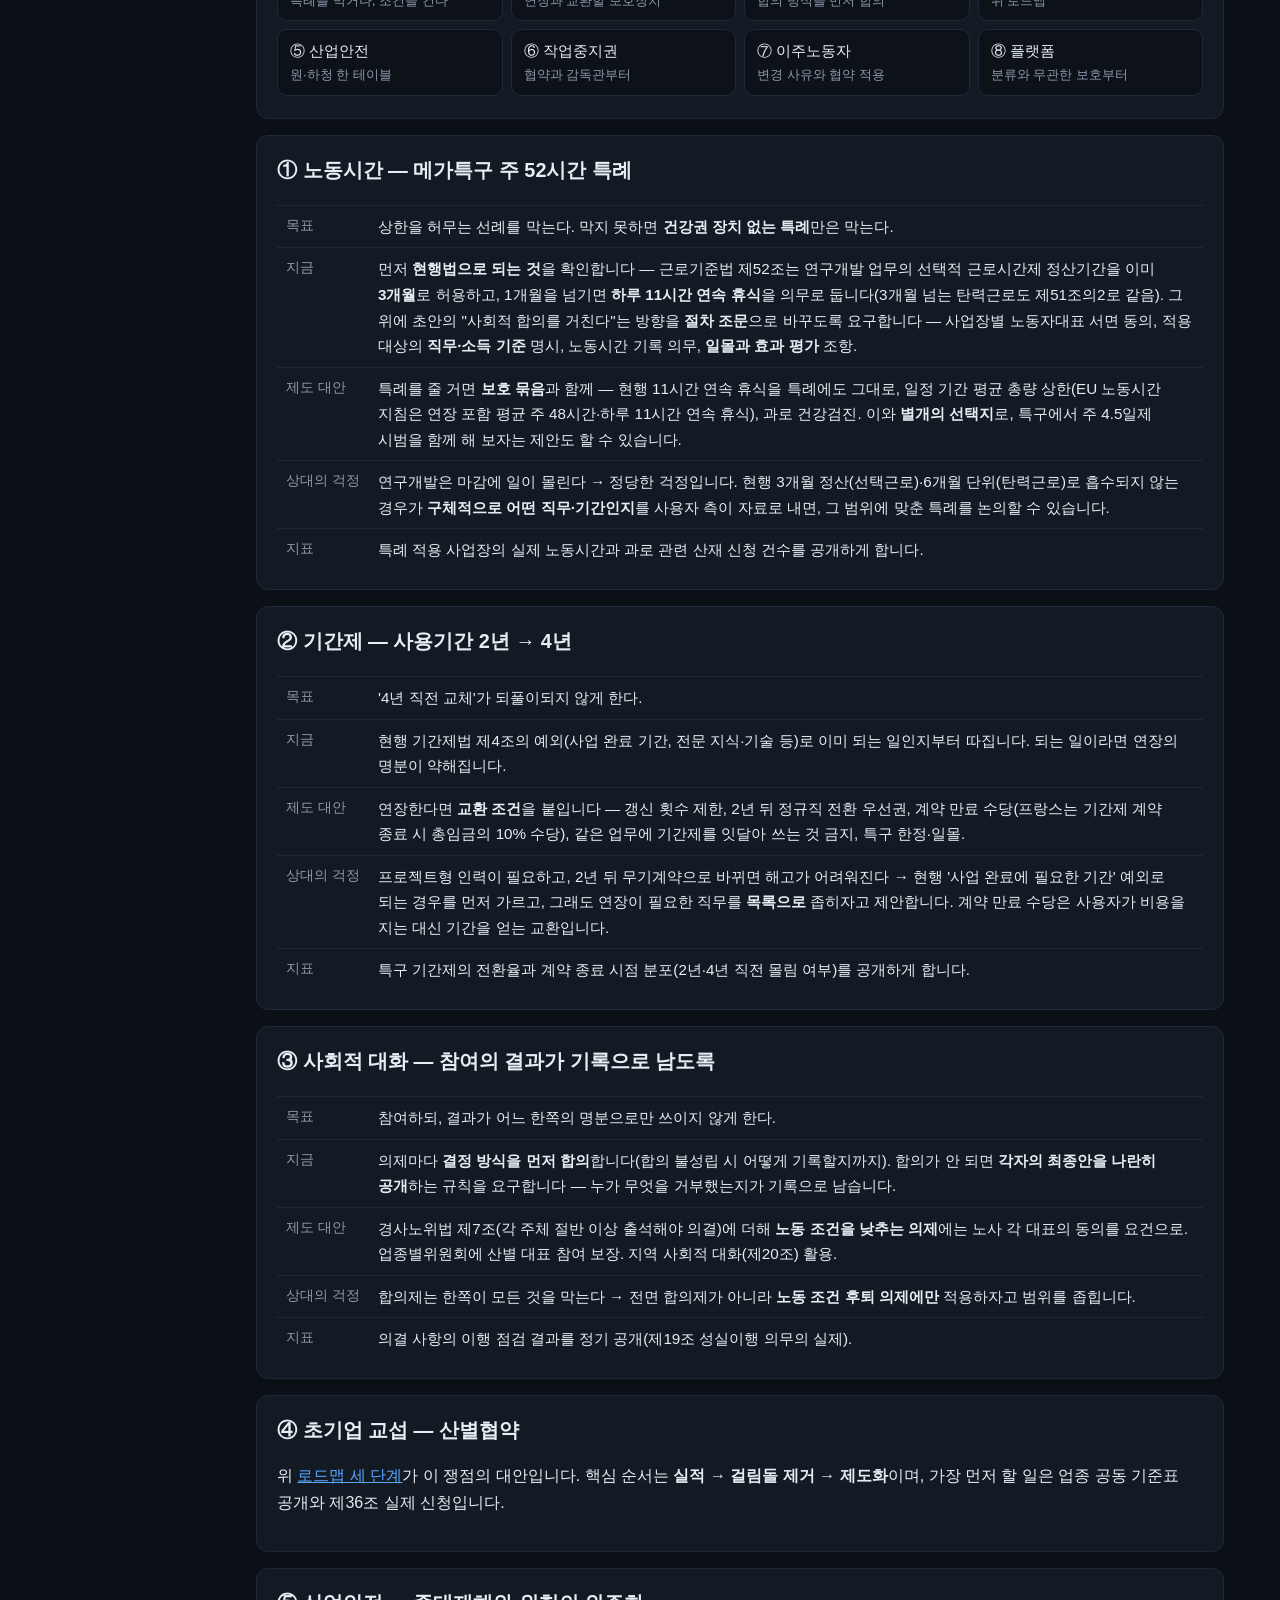
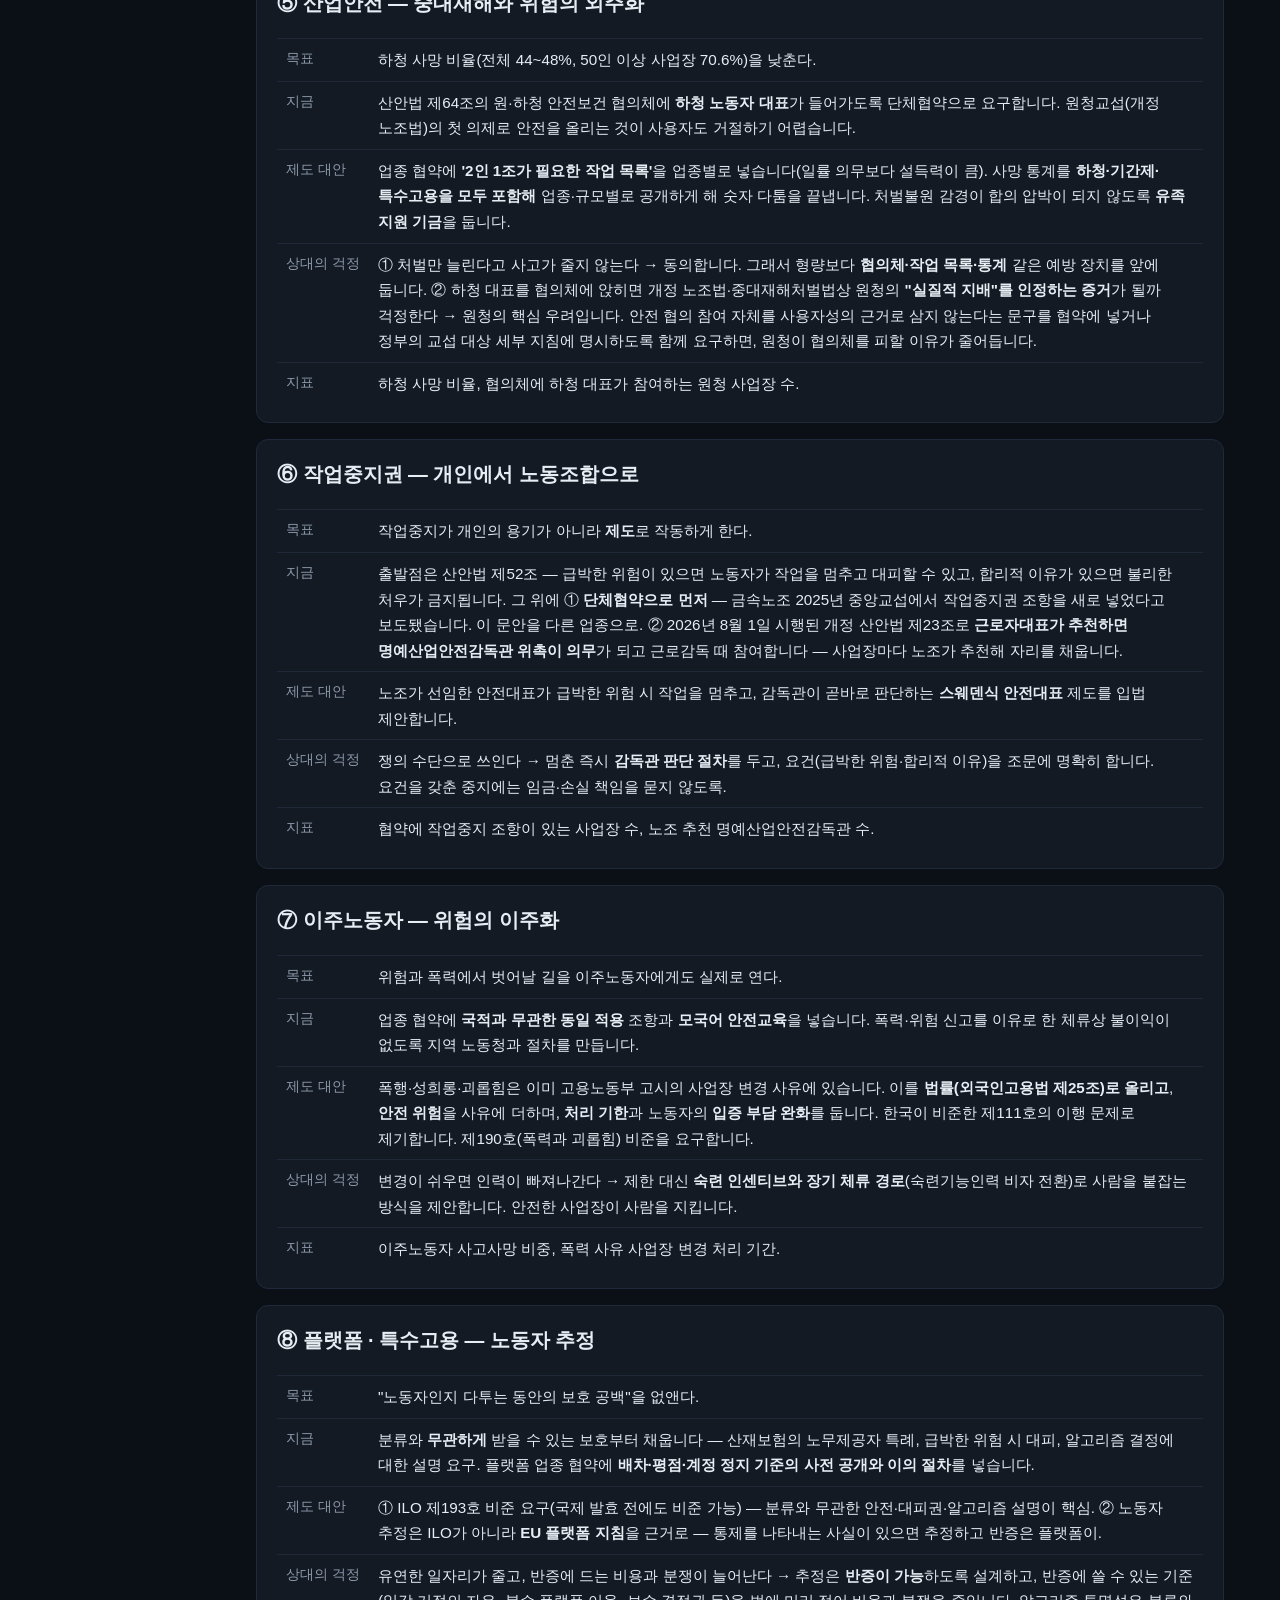
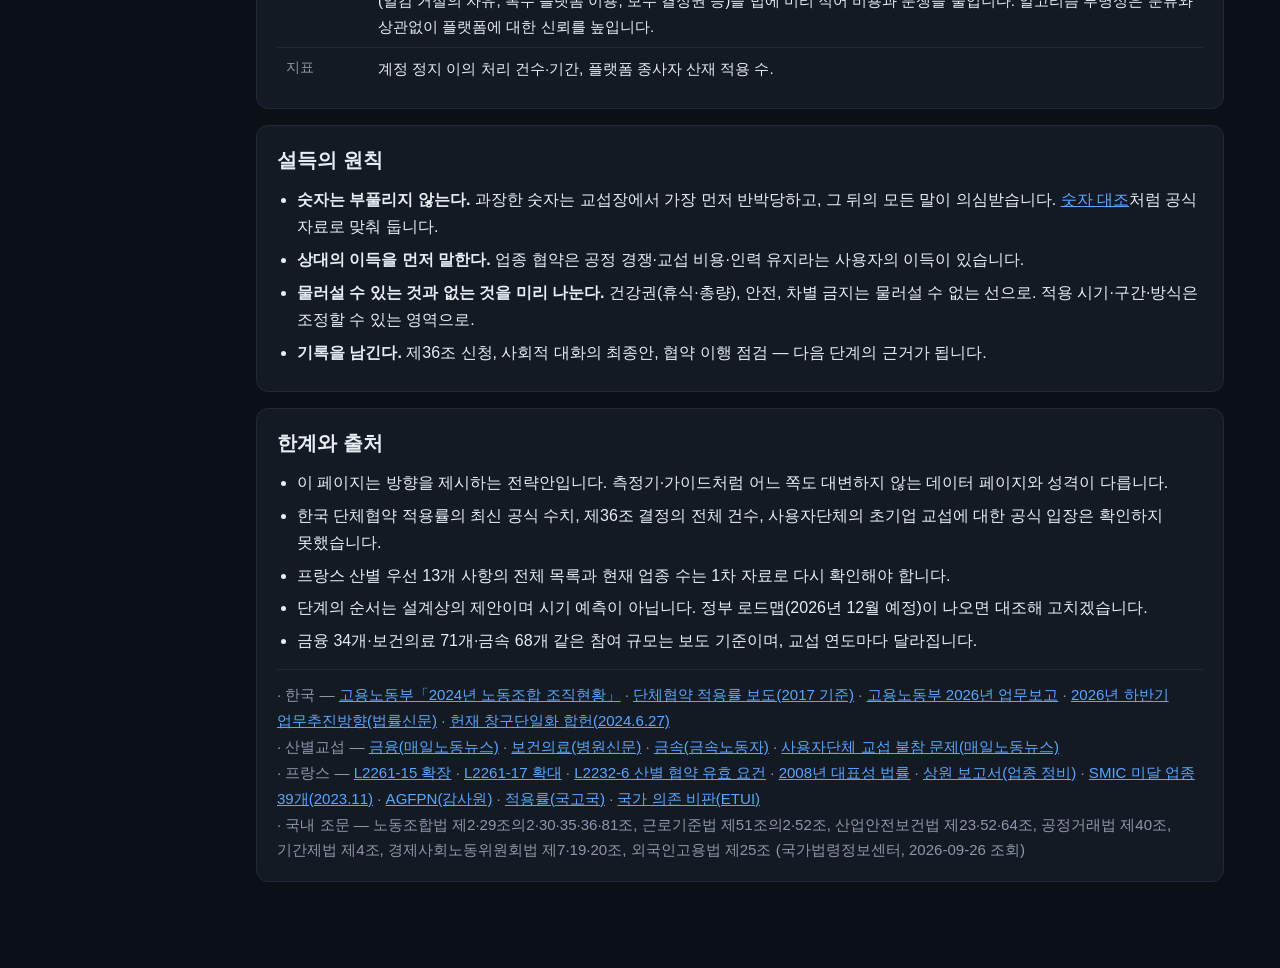
<file: docs/strategy.html>
<!DOCTYPE html>
<html lang="ko">
<head>
<meta charset="utf-8">
<meta name="viewport" content="width=device-width,initial-scale=1">
<meta name="referrer" content="no-referrer">
<title>전략과 대안 — 모두를 위한 단체교섭</title>
<meta name="description" content="프랑스처럼 업종의 모든 노동자에게 단체협약이 닿는 구조를 향한 세 단계 로드맵과 여덟 쟁점의 대안 — 상대의 걱정과 설계 보완을 같은 줄에 적었습니다.">
<link rel="canonical" href="https://xn--9d0b29hf1nhhl.kr/strategy.html">
<meta property="og:type" content="website">
<meta property="og:site_name" content="모두를 위한 단체교섭">
<meta property="og:locale" content="ko_KR">
<meta property="og:title" content="전략과 대안 — 모두를 위한 단체교섭">
<meta property="og:description" content="프랑스처럼 업종의 모든 노동자에게 단체협약이 닿는 구조를 향한 세 단계 로드맵과 여덟 쟁점의 대안 — 상대의 걱정과 설계 보완을 같은 줄에 적었습니다.">
<meta property="og:url" content="https://xn--9d0b29hf1nhhl.kr/strategy.html">
<style>
  :root{--bg:#0b1017;--card:#131a24;--line:#20293a;--tx:#e6edf3;--mut:#8b98a9;
        --grn:#3fb950;--red:#f85149;--amb:#d29922;--acc:#58a6ff;--vio:#bc8cff;}
  *{box-sizing:border-box}
  body{margin:0;background:var(--bg);color:var(--tx);
       font-family:-apple-system,BlinkMacSystemFont,"Segoe UI","Malgun Gothic",sans-serif;
       font-size:17px;line-height:1.68;word-break:keep-all;overflow-wrap:break-word}
  .wrap{max-width:1000px;margin:0 auto;padding:24px 16px 70px}
  header{border-bottom:1px solid var(--line);padding-bottom:16px;margin-bottom:22px}
  h1{font-size:1.62rem;margin:0 0 6px}
  .sub{color:var(--mut);font-size:1rem}
  .nav{display:flex;gap:6px;flex-wrap:wrap;margin:10px 0 12px}
  .nav a{color:var(--mut);text-decoration:none;font-size:.95rem;padding:6px 13px;
         border:1px solid var(--line);border-radius:20px;background:#0d1219;white-space:nowrap}
  .nav a:hover{color:var(--tx);border-color:var(--acc)}
  .nav a.on{color:var(--tx);border-color:var(--acc);background:rgba(88,166,255,.12);font-weight:600}
  .card{background:var(--card);border:1px solid var(--line);border-radius:12px;padding:18px 20px;margin-bottom:16px}
  .card h2{font-size:1.24rem;margin:0 0 10px}
  h3{font-size:1.06rem;margin:18px 0 6px}
  p,li,td,th{font-size:1rem}
  ul,ol{padding-left:20px;margin:6px 0}
  li{margin-bottom:6px}
  .tblwrap{overflow-x:auto}
  table{width:100%;border-collapse:collapse;margin-top:8px}
  th,td{padding:8px 9px;text-align:left;border-top:1px solid var(--line);vertical-align:top}
  th{color:var(--mut);font-weight:600;font-size:.9rem;border-top:none}
  td{font-size:.95rem}
  a{color:var(--acc)}
  .note{color:var(--mut);font-size:.94rem;line-height:1.72;border-top:1px solid var(--line);padding-top:12px;margin-top:14px}
  .tip{background:rgba(63,185,80,.08);border:1px solid rgba(63,185,80,.35);border-radius:8px;padding:10px 13px;margin:10px 0;font-size:.97rem}
  .risk{background:rgba(248,81,73,.07);border:1px solid rgba(248,81,73,.35);border-radius:8px;padding:10px 13px;margin:10px 0;font-size:.97rem}
  .muted{color:var(--mut)}
  .big{display:grid;grid-template-columns:repeat(auto-fit,minmax(180px,1fr));gap:10px;margin:8px 0}
  .big>div{background:#0d1219;border:1px solid var(--line);border-radius:10px;padding:10px 12px}
  .big b{display:block;font-size:1.5rem;line-height:1.2}
  .big span{color:var(--mut);font-size:.88rem}
  .stage{border-left:3px solid var(--acc);padding:2px 0 2px 14px;margin:14px 0}
  .stage.s2{border-color:var(--vio)} .stage.s3{border-color:var(--grn)}
  .stage h3{margin-top:4px}
  .tag{display:inline-block;font-size:.78rem;border:1px solid var(--line);border-radius:6px;padding:0 7px;color:var(--mut);margin-left:6px;vertical-align:2px}
  .toc{display:grid;grid-template-columns:repeat(auto-fit,minmax(200px,1fr));gap:8px;margin:4px 0 4px}
  .toc a{display:block;background:#0d1219;border:1px solid var(--line);border-radius:10px;padding:8px 12px;
         color:var(--tx);text-decoration:none;font-size:.95rem}
  .toc a:hover{border-color:var(--acc)}
  .toc a span{display:block;color:var(--mut);font-size:.84rem}
  .iss td:first-child{white-space:nowrap;color:var(--mut);font-size:.88rem;width:92px}
  @media print{body{background:#fff;color:#000;font-size:14.5px}.card,.big>div,.toc a{background:#fff;border-color:#bbb}
    .nav{display:none}a{color:#000}}
</style>
<link rel="stylesheet" href="./site.css?v=a202611053">
</head>
<body>
<div class="topbar noprint" id="topbar" role="banner"><div class="tb-in">
  <a class="brand" href="./"><i>⚖</i>모두를 위한 단체교섭</a>
  <button class="burger" type="button" aria-label="메뉴 열기" aria-expanded="false" aria-controls="sitemenu">☰</button>
  <nav class="menu" id="sitemenu" aria-label="사이트 메뉴">
    <div class="grp"><a href="./guide.html">소개</a><button class="caret" type="button" aria-label="소개 하위 메뉴" aria-expanded="false">▾</button><div class="sub"><a href="./about.html">출처 · 면책</a></div></div>
    <a href="./measure.html">측정기</a>
    <div class="grp"><a href="./labor.html" class="on">원청교섭 가이드</a><button class="caret" type="button" aria-label="원청교섭 가이드 하위 메뉴" aria-expanded="false">▾</button><div class="sub"><a href="./strategy.html" class="on" aria-current="page">전략과 대안</a><a href="./prec.html">판례 찾기</a></div></div>
    <a href="./news.html">노동뉴스</a>
    <a href="./ilo.html">현장과 ILO 기준</a>
    <a href="./future.html">AI 시대의 노동</a>
    <form class="search" role="search" onsubmit="return false"><input type="search" placeholder="사이트 검색" aria-label="사이트 검색" autocomplete="off"><div class="results" hidden></div></form>
  </nav>
</div></div><!-- /topbar -->
<div class="wrap">
<header>
  <h1>전략과 대안</h1>
  <div class="sub">이 페이지는 <b>목표가 있는 전략안</b>입니다 — 프랑스처럼 조합원이든 아니든 업종의 모든 노동자에게 단체협약이 닿는 구조를 한국에 만드는 것,
    그리고 <a href="./ilo.html">현장과 ILO 기준</a>의 여덟 쟁점마다 대안을 찾는 것.
    전략을 숨기지 않고 공개하는 이유는 하나입니다. <b>노사가 같은 설계도와 같은 숫자를 보고 앉으면 설득이 빨라지고 교섭이 짧아집니다.</b>
    그래서 전략마다 <b>상대가 걱정하는 점과 그에 대한 설계 보완</b>을 같은 줄에 적었습니다.
    <span class="muted" style="display:block;margin-top:6px;font-size:.92rem">기준 시점 2026-09-26 · 측정기·가이드 같은 데이터 페이지와 달리 방향을 제시하는 문서입니다 · 법률 자문이 아닙니다.</span></div>
</header>

<div class="card">
  <h2>왜 프랑스인가 — 조직률이 아니라 장치가 적용률을 만든다</h2>
  <div class="big">
    <div><b>13.0%</b><span>한국 노조 조직률 (2024)</span></div>
    <div><b>9.8%</b><span>한국 민간부문 조직률</span></div>
    <div><b>0.1%</b><span>한국 30인 미만 사업장 조직률</span></div>
    <div><b>약 12%</b><span>한국 단체협약 적용률 (2017, 최신 공식치 미확인)</span></div>
    <div><b>약 10%</b><span>프랑스 노조 조직률</span></div>
    <div><b>약 98%</b><span>프랑스 민간 단체협약 적용률</span></div>
  </div>
  <p>두 나라의 조직률은 크게 다르지 않습니다. 2017년 기준으로 한국(조직률 10.7%, 적용률 약 12%)과 프랑스의 적용률은 <b>약 8배</b> 차이가 났습니다. 그 차이는 노동자가 더 많이 가입해서가 아니라 <b>업종 협약을 비조합원·비서명 기업에까지 넓히는 장치</b>, 그리고 그 장치가 작동하게 하는 <b>높은 사용자단체 가입률</b>에서 나옵니다.
    한국에서 30인 미만 사업장의 조직률 0.1%는 기업별 교섭만으로는 그 노동자들에게 협약이 <b>닿기 어렵다</b>는 뜻입니다.</p>
  <p class="muted">출처: 고용노동부「2024년 전국 노동조합 조직현황」(2025.12), OECD·노동부 자료를 인용한 보도(한국 적용률, 2017), 프랑스 재무부 국고국(DG Trésor)·OECD/AIAS ICTWSS.</p>
</div>

<div class="card">
  <h2>프랑스 시스템의 다섯 부품과 한국의 빈 곳</h2>
  <div class="tblwrap"><table>
    <thead><tr><th>부품</th><th>프랑스</th><th>한국 지금</th><th>빈 곳</th></tr></thead>
    <tbody>
      <tr><td><b>① 대표성 측정</b></td>
        <td>노조는 직장 선거 득표로 산별 <b>8%</b>·기업 <b>10%</b> 이상이면 대표성 인정(2008년 법). 사용자단체도 업종 가입기업의 <b>8%</b> 이상(2014년 법). <b>4년마다</b> 측정</td>
        <td>교섭대표는 사업장 단위 창구단일화(노조법 제29조의2)로만 정함. 초기업 단위 대표성 측정 없음. 프랑스처럼 모든 사업장의 직장 선거로 잴 수단도 없음</td>
        <td>업종 단위에서 "누가 대표인가"를 정하는 공인된 방법이 없음</td></tr>
      <tr><td><b>② 협약 유효 요건</b></td>
        <td>산별 협약은 득표 합산 <b>30% 이상</b> 노조가 서명하고 <b>과반</b> 노조가 반대하지 않으면 유효(노동법전 L2232-6)</td>
        <td>초기업 협약의 유효 요건을 따로 정한 규정 없음 — 서명한 당사자끼리의 계약</td>
        <td>업종 전체를 대표하는 협약임을 인정할 기준이 없음</td></tr>
      <tr><td><b>③ 효력 확장</b></td>
        <td>노동부 장관이 전국단체교섭위원회(CNNCEFP) 의견을 들어 명령으로 <b>업종 전체에 적용</b>(L2261-15). 협약이 없는 업종·지역에 다른 협약을 넓히는 <b>'확대'</b>도 가능(L2261-17)</td>
        <td>노조법 제36조 — 한 지역 동종 근로자 <b>3분의 2 이상</b>이 적용받을 때 행정관청이 노동위원회 의결을 얻어 결정할 <b>수 있음</b>. 행정해석에 지역 시내버스 사례가 보이는 등 알려진 사례는 극소수</td>
        <td>신청권(당사자 쌍방·일방, 행정관청 직권)과 공고 의무는 있으나 <b>처리 기한·거부 사유</b>가 없고, 요건이 높으며 재량. <b>"하나의 지역"</b>만 대상이라 전국 업종 협약을 넓힐 규정이 없음</td></tr>
      <tr><td><b>④ 정기교섭과 위계</b></td>
        <td>산별은 임금을 최소 4년마다(따로 정하지 않으면 <b>매년</b>), 직무분류를 <b>5년마다</b> 교섭. 2017년 개편 뒤 <b>직급별 최저임금·직무분류</b> 등 정해진 사항만 산별이 우선하고(L2253-1), 그 밖에서는 <b>기업 협약이 산별보다 불리해도 우선</b></td>
        <td>노조법 제30조가 <b>사용자단체에도 성실교섭 의무</b>를 지우고, 같은 조 제3항은 국가가 산업·지역별 교섭을 지원하도록 정함(2021 신설). 그러나 부당노동행위(제81조)는 <b>사용자만</b> 대상. 정기교섭 의무, 산별·기업 협약의 관계 규정 없음</td>
        <td>의무는 있으나 <b>제재가 없고</b>, 기업이 사용자단체에 가입하거나 교섭 권한을 맡길 이유도 없음</td></tr>
      <tr><td><b>⑤ 업종 정비와 재정</b></td>
        <td>2016년 법으로 700여 개 업종을 약 200개로 통폐합하기 시작해 지금도 진행 중. 최저임금(SMIC)보다 낮은 업종 최저임금을 방치하면 통폐합 사유(2022). 미달 업종이 112개(2022.7)에서 39개(2023.11)로 줄었음. 사용자가 임금총액의 <b>0.016%</b>를 내고 노사가 함께 관리하는 사회적 대화 기금(AGFPN)</td>
        <td>사용자단체 조직이 약함(금속산업사용자협의회가 2006년 첫 설립, 회원사 68곳). 교섭 활동 재정 지원 없음</td>
        <td>교섭할 상대(사용자단체)와 교섭 비용이 모두 부족</td></tr>
    </tbody>
  </table></div>
  <p class="muted">출처: 프랑스 노동법전(Légifrance) L2232-6·L2253-1·L2261-15·L2261-17, 2008-789 법률, 2014-288 법률, 상원 보고서(업종 정비), 상원 회의록 2022.7.28, AEF info 2023.11, 감사원(Cour des comptes) AGFPN 보고서.</p>
</div>

<div class="card">
  <h2>한국의 출발점 — 이미 있는 것</h2>
  <ul>
    <li><b>산별 교섭의 실제 경험</b> — 금융노조와 금융산업사용자협의회(34개 기관), 보건의료노조 산별중앙교섭(71개 의료기관, 임금은 사업장 교섭으로 위임), 금속노조와 금속산업사용자협의회(2025년 <b>금속산업 최저임금</b> 합의, 작업중지권 조항 신설 보도).</li>
    <li><b>확장 장치</b> — 노조법 제35조(사업장 반수 이상이면 일반적 구속력), 제36조(지역 3분의 2 이상이면 지역적 구속력).</li>
    <li><b>국가의 지원 의무</b> — 노조법 제30조 제3항은 국가와 지자체가 기업·산업·지역별 교섭 등 다양한 교섭 방식을 지원하고 활성화하도록 <b>노력해야 한다</b>고 정합니다. 1단계 요구의 법적 근거입니다.</li>
    <li><b>원청교섭</b> — 2026년 3월 시행된 개정 노조법으로 하청 노동자가 원청과 교섭할 길이 열렸습니다 (<a href="./labor.html">원청교섭 가이드</a>).</li>
    <li><b>정부 계획</b> — 고용노동부는 동일가치노동 동일임금 법제화·임금정보 제공 강화·<b>초기업 단위 교섭 촉진</b>을 담은 로드맵을 2026년 12월까지 마련하겠다고 했습니다(2026년 하반기 업무추진방향). 2026년 업무보고에는 초기업 교섭단위 결정·촉진제, 공공부문 초기업 자율교섭 모델, 초기업 교섭에 참여하는 공공조달 민간기업 지원이 과제로 올라 있습니다.</li>
    <li><b>제약</b> — 헌법재판소는 2024년 6월 27일 교섭창구 단일화 조항을 합헌으로 결정했습니다. 사용자단체는 부당노동행위의 수범자로 명시돼 있지 않아 산별교섭 불참에 제재 수단이 없습니다.</li>
  </ul>
  <p class="muted">출처: 이투데이·매일노동뉴스(금융 2025), 병원신문·참여와혁신(보건의료 2025), 금속노동자(금속 2025), 고용노동부 2026년 업무보고·법률신문 2026.8.4, 신김앤장 뉴스레터(헌재 2024.6.27).</p>
</div>

<div class="card" id="roadmap">
  <h2>로드맵 — 세 단계</h2>
  <p>한 번에 프랑스를 옮겨 올 수는 없습니다. 법을 바꾸기 전에 <b>실적</b>을 만들고, 실적을 근거로 <b>법의 걸림돌</b>을 치우고, 마지막에 <b>제도</b>로 굳힙니다. 단계에 연도를 박지 않은 이유가 있습니다 — 프랑스도 2008년 대표성 법을 만든 뒤 첫 측정 결과가 나오기까지 5년이 걸렸고, 법 개정은 국회 일정(22대 국회 임기 2028년 5월)에 달려 있습니다.</p>

  <div class="stage">
    <h3>1단계 · 법 개정 없이 지금 <span class="tag">지금 시작</span></h3>
    <ol>
      <li><b>업종 공동 기준표를 먼저 공개한다</b> — 측정기(<a href="./measure.html#c4">④</a>·<a href="./measure.html#c5">⑤</a>·<a href="./measure.html#c6">⑥</a>·<a href="./measure.html#c13">⑬</a>)와 한국은행 업종 기준선으로 업종별 임금·노동비용 비중·지불능력 분포를 한 장으로 만듭니다. 교섭의 첫 회의에서 숫자 다툼을 줄이는 것이 목적입니다. 이 표는 공개 통계로 <b>노동조합이</b> 만들어 공개합니다 — 사용자끼리 임금 정보를 주고받는 방식은 공정거래법 제40조(정보 교환 담합) 논란을 부를 수 있기 때문입니다.</li>
      <li><b>이미 있는 산별 협약의 '업종 최저선' 조항을 표준 문안으로 만든다</b> — 금속산업 최저임금처럼 <b>직급별 최저임금과 직무분류</b>를 업종 협약의 핵심으로. 프랑스에서도 이 두 가지가 산별의 몫입니다.</li>
      <li><b>제36조를 실제로 신청한다</b> — 3분의 2 요건을 채울 수 있는 지역·업종(시내버스·택시·지역 공공부문 공무직 등)을 찾아 신청하고, 결정·거부 사유를 기록으로 남깁니다. 법 개정의 가장 강한 근거는 "써 봤더니 막혔다"는 기록입니다.</li>
      <li><b>공공부문에서 먼저 모델을 만든다</b> — 정부가 과제로 올린 공공부문 초기업 자율교섭 모델에 공무직·지방의료원·자회사 공동교섭을 구체안으로 제출합니다.</li>
      <li><b>지자체·공공조달을 지렛대로</b> — 입찰 평가 항목은 지방계약법령과 행정안전부 예규(낙찰자 결정기준)가 정하므로, 조례가 아니라 <b>예규의 평가 항목이나 계약 특수조건</b>에 '업종 협약 준수'를 넣도록 요구합니다. 조례로는 생활임금처럼 지자체가 직접 고용·위탁하는 범위에서 먼저 적용합니다. 정부 과제인 "초기업 교섭 참여 조달기업 지원"과 방향이 같습니다.</li>
    </ol>
    <div class="tip"><b>상대를 설득하는 논리</b> — 업종 협약은 사용자에게도 이득이 있습니다. ① 같은 업종 안에서 <b>임금을 깎아 경쟁하는 것</b>을 막아 공정한 경쟁이 되고 ② 업종 공통 의제를 한 번에 정해 <b>사업장마다 되풀이되는 교섭 의제</b>가 줄며(사업장 보충교섭은 남습니다) ③ 분쟁 시기가 예측 가능해집니다. 인력난 업종의 이직이 줄어든다는 주장도 있으나 한국 근거는 아직 없습니다.</div>
  </div>

  <div class="stage s2">
    <h3>2단계 · 걸림돌을 치우는 법 개정 <span class="tag">1단계 실적이 쌓인 뒤</span></h3>
    <ol>
      <li><b>제36조 개정</b> — 적용 비율(3분의 2) 대신 <b>누가 체결했느냐</b>를 기준으로 삼습니다. 조직률 0.1%인 업종은 어떤 적용 비율도 넘기 어렵기 때문입니다. 프랑스처럼 대표성 있는 노조와 사용자단체가 체결한 협약이면 확장을 신청할 수 있게 하고, <b>처리 기한·의견 청취·거부 사유</b>를 명문화하며, "하나의 지역"을 넘어 <b>전국 업종</b>에도 적용되게 합니다.<br>
        사용자 보호장치도 프랑스에서 함께 가져옵니다 — ⓐ 업종 노동자의 과반을 고용하는 사용자단체가 반대하면 확장하지 않고(L2261-19) ⓑ 협약에 <b>50인 미만 사업장용 조항</b>을 두게 하며(L2261-23-1) ⓒ 경쟁·경제적 영향이 과도하면 장관이 확장을 거부할 수 있게(L2261-25) 합니다.</li>
      <li><b>대표성 측정 제도</b> — 한국에는 모든 사업장의 직장 선거가 없으므로 프랑스의 득표율을 그대로 쓸 수 없습니다. 노조는 <b>검증된 조합원 수</b>(조직현황 신고의 검증), 사용자단체는 <b>회원사 고용 인원</b>으로 대표성을 재는 한국형 기준을 만듭니다.</li>
      <li><b>사용자단체 — 의무보다 유인</b> — 성실교섭 의무는 이미 제30조에 있습니다. 빠진 것은 제재(제81조의 수범자에 사용자단체 포함)와, 기업이 <b>사용자단체에 들어갈 이유</b>입니다. 확장 여부에 사용자단체의 동의·반대가 영향을 주게 하면(위 ⓐ) 가입해야 목소리를 낼 수 있게 되어 조직화의 유인이 생깁니다.</li>
      <li><b>초기업 교섭단위 결정제</b> — 창구단일화가 초기업 교섭을 막지 않도록 초기업 단위를 따로 정할 수 있게 합니다(정부 과제명과 같은 방향).</li>
      <li><b>초기업 협약의 유효 요건</b> — 프랑스식 '30% 서명·과반 반대 없음'을 참고해 업종 협약이 업종을 대표한다고 볼 기준을 둡니다.</li>
    </ol>
  </div>

  <div class="stage s3">
    <h3>3단계 · 제도로 굳히기 <span class="tag">대표성 측정이 한 번 돈 뒤</span></h3>
    <ol>
      <li><b>업종 정기교섭</b> — 대표성 있는 업종 노사가 임금과 직무분류를 정기적으로(프랑스는 임금 최소 4년·기본 매년, 분류 5년) 교섭합니다.</li>
      <li><b>확장 심의 기구</b> — 프랑스 CNNCEFP처럼 노사정이 확장 신청을 심의하는 상설 기구. 경사노위 업종별위원회나 중앙노동위원회에 역할을 줄 수 있습니다.</li>
      <li><b>교섭 재정</b> — 임금총액의 아주 작은 비율(프랑스는 사용자가 0.016% 부담)을 모아 노사가 함께 관리하며 업종 교섭·조사를 지원합니다.</li>
      <li><b>업종 최저선과 법정 최저임금의 관계</b> — 업종 최저임금이 법정 최저임금보다 낮으면 정비 대상으로 삼는 프랑스 2022년 방식을 참고합니다.</li>
    </ol>
  </div>

  <h3>상대의 걱정과 설계 보완</h3>
  <div class="tblwrap"><table>
    <thead><tr><th>걱정</th><th>누가</th><th>설계 보완</th></tr></thead>
    <tbody>
      <tr><td>영세기업은 업종 협약 임금을 감당할 수 없다</td><td>중소 사용자</td><td>50인 미만 사업장용 조항 의무화(프랑스 L2261-23-1), 규모별 구간·단계 적용, 확장 전 의견 제출 기회(ILO 제91호 권고의 조건), 경제적 영향 평가 뒤 확장 거부 가능(L2261-25). 공공조달·세제 지원과 연결</td></tr>
      <tr><td>교섭 수준을 법으로 강제하면 자율교섭 침해</td><td>사용자·일부 법학계</td><td>교섭을 강제하지 않고 <b>체결된 협약을 넓히는</b> 방식 중심. ILO 결사의 자유 위원회도 교섭 수준 강제와 초기업 교섭 봉쇄를 모두 경계합니다</td></tr>
      <tr><td>기업별로 더 좋은 협약이 깎인다</td><td>대기업 노조</td><td>업종 협약은 <b>직급별 최저임금·직무분류·안전 같은 바닥</b>만 잠그고, 그 위는 기업 협약이 정합니다. 프랑스 2017년 구조(정해진 사항만 산별 우선)와 같은 방식이며, 바닥 위를 기업이 더 낫게 정하는 것은 막지 않습니다</td></tr>
      <tr><td>협약이 저절로 적용되면 노조에 가입할 이유가 없다</td><td>노동조합</td><td>프랑스의 실제 약점("조합원 없는 노동조합주의"). 협약의 <b>해석·이행 감시·분쟁 대리</b>를 노조가 맡는 구조와 조합원 서비스로 가입 유인을 따로 설계</td></tr>
      <tr><td>국가에 기대는 교섭이 된다</td><td>노사 모두</td><td>프랑스 교섭력이 국가의 확장·최저임금 제도에 기댄다는 비판이 있습니다. 1단계의 자율 실적을 먼저 쌓는 이유입니다</td></tr>
      <tr><td>가입하지 않은 기업·노동자에게 협약을 적용하는 것은 영업의 자유(헌법 제15조)·시장경제(제119조)와 단결하지 않을 자유를 침해한다</td><td>사용자·법학계</td><td>제36조가 이미 같은 구조로 존재합니다. 확장 대상을 <b>최저선 사항</b>으로 좁히고, 사용자단체 반대권·의견 청취·영향 평가를 두어 비례성을 갖추는 설계로 답합니다</td></tr>
      <tr><td>사용자끼리 임금을 맞추면 담합이다</td><td>사용자·경쟁당국</td><td>노동조합과 체결한 <b>단체협약</b>으로 정하는 임금은 노동법의 영역입니다. 다만 협약 밖에서 사용자끼리 임금 정보를 교환하는 일은 공정거래법 제40조 논란이 있으므로 피합니다</td></tr>
    </tbody>
  </table></div>
  <div class="risk"><b>이 전략이 틀릴 수 있는 곳</b> — ① 프랑스는 업종이 700개로 쪼개졌고, 2016년 시작한 통폐합이 지금도 진행 중입니다. 업종 경계를 처음부터 넓게 잡지 않으면 같은 문제를 겪습니다. ② 확장은 <b>이미 체결된 좋은 협약</b>이 있어야 의미가 있습니다. 1단계 실적 없이 2단계 법 개정만 먼저 하면 넓힐 협약이 없습니다. ③ 한국 적용률의 최신 공식 수치가 없습니다. 목표를 재려면 노동부에 적용률 통계 작성부터 요구해야 합니다.</div>
</div>

<div class="card" id="issues">
  <h2>여덟 쟁점의 대안 전략</h2>
  <p><a href="./ilo.html">현장과 ILO 기준</a>에서 나눈 여덟 쟁점마다 <b>목표 · 지금 할 수 있는 것 · 제도 대안 · 상대의 걱정과 보완 · 지표</b>를 적었습니다.</p>
  <div class="toc">
    <a href="#s1">① 노동시간<span>특례를 막거나, 조건을 건다</span></a>
    <a href="#s2">② 기간제<span>연장과 교환할 보호장치</span></a>
    <a href="#s3">③ 사회적 대화<span>합의 방식을 먼저 합의</span></a>
    <a href="#s4">④ 초기업 교섭<span>위 로드맵</span></a>
    <a href="#s5">⑤ 산업안전<span>원·하청 한 테이블</span></a>
    <a href="#s6">⑥ 작업중지권<span>협약과 감독관부터</span></a>
    <a href="#s7">⑦ 이주노동자<span>변경 사유와 협약 적용</span></a>
    <a href="#s8">⑧ 플랫폼<span>분류와 무관한 보호부터</span></a>
  </div>
</div>

<div class="card" id="s1">
  <h2>① 노동시간 — 메가특구 주 52시간 특례</h2>
  <div class="tblwrap"><table class="iss"><tbody>
    <tr><td>목표</td><td>상한을 허무는 선례를 막는다. 막지 못하면 <b>건강권 장치 없는 특례</b>만은 막는다.</td></tr>
    <tr><td>지금</td><td>먼저 <b>현행법으로 되는 것</b>을 확인합니다 — 근로기준법 제52조는 연구개발 업무의 선택적 근로시간제 정산기간을 이미 <b>3개월</b>로 허용하고, 1개월을 넘기면 <b>하루 11시간 연속 휴식</b>을 의무로 둡니다(3개월 넘는 탄력근로도 제51조의2로 같음). 그 위에 초안의 "사회적 합의를 거친다"는 방향을 <b>절차 조문</b>으로 바꾸도록 요구합니다 — 사업장별 노동자대표 서면 동의, 적용 대상의 <b>직무·소득 기준</b> 명시, 노동시간 기록 의무, <b>일몰과 효과 평가</b> 조항.</td></tr>
    <tr><td>제도 대안</td><td>특례를 줄 거면 <b>보호 묶음</b>과 함께 — 현행 11시간 연속 휴식을 특례에도 그대로, 일정 기간 평균 총량 상한(EU 노동시간 지침은 연장 포함 평균 주 48시간·하루 11시간 연속 휴식), 과로 건강검진. 이와 <b>별개의 선택지</b>로, 특구에서 주 4.5일제 시범을 함께 해 보자는 제안도 할 수 있습니다.</td></tr>
    <tr><td>상대의 걱정</td><td>연구개발은 마감에 일이 몰린다 → 정당한 걱정입니다. 현행 3개월 정산(선택근로)·6개월 단위(탄력근로)로 흡수되지 않는 경우가 <b>구체적으로 어떤 직무·기간인지</b>를 사용자 측이 자료로 내면, 그 범위에 맞춘 특례를 논의할 수 있습니다.</td></tr>
    <tr><td>지표</td><td>특례 적용 사업장의 실제 노동시간과 과로 관련 산재 신청 건수를 공개하게 합니다.</td></tr>
  </tbody></table></div>
</div>

<div class="card" id="s2">
  <h2>② 기간제 — 사용기간 2년 → 4년</h2>
  <div class="tblwrap"><table class="iss"><tbody>
    <tr><td>목표</td><td>'4년 직전 교체'가 되풀이되지 않게 한다.</td></tr>
    <tr><td>지금</td><td>현행 기간제법 제4조의 예외(사업 완료 기간, 전문 지식·기술 등)로 이미 되는 일인지부터 따집니다. 되는 일이라면 연장의 명분이 약해집니다.</td></tr>
    <tr><td>제도 대안</td><td>연장한다면 <b>교환 조건</b>을 붙입니다 — 갱신 횟수 제한, 2년 뒤 정규직 전환 우선권, 계약 만료 수당(프랑스는 기간제 계약 종료 시 총임금의 10% 수당), 같은 업무에 기간제를 잇달아 쓰는 것 금지, 특구 한정·일몰.</td></tr>
    <tr><td>상대의 걱정</td><td>프로젝트형 인력이 필요하고, 2년 뒤 무기계약으로 바뀌면 해고가 어려워진다 → 현행 '사업 완료에 필요한 기간' 예외로 되는 경우를 먼저 가르고, 그래도 연장이 필요한 직무를 <b>목록으로</b> 좁히자고 제안합니다. 계약 만료 수당은 사용자가 비용을 지는 대신 기간을 얻는 교환입니다.</td></tr>
    <tr><td>지표</td><td>특구 기간제의 전환율과 계약 종료 시점 분포(2년·4년 직전 몰림 여부)를 공개하게 합니다.</td></tr>
  </tbody></table></div>
</div>

<div class="card" id="s3">
  <h2>③ 사회적 대화 — 참여의 결과가 기록으로 남도록</h2>
  <div class="tblwrap"><table class="iss"><tbody>
    <tr><td>목표</td><td>참여하되, 결과가 어느 한쪽의 명분으로만 쓰이지 않게 한다.</td></tr>
    <tr><td>지금</td><td>의제마다 <b>결정 방식을 먼저 합의</b>합니다(합의 불성립 시 어떻게 기록할지까지). 합의가 안 되면 <b>각자의 최종안을 나란히 공개</b>하는 규칙을 요구합니다 — 누가 무엇을 거부했는지가 기록으로 남습니다.</td></tr>
    <tr><td>제도 대안</td><td>경사노위법 제7조(각 주체 절반 이상 출석해야 의결)에 더해 <b>노동 조건을 낮추는 의제</b>에는 노사 각 대표의 동의를 요건으로. 업종별위원회에 산별 대표 참여 보장. 지역 사회적 대화(제20조) 활용.</td></tr>
    <tr><td>상대의 걱정</td><td>합의제는 한쪽이 모든 것을 막는다 → 전면 합의제가 아니라 <b>노동 조건 후퇴 의제에만</b> 적용하자고 범위를 좁힙니다.</td></tr>
    <tr><td>지표</td><td>의결 사항의 이행 점검 결과를 정기 공개(제19조 성실이행 의무의 실제).</td></tr>
  </tbody></table></div>
</div>

<div class="card" id="s4">
  <h2>④ 초기업 교섭 — 산별협약</h2>
  <p>위 <a href="#roadmap">로드맵 세 단계</a>가 이 쟁점의 대안입니다. 핵심 순서는 <b>실적 → 걸림돌 제거 → 제도화</b>이며, 가장 먼저 할 일은 업종 공동 기준표 공개와 제36조 실제 신청입니다.</p>
</div>

<div class="card" id="s5">
  <h2>⑤ 산업안전 — 중대재해와 위험의 외주화</h2>
  <div class="tblwrap"><table class="iss"><tbody>
    <tr><td>목표</td><td>하청 사망 비율(전체 44~48%, 50인 이상 사업장 70.6%)을 낮춘다.</td></tr>
    <tr><td>지금</td><td>산안법 제64조의 원·하청 안전보건 협의체에 <b>하청 노동자 대표</b>가 들어가도록 단체협약으로 요구합니다. 원청교섭(개정 노조법)의 첫 의제로 안전을 올리는 것이 사용자도 거절하기 어렵습니다.</td></tr>
    <tr><td>제도 대안</td><td>업종 협약에 <b>'2인 1조가 필요한 작업 목록'</b>을 업종별로 넣습니다(일률 의무보다 설득력이 큼). 사망 통계를 <b>하청·기간제·특수고용을 모두 포함해</b> 업종·규모별로 공개하게 해 숫자 다툼을 끝냅니다. 처벌불원 감경이 합의 압박이 되지 않도록 <b>유족 지원 기금</b>을 둡니다.</td></tr>
    <tr><td>상대의 걱정</td><td>① 처벌만 늘린다고 사고가 줄지 않는다 → 동의합니다. 그래서 형량보다 <b>협의체·작업 목록·통계</b> 같은 예방 장치를 앞에 둡니다. ② 하청 대표를 협의체에 앉히면 개정 노조법·중대재해처벌법상 원청의 <b>"실질적 지배"를 인정하는 증거</b>가 될까 걱정한다 → 원청의 핵심 우려입니다. 안전 협의 참여 자체를 사용자성의 근거로 삼지 않는다는 문구를 협약에 넣거나 정부의 교섭 대상 세부 지침에 명시하도록 함께 요구하면, 원청이 협의체를 피할 이유가 줄어듭니다.</td></tr>
    <tr><td>지표</td><td>하청 사망 비율, 협의체에 하청 대표가 참여하는 원청 사업장 수.</td></tr>
  </tbody></table></div>
</div>

<div class="card" id="s6">
  <h2>⑥ 작업중지권 — 개인에서 노동조합으로</h2>
  <div class="tblwrap"><table class="iss"><tbody>
    <tr><td>목표</td><td>작업중지가 개인의 용기가 아니라 <b>제도</b>로 작동하게 한다.</td></tr>
    <tr><td>지금</td><td>출발점은 산안법 제52조 — 급박한 위험이 있으면 노동자가 작업을 멈추고 대피할 수 있고, 합리적 이유가 있으면 불리한 처우가 금지됩니다. 그 위에 ① <b>단체협약으로 먼저</b> — 금속노조 2025년 중앙교섭에서 작업중지권 조항을 새로 넣었다고 보도됐습니다. 이 문안을 다른 업종으로. ② 2026년 8월 1일 시행된 개정 산안법 제23조로 <b>근로자대표가 추천하면 명예산업안전감독관 위촉이 의무</b>가 되고 근로감독 때 참여합니다 — 사업장마다 노조가 추천해 자리를 채웁니다.</td></tr>
    <tr><td>제도 대안</td><td>노조가 선임한 안전대표가 급박한 위험 시 작업을 멈추고, 감독관이 곧바로 판단하는 <b>스웨덴식 안전대표</b> 제도를 입법 제안합니다.</td></tr>
    <tr><td>상대의 걱정</td><td>쟁의 수단으로 쓰인다 → 멈춘 즉시 <b>감독관 판단 절차</b>를 두고, 요건(급박한 위험·합리적 이유)을 조문에 명확히 합니다. 요건을 갖춘 중지에는 임금·손실 책임을 묻지 않도록.</td></tr>
    <tr><td>지표</td><td>협약에 작업중지 조항이 있는 사업장 수, 노조 추천 명예산업안전감독관 수.</td></tr>
  </tbody></table></div>
</div>

<div class="card" id="s7">
  <h2>⑦ 이주노동자 — 위험의 이주화</h2>
  <div class="tblwrap"><table class="iss"><tbody>
    <tr><td>목표</td><td>위험과 폭력에서 벗어날 길을 이주노동자에게도 실제로 연다.</td></tr>
    <tr><td>지금</td><td>업종 협약에 <b>국적과 무관한 동일 적용</b> 조항과 <b>모국어 안전교육</b>을 넣습니다. 폭력·위험 신고를 이유로 한 체류상 불이익이 없도록 지역 노동청과 절차를 만듭니다.</td></tr>
    <tr><td>제도 대안</td><td>폭행·성희롱·괴롭힘은 이미 고용노동부 고시의 사업장 변경 사유에 있습니다. 이를 <b>법률(외국인고용법 제25조)로 올리고</b>, <b>안전 위험</b>을 사유에 더하며, <b>처리 기한</b>과 노동자의 <b>입증 부담 완화</b>를 둡니다. 한국이 비준한 제111호의 이행 문제로 제기합니다. 제190호(폭력과 괴롭힘) 비준을 요구합니다.</td></tr>
    <tr><td>상대의 걱정</td><td>변경이 쉬우면 인력이 빠져나간다 → 제한 대신 <b>숙련 인센티브와 장기 체류 경로</b>(숙련기능인력 비자 전환)로 사람을 붙잡는 방식을 제안합니다. 안전한 사업장이 사람을 지킵니다.</td></tr>
    <tr><td>지표</td><td>이주노동자 사고사망 비중, 폭력 사유 사업장 변경 처리 기간.</td></tr>
  </tbody></table></div>
</div>

<div class="card" id="s8">
  <h2>⑧ 플랫폼 · 특수고용 — 노동자 추정</h2>
  <div class="tblwrap"><table class="iss"><tbody>
    <tr><td>목표</td><td>"노동자인지 다투는 동안의 보호 공백"을 없앤다.</td></tr>
    <tr><td>지금</td><td>분류와 <b>무관하게</b> 받을 수 있는 보호부터 채웁니다 — 산재보험의 노무제공자 특례, 급박한 위험 시 대피, 알고리즘 결정에 대한 설명 요구. 플랫폼 업종 협약에 <b>배차·평점·계정 정지 기준의 사전 공개와 이의 절차</b>를 넣습니다.</td></tr>
    <tr><td>제도 대안</td><td>① ILO 제193호 비준 요구(국제 발효 전에도 비준 가능) — 분류와 무관한 안전·대피권·알고리즘 설명이 핵심. ② 노동자 추정은 ILO가 아니라 <b>EU 플랫폼 지침</b>을 근거로 — 통제를 나타내는 사실이 있으면 추정하고 반증은 플랫폼이.</td></tr>
    <tr><td>상대의 걱정</td><td>유연한 일자리가 줄고, 반증에 드는 비용과 분쟁이 늘어난다 → 추정은 <b>반증이 가능</b>하도록 설계하고, 반증에 쓸 수 있는 기준(일감 거절의 자유, 복수 플랫폼 이용, 보수 결정권 등)을 법에 미리 적어 비용과 분쟁을 줄입니다. 알고리즘 투명성은 분류와 상관없이 플랫폼에 대한 신뢰를 높입니다.</td></tr>
    <tr><td>지표</td><td>계정 정지 이의 처리 건수·기간, 플랫폼 종사자 산재 적용 수.</td></tr>
  </tbody></table></div>
</div>

<div class="card">
  <h2>설득의 원칙</h2>
  <ul>
    <li><b>숫자는 부풀리지 않는다.</b> 과장한 숫자는 교섭장에서 가장 먼저 반박당하고, 그 뒤의 모든 말이 의심받습니다. <a href="./ilo.html#facts">숫자 대조</a>처럼 공식 자료로 맞춰 둡니다.</li>
    <li><b>상대의 이득을 먼저 말한다.</b> 업종 협약은 공정 경쟁·교섭 비용·인력 유지라는 사용자의 이득이 있습니다.</li>
    <li><b>물러설 수 있는 것과 없는 것을 미리 나눈다.</b> 건강권(휴식·총량), 안전, 차별 금지는 물러설 수 없는 선으로. 적용 시기·구간·방식은 조정할 수 있는 영역으로.</li>
    <li><b>기록을 남긴다.</b> 제36조 신청, 사회적 대화의 최종안, 협약 이행 점검 — 다음 단계의 근거가 됩니다.</li>
  </ul>
</div>

<div class="card">
  <h2>한계와 출처</h2>
  <ul>
    <li>이 페이지는 방향을 제시하는 전략안입니다. 측정기·가이드처럼 어느 쪽도 대변하지 않는 데이터 페이지와 성격이 다릅니다.</li>
    <li>한국 단체협약 적용률의 최신 공식 수치, 제36조 결정의 전체 건수, 사용자단체의 초기업 교섭에 대한 공식 입장은 확인하지 못했습니다.</li>
    <li>프랑스 산별 우선 13개 사항의 전체 목록과 현재 업종 수는 1차 자료로 다시 확인해야 합니다.</li>
    <li>단계의 순서는 설계상의 제안이며 시기 예측이 아닙니다. 정부 로드맵(2026년 12월 예정)이 나오면 대조해 고치겠습니다.</li>
    <li>금융 34개·보건의료 71개·금속 68개 같은 참여 규모는 보도 기준이며, 교섭 연도마다 달라집니다.</li>
  </ul>
  <div class="note">
    · 한국 — <a href="https://www.moel.go.kr/news/enews/report/enewsView.do?news_seq=18690" target="_blank" rel="noopener noreferrer">고용노동부「2024년 노동조합 조직현황」</a> · <a href="https://www.fnnews.com/news/201903191136217491" target="_blank" rel="noopener noreferrer">단체협약 적용률 보도(2017 기준)</a> · <a href="https://www.moel.go.kr/policy/policydata/view.do?bbs_seq=20251200725" target="_blank" rel="noopener noreferrer">고용노동부 2026년 업무보고</a> · <a href="https://www.lawtimes.co.kr/news/articleView.html?idxno=225837" target="_blank" rel="noopener noreferrer">2026년 하반기 업무추진방향(법률신문)</a> · <a href="https://www.shinkim.com/kor/media/newsletter/2500" target="_blank" rel="noopener noreferrer">헌재 창구단일화 합헌(2024.6.27)</a><br>
    · 산별교섭 — <a href="https://www.labortoday.co.kr/news/articleView.html?idxno=230810" target="_blank" rel="noopener noreferrer">금융(매일노동뉴스)</a> · <a href="http://www.khanews.com/news/articleView.html?idxno=235443" target="_blank" rel="noopener noreferrer">보건의료(병원신문)</a> · <a href="https://www.ilabor.org/news/articleView.html?idxno=11956" target="_blank" rel="noopener noreferrer">금속(금속노동자)</a> · <a href="https://www.labortoday.co.kr/news/articleView.html?idxno=227125" target="_blank" rel="noopener noreferrer">사용자단체 교섭 불참 문제(매일노동뉴스)</a><br>
    · 프랑스 — <a href="https://www.legifrance.gouv.fr/codes/article_lc/LEGIARTI000042654539" target="_blank" rel="noopener noreferrer">L2261-15 확장</a> · <a href="https://www.legifrance.gouv.fr/codes/article_lc/LEGIARTI000042654536" target="_blank" rel="noopener noreferrer">L2261-17 확대</a> · <a href="https://www.legifrance.gouv.fr/codes/article_lc/LEGIARTI000022926962" target="_blank" rel="noopener noreferrer">L2232-6 산별 협약 유효 요건</a> · <a href="https://www.legifrance.gouv.fr/jorf/id/JORFTEXT000019347122" target="_blank" rel="noopener noreferrer">2008년 대표성 법률</a> · <a href="https://www.senat.fr/rap/r20-722/r20-72210.html" target="_blank" rel="noopener noreferrer">상원 보고서(업종 정비)</a> · <a href="https://www.aefinfo.fr/depeche/703454-39-branches-professionnelles-affichent-toujours-des-minima-inferieurs-au-smic-au-17-novembre-2023-ministere-du-travail" target="_blank" rel="noopener noreferrer">SMIC 미달 업종 39개(2023.11)</a> · <a href="https://www.ccomptes.fr/fr/publications/lassociation-de-gestion-du-fonds-paritaire-national-agfpn" target="_blank" rel="noopener noreferrer">AGFPN(감사원)</a> · <a href="https://www.tresor.economie.gouv.fr/Articles/82e954b7-f19e-41d6-b6f7-cb0e54d8921c/files/e14d10ea-7bcd-4b93-8929-27d50c0ebc58" target="_blank" rel="noopener noreferrer">적용률(국고국)</a> · <a href="https://www.etui.org/covid-social-impact/france/industrial-relations-in-france-background-summary" target="_blank" rel="noopener noreferrer">국가 의존 비판(ETUI)</a><br>
    · 국내 조문 — 노동조합법 제2·29조의2·30·35·36·81조, 근로기준법 제51조의2·52조, 산업안전보건법 제23·52·64조, 공정거래법 제40조, 기간제법 제4조, 경제사회노동위원회법 제7·19·20조, 외국인고용법 제25조 (국가법령정보센터, 2026-09-26 조회)
  </div>
</div>
</div>
<script src="./sidenav.js?v=a202611053" defer></script>
<script src="./site.js?v=a202611053" defer></script>
</body>
</html>
</file>
<file: docs/site.css>
/* 사이트 공용 — 상단 머리띠(카테고리·하위 메뉴·검색)와 '맨 위로' 버튼.
   아홉 페이지가 모두 이 파일을 읽는다. 메뉴 항목은 각 페이지 HTML 의 .topbar 안에 있다(JS 없이도 보이게).
   메뉴를 바꾸면 아홉 페이지의 .topbar 를 함께 고칠 것(CLAUDE.md '새 페이지를 더할 때'). */

/* 고정 머리띠가 목차 이동 목적지를 가리지 않게 */

[id]{scroll-margin-top:66px}

.topbar{position:sticky;top:0;z-index:60;background:rgba(11,16,23,.92);
  -webkit-backdrop-filter:saturate(140%) blur(8px);backdrop-filter:saturate(140%) blur(8px);
  border-bottom:1px solid var(--line,#20293a)}
.topbar .tb-in{max-width:1180px;margin:0 auto;padding:0 16px;height:56px;
  display:flex;align-items:center;gap:12px}
.topbar .brand{color:var(--tx,#e6edf3);text-decoration:none;font-weight:700;font-size:1.02rem;
  white-space:nowrap;display:flex;align-items:center;gap:8px;flex:0 0 auto}
.topbar .brand i{font-style:normal;display:inline-grid;place-items:center;width:26px;height:26px;
  border-radius:7px;background:rgba(88,166,255,.16);color:var(--acc,#58a6ff);font-size:.9rem}
.topbar .menu{display:flex;align-items:center;gap:2px;margin-left:auto}
.topbar .menu a{color:var(--mut,#8b98a9);text-decoration:none;font-size:.93rem;white-space:nowrap;
  padding:7px 10px;border-radius:8px;line-height:1.2;display:block}
.topbar .menu a:hover{color:var(--tx,#e6edf3);background:rgba(88,166,255,.10)}
.topbar .menu a.on{color:var(--tx,#e6edf3);background:rgba(88,166,255,.16);font-weight:600;
  box-shadow:inset 0 -2px 0 var(--acc,#58a6ff)}

/* 하위 메뉴 — 넓은 화면: 마우스를 올리거나 ▾ 를 누르면 펼침 */
.topbar .grp{position:relative;display:flex;align-items:center}
.topbar .grp > a{padding-right:4px}
.topbar .caret{background:transparent;border:0;color:var(--mut,#8b98a9);cursor:pointer;
  font-size:.75rem;padding:7px 6px 7px 2px;border-radius:6px;line-height:1}
.topbar .caret:hover{color:var(--tx,#e6edf3)}
.topbar .grp .sub{display:none;position:absolute;top:100%;left:0;min-width:170px;padding:6px;margin-top:4px;
  background:#0d1219;border:1px solid var(--line,#20293a);border-radius:10px;box-shadow:0 10px 24px rgba(0,0,0,.4)}
.topbar .grp .sub::before{content:"";position:absolute;left:0;right:0;top:-8px;height:8px}
.topbar .grp:hover .sub,.topbar .grp:focus-within .sub,.topbar .grp.open .sub{display:block}
.topbar .grp .sub a{padding:9px 10px}
.topbar .grp .sub a.on{box-shadow:inset 3px 0 0 var(--acc,#58a6ff)}

/* 검색 */
.topbar .search{position:relative;flex:0 0 auto}
.topbar .search input{width:150px;background:#0d1219;color:var(--tx,#e6edf3);border:1px solid var(--line,#20293a);
  border-radius:18px;padding:7px 12px 7px 30px;font:inherit;font-size:.9rem;transition:width .2s,border-color .2s;
  background-image:url("data:image/svg+xml,%3Csvg xmlns='http://www.w3.org/2000/svg' width='14' height='14' viewBox='0 0 24 24' fill='none' stroke='%238b98a9' stroke-width='2.4' stroke-linecap='round'%3E%3Ccircle cx='11' cy='11' r='7'/%3E%3Cpath d='M20 20l-4-4'/%3E%3C/svg%3E");
  background-repeat:no-repeat;background-position:11px center}
.topbar .search input:focus{outline:none;border-color:var(--acc,#58a6ff);width:230px}
.topbar .search .results{position:absolute;right:0;top:calc(100% + 8px);width:420px;max-width:calc(100vw - 24px);
  max-height:70vh;overflow-y:auto;background:#0d1219;border:1px solid var(--line,#20293a);border-radius:12px;
  box-shadow:0 14px 30px rgba(0,0,0,.45);padding:6px}
.topbar .search .results a{display:block;text-decoration:none;color:var(--tx,#e6edf3);padding:9px 10px;border-radius:8px;
  border-bottom:1px solid rgba(32,41,58,.6);font-size:.9rem;line-height:1.45}
.topbar .search .results a:last-child{border-bottom:0}
/* 결과 링크는 메뉴 링크 규칙(한 줄 유지·큰 여백)을 물려받지 않는다 */
.topbar .menu .search .results a{white-space:normal;word-break:keep-all;overflow-wrap:anywhere;
  padding:9px 10px;font-size:.9rem;border-radius:8px;box-shadow:none}
.topbar .search .results a:hover,.topbar .search .results a.sel{background:rgba(88,166,255,.12)}
.topbar .search .results .pg{display:block;color:var(--acc,#58a6ff);font-size:.78rem;margin-bottom:2px}
.topbar .search .results b{display:block;font-weight:600}
.topbar .search .results .sn{display:block;color:var(--mut,#8b98a9);font-size:.84rem;margin-top:2px}
.topbar .search .results mark{background:rgba(210,153,34,.35);color:inherit;border-radius:3px;padding:0 1px}
.topbar .search .results .none{color:var(--mut,#8b98a9);padding:12px;font-size:.9rem}

.topbar .burger{display:none;margin-left:auto;background:transparent;color:var(--tx,#e6edf3);
  border:1px solid var(--line,#20293a);border-radius:8px;width:40px;height:36px;font-size:1.15rem;cursor:pointer}

/* 좁은 화면 — ☰ 로 접는다. 검색칸은 펼친 메뉴 맨 위에 */
@media (max-width:1079px){
  .topbar .burger{display:block}
  .topbar .menu{display:none;position:absolute;left:0;right:0;top:56px;flex-direction:column;align-items:stretch;
    gap:0;padding:8px 12px 12px;background:#0d1219;border-bottom:1px solid var(--line,#20293a);
    box-shadow:0 12px 24px rgba(0,0,0,.35);max-height:calc(100vh - 56px);overflow-y:auto}
  .topbar.open .menu{display:flex}
  .topbar .menu a{padding:12px 10px;font-size:1rem;border-bottom:1px solid rgba(32,41,58,.6);border-radius:0}
  .topbar .menu a.on{box-shadow:inset 3px 0 0 var(--acc,#58a6ff)}
  .topbar .grp{display:block}
  .topbar .grp > a{padding-right:10px}
  .topbar .caret{display:none}
  .topbar .grp .sub{display:block;position:static;margin:0;padding:0 0 0 18px;border:0;box-shadow:none;background:transparent;min-width:0}
  .topbar .grp .sub::before{display:none}
  .topbar .grp .sub a{font-size:.95rem}
  .topbar .grp .sub a::before{content:"└ ";color:var(--mut,#8b98a9)}
  .topbar .search{order:-1;margin:0 0 8px}
  .topbar .search input,.topbar .search input:focus{width:100%;font-size:1rem;padding:10px 12px 10px 32px}
  .topbar .search .results{position:static;width:auto;max-width:none;margin-top:8px;max-height:50vh}
}

/* 맨 위로 */
#toTop{position:fixed;right:18px;bottom:20px;z-index:70;width:52px;height:52px;border-radius:50%;
  display:flex;flex-direction:column;align-items:center;justify-content:center;gap:1px;line-height:1;
  border:1px solid var(--line,#20293a);background:#131a24;color:var(--tx,#e6edf3);font-size:1.25rem;
  cursor:pointer;box-shadow:0 6px 18px rgba(0,0,0,.35);opacity:0;transform:translateY(10px);
  pointer-events:none;transition:opacity .2s,transform .2s}
#toTop.show{opacity:1;transform:none;pointer-events:auto}
#toTop:hover{border-color:var(--acc,#58a6ff);color:var(--acc,#58a6ff)}
#toTop span{font-size:1.05rem}
#toTop small{font-size:.66rem;font-weight:700;letter-spacing:.06em}

@media print{.topbar,#toTop{display:none!important}}
</file>
